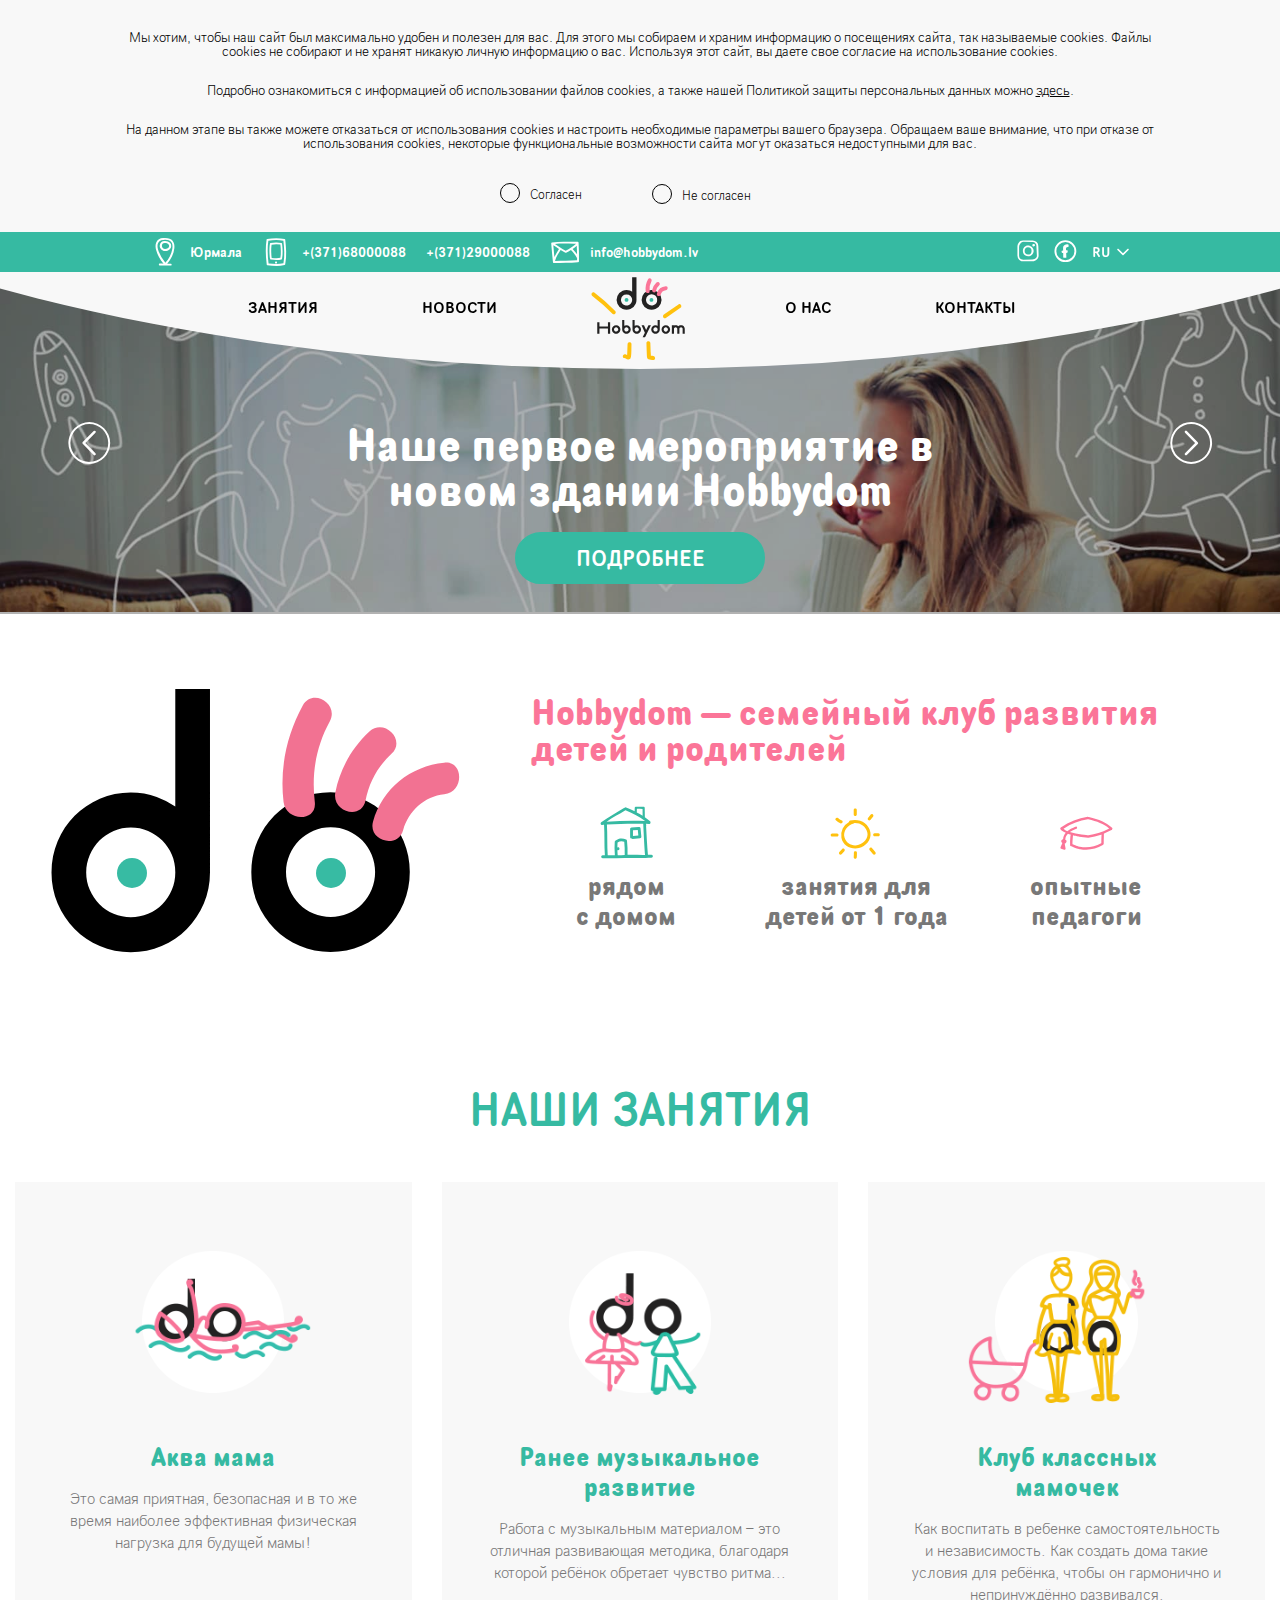
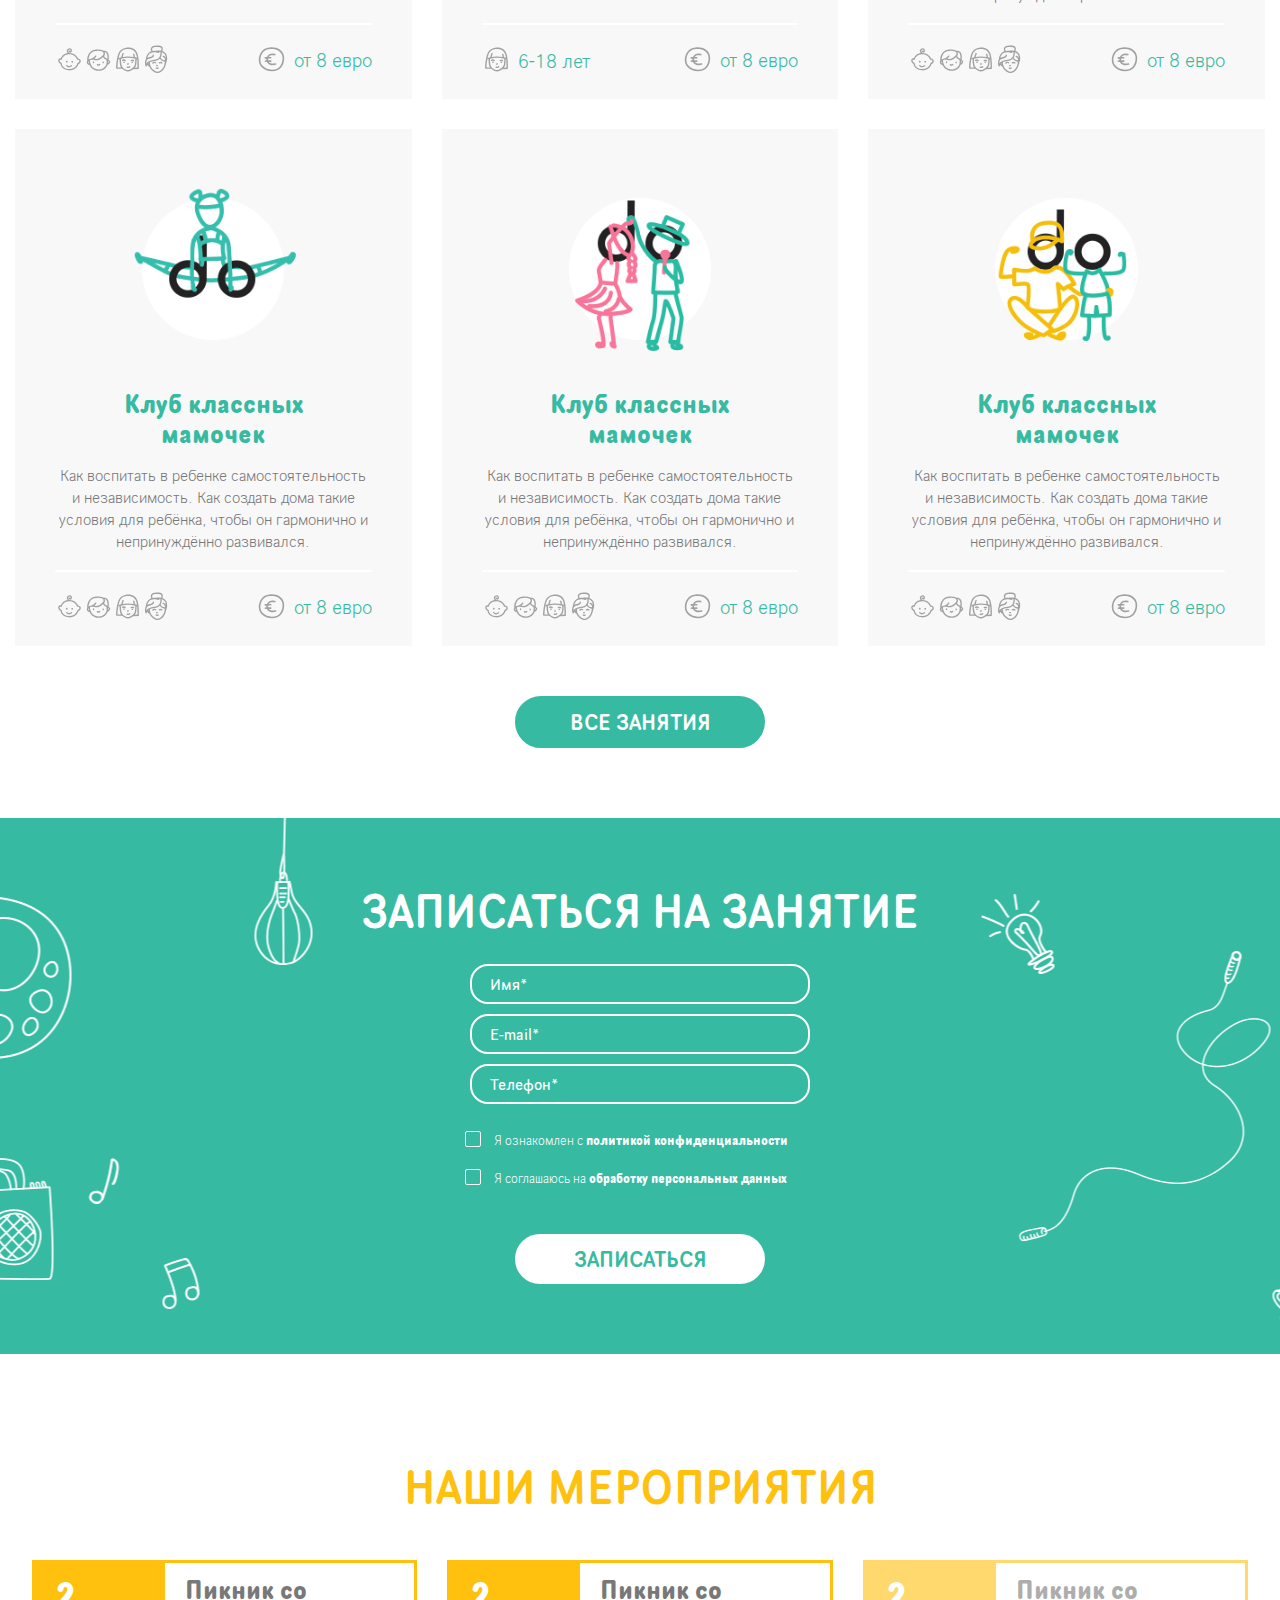
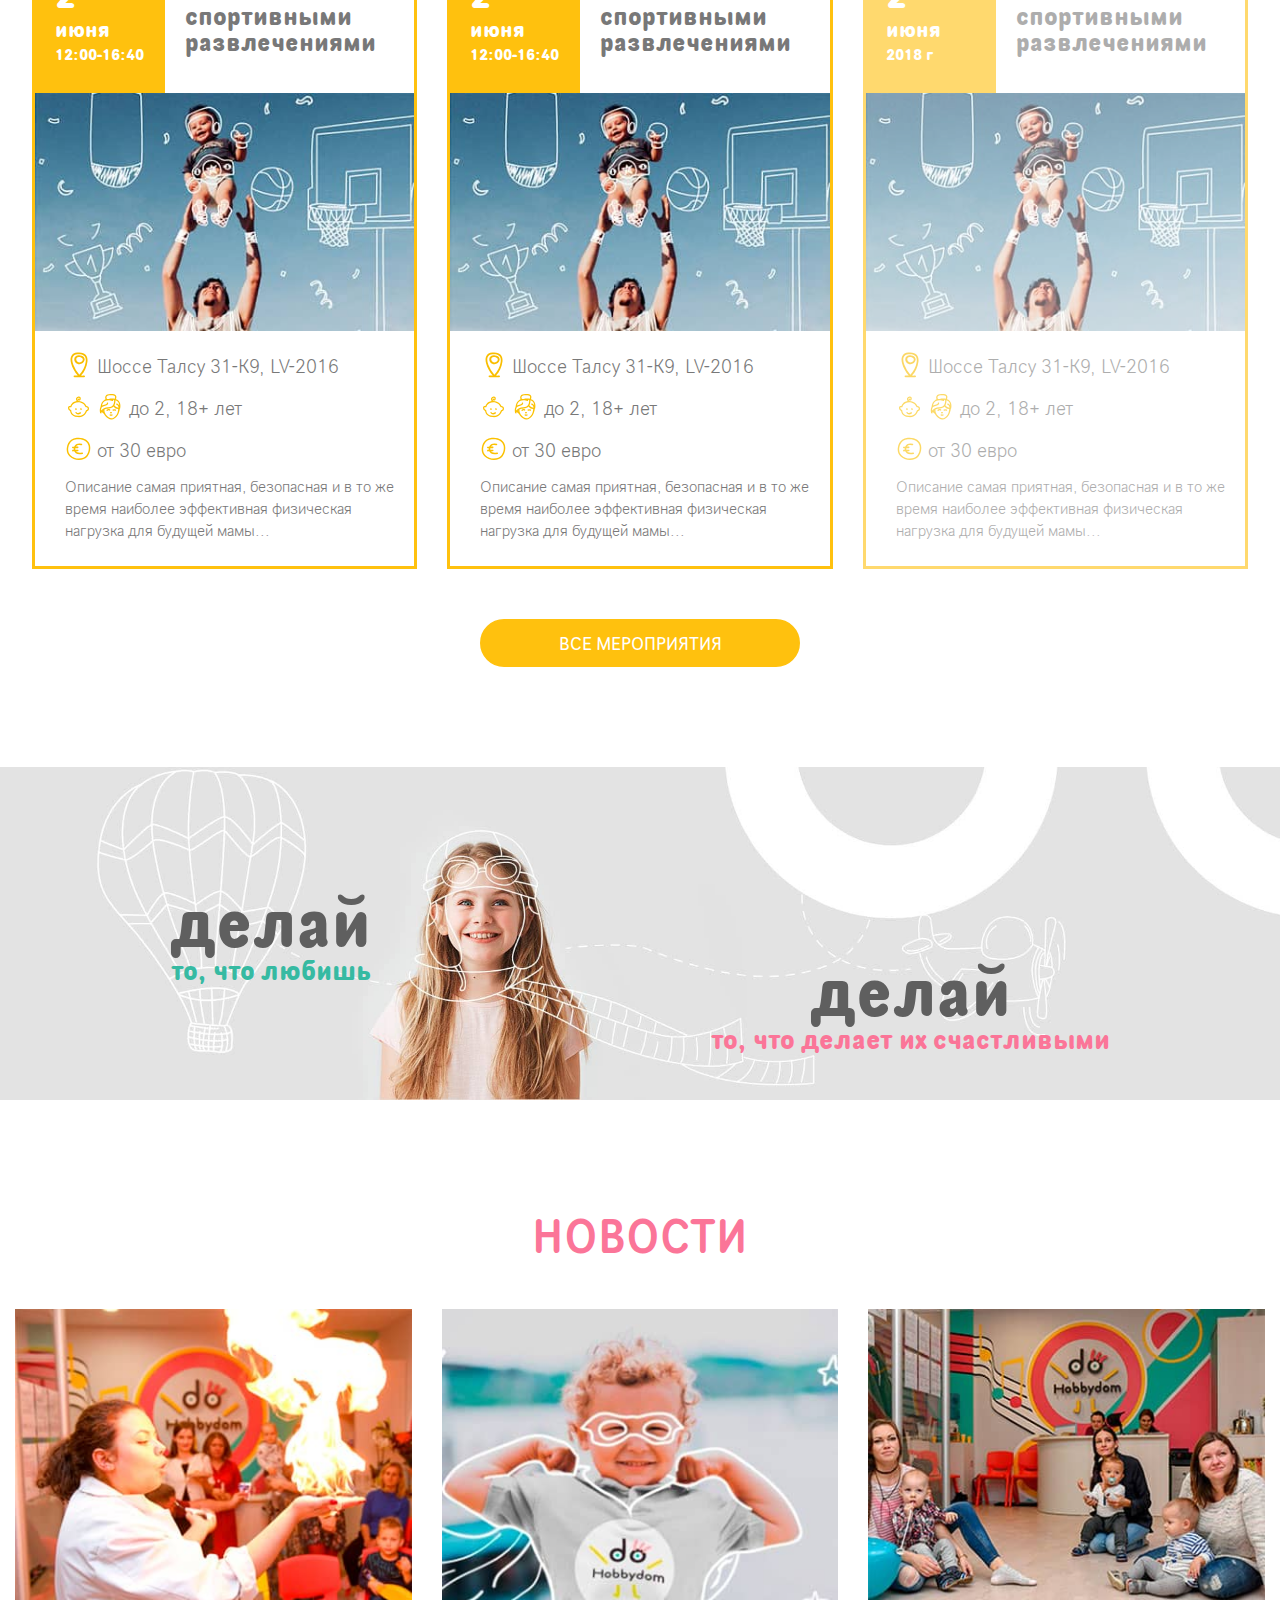
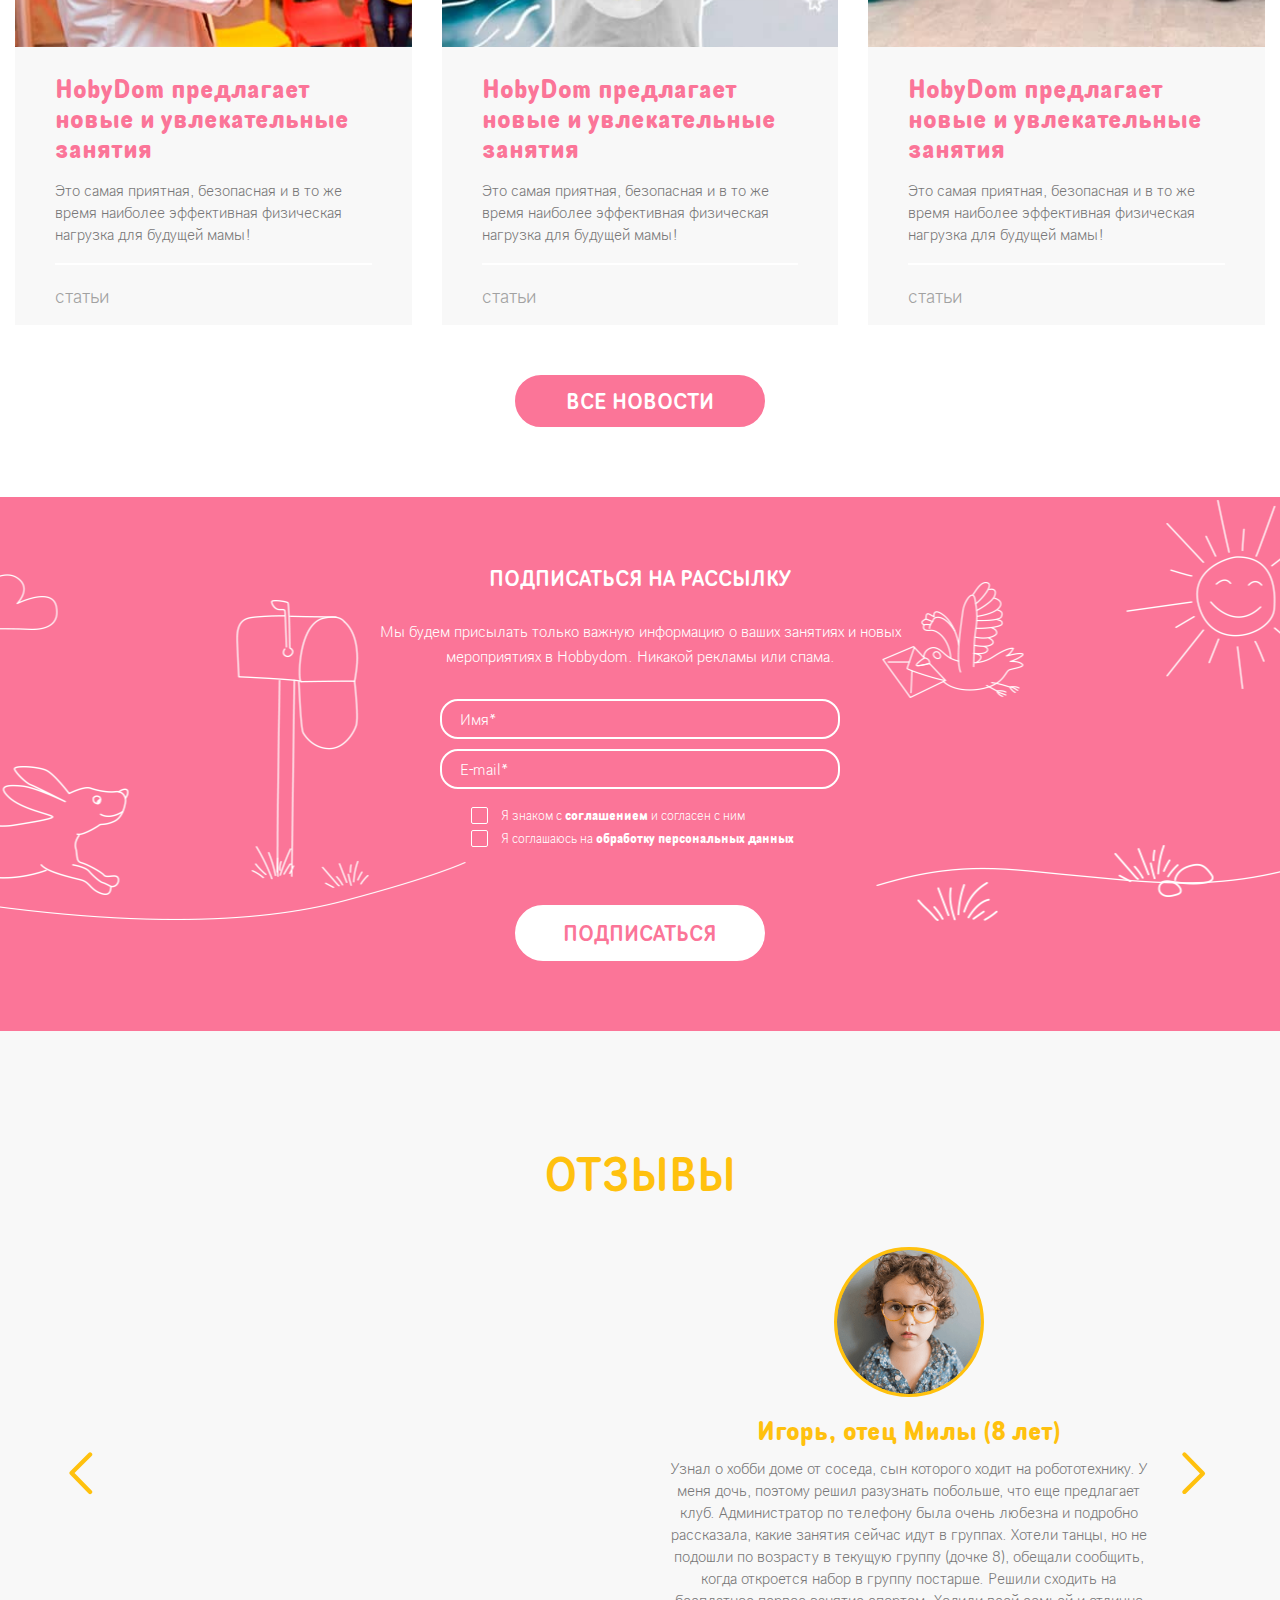
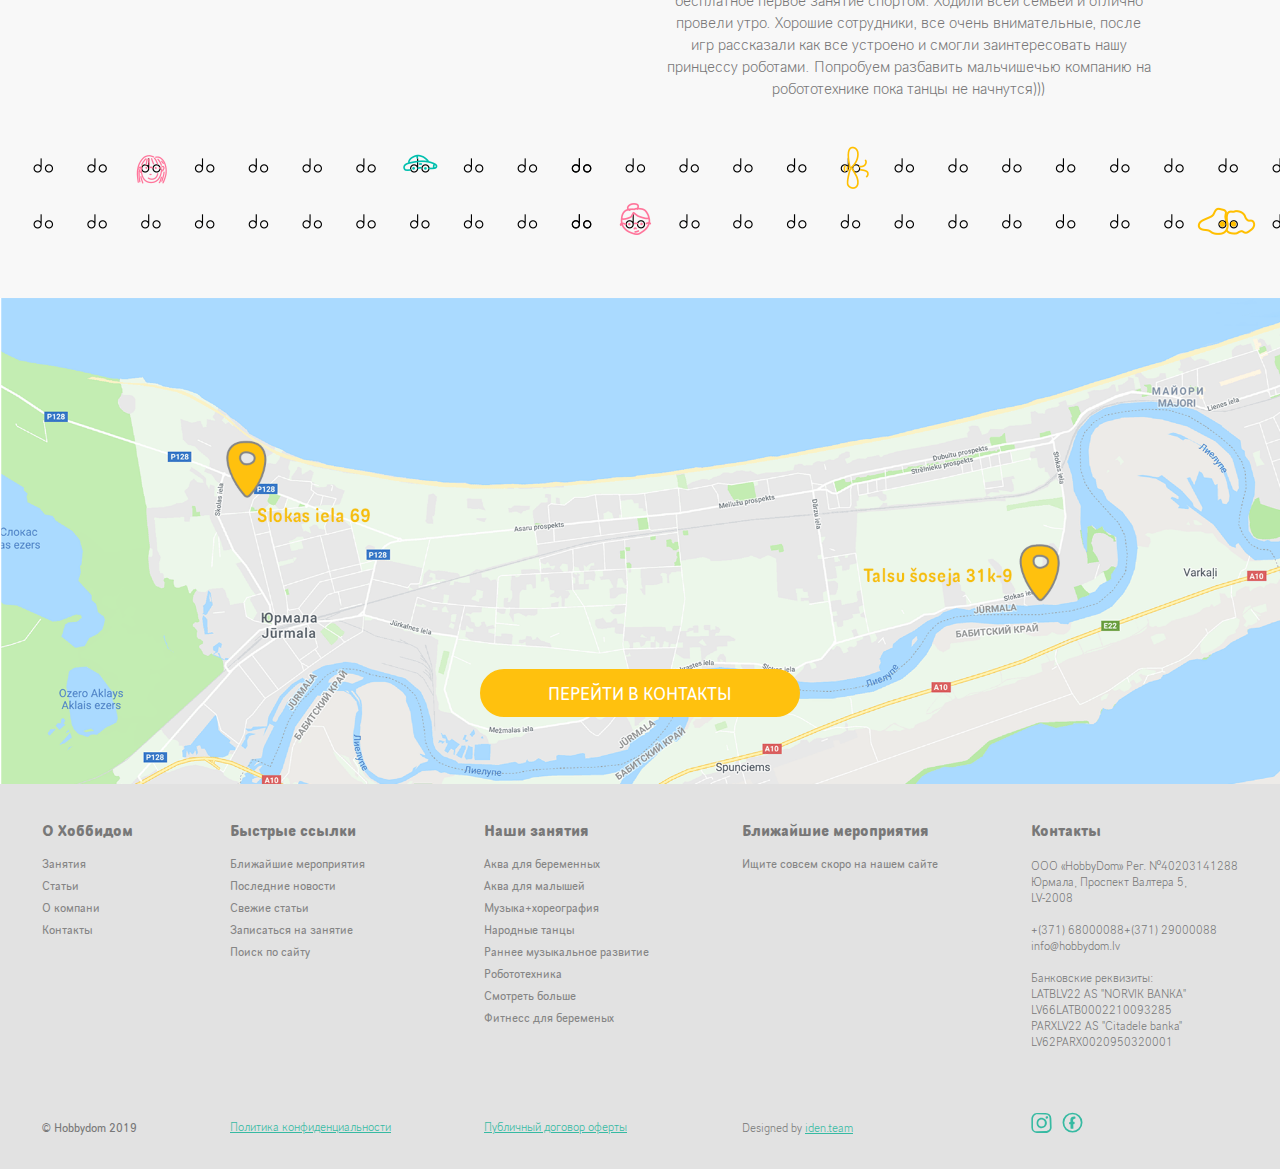
<file: assets/template/index.html>
<!DOCTYPE html>
<html>
<head lang="ru">
    <meta http-equiv="Content-type" content="text/html; charset=utf-8"/>
    <meta http-equiv="X-UA-Compatible" content="ie=edge" />
    <meta name="viewport" content="initial-scale=1.0, width=device-width" />
    <title>Hobbydom</title>

    <link rel="shortcut icon" href="images/favicon.ico">
    <link rel="apple-touch-icon" sizes="180x180" href="images/apple-touch-icon.png">
    <link rel="icon" type="image/png" sizes="32x32" href="images/favicon-32x32.png">
    <link rel="icon" type="image/png" sizes="16x16" href="images/favicon-16x16.png">
    <link rel="mask-icon" href="images/safari-pinned-tab.svg" color="#5bbad5">
    <meta name="msapplication-TileColor" content="#da532c">
    <meta name="theme-color" content="#ffffff">
    <link rel="apple-touch-icon" sizes="180x180" href="images/apple-touch-icon.png">
    <link rel="icon" type="image/png" sizes="32x32" href="images/favicon-32x32.png">
    <link rel="icon" type="image/png" sizes="16x16" href="images/favicon-16x16.png">
    <link rel="mask-icon" href="images/safari-pinned-tab.svg" color="#5bbad5">
    <meta name="msapplication-TileColor" content="#da532c">
    <meta name="theme-color" content="#ffffff">
    <meta property="og:site_name" content="hobbydom">
    <meta property="og:type" content="website">
    <meta property="og:title" content="hobbydom">
    <meta property="og:description" content="семейный клуб развития детей и родителей">
    <meta property="og:image" content="images/sharing_picture.png">
    <meta property="og:image:secure_url" content="images/sharing_picture.png">
    <meta property="og:image:type" content="image/jpeg">
    <meta property="og:image:width" content="1200">
    <meta property="og:image:height" content="630">
<link href="css/main.css" rel="stylesheet"></head>
<body class="main">
<main>
    <header>
        <div class="b__cookies">
            <div class="b__cookies--content">
                <p>Мы хотим, чтобы наш сайт был максимально удобен и полезен для вас.
                    Для этого мы собираем и храним информацию о посещениях сайта, так называемые cookies. Файлы cookies не собирают и не хранят никакую личную информацию о вас. Используя этот сайт, вы даете свое согласие на использование cookies.
                </p><p>
                Подробно ознакомиться с информацией об использовании файлов cookies, а также нашей Политикой защиты персональных данных можно
                <a target="_blank" href="privacy-policy.html">здесь</a>. </p><p>На данном этапе вы также можете отказаться от использования cookies и настроить необходимые параметры вашего браузера. Обращаем ваше внимание, что при отказе от использования cookies, некоторые функциональные возможности сайта могут оказаться недоступными для вас.
            </p>
                <div class="cookies__checkboxes">
                    <form name="cookies-form" role="form" class=" callback_ajax_form">
                        <div class="cookies__checkbox">
                            <button type="submit" class="cookies--accept">Согласен</button>
                        </div>
                    </form>

                    <div class="cookies__checkbox">
                        <input class="cookies-input" type="checkbox" id="turn-off-cookies" required="" name="accept2">
                        <label class="cookies-label" for="turn-off-cookies">Не согласен</label>
                    </div>
                </div>
            </div>
        </div>
        <nav class="b-nav">
            <div class="nav__bottom">
                <div class="nav__wrapper">
                    <div class="nav__top">
                        <div class="nav__top--wrapper">
                            <div class="nav__top--left">
                                <img src="images/location_pin_heder.svg" alt=""><a target="_blank" href="googlemaps">Юрмала</a>
                                <img src="images/phone.svg" alt=""><a href="tel:+(371)68000088">+(371)68000088</a><a href="tel:+(371)68000088">+(371)29000088</a>
                                <img src="images/mail.svg" alt=""><a href="mailto:info@hobbydom.lv">info@hobbydom.lv</a>
                            </div>
                            <div class="nav__top--right">
                                <a target="_blank" href="https://www.instagram.com/hobbydom_latvia/"><img class="nav__top--instagram" src="images/insta_heder.svg" alt=""></a>
                                <a target="_blank" href="https://www.facebook.com/hobbydomlv/"><img class="nav__top--facebook" src="images/fb_heder.svg" alt=""></a>
                                <!--                                <a href="contacts.html">КОНТАКТЫ</a>-->
                                <div class="nav__top--languages">RU
                                    <svg version="1.1" xmlns="http://www.w3.org/2000/svg" width="1024" height="1024" viewBox="0 0 1024 1024">
                                        <title></title>
                                        <g id="icomoon-ignore">
                                        </g>
                                        <path fill="#fff" d="M225.835 414.165l256 256c16.683 16.683 43.691 16.683 60.331 0l256-256c16.683-16.683 16.683-43.691 0-60.331s-43.691-16.683-60.331 0l-225.835 225.835-225.835-225.835c-16.683-16.683-43.691-16.683-60.331 0s-16.683 43.691 0 60.331z"></path>
                                    </svg>

                                    <div class="languages-content">
                                        <a href="#" style="color: #36baa2;">RU</a><a href="#">LV</a>
                                    </div>
                                </div>
                            </div>
                        </div>
                    </div>
                    <nav class="nav">
                        <ul>
                            <li></li>
                            <li><a href="classes.html">Занятия</a></li>
                            <li><a href="news.html">новости</a></li>
                            <!--                            <li><a href="events.html">Мероприятия</a></li>-->
                            <!--                            <li><a href="shedule.html">Расписание</a></li>-->
                            <li class="nav--logo"><a href="index.html"><i><img src="images/logo_big.svg" alt=""></i><svg xmlns="http://www.w3.org/2000/svg" viewBox="0 0 272 130.11"><title>logo_text_svg</title><g id="logo1"><g id="logo_smal1"><polygon class="cls-1" points="44.96 61.8 21.74 61.8 21.74 49.9 15.88 49.9 15.88 81.28 21.74 81.28 21.74 67.13 44.96 67.13 44.96 81.28 50.82 81.28 50.82 49.9 44.96 49.9 44.96 61.8"/><path class="cls-1" d="M73,69.8a5.75,5.75,0,0,1-.45,2.26h0A5.82,5.82,0,0,1,63,73.93,6.14,6.14,0,0,1,61.78,72a5.67,5.67,0,0,1,0-4.5A6.17,6.17,0,0,1,63,65.67a5.85,5.85,0,0,1,1.86-1.25,5.85,5.85,0,0,1,4.51,0,5.77,5.77,0,0,1,3.11,3.12A5.78,5.78,0,0,1,73,69.8m2.33-8.16a11.63,11.63,0,0,0-3.67-2.47,11.77,11.77,0,0,0-9,0,11.51,11.51,0,0,0-6.13,6.13,11.73,11.73,0,0,0,0,9,11.52,11.52,0,0,0,6.13,6.13,11.73,11.73,0,0,0,9,0,11.49,11.49,0,0,0,6.13-6.13,11.73,11.73,0,0,0,0-9,11.6,11.6,0,0,0-2.46-3.66"/><path class="cls-1" d="M92.92,75.22A5.88,5.88,0,0,1,91.06,74a6.16,6.16,0,0,1-1.27-1.88,5.62,5.62,0,0,1-.47-2.3,5.45,5.45,0,0,1,.46-2.23,6.27,6.27,0,0,1,1.27-1.86,5.83,5.83,0,0,1,1.86-1.25,5.86,5.86,0,0,1,4.51,0,5.78,5.78,0,0,1,3.11,3.12,5.92,5.92,0,0,1,0,4.53A5.91,5.91,0,0,1,99.29,74a5.75,5.75,0,0,1-1.86,1.25,5.86,5.86,0,0,1-4.5,0m10.39-13.54a11.59,11.59,0,0,0-3.66-2.47,11.76,11.76,0,0,0-8.3-.26,12,12,0,0,0-2.07,1l0-16h-5.7V69.84a11.37,11.37,0,0,0,.9,4.5,11.49,11.49,0,0,0,6.13,6.13,11.71,11.71,0,0,0,9,0,11.47,11.47,0,0,0,6.13-6.13,11.72,11.72,0,0,0,0-9,11.53,11.53,0,0,0-2.47-3.67"/><path class="cls-1" d="M129,69.84a5.78,5.78,0,0,1-.45,2.26A5.89,5.89,0,0,1,127.3,74a5.76,5.76,0,0,1-1.86,1.25A5.81,5.81,0,0,1,119.07,74a6.16,6.16,0,0,1-1.27-1.88,5.62,5.62,0,0,1-.47-2.3,5.45,5.45,0,0,1,.46-2.23,6.27,6.27,0,0,1,1.27-1.86,5.83,5.83,0,0,1,1.86-1.25,5.86,5.86,0,0,1,4.51,0,5.78,5.78,0,0,1,3.11,3.12,5.77,5.77,0,0,1,.45,2.26m2.33-8.16a11.59,11.59,0,0,0-3.66-2.47,11.76,11.76,0,0,0-8.3-.26,12,12,0,0,0-2.07,1l0-16h-5.7V69.84a11.4,11.4,0,0,0,.9,4.5,11.49,11.49,0,0,0,6.13,6.13,11.71,11.71,0,0,0,9,0,11.49,11.49,0,0,0,6.13-6.13,11.72,11.72,0,0,0,0-9,11.53,11.53,0,0,0-2.47-3.67"/><polygon class="cls-1" points="148.57 71.65 142.74 58.35 136.34 58.35 145.23 78.6 139.18 90.58 145.7 90.58 149.01 84.25 161.49 58.35 154.98 58.35 148.57 71.65"/><path class="cls-1" d="M178.2,65.71a5.86,5.86,0,0,1,1.25,1.85,5.64,5.64,0,0,1,.45,2.24v0a5.8,5.8,0,0,1-.45,2.26A5.81,5.81,0,0,1,170,74a6.11,6.11,0,0,1-1.27-1.87,5.67,5.67,0,0,1,0-4.51A6.12,6.12,0,0,1,170,65.71a5.83,5.83,0,0,1,1.86-1.25,5.86,5.86,0,0,1,4.51,0,5.81,5.81,0,0,1,1.86,1.25m1.7-5.8a12,12,0,0,0-2-1,11.73,11.73,0,0,0-8.28.26,11.52,11.52,0,0,0-6.13,6.13,11.73,11.73,0,0,0,0,9,11.49,11.49,0,0,0,6.13,6.13,11.71,11.71,0,0,0,9,0,11.48,11.48,0,0,0,6.13-6.13,11.45,11.45,0,0,0,.9-4.54V43.9H179.9Z"/><path class="cls-1" d="M207.91,69.8a5.77,5.77,0,0,1-.45,2.26,5.86,5.86,0,0,1-1.25,1.87,5.79,5.79,0,0,1-1.86,1.25,5.85,5.85,0,0,1-4.51,0A5.75,5.75,0,0,1,198,73.93,6.05,6.05,0,0,1,196.72,72a5.66,5.66,0,0,1,0-4.5A6.08,6.08,0,0,1,198,65.67a5.81,5.81,0,0,1,1.86-1.25,5.85,5.85,0,0,1,4.51,0,5.78,5.78,0,0,1,3.11,3.12,5.79,5.79,0,0,1,.45,2.26m2.33-8.16h0a11.53,11.53,0,0,0-18.79,3.66,11.73,11.73,0,0,0,0,9,11.47,11.47,0,0,0,6.13,6.13,11.73,11.73,0,0,0,9,0,11.5,11.5,0,0,0,6.13-6.13,11.73,11.73,0,0,0,0-9,11.62,11.62,0,0,0-2.46-3.66"/><path class="cls-1" d="M252.26,63.46a10.09,10.09,0,0,0-5.93-4.82,10.3,10.3,0,0,0-5.95,0,10.78,10.78,0,0,0-2.67,1.24,10.11,10.11,0,0,0-1.66,1.43,9.28,9.28,0,0,0-1.71-1.44,10,10,0,0,0-2.62-1.24,10.28,10.28,0,0,0-5.95,0,11.29,11.29,0,0,0-1.51.59v-1h-5.69V81.36h5.69v-13a4.25,4.25,0,0,1,.35-1.7,4.55,4.55,0,0,1,1-1.42,4.47,4.47,0,0,1,4.87-1,4.56,4.56,0,0,1,2.39,2.39,4.2,4.2,0,0,1,.35,1.7v13h5.7v-13a4.22,4.22,0,0,1,.35-1.7,4.59,4.59,0,0,1,1-1.42,4.46,4.46,0,0,1,1.44-1,4.41,4.41,0,0,1,3.43,0,4.58,4.58,0,0,1,1.42,1,4.64,4.64,0,0,1,1,1.42,4.27,4.27,0,0,1,.35,1.7v13h5.69v-13a9.91,9.91,0,0,0-1.24-4.87"/></g></g></svg></a></li>

                            <li><a href="about-us.html">О нас</a></li>
                            <!--                            <li><a href="about-us.html">О нас</a></li>-->
                            <li><a href="contacts.html">контакты</a></li>
                            <!--                            <li><a href="contacts.html">Наши цены</a></li>-->
                            <li class="nav--icons nav__search--icon">
                                <!--                                <a href="#" id="search-button"><img class="search-button" src="images/search.svg" alt=""></a>-->
                                <!--                                <a href="#"><img src="images/man.svg" alt=""></a>-->
                            </li>
                        </ul>
                    </nav>
                </div>
                <div class="nav__wrapper--mobile">
                    <div class="nav__mobile--content">
                        <div class="mobile__hamburger--wrapper">
                            <div class="mobile-hamburger"></div>
                        </div>
                        <a href="index.html" class="mobile__menu--logo-wrapper">
                            <svg xmlns="http://www.w3.org/2000/svg" viewBox="0 0 272 130.11"><title>logo_text_svg</title><g id="logo"><g id="logo_smal"><polygon class="cls-1" points="44.96 61.8 21.74 61.8 21.74 49.9 15.88 49.9 15.88 81.28 21.74 81.28 21.74 67.13 44.96 67.13 44.96 81.28 50.82 81.28 50.82 49.9 44.96 49.9 44.96 61.8"/><path class="cls-1" d="M73,69.8a5.75,5.75,0,0,1-.45,2.26h0A5.82,5.82,0,0,1,63,73.93,6.14,6.14,0,0,1,61.78,72a5.67,5.67,0,0,1,0-4.5A6.17,6.17,0,0,1,63,65.67a5.85,5.85,0,0,1,1.86-1.25,5.85,5.85,0,0,1,4.51,0,5.77,5.77,0,0,1,3.11,3.12A5.78,5.78,0,0,1,73,69.8m2.33-8.16a11.63,11.63,0,0,0-3.67-2.47,11.77,11.77,0,0,0-9,0,11.51,11.51,0,0,0-6.13,6.13,11.73,11.73,0,0,0,0,9,11.52,11.52,0,0,0,6.13,6.13,11.73,11.73,0,0,0,9,0,11.49,11.49,0,0,0,6.13-6.13,11.73,11.73,0,0,0,0-9,11.6,11.6,0,0,0-2.46-3.66"/><path class="cls-1" d="M92.92,75.22A5.88,5.88,0,0,1,91.06,74a6.16,6.16,0,0,1-1.27-1.88,5.62,5.62,0,0,1-.47-2.3,5.45,5.45,0,0,1,.46-2.23,6.27,6.27,0,0,1,1.27-1.86,5.83,5.83,0,0,1,1.86-1.25,5.86,5.86,0,0,1,4.51,0,5.78,5.78,0,0,1,3.11,3.12,5.92,5.92,0,0,1,0,4.53A5.91,5.91,0,0,1,99.29,74a5.75,5.75,0,0,1-1.86,1.25,5.86,5.86,0,0,1-4.5,0m10.39-13.54a11.59,11.59,0,0,0-3.66-2.47,11.76,11.76,0,0,0-8.3-.26,12,12,0,0,0-2.07,1l0-16h-5.7V69.84a11.37,11.37,0,0,0,.9,4.5,11.49,11.49,0,0,0,6.13,6.13,11.71,11.71,0,0,0,9,0,11.47,11.47,0,0,0,6.13-6.13,11.72,11.72,0,0,0,0-9,11.53,11.53,0,0,0-2.47-3.67"/><path class="cls-1" d="M129,69.84a5.78,5.78,0,0,1-.45,2.26A5.89,5.89,0,0,1,127.3,74a5.76,5.76,0,0,1-1.86,1.25A5.81,5.81,0,0,1,119.07,74a6.16,6.16,0,0,1-1.27-1.88,5.62,5.62,0,0,1-.47-2.3,5.45,5.45,0,0,1,.46-2.23,6.27,6.27,0,0,1,1.27-1.86,5.83,5.83,0,0,1,1.86-1.25,5.86,5.86,0,0,1,4.51,0,5.78,5.78,0,0,1,3.11,3.12,5.77,5.77,0,0,1,.45,2.26m2.33-8.16a11.59,11.59,0,0,0-3.66-2.47,11.76,11.76,0,0,0-8.3-.26,12,12,0,0,0-2.07,1l0-16h-5.7V69.84a11.4,11.4,0,0,0,.9,4.5,11.49,11.49,0,0,0,6.13,6.13,11.71,11.71,0,0,0,9,0,11.49,11.49,0,0,0,6.13-6.13,11.72,11.72,0,0,0,0-9,11.53,11.53,0,0,0-2.47-3.67"/><polygon class="cls-1" points="148.57 71.65 142.74 58.35 136.34 58.35 145.23 78.6 139.18 90.58 145.7 90.58 149.01 84.25 161.49 58.35 154.98 58.35 148.57 71.65"/><path class="cls-1" d="M178.2,65.71a5.86,5.86,0,0,1,1.25,1.85,5.64,5.64,0,0,1,.45,2.24v0a5.8,5.8,0,0,1-.45,2.26A5.81,5.81,0,0,1,170,74a6.11,6.11,0,0,1-1.27-1.87,5.67,5.67,0,0,1,0-4.51A6.12,6.12,0,0,1,170,65.71a5.83,5.83,0,0,1,1.86-1.25,5.86,5.86,0,0,1,4.51,0,5.81,5.81,0,0,1,1.86,1.25m1.7-5.8a12,12,0,0,0-2-1,11.73,11.73,0,0,0-8.28.26,11.52,11.52,0,0,0-6.13,6.13,11.73,11.73,0,0,0,0,9,11.49,11.49,0,0,0,6.13,6.13,11.71,11.71,0,0,0,9,0,11.48,11.48,0,0,0,6.13-6.13,11.45,11.45,0,0,0,.9-4.54V43.9H179.9Z"/><path class="cls-1" d="M207.91,69.8a5.77,5.77,0,0,1-.45,2.26,5.86,5.86,0,0,1-1.25,1.87,5.79,5.79,0,0,1-1.86,1.25,5.85,5.85,0,0,1-4.51,0A5.75,5.75,0,0,1,198,73.93,6.05,6.05,0,0,1,196.72,72a5.66,5.66,0,0,1,0-4.5A6.08,6.08,0,0,1,198,65.67a5.81,5.81,0,0,1,1.86-1.25,5.85,5.85,0,0,1,4.51,0,5.78,5.78,0,0,1,3.11,3.12,5.79,5.79,0,0,1,.45,2.26m2.33-8.16h0a11.53,11.53,0,0,0-18.79,3.66,11.73,11.73,0,0,0,0,9,11.47,11.47,0,0,0,6.13,6.13,11.73,11.73,0,0,0,9,0,11.5,11.5,0,0,0,6.13-6.13,11.73,11.73,0,0,0,0-9,11.62,11.62,0,0,0-2.46-3.66"/><path class="cls-1" d="M252.26,63.46a10.09,10.09,0,0,0-5.93-4.82,10.3,10.3,0,0,0-5.95,0,10.78,10.78,0,0,0-2.67,1.24,10.11,10.11,0,0,0-1.66,1.43,9.28,9.28,0,0,0-1.71-1.44,10,10,0,0,0-2.62-1.24,10.28,10.28,0,0,0-5.95,0,11.29,11.29,0,0,0-1.51.59v-1h-5.69V81.36h5.69v-13a4.25,4.25,0,0,1,.35-1.7,4.55,4.55,0,0,1,1-1.42,4.47,4.47,0,0,1,4.87-1,4.56,4.56,0,0,1,2.39,2.39,4.2,4.2,0,0,1,.35,1.7v13h5.7v-13a4.22,4.22,0,0,1,.35-1.7,4.59,4.59,0,0,1,1-1.42,4.46,4.46,0,0,1,1.44-1,4.41,4.41,0,0,1,3.43,0,4.58,4.58,0,0,1,1.42,1,4.64,4.64,0,0,1,1,1.42,4.27,4.27,0,0,1,.35,1.7v13h5.69v-13a9.91,9.91,0,0,0-1.24-4.87"/></g></g></svg>
                            <img class="mobile__menu--img-logo" src="images/logo_big.svg" alt="">
                        </a>
                        <div class="mobile__language-picker">RU
                            <svg version="1.1" xmlns="http://www.w3.org/2000/svg" width="1024" height="1024" viewBox="0 0 1024 1024">
                                <title></title>
                                <g id="icomoon-ignore1">
                                </g>
                                <path fill="#36baa5" d="M225.835 414.165l256 256c16.683 16.683 43.691 16.683 60.331 0l256-256c16.683-16.683 16.683-43.691 0-60.331s-43.691-16.683-60.331 0l-225.835 225.835-225.835-225.835c-16.683-16.683-43.691-16.683-60.331 0s-16.683 43.691 0 60.331z"></path>
                            </svg>
                            <div class="mobile--languages-content">
                                <a href="#" style="color: #36baa2;">RU</a><a href="#">LV</a>
                            </div>
                        </div>

                    </div>
                    <div class="mobile-menu">
                        <div class="mobile-menu-top">
                            <ul>
                                <li><a href="classes.html">занятия</a></li>
                                <!--                                <li><a href="events.html">мероприятия</a></li>-->
                                <!--                                <li><a href="shedule.html">расписание</a></li>-->
                                <li><a href="news.html">новости</a></li>
                                <!--                                <li><a href="#">наши цены</a></li>-->
                                <li><a href="about-us.html">о нас</a></li>
                                <li><a href="contacts.html">контакты</a></li>
                                <li><a target="_blank" class="mobile-menu--icons" href="https://www.facebook.com/hobbydomlv/"><img src="images/fb_footer.svg" alt=""><span>facebook</span></a></li>

                                <!--                                <li class="nav&#45;&#45;icons">-->
                                <!--                                    <a href="#">-->
                                <!--&lt;!&ndash;                                        <svg xmlns="http://www.w3.org/2000/svg" id="Layer_1" data-name="Layer 1" viewBox="0 0 200 200"><defs><style>.cls-1{fill:#36baa2}</style></defs><path class="cls-1" d="M86 27.08A42.9 42.9 0 1 0 128.87 70 42.95 42.95 0 0 0 86 27.08zm0 73.45A30.55 30.55 0 1 1 116.54 70 30.59 30.59 0 0 1 86 100.53zm0 0"/><path class="cls-1" d="M133.82 115.17a65.65 65.65 0 0 0 18-45.24c0-10.91-4.54-23-6.49-27.73-9.6-23.15-31.59-37-58.81-37a86.16 86.16 0 0 0-29.82 5.47c-26 9.68-37 38.41-36.31 62.57.9 33.91 30.91 62.55 65.52 62.55a65.49 65.49 0 0 0 23.42-4.32c6.37 13.54 13.14 26.91 20.12 40.13 3.42 6.49 6.07 14.26 10.31 20.25 6.9 9.71 29-4.35 35.18-9.47a.39.39 0 0 0 .08-.08c2.74-.9 4.75-3.81 2.64-6.83-14.21-20.43-30.26-39.52-43.89-60.34zm-101-42.22c-.53-19.77 8-43.12 28.28-50.68a73.8 73.8 0 0 1 25.51-4.69c22.39 0 39.66 10.7 47.41 29.36 3.48 8.38 5.55 17 5.55 23A53.62 53.62 0 0 1 86 123.49c-28.1 0-52.46-23.14-53.19-50.54zm85.45 54.42a68.26 68.26 0 0 0 8.27-5.51c5.7 8.58 11.77 16.89 18 25.13a141.27 141.27 0 0 0-12.26 8.52c-4.76-9.32-9.47-18.67-14-28.13zm29 57.58c-3.41-6.86-6.9-13.68-10.41-20.5a128.08 128.08 0 0 1 13.67-9.51c5.44 7.19 10.88 14.38 16.11 21.72a43.8 43.8 0 0 1-19.37 8.29zm0 0"/></svg>&ndash;&gt;-->
                                <!--                                        <p>поиск</p>-->
                                <!--                                    </a>-->
                                <!--                                    <a href="#">-->
                                <!--&lt;!&ndash;                                        <svg xmlns="http://www.w3.org/2000/svg" id="Layer_1" data-name="Layer 1" viewBox="0 0 200 200"><defs><style>.cls-1{fill:#36baa2}</style></defs><path class="cls-1" d="M69.69 73a39.62 39.62 0 0 0 22.93 7.6c10.48 0 20.78-4.4 29-12.38 2.19-2.11 4.44-4.56 5.06-5.31a6 6 0 0 0 .82-1.23c7.93-15 6.59-30.48-3.66-42.54-2-2.31-4.39-5.09-5.3-6a6.66 6.66 0 0 0-1.6-1.14 46.56 46.56 0 0 0-21.4-5.5c-9.77 0-19.18 3.45-27.94 10.24a5.56 5.56 0 0 0-1.14 1.11c-.6.76-2.59 3.48-4.43 6.18-11.77 17.29-8.62 37.4 7.66 48.97zm6-45.66a7.55 7.55 0 0 0 .53-.65 20.4 20.4 0 0 1 6-4.39 28.61 28.61 0 0 1 12.92-3.08 30.71 30.71 0 0 1 7.92 1.06 25.16 25.16 0 0 1 10.28 6.35c6.05 6.78 8 14.67 5.55 22.8A22.88 22.88 0 0 1 116 55.6l-.09.1c-5.53 7.43-13.36 11.52-22 11.52-10.61 0-20.67-6.16-24.47-15-2.02-4.68-3.9-14.22 6.27-24.92zM169.73 142l-.28-8.63c-.08-2.27-.13-4.53-.18-6.8v-3.46l-.09-2.52c0-1.39-.1-2.79-.17-4.19 0-.22 0-.44-.05-.66s0-.39 0-.58v-.74l-.07-1.06c-.06-.91-.12-1.81-.21-2.71 0-.22 0-.43-.07-.65s0-.38-.06-.58a51.19 51.19 0 0 0-.94-6c-.09-.39-.2-.77-.31-1.15l-.1-.34a26.21 26.21 0 0 0-1.34-3.81 19.3 19.3 0 0 0-2.75-4.43 17.49 17.49 0 0 0-2.25-2.13c-.42-.35-.86-.69-1.33-1s-.87-.58-1.32-.84A28.29 28.29 0 0 0 155.1 88a27.08 27.08 0 0 0-4.92-1.72 20 20 0 0 0-3.55-.61c-1.46-.1-2.9-.14-4.25-.16h-2.52c-1.56 0-3.12 0-4.69.06l-2.51.06c-1.83 0-4 .08-6.16.07l-10.8-.11q-5.37-.08-10.71-.11c-12.92-.12-28.15-.15-43.13.52-8.63.39-16.5 1-24.06 1.77a6 6 0 0 0-2.32.25 26.5 26.5 0 0 0-16.58 14.25 7.84 7.84 0 0 0-.58 2 5.91 5.91 0 0 0-.57 2.47q-.12 6.23-.27 12.46c-.44 18.84-.89 38.32.28 57.5a5.74 5.74 0 0 0 3.06 4.88 5.31 5.31 0 0 0 3.61 1.32c9 0 17.77 0 26.61-.42v7.34a5.9 5.9 0 0 0 .6 2.63 5.18 5.18 0 0 0 5.09 3.55c13 0 26.25.15 39 .28s26.11.27 39.16.28a5.17 5.17 0 0 0 4.66-2.62 6.17 6.17 0 0 0 .06-5.78v-2c7.13-.34 14.17-.39 21.35-.4a5.38 5.38 0 0 0 3.12-.93 6.25 6.25 0 0 0 4.58-1.42 5.49 5.49 0 0 0 1.86-4.31c.03-12.42-.39-24.99-.79-37.1zm-43.93-11.61c.78 14 1.75 39.13 2 54.92-10.58 0-21.31-.15-31.7-.25-10.88-.11-22.12-.22-33.2-.26 0-6.91-.11-15.5-.18-24.1-.09-10.81-.19-22-.2-29.56a5.46 5.46 0 0 0-2.76-4.94 6.56 6.56 0 0 0-6.37 0 5.45 5.45 0 0 0-2.73 4.93c0 7.08.1 17 .19 27.41 0 4.3.07 8.62.11 12.77-7.62.32-15.11.39-21.58.41-.85-17.78-.42-35.86 0-53.35q.13-5.5.25-11a14.74 14.74 0 0 1 8.66-7.73c12.4-1.3 25.56-2 41.41-2.24 8.26-.13 16.49-.1 26.29 0l8.75.09 6.77.07h20.96a26.39 26.39 0 0 1 5.25.49 10.06 10.06 0 0 1 5.1 2.57 10.71 10.71 0 0 1 1.85 2.4 11.07 11.07 0 0 1 .71 1.48c.14.37.26.75.36 1.13s.2.8.28 1.19a25.27 25.27 0 0 1 .37 3.26v.59l.17 2.66v.67l.12 2c.08 1.33.16 2.67.25 4l.11 1.81c.08 1.28.16 2.56.22 3.8a1.67 1.67 0 0 0 0 .21c.46 9.57.83 20 1.11 31.85.12 5 .2 10.42.23 17-6.15 0-12.68.09-19.25.4-.37-14.21-1.1-32.81-1.76-44.7a5.8 5.8 0 0 0-3.21-5 6.54 6.54 0 0 0-6.34.26 5.19 5.19 0 0 0-2.24 4.76z"/><path class="cls-1" d="M69.78 72.72a39.48 39.48 0 0 0 22.85 7.57c10.44 0 20.7-4.38 28.9-12.33 2.18-2.11 4.42-4.54 5-5.29a5.93 5.93 0 0 0 .82-1.22c7.9-14.92 6.57-30.37-3.64-42.38-2-2.3-4.38-5.07-5.28-5.93a6.63 6.63 0 0 0-1.57-1.14 46.39 46.39 0 0 0-21.32-5.48c-9.73 0-19.11 3.44-27.84 10.2a5.54 5.54 0 0 0-1.14 1.11C66 18.59 64 21.3 62.15 24c-11.73 17.19-8.6 37.23 7.63 48.72zm6-45.5a7.53 7.53 0 0 0 .53-.65 20.33 20.33 0 0 1 5.94-4.37 28.5 28.5 0 0 1 12.88-3.07 30.59 30.59 0 0 1 7.87 1.05 25.07 25.07 0 0 1 10.24 6.33c6 6.76 7.94 14.61 5.53 22.72a22.8 22.8 0 0 1-2.83 6.2l-.09.1c-5.51 7.4-13.31 11.48-22 11.48-10.57 0-20.6-6.13-24.38-14.92-1.95-4.7-3.83-14.16 6.3-24.87zm93.68 114.25l-.28-8.6a509.8 509.8 0 0 1-.18-6.77v-3.45l-.09-2.51c0-1.38-.1-2.78-.17-4.18 0-.22 0-.44-.05-.66s0-.39 0-.58v-.73l-.07-1.05c-.06-.9-.12-1.81-.21-2.7 0-.22 0-.43-.07-.65s0-.38-.06-.57a51 51 0 0 0-.93-6c-.09-.39-.2-.77-.31-1.15l-.1-.34a26.12 26.12 0 0 0-1.34-3.79 19.23 19.23 0 0 0-2.74-4.42 17.43 17.43 0 0 0-2.24-2.12c-.42-.34-.85-.69-1.32-1s-.87-.58-1.31-.84a28.18 28.18 0 0 0-2.92-1.56A27 27 0 0 0 150 86a19.93 19.93 0 0 0-3.54-.6c-1.45-.1-2.89-.14-4.24-.16h-2.51c-1.56 0-3.11 0-4.67.06l-2.5.06c-1.83 0-4 .08-6.14.07l-10.76-.11q-5.35-.08-10.67-.11c-12.87-.12-28-.15-43 .52-8.6.39-16.44 1-24 1.76a6 6 0 0 0-2.31.25 26.4 26.4 0 0 0-16.51 14.16 7.81 7.81 0 0 0-.58 2 5.88 5.88 0 0 0-.57 2.46q-.12 6.21-.27 12.41c-.44 18.77-.89 38.18.28 57.29a5.72 5.72 0 0 0 3 4.87 5.3 5.3 0 0 0 3.6 1.32c8.94 0 17.71 0 26.51-.41v7.31a5.88 5.88 0 0 0 .59 2.62 5.16 5.16 0 0 0 5.06 3.47c13 0 26.15.15 38.9.28s26 .27 39 .28a5.16 5.16 0 0 0 4.64-2.61 6.15 6.15 0 0 0 .06-5.76v-2c7.1-.34 14.12-.39 21.27-.4a5.36 5.36 0 0 0 3.11-.93 6.23 6.23 0 0 0 4.56-1.42 5.47 5.47 0 0 0 1.85-4.3c.11-12.29-.31-24.81-.7-36.91zm-43.77-11.53c.78 14 1.75 39 2 54.72-10.54 0-21.23-.15-31.59-.25-10.84-.11-22-.22-33.08-.26 0-6.89-.11-15.44-.18-24-.09-10.77-.19-21.91-.2-29.46a5.44 5.44 0 0 0-2.75-4.92 6.54 6.54 0 0 0-6.35 0 5.43 5.43 0 0 0-2.72 4.92c0 7.05.1 16.89.19 27.31 0 4.28.07 8.59.11 12.73-7.59.32-15.06.39-21.5.41-.84-17.71-.42-35.73 0-53.16q.13-5.48.24-11a14.69 14.69 0 0 1 8.63-7.7c12.35-1.3 25.47-2 41.26-2.23 8.23-.13 16.43-.1 26.19 0l8.72.09 6.75.07h20.88a26.3 26.3 0 0 1 5.23.49 10 10 0 0 1 5.09 2.56 10.67 10.67 0 0 1 1.85 2.39 11 11 0 0 1 .71 1.48c.14.37.26.75.36 1.12s.2.79.28 1.18a25.18 25.18 0 0 1 .37 3.25v.59l.17 2.65v.67l.12 2c.08 1.33.16 2.66.25 4l.11 1.81c.08 1.28.15 2.55.22 3.79a1.66 1.66 0 0 0 0 .21c.46 9.54.82 19.92 1.11 31.74.12 5 .2 10.38.23 16.93-6.12 0-12.63.09-19.18.4-.37-14.16-1.1-32.69-1.76-44.54a5.78 5.78 0 0 0-3.2-5 6.52 6.52 0 0 0-6.32.26 5.17 5.17 0 0 0-2.24 4.75z"/><path class="cls-1" d="M69.93 72.28a39.22 39.22 0 0 0 22.7 7.52c10.37 0 20.57-4.35 28.71-12.25 2.17-2.09 4.39-4.51 5-5.26a5.89 5.89 0 0 0 .82-1.22C135 46.26 133.7 30.91 123.55 19c-1.95-2.29-4.35-5-5.24-5.89a6.59 6.59 0 0 0-1.6-1.13 46.09 46.09 0 0 0-21.18-5.46c-9.67 0-19 3.41-27.65 10.14a5.5 5.5 0 0 0-1.13 1.1c-.59.75-2.56 3.44-4.38 6.12C50.7 41 53.82 60.87 69.93 72.28zm6-45.2a7.48 7.48 0 0 0 .53-.64 20.19 20.19 0 0 1 5.91-4.35 28.32 28.32 0 0 1 12.79-3 30.39 30.39 0 0 1 7.84 1 24.91 24.91 0 0 1 10.17 6.28c6 6.71 7.89 14.52 5.49 22.57a22.65 22.65 0 0 1-2.81 6.16l-.09.1c-5.48 7.36-13.23 11.41-21.82 11.41-10.5 0-20.46-6.09-24.22-14.82-2.03-4.66-3.9-14.07 6.17-24.7zM169 140.58l-.28-8.54c-.08-2.24-.13-4.48-.18-6.73v-3.42l-.09-2.49c0-1.38-.1-2.76-.17-4.15 0-.22 0-.44-.05-.66s0-.39 0-.57v-.73l-.07-1c-.06-.9-.12-1.79-.21-2.68 0-.21 0-.43-.07-.64s0-.37-.06-.57a50.67 50.67 0 0 0-.93-6c-.09-.39-.19-.76-.3-1.14l-.1-.34a26 26 0 0 0-1.33-3.77 19.1 19.1 0 0 0-2.72-4.39 17.32 17.32 0 0 0-2.44-2.13c-.42-.34-.85-.68-1.31-1s-.87-.58-1.3-.84a28 28 0 0 0-2.9-1.55 26.81 26.81 0 0 0-4.87-1.7 19.8 19.8 0 0 0-3.52-.6c-1.44-.1-2.87-.14-4.21-.16h-2.5c-1.55 0-3.09 0-4.64.06l-2.48.06c-1.81 0-4 .08-6.1.07l-10.69-.11q-5.32-.07-10.6-.11c-12.79-.12-27.86-.15-42.69.51-8.54.39-16.33 1-23.82 1.75a5.91 5.91 0 0 0-2.3.24 26.23 26.23 0 0 0-16.4 14.06 7.76 7.76 0 0 0-.58 2 5.85 5.85 0 0 0-.56 2.45q-.12 6.17-.27 12.33c-.43 18.65-.88 37.93.27 56.91a5.69 5.69 0 0 0 3 4.83 5.26 5.26 0 0 0 3.58 1.31c8.89 0 17.59 0 26.34-.41v7.26a5.84 5.84 0 0 0 .59 2.6 5.12 5.12 0 0 0 5 3.45c12.88 0 26 .15 38.65.28s25.84.27 38.76.28a5.12 5.12 0 0 0 4.61-2.59 6.11 6.11 0 0 0 .06-5.73v-1.95c7.05-.34 14-.38 21.13-.39a5.32 5.32 0 0 0 3.09-.92 6.19 6.19 0 0 0 4.53-1.41 5.43 5.43 0 0 0 1.84-4.27c.06-12.29-.35-24.73-.71-36.76zm-43.48-11.45c.78 13.89 1.74 38.73 2 54.37-10.47 0-21.1-.15-31.38-.25-10.77-.11-21.9-.21-32.86-.25 0-6.84-.11-15.34-.18-23.86-.09-10.7-.19-21.77-.2-29.26a5.41 5.41 0 0 0-2.81-4.88 6.5 6.5 0 0 0-6.31 0 5.39 5.39 0 0 0-2.7 4.88c0 7 .1 16.78.19 27.13 0 4.25.07 8.53.1 12.64-7.54.32-15 .39-21.36.4-.84-17.6-.42-35.49 0-52.81q.13-5.45.24-10.9a14.59 14.59 0 0 1 8.57-7.65c12.27-1.29 25.3-2 41-2.21 8.18-.13 16.32-.1 26 0l8.66.09 6.7.07h20.75a26.12 26.12 0 0 1 5.2.48 10 10 0 0 1 5.05 2.54A10.6 10.6 0 0 1 154 102a11 11 0 0 1 .7 1.47c.14.37.26.74.36 1.12s.2.79.27 1.18a25 25 0 0 1 .36 3.22v.59l.16 2.63v.66l.12 2c.08 1.32.16 2.64.25 4l.11 1.79c.08 1.27.15 2.54.22 3.76a1.65 1.65 0 0 0 0 .21c.46 9.48.82 19.79 1.1 31.53.12 4.94.19 10.31.22 16.82-6.08 0-12.55.08-19.05.4-.36-14.06-1.09-32.48-1.74-44.25a5.74 5.74 0 0 0-3.18-4.94 6.47 6.47 0 0 0-6.28.25 5.14 5.14 0 0 0-2.14 4.69z"/><path class="cls-1" d="M70.09 71.85a39 39 0 0 0 22.55 7.47c10.3 0 20.43-4.32 28.53-12.17 2.15-2.08 4.36-4.48 5-5.22a5.85 5.85 0 0 0 .81-1.21c7.8-14.73 6.48-30-3.6-41.83-1.93-2.27-4.32-5-5.21-5.85a6.55 6.55 0 0 0-1.59-1.12 45.79 45.79 0 0 0-21-5.4c-9.67 0-18.92 3.39-27.58 10.07a5.47 5.47 0 0 0-1.13 1.1c-.59.75-2.54 3.42-4.35 6.08C51 40.74 54.08 60.52 70.09 71.85zM76 27a7.43 7.43 0 0 0 .52-.64A20.06 20.06 0 0 1 82.41 22a28.13 28.13 0 0 1 12.71-3 30.19 30.19 0 0 1 7.79 1A24.75 24.75 0 0 1 113 26.24c6 6.67 7.84 14.42 5.46 22.42a22.5 22.5 0 0 1-2.79 6.12l-.09.1c-5.44 7.31-13.14 11.33-21.67 11.33-10.43 0-20.33-6.05-24.06-14.72C67.86 46.86 66 37.52 76 27zm92.47 112.7l-.28-8.49c-.08-2.23-.13-4.45-.17-6.69v-3.4l-.09-2.47c0-1.37-.1-2.75-.17-4.12 0-.22 0-.43-.05-.65s0-.39 0-.57v-.72l-.07-1c-.06-.89-.12-1.78-.21-2.66 0-.21 0-.43-.07-.64s0-.37-.06-.57a50.33 50.33 0 0 0-.92-5.94c-.09-.38-.19-.76-.3-1.13l-.1-.33a25.77 25.77 0 0 0-1.32-3.74 19 19 0 0 0-2.7-4.36 17.2 17.2 0 0 0-2.21-2.1c-.41-.34-.84-.68-1.31-1s-.86-.57-1.29-.83a27.81 27.81 0 0 0-2.88-1.54 26.63 26.63 0 0 0-5.03-1.75 19.67 19.67 0 0 0-3.5-.6c-1.44-.1-2.85-.14-4.18-.16h-2.48c-1.54 0-3.07 0-4.61.06l-2.46.06c-1.8 0-3.93.08-6.06.07l-10.62-.11q-5.28-.07-10.53-.11c-12.7-.12-27.68-.15-42.41.51-8.48.39-16.23 1-23.66 1.74a5.87 5.87 0 0 0-2.28.24 26.06 26.06 0 0 0-16.29 14 7.71 7.71 0 0 0-.57 2 5.81 5.81 0 0 0-.56 2.43q-.12 6.13-.27 12.25c-.43 18.52-.88 37.68.27 56.54a5.65 5.65 0 0 0 3 4.8 5.23 5.23 0 0 0 3.55 1.3c8.83 0 17.48 0 26.17-.41v7.22a5.8 5.8 0 0 0 .59 2.59 5.09 5.09 0 0 0 5 3.43c12.79 0 25.81.15 38.39.28s25.67.26 38.51.28a5.09 5.09 0 0 0 4.58-2.57 6.07 6.07 0 0 0 .06-5.69v-1.94c7-.34 13.93-.38 21-.39a5.29 5.29 0 0 0 3.07-.91 6.15 6.15 0 0 0 4.5-1.4 5.39 5.39 0 0 0 1.82-4.24c0-12.27-.41-24.62-.8-36.57zm-43.2-11.38c.77 13.8 1.72 38.47 2 54-10.4 0-21-.15-31.17-.25-10.7-.11-21.75-.21-32.65-.25 0-6.8-.11-15.24-.18-23.7-.09-10.63-.19-21.63-.2-29.07a5.37 5.37 0 0 0-2.71-4.86 6.46 6.46 0 0 0-6.27 0 5.35 5.35 0 0 0-2.68 4.85c0 7 .1 16.67.19 26.95 0 4.22.07 8.48.1 12.56-7.49.32-14.86.39-21.22.4-.83-17.48-.42-35.26 0-52.46q.13-5.41.24-10.82a14.5 14.5 0 0 1 8.51-7.6c12.19-1.28 25.14-2 40.72-2.2 8.13-.12 16.21-.1 25.85 0l8.61.09L121 96h20.6a26 26 0 0 1 5.16.48 9.89 9.89 0 0 1 5 2.53 10.53 10.53 0 0 1 1.82 2.36 10.89 10.89 0 0 1 .7 1.46c.14.37.26.74.36 1.11s.19.78.27 1.17a24.85 24.85 0 0 1 .36 3.2v.58l.16 2.61v.66l.12 2 .24 3.93.11 1.78c.08 1.26.15 2.52.22 3.74a1.64 1.64 0 0 0 0 .2c.46 9.42.81 19.66 1.1 31.32.12 4.91.19 10.25.22 16.71-6 0-12.47.08-18.93.39-.36-14-1.08-32.27-1.73-44a5.7 5.7 0 0 0-3.16-4.91 6.43 6.43 0 0 0-6.24.25 5.1 5.1 0 0 0-2.11 4.76z"/></svg>&ndash;&gt;-->
                                <!--                                    </a>-->
                                <!--                                </li>-->
                            </ul>
                            <ul class="mobile-menu__icons--right">
                                <li>Юрмала
                                </li>
                                <li>
                                    <a class="mobile-menu-mail" href="mailto:info@hobbydom.lv">info@hobbydom.lv</a>
                                </li>
                                <li><a href="tel:+37168000088">+(371)68000088</a></li>
                                <li><a href="tel:+37129000088">+(371)29000088</a></li>
                                <!--                                <li><a class="mobile-menu&#45;&#45;icons" href="https://www.facebook.com/hobbydomlv/"><img src="images/fb_footer.svg" alt=""><span>facebook</span></a></li>-->

                                <li><a target="_blank" class="mobile-menu--icons" href="https://www.instagram.com/hobbydom_latvia/"><img src="images/insta_footer.svg" alt=""><span>instagram</span></a></li>
                            </ul>
                        </div>
                        <!--                        <div class="mobile-menu-bot">-->
                        <!--                            <ul>-->
                        <!--                                <li>Юрмала</li>-->
                        <!--                                <li><a href="mailto:info@hobbydom.lv">info@hobbydom.lv</a></li>-->
                        <!--                                <li><a class="mobile-menu&#45;&#45;icons" href="https://www.instagram.com/hobbydom_latvia/"><img src="images/insta_footer.svg" alt=""><span>instagram</span></a></li>-->
                        <!--                            </ul>-->
                        <!--                            <ul>-->
                        <!--                                <li><a href="tel:+37168000088">+(371)68000088</a></li>-->
                        <!--                                <li><a href="tel:+37129000088">+(371)29000088</a></li>-->
                        <!--                                <li><a class="mobile-menu&#45;&#45;icons" href="https://www.facebook.com/hobbydomlv/"><img src="images/fb_footer.svg" alt=""><span>facebook</span></a></li>-->
                        <!--                            </ul>-->
                        <!--                        </div>-->
                    </div>
                </div>
                <div class="nav__slider">
                    <div class="swiper-container swiper-container-top">
                        <div class="swiper-wrapper">
                            <div class="swiper-slide">
                                <picture>
                                    <source media="(min-width: 800px)" srcset="./images/header-photo.jpg, ./images/header-photo.jpg 2x">
                                    <source media="(min-width: 320px)" srcset="./images/slider_pictures_768.png, ./images/slider_pictures_768.png 2x">
                                    <img src="images/header-photo.jpg" srcset="./images/header-photo.jpg 2x" alt="a head carved out of wood">
                                </picture>
                                <div class="nav__slider--content">
                                    <h1>Наше первое мероприятие в новом здании Hobbydom</h1>
                                    <a href="article.html" class="button button--green">Подробнее</a>
                                </div>
                            </div>
                            <div class="swiper-slide">
                                <picture>
                                    <source media="(min-width: 800px)" srcset="images/header-photo.jpg, images/header-photo.jpg 2x">
                                    <source media="(min-width: 320px)" srcset="images/slider_pictures_768.png, images/slider_pictures_768.png 2x">
                                    <img src="images/slider_pictures_768.png" srcset="images/header-photo.jpg 2x" alt="a head carved out of wood">
                                </picture>
                                <div class="nav__slider--content">
                                    <h1>Наше первое мероприятие в новом здании Hobbydom</h1>
                                    <a href="article.html" class="button button--green">Подробнее</a>
                                </div>
                            </div>
                        </div>
                        <!-- Add Arrows -->
                        <div class="swiper-button swiper-button-next swiper-button-next-top">
                            <img src="images/arrow_right_slider.svg" alt="">
                        </div>
                        <div class="swiper-button swiper-button-prev swiper-button-prev-top">
                            <img src="images/arrow_left_slider.svg" alt="">
                        </div>
                    </div>
                </div>
            </div>
        </nav>
    </header>
    <section class="hobbydom">
        <div class="hobydom__wrap">
            <div class="hobbydom-left">
                <img src="images/hobbydom.svg" alt="">
                <div id="wrap">
                    <div class="eye">
                        <div class="iris"></div>
                    </div>
                    <div class="eye eye-right">
                        <div class="iris"></div>
                    </div>
                </div>
            </div>
            <div class="hobbydom-right">
                <div class="hobbydom__title--wpapper">
                    <h2>Hobbydom — семейный клуб развития детей и родителей</h2>
                </div>
                <div class="hobbydom__icons">
                    <div class="hobbydom__icon__wrapper">
                        <img src="images/house.svg" alt="">
                        <p>рядом <br>с домом</p>
                    </div>
                    <div class="hobbydom__icon__wrapper">
                        <img src="images/sun.svg" alt="">
                        <p>занятия для детей от 1 года</p>
                    </div>
                    <div class="hobbydom__icon__wrapper">
                        <img src="images/blanket.svg" alt="">
                        <p>опытные педагоги</p>
                    </div>
                </div>
            </div>
        </div>
    </section>
    <section class="clases">
        <div class="clases__inner">
            <h3>наши занятия</h3>
            <div class="clases__tiles">
                <div class="clases__tile">
                    <img src="images/clases1.png" alt="">
                    <div class="clases__tile--bot">
                        <div class="clases__tile--content">
                            <p class="clases__tile--content-bold">Аква мама</p>
                            <p class="clases__tile--content-lite">Это самая приятная, безопасная и в то же время наиболее эффективная физическая нагрузка для будущей мамы!</p>
                            <div class="clases__tile--content-icons">
                                <div class="clases--icons">
                                    <img src="images/baby.svg" alt=""><img src="images/schoolboy.svg" alt=""><img src="images/teen_girl.svg" alt=""><img src="images/women.svg" alt="">
                                </div>
                                <div class="clases--price">
                                    <img src="images/evro.svg" alt=""><p>от 8 евро</p>
                                </div>
                            </div>
                        </div>
                    </div>
                    <div class="clases__tile--hover">
                        <a class="clases__tile--hover-close"></a>
                        <a href="class.html" class="button button--tile">подробнее</a>
                        <button class="button button--tile clases__popup--button" @click="openPopup('Аква мама')">записаться на занятие</button>
                    </div>
                </div>
                <div class="clases__tile">
                    <img src="images/clases2.png" alt="">
                    <div class="clases__tile--bot">
                        <div class="clases__tile--content">
                            <p class="clases__tile--content-bold">Ранее музыкальное развитие</p>
                            <p class="clases__tile--content-lite">Работа с музыкальным материалом – это отличная развивающая методика, благодаря которой ребёнок обретает чувство ритма...</p>
                            <div class="clases__tile--content-icons">
                                <div class="clases--icons">
                                    <img src="images/teen_girl.svg" alt=""><p>6-18 лет</p>
                                </div>
                                <div class="clases--price">
                                    <img src="images/evro.svg" alt=""><p>от 8 евро</p>
                                </div>
                            </div>
                        </div>
                    </div>
                    <div class="clases__tile--hover">
                        <a class="clases__tile--hover-close"></a>
                        <a href="class.html" class="button button--tile">подробнее</a>
                        <button class="button button--tile clases__popup--button" @click="openPopup('Ранее музыкальное развитие')">записаться на занятие</button>
                    </div>
                </div>
                <div class="clases__tile">
                    <img src="images/clases3.png" alt="">
                    <div class="clases__tile--bot">
                        <div class="clases__tile--content">
                            <p class="clases__tile--content-bold">Клуб классных мамочек</p>
                            <p class="clases__tile--content-lite">Как воспитать в ребенке самостоятельность и независимость. Как создать дома такие условия для ребёнка, чтобы он гармонично и непринуждённо развивался.</p>
                            <div class="clases__tile--content-icons">
                                <div class="clases--icons">
                                    <img src="images/baby.svg" alt=""><img src="images/schoolboy.svg" alt=""><img src="images/teen_girl.svg" alt=""><img src="images/women.svg" alt="">
                                </div>
                                <div class="clases--price">
                                    <img src="images/evro.svg" alt=""><p>от 8 евро</p>
                                </div>
                            </div>
                        </div>
                    </div>
                    <div class="clases__tile--hover">
                        <a class="clases__tile--hover-close"></a>
                        <a href="class.html" class="button button--tile">подробнее</a>
                        <button class="button button--tile clases__popup--button" @click="openPopup('Клуб классных мамочек')">записаться на занятие</button>
                    </div>
                </div>
                <div class="clases__tile">
                    <img src="images/clases4.png" alt="">
                    <div class="clases__tile--bot">
                        <div class="clases__tile--content">
                            <p class="clases__tile--content-bold">Клуб классных мамочек</p>
                            <p class="clases__tile--content-lite">Как воспитать в ребенке самостоятельность и независимость. Как создать дома такие условия для ребёнка, чтобы он гармонично и непринуждённо развивался.</p>
                            <div class="clases__tile--content-icons">
                                <div class="clases--icons">
                                    <img src="images/baby.svg" alt=""><img src="images/schoolboy.svg" alt=""><img src="images/teen_girl.svg" alt=""><img src="images/women.svg" alt="">
                                </div>
                                <div class="clases--price">
                                    <img src="images/evro.svg" alt=""><p>от 8 евро</p>
                                </div>
                            </div>
                        </div>
                    </div>
                    <div class="clases__tile--hover">
                        <a class="clases__tile--hover-close"></a>
                        <a href="class.html" class="button button--tile">подробнее</a>
                        <button class="button button--tile clases__popup--button" @click="openPopup('Клуб классных мамочек')">записаться на занятие</button>
                    </div>
                </div>
                <div class="clases__tile">
                    <img src="images/clases5.png" alt="">
                    <div class="clases__tile--bot">
                        <div class="clases__tile--content">
                            <p class="clases__tile--content-bold">Клуб классных мамочек</p>
                            <p class="clases__tile--content-lite">Как воспитать в ребенке самостоятельность и независимость. Как создать дома такие условия для ребёнка, чтобы он гармонично и непринуждённо развивался.</p>
                            <div class="clases__tile--content-icons">
                                <div class="clases--icons">
                                    <img src="images/baby.svg" alt=""><img src="images/schoolboy.svg" alt=""><img src="images/teen_girl.svg" alt=""><img src="images/women.svg" alt="">
                                </div>
                                <div class="clases--price">
                                    <img src="images/evro.svg" alt=""><p>от 8 евро</p>
                                </div>
                            </div>
                        </div>
                    </div>
                    <div class="clases__tile--hover">
                        <a class="clases__tile--hover-close"></a>
                        <a href="class.html" class="button button--tile">подробнее</a>
                        <button class="button button--tile clases__popup--button" @click="openPopup('Клуб классных мамочек')">записаться на занятие</button>
                    </div>
                </div>
                <div class="clases__tile">
                    <img src="images/clases6.png" alt="">
                    <div class="clases__tile--bot">
                        <div class="clases__tile--content">
                            <p class="clases__tile--content-bold">Клуб классных мамочек</p>
                            <p class="clases__tile--content-lite">Как воспитать в ребенке самостоятельность и независимость. Как создать дома такие условия для ребёнка, чтобы он гармонично и непринуждённо развивался.</p>
                            <div class="clases__tile--content-icons">
                                <div class="clases--icons">
                                    <img src="images/baby.svg" alt=""><img src="images/schoolboy.svg" alt=""><img src="images/teen_girl.svg" alt=""><img src="images/women.svg" alt="">
                                </div>
                                <div class="clases--price">
                                    <img src="images/evro.svg" alt=""><p>от 8 евро</p>
                                </div>
                            </div>
                        </div>
                    </div>
                    <div class="clases__tile--hover">
                        <a class="clases__tile--hover-close"></a>
                        <a href="class.html" class="button button--tile">подробнее</a>
                        <button class="button button--tile clases__popup--button" @click="openPopup('Клуб классных мамочек')">записаться на занятие</button>
                    </div>
                </div>
            </div>
            <a class="button button--green" href="classes.html">все занятия</a>
        </div>
    </section>



    <section class="sign-up">
        <div class="sign-up--inner">

            <signup-form></signup-form>

            <signup-popup v-if="popupOpened"
                          @close="onPopupClose"
                          :class="{ success: popupFormSuccess }">
                <signup-form :types="types"
                             @success="onPopupFormSuccess"
                ></signup-form>
            </signup-popup>

        </div>
    </section>


    <section class="events">
        <div class="events__inner">
            <h3>наши мероприятия</h3>
            <div class="events__tiles">
                <div class="events__tile">
                    <div class="events__tile--top">
                        <div class="events__tile--date">
                            <p class="events__tile--num">2</p>
                            <p class="events__tile--month">июня</p>
                            <p class="events__tile--time">12:00-16:40</p>
                        </div>
                        <div class="events__tile--descr">
                            <p>Пикник со спортивными развлечениями</p>
                        </div>
                    </div>
                    <img src="images/events__tile-2.jpg" alt="">
                    <div class="events__tile--bot">
                        <div class="events__address">
                            <img src="images/location_pin_yellow.svg" alt="">
                            <p>Шоссе Талсу 31-К9, LV-2016</p>
                        </div>
                        <div class="events__age">
                            <img src="images/baby_yellow.svg" alt="">
                            <img src="images/women_yellow.svg" alt="">
                            <p>до 2, 18+ лет</p>
                        </div>
                        <div class="events__price">
                            <img src="images/evro_yellow.svg" alt="">
                            <p>от 30 евро</p>
                        </div>
                        <div class="events__descr">
                            <p>Описание самая приятная, безопасная и в то же время наиболее эффективная физическая нагрузка для будущей мамы... </p>
                        </div>
                    </div>
                    <div class="events__tile--hover">
                        <a class="events__tile--hover-close"></a>
                        <a href="event.html" class="button button--tile">подробнее</a>
                        <button class="button button--tile events__popup--button">записаться на мероприятие</button>
                    </div>
                </div>
                <div class="events__tile">
                    <div class="events__tile--top">
                        <div class="events__tile--date">
                            <p class="events__tile--num">2</p>
                            <p class="events__tile--month">июня</p>
                            <p class="events__tile--time">12:00-16:40</p>
                        </div>
                        <div class="events__tile--descr">
                            <p>Пикник со спортивными развлечениями</p>
                        </div>
                    </div>
                    <img src="images/events__tile-2.jpg" alt="">
                    <div class="events__tile--bot">
                        <div class="events__address">
                            <img src="images/location_pin_yellow.svg" alt="">
                            <p>Шоссе Талсу 31-К9, LV-2016</p>
                        </div>
                        <div class="events__age">
                            <img src="images/baby_yellow.svg" alt="">
                            <img src="images/women_yellow.svg" alt="">
                            <p>до 2, 18+ лет</p>
                        </div>
                        <div class="events__price">
                            <img src="images/evro_yellow.svg" alt="">
                            <p>от 30 евро</p>
                        </div>
                        <div class="events__descr">
                            <p>Описание самая приятная, безопасная и в то же время наиболее эффективная физическая нагрузка для будущей мамы... </p>
                        </div>
                    </div>
                    <div class="events__tile--hover">
                        <a href="event.html" class="button button--tile">подробнее</a>
                        <button class="button button--tile events__popup--button">записаться на мероприятие</button>
                    </div>
                </div>
                <div class="events__tile events__tile--disabled">
                    <div class="events__tile--top">
                        <div class="events__tile--date">
                            <p class="events__tile--num">2</p>
                            <p class="events__tile--month">июня</p>
                            <p class="events__tile--time">2018 г</p>
                        </div>
                        <div class="events__tile--descr">
                            <p>Пикник со спортивными развлечениями</p>
                        </div>
                    </div>
                    <img src="images/events__tile-2.jpg" alt="">
                    <div class="events__tile--bot">
                        <div class="events__address">
                            <img src="images/location_pin_yellow.svg" alt="">
                            <p>Шоссе Талсу 31-К9, LV-2016</p>
                        </div>
                        <div class="events__age">
                            <img src="images/baby_yellow.svg" alt="">
                            <img src="images/women_yellow.svg" alt="">
                            <p>до 2, 18+ лет</p>
                        </div>
                        <div class="events__price">
                            <img src="images/evro_yellow.svg" alt="">
                            <p>от 30 евро</p>
                        </div>
                        <div class="events__descr">
                            <p>Описание самая приятная, безопасная и в то же время наиболее эффективная физическая нагрузка для будущей мамы... </p>
                        </div>
                    </div>
                    <div class="events__tile--hover">
                        <a href="event.html" class="button button--tile">подробнее</a>
                        <button class="button button--tile events__popup--button">записаться на мероприятие</button>
                    </div>
                </div>
            </div>
            <a class="button button--yellow" href="#">Все мероприятия</a>
        </div>
    </section>
    <section class="b__girl">
        <picture>
            <source media="(min-width: 800px)" srcset="./images/girl-section-bg.jpg, ./images/girl-section-bg.jpg 2x">
            <source media="(min-width: 320px)" srcset="./images/girl_768px.png, ./images/girl_768px.png 2x">
            <img src="images/girl-section-bg.jpg" srcset="./images/girl-section-bg.jpg 2x" title="hobbydom - do what you love, do what makes them happy" alt="hobbydom - do what you love, do what makes them happy">
        </picture>
        <div class="b__girl--content">
            <div class="b__girl--content-left">
                <h3><span class="b__girl--content-bold">делай</span><br><span class="b__girl--content-light">то, что любишь</span></h3>
            </div>
            <div class="b__girl--content-right">
                <p><span class="b__girl--content-bold">делай</span><br><span class="b__girl--content-light">то, что делает их счастливыми</span></p>
            </div>
        </div>
    </section>
    <section class="news">
        <div class="news__inner">
            <h3>Новости</h3>
            <div class="news__tiles">
                <div class="news__tile">
                    <a href="article.html">
                        <img src="images/news-tile-1.jpg" alt="">
                    </a>
                    <div class="news__tile--bot">
                        <div class="news__tile--content">
                            <a href="article.html" class="news__tile--content-bold">HobyDom предлагает новые
                                и увлекательные занятия</a>
                            <a href="article.html" class="news__tile--content-lite">Это самая приятная, безопасная и в то же время наиболее эффективная физическая нагрузка для будущей мамы!</a>
                            <p class="news__tile--content-articles">статьи</p>
                        </div>
                    </div>
                </div>
                <div class="news__tile">
                    <a href="article.html"><img src="images/news-tile-2.jpg" alt=""></a>
                    <div class="news__tile--bot">
                        <div class="news__tile--content">
                            <a href="article.html" class="news__tile--content-bold">HobyDom предлагает новые
                                и увлекательные занятия</a>
                            <a href="article.html" class="news__tile--content-lite">Это самая приятная, безопасная и в то же время наиболее эффективная физическая нагрузка для будущей мамы!</a>
                            <p class="news__tile--content-articles">статьи</p>
                        </div>
                    </div>
                </div>
                <div class="news__tile">
                    <a href="article.html"><img src="images/news-tile-3.jpg" alt=""></a>
                    <div class="news__tile--bot">
                        <div class="news__tile--content">
                            <a href="article.html" class="news__tile--content-bold">HobyDom предлагает новые
                                и увлекательные занятия</a>
                            <a href="article.html" class="news__tile--content-lite">Это самая приятная, безопасная и в то же время наиболее эффективная физическая нагрузка для будущей мамы!</a>
                            <p class="news__tile--content-articles">статьи</p>
                        </div>
                    </div>
                </div>
            </div>
            <a class="button button--pink" href="news.html">Все новости</a>
        </div>
    </section>
    <section class="subscribe">
        <div class="subscribe--inner">
            <form name="f1" method="get" action="enter_data.php">
                <h4>подписаться на рассылку</h4>
                <p class="sign-up--inner-rules">Мы будем присылать только важную информацию о ваших занятиях и новых мероприятиях в Hobbydom. Никакой рекламы или спама.</p>
                <input required class="subscribe__textfield" name="name" type="text" placeholder="Имя*" />
                <input required class="subscribe__textfield" name="email" type="email" placeholder="E-mail*" />
                <div class="subscribe__checkbox-wrapper">
                    <div class="subscribe__checkbox">
                        <input class="check-input" type="checkbox" id="aaccept1" name="accept3" required="">
                        <label class="check-label" for="aaccept1">Я знаком с <a class="accept-link" href="https://hobbydom.hosteam.pro/politika-konfidencialnosti.html">соглашением</a> и согласен с ним</label>
                    </div>
                    <div class="subscribe__checkbox">
                        <input class="check-input" type="checkbox" id="aaccept2" required="" name="accept4">
                        <label class="check-label" for="aaccept2">Я соглашаюсь на <a class="accept-link" href="https://hobbydom.hosteam.pro/publichnyj-dogovor-oferty.html">обработку персональных данных</a></label>
                    </div>
                </div>
                <input class="button button--white" type="submit" name="enter" value="подписаться" />
            </form>
        </div>
    </section>
    <!--    <section class="subscribe__success">-->
    <!--        <div class="sign-up__success&#45;&#45;inner">-->
    <!--            <div class="sign-up__success&#45;&#45;block">-->
    <!--                <p class="sign-up__success&#45;&#45;thanks">Спасибо, что подписались!</p>-->
    <!--                <p>Готово ;)  Первое письмо уже летит к вам на почту.</p>-->
    <!--                <img src="images/hobbydom_logo.svg" alt="">-->
    <!--            </div>-->
    <!--        </div>-->
    <!--    </section>-->
    <section class="feedback">
        <div class="feedback__content">
            <h3>Отзывы</h3>
            <div class="swiper-container swiper-container__feedback">
                <div class="swiper-wrapper swiper-wrapperr__feedback">
                    <div class="swiper-slide swiper-slider__feedback">
                        <div class="feedback__slider">
                            <div class="feedback__slider--left">
                                <iframe width="100%" height="100%" src="https://www.youtube.com/embed/wLX8mfhs0Mg?controls=0" frameborder="0" allow="accelerometer; autoplay; encrypted-media; gyroscope; picture-in-picture" allowfullscreen></iframe>
                            </div>
                            <div class="feedback__slider--right">
                                <div class="feedback__slider--right-avatar">
                                    <img src="images/feedback-boy.png" alt="">
                                    <p class="feedback__name">Игорь, отец Милы (8 лет)</p>
                                </div>
                                <p>Узнал о хобби доме от соседа, сын которого ходит на робототехнику. У меня дочь, поэтому решил разузнать побольше, что еще предлагает клуб. Администратор по телефону была очень любезна и подробно рассказала, какие занятия сейчас идут в группах. Хотели танцы, но не подошли по возрасту в текущую группу (дочке 8), обещали сообщить, когда откроется набор в группу постарше. Решили сходить на бесплатное первое занятие спортом. Ходили всей семьей и отлично провели утро. Хорошие сотрудники, все очень внимательные, после игр рассказали как все устроено и смогли заинтересовать нашу принцессу роботами. Попробуем разбавить мальчишечью компанию на робототехнике пока танцы не начнутся)))</p>
                            </div>
                        </div>
                    </div>
                    <div class="swiper-slide swiper-slider__feedback">
                        <div class="feedback__slider">
                            <div class="feedback__slider--left">
                                <img src="images/video-1-face.jpg" alt="">
                            </div>
                            <div class="feedback__slider--right">
                                <div class="feedback__slider--right-avatar">
                                    <img src="images/feedback-boy.png" alt="">
                                    <p class="feedback__name">Ruslan Musinov</p>
                                </div>
                                <p>Узнал о хобби доме от соседа, сын которого ходит на робототехнику. У меня дочь, поэтому решил разузнать побольше, что еще предлагает клуб. Администратор по телефону была очень любезна и подробно рассказала, какие занятия сейчас идут в группах. Хотели танцы, но не подошли по возрасту в текущую группу (дочке 8), обещали сообщить, когда откроется набор в группу постарше. Решили сходить на бесплатное первое занятие спортом. Ходили всей семьей и отлично провели утро. Хорошие сотрудники, все очень внимательные, после игр рассказали как все устроено и смогли заинтересовать нашу принцессу роботами. Попробуем разбавить мальчишечью компанию на робототехнике пока танцы не начнутся)))</p>

                            </div>
                        </div>
                    </div>
                </div>
                <!-- Add Arrows -->
                <div class="swiper-button swiper-button-next swiper-button-next__feedback">
                    <img src="images/arrow_right.svg" alt="">
                </div>
                <div class="swiper-button swiper-button-prev swiper-button-prev__feedback">
                    <img src="images/arrow_left.svg" alt="">
                </div>
            </div>

        </div>
        <img class="feedback__pattern" src="images/pattern.png" alt="">
    </section>
    <section class="map">
        <h5>карта</h5>
        <picture>
            <source media="(min-width: 800px)" srcset="./images/map_03.png, ./images/map_03.png 2x">
            <source media="(min-width: 320px)" srcset="./images/map_768px.png, ./images/map_768px.png 2x">
            <img src="images/map_03.png" srcset="./images/map_03.png 2x" alt="Hobbydom, Latvia, Talsu Soseja, Slokas" title="Hobbydom, Latvia, Talsu Soseja, Slokas">
        </picture>
        <a href="contacts.html" class="button button--yellow">перейти в контакты</a>
    </section>
    <footer>
        <div class="footer__columns">
            <div class="footer__col">
                <div class="footer__col--top">
                    <h6>О Хоббидом</h6>
                    <ul>
                        <li><a href="">Занятия</a></li>
                        <!--                        <li><a href="">Расписание</a></li>-->
                        <li><a href="">Статьи</a></li>
                        <li><a href="">О компани</a></li>
                        <li><a href="">Контакты</a></li>
                    </ul>
                </div>
                <div class="footer__col--mid hide-on-desktop">
                    <a target="_blank" class="footer--icons" href="https://www.instagram.com/hobbydom_latvia/"><img src="images/insta_footer.svg" alt=""></a><a target="_blank" class="footer--icons" href="https://www.facebook.com/hobbydomlv/"><img src="images/fb_footer.svg" alt=""></a>
                    <p>Designed by <a target="_blank" href="https://iden.team/">iden.team</a></p>
                </div>
                <div class="footer__col--bot">
                    <p>© Hobbydom 2019</p>
                </div>
            </div>
            <div class="footer__col hide-on-mobile">
                <div class="footer__col--top">
                    <h6>Быстрые ссылки</h6>
                    <ul>
                        <li><a href="">Ближайшие мероприятия</a></li>
                        <li><a href="">Последние новости</a></li>
                        <li><a href="">Свежие статьи</a></li>
                        <li><a href="">Записаться на занятие</a></li>
                        <li><a href="">Поиск по сайту</a></li>
                    </ul>
                </div>
                <div class="footer__col--bot">
                    <a href="privacy-policy.html">Политика конфиденциальности</a>
                </div>
            </div>
            <div class="footer__col hide-on-mobile">
                <div class="footer__col--top">
                    <h6>Наши занятия</h6>
                    <ul>
                        <li><a href="">Аква для беременных</a></li>
                        <li><a href="">Аква для малышей</a></li>
                        <li><a href="">Музыка+хореография</a></li>
                        <li><a href="">Народные танцы</a></li>
                        <li><a href="">Раннее музыкальное развитие</a></li>
                        <li><a href="">Робототехника</a></li>
                        <li><a href="">Смотреть больше</a></li>
                        <li><a href="">Фитнесс для беременых</a></li>
                    </ul>
                </div>
                <div class="footer__col--bot">
                    <a href="">Публичный договор оферты</a>
                </div>
            </div>
            <div class="footer__col hide-on-mobile">
                <div class="footer__col--top">
                    <h6>Ближайшие мероприятия</h6>
                    <ul>
                        <!--<li><a href="">Лекция для будущих мам</a></li>
                        <li><a href="">Мастер-класс «Кукла своими руками»</a></li>
                        <li><a href="">Первый весенний пикник</a></li>
                        <li><a href="">Окткрытое занятие «Робототехника»</a></li>-->
                        <li><a href="">Ищите совсем скоро на нашем сайте</a></li>
                    </ul>
                </div>
                <div class="footer__col--bot">
                    <p class="footer__col--bot-light">Designed by <a target="_blank" href="https://iden.team/">iden.team</a></p>
                </div>
            </div>
            <div class="footer__col">
                <div class="footer__col--top">
                    <h6>Контакты</h6>
                    <p>ООО «HobbyDom» Рег. №40203141288<br>
                        Юрмала, Проспект Валтера 5,<br>
                        LV-2008<br><br>

                        <a href="tel:+(371) 68000088">+(371) 68000088</a><a href="tel:+(371) 29000088">+(371) 29000088</a><br>
                        <a href="mailto:info@hobbydom.lv">info@hobbydom.lv</a><br><br>

                        Банковские реквизиты:<br>
                        LATBLV22 AS "NORVIK BANKA"<br>
                        LV66LATB0002210093285<br>
                        PARXLV22 AS "Citadele banka"<br>
                        LV62PARX0020950320001</p>
                </div>
                <div class="footer__col--bot hide-on-mobile">
                    <a target="_blank" class="footer--icons" href="https://www.instagram.com/hobbydom_latvia/"><img src="images/insta_footer.svg" alt=""></a><a target="_blank" class="footer--icons" href="https://www.facebook.com/hobbydomlv/"><img src="images/fb_footer.svg" alt=""></a>
                </div>
                <div class="footer__col--bot hide-on-desktop">
                    <a href="privacy-policy.html">Политика конфиденциальности</a>
                    <a href="">Публичный договор оферты</a>
                </div>
            </div>
        </div>
    </footer>
    <div class="popup__search">
        <div class="popup__search--wrapper">
            <button id="popup__search--close"></button>
            <div class="popup__search--content">
                <div class="popup__searchfield">
                    <h5 class="popup__search--header">поиск</h5>
                    <input type="text" placeholder="введите слово">
                    <div class="search__not-found">
                        <p>К сожалению по вашемо запросу ничего не найдено.</p>
                        <p>Свяжитесь с нами и мы обязательно поможем найти вам то, что вы ищете</p>
                        <a href="tel:+(371)6800008">+(371)6800008</a>,
                        <a href="tel:+(371)2900008">+(371)2900008</a>.
                    </div>
                </div>
                <div class="popup__search-results">
                    <div class="search__loader">
                        <div class="loader loader-green">
                            <div class="loader-content">
                                <div class="dot"></div>
                                <div class="dot"></div>
                                <div class="dot"></div>
                                <div class="dot"></div>
                                <div class="dot"></div>
                            </div>
                        </div>
                    </div>
                    <div class="search__results">
                        <div class="clases__tile">
                            <img src="images/clases1.png" alt="">
                            <div class="clases__tile--bot">
                                <div class="clases__tile--content">
                                    <p class="clases__tile--content-bold">Аква мама</p>
                                    <p class="clases__tile--content-lite">Это самая приятная, безопасная и в то же время наиболее эффективная физическая нагрузка для будущей мамы!</p>
                                    <div class="clases__tile--content-icons">
                                        <div class="clases--icons">
                                            <img src="images/baby.svg" alt=""><img src="images/schoolboy.svg" alt=""><img src="images/teen_girl.svg" alt=""><img src="images/women.svg" alt="">
                                        </div>
                                        <div class="clases--price">
                                            <img src="images/evro.svg" alt=""><p>от 8 евро</p>
                                        </div>
                                    </div>
                                </div>
                            </div>
                            <div class="clases__tile--hover">
                                <a class="clases__tile--hover-close"></a>
                                <a href="class.html" class="button button--tile">подробнее</a>
                                <button class="button button--tile clases__popup--button">записаться на занятие</button>
                            </div>
                        </div>
                        <div class="clases__tile">
                            <img src="images/clases1.png" alt="">
                            <div class="clases__tile--bot">
                                <div class="clases__tile--content">
                                    <p class="clases__tile--content-bold">Аква мама</p>
                                    <p class="clases__tile--content-lite">Это самая приятная, безопасная и в то же время наиболее эффективная физическая нагрузка для будущей мамы!</p>
                                    <div class="clases__tile--content-icons">
                                        <p>занятия</p>
                                    </div>
                                </div>
                            </div>
                            <div class="clases__tile--hover">
                                <a class="clases__tile--hover-close"></a>
                                <a href="class.html" class="button button--tile">подробнее</a>
                                <button class="button button--tile clases__popup--button">записаться на занятие</button>
                            </div>
                        </div>
                        <div class="news__tile">
                            <img src="images/news-tile-2.jpg" alt="">
                            <div class="news__tile--bot">
                                <div class="news__tile--content">
                                    <p class="news__tile--content-bold">HobyDom предлагает новые
                                        и увлекательные занятия</p>
                                    <p class="news__tile--content-lite">Это самая приятная, безопасная и в то же время наиболее эффективная физическая нагрузка для будущей мамы!</p>
                                    <p class="news__tile--content-articles">статьи</p>
                                </div>
                            </div>
                        </div>
                        <div class="news__tile">
                            <img src="images/news-tile-2.jpg" alt="">
                            <div class="news__tile--bot">
                                <div class="news__tile--content">
                                    <p class="news__tile--content-bold">HobyDom предлагает новые
                                        и увлекательные занятия</p>
                                    <p class="news__tile--content-lite">Это самая приятная, безопасная и в то же время наиболее эффективная физическая нагрузка для будущей мамы!</p>
                                    <p class="news__tile--content-articles">статьи</p>
                                </div>
                            </div>
                        </div>
                        <div class="events__tile">
                            <img src="images/news-tile-2.jpg" alt="">
                            <div class="events__tile--bot">
                                <div class="events__tile--content">
                                    <p class="events__tile--content-bold">HobyDom предлагает новые
                                        и увлекательные занятия</p>
                                    <p class="events__tile--content-lite">Это самая приятная, безопасная и в то же время наиболее эффективная физическая нагрузка для будущей мамы!</p>
                                    <p class="events__tile--content-articles">мероприятия</p>
                                </div>
                            </div>
                        </div>
                        <div class="events__tile">
                            <img src="images/news-tile-2.jpg" alt="">
                            <div class="events__tile--bot">
                                <div class="events__tile--content">
                                    <p class="events__tile--content-bold">HobyDom предлагает новые
                                        и увлекательные занятия</p>
                                    <p class="events__tile--content-lite">Это самая приятная, безопасная и в то же время наиболее эффективная физическая нагрузка для будущей мамы!</p>
                                    <p class="events__tile--content-articles">мероприятия</p>
                                </div>
                            </div>
                        </div>
                    </div>
                </div>
            </div>
        </div>
    </div>
    <div class="popup-substrate"></div>
</main>
<script type="text/javascript" src="js/bundle.js"></script></body>
</html>
<script>
    import SignupForm from "./js/signup-form/components/signupForm";
    export default {
        components: {SignupForm}
    }
</script>
<script>
    import SignupPopup from "./js/signup-form/components/signupPopup";
    export default {
        components: {SignupPopup}
    }
</script>
</file>
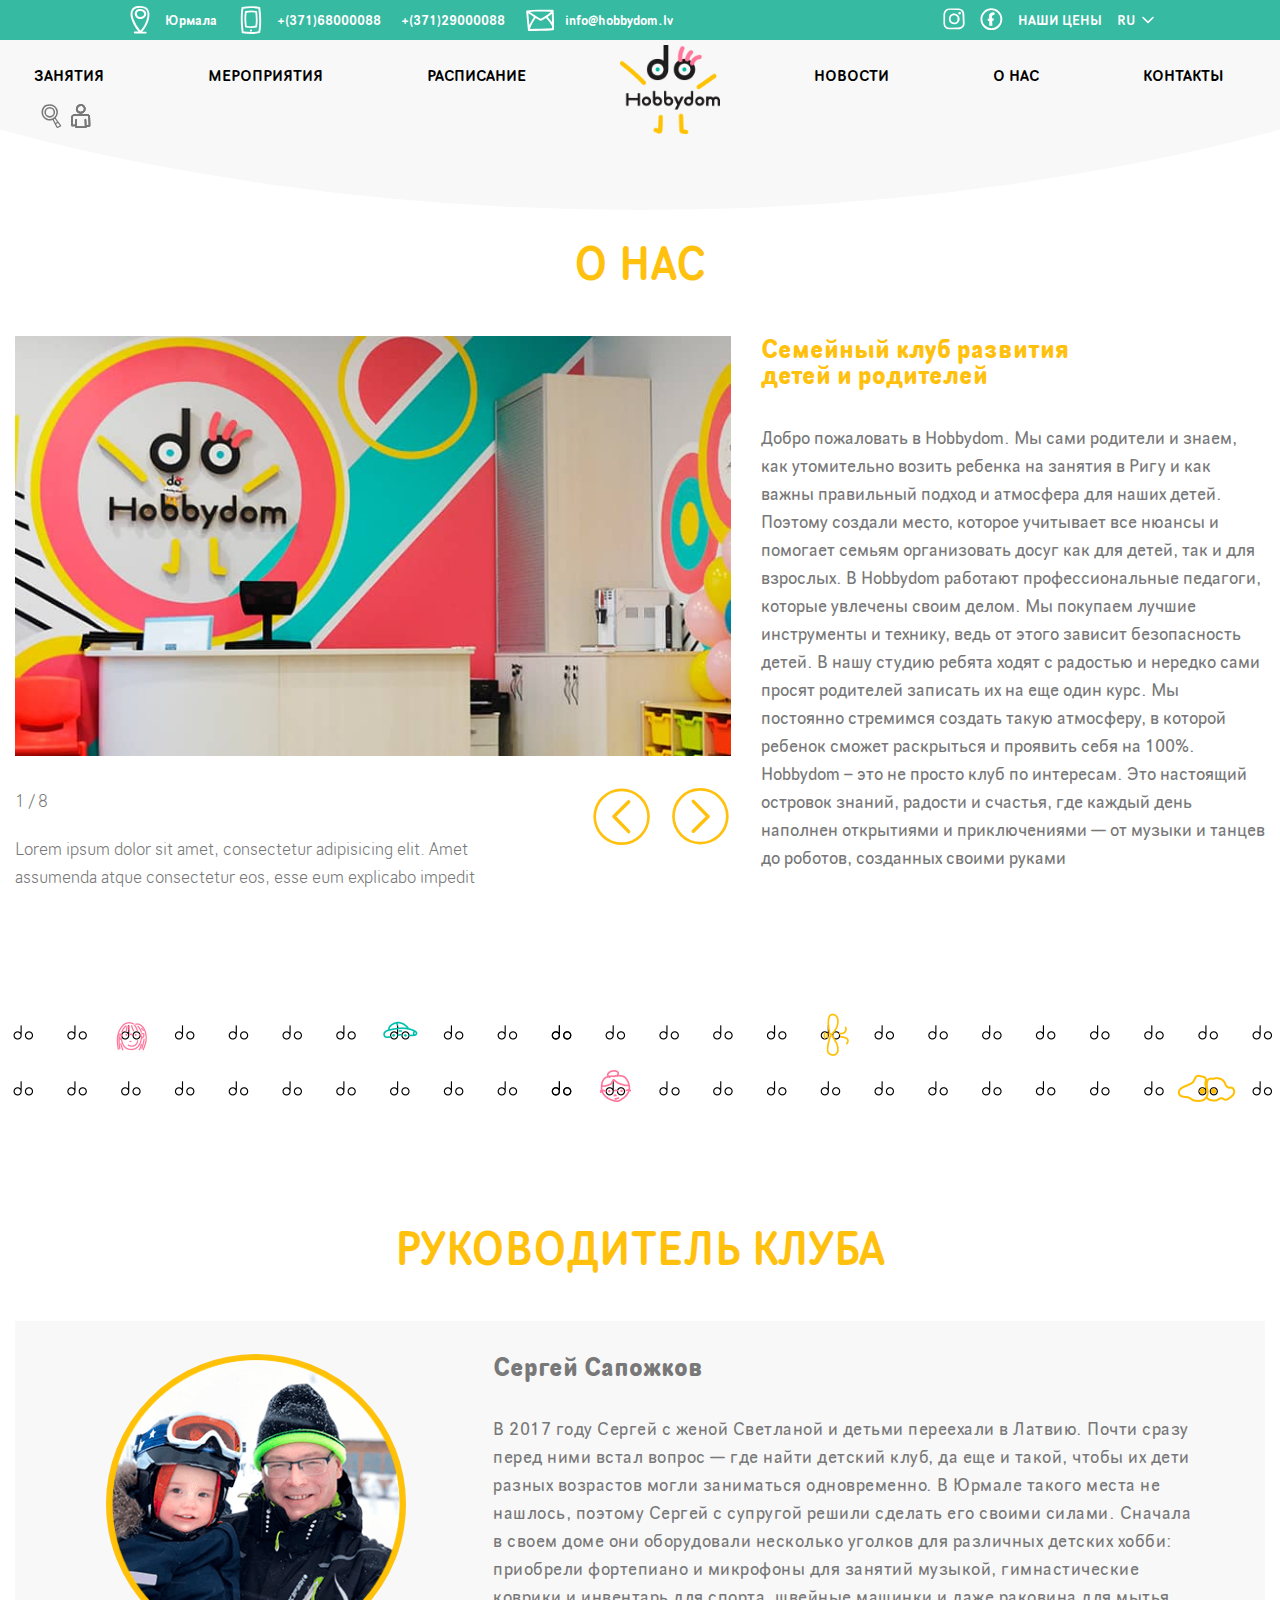
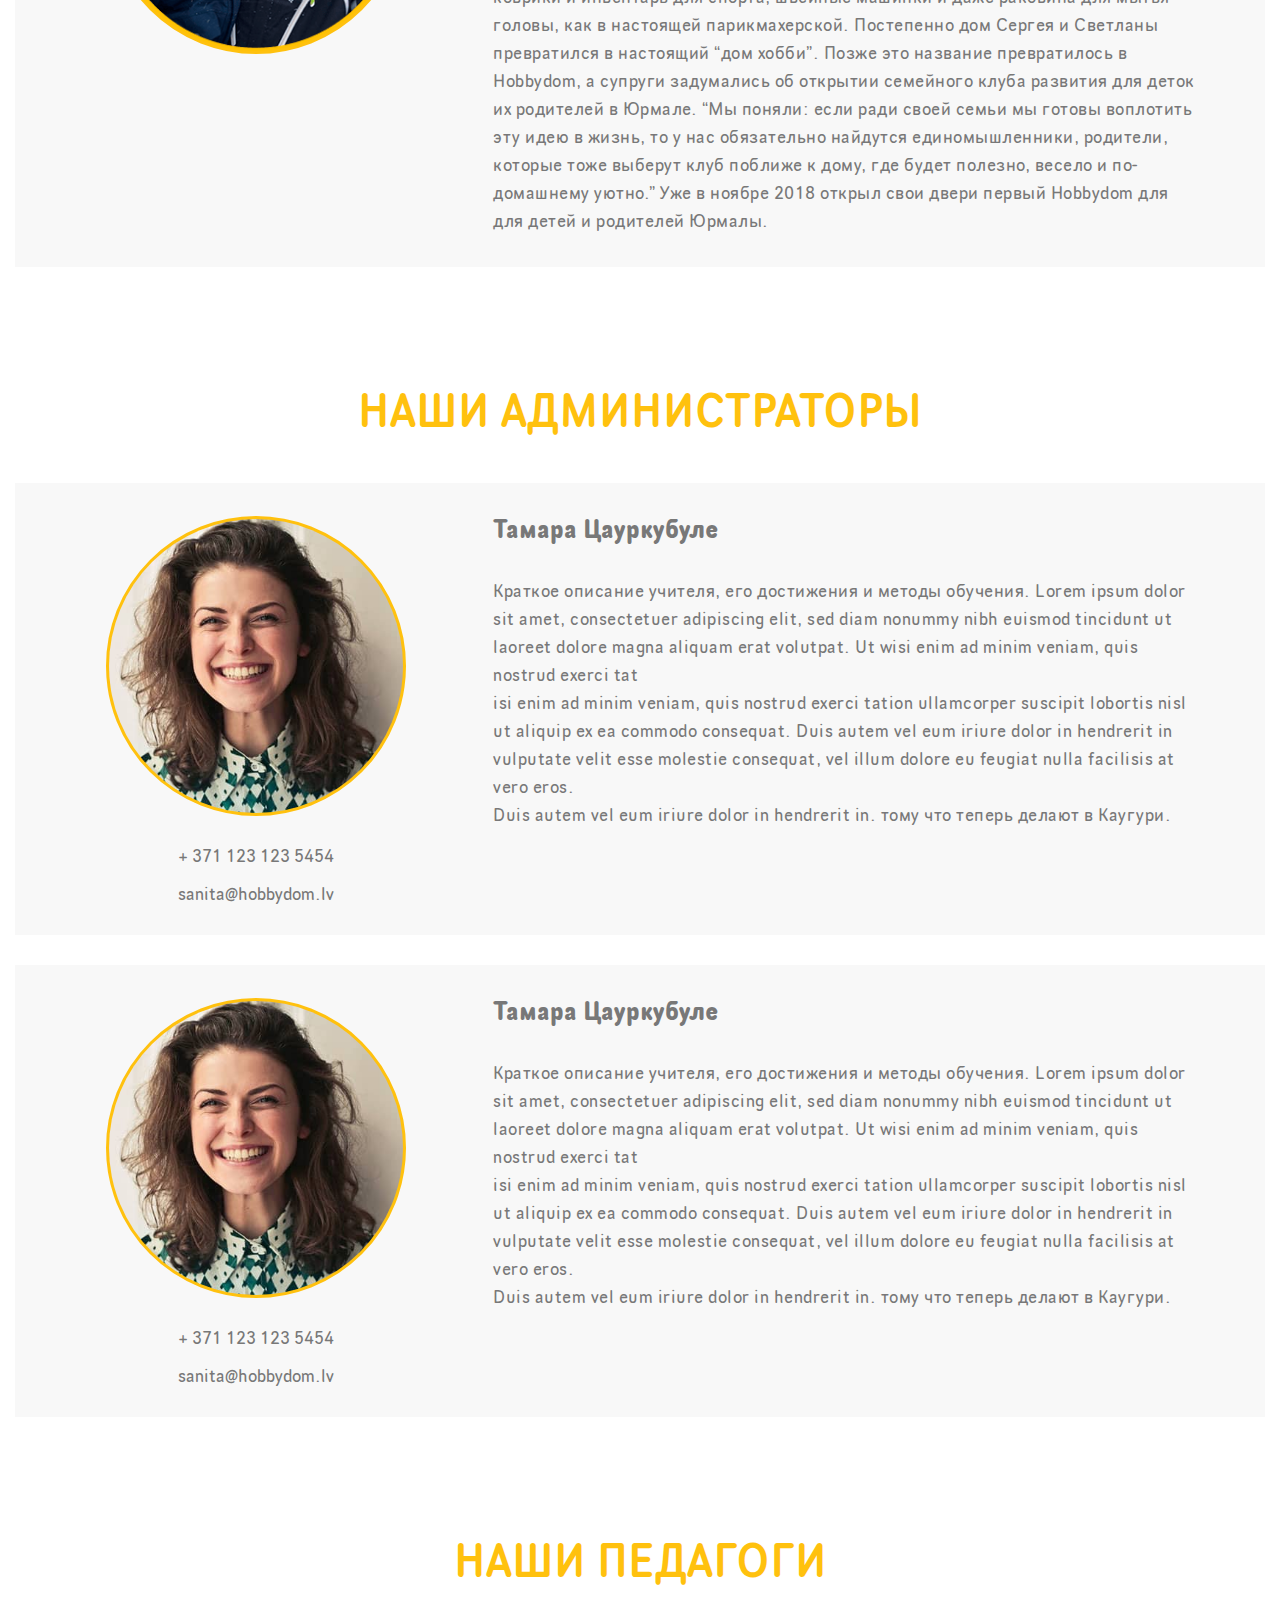
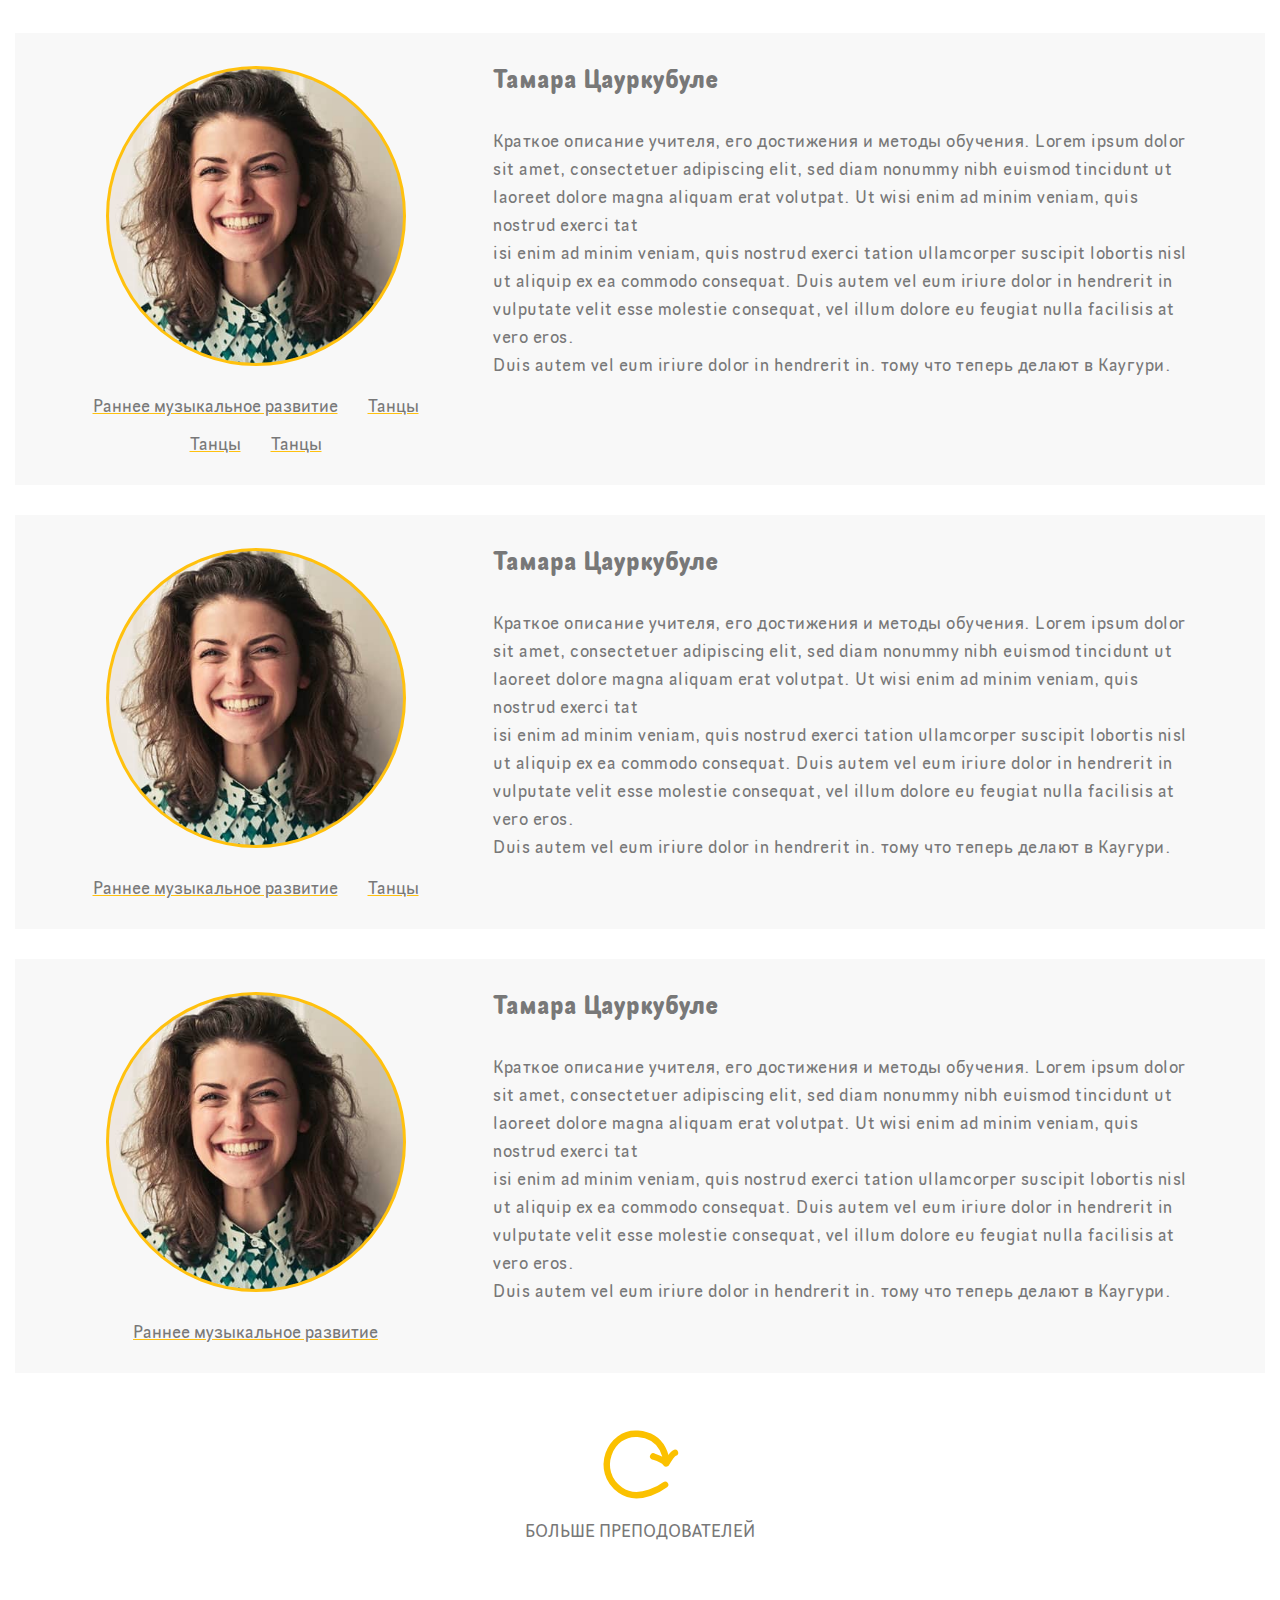
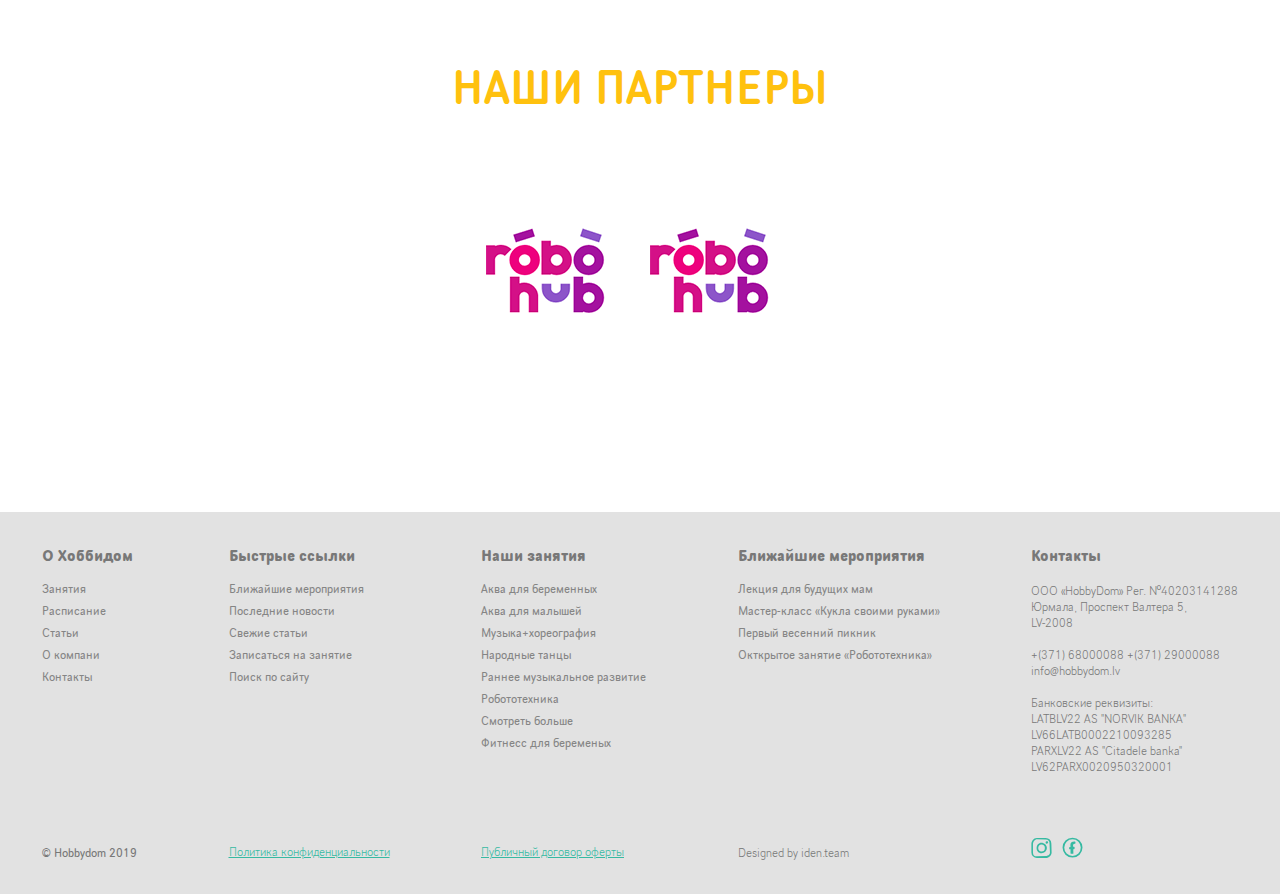
<file: assets/template/about-us.html>
<!DOCTYPE html>
<html>
<head>
    <meta http-equiv="Content-type" content="text/html; charset=utf-8"/>
    <meta http-equiv="X-UA-Compatible" content="ie=edge" />
    <meta name="viewport"
          content="width=device-width, user-scalable=no, initial-scale=1.0, maximum-scale=1.0, minimum-scale=1.0" />
    <title>Hobbydom</title>
    <link rel="apple-touch-icon" sizes="180x180" href="images/apple-touch-icon.png">
    <link rel="icon" type="image/png" sizes="32x32" href="images/favicon-32x32.png">
    <link rel="icon" type="image/png" sizes="16x16" href="images/favicon-16x16.png">
    <link rel="mask-icon" href="images/safari-pinned-tab.svg" color="#5bbad5">
    <meta name="msapplication-TileColor" content="#da532c">
    <meta name="theme-color" content="#ffffff">
    <meta property="og:site_name" content="hobbydom">
    <meta property="og:type" content="website">
    <meta property="og:title" content="hobbydom">
    <meta property="og:description" content="семейный клуб развития детей и родителей">
    <meta property="og:image" content="images/sharing_picture.png">
    <meta property="og:image:secure_url" content="images/sharing_picture.png">
    <meta property="og:image:type" content="image/jpeg">
    <meta property="og:image:width" content="1200">
    <meta property="og:image:height" content="630">
<link href="css/main.css" rel="stylesheet"></head>
<body>
<header>
    <nav class="b-nav">
        <div class="nav__top">
            <div class="nav__top--wrapper">
                <div class="nav__top--left">
                    <img src="images/location_pin_heder.svg" alt=""><a target="_blank" href="googlemaps">Юрмала</a>
                    <img src="images/phone.svg" alt=""><a href="tel:+(371)68000088">+(371)68000088</a><a href="tel:+(371)68000088">+(371)29000088</a>
                    <img src="images/mail.svg" alt=""><a href="mailto:info@hobbydom.lv">info@hobbydom.lv</a>
                </div>
                <div class="nav__top--right">
                    <a target="_blank" href="https://www.instagram.com/hobbydom_latvia/"><img class="nav__top--instagram" src="images/insta_heder.svg" alt=""></a>
                    <a target="_blank" href="https://www.facebook.com/hobbydomlv/"><img class="nav__top--facebook" src="images/fb_heder.svg" alt=""></a>
                    <a href="price">НАШИ ЦЕНЫ</a>
                    <div class="nav__top--languages" href="ru">RU
                        <svg version="1.1" xmlns="http://www.w3.org/2000/svg" width="1024" height="1024" viewBox="0 0 1024 1024">
                            <title></title>
                            <g id="icomoon-ignore">
                            </g>
                            <path fill="#fff" d="M225.835 414.165l256 256c16.683 16.683 43.691 16.683 60.331 0l256-256c16.683-16.683 16.683-43.691 0-60.331s-43.691-16.683-60.331 0l-225.835 225.835-225.835-225.835c-16.683-16.683-43.691-16.683-60.331 0s-16.683 43.691 0 60.331z"></path>
                        </svg>

                        <div class="languages-content">
                            <a href="#">RU</a><a href="#">LV</a>
                        </div>
                    </div>


                </div>
            </div>
        </div>
        <div class="nav__bottom">
            <div class="nav__wrapper">
                <nav class="nav">
                    <ul>
                        <li><a href="classes.html">Занятия</a></li>
                        <li><a href="events.html">Мероприятия</a></li>
                        <li><a href="shedule.html">Расписание</a></li>
                        <li class="nav--logo"><a href="index.html"><i><img src="images/Logo.png" alt=""></i><svg xmlns="http://www.w3.org/2000/svg" viewBox="0 0 272 130.11"><title>logo_text_svg</title><g id="logo"><g id="logo_smal"><polygon class="cls-1" points="44.96 61.8 21.74 61.8 21.74 49.9 15.88 49.9 15.88 81.28 21.74 81.28 21.74 67.13 44.96 67.13 44.96 81.28 50.82 81.28 50.82 49.9 44.96 49.9 44.96 61.8"/><path class="cls-1" d="M73,69.8a5.75,5.75,0,0,1-.45,2.26h0A5.82,5.82,0,0,1,63,73.93,6.14,6.14,0,0,1,61.78,72a5.67,5.67,0,0,1,0-4.5A6.17,6.17,0,0,1,63,65.67a5.85,5.85,0,0,1,1.86-1.25,5.85,5.85,0,0,1,4.51,0,5.77,5.77,0,0,1,3.11,3.12A5.78,5.78,0,0,1,73,69.8m2.33-8.16a11.63,11.63,0,0,0-3.67-2.47,11.77,11.77,0,0,0-9,0,11.51,11.51,0,0,0-6.13,6.13,11.73,11.73,0,0,0,0,9,11.52,11.52,0,0,0,6.13,6.13,11.73,11.73,0,0,0,9,0,11.49,11.49,0,0,0,6.13-6.13,11.73,11.73,0,0,0,0-9,11.6,11.6,0,0,0-2.46-3.66"/><path class="cls-1" d="M92.92,75.22A5.88,5.88,0,0,1,91.06,74a6.16,6.16,0,0,1-1.27-1.88,5.62,5.62,0,0,1-.47-2.3,5.45,5.45,0,0,1,.46-2.23,6.27,6.27,0,0,1,1.27-1.86,5.83,5.83,0,0,1,1.86-1.25,5.86,5.86,0,0,1,4.51,0,5.78,5.78,0,0,1,3.11,3.12,5.92,5.92,0,0,1,0,4.53A5.91,5.91,0,0,1,99.29,74a5.75,5.75,0,0,1-1.86,1.25,5.86,5.86,0,0,1-4.5,0m10.39-13.54a11.59,11.59,0,0,0-3.66-2.47,11.76,11.76,0,0,0-8.3-.26,12,12,0,0,0-2.07,1l0-16h-5.7V69.84a11.37,11.37,0,0,0,.9,4.5,11.49,11.49,0,0,0,6.13,6.13,11.71,11.71,0,0,0,9,0,11.47,11.47,0,0,0,6.13-6.13,11.72,11.72,0,0,0,0-9,11.53,11.53,0,0,0-2.47-3.67"/><path class="cls-1" d="M129,69.84a5.78,5.78,0,0,1-.45,2.26A5.89,5.89,0,0,1,127.3,74a5.76,5.76,0,0,1-1.86,1.25A5.81,5.81,0,0,1,119.07,74a6.16,6.16,0,0,1-1.27-1.88,5.62,5.62,0,0,1-.47-2.3,5.45,5.45,0,0,1,.46-2.23,6.27,6.27,0,0,1,1.27-1.86,5.83,5.83,0,0,1,1.86-1.25,5.86,5.86,0,0,1,4.51,0,5.78,5.78,0,0,1,3.11,3.12,5.77,5.77,0,0,1,.45,2.26m2.33-8.16a11.59,11.59,0,0,0-3.66-2.47,11.76,11.76,0,0,0-8.3-.26,12,12,0,0,0-2.07,1l0-16h-5.7V69.84a11.4,11.4,0,0,0,.9,4.5,11.49,11.49,0,0,0,6.13,6.13,11.71,11.71,0,0,0,9,0,11.49,11.49,0,0,0,6.13-6.13,11.72,11.72,0,0,0,0-9,11.53,11.53,0,0,0-2.47-3.67"/><polygon class="cls-1" points="148.57 71.65 142.74 58.35 136.34 58.35 145.23 78.6 139.18 90.58 145.7 90.58 149.01 84.25 161.49 58.35 154.98 58.35 148.57 71.65"/><path class="cls-1" d="M178.2,65.71a5.86,5.86,0,0,1,1.25,1.85,5.64,5.64,0,0,1,.45,2.24v0a5.8,5.8,0,0,1-.45,2.26A5.81,5.81,0,0,1,170,74a6.11,6.11,0,0,1-1.27-1.87,5.67,5.67,0,0,1,0-4.51A6.12,6.12,0,0,1,170,65.71a5.83,5.83,0,0,1,1.86-1.25,5.86,5.86,0,0,1,4.51,0,5.81,5.81,0,0,1,1.86,1.25m1.7-5.8a12,12,0,0,0-2-1,11.73,11.73,0,0,0-8.28.26,11.52,11.52,0,0,0-6.13,6.13,11.73,11.73,0,0,0,0,9,11.49,11.49,0,0,0,6.13,6.13,11.71,11.71,0,0,0,9,0,11.48,11.48,0,0,0,6.13-6.13,11.45,11.45,0,0,0,.9-4.54V43.9H179.9Z"/><path class="cls-1" d="M207.91,69.8a5.77,5.77,0,0,1-.45,2.26,5.86,5.86,0,0,1-1.25,1.87,5.79,5.79,0,0,1-1.86,1.25,5.85,5.85,0,0,1-4.51,0A5.75,5.75,0,0,1,198,73.93,6.05,6.05,0,0,1,196.72,72a5.66,5.66,0,0,1,0-4.5A6.08,6.08,0,0,1,198,65.67a5.81,5.81,0,0,1,1.86-1.25,5.85,5.85,0,0,1,4.51,0,5.78,5.78,0,0,1,3.11,3.12,5.79,5.79,0,0,1,.45,2.26m2.33-8.16h0a11.53,11.53,0,0,0-18.79,3.66,11.73,11.73,0,0,0,0,9,11.47,11.47,0,0,0,6.13,6.13,11.73,11.73,0,0,0,9,0,11.5,11.5,0,0,0,6.13-6.13,11.73,11.73,0,0,0,0-9,11.62,11.62,0,0,0-2.46-3.66"/><path class="cls-1" d="M252.26,63.46a10.09,10.09,0,0,0-5.93-4.82,10.3,10.3,0,0,0-5.95,0,10.78,10.78,0,0,0-2.67,1.24,10.11,10.11,0,0,0-1.66,1.43,9.28,9.28,0,0,0-1.71-1.44,10,10,0,0,0-2.62-1.24,10.28,10.28,0,0,0-5.95,0,11.29,11.29,0,0,0-1.51.59v-1h-5.69V81.36h5.69v-13a4.25,4.25,0,0,1,.35-1.7,4.55,4.55,0,0,1,1-1.42,4.47,4.47,0,0,1,4.87-1,4.56,4.56,0,0,1,2.39,2.39,4.2,4.2,0,0,1,.35,1.7v13h5.7v-13a4.22,4.22,0,0,1,.35-1.7,4.59,4.59,0,0,1,1-1.42,4.46,4.46,0,0,1,1.44-1,4.41,4.41,0,0,1,3.43,0,4.58,4.58,0,0,1,1.42,1,4.64,4.64,0,0,1,1,1.42,4.27,4.27,0,0,1,.35,1.7v13h5.69v-13a9.91,9.91,0,0,0-1.24-4.87"/></g></g></svg></a></li>
                        <li><a href="news.html">новости</a></li>
                        <li><a href="about-us.html">О нас</a></li>
                        <li><a href="contacts.html">Контакты</a></li>
                        <li class="nav--icons"><a href="#" id="search-button"><img class="search-button" src="images/search.svg" alt=""></a><a href="#"><img src="images/man.svg" alt=""></a></li>
                    </ul>
                </nav>
            </div>
            <div class="nav__wrapper--mobile">
                <div class="nav__mobile--content">
                    <div class="mobile__hamburger--wrapper">
                        <div class="mobile-hamburger"></div>
                    </div>
                    <a href="index.html" class="mobile__menu--logo-wrapper">
                        <svg xmlns="http://www.w3.org/2000/svg" viewBox="0 0 272 130.11"><title>logo_text_svg</title><g id="logo"><g id="logo_smal"><polygon class="cls-1" points="44.96 61.8 21.74 61.8 21.74 49.9 15.88 49.9 15.88 81.28 21.74 81.28 21.74 67.13 44.96 67.13 44.96 81.28 50.82 81.28 50.82 49.9 44.96 49.9 44.96 61.8"/><path class="cls-1" d="M73,69.8a5.75,5.75,0,0,1-.45,2.26h0A5.82,5.82,0,0,1,63,73.93,6.14,6.14,0,0,1,61.78,72a5.67,5.67,0,0,1,0-4.5A6.17,6.17,0,0,1,63,65.67a5.85,5.85,0,0,1,1.86-1.25,5.85,5.85,0,0,1,4.51,0,5.77,5.77,0,0,1,3.11,3.12A5.78,5.78,0,0,1,73,69.8m2.33-8.16a11.63,11.63,0,0,0-3.67-2.47,11.77,11.77,0,0,0-9,0,11.51,11.51,0,0,0-6.13,6.13,11.73,11.73,0,0,0,0,9,11.52,11.52,0,0,0,6.13,6.13,11.73,11.73,0,0,0,9,0,11.49,11.49,0,0,0,6.13-6.13,11.73,11.73,0,0,0,0-9,11.6,11.6,0,0,0-2.46-3.66"/><path class="cls-1" d="M92.92,75.22A5.88,5.88,0,0,1,91.06,74a6.16,6.16,0,0,1-1.27-1.88,5.62,5.62,0,0,1-.47-2.3,5.45,5.45,0,0,1,.46-2.23,6.27,6.27,0,0,1,1.27-1.86,5.83,5.83,0,0,1,1.86-1.25,5.86,5.86,0,0,1,4.51,0,5.78,5.78,0,0,1,3.11,3.12,5.92,5.92,0,0,1,0,4.53A5.91,5.91,0,0,1,99.29,74a5.75,5.75,0,0,1-1.86,1.25,5.86,5.86,0,0,1-4.5,0m10.39-13.54a11.59,11.59,0,0,0-3.66-2.47,11.76,11.76,0,0,0-8.3-.26,12,12,0,0,0-2.07,1l0-16h-5.7V69.84a11.37,11.37,0,0,0,.9,4.5,11.49,11.49,0,0,0,6.13,6.13,11.71,11.71,0,0,0,9,0,11.47,11.47,0,0,0,6.13-6.13,11.72,11.72,0,0,0,0-9,11.53,11.53,0,0,0-2.47-3.67"/><path class="cls-1" d="M129,69.84a5.78,5.78,0,0,1-.45,2.26A5.89,5.89,0,0,1,127.3,74a5.76,5.76,0,0,1-1.86,1.25A5.81,5.81,0,0,1,119.07,74a6.16,6.16,0,0,1-1.27-1.88,5.62,5.62,0,0,1-.47-2.3,5.45,5.45,0,0,1,.46-2.23,6.27,6.27,0,0,1,1.27-1.86,5.83,5.83,0,0,1,1.86-1.25,5.86,5.86,0,0,1,4.51,0,5.78,5.78,0,0,1,3.11,3.12,5.77,5.77,0,0,1,.45,2.26m2.33-8.16a11.59,11.59,0,0,0-3.66-2.47,11.76,11.76,0,0,0-8.3-.26,12,12,0,0,0-2.07,1l0-16h-5.7V69.84a11.4,11.4,0,0,0,.9,4.5,11.49,11.49,0,0,0,6.13,6.13,11.71,11.71,0,0,0,9,0,11.49,11.49,0,0,0,6.13-6.13,11.72,11.72,0,0,0,0-9,11.53,11.53,0,0,0-2.47-3.67"/><polygon class="cls-1" points="148.57 71.65 142.74 58.35 136.34 58.35 145.23 78.6 139.18 90.58 145.7 90.58 149.01 84.25 161.49 58.35 154.98 58.35 148.57 71.65"/><path class="cls-1" d="M178.2,65.71a5.86,5.86,0,0,1,1.25,1.85,5.64,5.64,0,0,1,.45,2.24v0a5.8,5.8,0,0,1-.45,2.26A5.81,5.81,0,0,1,170,74a6.11,6.11,0,0,1-1.27-1.87,5.67,5.67,0,0,1,0-4.51A6.12,6.12,0,0,1,170,65.71a5.83,5.83,0,0,1,1.86-1.25,5.86,5.86,0,0,1,4.51,0,5.81,5.81,0,0,1,1.86,1.25m1.7-5.8a12,12,0,0,0-2-1,11.73,11.73,0,0,0-8.28.26,11.52,11.52,0,0,0-6.13,6.13,11.73,11.73,0,0,0,0,9,11.49,11.49,0,0,0,6.13,6.13,11.71,11.71,0,0,0,9,0,11.48,11.48,0,0,0,6.13-6.13,11.45,11.45,0,0,0,.9-4.54V43.9H179.9Z"/><path class="cls-1" d="M207.91,69.8a5.77,5.77,0,0,1-.45,2.26,5.86,5.86,0,0,1-1.25,1.87,5.79,5.79,0,0,1-1.86,1.25,5.85,5.85,0,0,1-4.51,0A5.75,5.75,0,0,1,198,73.93,6.05,6.05,0,0,1,196.72,72a5.66,5.66,0,0,1,0-4.5A6.08,6.08,0,0,1,198,65.67a5.81,5.81,0,0,1,1.86-1.25,5.85,5.85,0,0,1,4.51,0,5.78,5.78,0,0,1,3.11,3.12,5.79,5.79,0,0,1,.45,2.26m2.33-8.16h0a11.53,11.53,0,0,0-18.79,3.66,11.73,11.73,0,0,0,0,9,11.47,11.47,0,0,0,6.13,6.13,11.73,11.73,0,0,0,9,0,11.5,11.5,0,0,0,6.13-6.13,11.73,11.73,0,0,0,0-9,11.62,11.62,0,0,0-2.46-3.66"/><path class="cls-1" d="M252.26,63.46a10.09,10.09,0,0,0-5.93-4.82,10.3,10.3,0,0,0-5.95,0,10.78,10.78,0,0,0-2.67,1.24,10.11,10.11,0,0,0-1.66,1.43,9.28,9.28,0,0,0-1.71-1.44,10,10,0,0,0-2.62-1.24,10.28,10.28,0,0,0-5.95,0,11.29,11.29,0,0,0-1.51.59v-1h-5.69V81.36h5.69v-13a4.25,4.25,0,0,1,.35-1.7,4.55,4.55,0,0,1,1-1.42,4.47,4.47,0,0,1,4.87-1,4.56,4.56,0,0,1,2.39,2.39,4.2,4.2,0,0,1,.35,1.7v13h5.7v-13a4.22,4.22,0,0,1,.35-1.7,4.59,4.59,0,0,1,1-1.42,4.46,4.46,0,0,1,1.44-1,4.41,4.41,0,0,1,3.43,0,4.58,4.58,0,0,1,1.42,1,4.64,4.64,0,0,1,1,1.42,4.27,4.27,0,0,1,.35,1.7v13h5.69v-13a9.91,9.91,0,0,0-1.24-4.87"/></g></g></svg>
                        <img class="mobile__menu--img-logo" src="images/Logo.png" alt="">
                    </a>
                    <div class="mobile__language-picker">RU
                        <svg version="1.1" xmlns="http://www.w3.org/2000/svg" width="1024" height="1024" viewBox="0 0 1024 1024">
                            <title></title>
                            <g id="icomoon-ignore">
                            </g>
                            <path fill="#36baa5" d="M225.835 414.165l256 256c16.683 16.683 43.691 16.683 60.331 0l256-256c16.683-16.683 16.683-43.691 0-60.331s-43.691-16.683-60.331 0l-225.835 225.835-225.835-225.835c-16.683-16.683-43.691-16.683-60.331 0s-16.683 43.691 0 60.331z"></path>
                        </svg>
                        <div class="mobile--languages-content">
                            <a href="#">RU</a><a href="#">LV</a>
                        </div>
                    </div>

                </div>
                <div class="mobile-menu">
                    <div class="mobile-menu-top">
                        <ul>
                            <li><a href="classes.html">занятия</a></li>
                            <li><a href="events.html">мероприятия</a></li>
                            <li><a href="shedule.html">расписание</a></li>
                            <li><a href="news.html">новости</a></li>
                            <li><a href="#">наши цены</a></li>
                            <li><a href="about-us.html">о нас</a></li>
                            <li><a href="contacts.html">контакты</a></li>
                            <li class="nav--icons">
                                <a href="#">
                                    <svg xmlns="http://www.w3.org/2000/svg" id="Layer_1" data-name="Layer 1" viewBox="0 0 200 200"><defs><style>.cls-1{fill:#36baa2}</style></defs><path class="cls-1" d="M86 27.08A42.9 42.9 0 1 0 128.87 70 42.95 42.95 0 0 0 86 27.08zm0 73.45A30.55 30.55 0 1 1 116.54 70 30.59 30.59 0 0 1 86 100.53zm0 0"/><path class="cls-1" d="M133.82 115.17a65.65 65.65 0 0 0 18-45.24c0-10.91-4.54-23-6.49-27.73-9.6-23.15-31.59-37-58.81-37a86.16 86.16 0 0 0-29.82 5.47c-26 9.68-37 38.41-36.31 62.57.9 33.91 30.91 62.55 65.52 62.55a65.49 65.49 0 0 0 23.42-4.32c6.37 13.54 13.14 26.91 20.12 40.13 3.42 6.49 6.07 14.26 10.31 20.25 6.9 9.71 29-4.35 35.18-9.47a.39.39 0 0 0 .08-.08c2.74-.9 4.75-3.81 2.64-6.83-14.21-20.43-30.26-39.52-43.89-60.34zm-101-42.22c-.53-19.77 8-43.12 28.28-50.68a73.8 73.8 0 0 1 25.51-4.69c22.39 0 39.66 10.7 47.41 29.36 3.48 8.38 5.55 17 5.55 23A53.62 53.62 0 0 1 86 123.49c-28.1 0-52.46-23.14-53.19-50.54zm85.45 54.42a68.26 68.26 0 0 0 8.27-5.51c5.7 8.58 11.77 16.89 18 25.13a141.27 141.27 0 0 0-12.26 8.52c-4.76-9.32-9.47-18.67-14-28.13zm29 57.58c-3.41-6.86-6.9-13.68-10.41-20.5a128.08 128.08 0 0 1 13.67-9.51c5.44 7.19 10.88 14.38 16.11 21.72a43.8 43.8 0 0 1-19.37 8.29zm0 0"/></svg>
                                </a>
                                <a href="#">
                                    <svg xmlns="http://www.w3.org/2000/svg" id="Layer_1" data-name="Layer 1" viewBox="0 0 200 200"><defs><style>.cls-1{fill:#36baa2}</style></defs><path class="cls-1" d="M69.69 73a39.62 39.62 0 0 0 22.93 7.6c10.48 0 20.78-4.4 29-12.38 2.19-2.11 4.44-4.56 5.06-5.31a6 6 0 0 0 .82-1.23c7.93-15 6.59-30.48-3.66-42.54-2-2.31-4.39-5.09-5.3-6a6.66 6.66 0 0 0-1.6-1.14 46.56 46.56 0 0 0-21.4-5.5c-9.77 0-19.18 3.45-27.94 10.24a5.56 5.56 0 0 0-1.14 1.11c-.6.76-2.59 3.48-4.43 6.18-11.77 17.29-8.62 37.4 7.66 48.97zm6-45.66a7.55 7.55 0 0 0 .53-.65 20.4 20.4 0 0 1 6-4.39 28.61 28.61 0 0 1 12.92-3.08 30.71 30.71 0 0 1 7.92 1.06 25.16 25.16 0 0 1 10.28 6.35c6.05 6.78 8 14.67 5.55 22.8A22.88 22.88 0 0 1 116 55.6l-.09.1c-5.53 7.43-13.36 11.52-22 11.52-10.61 0-20.67-6.16-24.47-15-2.02-4.68-3.9-14.22 6.27-24.92zM169.73 142l-.28-8.63c-.08-2.27-.13-4.53-.18-6.8v-3.46l-.09-2.52c0-1.39-.1-2.79-.17-4.19 0-.22 0-.44-.05-.66s0-.39 0-.58v-.74l-.07-1.06c-.06-.91-.12-1.81-.21-2.71 0-.22 0-.43-.07-.65s0-.38-.06-.58a51.19 51.19 0 0 0-.94-6c-.09-.39-.2-.77-.31-1.15l-.1-.34a26.21 26.21 0 0 0-1.34-3.81 19.3 19.3 0 0 0-2.75-4.43 17.49 17.49 0 0 0-2.25-2.13c-.42-.35-.86-.69-1.33-1s-.87-.58-1.32-.84A28.29 28.29 0 0 0 155.1 88a27.08 27.08 0 0 0-4.92-1.72 20 20 0 0 0-3.55-.61c-1.46-.1-2.9-.14-4.25-.16h-2.52c-1.56 0-3.12 0-4.69.06l-2.51.06c-1.83 0-4 .08-6.16.07l-10.8-.11q-5.37-.08-10.71-.11c-12.92-.12-28.15-.15-43.13.52-8.63.39-16.5 1-24.06 1.77a6 6 0 0 0-2.32.25 26.5 26.5 0 0 0-16.58 14.25 7.84 7.84 0 0 0-.58 2 5.91 5.91 0 0 0-.57 2.47q-.12 6.23-.27 12.46c-.44 18.84-.89 38.32.28 57.5a5.74 5.74 0 0 0 3.06 4.88 5.31 5.31 0 0 0 3.61 1.32c9 0 17.77 0 26.61-.42v7.34a5.9 5.9 0 0 0 .6 2.63 5.18 5.18 0 0 0 5.09 3.55c13 0 26.25.15 39 .28s26.11.27 39.16.28a5.17 5.17 0 0 0 4.66-2.62 6.17 6.17 0 0 0 .06-5.78v-2c7.13-.34 14.17-.39 21.35-.4a5.38 5.38 0 0 0 3.12-.93 6.25 6.25 0 0 0 4.58-1.42 5.49 5.49 0 0 0 1.86-4.31c.03-12.42-.39-24.99-.79-37.1zm-43.93-11.61c.78 14 1.75 39.13 2 54.92-10.58 0-21.31-.15-31.7-.25-10.88-.11-22.12-.22-33.2-.26 0-6.91-.11-15.5-.18-24.1-.09-10.81-.19-22-.2-29.56a5.46 5.46 0 0 0-2.76-4.94 6.56 6.56 0 0 0-6.37 0 5.45 5.45 0 0 0-2.73 4.93c0 7.08.1 17 .19 27.41 0 4.3.07 8.62.11 12.77-7.62.32-15.11.39-21.58.41-.85-17.78-.42-35.86 0-53.35q.13-5.5.25-11a14.74 14.74 0 0 1 8.66-7.73c12.4-1.3 25.56-2 41.41-2.24 8.26-.13 16.49-.1 26.29 0l8.75.09 6.77.07h20.96a26.39 26.39 0 0 1 5.25.49 10.06 10.06 0 0 1 5.1 2.57 10.71 10.71 0 0 1 1.85 2.4 11.07 11.07 0 0 1 .71 1.48c.14.37.26.75.36 1.13s.2.8.28 1.19a25.27 25.27 0 0 1 .37 3.26v.59l.17 2.66v.67l.12 2c.08 1.33.16 2.67.25 4l.11 1.81c.08 1.28.16 2.56.22 3.8a1.67 1.67 0 0 0 0 .21c.46 9.57.83 20 1.11 31.85.12 5 .2 10.42.23 17-6.15 0-12.68.09-19.25.4-.37-14.21-1.1-32.81-1.76-44.7a5.8 5.8 0 0 0-3.21-5 6.54 6.54 0 0 0-6.34.26 5.19 5.19 0 0 0-2.24 4.76z"/><path class="cls-1" d="M69.78 72.72a39.48 39.48 0 0 0 22.85 7.57c10.44 0 20.7-4.38 28.9-12.33 2.18-2.11 4.42-4.54 5-5.29a5.93 5.93 0 0 0 .82-1.22c7.9-14.92 6.57-30.37-3.64-42.38-2-2.3-4.38-5.07-5.28-5.93a6.63 6.63 0 0 0-1.57-1.14 46.39 46.39 0 0 0-21.32-5.48c-9.73 0-19.11 3.44-27.84 10.2a5.54 5.54 0 0 0-1.14 1.11C66 18.59 64 21.3 62.15 24c-11.73 17.19-8.6 37.23 7.63 48.72zm6-45.5a7.53 7.53 0 0 0 .53-.65 20.33 20.33 0 0 1 5.94-4.37 28.5 28.5 0 0 1 12.88-3.07 30.59 30.59 0 0 1 7.87 1.05 25.07 25.07 0 0 1 10.24 6.33c6 6.76 7.94 14.61 5.53 22.72a22.8 22.8 0 0 1-2.83 6.2l-.09.1c-5.51 7.4-13.31 11.48-22 11.48-10.57 0-20.6-6.13-24.38-14.92-1.95-4.7-3.83-14.16 6.3-24.87zm93.68 114.25l-.28-8.6a509.8 509.8 0 0 1-.18-6.77v-3.45l-.09-2.51c0-1.38-.1-2.78-.17-4.18 0-.22 0-.44-.05-.66s0-.39 0-.58v-.73l-.07-1.05c-.06-.9-.12-1.81-.21-2.7 0-.22 0-.43-.07-.65s0-.38-.06-.57a51 51 0 0 0-.93-6c-.09-.39-.2-.77-.31-1.15l-.1-.34a26.12 26.12 0 0 0-1.34-3.79 19.23 19.23 0 0 0-2.74-4.42 17.43 17.43 0 0 0-2.24-2.12c-.42-.34-.85-.69-1.32-1s-.87-.58-1.31-.84a28.18 28.18 0 0 0-2.92-1.56A27 27 0 0 0 150 86a19.93 19.93 0 0 0-3.54-.6c-1.45-.1-2.89-.14-4.24-.16h-2.51c-1.56 0-3.11 0-4.67.06l-2.5.06c-1.83 0-4 .08-6.14.07l-10.76-.11q-5.35-.08-10.67-.11c-12.87-.12-28-.15-43 .52-8.6.39-16.44 1-24 1.76a6 6 0 0 0-2.31.25 26.4 26.4 0 0 0-16.51 14.16 7.81 7.81 0 0 0-.58 2 5.88 5.88 0 0 0-.57 2.46q-.12 6.21-.27 12.41c-.44 18.77-.89 38.18.28 57.29a5.72 5.72 0 0 0 3 4.87 5.3 5.3 0 0 0 3.6 1.32c8.94 0 17.71 0 26.51-.41v7.31a5.88 5.88 0 0 0 .59 2.62 5.16 5.16 0 0 0 5.06 3.47c13 0 26.15.15 38.9.28s26 .27 39 .28a5.16 5.16 0 0 0 4.64-2.61 6.15 6.15 0 0 0 .06-5.76v-2c7.1-.34 14.12-.39 21.27-.4a5.36 5.36 0 0 0 3.11-.93 6.23 6.23 0 0 0 4.56-1.42 5.47 5.47 0 0 0 1.85-4.3c.11-12.29-.31-24.81-.7-36.91zm-43.77-11.53c.78 14 1.75 39 2 54.72-10.54 0-21.23-.15-31.59-.25-10.84-.11-22-.22-33.08-.26 0-6.89-.11-15.44-.18-24-.09-10.77-.19-21.91-.2-29.46a5.44 5.44 0 0 0-2.75-4.92 6.54 6.54 0 0 0-6.35 0 5.43 5.43 0 0 0-2.72 4.92c0 7.05.1 16.89.19 27.31 0 4.28.07 8.59.11 12.73-7.59.32-15.06.39-21.5.41-.84-17.71-.42-35.73 0-53.16q.13-5.48.24-11a14.69 14.69 0 0 1 8.63-7.7c12.35-1.3 25.47-2 41.26-2.23 8.23-.13 16.43-.1 26.19 0l8.72.09 6.75.07h20.88a26.3 26.3 0 0 1 5.23.49 10 10 0 0 1 5.09 2.56 10.67 10.67 0 0 1 1.85 2.39 11 11 0 0 1 .71 1.48c.14.37.26.75.36 1.12s.2.79.28 1.18a25.18 25.18 0 0 1 .37 3.25v.59l.17 2.65v.67l.12 2c.08 1.33.16 2.66.25 4l.11 1.81c.08 1.28.15 2.55.22 3.79a1.66 1.66 0 0 0 0 .21c.46 9.54.82 19.92 1.11 31.74.12 5 .2 10.38.23 16.93-6.12 0-12.63.09-19.18.4-.37-14.16-1.1-32.69-1.76-44.54a5.78 5.78 0 0 0-3.2-5 6.52 6.52 0 0 0-6.32.26 5.17 5.17 0 0 0-2.24 4.75z"/><path class="cls-1" d="M69.93 72.28a39.22 39.22 0 0 0 22.7 7.52c10.37 0 20.57-4.35 28.71-12.25 2.17-2.09 4.39-4.51 5-5.26a5.89 5.89 0 0 0 .82-1.22C135 46.26 133.7 30.91 123.55 19c-1.95-2.29-4.35-5-5.24-5.89a6.59 6.59 0 0 0-1.6-1.13 46.09 46.09 0 0 0-21.18-5.46c-9.67 0-19 3.41-27.65 10.14a5.5 5.5 0 0 0-1.13 1.1c-.59.75-2.56 3.44-4.38 6.12C50.7 41 53.82 60.87 69.93 72.28zm6-45.2a7.48 7.48 0 0 0 .53-.64 20.19 20.19 0 0 1 5.91-4.35 28.32 28.32 0 0 1 12.79-3 30.39 30.39 0 0 1 7.84 1 24.91 24.91 0 0 1 10.17 6.28c6 6.71 7.89 14.52 5.49 22.57a22.65 22.65 0 0 1-2.81 6.16l-.09.1c-5.48 7.36-13.23 11.41-21.82 11.41-10.5 0-20.46-6.09-24.22-14.82-2.03-4.66-3.9-14.07 6.17-24.7zM169 140.58l-.28-8.54c-.08-2.24-.13-4.48-.18-6.73v-3.42l-.09-2.49c0-1.38-.1-2.76-.17-4.15 0-.22 0-.44-.05-.66s0-.39 0-.57v-.73l-.07-1c-.06-.9-.12-1.79-.21-2.68 0-.21 0-.43-.07-.64s0-.37-.06-.57a50.67 50.67 0 0 0-.93-6c-.09-.39-.19-.76-.3-1.14l-.1-.34a26 26 0 0 0-1.33-3.77 19.1 19.1 0 0 0-2.72-4.39 17.32 17.32 0 0 0-2.44-2.13c-.42-.34-.85-.68-1.31-1s-.87-.58-1.3-.84a28 28 0 0 0-2.9-1.55 26.81 26.81 0 0 0-4.87-1.7 19.8 19.8 0 0 0-3.52-.6c-1.44-.1-2.87-.14-4.21-.16h-2.5c-1.55 0-3.09 0-4.64.06l-2.48.06c-1.81 0-4 .08-6.1.07l-10.69-.11q-5.32-.07-10.6-.11c-12.79-.12-27.86-.15-42.69.51-8.54.39-16.33 1-23.82 1.75a5.91 5.91 0 0 0-2.3.24 26.23 26.23 0 0 0-16.4 14.06 7.76 7.76 0 0 0-.58 2 5.85 5.85 0 0 0-.56 2.45q-.12 6.17-.27 12.33c-.43 18.65-.88 37.93.27 56.91a5.69 5.69 0 0 0 3 4.83 5.26 5.26 0 0 0 3.58 1.31c8.89 0 17.59 0 26.34-.41v7.26a5.84 5.84 0 0 0 .59 2.6 5.12 5.12 0 0 0 5 3.45c12.88 0 26 .15 38.65.28s25.84.27 38.76.28a5.12 5.12 0 0 0 4.61-2.59 6.11 6.11 0 0 0 .06-5.73v-1.95c7.05-.34 14-.38 21.13-.39a5.32 5.32 0 0 0 3.09-.92 6.19 6.19 0 0 0 4.53-1.41 5.43 5.43 0 0 0 1.84-4.27c.06-12.29-.35-24.73-.71-36.76zm-43.48-11.45c.78 13.89 1.74 38.73 2 54.37-10.47 0-21.1-.15-31.38-.25-10.77-.11-21.9-.21-32.86-.25 0-6.84-.11-15.34-.18-23.86-.09-10.7-.19-21.77-.2-29.26a5.41 5.41 0 0 0-2.81-4.88 6.5 6.5 0 0 0-6.31 0 5.39 5.39 0 0 0-2.7 4.88c0 7 .1 16.78.19 27.13 0 4.25.07 8.53.1 12.64-7.54.32-15 .39-21.36.4-.84-17.6-.42-35.49 0-52.81q.13-5.45.24-10.9a14.59 14.59 0 0 1 8.57-7.65c12.27-1.29 25.3-2 41-2.21 8.18-.13 16.32-.1 26 0l8.66.09 6.7.07h20.75a26.12 26.12 0 0 1 5.2.48 10 10 0 0 1 5.05 2.54A10.6 10.6 0 0 1 154 102a11 11 0 0 1 .7 1.47c.14.37.26.74.36 1.12s.2.79.27 1.18a25 25 0 0 1 .36 3.22v.59l.16 2.63v.66l.12 2c.08 1.32.16 2.64.25 4l.11 1.79c.08 1.27.15 2.54.22 3.76a1.65 1.65 0 0 0 0 .21c.46 9.48.82 19.79 1.1 31.53.12 4.94.19 10.31.22 16.82-6.08 0-12.55.08-19.05.4-.36-14.06-1.09-32.48-1.74-44.25a5.74 5.74 0 0 0-3.18-4.94 6.47 6.47 0 0 0-6.28.25 5.14 5.14 0 0 0-2.14 4.69z"/><path class="cls-1" d="M70.09 71.85a39 39 0 0 0 22.55 7.47c10.3 0 20.43-4.32 28.53-12.17 2.15-2.08 4.36-4.48 5-5.22a5.85 5.85 0 0 0 .81-1.21c7.8-14.73 6.48-30-3.6-41.83-1.93-2.27-4.32-5-5.21-5.85a6.55 6.55 0 0 0-1.59-1.12 45.79 45.79 0 0 0-21-5.4c-9.67 0-18.92 3.39-27.58 10.07a5.47 5.47 0 0 0-1.13 1.1c-.59.75-2.54 3.42-4.35 6.08C51 40.74 54.08 60.52 70.09 71.85zM76 27a7.43 7.43 0 0 0 .52-.64A20.06 20.06 0 0 1 82.41 22a28.13 28.13 0 0 1 12.71-3 30.19 30.19 0 0 1 7.79 1A24.75 24.75 0 0 1 113 26.24c6 6.67 7.84 14.42 5.46 22.42a22.5 22.5 0 0 1-2.79 6.12l-.09.1c-5.44 7.31-13.14 11.33-21.67 11.33-10.43 0-20.33-6.05-24.06-14.72C67.86 46.86 66 37.52 76 27zm92.47 112.7l-.28-8.49c-.08-2.23-.13-4.45-.17-6.69v-3.4l-.09-2.47c0-1.37-.1-2.75-.17-4.12 0-.22 0-.43-.05-.65s0-.39 0-.57v-.72l-.07-1c-.06-.89-.12-1.78-.21-2.66 0-.21 0-.43-.07-.64s0-.37-.06-.57a50.33 50.33 0 0 0-.92-5.94c-.09-.38-.19-.76-.3-1.13l-.1-.33a25.77 25.77 0 0 0-1.32-3.74 19 19 0 0 0-2.7-4.36 17.2 17.2 0 0 0-2.21-2.1c-.41-.34-.84-.68-1.31-1s-.86-.57-1.29-.83a27.81 27.81 0 0 0-2.88-1.54 26.63 26.63 0 0 0-5.03-1.75 19.67 19.67 0 0 0-3.5-.6c-1.44-.1-2.85-.14-4.18-.16h-2.48c-1.54 0-3.07 0-4.61.06l-2.46.06c-1.8 0-3.93.08-6.06.07l-10.62-.11q-5.28-.07-10.53-.11c-12.7-.12-27.68-.15-42.41.51-8.48.39-16.23 1-23.66 1.74a5.87 5.87 0 0 0-2.28.24 26.06 26.06 0 0 0-16.29 14 7.71 7.71 0 0 0-.57 2 5.81 5.81 0 0 0-.56 2.43q-.12 6.13-.27 12.25c-.43 18.52-.88 37.68.27 56.54a5.65 5.65 0 0 0 3 4.8 5.23 5.23 0 0 0 3.55 1.3c8.83 0 17.48 0 26.17-.41v7.22a5.8 5.8 0 0 0 .59 2.59 5.09 5.09 0 0 0 5 3.43c12.79 0 25.81.15 38.39.28s25.67.26 38.51.28a5.09 5.09 0 0 0 4.58-2.57 6.07 6.07 0 0 0 .06-5.69v-1.94c7-.34 13.93-.38 21-.39a5.29 5.29 0 0 0 3.07-.91 6.15 6.15 0 0 0 4.5-1.4 5.39 5.39 0 0 0 1.82-4.24c0-12.27-.41-24.62-.8-36.57zm-43.2-11.38c.77 13.8 1.72 38.47 2 54-10.4 0-21-.15-31.17-.25-10.7-.11-21.75-.21-32.65-.25 0-6.8-.11-15.24-.18-23.7-.09-10.63-.19-21.63-.2-29.07a5.37 5.37 0 0 0-2.71-4.86 6.46 6.46 0 0 0-6.27 0 5.35 5.35 0 0 0-2.68 4.85c0 7 .1 16.67.19 26.95 0 4.22.07 8.48.1 12.56-7.49.32-14.86.39-21.22.4-.83-17.48-.42-35.26 0-52.46q.13-5.41.24-10.82a14.5 14.5 0 0 1 8.51-7.6c12.19-1.28 25.14-2 40.72-2.2 8.13-.12 16.21-.1 25.85 0l8.61.09L121 96h20.6a26 26 0 0 1 5.16.48 9.89 9.89 0 0 1 5 2.53 10.53 10.53 0 0 1 1.82 2.36 10.89 10.89 0 0 1 .7 1.46c.14.37.26.74.36 1.11s.19.78.27 1.17a24.85 24.85 0 0 1 .36 3.2v.58l.16 2.61v.66l.12 2 .24 3.93.11 1.78c.08 1.26.15 2.52.22 3.74a1.64 1.64 0 0 0 0 .2c.46 9.42.81 19.66 1.1 31.32.12 4.91.19 10.25.22 16.71-6 0-12.47.08-18.93.39-.36-14-1.08-32.27-1.73-44a5.7 5.7 0 0 0-3.16-4.91 6.43 6.43 0 0 0-6.24.25 5.1 5.1 0 0 0-2.11 4.76z"/></svg>
                                </a>
                            </li>
                        </ul>
                        <ul class="mobile-menu__icons--right">
                            <li>Юрмала
                                <a class="mobile-menu-mail" href="mailto:info@hobbydom.lv">info@hobbydom.lv</a>
                            </li>
                            <li><a href="tel:+37168000088">+(371)68000088</a></li>
                            <li><a href="tel:+37129000088">+(371)29000088</a></li>
                            <li><a class="mobile-menu--icons" href="https://www.instagram.com/hobbydom_latvia/"><img src="images/insta_footer.svg" alt=""><span>instagram</span></a></li>
                            <li><a class="mobile-menu--icons" href="https://www.facebook.com/hobbydomlv/"><img src="images/fb_footer.svg" alt=""><span>facebook</span></a></li>
                        </ul>
                    </div>
                    <!--                        <div class="mobile-menu-bot">-->
                    <!--                            <ul>-->
                    <!--                                <li>Юрмала</li>-->
                    <!--                                <li><a href="mailto:info@hobbydom.lv">info@hobbydom.lv</a></li>-->
                    <!--                                <li><a class="mobile-menu&#45;&#45;icons" href="https://www.instagram.com/hobbydom_latvia/"><img src="images/insta_footer.svg" alt=""><span>instagram</span></a></li>-->
                    <!--                            </ul>-->
                    <!--                            <ul>-->
                    <!--                                <li><a href="tel:+37168000088">+(371)68000088</a></li>-->
                    <!--                                <li><a href="tel:+37129000088">+(371)29000088</a></li>-->
                    <!--                                <li><a class="mobile-menu&#45;&#45;icons" href="https://www.facebook.com/hobbydomlv/"><img src="images/fb_footer.svg" alt=""><span>facebook</span></a></li>-->
                    <!--                            </ul>-->
                    <!--                        </div>-->
                </div>
            </div>
            <div class="nav__slider--article">

            </div>
        </div>
    </nav>
</header>
<section class="about-us__content">
    <div class="about-us__header">
        <h1>О НАС</h1>
    </div>
    <div class="about-us__left">
        <div class="about-us__slider">
            <div class="about-us__slider--left">
                <div class="slider">
                    <div class="slide_viewer">
                        <div class="slide_group">
                            <div class="slide">
                                <div class="article__slider">
                                    <img src="images/about-us-img.jpg" alt="">
                                    <div class="article__slider--info">
                                        <div class="article__slider--text">
                                            <div>
                                                <span class="article__slider--page">
                                                    1 / 8
                                                </span>
                                                <p>Lorem ipsum dolor sit amet, consectetur adipisicing elit. Amet assumenda atque consectetur eos,
                                                    esse eum explicabo impedit </p>
                                            </div>
                                        </div>
                                        <div class="article__slider--controls">
                                            <div class="article__slider--left">
                                                <svg class=" previous_btn-scroll1" id="Layer_1" data-name="Layer 1" xmlns="http://www.w3.org/2000/svg" viewBox="0 0 200 200"><defs></defs><title>arrow_left_pink</title><path class="cls-1 cls-2" d="M119.64,153.64a5.5,5.5,0,0,0,7.8.2,5.43,5.43,0,0,0,.2-7.7L83,100.26l44.68-44.68a5.54,5.54,0,0,0,0-7.7,5.67,5.67,0,0,0-4.1-1.7,5.4,5.4,0,0,0-3.9,1.7L71.16,96.16a5.68,5.68,0,0,0,0,7.8Z"/><path class="cls-1" d="M100.37,193.37A92.6,92.6,0,0,1,34.89,35.3a92.6,92.6,0,0,1,131,131A92,92,0,0,1,100.37,193.37Zm0-176.5a83.9,83.9,0,1,0,83.9,83.9A84,84,0,0,0,100.37,16.87Z"/></svg>
                                            </div>
                                            <div class="article__slider--right">
                                                <svg class="next_btn_scroll1" id="Layer_1" data-name="Layer 1" xmlns="http://www.w3.org/2000/svg" viewBox="0 0 200 200"><defs></defs><title>arrow_left_pink</title><path class="cls-1 cls-2" d="M119.64,153.64a5.5,5.5,0,0,0,7.8.2,5.43,5.43,0,0,0,.2-7.7L83,100.26l44.68-44.68a5.54,5.54,0,0,0,0-7.7,5.67,5.67,0,0,0-4.1-1.7,5.4,5.4,0,0,0-3.9,1.7L71.16,96.16a5.68,5.68,0,0,0,0,7.8Z"/><path class="cls-1" d="M100.37,193.37A92.6,92.6,0,0,1,34.89,35.3a92.6,92.6,0,0,1,131,131A92,92,0,0,1,100.37,193.37Zm0-176.5a83.9,83.9,0,1,0,83.9,83.9A84,84,0,0,0,100.37,16.87Z"/></svg>
                                            </div>
                                        </div>
                                    </div>
                                </div>
                            </div>
                            <div class="slide">
                                <div class="article__slider">
                                    <img src="images/about-us-img.jpg" alt="">
                                    <div class="article__slider--info">
                                        <div class="article__slider--text">
                                            <div>
                                                <span class="article__slider--page">
                                                    2 / 8
                                                </span>
                                                <p>Lorem ipsum dolor sit amet, consectetur adipisicing elit. Amet assumenda atque consectetur eos,
                                                    esse eum explicabo impedit </p>
                                            </div>
                                        </div>
                                        <div class="article__slider--controls">
                                            <div class="article__slider--left">
                                                <svg class=" previous_btn-scroll1" id="Layer_1" data-name="Layer 1" xmlns="http://www.w3.org/2000/svg" viewBox="0 0 200 200"><defs></defs><title>arrow_left_pink</title><path class="cls-1 cls-2" d="M119.64,153.64a5.5,5.5,0,0,0,7.8.2,5.43,5.43,0,0,0,.2-7.7L83,100.26l44.68-44.68a5.54,5.54,0,0,0,0-7.7,5.67,5.67,0,0,0-4.1-1.7,5.4,5.4,0,0,0-3.9,1.7L71.16,96.16a5.68,5.68,0,0,0,0,7.8Z"/><path class="cls-1" d="M100.37,193.37A92.6,92.6,0,0,1,34.89,35.3a92.6,92.6,0,0,1,131,131A92,92,0,0,1,100.37,193.37Zm0-176.5a83.9,83.9,0,1,0,83.9,83.9A84,84,0,0,0,100.37,16.87Z"/></svg>
                                            </div>
                                            <div class="article__slider--right">
                                                <svg class="next_btn_scroll1" id="Layer_1" data-name="Layer 1" xmlns="http://www.w3.org/2000/svg" viewBox="0 0 200 200"><defs></defs><title>arrow_left_pink</title><path class="cls-1 cls-2" d="M119.64,153.64a5.5,5.5,0,0,0,7.8.2,5.43,5.43,0,0,0,.2-7.7L83,100.26l44.68-44.68a5.54,5.54,0,0,0,0-7.7,5.67,5.67,0,0,0-4.1-1.7,5.4,5.4,0,0,0-3.9,1.7L71.16,96.16a5.68,5.68,0,0,0,0,7.8Z"/><path class="cls-1" d="M100.37,193.37A92.6,92.6,0,0,1,34.89,35.3a92.6,92.6,0,0,1,131,131A92,92,0,0,1,100.37,193.37Zm0-176.5a83.9,83.9,0,1,0,83.9,83.9A84,84,0,0,0,100.37,16.87Z"/></svg>
                                            </div>
                                        </div>
                                    </div>
                                </div>
                            </div>
                            <div class="slide">
                                <div class="article__slider">
                                    <img src="images/about-us-img.jpg" alt="">
                                    <div class="article__slider--info">
                                        <div class="article__slider--text">
                                            <div>
                                                <span class="article__slider--page">
                                                    3 / 8
                                                </span>
                                                <p>Lorem ipsum dolor sit amet, consectetur adipisicing elit. Amet assumenda atque consectetur eos,
                                                    esse eum explicabo impedit </p>
                                            </div>
                                        </div>
                                        <div class="article__slider--controls">
                                            <div class="article__slider--left">
                                                <svg class=" previous_btn-scroll1" id="Layer_1" data-name="Layer 1" xmlns="http://www.w3.org/2000/svg" viewBox="0 0 200 200"><defs></defs><title>arrow_left_pink</title><path class="cls-1 cls-2" d="M119.64,153.64a5.5,5.5,0,0,0,7.8.2,5.43,5.43,0,0,0,.2-7.7L83,100.26l44.68-44.68a5.54,5.54,0,0,0,0-7.7,5.67,5.67,0,0,0-4.1-1.7,5.4,5.4,0,0,0-3.9,1.7L71.16,96.16a5.68,5.68,0,0,0,0,7.8Z"/><path class="cls-1" d="M100.37,193.37A92.6,92.6,0,0,1,34.89,35.3a92.6,92.6,0,0,1,131,131A92,92,0,0,1,100.37,193.37Zm0-176.5a83.9,83.9,0,1,0,83.9,83.9A84,84,0,0,0,100.37,16.87Z"/></svg>
                                            </div>
                                            <div class="article__slider--right">
                                                <svg class="next_btn_scroll1" id="Layer_1" data-name="Layer 1" xmlns="http://www.w3.org/2000/svg" viewBox="0 0 200 200"><defs></defs><title>arrow_left_pink</title><path class="cls-1 cls-2" d="M119.64,153.64a5.5,5.5,0,0,0,7.8.2,5.43,5.43,0,0,0,.2-7.7L83,100.26l44.68-44.68a5.54,5.54,0,0,0,0-7.7,5.67,5.67,0,0,0-4.1-1.7,5.4,5.4,0,0,0-3.9,1.7L71.16,96.16a5.68,5.68,0,0,0,0,7.8Z"/><path class="cls-1" d="M100.37,193.37A92.6,92.6,0,0,1,34.89,35.3a92.6,92.6,0,0,1,131,131A92,92,0,0,1,100.37,193.37Zm0-176.5a83.9,83.9,0,1,0,83.9,83.9A84,84,0,0,0,100.37,16.87Z"/></svg>
                                            </div>
                                        </div>
                                    </div>
                                </div>
                            </div>
                        </div>
                    </div>
                </div>
            </div>
            <div class="about-us__slider--right">
                <h4 class="about-us__slider--header">Семейный клуб развития детей и родителей</h4>
                <p>Добро пожаловать в Hobbydom. Мы сами родители и знаем, как утомительно возить ребенка на занятия в Ригу и как важны правильный подход и атмосфера для наших детей. Поэтому создали место, которое учитывает все нюансы и помогает семьям организовать досуг как для детей, так и для взрослых.
                    В Hobbydom работают профессиональные педагоги, которые увлечены своим делом. Мы покупаем лучшие инструменты и технику, ведь от этого зависит безопасность детей. В нашу студию ребята ходят с радостью и нередко сами просят родителей записать их на еще один курс. Мы постоянно стремимся создать такую атмосферу, в которой ребенок сможет раскрыться и проявить себя на 100%.
                    Hobbydom – это не просто клуб по интересам. Это настоящий островок знаний, радости и счастья, где каждый день наполнен открытиями и приключениями — от музыки и танцев до роботов, созданных своими руками
                </p>
            </div>
        </div>
    </div>
</section>
<div class="pattern-img">
    <img src="images/pattern.png" alt="">
</div>
<section class="about-us__content">
    <div class="about-us__left">
        <div class="about-us__category">
            <h5>руководитель клуба</h5>
            <div class="about-us__worker">
                <div class="about-us__avatar">
                    <img src="images/about-us-worker.png" alt="">
                </div>
                <div class="about-us__worker--info">
                    <h6 class="worker-name">
                        Сергей Сапожков
                    </h6>
                    <div class="about-us__mobile-scroll">
                        <p>
                            В 2017 году Сергей с женой Светланой и детьми переехали в Латвию. Почти сразу перед ними встал вопрос — где найти детский клуб, да еще и такой, чтобы их дети разных возрастов могли заниматься одновременно. В Юрмале такого места не нашлось, поэтому Сергей с супругой решили сделать его своими силами. Сначала в своем доме они оборудовали несколько уголков для различных детских хобби: приобрели фортепиано и микрофоны для занятий музыкой, гимнастические коврики и инвентарь для спорта, швейные машинки и даже раковина для мытья головы, как в настоящей парикмахерской. Постепенно дом Сергея и Светланы превратился в настоящий “дом хобби”. Позже это название превратилось в Hobbydom, а супруги задумались об открытии семейного клуба развития для деток их родителей в Юрмале.
                            “Мы поняли: если ради своей семьи мы готовы воплотить эту идею в жизнь, то у нас обязательно найдутся единомышленники, родители, которые тоже выберут клуб поближе к дому, где будет
                            полезно, весело и по-домашнему уютно.”
                            Уже в ноябре 2018 открыл свои двери первый Hobbydom для для детей и родителей Юрмалы.
                        </p>
                    </div>
                </div>
            </div>
        </div>
        <div class="about-us__category">
            <h5>наши администраторы</h5>
            <div class="about-us__worker">
                <div class="about-us__avatar">
                    <img src="images/about-us-tamara.jpg" alt="">
                    <div class="teacher__contact--info">
                        <a href="tel:+ 371 123 123 5454">+ 371 123 123 5454</a>
                        <a href="mailto:sanita@hobbydom.lv">sanita@hobbydom.lv</a>
                    </div>
                </div>
                <div class="about-us__worker--info">
                    <h6 class="worker-name">
                        Тамара Цауркубуле
                    </h6>
                    <div class="about-us__mobile-scroll">
                        <p>
                            Краткое описание учителя, его достижения и методы обучения. Lorem ipsum dolor sit amet, consectetuer adipiscing elit, sed diam nonummy nibh euismod tincidunt ut laoreet dolore magna aliquam erat volutpat. Ut wisi enim ad minim veniam, quis nostrud exerci tat
                        </p>
                        <p>
                            isi enim ad minim veniam, quis nostrud exerci tation ullamcorper suscipit lobortis nisl ut aliquip ex ea commodo consequat. Duis autem vel eum iriure dolor in hendrerit in vulputate velit esse molestie consequat, vel illum dolore eu feugiat nulla facilisis at vero eros.
                        </p>
                        <p>
                            Duis autem vel eum iriure dolor in hendrerit in. тому что теперь делают в Каугури.
                        </p>
                    </div>

                </div>
            </div>
            <div class="about-us__worker">
                <div class="about-us__avatar">
                    <img src="images/about-us-tamara.jpg" alt="">
                    <div class="teacher__contact--info">
                        <a href="tel:+ 371 123 123 5454">+ 371 123 123 5454</a>
                        <a href="mailto:sanita@hobbydom.lv">sanita@hobbydom.lv</a>
                    </div>
                </div>
                <div class="about-us__worker--info">
                    <h6 class="worker-name">
                        Тамара Цауркубуле
                    </h6>
                    <div class="about-us__mobile-scroll">
                        <p>
                            Краткое описание учителя, его достижения и методы обучения. Lorem ipsum dolor sit amet, consectetuer adipiscing elit, sed diam nonummy nibh euismod tincidunt ut laoreet dolore magna aliquam erat volutpat. Ut wisi enim ad minim veniam, quis nostrud exerci tat
                        </p>
                        <p>
                            isi enim ad minim veniam, quis nostrud exerci tation ullamcorper suscipit lobortis nisl ut aliquip ex ea commodo consequat. Duis autem vel eum iriure dolor in hendrerit in vulputate velit esse molestie consequat, vel illum dolore eu feugiat nulla facilisis at vero eros.
                        </p>
                        <p>
                            Duis autem vel eum iriure dolor in hendrerit in. тому что теперь делают в Каугури.
                        </p>
                    </div>

                </div>
            </div>
        </div>
        <div class="about-us__category">
            <h5>наши педагоги</h5>
            <div class="about-us__worker">
                <div class="about-us__avatar">
                    <img src="images/about-us-tamara.jpg" alt="">
                    <div>
                        <a class="about-us-category-link" href="#">Раннее музыкальное развитие</a>
                        <a class="about-us-category-link" href="#">Танцы</a>
                        <a class="about-us-category-link" href="#">Танцы</a>
                        <a class="about-us-category-link" href="#">Танцы</a>
                    </div>
                </div>
                <div class="about-us__worker--info">
                    <h6 class="worker-name">
                        Тамара Цауркубуле
                    </h6>
                    <div class="about-us__mobile-scroll">
                        <p>
                            Краткое описание учителя, его достижения и методы обучения. Lorem ipsum dolor sit amet, consectetuer adipiscing elit, sed diam nonummy nibh euismod tincidunt ut laoreet dolore magna aliquam erat volutpat. Ut wisi enim ad minim veniam, quis nostrud exerci tat
                        </p>
                        <p>
                            isi enim ad minim veniam, quis nostrud exerci tation ullamcorper suscipit lobortis nisl ut aliquip ex ea commodo consequat. Duis autem vel eum iriure dolor in hendrerit in vulputate velit esse molestie consequat, vel illum dolore eu feugiat nulla facilisis at vero eros.
                        </p>
                        <p>
                            Duis autem vel eum iriure dolor in hendrerit in. тому что теперь делают в Каугури.
                        </p>
                    </div>

                </div>
            </div>
            <div class="about-us__worker">
                <div class="about-us__avatar">
                    <img src="images/about-us-tamara.jpg" alt="">
                    <div>
                        <a class="about-us-category-link" href="#">Раннее музыкальное развитие</a>
                        <a class="about-us-category-link" href="#">Танцы</a>
                    </div>
                </div>
                <div class="about-us__worker--info">
                    <h6 class="worker-name">
                        Тамара Цауркубуле
                    </h6>
                    <div class="about-us__mobile-scroll">
                        <p>
                            Краткое описание учителя, его достижения и методы обучения. Lorem ipsum dolor sit amet, consectetuer adipiscing elit, sed diam nonummy nibh euismod tincidunt ut laoreet dolore magna aliquam erat volutpat. Ut wisi enim ad minim veniam, quis nostrud exerci tat
                        </p>
                        <p>
                            isi enim ad minim veniam, quis nostrud exerci tation ullamcorper suscipit lobortis nisl ut aliquip ex ea commodo consequat. Duis autem vel eum iriure dolor in hendrerit in vulputate velit esse molestie consequat, vel illum dolore eu feugiat nulla facilisis at vero eros.
                        </p>
                        <p>
                            Duis autem vel eum iriure dolor in hendrerit in. тому что теперь делают в Каугури.
                        </p>
                    </div>

                </div>
            </div>
            <div class="about-us__worker">
                <div class="about-us__avatar">
                    <img src="images/about-us-tamara.jpg" alt="">
                    <div>
                        <a class="about-us-category-link" href="#">Раннее музыкальное развитие</a>
                    </div>
                </div>
                <div class="about-us__worker--info">
                    <h6 class="worker-name">
                        Тамара Цауркубуле
                    </h6>
                    <div class="about-us__mobile-scroll">
                        <p>
                            Краткое описание учителя, его достижения и методы обучения. Lorem ipsum dolor sit amet, consectetuer adipiscing elit, sed diam nonummy nibh euismod tincidunt ut laoreet dolore magna aliquam erat volutpat. Ut wisi enim ad minim veniam, quis nostrud exerci tat
                        </p>
                        <p>
                            isi enim ad minim veniam, quis nostrud exerci tation ullamcorper suscipit lobortis nisl ut aliquip ex ea commodo consequat. Duis autem vel eum iriure dolor in hendrerit in vulputate velit esse molestie consequat, vel illum dolore eu feugiat nulla facilisis at vero eros.
                        </p>
                        <p>
                            Duis autem vel eum iriure dolor in hendrerit in. тому что теперь делают в Каугури.
                        </p>
                    </div>

                </div>
            </div>
        </div>
        <div class="about-us__end-page">
            <img src="images/loader.svg" alt="">
            <p>Больше преподователей</p>
            <h6>наши партнеры</h6>
            <div>
                <img src="images/about-us-partner.png" alt="">
                <img src="images/about-us-partner.png" alt="">
            </div>
        </div>
    </div>
</section>
<footer>
    <div class="footer__columns">
        <div class="footer__col">
            <div class="footer__col--top">
                <h6>О Хоббидом</h6>
                <ul>
                    <li><a href="">Занятия</a></li>
                    <li><a href="">Расписание</a></li>
                    <li><a href="">Статьи</a></li>
                    <li><a href="">О компани</a></li>
                    <li><a href="">Контакты</a></li>
                </ul>
            </div>
            <div class="footer__col--mid hide-on-desktop">
                <a class="footer--icons" href="https://www.instagram.com/hobbydom_latvia/"><img src="images/insta_footer.svg" alt=""></a><a class="footer--icons" href="https://www.facebook.com/hobbydomlv/"><img src="images/fb_footer.svg" alt=""></a>
                <p>Designed by iden.team</p>
            </div>
            <div class="footer__col--bot">
                <p>© Hobbydom 2019</p>
            </div>
        </div>
        <div class="footer__col hide-on-mobile">
            <div class="footer__col--top">
                <h6>Быстрые ссылки</h6>
                <ul>
                    <li><a href="">Ближайшие мероприятия</a></li>
                    <li><a href="">Последние новости</a></li>
                    <li><a href="">Свежие статьи</a></li>
                    <li><a href="">Записаться на занятие</a></li>
                    <li><a href="">Поиск по сайту</a></li>
                </ul>
            </div>
            <div class="footer__col--bot">
                <a class="privat-policy">Политика конфиденциальности</a>
            </div>
        </div>
        <div class="footer__col hide-on-mobile">
            <div class="footer__col--top">
                <h6>Наши занятия</h6>
                <ul>
                    <li><a href="">Аква для беременных</a></li>
                    <li><a href="">Аква для малышей</a></li>
                    <li><a href="">Музыка+хореография</a></li>
                    <li><a href="">Народные танцы</a></li>
                    <li><a href="">Раннее музыкальное развитие</a></li>
                    <li><a href="">Робототехника</a></li>
                    <li><a href="">Смотреть больше</a></li>
                    <li><a href="">Фитнесс для беременых</a></li>
                </ul>
            </div>
            <div class="footer__col--bot">
                <a href="">Публичный договор оферты</a>
            </div>
        </div>
        <div class="footer__col hide-on-mobile">
            <div class="footer__col--top">
                <h6>Ближайшие мероприятия</h6>
                <ul>
                    <li><a href="">Лекция для будущих мам</a></li>
                    <li><a href="">Мастер-класс «Кукла своими руками»</a></li>
                    <li><a href="">Первый весенний пикник</a></li>
                    <li><a href="">Окткрытое занятие «Робототехника»</a></li>
                </ul>
            </div>
            <div class="footer__col--bot">
                <p class="footer__col--bot-light">Designed by iden.team</p>
            </div>
        </div>
        <div class="footer__col">
            <div class="footer__col--top">
                <h6>Контакты</h6>
                <p>ООО «HobbyDom» Рег. №40203141288<br>
                    Юрмала, Проспект Валтера 5,<br>
                    LV-2008<br><br>

                    +(371) 68000088   +(371) 29000088<br>
                    info@hobbydom.lv<br><br>

                    Банковские реквизиты:<br>
                    LATBLV22 AS "NORVIK BANKA"<br>
                    LV66LATB0002210093285<br>
                    PARXLV22 AS "Citadele banka"<br>
                    LV62PARX0020950320001</p>
            </div>
            <div class="footer__col--bot hide-on-mobile">
                <a class="footer--icons" href="https://www.instagram.com/hobbydom_latvia/"><img src="images/insta_footer.svg" alt=""></a><a class="footer--icons" href="https://www.facebook.com/hobbydomlv/"><img src="images/fb_footer.svg" alt=""></a>
            </div>
            <div class="footer__col--bot hide-on-desktop">
                <a class="privat-policy">Политика конфиденциальности</a>
                <a href="">Публичный договор оферты</a>
            </div>
        </div>
    </div>
</footer>
<section class="popup popup__form" id="form-popup">
    <div class="popup__inner">
        <a class="popup__close"></a>
        <div class="popup__content">
            <form name="f5" method="get" action="enter_data.php">
                <p>записаться на бесплатное занятие</p>
                <input required class="sign-up__textfield" name="name" type="text" placeholder="Имя*" />
                <input required class="sign-up__textfield" name="email" type="email" placeholder="E-mail*" />
                <input required class="sign-up__textfield" name="phone" type="tel"  placeholder="Телефон" />
                <div class="sign-up__checkbox">
                    <input class="check-input" type="checkbox" id="accept5" name="accept3" required="">
                    <label class="check-label" for="accept3">Я знаком с <a class="accept-link" href="https://hobbydom.hosteam.pro/politika-konfidencialnosti.html">соглашением</a> и согласен с ним</label>
                </div>
                <div class="sign-up__checkbox">
                    <input class="check-input" type="checkbox" id="accept6" required="" name="accept4">
                    <label class="check-label" for="accept4">Я соглашаюсь на <a class="accept-link" href="https://hobbydom.hosteam.pro/publichnyj-dogovor-oferty.html">обработку персональных данных</a></label>
                </div>
                <input class="button button--white" type="submit" name="enter" value="записаться" />
            </form>
        </div>
    </div>
</section>
<div class="popup__search">
    <div class="popup__search--wrapper">
        <button id="popup__search--close"></button>
        <div class="popup__search--content">
            <div class="popup__searchfield">
                <h5 class="popup__search--header">поиск</h5>
                <input type="text" placeholder="введите слово">
                <div class="search__not-found">
                    <p>К сожалению по вашемо запросу ничего не найдено.</p>
                    <p>Свяжитесь с нами и мы обязательно поможем найти вам то, что вы ищете</p>
                    <a href="tel:+(371)6800008">+(371)6800008</a>,
                    <a href="tel:+(371)2900008">+(371)2900008</a>.
                </div>

            </div>
            <div class="popup__search-results">
                <div class="search__loader">
                    <div class="search__loader--wrapper">
                        <div></div>
                        <div></div>
                        <div></div>
                        <div></div>
                        <div></div>
                    </div>
                </div>
                <div class="search__results">
                    <div class="clases__tile">
                        <img src="images/clases1.png" alt="">
                        <div class="clases__tile--bot">
                            <div class="clases__tile--content">
                                <p class="clases__tile--content-bold">Аква мама</p>
                                <p class="clases__tile--content-lite">Это самая приятная, безопасная и в то же время наиболее эффективная физическая нагрузка для будущей мамы!</p>
                                <div class="clases__tile--content-icons">
                                    <p>занятия</p>
                                </div>
                            </div>
                        </div>
                        <div class="clases__tile--hover">
                            <a href="class.html" class="button button--tile">подробнее</a>
                            <button class="button button--tile clases__popup--button">записаться на мероприятие</button>
                        </div>
                    </div>
                    <div class="clases__tile">
                        <img src="images/clases1.png" alt="">
                        <div class="clases__tile--bot">
                            <div class="clases__tile--content">
                                <p class="clases__tile--content-bold">Аква мама</p>
                                <p class="clases__tile--content-lite">Это самая приятная, безопасная и в то же время наиболее эффективная физическая нагрузка для будущей мамы!</p>
                                <div class="clases__tile--content-icons">
                                    <p>занятия</p>
                                </div>
                            </div>
                        </div>
                        <div class="clases__tile--hover">
                            <a href="class.html" class="button button--tile">подробнее</a>
                            <button class="button button--tile clases__popup--button">записаться на мероприятие</button>
                        </div>
                    </div>
                    <div class="news__tile">
                        <img src="images/news-tile-2.jpg" alt="">
                        <div class="news__tile--bot">
                            <div class="news__tile--content">
                                <p class="news__tile--content-bold">HobyDom предлагает новые
                                    и увлекательные занятия</p>
                                <p class="news__tile--content-lite">Это самая приятная, безопасная и в то же время наиболее эффективная физическая нагрузка для будущей мамы!</p>
                                <p class="news__tile--content-articles">статьи</p>
                            </div>
                        </div>
                    </div>
                    <div class="news__tile">
                        <img src="images/news-tile-2.jpg" alt="">
                        <div class="news__tile--bot">
                            <div class="news__tile--content">
                                <p class="news__tile--content-bold">HobyDom предлагает новые
                                    и увлекательные занятия</p>
                                <p class="news__tile--content-lite">Это самая приятная, безопасная и в то же время наиболее эффективная физическая нагрузка для будущей мамы!</p>
                                <p class="news__tile--content-articles">статьи</p>
                            </div>
                        </div>
                    </div>
                    <div class="events__tile">
                        <img src="images/news-tile-2.jpg" alt="">
                        <div class="events__tile--bot">
                            <div class="events__tile--content">
                                <p class="events__tile--content-bold">HobyDom предлагает новые
                                    и увлекательные занятия</p>
                                <p class="events__tile--content-lite">Это самая приятная, безопасная и в то же время наиболее эффективная физическая нагрузка для будущей мамы!</p>
                                <p class="events__tile--content-articles">мероприятия</p>
                            </div>
                        </div>
                    </div>
                    <div class="events__tile">
                        <img src="images/news-tile-2.jpg" alt="">
                        <div class="events__tile--bot">
                            <div class="events__tile--content">
                                <p class="events__tile--content-bold">HobyDom предлагает новые
                                    и увлекательные занятия</p>
                                <p class="events__tile--content-lite">Это самая приятная, безопасная и в то же время наиболее эффективная физическая нагрузка для будущей мамы!</p>
                                <p class="events__tile--content-articles">мероприятия</p>
                            </div>
                        </div>
                    </div>
                </div>
            </div>
        </div>
    </div>
</div>
<div class="popup-substrate"></div>

<script type="text/javascript" src="js/bundle.js"></script></body>
</html>
</file>
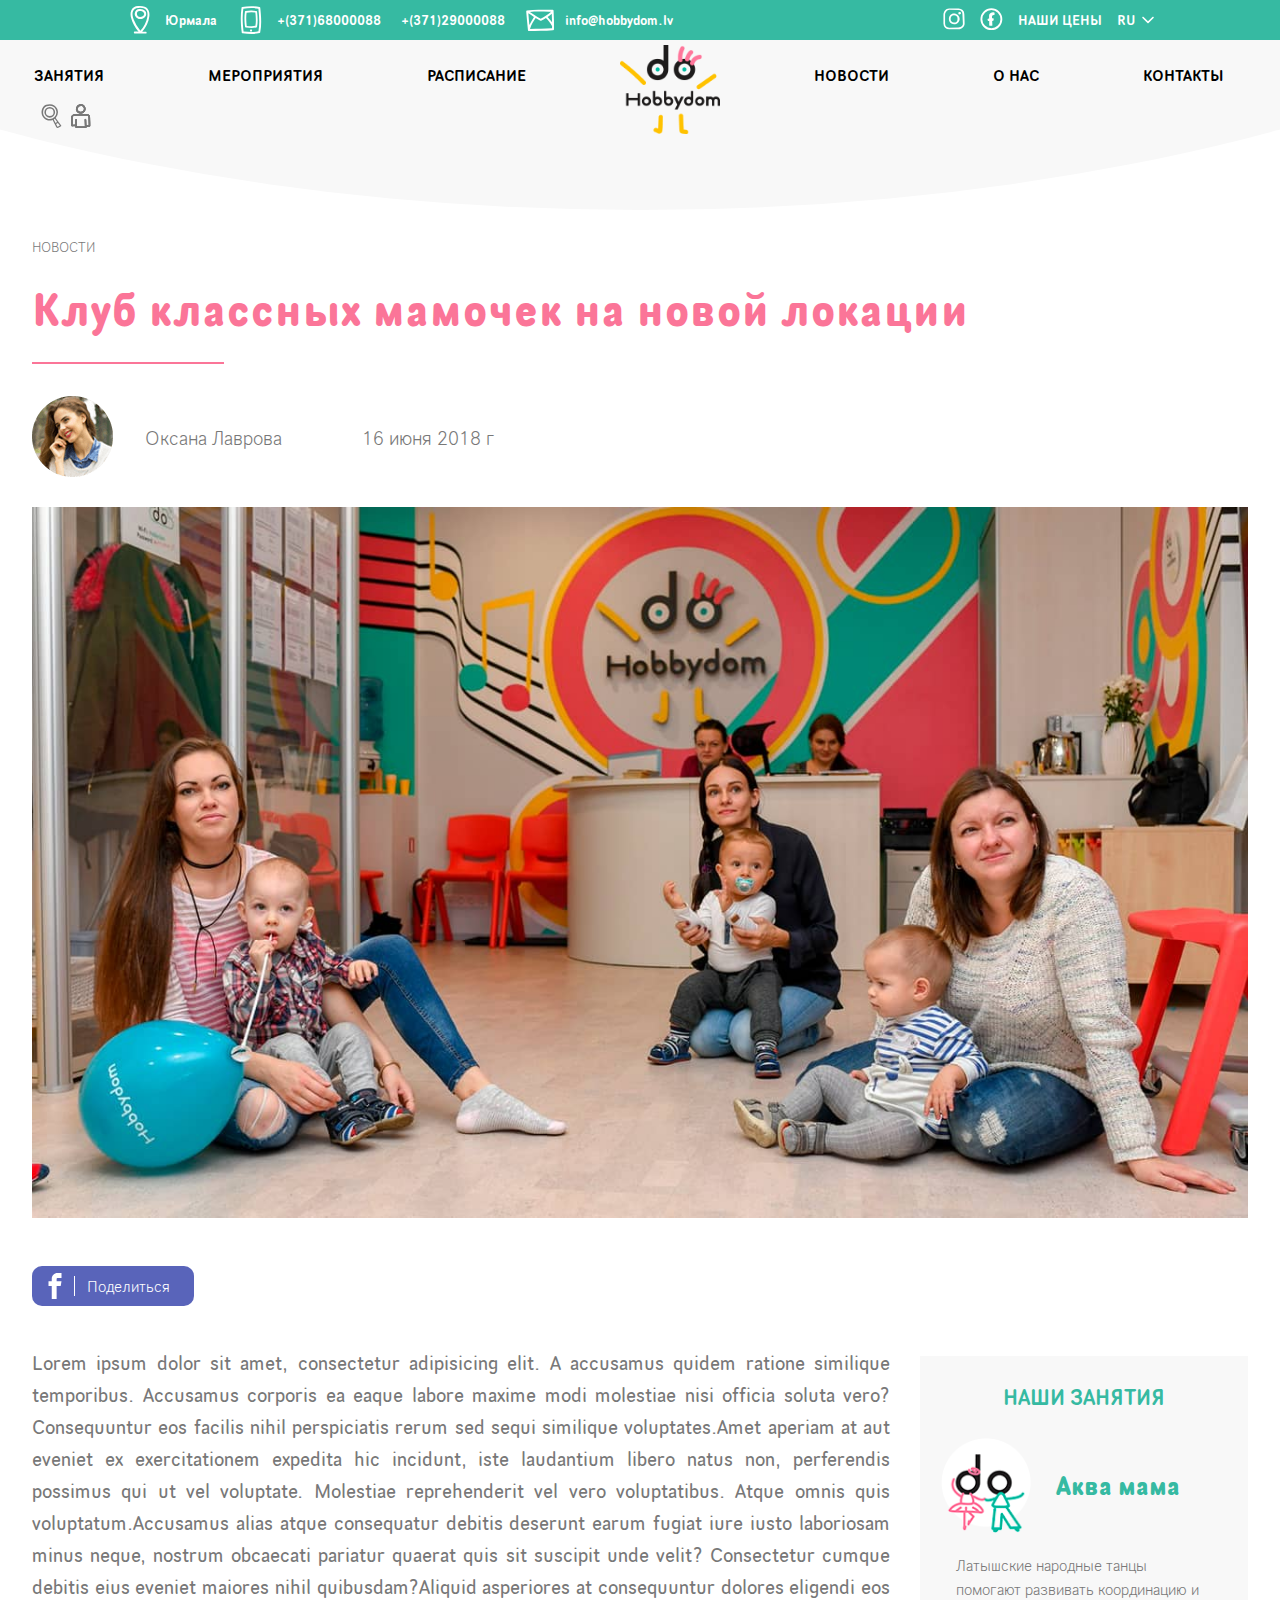
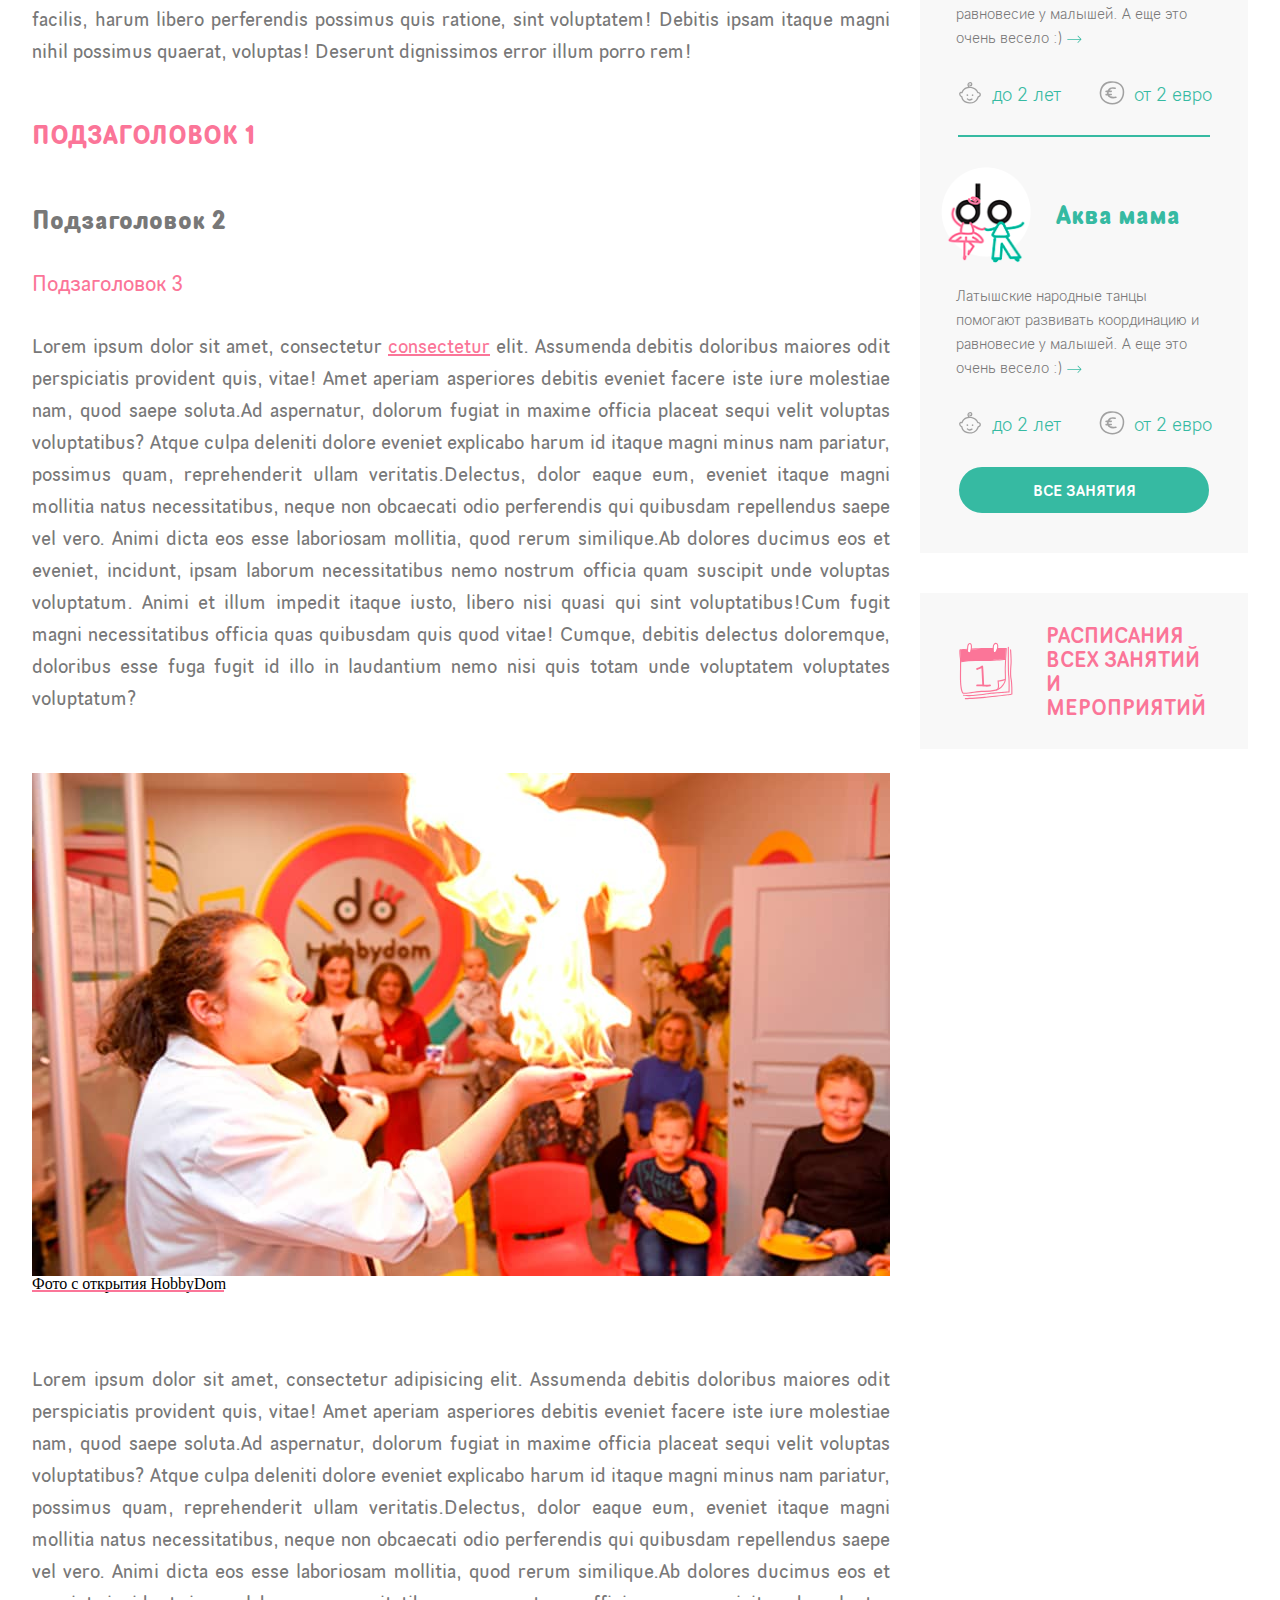
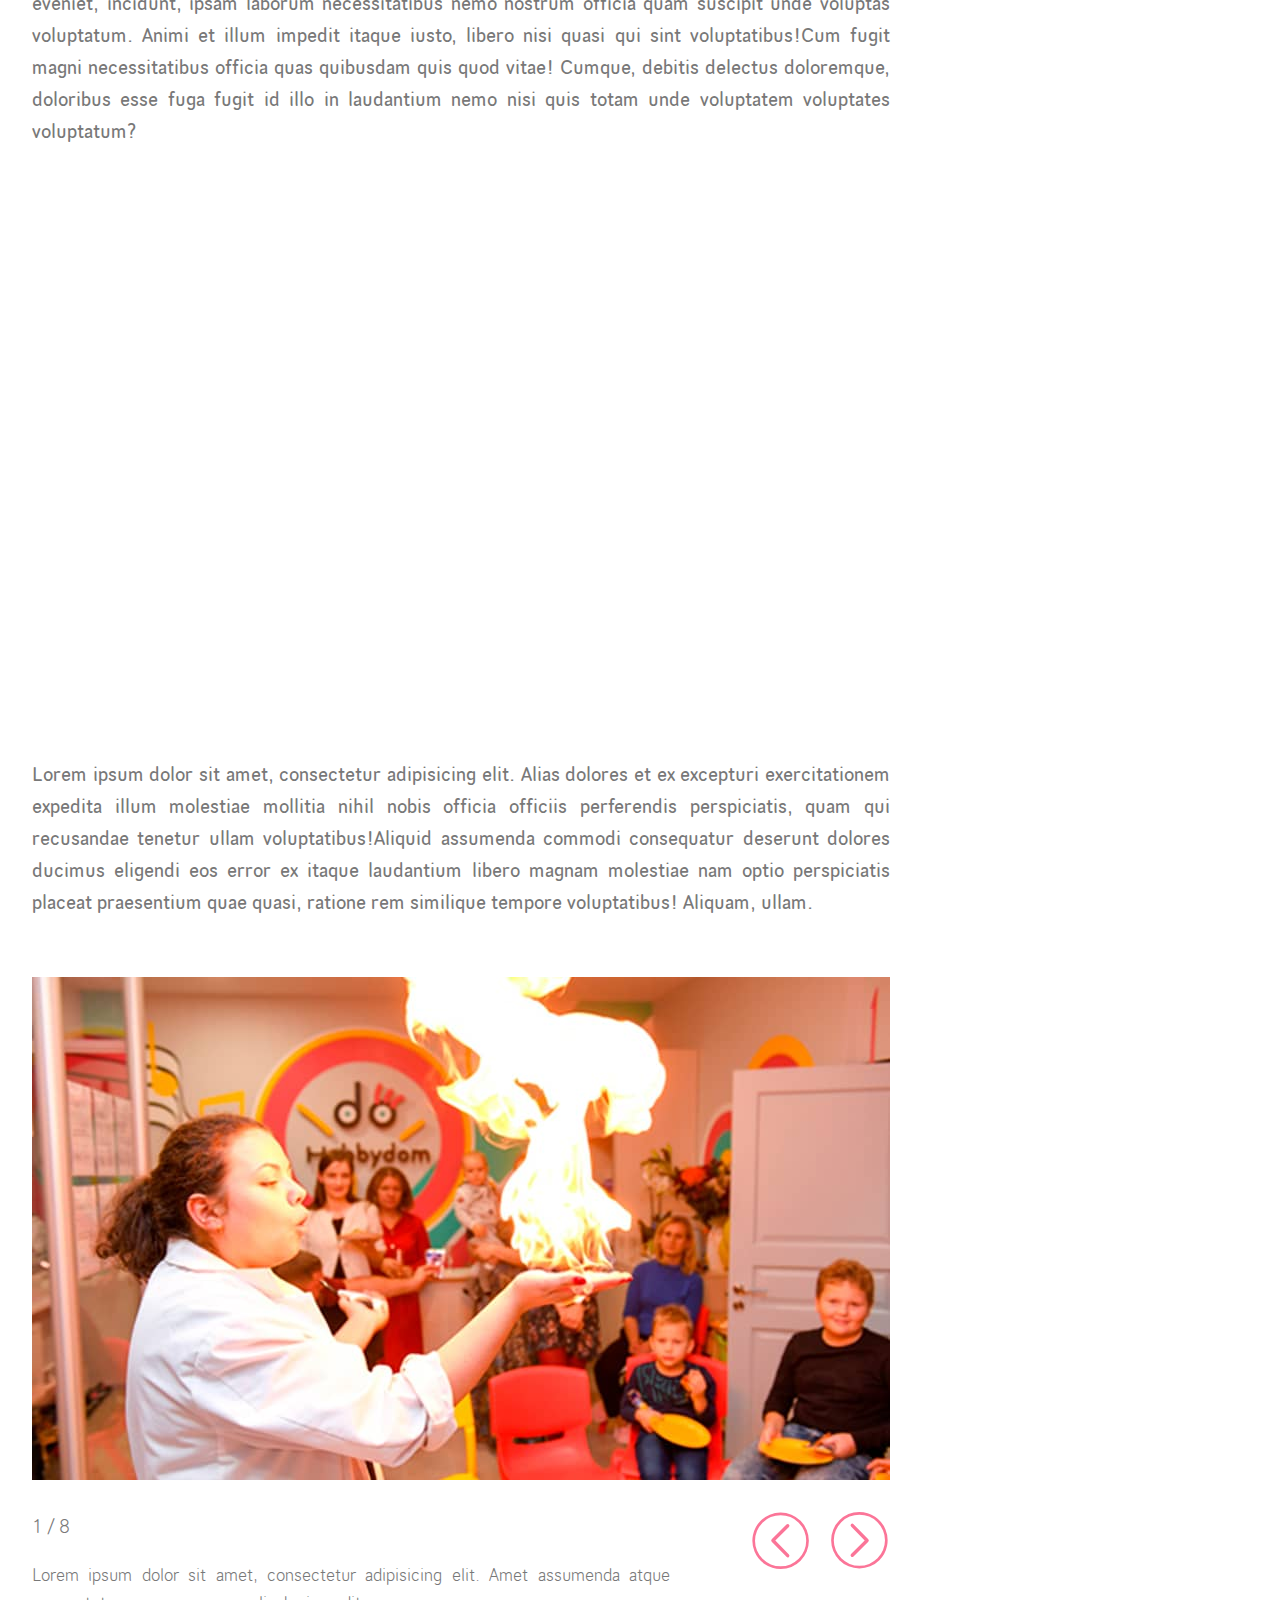
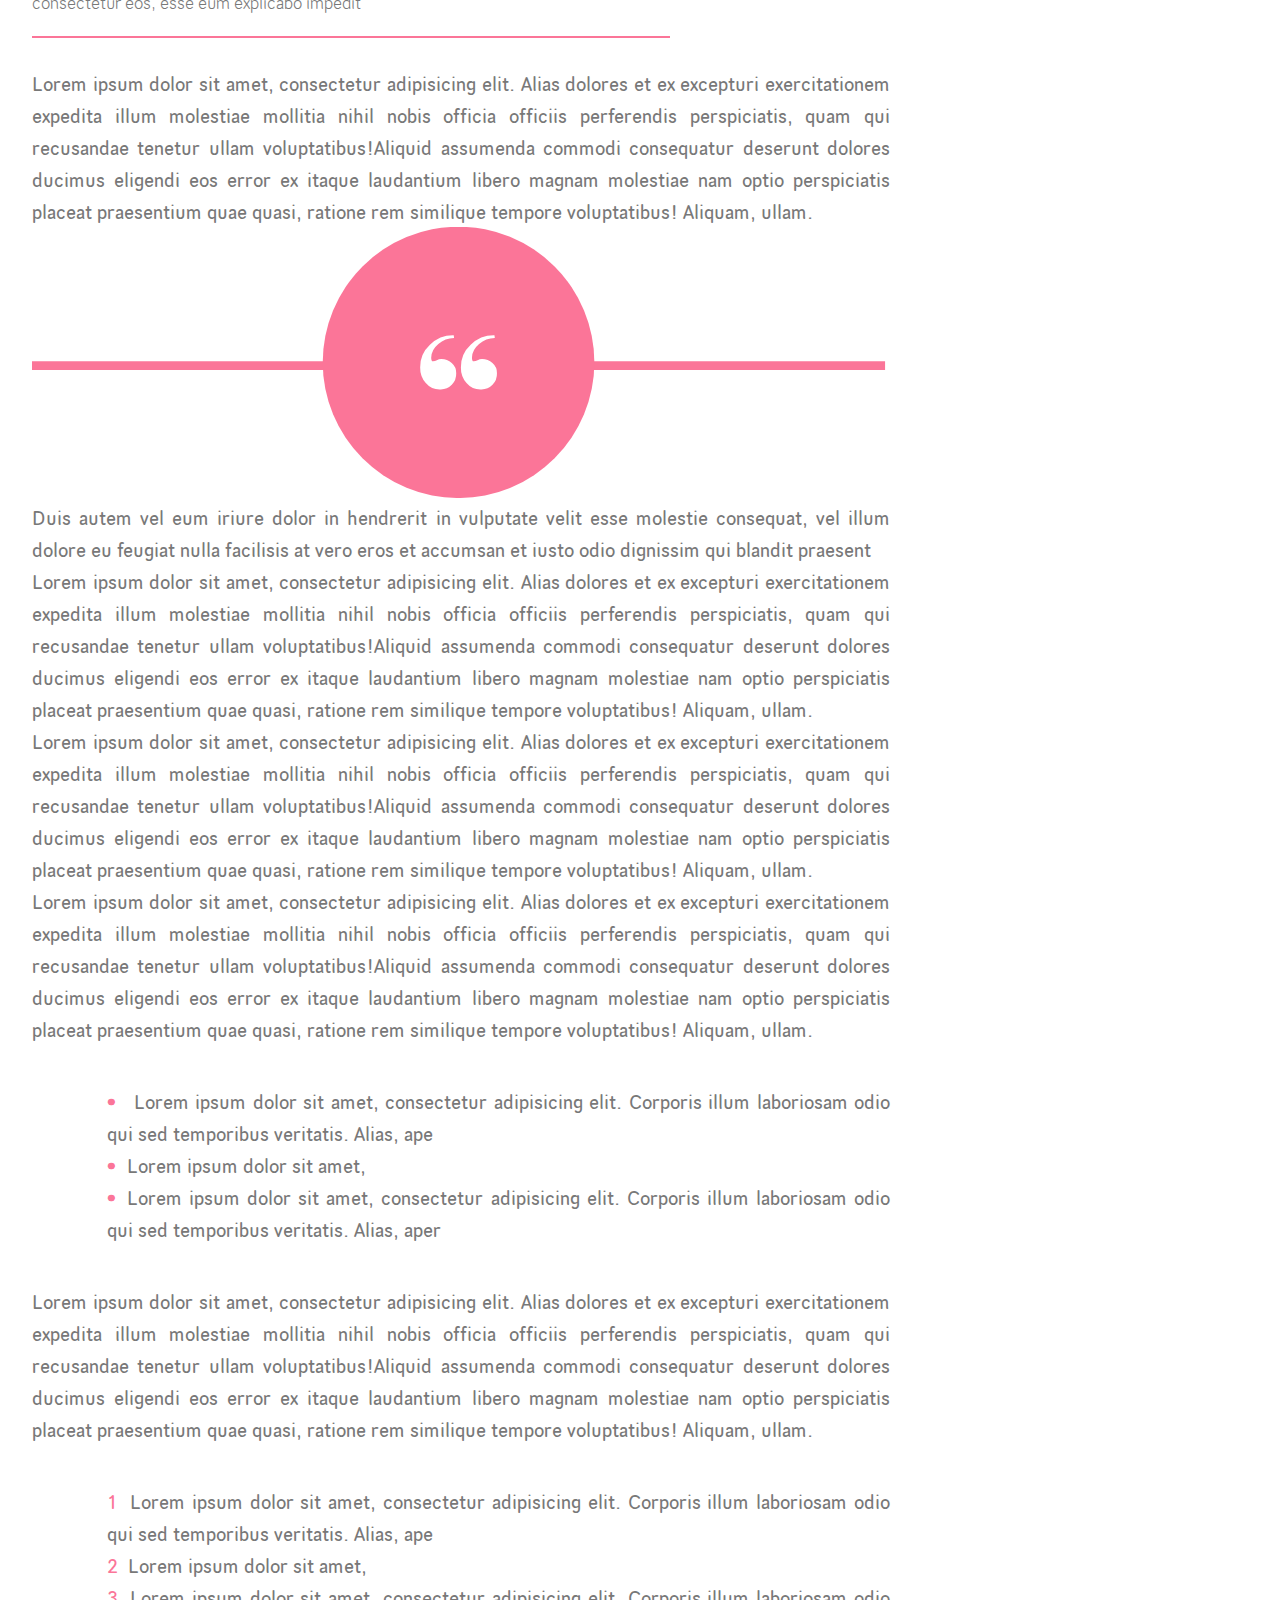
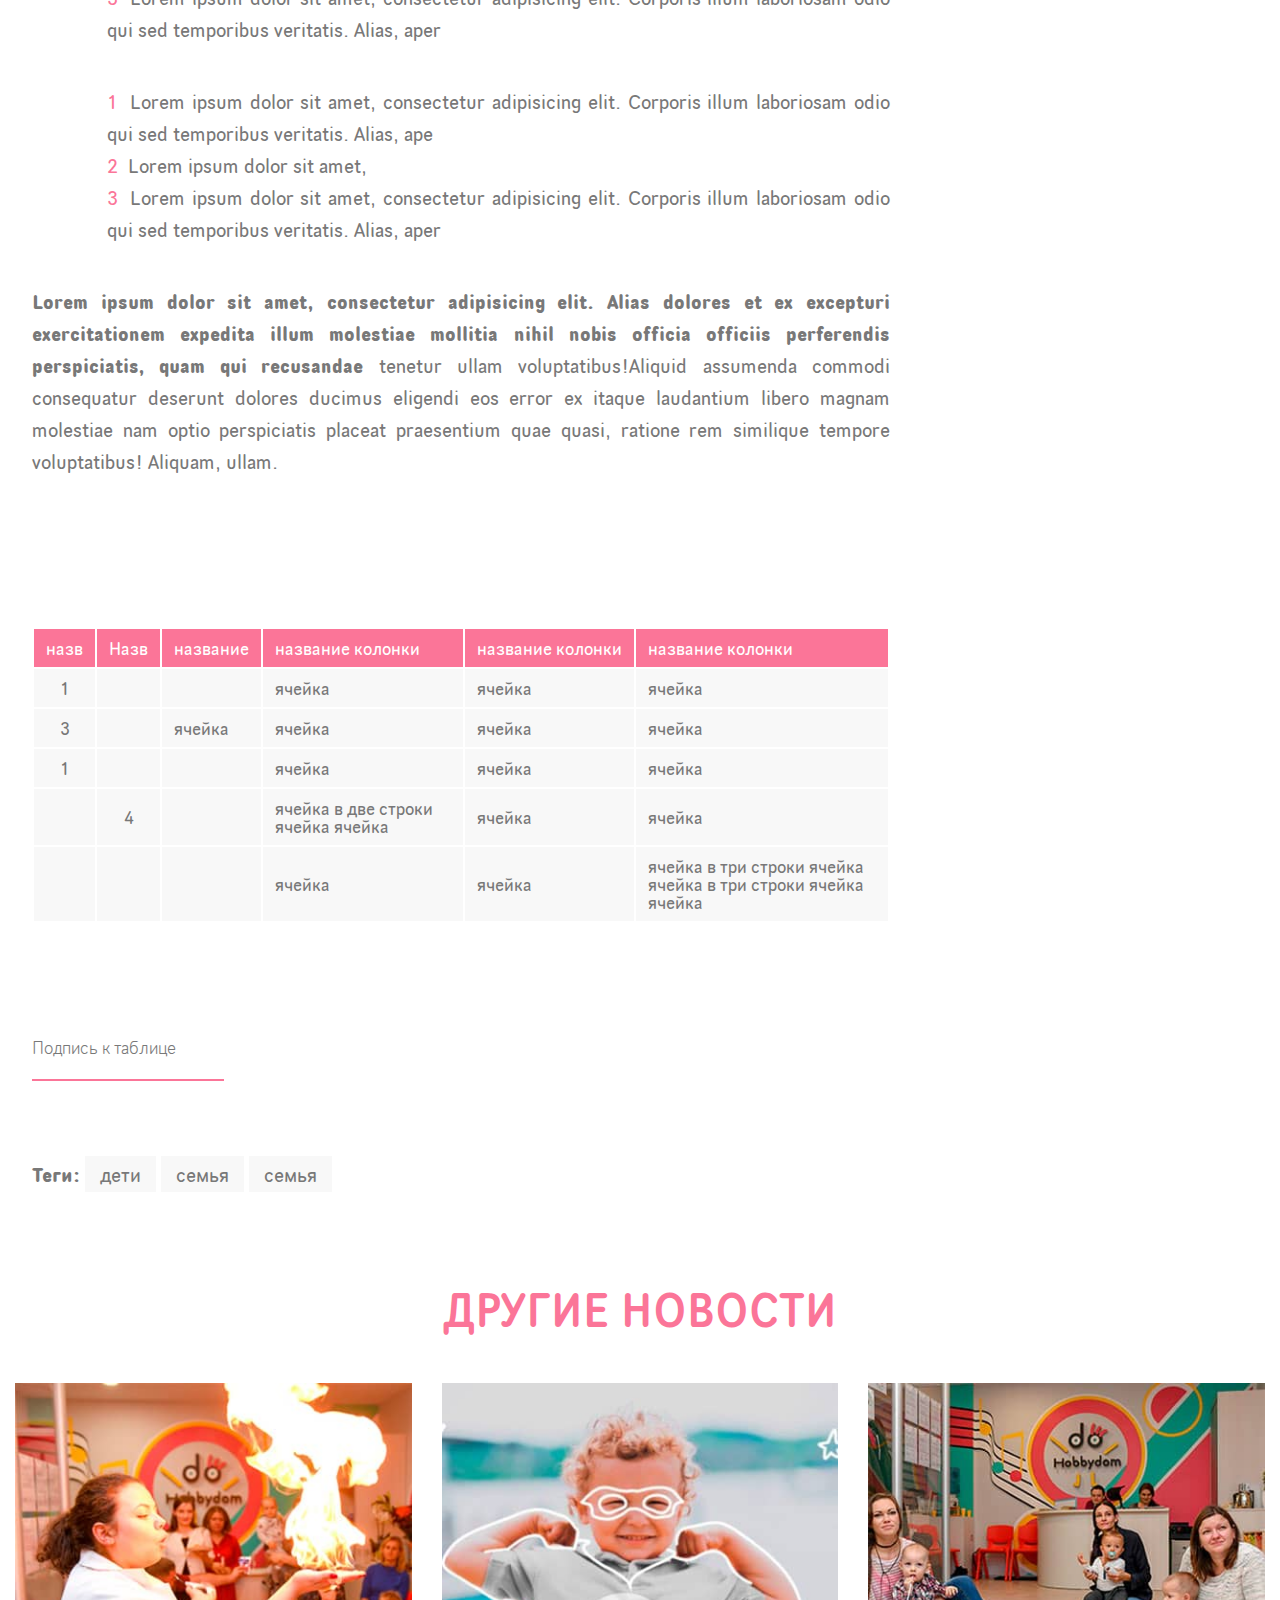
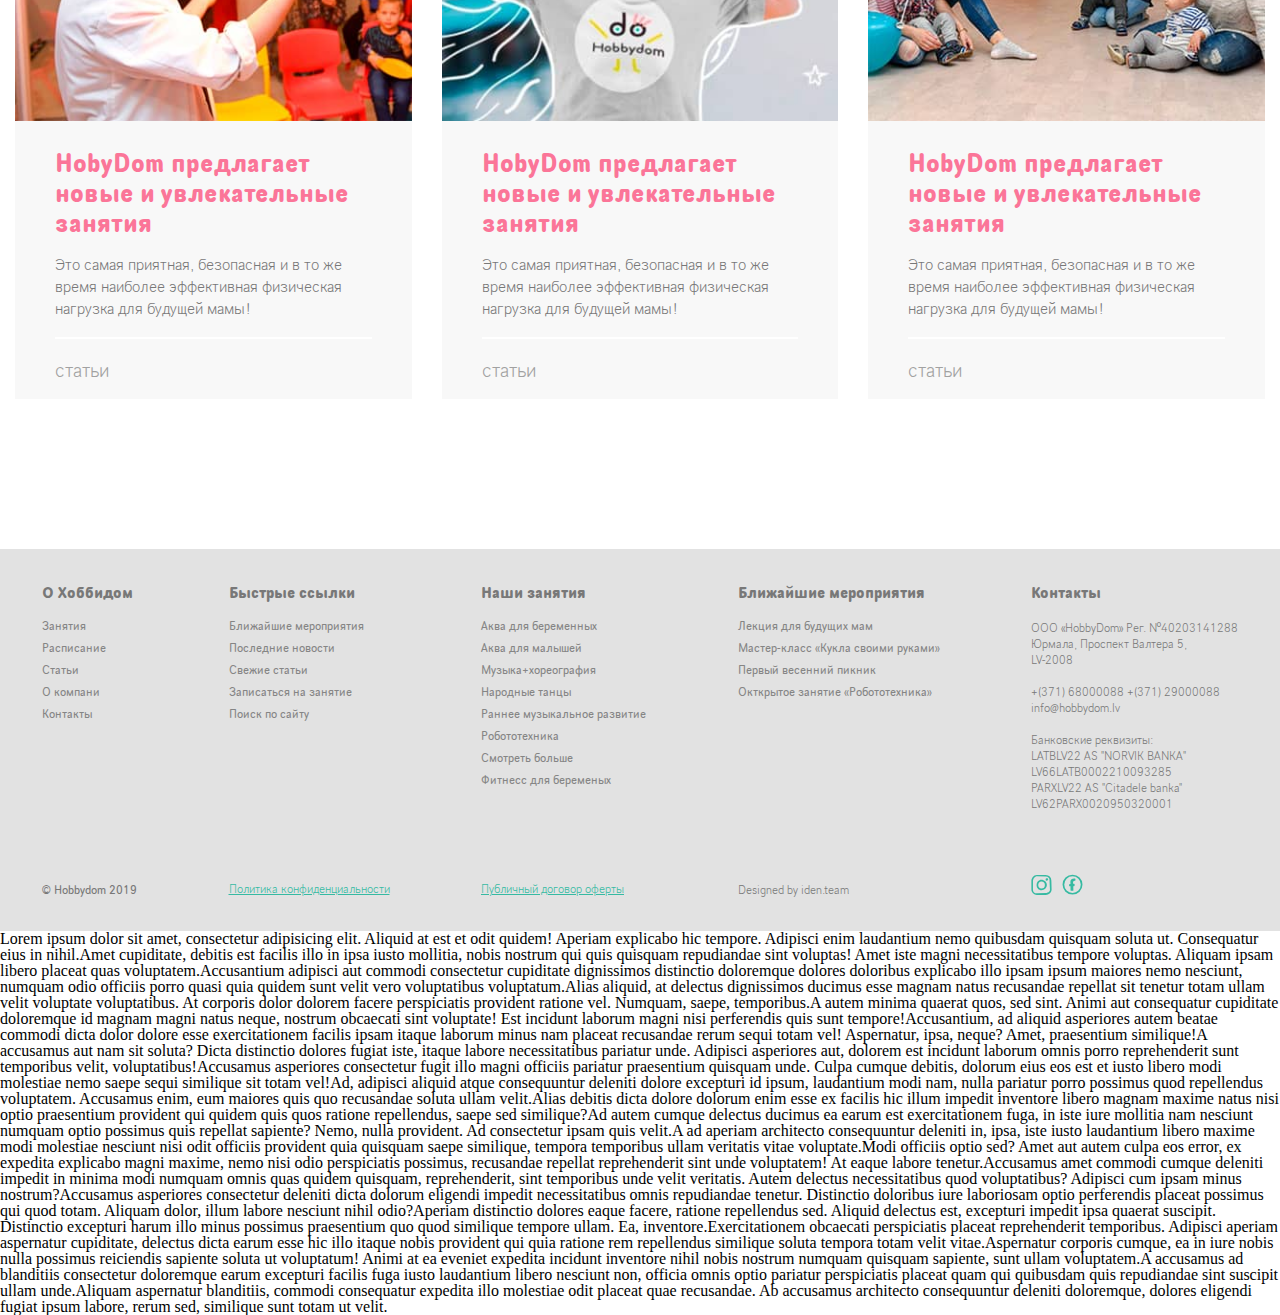
<file: assets/template/article.html>
<!DOCTYPE html>
<html>
<head>
    <meta http-equiv="Content-type" content="text/html; charset=utf-8"/>
    <meta http-equiv="X-UA-Compatible" content="ie=edge" />
    <meta name="viewport"
          content="width=device-width, user-scalable=no, initial-scale=1.0, maximum-scale=1.0, minimum-scale=1.0" />
    <title>Hobbydom</title>
    <link rel="apple-touch-icon" sizes="180x180" href="images/apple-touch-icon.png">
    <link rel="icon" type="image/png" sizes="32x32" href="images/favicon-32x32.png">
    <link rel="icon" type="image/png" sizes="16x16" href="images/favicon-16x16.png">
    <link rel="mask-icon" href="images/safari-pinned-tab.svg" color="#5bbad5">
    <meta name="msapplication-TileColor" content="#da532c">
    <meta name="theme-color" content="#ffffff">
    <meta property="og:site_name" content="hobbydom">
    <meta property="og:type" content="website">
    <meta property="og:title" content="hobbydom">
    <meta property="og:description" content="семейный клуб развития детей и родителей">
    <meta property="og:image" content="images/sharing_picture.png">
    <meta property="og:image:secure_url" content="images/sharing_picture.png">
    <meta property="og:image:type" content="image/jpeg">
    <meta property="og:image:width" content="1200">
    <meta property="og:image:height" content="630">
<link href="css/main.css" rel="stylesheet"></head>
<body class="article-page">
<header>
    <nav class="b-nav">
        <div class="nav__top">
            <div class="nav__top--wrapper">
                <div class="nav__top--left">
                    <img src="images/location_pin_heder.svg" alt=""><a target="_blank" href="googlemaps">Юрмала</a>
                    <img src="images/phone.svg" alt=""><a href="tel:+(371)68000088">+(371)68000088</a><a href="tel:+(371)68000088">+(371)29000088</a>
                    <img src="images/mail.svg" alt=""><a href="mailto:info@hobbydom.lv">info@hobbydom.lv</a>
                </div>
                <div class="nav__top--right">
                    <a target="_blank" href="https://www.instagram.com/hobbydom_latvia/"><img class="nav__top--instagram" src="images/insta_heder.svg" alt=""></a>
                    <a target="_blank" href="https://www.facebook.com/hobbydomlv/"><img class="nav__top--facebook" src="images/fb_heder.svg" alt=""></a>
                    <a href="price">НАШИ ЦЕНЫ</a>
                    <div class="nav__top--languages" href="ru">RU
                        <svg version="1.1" xmlns="http://www.w3.org/2000/svg" width="1024" height="1024" viewBox="0 0 1024 1024">
                            <title></title>
                            <g id="icomoon-ignore">
                            </g>
                            <path fill="#fff" d="M225.835 414.165l256 256c16.683 16.683 43.691 16.683 60.331 0l256-256c16.683-16.683 16.683-43.691 0-60.331s-43.691-16.683-60.331 0l-225.835 225.835-225.835-225.835c-16.683-16.683-43.691-16.683-60.331 0s-16.683 43.691 0 60.331z"></path>
                        </svg>

                        <div class="languages-content">
                            <a href="#">RU</a><a href="#">LV</a>
                        </div>
                    </div>


                </div>
            </div>
        </div>
        <div class="nav__bottom">
            <div class="nav__wrapper">
                <nav class="nav">
                    <ul>
                        <li><a href="classes.html">Занятия</a></li>
                        <li><a href="events.html">Мероприятия</a></li>
                        <li><a href="shedule.html">Расписание</a></li>
                        <li class="nav--logo"><a href="index.html"><i><img src="images/Logo.png" alt=""></i><svg xmlns="http://www.w3.org/2000/svg" viewBox="0 0 272 130.11"><title>logo_text_svg</title><g id="logo"><g id="logo_smal"><polygon class="cls-1" points="44.96 61.8 21.74 61.8 21.74 49.9 15.88 49.9 15.88 81.28 21.74 81.28 21.74 67.13 44.96 67.13 44.96 81.28 50.82 81.28 50.82 49.9 44.96 49.9 44.96 61.8"/><path class="cls-1" d="M73,69.8a5.75,5.75,0,0,1-.45,2.26h0A5.82,5.82,0,0,1,63,73.93,6.14,6.14,0,0,1,61.78,72a5.67,5.67,0,0,1,0-4.5A6.17,6.17,0,0,1,63,65.67a5.85,5.85,0,0,1,1.86-1.25,5.85,5.85,0,0,1,4.51,0,5.77,5.77,0,0,1,3.11,3.12A5.78,5.78,0,0,1,73,69.8m2.33-8.16a11.63,11.63,0,0,0-3.67-2.47,11.77,11.77,0,0,0-9,0,11.51,11.51,0,0,0-6.13,6.13,11.73,11.73,0,0,0,0,9,11.52,11.52,0,0,0,6.13,6.13,11.73,11.73,0,0,0,9,0,11.49,11.49,0,0,0,6.13-6.13,11.73,11.73,0,0,0,0-9,11.6,11.6,0,0,0-2.46-3.66"/><path class="cls-1" d="M92.92,75.22A5.88,5.88,0,0,1,91.06,74a6.16,6.16,0,0,1-1.27-1.88,5.62,5.62,0,0,1-.47-2.3,5.45,5.45,0,0,1,.46-2.23,6.27,6.27,0,0,1,1.27-1.86,5.83,5.83,0,0,1,1.86-1.25,5.86,5.86,0,0,1,4.51,0,5.78,5.78,0,0,1,3.11,3.12,5.92,5.92,0,0,1,0,4.53A5.91,5.91,0,0,1,99.29,74a5.75,5.75,0,0,1-1.86,1.25,5.86,5.86,0,0,1-4.5,0m10.39-13.54a11.59,11.59,0,0,0-3.66-2.47,11.76,11.76,0,0,0-8.3-.26,12,12,0,0,0-2.07,1l0-16h-5.7V69.84a11.37,11.37,0,0,0,.9,4.5,11.49,11.49,0,0,0,6.13,6.13,11.71,11.71,0,0,0,9,0,11.47,11.47,0,0,0,6.13-6.13,11.72,11.72,0,0,0,0-9,11.53,11.53,0,0,0-2.47-3.67"/><path class="cls-1" d="M129,69.84a5.78,5.78,0,0,1-.45,2.26A5.89,5.89,0,0,1,127.3,74a5.76,5.76,0,0,1-1.86,1.25A5.81,5.81,0,0,1,119.07,74a6.16,6.16,0,0,1-1.27-1.88,5.62,5.62,0,0,1-.47-2.3,5.45,5.45,0,0,1,.46-2.23,6.27,6.27,0,0,1,1.27-1.86,5.83,5.83,0,0,1,1.86-1.25,5.86,5.86,0,0,1,4.51,0,5.78,5.78,0,0,1,3.11,3.12,5.77,5.77,0,0,1,.45,2.26m2.33-8.16a11.59,11.59,0,0,0-3.66-2.47,11.76,11.76,0,0,0-8.3-.26,12,12,0,0,0-2.07,1l0-16h-5.7V69.84a11.4,11.4,0,0,0,.9,4.5,11.49,11.49,0,0,0,6.13,6.13,11.71,11.71,0,0,0,9,0,11.49,11.49,0,0,0,6.13-6.13,11.72,11.72,0,0,0,0-9,11.53,11.53,0,0,0-2.47-3.67"/><polygon class="cls-1" points="148.57 71.65 142.74 58.35 136.34 58.35 145.23 78.6 139.18 90.58 145.7 90.58 149.01 84.25 161.49 58.35 154.98 58.35 148.57 71.65"/><path class="cls-1" d="M178.2,65.71a5.86,5.86,0,0,1,1.25,1.85,5.64,5.64,0,0,1,.45,2.24v0a5.8,5.8,0,0,1-.45,2.26A5.81,5.81,0,0,1,170,74a6.11,6.11,0,0,1-1.27-1.87,5.67,5.67,0,0,1,0-4.51A6.12,6.12,0,0,1,170,65.71a5.83,5.83,0,0,1,1.86-1.25,5.86,5.86,0,0,1,4.51,0,5.81,5.81,0,0,1,1.86,1.25m1.7-5.8a12,12,0,0,0-2-1,11.73,11.73,0,0,0-8.28.26,11.52,11.52,0,0,0-6.13,6.13,11.73,11.73,0,0,0,0,9,11.49,11.49,0,0,0,6.13,6.13,11.71,11.71,0,0,0,9,0,11.48,11.48,0,0,0,6.13-6.13,11.45,11.45,0,0,0,.9-4.54V43.9H179.9Z"/><path class="cls-1" d="M207.91,69.8a5.77,5.77,0,0,1-.45,2.26,5.86,5.86,0,0,1-1.25,1.87,5.79,5.79,0,0,1-1.86,1.25,5.85,5.85,0,0,1-4.51,0A5.75,5.75,0,0,1,198,73.93,6.05,6.05,0,0,1,196.72,72a5.66,5.66,0,0,1,0-4.5A6.08,6.08,0,0,1,198,65.67a5.81,5.81,0,0,1,1.86-1.25,5.85,5.85,0,0,1,4.51,0,5.78,5.78,0,0,1,3.11,3.12,5.79,5.79,0,0,1,.45,2.26m2.33-8.16h0a11.53,11.53,0,0,0-18.79,3.66,11.73,11.73,0,0,0,0,9,11.47,11.47,0,0,0,6.13,6.13,11.73,11.73,0,0,0,9,0,11.5,11.5,0,0,0,6.13-6.13,11.73,11.73,0,0,0,0-9,11.62,11.62,0,0,0-2.46-3.66"/><path class="cls-1" d="M252.26,63.46a10.09,10.09,0,0,0-5.93-4.82,10.3,10.3,0,0,0-5.95,0,10.78,10.78,0,0,0-2.67,1.24,10.11,10.11,0,0,0-1.66,1.43,9.28,9.28,0,0,0-1.71-1.44,10,10,0,0,0-2.62-1.24,10.28,10.28,0,0,0-5.95,0,11.29,11.29,0,0,0-1.51.59v-1h-5.69V81.36h5.69v-13a4.25,4.25,0,0,1,.35-1.7,4.55,4.55,0,0,1,1-1.42,4.47,4.47,0,0,1,4.87-1,4.56,4.56,0,0,1,2.39,2.39,4.2,4.2,0,0,1,.35,1.7v13h5.7v-13a4.22,4.22,0,0,1,.35-1.7,4.59,4.59,0,0,1,1-1.42,4.46,4.46,0,0,1,1.44-1,4.41,4.41,0,0,1,3.43,0,4.58,4.58,0,0,1,1.42,1,4.64,4.64,0,0,1,1,1.42,4.27,4.27,0,0,1,.35,1.7v13h5.69v-13a9.91,9.91,0,0,0-1.24-4.87"/></g></g></svg></a></li>
                        <li><a href="news.html">новости</a></li>
                        <li><a href="about-us.html">О нас</a></li>
                        <li><a href="contacts.html">Контакты</a></li>
                        <li class="nav--icons"><a href="#" id="search-button"><img class="search-button" src="images/search.svg" alt=""></a><a href="#"><img src="images/man.svg" alt=""></a></li>
                    </ul>
                </nav>
            </div>
            <div class="nav__wrapper--mobile">
                <div class="nav__mobile--content">
                    <div class="mobile__hamburger--wrapper">
                        <div class="mobile-hamburger"></div>
                    </div>
                    <a href="index.html" class="mobile__menu--logo-wrapper">
                        <svg xmlns="http://www.w3.org/2000/svg" viewBox="0 0 272 130.11"><title>logo_text_svg</title><g id="logo"><g id="logo_smal"><polygon class="cls-1" points="44.96 61.8 21.74 61.8 21.74 49.9 15.88 49.9 15.88 81.28 21.74 81.28 21.74 67.13 44.96 67.13 44.96 81.28 50.82 81.28 50.82 49.9 44.96 49.9 44.96 61.8"/><path class="cls-1" d="M73,69.8a5.75,5.75,0,0,1-.45,2.26h0A5.82,5.82,0,0,1,63,73.93,6.14,6.14,0,0,1,61.78,72a5.67,5.67,0,0,1,0-4.5A6.17,6.17,0,0,1,63,65.67a5.85,5.85,0,0,1,1.86-1.25,5.85,5.85,0,0,1,4.51,0,5.77,5.77,0,0,1,3.11,3.12A5.78,5.78,0,0,1,73,69.8m2.33-8.16a11.63,11.63,0,0,0-3.67-2.47,11.77,11.77,0,0,0-9,0,11.51,11.51,0,0,0-6.13,6.13,11.73,11.73,0,0,0,0,9,11.52,11.52,0,0,0,6.13,6.13,11.73,11.73,0,0,0,9,0,11.49,11.49,0,0,0,6.13-6.13,11.73,11.73,0,0,0,0-9,11.6,11.6,0,0,0-2.46-3.66"/><path class="cls-1" d="M92.92,75.22A5.88,5.88,0,0,1,91.06,74a6.16,6.16,0,0,1-1.27-1.88,5.62,5.62,0,0,1-.47-2.3,5.45,5.45,0,0,1,.46-2.23,6.27,6.27,0,0,1,1.27-1.86,5.83,5.83,0,0,1,1.86-1.25,5.86,5.86,0,0,1,4.51,0,5.78,5.78,0,0,1,3.11,3.12,5.92,5.92,0,0,1,0,4.53A5.91,5.91,0,0,1,99.29,74a5.75,5.75,0,0,1-1.86,1.25,5.86,5.86,0,0,1-4.5,0m10.39-13.54a11.59,11.59,0,0,0-3.66-2.47,11.76,11.76,0,0,0-8.3-.26,12,12,0,0,0-2.07,1l0-16h-5.7V69.84a11.37,11.37,0,0,0,.9,4.5,11.49,11.49,0,0,0,6.13,6.13,11.71,11.71,0,0,0,9,0,11.47,11.47,0,0,0,6.13-6.13,11.72,11.72,0,0,0,0-9,11.53,11.53,0,0,0-2.47-3.67"/><path class="cls-1" d="M129,69.84a5.78,5.78,0,0,1-.45,2.26A5.89,5.89,0,0,1,127.3,74a5.76,5.76,0,0,1-1.86,1.25A5.81,5.81,0,0,1,119.07,74a6.16,6.16,0,0,1-1.27-1.88,5.62,5.62,0,0,1-.47-2.3,5.45,5.45,0,0,1,.46-2.23,6.27,6.27,0,0,1,1.27-1.86,5.83,5.83,0,0,1,1.86-1.25,5.86,5.86,0,0,1,4.51,0,5.78,5.78,0,0,1,3.11,3.12,5.77,5.77,0,0,1,.45,2.26m2.33-8.16a11.59,11.59,0,0,0-3.66-2.47,11.76,11.76,0,0,0-8.3-.26,12,12,0,0,0-2.07,1l0-16h-5.7V69.84a11.4,11.4,0,0,0,.9,4.5,11.49,11.49,0,0,0,6.13,6.13,11.71,11.71,0,0,0,9,0,11.49,11.49,0,0,0,6.13-6.13,11.72,11.72,0,0,0,0-9,11.53,11.53,0,0,0-2.47-3.67"/><polygon class="cls-1" points="148.57 71.65 142.74 58.35 136.34 58.35 145.23 78.6 139.18 90.58 145.7 90.58 149.01 84.25 161.49 58.35 154.98 58.35 148.57 71.65"/><path class="cls-1" d="M178.2,65.71a5.86,5.86,0,0,1,1.25,1.85,5.64,5.64,0,0,1,.45,2.24v0a5.8,5.8,0,0,1-.45,2.26A5.81,5.81,0,0,1,170,74a6.11,6.11,0,0,1-1.27-1.87,5.67,5.67,0,0,1,0-4.51A6.12,6.12,0,0,1,170,65.71a5.83,5.83,0,0,1,1.86-1.25,5.86,5.86,0,0,1,4.51,0,5.81,5.81,0,0,1,1.86,1.25m1.7-5.8a12,12,0,0,0-2-1,11.73,11.73,0,0,0-8.28.26,11.52,11.52,0,0,0-6.13,6.13,11.73,11.73,0,0,0,0,9,11.49,11.49,0,0,0,6.13,6.13,11.71,11.71,0,0,0,9,0,11.48,11.48,0,0,0,6.13-6.13,11.45,11.45,0,0,0,.9-4.54V43.9H179.9Z"/><path class="cls-1" d="M207.91,69.8a5.77,5.77,0,0,1-.45,2.26,5.86,5.86,0,0,1-1.25,1.87,5.79,5.79,0,0,1-1.86,1.25,5.85,5.85,0,0,1-4.51,0A5.75,5.75,0,0,1,198,73.93,6.05,6.05,0,0,1,196.72,72a5.66,5.66,0,0,1,0-4.5A6.08,6.08,0,0,1,198,65.67a5.81,5.81,0,0,1,1.86-1.25,5.85,5.85,0,0,1,4.51,0,5.78,5.78,0,0,1,3.11,3.12,5.79,5.79,0,0,1,.45,2.26m2.33-8.16h0a11.53,11.53,0,0,0-18.79,3.66,11.73,11.73,0,0,0,0,9,11.47,11.47,0,0,0,6.13,6.13,11.73,11.73,0,0,0,9,0,11.5,11.5,0,0,0,6.13-6.13,11.73,11.73,0,0,0,0-9,11.62,11.62,0,0,0-2.46-3.66"/><path class="cls-1" d="M252.26,63.46a10.09,10.09,0,0,0-5.93-4.82,10.3,10.3,0,0,0-5.95,0,10.78,10.78,0,0,0-2.67,1.24,10.11,10.11,0,0,0-1.66,1.43,9.28,9.28,0,0,0-1.71-1.44,10,10,0,0,0-2.62-1.24,10.28,10.28,0,0,0-5.95,0,11.29,11.29,0,0,0-1.51.59v-1h-5.69V81.36h5.69v-13a4.25,4.25,0,0,1,.35-1.7,4.55,4.55,0,0,1,1-1.42,4.47,4.47,0,0,1,4.87-1,4.56,4.56,0,0,1,2.39,2.39,4.2,4.2,0,0,1,.35,1.7v13h5.7v-13a4.22,4.22,0,0,1,.35-1.7,4.59,4.59,0,0,1,1-1.42,4.46,4.46,0,0,1,1.44-1,4.41,4.41,0,0,1,3.43,0,4.58,4.58,0,0,1,1.42,1,4.64,4.64,0,0,1,1,1.42,4.27,4.27,0,0,1,.35,1.7v13h5.69v-13a9.91,9.91,0,0,0-1.24-4.87"/></g></g></svg>
                        <img class="mobile__menu--img-logo" src="images/Logo.png" alt="">
                    </a>
                    <div class="mobile__language-picker">RU
                        <svg version="1.1" xmlns="http://www.w3.org/2000/svg" width="1024" height="1024" viewBox="0 0 1024 1024">
                            <title></title>
                            <g id="icomoon-ignore">
                            </g>
                            <path fill="#36baa5" d="M225.835 414.165l256 256c16.683 16.683 43.691 16.683 60.331 0l256-256c16.683-16.683 16.683-43.691 0-60.331s-43.691-16.683-60.331 0l-225.835 225.835-225.835-225.835c-16.683-16.683-43.691-16.683-60.331 0s-16.683 43.691 0 60.331z"></path>
                        </svg>
                        <div class="mobile--languages-content">
                            <a href="#">RU</a><a href="#">LV</a>
                        </div>
                    </div>

                </div>
                <div class="mobile-menu">
                    <div class="mobile-menu-top">
                        <ul>
                            <li><a href="classes.html">занятия</a></li>
                            <li><a href="events.html">мероприятия</a></li>
                            <li><a href="shedule.html">расписание</a></li>
                            <li><a href="news.html">новости</a></li>
                            <li><a href="#">наши цены</a></li>
                            <li><a href="about-us.html">о нас</a></li>
                            <li><a href="contacts.html">контакты</a></li>
                            <li class="nav--icons">
                                <a href="#">
                                    <svg xmlns="http://www.w3.org/2000/svg" id="Layer_1" data-name="Layer 1" viewBox="0 0 200 200"><defs><style>.cls-1{fill:#36baa2}</style></defs><path class="cls-1" d="M86 27.08A42.9 42.9 0 1 0 128.87 70 42.95 42.95 0 0 0 86 27.08zm0 73.45A30.55 30.55 0 1 1 116.54 70 30.59 30.59 0 0 1 86 100.53zm0 0"/><path class="cls-1" d="M133.82 115.17a65.65 65.65 0 0 0 18-45.24c0-10.91-4.54-23-6.49-27.73-9.6-23.15-31.59-37-58.81-37a86.16 86.16 0 0 0-29.82 5.47c-26 9.68-37 38.41-36.31 62.57.9 33.91 30.91 62.55 65.52 62.55a65.49 65.49 0 0 0 23.42-4.32c6.37 13.54 13.14 26.91 20.12 40.13 3.42 6.49 6.07 14.26 10.31 20.25 6.9 9.71 29-4.35 35.18-9.47a.39.39 0 0 0 .08-.08c2.74-.9 4.75-3.81 2.64-6.83-14.21-20.43-30.26-39.52-43.89-60.34zm-101-42.22c-.53-19.77 8-43.12 28.28-50.68a73.8 73.8 0 0 1 25.51-4.69c22.39 0 39.66 10.7 47.41 29.36 3.48 8.38 5.55 17 5.55 23A53.62 53.62 0 0 1 86 123.49c-28.1 0-52.46-23.14-53.19-50.54zm85.45 54.42a68.26 68.26 0 0 0 8.27-5.51c5.7 8.58 11.77 16.89 18 25.13a141.27 141.27 0 0 0-12.26 8.52c-4.76-9.32-9.47-18.67-14-28.13zm29 57.58c-3.41-6.86-6.9-13.68-10.41-20.5a128.08 128.08 0 0 1 13.67-9.51c5.44 7.19 10.88 14.38 16.11 21.72a43.8 43.8 0 0 1-19.37 8.29zm0 0"/></svg>
                                </a>
                                <a href="#">
                                    <svg xmlns="http://www.w3.org/2000/svg" id="Layer_1" data-name="Layer 1" viewBox="0 0 200 200"><defs><style>.cls-1{fill:#36baa2}</style></defs><path class="cls-1" d="M69.69 73a39.62 39.62 0 0 0 22.93 7.6c10.48 0 20.78-4.4 29-12.38 2.19-2.11 4.44-4.56 5.06-5.31a6 6 0 0 0 .82-1.23c7.93-15 6.59-30.48-3.66-42.54-2-2.31-4.39-5.09-5.3-6a6.66 6.66 0 0 0-1.6-1.14 46.56 46.56 0 0 0-21.4-5.5c-9.77 0-19.18 3.45-27.94 10.24a5.56 5.56 0 0 0-1.14 1.11c-.6.76-2.59 3.48-4.43 6.18-11.77 17.29-8.62 37.4 7.66 48.97zm6-45.66a7.55 7.55 0 0 0 .53-.65 20.4 20.4 0 0 1 6-4.39 28.61 28.61 0 0 1 12.92-3.08 30.71 30.71 0 0 1 7.92 1.06 25.16 25.16 0 0 1 10.28 6.35c6.05 6.78 8 14.67 5.55 22.8A22.88 22.88 0 0 1 116 55.6l-.09.1c-5.53 7.43-13.36 11.52-22 11.52-10.61 0-20.67-6.16-24.47-15-2.02-4.68-3.9-14.22 6.27-24.92zM169.73 142l-.28-8.63c-.08-2.27-.13-4.53-.18-6.8v-3.46l-.09-2.52c0-1.39-.1-2.79-.17-4.19 0-.22 0-.44-.05-.66s0-.39 0-.58v-.74l-.07-1.06c-.06-.91-.12-1.81-.21-2.71 0-.22 0-.43-.07-.65s0-.38-.06-.58a51.19 51.19 0 0 0-.94-6c-.09-.39-.2-.77-.31-1.15l-.1-.34a26.21 26.21 0 0 0-1.34-3.81 19.3 19.3 0 0 0-2.75-4.43 17.49 17.49 0 0 0-2.25-2.13c-.42-.35-.86-.69-1.33-1s-.87-.58-1.32-.84A28.29 28.29 0 0 0 155.1 88a27.08 27.08 0 0 0-4.92-1.72 20 20 0 0 0-3.55-.61c-1.46-.1-2.9-.14-4.25-.16h-2.52c-1.56 0-3.12 0-4.69.06l-2.51.06c-1.83 0-4 .08-6.16.07l-10.8-.11q-5.37-.08-10.71-.11c-12.92-.12-28.15-.15-43.13.52-8.63.39-16.5 1-24.06 1.77a6 6 0 0 0-2.32.25 26.5 26.5 0 0 0-16.58 14.25 7.84 7.84 0 0 0-.58 2 5.91 5.91 0 0 0-.57 2.47q-.12 6.23-.27 12.46c-.44 18.84-.89 38.32.28 57.5a5.74 5.74 0 0 0 3.06 4.88 5.31 5.31 0 0 0 3.61 1.32c9 0 17.77 0 26.61-.42v7.34a5.9 5.9 0 0 0 .6 2.63 5.18 5.18 0 0 0 5.09 3.55c13 0 26.25.15 39 .28s26.11.27 39.16.28a5.17 5.17 0 0 0 4.66-2.62 6.17 6.17 0 0 0 .06-5.78v-2c7.13-.34 14.17-.39 21.35-.4a5.38 5.38 0 0 0 3.12-.93 6.25 6.25 0 0 0 4.58-1.42 5.49 5.49 0 0 0 1.86-4.31c.03-12.42-.39-24.99-.79-37.1zm-43.93-11.61c.78 14 1.75 39.13 2 54.92-10.58 0-21.31-.15-31.7-.25-10.88-.11-22.12-.22-33.2-.26 0-6.91-.11-15.5-.18-24.1-.09-10.81-.19-22-.2-29.56a5.46 5.46 0 0 0-2.76-4.94 6.56 6.56 0 0 0-6.37 0 5.45 5.45 0 0 0-2.73 4.93c0 7.08.1 17 .19 27.41 0 4.3.07 8.62.11 12.77-7.62.32-15.11.39-21.58.41-.85-17.78-.42-35.86 0-53.35q.13-5.5.25-11a14.74 14.74 0 0 1 8.66-7.73c12.4-1.3 25.56-2 41.41-2.24 8.26-.13 16.49-.1 26.29 0l8.75.09 6.77.07h20.96a26.39 26.39 0 0 1 5.25.49 10.06 10.06 0 0 1 5.1 2.57 10.71 10.71 0 0 1 1.85 2.4 11.07 11.07 0 0 1 .71 1.48c.14.37.26.75.36 1.13s.2.8.28 1.19a25.27 25.27 0 0 1 .37 3.26v.59l.17 2.66v.67l.12 2c.08 1.33.16 2.67.25 4l.11 1.81c.08 1.28.16 2.56.22 3.8a1.67 1.67 0 0 0 0 .21c.46 9.57.83 20 1.11 31.85.12 5 .2 10.42.23 17-6.15 0-12.68.09-19.25.4-.37-14.21-1.1-32.81-1.76-44.7a5.8 5.8 0 0 0-3.21-5 6.54 6.54 0 0 0-6.34.26 5.19 5.19 0 0 0-2.24 4.76z"/><path class="cls-1" d="M69.78 72.72a39.48 39.48 0 0 0 22.85 7.57c10.44 0 20.7-4.38 28.9-12.33 2.18-2.11 4.42-4.54 5-5.29a5.93 5.93 0 0 0 .82-1.22c7.9-14.92 6.57-30.37-3.64-42.38-2-2.3-4.38-5.07-5.28-5.93a6.63 6.63 0 0 0-1.57-1.14 46.39 46.39 0 0 0-21.32-5.48c-9.73 0-19.11 3.44-27.84 10.2a5.54 5.54 0 0 0-1.14 1.11C66 18.59 64 21.3 62.15 24c-11.73 17.19-8.6 37.23 7.63 48.72zm6-45.5a7.53 7.53 0 0 0 .53-.65 20.33 20.33 0 0 1 5.94-4.37 28.5 28.5 0 0 1 12.88-3.07 30.59 30.59 0 0 1 7.87 1.05 25.07 25.07 0 0 1 10.24 6.33c6 6.76 7.94 14.61 5.53 22.72a22.8 22.8 0 0 1-2.83 6.2l-.09.1c-5.51 7.4-13.31 11.48-22 11.48-10.57 0-20.6-6.13-24.38-14.92-1.95-4.7-3.83-14.16 6.3-24.87zm93.68 114.25l-.28-8.6a509.8 509.8 0 0 1-.18-6.77v-3.45l-.09-2.51c0-1.38-.1-2.78-.17-4.18 0-.22 0-.44-.05-.66s0-.39 0-.58v-.73l-.07-1.05c-.06-.9-.12-1.81-.21-2.7 0-.22 0-.43-.07-.65s0-.38-.06-.57a51 51 0 0 0-.93-6c-.09-.39-.2-.77-.31-1.15l-.1-.34a26.12 26.12 0 0 0-1.34-3.79 19.23 19.23 0 0 0-2.74-4.42 17.43 17.43 0 0 0-2.24-2.12c-.42-.34-.85-.69-1.32-1s-.87-.58-1.31-.84a28.18 28.18 0 0 0-2.92-1.56A27 27 0 0 0 150 86a19.93 19.93 0 0 0-3.54-.6c-1.45-.1-2.89-.14-4.24-.16h-2.51c-1.56 0-3.11 0-4.67.06l-2.5.06c-1.83 0-4 .08-6.14.07l-10.76-.11q-5.35-.08-10.67-.11c-12.87-.12-28-.15-43 .52-8.6.39-16.44 1-24 1.76a6 6 0 0 0-2.31.25 26.4 26.4 0 0 0-16.51 14.16 7.81 7.81 0 0 0-.58 2 5.88 5.88 0 0 0-.57 2.46q-.12 6.21-.27 12.41c-.44 18.77-.89 38.18.28 57.29a5.72 5.72 0 0 0 3 4.87 5.3 5.3 0 0 0 3.6 1.32c8.94 0 17.71 0 26.51-.41v7.31a5.88 5.88 0 0 0 .59 2.62 5.16 5.16 0 0 0 5.06 3.47c13 0 26.15.15 38.9.28s26 .27 39 .28a5.16 5.16 0 0 0 4.64-2.61 6.15 6.15 0 0 0 .06-5.76v-2c7.1-.34 14.12-.39 21.27-.4a5.36 5.36 0 0 0 3.11-.93 6.23 6.23 0 0 0 4.56-1.42 5.47 5.47 0 0 0 1.85-4.3c.11-12.29-.31-24.81-.7-36.91zm-43.77-11.53c.78 14 1.75 39 2 54.72-10.54 0-21.23-.15-31.59-.25-10.84-.11-22-.22-33.08-.26 0-6.89-.11-15.44-.18-24-.09-10.77-.19-21.91-.2-29.46a5.44 5.44 0 0 0-2.75-4.92 6.54 6.54 0 0 0-6.35 0 5.43 5.43 0 0 0-2.72 4.92c0 7.05.1 16.89.19 27.31 0 4.28.07 8.59.11 12.73-7.59.32-15.06.39-21.5.41-.84-17.71-.42-35.73 0-53.16q.13-5.48.24-11a14.69 14.69 0 0 1 8.63-7.7c12.35-1.3 25.47-2 41.26-2.23 8.23-.13 16.43-.1 26.19 0l8.72.09 6.75.07h20.88a26.3 26.3 0 0 1 5.23.49 10 10 0 0 1 5.09 2.56 10.67 10.67 0 0 1 1.85 2.39 11 11 0 0 1 .71 1.48c.14.37.26.75.36 1.12s.2.79.28 1.18a25.18 25.18 0 0 1 .37 3.25v.59l.17 2.65v.67l.12 2c.08 1.33.16 2.66.25 4l.11 1.81c.08 1.28.15 2.55.22 3.79a1.66 1.66 0 0 0 0 .21c.46 9.54.82 19.92 1.11 31.74.12 5 .2 10.38.23 16.93-6.12 0-12.63.09-19.18.4-.37-14.16-1.1-32.69-1.76-44.54a5.78 5.78 0 0 0-3.2-5 6.52 6.52 0 0 0-6.32.26 5.17 5.17 0 0 0-2.24 4.75z"/><path class="cls-1" d="M69.93 72.28a39.22 39.22 0 0 0 22.7 7.52c10.37 0 20.57-4.35 28.71-12.25 2.17-2.09 4.39-4.51 5-5.26a5.89 5.89 0 0 0 .82-1.22C135 46.26 133.7 30.91 123.55 19c-1.95-2.29-4.35-5-5.24-5.89a6.59 6.59 0 0 0-1.6-1.13 46.09 46.09 0 0 0-21.18-5.46c-9.67 0-19 3.41-27.65 10.14a5.5 5.5 0 0 0-1.13 1.1c-.59.75-2.56 3.44-4.38 6.12C50.7 41 53.82 60.87 69.93 72.28zm6-45.2a7.48 7.48 0 0 0 .53-.64 20.19 20.19 0 0 1 5.91-4.35 28.32 28.32 0 0 1 12.79-3 30.39 30.39 0 0 1 7.84 1 24.91 24.91 0 0 1 10.17 6.28c6 6.71 7.89 14.52 5.49 22.57a22.65 22.65 0 0 1-2.81 6.16l-.09.1c-5.48 7.36-13.23 11.41-21.82 11.41-10.5 0-20.46-6.09-24.22-14.82-2.03-4.66-3.9-14.07 6.17-24.7zM169 140.58l-.28-8.54c-.08-2.24-.13-4.48-.18-6.73v-3.42l-.09-2.49c0-1.38-.1-2.76-.17-4.15 0-.22 0-.44-.05-.66s0-.39 0-.57v-.73l-.07-1c-.06-.9-.12-1.79-.21-2.68 0-.21 0-.43-.07-.64s0-.37-.06-.57a50.67 50.67 0 0 0-.93-6c-.09-.39-.19-.76-.3-1.14l-.1-.34a26 26 0 0 0-1.33-3.77 19.1 19.1 0 0 0-2.72-4.39 17.32 17.32 0 0 0-2.44-2.13c-.42-.34-.85-.68-1.31-1s-.87-.58-1.3-.84a28 28 0 0 0-2.9-1.55 26.81 26.81 0 0 0-4.87-1.7 19.8 19.8 0 0 0-3.52-.6c-1.44-.1-2.87-.14-4.21-.16h-2.5c-1.55 0-3.09 0-4.64.06l-2.48.06c-1.81 0-4 .08-6.1.07l-10.69-.11q-5.32-.07-10.6-.11c-12.79-.12-27.86-.15-42.69.51-8.54.39-16.33 1-23.82 1.75a5.91 5.91 0 0 0-2.3.24 26.23 26.23 0 0 0-16.4 14.06 7.76 7.76 0 0 0-.58 2 5.85 5.85 0 0 0-.56 2.45q-.12 6.17-.27 12.33c-.43 18.65-.88 37.93.27 56.91a5.69 5.69 0 0 0 3 4.83 5.26 5.26 0 0 0 3.58 1.31c8.89 0 17.59 0 26.34-.41v7.26a5.84 5.84 0 0 0 .59 2.6 5.12 5.12 0 0 0 5 3.45c12.88 0 26 .15 38.65.28s25.84.27 38.76.28a5.12 5.12 0 0 0 4.61-2.59 6.11 6.11 0 0 0 .06-5.73v-1.95c7.05-.34 14-.38 21.13-.39a5.32 5.32 0 0 0 3.09-.92 6.19 6.19 0 0 0 4.53-1.41 5.43 5.43 0 0 0 1.84-4.27c.06-12.29-.35-24.73-.71-36.76zm-43.48-11.45c.78 13.89 1.74 38.73 2 54.37-10.47 0-21.1-.15-31.38-.25-10.77-.11-21.9-.21-32.86-.25 0-6.84-.11-15.34-.18-23.86-.09-10.7-.19-21.77-.2-29.26a5.41 5.41 0 0 0-2.81-4.88 6.5 6.5 0 0 0-6.31 0 5.39 5.39 0 0 0-2.7 4.88c0 7 .1 16.78.19 27.13 0 4.25.07 8.53.1 12.64-7.54.32-15 .39-21.36.4-.84-17.6-.42-35.49 0-52.81q.13-5.45.24-10.9a14.59 14.59 0 0 1 8.57-7.65c12.27-1.29 25.3-2 41-2.21 8.18-.13 16.32-.1 26 0l8.66.09 6.7.07h20.75a26.12 26.12 0 0 1 5.2.48 10 10 0 0 1 5.05 2.54A10.6 10.6 0 0 1 154 102a11 11 0 0 1 .7 1.47c.14.37.26.74.36 1.12s.2.79.27 1.18a25 25 0 0 1 .36 3.22v.59l.16 2.63v.66l.12 2c.08 1.32.16 2.64.25 4l.11 1.79c.08 1.27.15 2.54.22 3.76a1.65 1.65 0 0 0 0 .21c.46 9.48.82 19.79 1.1 31.53.12 4.94.19 10.31.22 16.82-6.08 0-12.55.08-19.05.4-.36-14.06-1.09-32.48-1.74-44.25a5.74 5.74 0 0 0-3.18-4.94 6.47 6.47 0 0 0-6.28.25 5.14 5.14 0 0 0-2.14 4.69z"/><path class="cls-1" d="M70.09 71.85a39 39 0 0 0 22.55 7.47c10.3 0 20.43-4.32 28.53-12.17 2.15-2.08 4.36-4.48 5-5.22a5.85 5.85 0 0 0 .81-1.21c7.8-14.73 6.48-30-3.6-41.83-1.93-2.27-4.32-5-5.21-5.85a6.55 6.55 0 0 0-1.59-1.12 45.79 45.79 0 0 0-21-5.4c-9.67 0-18.92 3.39-27.58 10.07a5.47 5.47 0 0 0-1.13 1.1c-.59.75-2.54 3.42-4.35 6.08C51 40.74 54.08 60.52 70.09 71.85zM76 27a7.43 7.43 0 0 0 .52-.64A20.06 20.06 0 0 1 82.41 22a28.13 28.13 0 0 1 12.71-3 30.19 30.19 0 0 1 7.79 1A24.75 24.75 0 0 1 113 26.24c6 6.67 7.84 14.42 5.46 22.42a22.5 22.5 0 0 1-2.79 6.12l-.09.1c-5.44 7.31-13.14 11.33-21.67 11.33-10.43 0-20.33-6.05-24.06-14.72C67.86 46.86 66 37.52 76 27zm92.47 112.7l-.28-8.49c-.08-2.23-.13-4.45-.17-6.69v-3.4l-.09-2.47c0-1.37-.1-2.75-.17-4.12 0-.22 0-.43-.05-.65s0-.39 0-.57v-.72l-.07-1c-.06-.89-.12-1.78-.21-2.66 0-.21 0-.43-.07-.64s0-.37-.06-.57a50.33 50.33 0 0 0-.92-5.94c-.09-.38-.19-.76-.3-1.13l-.1-.33a25.77 25.77 0 0 0-1.32-3.74 19 19 0 0 0-2.7-4.36 17.2 17.2 0 0 0-2.21-2.1c-.41-.34-.84-.68-1.31-1s-.86-.57-1.29-.83a27.81 27.81 0 0 0-2.88-1.54 26.63 26.63 0 0 0-5.03-1.75 19.67 19.67 0 0 0-3.5-.6c-1.44-.1-2.85-.14-4.18-.16h-2.48c-1.54 0-3.07 0-4.61.06l-2.46.06c-1.8 0-3.93.08-6.06.07l-10.62-.11q-5.28-.07-10.53-.11c-12.7-.12-27.68-.15-42.41.51-8.48.39-16.23 1-23.66 1.74a5.87 5.87 0 0 0-2.28.24 26.06 26.06 0 0 0-16.29 14 7.71 7.71 0 0 0-.57 2 5.81 5.81 0 0 0-.56 2.43q-.12 6.13-.27 12.25c-.43 18.52-.88 37.68.27 56.54a5.65 5.65 0 0 0 3 4.8 5.23 5.23 0 0 0 3.55 1.3c8.83 0 17.48 0 26.17-.41v7.22a5.8 5.8 0 0 0 .59 2.59 5.09 5.09 0 0 0 5 3.43c12.79 0 25.81.15 38.39.28s25.67.26 38.51.28a5.09 5.09 0 0 0 4.58-2.57 6.07 6.07 0 0 0 .06-5.69v-1.94c7-.34 13.93-.38 21-.39a5.29 5.29 0 0 0 3.07-.91 6.15 6.15 0 0 0 4.5-1.4 5.39 5.39 0 0 0 1.82-4.24c0-12.27-.41-24.62-.8-36.57zm-43.2-11.38c.77 13.8 1.72 38.47 2 54-10.4 0-21-.15-31.17-.25-10.7-.11-21.75-.21-32.65-.25 0-6.8-.11-15.24-.18-23.7-.09-10.63-.19-21.63-.2-29.07a5.37 5.37 0 0 0-2.71-4.86 6.46 6.46 0 0 0-6.27 0 5.35 5.35 0 0 0-2.68 4.85c0 7 .1 16.67.19 26.95 0 4.22.07 8.48.1 12.56-7.49.32-14.86.39-21.22.4-.83-17.48-.42-35.26 0-52.46q.13-5.41.24-10.82a14.5 14.5 0 0 1 8.51-7.6c12.19-1.28 25.14-2 40.72-2.2 8.13-.12 16.21-.1 25.85 0l8.61.09L121 96h20.6a26 26 0 0 1 5.16.48 9.89 9.89 0 0 1 5 2.53 10.53 10.53 0 0 1 1.82 2.36 10.89 10.89 0 0 1 .7 1.46c.14.37.26.74.36 1.11s.19.78.27 1.17a24.85 24.85 0 0 1 .36 3.2v.58l.16 2.61v.66l.12 2 .24 3.93.11 1.78c.08 1.26.15 2.52.22 3.74a1.64 1.64 0 0 0 0 .2c.46 9.42.81 19.66 1.1 31.32.12 4.91.19 10.25.22 16.71-6 0-12.47.08-18.93.39-.36-14-1.08-32.27-1.73-44a5.7 5.7 0 0 0-3.16-4.91 6.43 6.43 0 0 0-6.24.25 5.1 5.1 0 0 0-2.11 4.76z"/></svg>
                                </a>
                            </li>
                        </ul>
                        <ul class="mobile-menu__icons--right">
                            <li>Юрмала
                                <a class="mobile-menu-mail" href="mailto:info@hobbydom.lv">info@hobbydom.lv</a>
                            </li>
                            <li><a href="tel:+37168000088">+(371)68000088</a></li>
                            <li><a href="tel:+37129000088">+(371)29000088</a></li>
                            <li><a class="mobile-menu--icons" href="https://www.instagram.com/hobbydom_latvia/"><img src="images/insta_footer.svg" alt=""><span>instagram</span></a></li>
                            <li><a class="mobile-menu--icons" href="https://www.facebook.com/hobbydomlv/"><img src="images/fb_footer.svg" alt=""><span>facebook</span></a></li>
                        </ul>
                    </div>
                    <!--                        <div class="mobile-menu-bot">-->
                    <!--                            <ul>-->
                    <!--                                <li>Юрмала</li>-->
                    <!--                                <li><a href="mailto:info@hobbydom.lv">info@hobbydom.lv</a></li>-->
                    <!--                                <li><a class="mobile-menu&#45;&#45;icons" href="https://www.instagram.com/hobbydom_latvia/"><img src="images/insta_footer.svg" alt=""><span>instagram</span></a></li>-->
                    <!--                            </ul>-->
                    <!--                            <ul>-->
                    <!--                                <li><a href="tel:+37168000088">+(371)68000088</a></li>-->
                    <!--                                <li><a href="tel:+37129000088">+(371)29000088</a></li>-->
                    <!--                                <li><a class="mobile-menu&#45;&#45;icons" href="https://www.facebook.com/hobbydomlv/"><img src="images/fb_footer.svg" alt=""><span>facebook</span></a></li>-->
                    <!--                            </ul>-->
                    <!--                        </div>-->
                </div>
            </div>
            <div class="nav__slider--article">

            </div>
        </div>
    </nav>
</header>
<section class="article__header">
    <p class="article__news">новости</p>
    <h1>Клуб классных мамочек на новой локации</h1>
    <div class="article__author">
        <img src="images/author-img.png" alt=""><p>Оксана Лаврова</p><p class="article--date">16 июня 2018 г</p>
    </div>
    <img src="images/article-main-img.jpg" alt="" class="article__main-img">
    <div class="header__share">
        <a href="#">

            <svg version="1.1" xmlns="http://www.w3.org/2000/svg" width="512" height="512" viewBox="0 0 512 512">
                <title></title>
                <g id="icomoon-ignore">
                </g>
                <path d="M304 96h80v-96h-80c-61.757 0-112 50.243-112 112v48h-64v96h64v256h96v-256h80l16-96h-96v-48c0-8.673 7.327-16 16-16z"></path>
            </svg>
            <span>Поделиться</span>

        </a>
    </div>
</section>
<section class="article__content">
    <div class="article__left">
        <p class="article__text"><span>Lorem ipsum dolor sit amet, consectetur adipisicing elit. A accusamus quidem ratione similique temporibus. Accusamus corporis ea eaque labore maxime modi molestiae nisi officia soluta vero? Consequuntur eos facilis nihil perspiciatis rerum sed sequi similique voluptates.</span><span>Amet aperiam at aut eveniet ex exercitationem expedita hic incidunt, iste laudantium libero natus non, perferendis possimus qui ut vel voluptate. Molestiae reprehenderit vel vero voluptatibus. Atque omnis quis voluptatum.</span><span>Accusamus alias atque consequatur debitis deserunt earum fugiat iure iusto laboriosam minus neque, nostrum obcaecati pariatur quaerat quis sit suscipit unde velit? Consectetur cumque debitis eius eveniet maiores nihil quibusdam?</span><span>Aliquid asperiores at consequuntur dolores eligendi eos facilis, harum libero perferendis possimus quis ratione, sint voluptatem! Debitis ipsam itaque magni nihil possimus quaerat, voluptas! Deserunt dignissimos error illum porro rem!</span></p>
        <h2 class="article__subtitle1">Подзаголовок 1</h2>
        <h4 class="article__subtitle2">Подзаголовок 2</h4>
        <h5 class="article__subtitle3">Подзаголовок 3</h5>
        <p class="article__text"><span>Lorem ipsum dolor sit amet, consectetur <a class="hyperlink" href="#">consectetur</a> elit. Assumenda debitis doloribus maiores odit perspiciatis provident quis, vitae! Amet aperiam asperiores debitis eveniet facere iste iure molestiae nam, quod saepe soluta.</span><span>Ad aspernatur, dolorum fugiat in maxime officia placeat sequi velit voluptas voluptatibus? Atque culpa deleniti dolore eveniet explicabo harum id itaque magni minus nam pariatur, possimus quam, reprehenderit ullam veritatis.</span><span>Delectus, dolor eaque eum, eveniet itaque magni mollitia natus necessitatibus, neque non obcaecati odio perferendis qui quibusdam repellendus saepe vel vero. Animi dicta eos esse laboriosam mollitia, quod rerum similique.</span><span>Ab dolores ducimus eos et eveniet, incidunt, ipsam laborum necessitatibus nemo nostrum officia quam suscipit unde voluptas voluptatum. Animi et illum impedit itaque iusto, libero nisi quasi qui sint voluptatibus!</span><span>Cum fugit magni necessitatibus officia quas quibusdam quis quod vitae! Cumque, debitis delectus doloremque, doloribus esse fuga fugit id illo in laudantium nemo nisi quis totam unde voluptatem voluptates voluptatum?</span></p>
        <div class="article__photo">
            <img src="images/article-photo-1.jpg" alt="">
            <span>Фото с открытия HobbyDom</span>
        </div>
        <p class="article__text"><span>Lorem ipsum dolor sit amet, consectetur adipisicing elit. Assumenda debitis doloribus maiores odit perspiciatis provident quis, vitae! Amet aperiam asperiores debitis eveniet facere iste iure molestiae nam, quod saepe soluta.</span><span>Ad aspernatur, dolorum fugiat in maxime officia placeat sequi velit voluptas voluptatibus? Atque culpa deleniti dolore eveniet explicabo harum id itaque magni minus nam pariatur, possimus quam, reprehenderit ullam veritatis.</span><span>Delectus, dolor eaque eum, eveniet itaque magni mollitia natus necessitatibus, neque non obcaecati odio perferendis qui quibusdam repellendus saepe vel vero. Animi dicta eos esse laboriosam mollitia, quod rerum similique.</span><span>Ab dolores ducimus eos et eveniet, incidunt, ipsam laborum necessitatibus nemo nostrum officia quam suscipit unde voluptas voluptatum. Animi et illum impedit itaque iusto, libero nisi quasi qui sint voluptatibus!</span><span>Cum fugit magni necessitatibus officia quas quibusdam quis quod vitae! Cumque, debitis delectus doloremque, doloribus esse fuga fugit id illo in laudantium nemo nisi quis totam unde voluptatem voluptates voluptatum?</span></p>
<!--        <div class="article__video">-->
<!--            <a href="#">-->
<!--                <img src="images/article-video.jpg" alt="">-->
<!--                <img class="article__play-button" src="images/play_video_pink.svg" alt="">-->
<!--            </a>-->
<!--        </div>-->
        <a class="embed-youtube">
            <iframe width="100%" height="100%" src="https://www.youtube.com/embed/wLX8mfhs0Mg?controls=0" frameborder="0" allow="accelerometer; autoplay; encrypted-media; gyroscope; picture-in-picture" allowfullscreen></iframe>
        </a>

        <p class="article__text"><span>Lorem ipsum dolor sit amet, consectetur adipisicing elit. Alias dolores et ex excepturi exercitationem expedita illum molestiae mollitia nihil nobis officia officiis perferendis perspiciatis, quam qui recusandae tenetur ullam voluptatibus!</span><span>Aliquid assumenda commodi consequatur deserunt dolores ducimus eligendi eos error ex itaque laudantium libero magnam molestiae nam optio perspiciatis placeat praesentium quae quasi, ratione rem similique tempore voluptatibus! Aliquam, ullam.</span> </p>
        <div class="slider">
            <div class="slide_viewer">
                <div class="slide_group">
                    <div class="slide">
                        <div class="article__slider">
                            <img src="images/article-photo-1.jpg" alt="">
                            <div class="article__slider--info">
                                <div class="article__slider--text">
                                    <div>
                        <span class="article__slider--page">
                            1 / 8
                        </span>
                                        <p>Lorem ipsum dolor sit amet, consectetur adipisicing elit. Amet assumenda atque consectetur eos,
                                            esse eum explicabo impedit </p>
                                    </div>
                                </div>
                                <div class="article__slider--controls">
                                    <div class="article__slider--left">
                                        <svg class=" previous_btn-scroll1" id="Layer_1" data-name="Layer 1" xmlns="http://www.w3.org/2000/svg" viewBox="0 0 200 200"><defs></defs><title>arrow_left_pink</title><path class="cls-1 cls-2" d="M119.64,153.64a5.5,5.5,0,0,0,7.8.2,5.43,5.43,0,0,0,.2-7.7L83,100.26l44.68-44.68a5.54,5.54,0,0,0,0-7.7,5.67,5.67,0,0,0-4.1-1.7,5.4,5.4,0,0,0-3.9,1.7L71.16,96.16a5.68,5.68,0,0,0,0,7.8Z"/><path class="cls-1" d="M100.37,193.37A92.6,92.6,0,0,1,34.89,35.3a92.6,92.6,0,0,1,131,131A92,92,0,0,1,100.37,193.37Zm0-176.5a83.9,83.9,0,1,0,83.9,83.9A84,84,0,0,0,100.37,16.87Z"/></svg>
                                    </div>
                                    <div class="article__slider--right">
                                        <svg class="next_btn_scroll1" id="Layer_1" data-name="Layer 1" xmlns="http://www.w3.org/2000/svg" viewBox="0 0 200 200"><defs></defs><title>arrow_left_pink</title><path class="cls-1 cls-2" d="M119.64,153.64a5.5,5.5,0,0,0,7.8.2,5.43,5.43,0,0,0,.2-7.7L83,100.26l44.68-44.68a5.54,5.54,0,0,0,0-7.7,5.67,5.67,0,0,0-4.1-1.7,5.4,5.4,0,0,0-3.9,1.7L71.16,96.16a5.68,5.68,0,0,0,0,7.8Z"/><path class="cls-1" d="M100.37,193.37A92.6,92.6,0,0,1,34.89,35.3a92.6,92.6,0,0,1,131,131A92,92,0,0,1,100.37,193.37Zm0-176.5a83.9,83.9,0,1,0,83.9,83.9A84,84,0,0,0,100.37,16.87Z"/></svg>
                                    </div>
                                </div>
                            </div>
                        </div>
                    </div>
                    <div class="slide">
                        <div class="article__slider">
                            <img src="images/article-photo-1.jpg" alt="">
                            <div class="article__slider--info">
                                <div class="article__slider--text">
                                    <div>
                        <span class="article__slider--page">
                            2 / 8
                        </span>
                                        <p>Lorem ipsum dolor sit amet, consectetur adipisicing elit. Amet assumenda atque consectetur eos,
                                            esse eum explicabo impedit </p>
                                    </div>
                                </div>
                                <div class="article__slider--controls">
                                    <div class="article__slider--left">
                                        <svg class=" previous_btn-scroll1" id="Layer_1" data-name="Layer 1" xmlns="http://www.w3.org/2000/svg" viewBox="0 0 200 200"><defs></defs><title>arrow_left_pink</title><path class="cls-1 cls-2" d="M119.64,153.64a5.5,5.5,0,0,0,7.8.2,5.43,5.43,0,0,0,.2-7.7L83,100.26l44.68-44.68a5.54,5.54,0,0,0,0-7.7,5.67,5.67,0,0,0-4.1-1.7,5.4,5.4,0,0,0-3.9,1.7L71.16,96.16a5.68,5.68,0,0,0,0,7.8Z"/><path class="cls-1" d="M100.37,193.37A92.6,92.6,0,0,1,34.89,35.3a92.6,92.6,0,0,1,131,131A92,92,0,0,1,100.37,193.37Zm0-176.5a83.9,83.9,0,1,0,83.9,83.9A84,84,0,0,0,100.37,16.87Z"/></svg>
                                    </div>
                                    <div class="article__slider--right">
                                        <svg class="next_btn_scroll1" id="Layer_1" data-name="Layer 1" xmlns="http://www.w3.org/2000/svg" viewBox="0 0 200 200"><defs></defs><title>arrow_left_pink</title><path class="cls-1 cls-2" d="M119.64,153.64a5.5,5.5,0,0,0,7.8.2,5.43,5.43,0,0,0,.2-7.7L83,100.26l44.68-44.68a5.54,5.54,0,0,0,0-7.7,5.67,5.67,0,0,0-4.1-1.7,5.4,5.4,0,0,0-3.9,1.7L71.16,96.16a5.68,5.68,0,0,0,0,7.8Z"/><path class="cls-1" d="M100.37,193.37A92.6,92.6,0,0,1,34.89,35.3a92.6,92.6,0,0,1,131,131A92,92,0,0,1,100.37,193.37Zm0-176.5a83.9,83.9,0,1,0,83.9,83.9A84,84,0,0,0,100.37,16.87Z"/></svg>
                                    </div>
                                </div>
                            </div>
                        </div>
                    </div>
                </div>
            </div>
        </div>
        <div class="article__quote">
            <p><span>Lorem ipsum dolor sit amet, consectetur adipisicing elit. Alias dolores et ex excepturi exercitationem expedita illum molestiae mollitia nihil nobis officia officiis perferendis perspiciatis, quam qui recusandae tenetur ullam voluptatibus!</span><span>Aliquid assumenda commodi consequatur deserunt dolores ducimus eligendi eos error ex itaque laudantium libero magnam molestiae nam optio perspiciatis placeat praesentium quae quasi, ratione rem similique tempore voluptatibus! Aliquam, ullam.</span> </p>

            <div class="quote">
                <img src="images/quote.svg" alt="">
                <p>Duis autem vel eum iriure dolor in hendrerit in vulputate velit esse molestie consequat, vel illum dolore eu feugiat nulla facilisis at vero eros et accumsan et iusto odio dignissim qui blandit praesent</p>
            </div>
            <p><span>Lorem ipsum dolor sit amet, consectetur adipisicing elit. Alias dolores et ex excepturi exercitationem expedita illum molestiae mollitia nihil nobis officia officiis perferendis perspiciatis, quam qui recusandae tenetur ullam voluptatibus!</span><span>Aliquid assumenda commodi consequatur deserunt dolores ducimus eligendi eos error ex itaque laudantium libero magnam molestiae nam optio perspiciatis placeat praesentium quae quasi, ratione rem similique tempore voluptatibus! Aliquam, ullam.</span> </p>
            <p><span>Lorem ipsum dolor sit amet, consectetur adipisicing elit. Alias dolores et ex excepturi exercitationem expedita illum molestiae mollitia nihil nobis officia officiis perferendis perspiciatis, quam qui recusandae tenetur ullam voluptatibus!</span><span>Aliquid assumenda commodi consequatur deserunt dolores ducimus eligendi eos error ex itaque laudantium libero magnam molestiae nam optio perspiciatis placeat praesentium quae quasi, ratione rem similique tempore voluptatibus! Aliquam, ullam.</span> </p>
        </div>

        <p class="article__text"><span>Lorem ipsum dolor sit amet, consectetur adipisicing elit. Alias dolores et ex excepturi exercitationem expedita illum molestiae mollitia nihil nobis officia officiis perferendis perspiciatis, quam qui recusandae tenetur ullam voluptatibus!</span><span>Aliquid assumenda commodi consequatur deserunt dolores ducimus eligendi eos error ex itaque laudantium libero magnam molestiae nam optio perspiciatis placeat praesentium quae quasi, ratione rem similique tempore voluptatibus! Aliquam, ullam.</span> </p>
        <ul class="article__list--dotted">
            <li>
                Lorem ipsum dolor sit amet, consectetur adipisicing elit. Corporis illum laboriosam odio qui sed
                temporibus veritatis. Alias, ape
            </li>
            <li>Lorem ipsum dolor sit amet,
            </li>
            <li>Lorem ipsum dolor sit amet, consectetur adipisicing elit. Corporis illum laboriosam odio qui sed
                temporibus veritatis. Alias, aper
            </li>
        </ul>
        <p class="article__text"><span>Lorem ipsum dolor sit amet, consectetur adipisicing elit. Alias dolores et ex excepturi exercitationem expedita illum molestiae mollitia nihil nobis officia officiis perferendis perspiciatis, quam qui recusandae tenetur ullam voluptatibus!</span><span>Aliquid assumenda commodi consequatur deserunt dolores ducimus eligendi eos error ex itaque laudantium libero magnam molestiae nam optio perspiciatis placeat praesentium quae quasi, ratione rem similique tempore voluptatibus! Aliquam, ullam.</span> </p>
        <ol class="article__list--numbered">
            <li>Lorem ipsum dolor sit amet, consectetur adipisicing elit. Corporis illum laboriosam odio qui sed
                temporibus veritatis. Alias, ape
            </li>
            <li>Lorem ipsum dolor sit amet,
            </li>
            <li>Lorem ipsum dolor sit amet, consectetur adipisicing elit. Corporis illum laboriosam odio qui sed
                temporibus veritatis. Alias, aper
            </li>
        </ol>
        <ol class="article__list--alphabetic">
            <li>
                Lorem ipsum dolor sit amet, consectetur adipisicing elit. Corporis illum laboriosam odio qui sed
                temporibus veritatis. Alias, ape
            </li>
            <li>Lorem ipsum dolor sit amet,
            </li>
            <li>Lorem ipsum dolor sit amet, consectetur adipisicing elit. Corporis illum laboriosam odio qui sed
                temporibus veritatis. Alias, aper
            </li>
        </ol>
        <p class="article__text"><span><b>Lorem ipsum dolor sit amet, consectetur adipisicing elit. Alias dolores et ex excepturi exercitationem expedita illum molestiae mollitia nihil nobis officia officiis perferendis perspiciatis, quam qui recusandae</b> tenetur ullam voluptatibus!</span><span>Aliquid assumenda commodi consequatur deserunt dolores ducimus eligendi eos error ex itaque laudantium libero magnam molestiae nam optio perspiciatis placeat praesentium quae quasi, ratione rem similique tempore voluptatibus! Aliquam, ullam.</span> </p>
        <div class="article__table">

            <div class="article__table--wrapper">
                <table>
                    <tr class="article__table--header">
                        <td>назв</td>
                        <td>Назв</td>
                        <td>название</td>
                        <td>название колонки</td>
                        <td>название колонки</td>
                        <td>название колонки</td>
                        <td class="mobile-gap"></td>
                    </tr>
                    <tr>
                        <td class="table__nubers">1</td>
                        <td></td>
                        <td></td>
                        <td>ячейка</td>
                        <td>ячейка</td>
                        <td>ячейка</td>
                    </tr>
                    <tr>
                        <td>3</td>
                        <td></td>
                        <td>ячейка</td>
                        <td>ячейка</td>
                        <td>ячейка</td>
                        <td>ячейка</td>
                    </tr>
                    <tr>
                        <td>1</td>
                        <td></td>
                        <td></td>
                        <td>ячейка</td>
                        <td>ячейка</td>
                        <td>ячейка</td>
                    </tr>
                    <tr>
                        <td></td>
                        <td>4</td>
                        <td></td>
                        <td>ячейка в две строки ячейка ячейка</td>
                        <td>ячейка</td>
                        <td>ячейка</td>
                    </tr>
                    <tr>
                        <td></td>
                        <td></td>
                        <td></td>
                        <td>ячейка</td>
                        <td>ячейка</td>
                        <td>ячейка в три строки ячейка ячейка в три строки ячейка ячейка</td>
                    </tr>
                </table>
            </div>

            <p class="table__marker">
                Подпись к таблице
            </p>
        </div>
        <div class="article__tags">
            <p>Теги:</p>
            <span>дети</span>
            <span>семья</span>
            <span>семья</span>
        </div>
    </div>
    <div class="article__right">
        <div class="article__clases">
            <h3>наши занятия</h3>
            <div>
                <div class="article__class">
                    <div class="article__class--header">
                        <img src="images/article__class--icon.png" alt=""><a>Аква мама</a>
                    </div>
                    <p class="article__class--text"><span>Латышские народные танцы помогают развивать координацию и равновесие у малышей. А еще это очень весело :)</span><span><svg id="Layer_1" data-name="Layer 1" xmlns="http://www.w3.org/2000/svg" viewBox="0 0 200 200"><defs><style>.cls-1{fill:#36baa2;}</style></defs><title>play_video_pink copy</title><path class="cls-1" d="M190.79,101.53a6,6,0,0,0,0-8.54L149,51.19a5,5,0,1,0-7.09,7.09l34,34H7.57a5,5,0,1,0,0,10H175.88l-34,34a5,5,0,1,0,7.09,7.09Z"/></svg></span></p>
                    <div class="article__class--info">
                        <div><img src="images/baby.svg" alt=""><span>до 2 лет</span></div><div><img src="images/evro.svg" alt=""><span>от 2 евро</span></div>
                    </div>
                </div>
                <div class="article__class">
                    <div class="article__class--header">
                        <img src="images/article__class--icon.png" alt=""><a>Аква мама</a>
                    </div>
                    <p class="article__class--text"><span>Латышские народные танцы помогают развивать координацию и равновесие у малышей. А еще это очень весело :)</span><span><svg id="Layer_1" data-name="Layer 1" xmlns="http://www.w3.org/2000/svg" viewBox="0 0 200 200"><defs><style>.cls-1{fill:#36baa2;}</style></defs><title>play_video_pink copy</title><path class="cls-1" d="M190.79,101.53a6,6,0,0,0,0-8.54L149,51.19a5,5,0,1,0-7.09,7.09l34,34H7.57a5,5,0,1,0,0,10H175.88l-34,34a5,5,0,1,0,7.09,7.09Z"/></svg></span></p>
                    <div class="article__class--info">
                        <div><img src="images/baby.svg" alt=""><span>до 2 лет</span></div><div><img src="images/evro.svg" alt=""><span>от 2 евро</span></div>
                    </div>
                </div>
            </div>
            <a href="#" class="button button--green article__class--button">все занятия</a>
        </div>
<!--        <div class="article__events">-->
<!--            <h3>наши мероприятия</h3>-->
<!--            <div class="article__events&#45;&#45;content">-->
<!--                <div class="article__event">-->
<!--                    <div class="article__event&#45;&#45;date">-->
<!--                        <span class="event&#45;&#45;date">29</span>-->
<!--                        <span class="event&#45;&#45;month">сентября</span>-->
<!--                        <span class="event&#45;&#45;time">12:00</span>-->
<!--                    </div>-->
<!--                    <div class="article__event&#45;&#45;descr">-->
<!--                        <a href="#"><p>Лекция на тему: «Как воспитывать ребенка»</p></a>-->
<!--                    </div>-->
<!--                </div>-->
<!--                <div class="article__event">-->
<!--                    <div class="article__event&#45;&#45;date">-->
<!--                        <span class="event&#45;&#45;date">29</span>-->
<!--                        <span class="event&#45;&#45;month">сентября</span>-->
<!--                        <span class="event&#45;&#45;time">12:00</span>-->
<!--                    </div>-->
<!--                    <div class="article__event&#45;&#45;descr">-->
<!--                        <a href="#"><p>Лекция на тему: «Как воспитывать ребенка»</p></a>-->
<!--                    </div>-->
<!--                </div>-->
<!--                <div class="article__event">-->
<!--                    <div class="article__event&#45;&#45;date">-->
<!--                        <span class="event&#45;&#45;date">29</span>-->
<!--                        <span class="event&#45;&#45;month">сентября</span>-->
<!--                        <span class="event&#45;&#45;time">12:00</span>-->
<!--                    </div>-->
<!--                    <div class="article__event&#45;&#45;descr">-->
<!--                        <a href="#"><p>Лекция на тему: «Как воспитывать ребенка»</p></a>-->
<!--                    </div>-->
<!--                </div>-->
<!--            </div>-->
<!--            <a href="" class="button button&#45;&#45;yellow">все мероприятия</a>-->
<!--        </div>-->
        <div class="article__shedule">
            <img src="images/calendar_pink.svg" alt=""><a>Расписания всех занятий и мероприятий</a>
        </div>
    </div>
</section>
<section class="news">
    <div class="news__inner">
        <h3>Другие новости</h3>
        <div class="news__tiles">
            <div class="news__tile">
                <a href="article.html">
                    <img src="images/news-tile-1.jpg" alt="">
                </a>
                <div class="news__tile--bot">
                    <div class="news__tile--content">
                        <a href="article.html" class="news__tile--content-bold">HobyDom предлагает новые
                            и увлекательные занятия</a>
                        <a href="article.html" class="news__tile--content-lite">Это самая приятная, безопасная и в то же время наиболее эффективная физическая нагрузка для будущей мамы!</a>
                        <p class="news__tile--content-articles">статьи</p>
                    </div>
                </div>
            </div>
            <div class="news__tile">
                <a href="article.html"><img src="images/news-tile-2.jpg" alt=""></a>
                <div class="news__tile--bot">
                    <div class="news__tile--content">
                        <a href="article.html" class="news__tile--content-bold">HobyDom предлагает новые
                            и увлекательные занятия</a>
                        <a href="article.html" class="news__tile--content-lite">Это самая приятная, безопасная и в то же время наиболее эффективная физическая нагрузка для будущей мамы!</a>
                        <p class="news__tile--content-articles">статьи</p>
                    </div>
                </div>
            </div>
            <div class="news__tile">
                <a href="article.html"><img src="images/news-tile-3.jpg" alt=""></a>
                <div class="news__tile--bot">
                    <div class="news__tile--content">
                        <a href="article.html" class="news__tile--content-bold">HobyDom предлагает новые
                            и увлекательные занятия</a>
                        <a href="article.html" class="news__tile--content-lite">Это самая приятная, безопасная и в то же время наиболее эффективная физическая нагрузка для будущей мамы!</a>
                        <p class="news__tile--content-articles">статьи</p>
                    </div>
                </div>
            </div>
        </div>
    </div>
</section>


<footer>
    <div class="footer__columns">
        <div class="footer__col">
            <div class="footer__col--top">
                <h6>О Хоббидом</h6>
                <ul>
                    <li><a href="">Занятия</a></li>
                    <li><a href="">Расписание</a></li>
                    <li><a href="">Статьи</a></li>
                    <li><a href="">О компани</a></li>
                    <li><a href="">Контакты</a></li>
                </ul>
            </div>
            <div class="footer__col--mid hide-on-desktop">
                <a class="footer--icons" href="https://www.instagram.com/hobbydom_latvia/"><img src="images/insta_footer.svg" alt=""></a><a class="footer--icons" href="https://www.facebook.com/hobbydomlv/"><img src="images/fb_footer.svg" alt=""></a>
                <p>Designed by iden.team</p>
            </div>
            <div class="footer__col--bot">
                <p>© Hobbydom 2019</p>
            </div>
        </div>
        <div class="footer__col hide-on-mobile">
            <div class="footer__col--top">
                <h6>Быстрые ссылки</h6>
                <ul>
                    <li><a href="">Ближайшие мероприятия</a></li>
                    <li><a href="">Последние новости</a></li>
                    <li><a href="">Свежие статьи</a></li>
                    <li><a href="">Записаться на занятие</a></li>
                    <li><a href="">Поиск по сайту</a></li>
                </ul>
            </div>
            <div class="footer__col--bot">
                <a class="privat-policy">Политика конфиденциальности</a>
            </div>
        </div>
        <div class="footer__col hide-on-mobile">
            <div class="footer__col--top">
                <h6>Наши занятия</h6>
                <ul>
                    <li><a href="">Аква для беременных</a></li>
                    <li><a href="">Аква для малышей</a></li>
                    <li><a href="">Музыка+хореография</a></li>
                    <li><a href="">Народные танцы</a></li>
                    <li><a href="">Раннее музыкальное развитие</a></li>
                    <li><a href="">Робототехника</a></li>
                    <li><a href="">Смотреть больше</a></li>
                    <li><a href="">Фитнесс для беременых</a></li>
                </ul>
            </div>
            <div class="footer__col--bot">
                <a href="">Публичный договор оферты</a>
            </div>
        </div>
        <div class="footer__col hide-on-mobile">
            <div class="footer__col--top">
                <h6>Ближайшие мероприятия</h6>
                <ul>
                    <li><a href="">Лекция для будущих мам</a></li>
                    <li><a href="">Мастер-класс «Кукла своими руками»</a></li>
                    <li><a href="">Первый весенний пикник</a></li>
                    <li><a href="">Окткрытое занятие «Робототехника»</a></li>
                </ul>
            </div>
            <div class="footer__col--bot">
                <p class="footer__col--bot-light">Designed by iden.team</p>
            </div>
        </div>
        <div class="footer__col">
            <div class="footer__col--top">
                <h6>Контакты</h6>
                <p>ООО «HobbyDom» Рег. №40203141288<br>
                    Юрмала, Проспект Валтера 5,<br>
                    LV-2008<br><br>

                    +(371) 68000088   +(371) 29000088<br>
                    info@hobbydom.lv<br><br>

                    Банковские реквизиты:<br>
                    LATBLV22 AS "NORVIK BANKA"<br>
                    LV66LATB0002210093285<br>
                    PARXLV22 AS "Citadele banka"<br>
                    LV62PARX0020950320001</p>
            </div>
            <div class="footer__col--bot hide-on-mobile">
                <a class="footer--icons" href="https://www.instagram.com/hobbydom_latvia/"><img src="images/insta_footer.svg" alt=""></a><a class="footer--icons" href="https://www.facebook.com/hobbydomlv/"><img src="images/fb_footer.svg" alt=""></a>
            </div>
            <div class="footer__col--bot hide-on-desktop">
                <a class="privat-policy">Политика конфиденциальности</a>
                <a href="">Публичный договор оферты</a>
            </div>
        </div>
    </div>
</footer>
<section class="popup" id="privat-policy-popup">
    <div class="popup__inner">
        <a class="popup__close"></a>
        <div class="popup__content">
            <p>
                <span>Lorem ipsum dolor sit amet, consectetur adipisicing elit. Aliquid at est et odit quidem! Aperiam explicabo hic tempore. Adipisci enim laudantium nemo quibusdam quisquam soluta ut. Consequatur eius in nihil.</span><span>Amet cupiditate, debitis est facilis illo in ipsa iusto mollitia, nobis nostrum qui quis quisquam repudiandae sint voluptas! Amet iste magni necessitatibus tempore voluptas. Aliquam ipsam libero placeat quas voluptatem.</span><span>Accusantium adipisci aut commodi consectetur cupiditate dignissimos distinctio doloremque dolores doloribus explicabo illo ipsam ipsum maiores nemo nesciunt, numquam odio officiis porro quasi quia quidem sunt velit vero voluptatibus voluptatum.</span><span>Alias aliquid, at delectus dignissimos ducimus esse magnam natus recusandae repellat sit tenetur totam ullam velit voluptate voluptatibus. At corporis dolor dolorem facere perspiciatis provident ratione vel. Numquam, saepe, temporibus.</span><span>A autem minima quaerat quos, sed sint. Animi aut consequatur cupiditate doloremque id magnam magni natus neque, nostrum obcaecati sint voluptate! Est incidunt laborum magni nisi perferendis quis sunt tempore!</span><span>Accusantium, ad aliquid asperiores autem beatae commodi dicta dolor dolore esse exercitationem facilis ipsam itaque laborum minus nam placeat recusandae rerum sequi totam vel! Aspernatur, ipsa, neque? Amet, praesentium similique!</span><span>A accusamus aut nam sit soluta? Dicta distinctio dolores fugiat iste, itaque labore necessitatibus pariatur unde. Adipisci asperiores aut, dolorem est incidunt laborum omnis porro reprehenderit sunt temporibus velit, voluptatibus!</span><span>Accusamus asperiores consectetur fugit illo magni officiis pariatur praesentium quisquam unde. Culpa cumque debitis, dolorum eius eos est et iusto libero modi molestiae nemo saepe sequi similique sit totam vel!</span><span>Ad, adipisci aliquid atque consequuntur deleniti dolore excepturi id ipsum, laudantium modi nam, nulla pariatur porro possimus quod repellendus voluptatem. Accusamus enim, eum maiores quis quo recusandae soluta ullam velit.</span><span>Alias debitis dicta dolore dolorum enim esse ex facilis hic illum impedit inventore libero magnam maxime natus nisi optio praesentium provident qui quidem quis quos ratione repellendus, saepe sed similique?</span><span>Ad autem cumque delectus ducimus ea earum est exercitationem fuga, in iste iure mollitia nam nesciunt numquam optio possimus quis repellat sapiente? Nemo, nulla provident. Ad consectetur ipsam quis velit.</span><span>A ad aperiam architecto consequuntur deleniti in, ipsa, iste iusto laudantium libero maxime modi molestiae nesciunt nisi odit officiis provident quia quisquam saepe similique, tempora temporibus ullam veritatis vitae voluptate.</span><span>Modi officiis optio sed? Amet aut autem culpa eos error, ex expedita explicabo magni maxime, nemo nisi odio perspiciatis possimus, recusandae repellat reprehenderit sint unde voluptatem! At eaque labore tenetur.</span><span>Accusamus amet commodi cumque deleniti impedit in minima modi numquam omnis quas quidem quisquam, reprehenderit, sint temporibus unde velit veritatis. Autem delectus necessitatibus quod voluptatibus? Adipisci cum ipsam minus nostrum?</span><span>Accusamus asperiores consectetur deleniti dicta dolorum eligendi impedit necessitatibus omnis repudiandae tenetur. Distinctio doloribus iure laboriosam optio perferendis placeat possimus qui quod totam. Aliquam dolor, illum labore nesciunt nihil odio?</span><span>Aperiam distinctio dolores eaque facere, ratione repellendus sed. Aliquid delectus est, excepturi impedit ipsa quaerat suscipit. Distinctio excepturi harum illo minus possimus praesentium quo quod similique tempore ullam. Ea, inventore.</span><span>Exercitationem obcaecati perspiciatis placeat reprehenderit temporibus. Adipisci aperiam aspernatur cupiditate, delectus dicta earum esse hic illo itaque nobis provident qui quia ratione rem repellendus similique soluta tempora totam velit vitae.</span><span>Aspernatur corporis cumque, ea in iure nobis nulla possimus reiciendis sapiente soluta ut voluptatum! Animi at ea eveniet expedita incidunt inventore nihil nobis nostrum numquam quisquam sapiente, sunt ullam voluptatem.</span><span>A accusamus ad blanditiis consectetur doloremque earum excepturi facilis fuga iusto laudantium libero nesciunt non, officia omnis optio pariatur perspiciatis placeat quam qui quibusdam quis repudiandae sint suscipit ullam unde.</span><span>Aliquam aspernatur blanditiis, commodi consequatur expedita illo molestiae odit placeat quae recusandae. Ab accusamus architecto consequuntur deleniti doloremque, dolores eligendi fugiat ipsum labore, rerum sed, similique sunt totam ut velit.</span>
            </p>
        </div>
    </div>
</section>
<section class="popup popup__form" id="form-popup">
    <div class="popup__inner">
        <a class="popup__close"></a>
        <div class="popup__content">
            <form name="f5" method="get" action="enter_data.php">
                <p>записаться на бесплатное занятие</p>
                <input required class="sign-up__textfield" name="name" type="text" placeholder="Имя*" />
                <input required class="sign-up__textfield" name="email" type="email" placeholder="E-mail*" />
                <input required class="sign-up__textfield" name="phone" type="tel"  placeholder="Телефон" />
                <div class="sign-up__checkbox">
                    <input class="check-input" type="checkbox" id="accept5" name="accept3" required="">
                    <label class="check-label" for="accept3">Я знаком с <a class="accept-link" href="https://hobbydom.hosteam.pro/politika-konfidencialnosti.html">соглашением</a> и согласен с ним</label>
                </div>
                <div class="sign-up__checkbox">
                    <input class="check-input" type="checkbox" id="accept6" required="" name="accept4">
                    <label class="check-label" for="accept4">Я соглашаюсь на <a class="accept-link" href="https://hobbydom.hosteam.pro/publichnyj-dogovor-oferty.html">обработку персональных данных</a></label>
                </div>
                <input class="button button--white" type="submit" name="enter" value="записаться" />
            </form>
        </div>
    </div>
</section>
<div class="popup__search">
    <div class="popup__search--wrapper">
        <button id="popup__search--close"></button>
        <div class="popup__search--content">
            <div class="popup__searchfield">
                <h5 class="popup__search--header">поиск</h5>
                <input type="text" placeholder="введите слово">
                <div class="search__not-found">
                    <p>К сожалению по вашемо запросу ничего не найдено.</p>
                    <p>Свяжитесь с нами и мы обязательно поможем найти вам то, что вы ищете</p>
                    <a href="tel:+(371)6800008">+(371)6800008</a>,
                    <a href="tel:+(371)2900008">+(371)2900008</a>.
                </div>

            </div>
            <div class="popup__search-results">
                <div class="search__loader">
                    <div class="search__loader--wrapper">
                        <div></div>
                        <div></div>
                        <div></div>
                        <div></div>
                        <div></div>
                    </div>
                </div>
                <div class="search__results">
                    <div class="clases__tile">
                        <img src="images/clases1.png" alt="">
                        <div class="clases__tile--bot">
                            <div class="clases__tile--content">
                                <p class="clases__tile--content-bold">Аква мама</p>
                                <p class="clases__tile--content-lite">Это самая приятная, безопасная и в то же время наиболее эффективная физическая нагрузка для будущей мамы!</p>
                                <div class="clases__tile--content-icons">
                                    <p>занятия</p>
                                </div>
                            </div>
                        </div>
                        <div class="clases__tile--hover">
                            <a class="clases__tile--hover-close"></a>
                            <a href="class.html" class="button button--tile">подробнее</a>
                            <button class="button button--tile clases__popup--button">записаться на занятие</button>
                        </div>
                    </div>
                    <div class="clases__tile">
                        <img src="images/clases1.png" alt="">
                        <div class="clases__tile--bot">
                            <div class="clases__tile--content">
                                <p class="clases__tile--content-bold">Аква мама</p>
                                <p class="clases__tile--content-lite">Это самая приятная, безопасная и в то же время наиболее эффективная физическая нагрузка для будущей мамы!</p>
                                <div class="clases__tile--content-icons">
                                    <p>занятия</p>
                                </div>
                            </div>
                        </div>
                        <div class="clases__tile--hover">
                            <a class="clases__tile--hover-close"></a>
                            <a href="class.html" class="button button--tile">подробнее</a>
                            <button class="button button--tile clases__popup--button">записаться на занятие</button>
                        </div>
                    </div>
                    <div class="news__tile">
                        <img src="images/news-tile-2.jpg" alt="">
                        <div class="news__tile--bot">
                            <div class="news__tile--content">
                                <p class="news__tile--content-bold">HobyDom предлагает новые
                                    и увлекательные занятия</p>
                                <p class="news__tile--content-lite">Это самая приятная, безопасная и в то же время наиболее эффективная физическая нагрузка для будущей мамы!</p>
                                <p class="news__tile--content-articles">статьи</p>
                            </div>
                        </div>
                    </div>
                    <div class="news__tile">
                        <img src="images/news-tile-2.jpg" alt="">
                        <div class="news__tile--bot">
                            <div class="news__tile--content">
                                <p class="news__tile--content-bold">HobyDom предлагает новые
                                    и увлекательные занятия</p>
                                <p class="news__tile--content-lite">Это самая приятная, безопасная и в то же время наиболее эффективная физическая нагрузка для будущей мамы!</p>
                                <p class="news__tile--content-articles">статьи</p>
                            </div>
                        </div>
                    </div>
                    <div class="events__tile">
                        <img src="images/news-tile-2.jpg" alt="">
                        <div class="events__tile--bot">
                            <div class="events__tile--content">
                                <p class="events__tile--content-bold">HobyDom предлагает новые
                                    и увлекательные занятия</p>
                                <p class="events__tile--content-lite">Это самая приятная, безопасная и в то же время наиболее эффективная физическая нагрузка для будущей мамы!</p>
                                <p class="events__tile--content-articles">мероприятия</p>
                            </div>
                        </div>
                    </div>
                    <div class="events__tile">
                        <img src="images/news-tile-2.jpg" alt="">
                        <div class="events__tile--bot">
                            <div class="events__tile--content">
                                <p class="events__tile--content-bold">HobyDom предлагает новые
                                    и увлекательные занятия</p>
                                <p class="events__tile--content-lite">Это самая приятная, безопасная и в то же время наиболее эффективная физическая нагрузка для будущей мамы!</p>
                                <p class="events__tile--content-articles">мероприятия</p>
                            </div>
                        </div>
                    </div>
                </div>
            </div>
        </div>
    </div>
</div>
<div class="popup-substrate"></div>

<script type="text/javascript" src="js/bundle.js"></script></body>
</html>
</file>
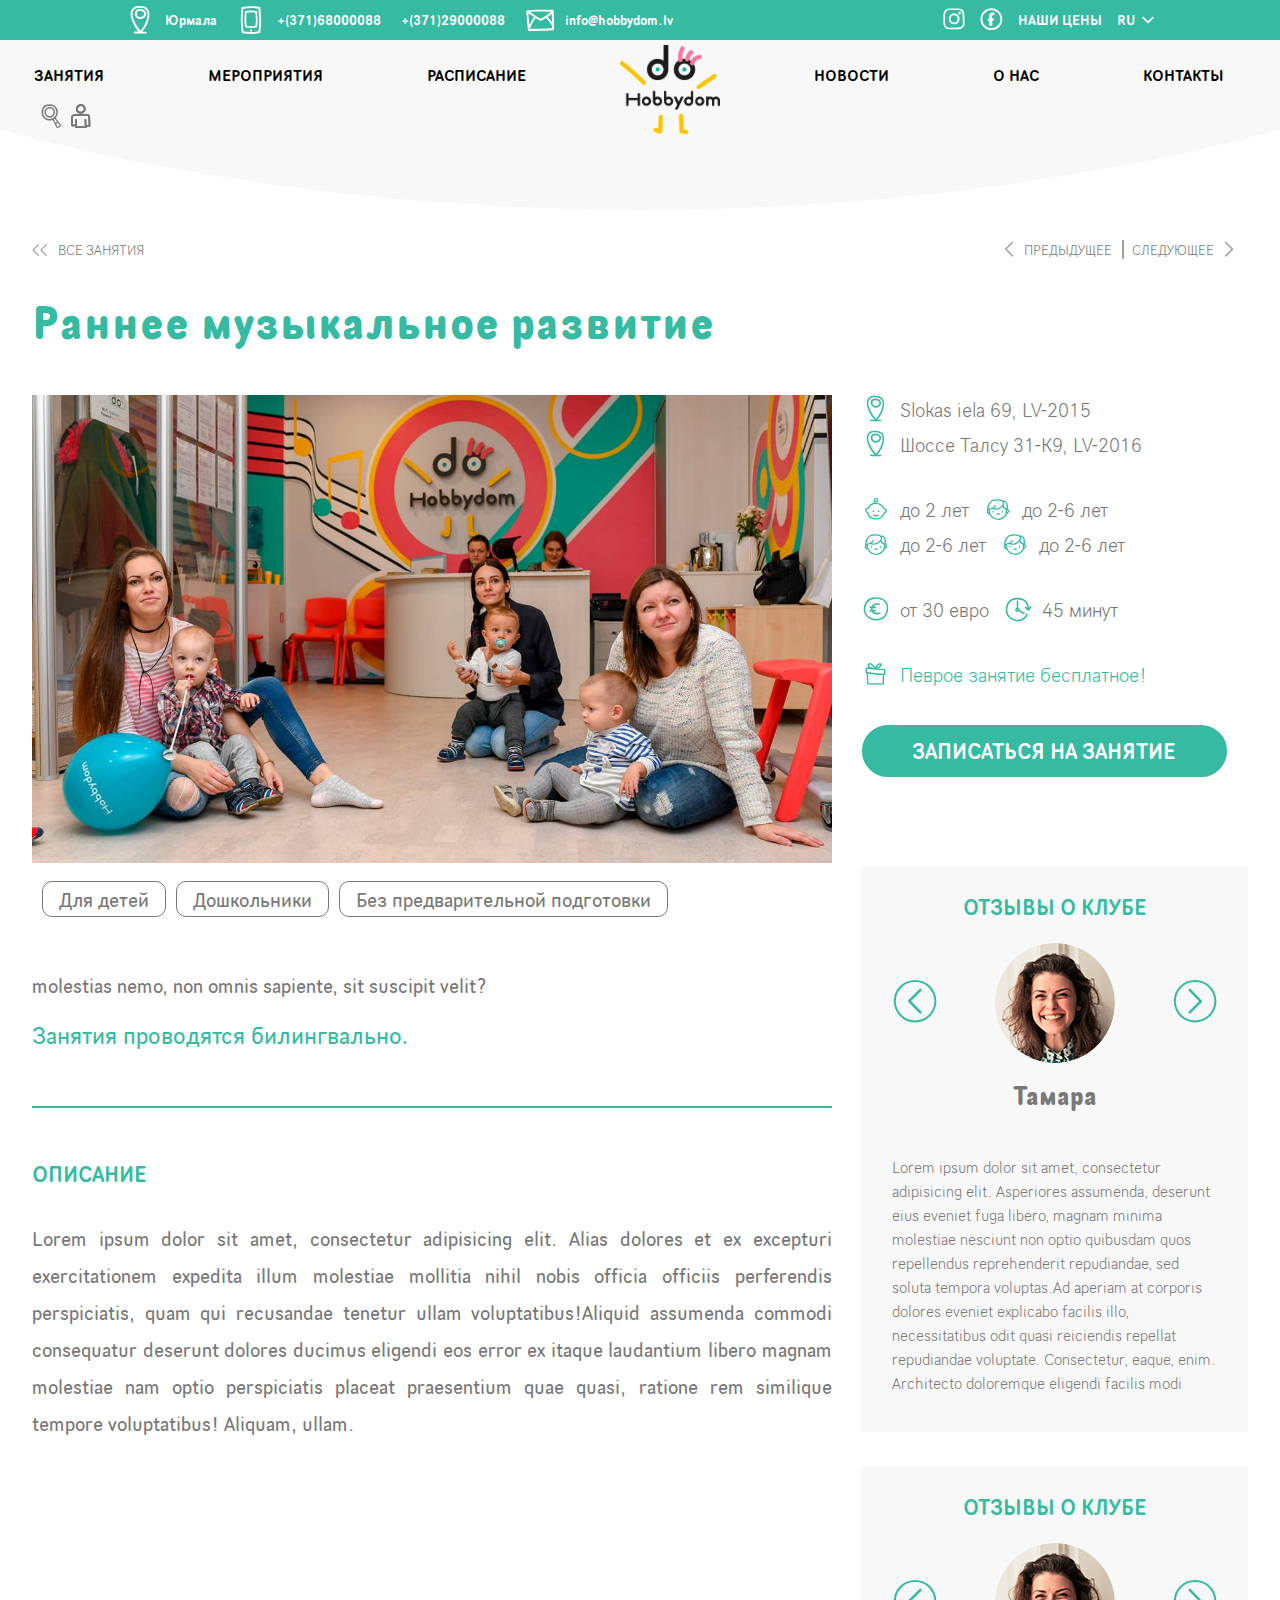
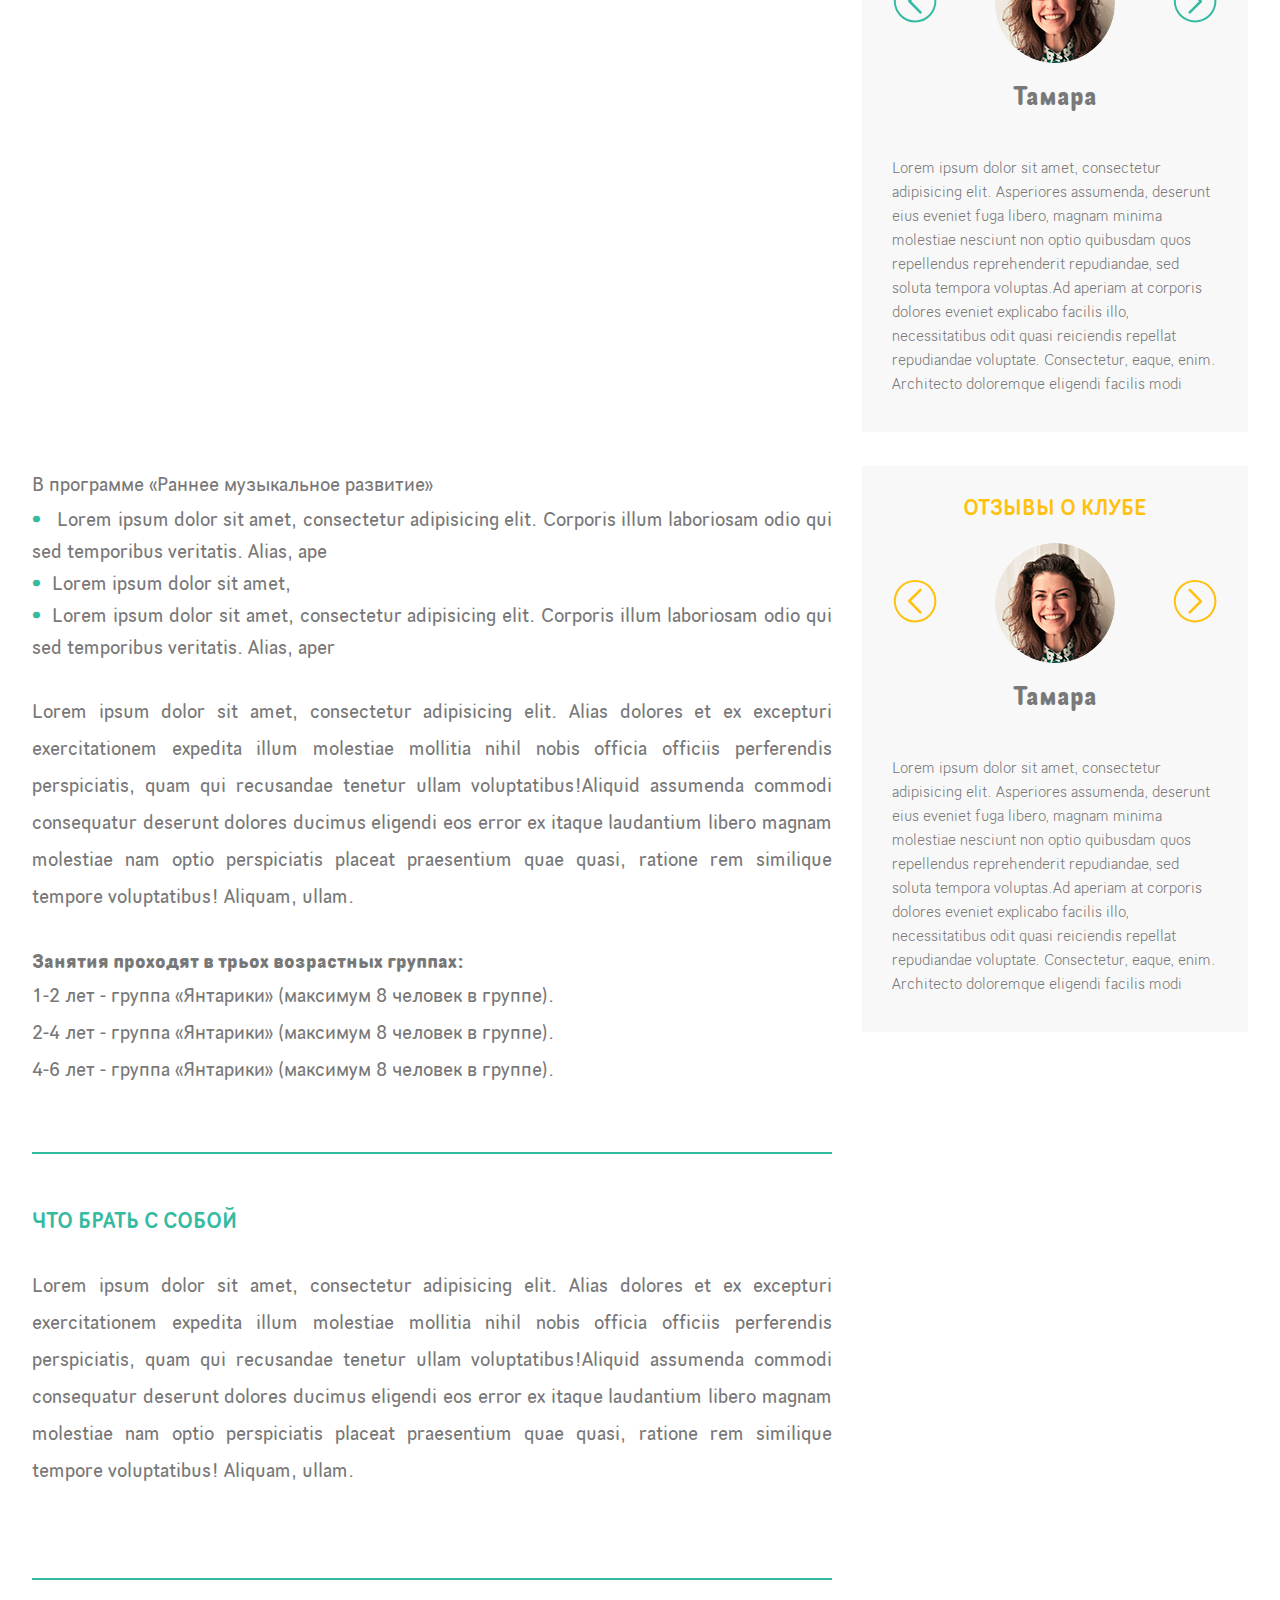
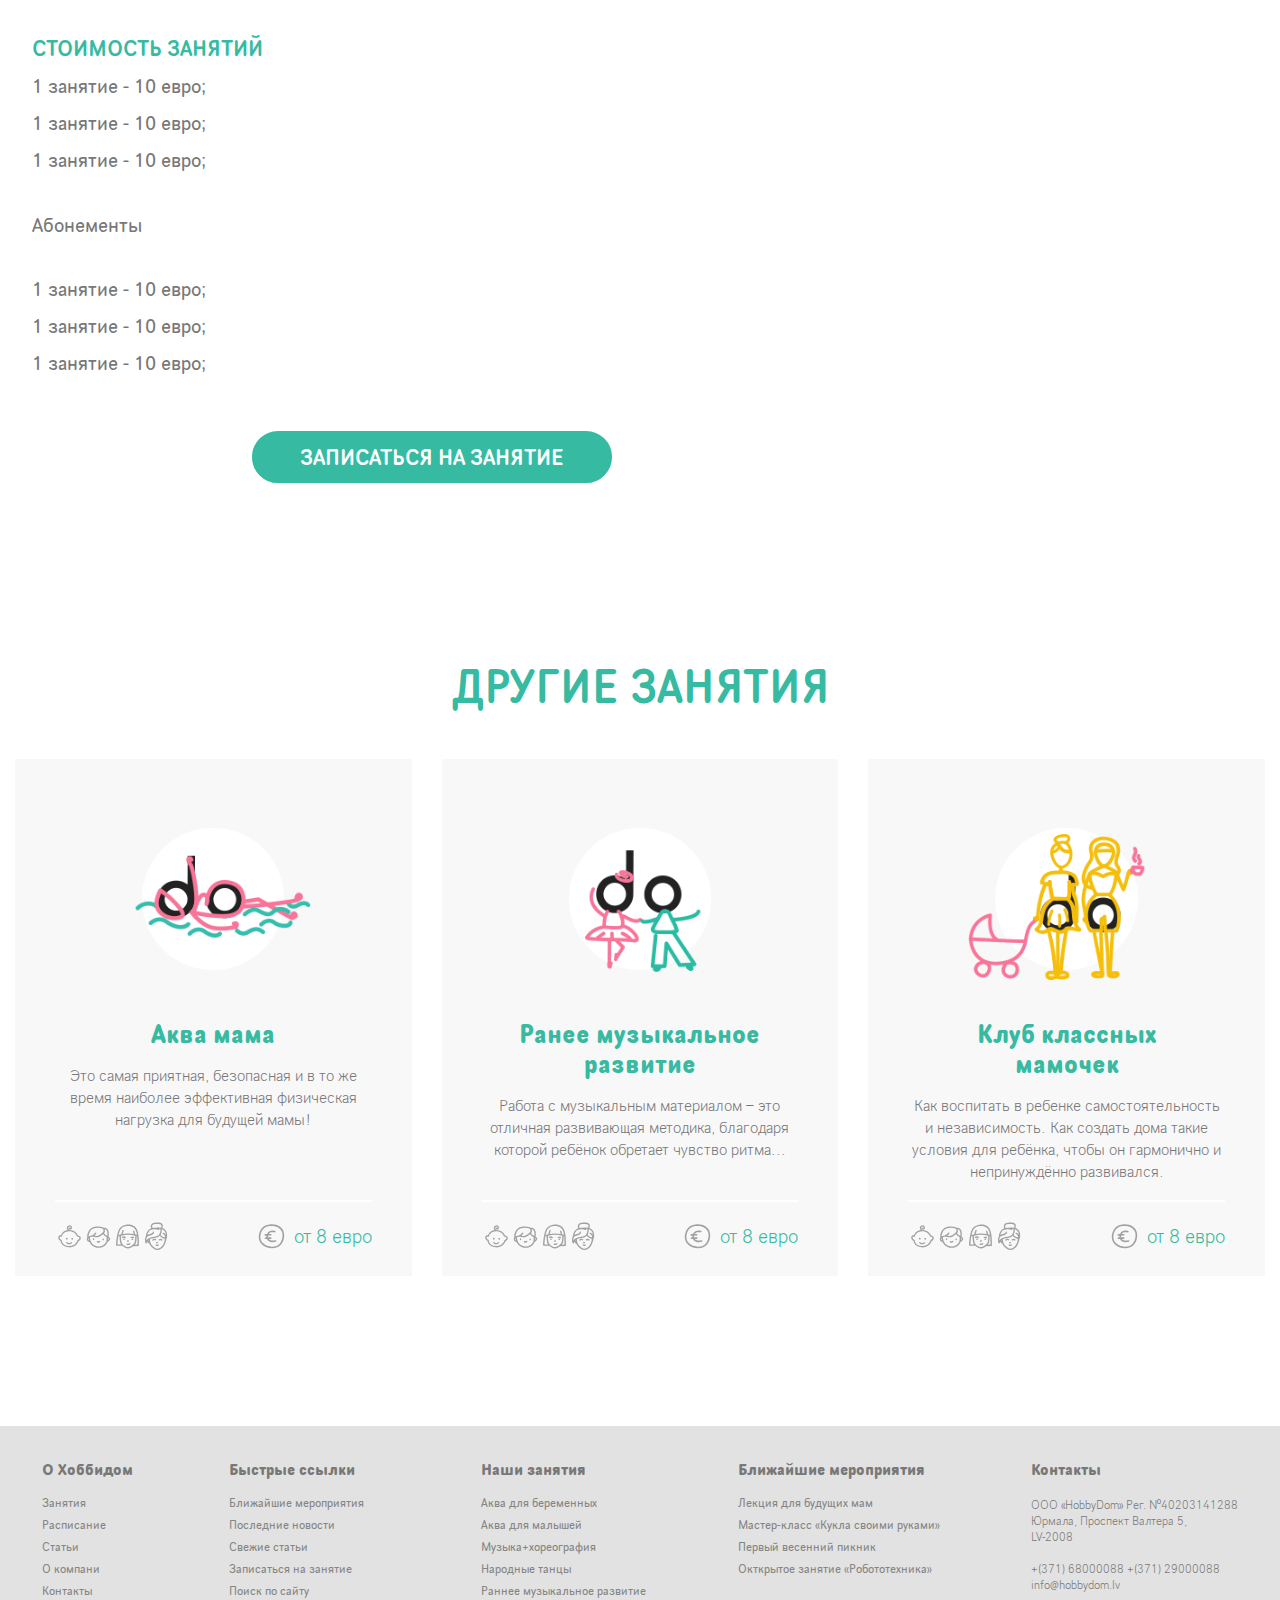
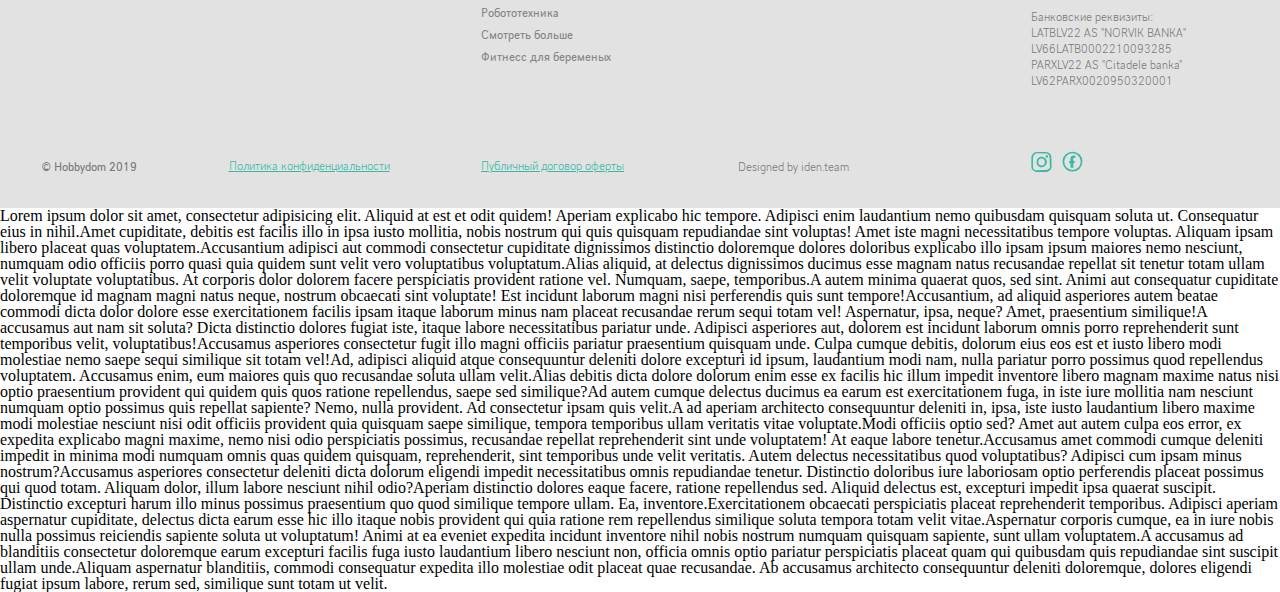
<file: assets/template/class.html>
<!DOCTYPE html>
<html>
<head>
    <meta http-equiv="Content-type" content="text/html; charset=utf-8"/>
    <meta http-equiv="X-UA-Compatible" content="ie=edge" />
    <meta name="viewport"
          content="width=device-width, user-scalable=no, initial-scale=1.0, maximum-scale=1.0, minimum-scale=1.0" />
    <title>Hobbydom</title>
    <link rel="apple-touch-icon" sizes="180x180" href="images/apple-touch-icon.png">
    <link rel="icon" type="image/png" sizes="32x32" href="images/favicon-32x32.png">
    <link rel="icon" type="image/png" sizes="16x16" href="images/favicon-16x16.png">
    <link rel="mask-icon" href="images/safari-pinned-tab.svg" color="#5bbad5">
    <meta name="msapplication-TileColor" content="#da532c">
    <meta name="theme-color" content="#ffffff">
    <meta property="og:site_name" content="hobbydom">
    <meta property="og:type" content="website">
    <meta property="og:title" content="hobbydom">
    <meta property="og:description" content="семейный клуб развития детей и родителей">
    <meta property="og:image" content="images/sharing_picture.png">
    <meta property="og:image:secure_url" content="images/sharing_picture.png">
    <meta property="og:image:type" content="image/jpeg">
    <meta property="og:image:width" content="1200">
    <meta property="og:image:height" content="630">
<link href="css/main.css" rel="stylesheet"></head>
<body class="class__page">
<main>
<header>
    <nav class="b-nav">
        <div class="nav__top">
            <div class="nav__top--wrapper">
                <div class="nav__top--left">
                    <img src="images/location_pin_heder.svg" alt=""><a target="_blank" href="googlemaps">Юрмала</a>
                    <img src="images/phone.svg" alt=""><a href="tel:+(371)68000088">+(371)68000088</a><a href="tel:+(371)68000088">+(371)29000088</a>
                    <img src="images/mail.svg" alt=""><a href="mailto:info@hobbydom.lv">info@hobbydom.lv</a>
                </div>
                <div class="nav__top--right">
                    <a target="_blank" href="https://www.instagram.com/hobbydom_latvia/"><img class="nav__top--instagram" src="images/insta_heder.svg" alt=""></a>
                    <a target="_blank" href="https://www.facebook.com/hobbydomlv/"><img class="nav__top--facebook" src="images/fb_heder.svg" alt=""></a>
                    <a href="price">НАШИ ЦЕНЫ</a>
                    <div class="nav__top--languages" href="ru">RU
                        <svg version="1.1" xmlns="http://www.w3.org/2000/svg" width="1024" height="1024" viewBox="0 0 1024 1024">
                            <title></title>
                            <g id="icomoon-ignore">
                            </g>
                            <path fill="#fff" d="M225.835 414.165l256 256c16.683 16.683 43.691 16.683 60.331 0l256-256c16.683-16.683 16.683-43.691 0-60.331s-43.691-16.683-60.331 0l-225.835 225.835-225.835-225.835c-16.683-16.683-43.691-16.683-60.331 0s-16.683 43.691 0 60.331z"></path>
                        </svg>

                        <div class="languages-content">
                            <a href="#">RU</a><a href="#">LV</a>
                        </div>
                    </div>


                </div>
            </div>
        </div>
        <div class="nav__bottom">
            <div class="nav__wrapper">
                <nav class="nav">
                    <ul>
                        <li><a href="classes.html">Занятия</a></li>
                        <li><a href="events.html">Мероприятия</a></li>
                        <li><a href="shedule.html">Расписание</a></li>
                        <li class="nav--logo"><a href="index.html"><i><img src="images/Logo.png" alt=""></i><svg xmlns="http://www.w3.org/2000/svg" viewBox="0 0 272 130.11"><title>logo_text_svg</title><g id="logo"><g id="logo_smal"><polygon class="cls-1" points="44.96 61.8 21.74 61.8 21.74 49.9 15.88 49.9 15.88 81.28 21.74 81.28 21.74 67.13 44.96 67.13 44.96 81.28 50.82 81.28 50.82 49.9 44.96 49.9 44.96 61.8"/><path class="cls-1" d="M73,69.8a5.75,5.75,0,0,1-.45,2.26h0A5.82,5.82,0,0,1,63,73.93,6.14,6.14,0,0,1,61.78,72a5.67,5.67,0,0,1,0-4.5A6.17,6.17,0,0,1,63,65.67a5.85,5.85,0,0,1,1.86-1.25,5.85,5.85,0,0,1,4.51,0,5.77,5.77,0,0,1,3.11,3.12A5.78,5.78,0,0,1,73,69.8m2.33-8.16a11.63,11.63,0,0,0-3.67-2.47,11.77,11.77,0,0,0-9,0,11.51,11.51,0,0,0-6.13,6.13,11.73,11.73,0,0,0,0,9,11.52,11.52,0,0,0,6.13,6.13,11.73,11.73,0,0,0,9,0,11.49,11.49,0,0,0,6.13-6.13,11.73,11.73,0,0,0,0-9,11.6,11.6,0,0,0-2.46-3.66"/><path class="cls-1" d="M92.92,75.22A5.88,5.88,0,0,1,91.06,74a6.16,6.16,0,0,1-1.27-1.88,5.62,5.62,0,0,1-.47-2.3,5.45,5.45,0,0,1,.46-2.23,6.27,6.27,0,0,1,1.27-1.86,5.83,5.83,0,0,1,1.86-1.25,5.86,5.86,0,0,1,4.51,0,5.78,5.78,0,0,1,3.11,3.12,5.92,5.92,0,0,1,0,4.53A5.91,5.91,0,0,1,99.29,74a5.75,5.75,0,0,1-1.86,1.25,5.86,5.86,0,0,1-4.5,0m10.39-13.54a11.59,11.59,0,0,0-3.66-2.47,11.76,11.76,0,0,0-8.3-.26,12,12,0,0,0-2.07,1l0-16h-5.7V69.84a11.37,11.37,0,0,0,.9,4.5,11.49,11.49,0,0,0,6.13,6.13,11.71,11.71,0,0,0,9,0,11.47,11.47,0,0,0,6.13-6.13,11.72,11.72,0,0,0,0-9,11.53,11.53,0,0,0-2.47-3.67"/><path class="cls-1" d="M129,69.84a5.78,5.78,0,0,1-.45,2.26A5.89,5.89,0,0,1,127.3,74a5.76,5.76,0,0,1-1.86,1.25A5.81,5.81,0,0,1,119.07,74a6.16,6.16,0,0,1-1.27-1.88,5.62,5.62,0,0,1-.47-2.3,5.45,5.45,0,0,1,.46-2.23,6.27,6.27,0,0,1,1.27-1.86,5.83,5.83,0,0,1,1.86-1.25,5.86,5.86,0,0,1,4.51,0,5.78,5.78,0,0,1,3.11,3.12,5.77,5.77,0,0,1,.45,2.26m2.33-8.16a11.59,11.59,0,0,0-3.66-2.47,11.76,11.76,0,0,0-8.3-.26,12,12,0,0,0-2.07,1l0-16h-5.7V69.84a11.4,11.4,0,0,0,.9,4.5,11.49,11.49,0,0,0,6.13,6.13,11.71,11.71,0,0,0,9,0,11.49,11.49,0,0,0,6.13-6.13,11.72,11.72,0,0,0,0-9,11.53,11.53,0,0,0-2.47-3.67"/><polygon class="cls-1" points="148.57 71.65 142.74 58.35 136.34 58.35 145.23 78.6 139.18 90.58 145.7 90.58 149.01 84.25 161.49 58.35 154.98 58.35 148.57 71.65"/><path class="cls-1" d="M178.2,65.71a5.86,5.86,0,0,1,1.25,1.85,5.64,5.64,0,0,1,.45,2.24v0a5.8,5.8,0,0,1-.45,2.26A5.81,5.81,0,0,1,170,74a6.11,6.11,0,0,1-1.27-1.87,5.67,5.67,0,0,1,0-4.51A6.12,6.12,0,0,1,170,65.71a5.83,5.83,0,0,1,1.86-1.25,5.86,5.86,0,0,1,4.51,0,5.81,5.81,0,0,1,1.86,1.25m1.7-5.8a12,12,0,0,0-2-1,11.73,11.73,0,0,0-8.28.26,11.52,11.52,0,0,0-6.13,6.13,11.73,11.73,0,0,0,0,9,11.49,11.49,0,0,0,6.13,6.13,11.71,11.71,0,0,0,9,0,11.48,11.48,0,0,0,6.13-6.13,11.45,11.45,0,0,0,.9-4.54V43.9H179.9Z"/><path class="cls-1" d="M207.91,69.8a5.77,5.77,0,0,1-.45,2.26,5.86,5.86,0,0,1-1.25,1.87,5.79,5.79,0,0,1-1.86,1.25,5.85,5.85,0,0,1-4.51,0A5.75,5.75,0,0,1,198,73.93,6.05,6.05,0,0,1,196.72,72a5.66,5.66,0,0,1,0-4.5A6.08,6.08,0,0,1,198,65.67a5.81,5.81,0,0,1,1.86-1.25,5.85,5.85,0,0,1,4.51,0,5.78,5.78,0,0,1,3.11,3.12,5.79,5.79,0,0,1,.45,2.26m2.33-8.16h0a11.53,11.53,0,0,0-18.79,3.66,11.73,11.73,0,0,0,0,9,11.47,11.47,0,0,0,6.13,6.13,11.73,11.73,0,0,0,9,0,11.5,11.5,0,0,0,6.13-6.13,11.73,11.73,0,0,0,0-9,11.62,11.62,0,0,0-2.46-3.66"/><path class="cls-1" d="M252.26,63.46a10.09,10.09,0,0,0-5.93-4.82,10.3,10.3,0,0,0-5.95,0,10.78,10.78,0,0,0-2.67,1.24,10.11,10.11,0,0,0-1.66,1.43,9.28,9.28,0,0,0-1.71-1.44,10,10,0,0,0-2.62-1.24,10.28,10.28,0,0,0-5.95,0,11.29,11.29,0,0,0-1.51.59v-1h-5.69V81.36h5.69v-13a4.25,4.25,0,0,1,.35-1.7,4.55,4.55,0,0,1,1-1.42,4.47,4.47,0,0,1,4.87-1,4.56,4.56,0,0,1,2.39,2.39,4.2,4.2,0,0,1,.35,1.7v13h5.7v-13a4.22,4.22,0,0,1,.35-1.7,4.59,4.59,0,0,1,1-1.42,4.46,4.46,0,0,1,1.44-1,4.41,4.41,0,0,1,3.43,0,4.58,4.58,0,0,1,1.42,1,4.64,4.64,0,0,1,1,1.42,4.27,4.27,0,0,1,.35,1.7v13h5.69v-13a9.91,9.91,0,0,0-1.24-4.87"/></g></g></svg></a></li>
                        <li><a href="news.html">новости</a></li>
                        <li><a href="about-us.html">О нас</a></li>
                        <li><a href="contacts.html">Контакты</a></li>
                        <li class="nav--icons"><a href="#" id="search-button"><img class="search-button" src="images/search.svg" alt=""></a><a href="#"><img src="images/man.svg" alt=""></a></li>
                    </ul>
                </nav>
            </div>
            <div class="nav__wrapper--mobile">
                <div class="nav__mobile--content">
                    <div class="mobile__hamburger--wrapper">
                        <div class="mobile-hamburger"></div>
                    </div>
                    <a href="index.html" class="mobile__menu--logo-wrapper">
                        <svg xmlns="http://www.w3.org/2000/svg" viewBox="0 0 272 130.11"><title>logo_text_svg</title><g id="logo"><g id="logo_smal"><polygon class="cls-1" points="44.96 61.8 21.74 61.8 21.74 49.9 15.88 49.9 15.88 81.28 21.74 81.28 21.74 67.13 44.96 67.13 44.96 81.28 50.82 81.28 50.82 49.9 44.96 49.9 44.96 61.8"/><path class="cls-1" d="M73,69.8a5.75,5.75,0,0,1-.45,2.26h0A5.82,5.82,0,0,1,63,73.93,6.14,6.14,0,0,1,61.78,72a5.67,5.67,0,0,1,0-4.5A6.17,6.17,0,0,1,63,65.67a5.85,5.85,0,0,1,1.86-1.25,5.85,5.85,0,0,1,4.51,0,5.77,5.77,0,0,1,3.11,3.12A5.78,5.78,0,0,1,73,69.8m2.33-8.16a11.63,11.63,0,0,0-3.67-2.47,11.77,11.77,0,0,0-9,0,11.51,11.51,0,0,0-6.13,6.13,11.73,11.73,0,0,0,0,9,11.52,11.52,0,0,0,6.13,6.13,11.73,11.73,0,0,0,9,0,11.49,11.49,0,0,0,6.13-6.13,11.73,11.73,0,0,0,0-9,11.6,11.6,0,0,0-2.46-3.66"/><path class="cls-1" d="M92.92,75.22A5.88,5.88,0,0,1,91.06,74a6.16,6.16,0,0,1-1.27-1.88,5.62,5.62,0,0,1-.47-2.3,5.45,5.45,0,0,1,.46-2.23,6.27,6.27,0,0,1,1.27-1.86,5.83,5.83,0,0,1,1.86-1.25,5.86,5.86,0,0,1,4.51,0,5.78,5.78,0,0,1,3.11,3.12,5.92,5.92,0,0,1,0,4.53A5.91,5.91,0,0,1,99.29,74a5.75,5.75,0,0,1-1.86,1.25,5.86,5.86,0,0,1-4.5,0m10.39-13.54a11.59,11.59,0,0,0-3.66-2.47,11.76,11.76,0,0,0-8.3-.26,12,12,0,0,0-2.07,1l0-16h-5.7V69.84a11.37,11.37,0,0,0,.9,4.5,11.49,11.49,0,0,0,6.13,6.13,11.71,11.71,0,0,0,9,0,11.47,11.47,0,0,0,6.13-6.13,11.72,11.72,0,0,0,0-9,11.53,11.53,0,0,0-2.47-3.67"/><path class="cls-1" d="M129,69.84a5.78,5.78,0,0,1-.45,2.26A5.89,5.89,0,0,1,127.3,74a5.76,5.76,0,0,1-1.86,1.25A5.81,5.81,0,0,1,119.07,74a6.16,6.16,0,0,1-1.27-1.88,5.62,5.62,0,0,1-.47-2.3,5.45,5.45,0,0,1,.46-2.23,6.27,6.27,0,0,1,1.27-1.86,5.83,5.83,0,0,1,1.86-1.25,5.86,5.86,0,0,1,4.51,0,5.78,5.78,0,0,1,3.11,3.12,5.77,5.77,0,0,1,.45,2.26m2.33-8.16a11.59,11.59,0,0,0-3.66-2.47,11.76,11.76,0,0,0-8.3-.26,12,12,0,0,0-2.07,1l0-16h-5.7V69.84a11.4,11.4,0,0,0,.9,4.5,11.49,11.49,0,0,0,6.13,6.13,11.71,11.71,0,0,0,9,0,11.49,11.49,0,0,0,6.13-6.13,11.72,11.72,0,0,0,0-9,11.53,11.53,0,0,0-2.47-3.67"/><polygon class="cls-1" points="148.57 71.65 142.74 58.35 136.34 58.35 145.23 78.6 139.18 90.58 145.7 90.58 149.01 84.25 161.49 58.35 154.98 58.35 148.57 71.65"/><path class="cls-1" d="M178.2,65.71a5.86,5.86,0,0,1,1.25,1.85,5.64,5.64,0,0,1,.45,2.24v0a5.8,5.8,0,0,1-.45,2.26A5.81,5.81,0,0,1,170,74a6.11,6.11,0,0,1-1.27-1.87,5.67,5.67,0,0,1,0-4.51A6.12,6.12,0,0,1,170,65.71a5.83,5.83,0,0,1,1.86-1.25,5.86,5.86,0,0,1,4.51,0,5.81,5.81,0,0,1,1.86,1.25m1.7-5.8a12,12,0,0,0-2-1,11.73,11.73,0,0,0-8.28.26,11.52,11.52,0,0,0-6.13,6.13,11.73,11.73,0,0,0,0,9,11.49,11.49,0,0,0,6.13,6.13,11.71,11.71,0,0,0,9,0,11.48,11.48,0,0,0,6.13-6.13,11.45,11.45,0,0,0,.9-4.54V43.9H179.9Z"/><path class="cls-1" d="M207.91,69.8a5.77,5.77,0,0,1-.45,2.26,5.86,5.86,0,0,1-1.25,1.87,5.79,5.79,0,0,1-1.86,1.25,5.85,5.85,0,0,1-4.51,0A5.75,5.75,0,0,1,198,73.93,6.05,6.05,0,0,1,196.72,72a5.66,5.66,0,0,1,0-4.5A6.08,6.08,0,0,1,198,65.67a5.81,5.81,0,0,1,1.86-1.25,5.85,5.85,0,0,1,4.51,0,5.78,5.78,0,0,1,3.11,3.12,5.79,5.79,0,0,1,.45,2.26m2.33-8.16h0a11.53,11.53,0,0,0-18.79,3.66,11.73,11.73,0,0,0,0,9,11.47,11.47,0,0,0,6.13,6.13,11.73,11.73,0,0,0,9,0,11.5,11.5,0,0,0,6.13-6.13,11.73,11.73,0,0,0,0-9,11.62,11.62,0,0,0-2.46-3.66"/><path class="cls-1" d="M252.26,63.46a10.09,10.09,0,0,0-5.93-4.82,10.3,10.3,0,0,0-5.95,0,10.78,10.78,0,0,0-2.67,1.24,10.11,10.11,0,0,0-1.66,1.43,9.28,9.28,0,0,0-1.71-1.44,10,10,0,0,0-2.62-1.24,10.28,10.28,0,0,0-5.95,0,11.29,11.29,0,0,0-1.51.59v-1h-5.69V81.36h5.69v-13a4.25,4.25,0,0,1,.35-1.7,4.55,4.55,0,0,1,1-1.42,4.47,4.47,0,0,1,4.87-1,4.56,4.56,0,0,1,2.39,2.39,4.2,4.2,0,0,1,.35,1.7v13h5.7v-13a4.22,4.22,0,0,1,.35-1.7,4.59,4.59,0,0,1,1-1.42,4.46,4.46,0,0,1,1.44-1,4.41,4.41,0,0,1,3.43,0,4.58,4.58,0,0,1,1.42,1,4.64,4.64,0,0,1,1,1.42,4.27,4.27,0,0,1,.35,1.7v13h5.69v-13a9.91,9.91,0,0,0-1.24-4.87"/></g></g></svg>
                        <img class="mobile__menu--img-logo" src="images/Logo.png" alt="">
                    </a>
                    <div class="mobile__language-picker">RU
                        <svg version="1.1" xmlns="http://www.w3.org/2000/svg" width="1024" height="1024" viewBox="0 0 1024 1024">
                            <title></title>
                            <g id="icomoon-ignore">
                            </g>
                            <path fill="#36baa5" d="M225.835 414.165l256 256c16.683 16.683 43.691 16.683 60.331 0l256-256c16.683-16.683 16.683-43.691 0-60.331s-43.691-16.683-60.331 0l-225.835 225.835-225.835-225.835c-16.683-16.683-43.691-16.683-60.331 0s-16.683 43.691 0 60.331z"></path>
                        </svg>
                        <div class="mobile--languages-content">
                            <a href="#">RU</a><a href="#">LV</a>
                        </div>
                    </div>

                </div>
                <div class="mobile-menu">
                    <div class="mobile-menu-top">
                        <ul>
                            <li><a href="classes.html">занятия</a></li>
                            <li><a href="events.html">мероприятия</a></li>
                            <li><a href="shedule.html">расписание</a></li>
                            <li><a href="news.html">новости</a></li>
                            <li><a href="#">наши цены</a></li>
                            <li><a href="about-us.html">о нас</a></li>
                            <li><a href="contacts.html">контакты</a></li>
                            <li class="nav--icons">
                                <a href="#">
                                    <svg xmlns="http://www.w3.org/2000/svg" id="Layer_1" data-name="Layer 1" viewBox="0 0 200 200"></defs><path class="cls-1" d="M86 27.08A42.9 42.9 0 1 0 128.87 70 42.95 42.95 0 0 0 86 27.08zm0 73.45A30.55 30.55 0 1 1 116.54 70 30.59 30.59 0 0 1 86 100.53zm0 0"/><path class="cls-1" d="M133.82 115.17a65.65 65.65 0 0 0 18-45.24c0-10.91-4.54-23-6.49-27.73-9.6-23.15-31.59-37-58.81-37a86.16 86.16 0 0 0-29.82 5.47c-26 9.68-37 38.41-36.31 62.57.9 33.91 30.91 62.55 65.52 62.55a65.49 65.49 0 0 0 23.42-4.32c6.37 13.54 13.14 26.91 20.12 40.13 3.42 6.49 6.07 14.26 10.31 20.25 6.9 9.71 29-4.35 35.18-9.47a.39.39 0 0 0 .08-.08c2.74-.9 4.75-3.81 2.64-6.83-14.21-20.43-30.26-39.52-43.89-60.34zm-101-42.22c-.53-19.77 8-43.12 28.28-50.68a73.8 73.8 0 0 1 25.51-4.69c22.39 0 39.66 10.7 47.41 29.36 3.48 8.38 5.55 17 5.55 23A53.62 53.62 0 0 1 86 123.49c-28.1 0-52.46-23.14-53.19-50.54zm85.45 54.42a68.26 68.26 0 0 0 8.27-5.51c5.7 8.58 11.77 16.89 18 25.13a141.27 141.27 0 0 0-12.26 8.52c-4.76-9.32-9.47-18.67-14-28.13zm29 57.58c-3.41-6.86-6.9-13.68-10.41-20.5a128.08 128.08 0 0 1 13.67-9.51c5.44 7.19 10.88 14.38 16.11 21.72a43.8 43.8 0 0 1-19.37 8.29zm0 0"/></svg>
                                </a>
                                <a href="#">
                                    <svg xmlns="http://www.w3.org/2000/svg" id="Layer_1" data-name="Layer 1" viewBox="0 0 200 200"><defs></defs><path class="cls-1" d="M69.69 73a39.62 39.62 0 0 0 22.93 7.6c10.48 0 20.78-4.4 29-12.38 2.19-2.11 4.44-4.56 5.06-5.31a6 6 0 0 0 .82-1.23c7.93-15 6.59-30.48-3.66-42.54-2-2.31-4.39-5.09-5.3-6a6.66 6.66 0 0 0-1.6-1.14 46.56 46.56 0 0 0-21.4-5.5c-9.77 0-19.18 3.45-27.94 10.24a5.56 5.56 0 0 0-1.14 1.11c-.6.76-2.59 3.48-4.43 6.18-11.77 17.29-8.62 37.4 7.66 48.97zm6-45.66a7.55 7.55 0 0 0 .53-.65 20.4 20.4 0 0 1 6-4.39 28.61 28.61 0 0 1 12.92-3.08 30.71 30.71 0 0 1 7.92 1.06 25.16 25.16 0 0 1 10.28 6.35c6.05 6.78 8 14.67 5.55 22.8A22.88 22.88 0 0 1 116 55.6l-.09.1c-5.53 7.43-13.36 11.52-22 11.52-10.61 0-20.67-6.16-24.47-15-2.02-4.68-3.9-14.22 6.27-24.92zM169.73 142l-.28-8.63c-.08-2.27-.13-4.53-.18-6.8v-3.46l-.09-2.52c0-1.39-.1-2.79-.17-4.19 0-.22 0-.44-.05-.66s0-.39 0-.58v-.74l-.07-1.06c-.06-.91-.12-1.81-.21-2.71 0-.22 0-.43-.07-.65s0-.38-.06-.58a51.19 51.19 0 0 0-.94-6c-.09-.39-.2-.77-.31-1.15l-.1-.34a26.21 26.21 0 0 0-1.34-3.81 19.3 19.3 0 0 0-2.75-4.43 17.49 17.49 0 0 0-2.25-2.13c-.42-.35-.86-.69-1.33-1s-.87-.58-1.32-.84A28.29 28.29 0 0 0 155.1 88a27.08 27.08 0 0 0-4.92-1.72 20 20 0 0 0-3.55-.61c-1.46-.1-2.9-.14-4.25-.16h-2.52c-1.56 0-3.12 0-4.69.06l-2.51.06c-1.83 0-4 .08-6.16.07l-10.8-.11q-5.37-.08-10.71-.11c-12.92-.12-28.15-.15-43.13.52-8.63.39-16.5 1-24.06 1.77a6 6 0 0 0-2.32.25 26.5 26.5 0 0 0-16.58 14.25 7.84 7.84 0 0 0-.58 2 5.91 5.91 0 0 0-.57 2.47q-.12 6.23-.27 12.46c-.44 18.84-.89 38.32.28 57.5a5.74 5.74 0 0 0 3.06 4.88 5.31 5.31 0 0 0 3.61 1.32c9 0 17.77 0 26.61-.42v7.34a5.9 5.9 0 0 0 .6 2.63 5.18 5.18 0 0 0 5.09 3.55c13 0 26.25.15 39 .28s26.11.27 39.16.28a5.17 5.17 0 0 0 4.66-2.62 6.17 6.17 0 0 0 .06-5.78v-2c7.13-.34 14.17-.39 21.35-.4a5.38 5.38 0 0 0 3.12-.93 6.25 6.25 0 0 0 4.58-1.42 5.49 5.49 0 0 0 1.86-4.31c.03-12.42-.39-24.99-.79-37.1zm-43.93-11.61c.78 14 1.75 39.13 2 54.92-10.58 0-21.31-.15-31.7-.25-10.88-.11-22.12-.22-33.2-.26 0-6.91-.11-15.5-.18-24.1-.09-10.81-.19-22-.2-29.56a5.46 5.46 0 0 0-2.76-4.94 6.56 6.56 0 0 0-6.37 0 5.45 5.45 0 0 0-2.73 4.93c0 7.08.1 17 .19 27.41 0 4.3.07 8.62.11 12.77-7.62.32-15.11.39-21.58.41-.85-17.78-.42-35.86 0-53.35q.13-5.5.25-11a14.74 14.74 0 0 1 8.66-7.73c12.4-1.3 25.56-2 41.41-2.24 8.26-.13 16.49-.1 26.29 0l8.75.09 6.77.07h20.96a26.39 26.39 0 0 1 5.25.49 10.06 10.06 0 0 1 5.1 2.57 10.71 10.71 0 0 1 1.85 2.4 11.07 11.07 0 0 1 .71 1.48c.14.37.26.75.36 1.13s.2.8.28 1.19a25.27 25.27 0 0 1 .37 3.26v.59l.17 2.66v.67l.12 2c.08 1.33.16 2.67.25 4l.11 1.81c.08 1.28.16 2.56.22 3.8a1.67 1.67 0 0 0 0 .21c.46 9.57.83 20 1.11 31.85.12 5 .2 10.42.23 17-6.15 0-12.68.09-19.25.4-.37-14.21-1.1-32.81-1.76-44.7a5.8 5.8 0 0 0-3.21-5 6.54 6.54 0 0 0-6.34.26 5.19 5.19 0 0 0-2.24 4.76z"/><path class="cls-1" d="M69.78 72.72a39.48 39.48 0 0 0 22.85 7.57c10.44 0 20.7-4.38 28.9-12.33 2.18-2.11 4.42-4.54 5-5.29a5.93 5.93 0 0 0 .82-1.22c7.9-14.92 6.57-30.37-3.64-42.38-2-2.3-4.38-5.07-5.28-5.93a6.63 6.63 0 0 0-1.57-1.14 46.39 46.39 0 0 0-21.32-5.48c-9.73 0-19.11 3.44-27.84 10.2a5.54 5.54 0 0 0-1.14 1.11C66 18.59 64 21.3 62.15 24c-11.73 17.19-8.6 37.23 7.63 48.72zm6-45.5a7.53 7.53 0 0 0 .53-.65 20.33 20.33 0 0 1 5.94-4.37 28.5 28.5 0 0 1 12.88-3.07 30.59 30.59 0 0 1 7.87 1.05 25.07 25.07 0 0 1 10.24 6.33c6 6.76 7.94 14.61 5.53 22.72a22.8 22.8 0 0 1-2.83 6.2l-.09.1c-5.51 7.4-13.31 11.48-22 11.48-10.57 0-20.6-6.13-24.38-14.92-1.95-4.7-3.83-14.16 6.3-24.87zm93.68 114.25l-.28-8.6a509.8 509.8 0 0 1-.18-6.77v-3.45l-.09-2.51c0-1.38-.1-2.78-.17-4.18 0-.22 0-.44-.05-.66s0-.39 0-.58v-.73l-.07-1.05c-.06-.9-.12-1.81-.21-2.7 0-.22 0-.43-.07-.65s0-.38-.06-.57a51 51 0 0 0-.93-6c-.09-.39-.2-.77-.31-1.15l-.1-.34a26.12 26.12 0 0 0-1.34-3.79 19.23 19.23 0 0 0-2.74-4.42 17.43 17.43 0 0 0-2.24-2.12c-.42-.34-.85-.69-1.32-1s-.87-.58-1.31-.84a28.18 28.18 0 0 0-2.92-1.56A27 27 0 0 0 150 86a19.93 19.93 0 0 0-3.54-.6c-1.45-.1-2.89-.14-4.24-.16h-2.51c-1.56 0-3.11 0-4.67.06l-2.5.06c-1.83 0-4 .08-6.14.07l-10.76-.11q-5.35-.08-10.67-.11c-12.87-.12-28-.15-43 .52-8.6.39-16.44 1-24 1.76a6 6 0 0 0-2.31.25 26.4 26.4 0 0 0-16.51 14.16 7.81 7.81 0 0 0-.58 2 5.88 5.88 0 0 0-.57 2.46q-.12 6.21-.27 12.41c-.44 18.77-.89 38.18.28 57.29a5.72 5.72 0 0 0 3 4.87 5.3 5.3 0 0 0 3.6 1.32c8.94 0 17.71 0 26.51-.41v7.31a5.88 5.88 0 0 0 .59 2.62 5.16 5.16 0 0 0 5.06 3.47c13 0 26.15.15 38.9.28s26 .27 39 .28a5.16 5.16 0 0 0 4.64-2.61 6.15 6.15 0 0 0 .06-5.76v-2c7.1-.34 14.12-.39 21.27-.4a5.36 5.36 0 0 0 3.11-.93 6.23 6.23 0 0 0 4.56-1.42 5.47 5.47 0 0 0 1.85-4.3c.11-12.29-.31-24.81-.7-36.91zm-43.77-11.53c.78 14 1.75 39 2 54.72-10.54 0-21.23-.15-31.59-.25-10.84-.11-22-.22-33.08-.26 0-6.89-.11-15.44-.18-24-.09-10.77-.19-21.91-.2-29.46a5.44 5.44 0 0 0-2.75-4.92 6.54 6.54 0 0 0-6.35 0 5.43 5.43 0 0 0-2.72 4.92c0 7.05.1 16.89.19 27.31 0 4.28.07 8.59.11 12.73-7.59.32-15.06.39-21.5.41-.84-17.71-.42-35.73 0-53.16q.13-5.48.24-11a14.69 14.69 0 0 1 8.63-7.7c12.35-1.3 25.47-2 41.26-2.23 8.23-.13 16.43-.1 26.19 0l8.72.09 6.75.07h20.88a26.3 26.3 0 0 1 5.23.49 10 10 0 0 1 5.09 2.56 10.67 10.67 0 0 1 1.85 2.39 11 11 0 0 1 .71 1.48c.14.37.26.75.36 1.12s.2.79.28 1.18a25.18 25.18 0 0 1 .37 3.25v.59l.17 2.65v.67l.12 2c.08 1.33.16 2.66.25 4l.11 1.81c.08 1.28.15 2.55.22 3.79a1.66 1.66 0 0 0 0 .21c.46 9.54.82 19.92 1.11 31.74.12 5 .2 10.38.23 16.93-6.12 0-12.63.09-19.18.4-.37-14.16-1.1-32.69-1.76-44.54a5.78 5.78 0 0 0-3.2-5 6.52 6.52 0 0 0-6.32.26 5.17 5.17 0 0 0-2.24 4.75z"/><path class="cls-1" d="M69.93 72.28a39.22 39.22 0 0 0 22.7 7.52c10.37 0 20.57-4.35 28.71-12.25 2.17-2.09 4.39-4.51 5-5.26a5.89 5.89 0 0 0 .82-1.22C135 46.26 133.7 30.91 123.55 19c-1.95-2.29-4.35-5-5.24-5.89a6.59 6.59 0 0 0-1.6-1.13 46.09 46.09 0 0 0-21.18-5.46c-9.67 0-19 3.41-27.65 10.14a5.5 5.5 0 0 0-1.13 1.1c-.59.75-2.56 3.44-4.38 6.12C50.7 41 53.82 60.87 69.93 72.28zm6-45.2a7.48 7.48 0 0 0 .53-.64 20.19 20.19 0 0 1 5.91-4.35 28.32 28.32 0 0 1 12.79-3 30.39 30.39 0 0 1 7.84 1 24.91 24.91 0 0 1 10.17 6.28c6 6.71 7.89 14.52 5.49 22.57a22.65 22.65 0 0 1-2.81 6.16l-.09.1c-5.48 7.36-13.23 11.41-21.82 11.41-10.5 0-20.46-6.09-24.22-14.82-2.03-4.66-3.9-14.07 6.17-24.7zM169 140.58l-.28-8.54c-.08-2.24-.13-4.48-.18-6.73v-3.42l-.09-2.49c0-1.38-.1-2.76-.17-4.15 0-.22 0-.44-.05-.66s0-.39 0-.57v-.73l-.07-1c-.06-.9-.12-1.79-.21-2.68 0-.21 0-.43-.07-.64s0-.37-.06-.57a50.67 50.67 0 0 0-.93-6c-.09-.39-.19-.76-.3-1.14l-.1-.34a26 26 0 0 0-1.33-3.77 19.1 19.1 0 0 0-2.72-4.39 17.32 17.32 0 0 0-2.44-2.13c-.42-.34-.85-.68-1.31-1s-.87-.58-1.3-.84a28 28 0 0 0-2.9-1.55 26.81 26.81 0 0 0-4.87-1.7 19.8 19.8 0 0 0-3.52-.6c-1.44-.1-2.87-.14-4.21-.16h-2.5c-1.55 0-3.09 0-4.64.06l-2.48.06c-1.81 0-4 .08-6.1.07l-10.69-.11q-5.32-.07-10.6-.11c-12.79-.12-27.86-.15-42.69.51-8.54.39-16.33 1-23.82 1.75a5.91 5.91 0 0 0-2.3.24 26.23 26.23 0 0 0-16.4 14.06 7.76 7.76 0 0 0-.58 2 5.85 5.85 0 0 0-.56 2.45q-.12 6.17-.27 12.33c-.43 18.65-.88 37.93.27 56.91a5.69 5.69 0 0 0 3 4.83 5.26 5.26 0 0 0 3.58 1.31c8.89 0 17.59 0 26.34-.41v7.26a5.84 5.84 0 0 0 .59 2.6 5.12 5.12 0 0 0 5 3.45c12.88 0 26 .15 38.65.28s25.84.27 38.76.28a5.12 5.12 0 0 0 4.61-2.59 6.11 6.11 0 0 0 .06-5.73v-1.95c7.05-.34 14-.38 21.13-.39a5.32 5.32 0 0 0 3.09-.92 6.19 6.19 0 0 0 4.53-1.41 5.43 5.43 0 0 0 1.84-4.27c.06-12.29-.35-24.73-.71-36.76zm-43.48-11.45c.78 13.89 1.74 38.73 2 54.37-10.47 0-21.1-.15-31.38-.25-10.77-.11-21.9-.21-32.86-.25 0-6.84-.11-15.34-.18-23.86-.09-10.7-.19-21.77-.2-29.26a5.41 5.41 0 0 0-2.81-4.88 6.5 6.5 0 0 0-6.31 0 5.39 5.39 0 0 0-2.7 4.88c0 7 .1 16.78.19 27.13 0 4.25.07 8.53.1 12.64-7.54.32-15 .39-21.36.4-.84-17.6-.42-35.49 0-52.81q.13-5.45.24-10.9a14.59 14.59 0 0 1 8.57-7.65c12.27-1.29 25.3-2 41-2.21 8.18-.13 16.32-.1 26 0l8.66.09 6.7.07h20.75a26.12 26.12 0 0 1 5.2.48 10 10 0 0 1 5.05 2.54A10.6 10.6 0 0 1 154 102a11 11 0 0 1 .7 1.47c.14.37.26.74.36 1.12s.2.79.27 1.18a25 25 0 0 1 .36 3.22v.59l.16 2.63v.66l.12 2c.08 1.32.16 2.64.25 4l.11 1.79c.08 1.27.15 2.54.22 3.76a1.65 1.65 0 0 0 0 .21c.46 9.48.82 19.79 1.1 31.53.12 4.94.19 10.31.22 16.82-6.08 0-12.55.08-19.05.4-.36-14.06-1.09-32.48-1.74-44.25a5.74 5.74 0 0 0-3.18-4.94 6.47 6.47 0 0 0-6.28.25 5.14 5.14 0 0 0-2.14 4.69z"/><path class="cls-1" d="M70.09 71.85a39 39 0 0 0 22.55 7.47c10.3 0 20.43-4.32 28.53-12.17 2.15-2.08 4.36-4.48 5-5.22a5.85 5.85 0 0 0 .81-1.21c7.8-14.73 6.48-30-3.6-41.83-1.93-2.27-4.32-5-5.21-5.85a6.55 6.55 0 0 0-1.59-1.12 45.79 45.79 0 0 0-21-5.4c-9.67 0-18.92 3.39-27.58 10.07a5.47 5.47 0 0 0-1.13 1.1c-.59.75-2.54 3.42-4.35 6.08C51 40.74 54.08 60.52 70.09 71.85zM76 27a7.43 7.43 0 0 0 .52-.64A20.06 20.06 0 0 1 82.41 22a28.13 28.13 0 0 1 12.71-3 30.19 30.19 0 0 1 7.79 1A24.75 24.75 0 0 1 113 26.24c6 6.67 7.84 14.42 5.46 22.42a22.5 22.5 0 0 1-2.79 6.12l-.09.1c-5.44 7.31-13.14 11.33-21.67 11.33-10.43 0-20.33-6.05-24.06-14.72C67.86 46.86 66 37.52 76 27zm92.47 112.7l-.28-8.49c-.08-2.23-.13-4.45-.17-6.69v-3.4l-.09-2.47c0-1.37-.1-2.75-.17-4.12 0-.22 0-.43-.05-.65s0-.39 0-.57v-.72l-.07-1c-.06-.89-.12-1.78-.21-2.66 0-.21 0-.43-.07-.64s0-.37-.06-.57a50.33 50.33 0 0 0-.92-5.94c-.09-.38-.19-.76-.3-1.13l-.1-.33a25.77 25.77 0 0 0-1.32-3.74 19 19 0 0 0-2.7-4.36 17.2 17.2 0 0 0-2.21-2.1c-.41-.34-.84-.68-1.31-1s-.86-.57-1.29-.83a27.81 27.81 0 0 0-2.88-1.54 26.63 26.63 0 0 0-5.03-1.75 19.67 19.67 0 0 0-3.5-.6c-1.44-.1-2.85-.14-4.18-.16h-2.48c-1.54 0-3.07 0-4.61.06l-2.46.06c-1.8 0-3.93.08-6.06.07l-10.62-.11q-5.28-.07-10.53-.11c-12.7-.12-27.68-.15-42.41.51-8.48.39-16.23 1-23.66 1.74a5.87 5.87 0 0 0-2.28.24 26.06 26.06 0 0 0-16.29 14 7.71 7.71 0 0 0-.57 2 5.81 5.81 0 0 0-.56 2.43q-.12 6.13-.27 12.25c-.43 18.52-.88 37.68.27 56.54a5.65 5.65 0 0 0 3 4.8 5.23 5.23 0 0 0 3.55 1.3c8.83 0 17.48 0 26.17-.41v7.22a5.8 5.8 0 0 0 .59 2.59 5.09 5.09 0 0 0 5 3.43c12.79 0 25.81.15 38.39.28s25.67.26 38.51.28a5.09 5.09 0 0 0 4.58-2.57 6.07 6.07 0 0 0 .06-5.69v-1.94c7-.34 13.93-.38 21-.39a5.29 5.29 0 0 0 3.07-.91 6.15 6.15 0 0 0 4.5-1.4 5.39 5.39 0 0 0 1.82-4.24c0-12.27-.41-24.62-.8-36.57zm-43.2-11.38c.77 13.8 1.72 38.47 2 54-10.4 0-21-.15-31.17-.25-10.7-.11-21.75-.21-32.65-.25 0-6.8-.11-15.24-.18-23.7-.09-10.63-.19-21.63-.2-29.07a5.37 5.37 0 0 0-2.71-4.86 6.46 6.46 0 0 0-6.27 0 5.35 5.35 0 0 0-2.68 4.85c0 7 .1 16.67.19 26.95 0 4.22.07 8.48.1 12.56-7.49.32-14.86.39-21.22.4-.83-17.48-.42-35.26 0-52.46q.13-5.41.24-10.82a14.5 14.5 0 0 1 8.51-7.6c12.19-1.28 25.14-2 40.72-2.2 8.13-.12 16.21-.1 25.85 0l8.61.09L121 96h20.6a26 26 0 0 1 5.16.48 9.89 9.89 0 0 1 5 2.53 10.53 10.53 0 0 1 1.82 2.36 10.89 10.89 0 0 1 .7 1.46c.14.37.26.74.36 1.11s.19.78.27 1.17a24.85 24.85 0 0 1 .36 3.2v.58l.16 2.61v.66l.12 2 .24 3.93.11 1.78c.08 1.26.15 2.52.22 3.74a1.64 1.64 0 0 0 0 .2c.46 9.42.81 19.66 1.1 31.32.12 4.91.19 10.25.22 16.71-6 0-12.47.08-18.93.39-.36-14-1.08-32.27-1.73-44a5.7 5.7 0 0 0-3.16-4.91 6.43 6.43 0 0 0-6.24.25 5.1 5.1 0 0 0-2.11 4.76z"/></svg>
                                </a>
                            </li>
                        </ul>
                        <ul class="mobile-menu__icons--right">
                            <li>Юрмала
                                <a class="mobile-menu-mail" href="mailto:info@hobbydom.lv">info@hobbydom.lv</a>
                            </li>
                            <li><a href="tel:+37168000088">+(371)68000088</a></li>
                            <li><a href="tel:+37129000088">+(371)29000088</a></li>
                            <li><a class="mobile-menu--icons" href="https://www.instagram.com/hobbydom_latvia/"><img src="images/insta_footer.svg" alt=""><span>instagram</span></a></li>
                            <li><a class="mobile-menu--icons" href="https://www.facebook.com/hobbydomlv/"><img src="images/fb_footer.svg" alt=""><span>facebook</span></a></li>
                        </ul>
                    </div>
                    <!--                        <div class="mobile-menu-bot">-->
                    <!--                            <ul>-->
                    <!--                                <li>Юрмала</li>-->
                    <!--                                <li><a href="mailto:info@hobbydom.lv">info@hobbydom.lv</a></li>-->
                    <!--                                <li><a class="mobile-menu&#45;&#45;icons" href="https://www.instagram.com/hobbydom_latvia/"><img src="images/insta_footer.svg" alt=""><span>instagram</span></a></li>-->
                    <!--                            </ul>-->
                    <!--                            <ul>-->
                    <!--                                <li><a href="tel:+37168000088">+(371)68000088</a></li>-->
                    <!--                                <li><a href="tel:+37129000088">+(371)29000088</a></li>-->
                    <!--                                <li><a class="mobile-menu&#45;&#45;icons" href="https://www.facebook.com/hobbydomlv/"><img src="images/fb_footer.svg" alt=""><span>facebook</span></a></li>-->
                    <!--                            </ul>-->
                    <!--                        </div>-->
                </div>
            </div>
            <div class="nav__slider--article">

            </div>
        </div>
    </nav>
</header>
<section class="article__header">
    <div class="class__all-clases">
        <a class="article__news"><img src="images/2arrows_left_grey.svg" alt="">все занятия</a>
        <div class="class__controls">
            <a href="#prev"><img src="images/arrow_left_grey.svg" alt=""><span>предыдущее</span></a>
            <a href="#next"><span>следующее</span><img src="images/arrow_right_grey.svg" alt=""></a>
        </div>
        <div class="class__controls-mobile">
            <a href="#prev"><img src="images/arrow_left_grey.svg" alt=""><span>предыдущее</span></a>
            <a href="classes.html" class="article__news">занятия</a>
            <a href="#next"><span>следующее</span><img src="images/arrow_right_grey.svg" alt=""></a>
        </div>
    </div>
    <h1>Раннее музыкальное развитие</h1>
</section>
<section class="article__content">
    <div class="article__left">
        <section class="article__header">
            <img src="images/article-main-img.jpg" alt="" class="article__main-img">
            <div class="class__target-customers">
                <a href="#">Для детей </a>
                <a href="#">Дошкольники</a>
                <a href="#">Без предварительной подготовки</a>
            </div>
        </section>
    </div>
    <div class="article__right">
        <div class="class__right--info">
            <div class="class__right--row">
                <div><img src="images/local_pin_blue.svg" alt=""><p>Slokas iela 69, LV-2015</p></div>
                <div><img src="images/local_pin_blue.svg" alt=""><p>Шоссе Талсу 31-К9, LV-2016</p></div>
            </div>
            <div class="class__right--row class__right--row-icons">
                <div><img src="images/baby_blue.svg" alt=""><p>до 2 лет</p></div>
                <div><img src="images/schoolboy_blue.svg" alt=""><p>до 2-6 лет</p></div>
                <div><img src="images/schoolboy_blue.svg" alt=""><p>до 2-6 лет</p></div>
                <div><img src="images/schoolboy_blue.svg" alt=""><p>до 2-6 лет</p></div>
            </div>
            <div class="class__right--row">
                <div>
                    <img src="images/evro_blue.svg" alt=""><p>от 30 евро</p><img src="images/clock_blue.svg" alt=""><p>45 минут</p>
                </div>
            </div>
            <div class="class__right--row">
                <div>
                    <img src="images/gift_blue.svg" alt=""><p class="class__info--green">Певрое занятие бесплатное!</p>
                </div>
            </div>
            <a  @click="openPopup('Клуб классных мамочек')" class="button button--green">записаться на занятие</a>
        </div>
    </div>
</section>
<section class="article__content article__content--second">
    <div class="article__left">
        <section class="article__header article__header-bdb">
            <p class="class__descr class__descr-top"> molestias nemo, non omnis sapiente, sit suscipit velit?</p>
            <p class="class__sub-descr">Занятия проводятся билингвально.</p>
        </section>
        <div class="class__content">
            <div class="class__content--item class__subtitle-acordeon">
                <p class="class__subtitle">описание <img src="images/arrow_down_grey.svg" alt=""></p>
                <div class="class__text--wrapper">
                    <p class="article__text"><span>Lorem ipsum dolor sit amet, consectetur adipisicing elit. Alias dolores et ex excepturi exercitationem expedita illum molestiae mollitia nihil nobis officia officiis perferendis perspiciatis, quam qui recusandae tenetur ullam voluptatibus!</span><span>Aliquid assumenda commodi consequatur deserunt dolores ducimus eligendi eos error ex itaque laudantium libero magnam molestiae nam optio perspiciatis placeat praesentium quae quasi, ratione rem similique tempore voluptatibus! Aliquam, ullam.</span> </p>
                    <iframe width="100%" height="500px" src="https://www.youtube.com/embed/wLX8mfhs0Mg?controls=0" frameborder="0" allow="accelerometer; autoplay; encrypted-media; gyroscope; picture-in-picture" allowfullscreen></iframe>

                    <ul class="class__list--dotted">
                        <span>В программе «Раннее музыкальное развитие»</span>
                        <li>
                            Lorem ipsum dolor sit amet, consectetur adipisicing elit. Corporis illum laboriosam odio qui sed
                            temporibus veritatis. Alias, ape
                        </li>
                        <li>Lorem ipsum dolor sit amet,
                        </li>
                        <li>Lorem ipsum dolor sit amet, consectetur adipisicing elit. Corporis illum laboriosam odio qui sed
                            temporibus veritatis. Alias, aper
                        </li>
                    </ul>
                    <p class="article__text "><span>Lorem ipsum dolor sit amet, consectetur adipisicing elit. Alias dolores et ex excepturi exercitationem expedita illum molestiae mollitia nihil nobis officia officiis perferendis perspiciatis, quam qui recusandae tenetur ullam voluptatibus!</span><span>Aliquid assumenda commodi consequatur deserunt dolores ducimus eligendi eos error ex itaque laudantium libero magnam molestiae nam optio perspiciatis placeat praesentium quae quasi, ratione rem similique tempore voluptatibus! Aliquam, ullam.</span> </p>
                    <div class="class__groups">
                        <p class="article__text"><b>Занятия проходят в трьох возрастных группах:</b></p>
                        <p class="article__text"><span class="class__green-text">1-2 </span> лет - группа «Янтарики» (максимум 8 человек в группе).</p>
                        <p class="article__text"><span class="class__green-text">2-4 </span> лет - группа «Янтарики» (максимум 8 человек в группе).</p>
                        <p class="article__text"><span class="class__green-text">4-6 </span> лет - группа «Янтарики» (максимум 8 человек в группе).</p>
                    </div>
                    <p class="class__subtitle class__subtitle-mobile"><img src="images/arrow_down_grey.svg" alt=""></p>
                </div>
            </div>
            <div class="class__content--item class__content--item-padding-zero class__subtitle-acordeon">
                <p class="class__subtitle">что брать с собой <img src="images/arrow_down_grey.svg" alt=""></p>
                <div class="class__text--wrapper">
                    <p class="article__text article__text--pb"><span>Lorem ipsum dolor sit amet, consectetur adipisicing elit. Alias dolores et ex excepturi exercitationem expedita illum molestiae mollitia nihil nobis officia officiis perferendis perspiciatis, quam qui recusandae tenetur ullam voluptatibus!</span><span>Aliquid assumenda commodi consequatur deserunt dolores ducimus eligendi eos error ex itaque laudantium libero magnam molestiae nam optio perspiciatis placeat praesentium quae quasi, ratione rem similique tempore voluptatibus! Aliquam, ullam.</span> </p>
                    <p class="class__subtitle class__subtitle-mobile"><img src="images/arrow_down_grey.svg" alt=""></p>
                </div>
            </div>
            <div class="class__content--item class__content--item-price class__content--item-padding-zero class__subtitle-acordeon">
                <p class="class__subtitle">стоимость занятий <img src="images/arrow_down_grey.svg" alt=""></p>
                <div class="class__text--wrapper">
                    <p class="article__text"><span class="class__green-text">1</span> занятие - <span class="class__green-text">10</span> евро;</p>
                    <p class="article__text"><span class="class__green-text">1</span> занятие - <span class="class__green-text">10</span> евро;</p>
                    <p class="article__text"><span class="class__green-text">1</span> занятие - <span class="class__green-text">10</span> евро;</p>
                    <div class="class__abonement">
                        <p class="class__abonement--subtitle">Абонементы</p>
                        <p class="article__text"><span class="class__green-text">1</span> занятие - <span class="class__green-text">10</span> евро;</p>
                        <p class="article__text"><span class="class__green-text">1</span> занятие - <span class="class__green-text">10</span> евро;</p>
                        <p class="article__text"><span class="class__green-text">1</span> занятие - <span class="class__green-text">10</span> евро;</p>
                    </div>
                    <p class="class__subtitle class__subtitle-mobile"><img src="images/arrow_down_grey.svg" alt=""></p>
                </div>
            </div>
        </div>
        <a href="#" class="button button--green">записаться на занятие</a>
    </div>
    <div class="article__right">
        <div class="article__right--vidgets">
            <div class="slider3">
                <div class="slide_viewer">
                    <div class="slide_group3">
                        <div class="slide3">
                            <div class="class__scrollable--info">
                                <h4 class="scrollable__info--title">отзывы о клубе</h4>
                                <div class="scrollable__info--controls">
                                    <a>
                                        <svg class="scrollable__info--controll previous_btn-scroll3" id="Layer_1" data-name="Layer 1" xmlns="http://www.w3.org/2000/svg" viewBox="0 0 200 200"><title>arrow_left_incircle_blue</title><path class="cls-1" d="M119.64,153.64a5.5,5.5,0,0,0,7.8.2,5.43,5.43,0,0,0,.2-7.7L83,100.26l44.68-44.68a5.54,5.54,0,0,0,0-7.7,5.67,5.67,0,0,0-4.1-1.7,5.4,5.4,0,0,0-3.9,1.7L71.16,96.16a5.68,5.68,0,0,0,0,7.8Z"/><path class="cls-2" d="M100.37,193.37A92.6,92.6,0,0,1,34.89,35.3a92.6,92.6,0,0,1,131,131A92,92,0,0,1,100.37,193.37Zm0-176.5a83.9,83.9,0,1,0,83.9,83.9A84,84,0,0,0,100.37,16.87Z"/></svg>
                                    </a>
                                    <img class="scrollable__info--img" src="images/teacher.png" alt="">
                                    <a>
                                        <svg class="scrollable__info--controll next_btn_scroll3" id="Layer_1" data-name="Layer 1" xmlns="http://www.w3.org/2000/svg" viewBox="0 0 200 200"><title>arrow_right_incircle_blue</title><path class="cls-1" d="M81.09,47.9a5.5,5.5,0,0,0-7.8-.2,5.43,5.43,0,0,0-.2,7.7l44.68,45.88L73.1,146a5.54,5.54,0,0,0,0,7.7,5.67,5.67,0,0,0,4.1,1.7,5.4,5.4,0,0,0,3.9-1.7l48.48-48.28a5.68,5.68,0,0,0,0-7.8Z"/><path class="cls-2" d="M100.37,8.18a92.6,92.6,0,0,1,65.48,158.07,92.6,92.6,0,0,1-131-131A92,92,0,0,1,100.37,8.18Zm0,176.5a83.9,83.9,0,1,0-83.9-83.9A84,84,0,0,0,100.37,184.67Z"/></svg>
                                    </a>
                                </div>
                                <p class="scrollable__info--name">Тамара</p>
                                <div class="scrollable__info--text">
                                    <p><span>Lorem ipsum dolor sit amet, consectetur adipisicing elit. Asperiores assumenda, deserunt eius eveniet fuga libero, magnam minima molestiae nesciunt non optio quibusdam quos repellendus reprehenderit repudiandae, sed soluta tempora voluptas.</span><span>Ad aperiam at corporis dolores eveniet explicabo facilis illo, necessitatibus odit quasi reiciendis repellat repudiandae voluptate. Consectetur, eaque, enim. Architecto doloremque eligendi facilis modi neque nihil odio pariatur. Necessitatibus, quidem!</span><span>Aliquam asperiores dolore et excepturi quos! Cum doloremque fuga modi necessitatibus quas quidem repellendus, tenetur. Ab, aliquid cumque earum enim eveniet itaque laudantium pariatur perferendis porro repudiandae tempore, veritatis voluptatibus?</span><span>Amet dicta impedit nisi quo repudiandae sed totam. Ab aliquam animi architecto consectetur, consequatur distinctio ex, id libero molestiae necessitatibus nisi omnis quae quam sunt, vel vitae voluptas? Ducimus, voluptates.</span><span>Aspernatur consequuntur cupiditate delectus dicta, doloribus ea error excepturi explicabo ipsum iusto laboriosam laborum libero magni maiores modi necessitatibus nobis non nostrum numquam omnis optio, quia reprehenderit, sit temporibus ut?</span></p>
                                </div>
                            </div>
                        </div>
                        <div class="slide3">
                            <div class="class__scrollable--info">
                                <h4 class="scrollable__info--title">отзывы о клубе</h4>
                                <div class="scrollable__info--controls">
                                    <a>
                                        <svg class="scrollable__info--controll previous_btn-scroll3" id="Layer_1" data-name="Layer 1" xmlns="http://www.w3.org/2000/svg" viewBox="0 0 200 200"><title>arrow_left_incircle_blue</title><path class="cls-1" d="M119.64,153.64a5.5,5.5,0,0,0,7.8.2,5.43,5.43,0,0,0,.2-7.7L83,100.26l44.68-44.68a5.54,5.54,0,0,0,0-7.7,5.67,5.67,0,0,0-4.1-1.7,5.4,5.4,0,0,0-3.9,1.7L71.16,96.16a5.68,5.68,0,0,0,0,7.8Z"/><path class="cls-2" d="M100.37,193.37A92.6,92.6,0,0,1,34.89,35.3a92.6,92.6,0,0,1,131,131A92,92,0,0,1,100.37,193.37Zm0-176.5a83.9,83.9,0,1,0,83.9,83.9A84,84,0,0,0,100.37,16.87Z"/></svg>
                                    </a>
                                    <img class="scrollable__info--img" src="images/teacher.png" alt="">
                                    <a>
                                        <svg class="scrollable__info--controll next_btn_scroll3" id="Layer_2" data-name="Layer 1" xmlns="http://www.w3.org/2000/svg" viewBox="0 0 200 200"><title>arrow_right_incircle_blue</title><path class="cls-1" d="M81.09,47.9a5.5,5.5,0,0,0-7.8-.2,5.43,5.43,0,0,0-.2,7.7l44.68,45.88L73.1,146a5.54,5.54,0,0,0,0,7.7,5.67,5.67,0,0,0,4.1,1.7,5.4,5.4,0,0,0,3.9-1.7l48.48-48.28a5.68,5.68,0,0,0,0-7.8Z"/><path class="cls-2" d="M100.37,8.18a92.6,92.6,0,0,1,65.48,158.07,92.6,92.6,0,0,1-131-131A92,92,0,0,1,100.37,8.18Zm0,176.5a83.9,83.9,0,1,0-83.9-83.9A84,84,0,0,0,100.37,184.67Z"/></svg>
                                    </a>
                                </div>
                                <p class="scrollable__info--name">Цауркубуле</p>
                                <div class="scrollable__info--text">
                                    <p><span>Lorem ipsum dolor sit amet, consectetur adipisicing elit. Asperiores assumenda, deserunt eius eveniet fuga libero, magnam minima molestiae nesciunt non optio quibusdam quos repellendus reprehenderit repudiandae, sed soluta tempora voluptas.</span><span>Ad aperiam at corporis dolores eveniet explicabo facilis illo, necessitatibus odit quasi reiciendis repellat repudiandae voluptate. Consectetur, eaque, enim. Architecto doloremque eligendi facilis modi neque nihil odio pariatur. Necessitatibus, quidem!</span><span>Aliquam asperiores dolore et excepturi quos! Cum doloremque fuga modi necessitatibus quas quidem repellendus, tenetur. Ab, aliquid cumque earum enim eveniet itaque laudantium pariatur perferendis porro repudiandae tempore, veritatis voluptatibus?</span><span>Amet dicta impedit nisi quo repudiandae sed totam. Ab aliquam animi architecto consectetur, consequatur distinctio ex, id libero molestiae necessitatibus nisi omnis quae quam sunt, vel vitae voluptas? Ducimus, voluptates.</span><span>Aspernatur consequuntur cupiditate delectus dicta, doloribus ea error excepturi explicabo ipsum iusto laboriosam laborum libero magni maiores modi necessitatibus nobis non nostrum numquam omnis optio, quia reprehenderit, sit temporibus ut?</span></p>
                                </div>
                            </div>
                        </div>
                    </div>
                </div>
            </div>

            <div class="slider2">
                <div class="slide_viewer">
                    <div class="slide_group2">
                        <div class="slide2">
                            <div class="class__scrollable--info">
                                <h4 class="scrollable__info--title">отзывы о клубе</h4>
                                <div class="scrollable__info--controls">
                                    <a>
                                        <svg class="scrollable__info--controll previous_btn-scroll2" id="Layer_1" data-name="Layer 1" xmlns="http://www.w3.org/2000/svg" viewBox="0 0 200 200"><title>arrow_left_incircle_blue</title><path class="cls-1" d="M119.64,153.64a5.5,5.5,0,0,0,7.8.2,5.43,5.43,0,0,0,.2-7.7L83,100.26l44.68-44.68a5.54,5.54,0,0,0,0-7.7,5.67,5.67,0,0,0-4.1-1.7,5.4,5.4,0,0,0-3.9,1.7L71.16,96.16a5.68,5.68,0,0,0,0,7.8Z"/><path class="cls-2" d="M100.37,193.37A92.6,92.6,0,0,1,34.89,35.3a92.6,92.6,0,0,1,131,131A92,92,0,0,1,100.37,193.37Zm0-176.5a83.9,83.9,0,1,0,83.9,83.9A84,84,0,0,0,100.37,16.87Z"/></svg>
                                    </a>
                                    <img class="scrollable__info--img" src="images/teacher.png" alt="">
                                    <a>
                                        <svg class="scrollable__info--controll next_btn_scroll2" id="Layer_1" data-name="Layer 1" xmlns="http://www.w3.org/2000/svg" viewBox="0 0 200 200"><title>arrow_right_incircle_blue</title><path class="cls-1" d="M81.09,47.9a5.5,5.5,0,0,0-7.8-.2,5.43,5.43,0,0,0-.2,7.7l44.68,45.88L73.1,146a5.54,5.54,0,0,0,0,7.7,5.67,5.67,0,0,0,4.1,1.7,5.4,5.4,0,0,0,3.9-1.7l48.48-48.28a5.68,5.68,0,0,0,0-7.8Z"/><path class="cls-2" d="M100.37,8.18a92.6,92.6,0,0,1,65.48,158.07,92.6,92.6,0,0,1-131-131A92,92,0,0,1,100.37,8.18Zm0,176.5a83.9,83.9,0,1,0-83.9-83.9A84,84,0,0,0,100.37,184.67Z"/></svg>
                                    </a>
                                </div>
                                <p class="scrollable__info--name">Тамара</p>
                                <div class="scrollable__info--text">
                                    <p><span>Lorem ipsum dolor sit amet, consectetur adipisicing elit. Asperiores assumenda, deserunt eius eveniet fuga libero, magnam minima molestiae nesciunt non optio quibusdam quos repellendus reprehenderit repudiandae, sed soluta tempora voluptas.</span><span>Ad aperiam at corporis dolores eveniet explicabo facilis illo, necessitatibus odit quasi reiciendis repellat repudiandae voluptate. Consectetur, eaque, enim. Architecto doloremque eligendi facilis modi neque nihil odio pariatur. Necessitatibus, quidem!</span><span>Aliquam asperiores dolore et excepturi quos! Cum doloremque fuga modi necessitatibus quas quidem repellendus, tenetur. Ab, aliquid cumque earum enim eveniet itaque laudantium pariatur perferendis porro repudiandae tempore, veritatis voluptatibus?</span><span>Amet dicta impedit nisi quo repudiandae sed totam. Ab aliquam animi architecto consectetur, consequatur distinctio ex, id libero molestiae necessitatibus nisi omnis quae quam sunt, vel vitae voluptas? Ducimus, voluptates.</span><span>Aspernatur consequuntur cupiditate delectus dicta, doloribus ea error excepturi explicabo ipsum iusto laboriosam laborum libero magni maiores modi necessitatibus nobis non nostrum numquam omnis optio, quia reprehenderit, sit temporibus ut?</span></p>
                                </div>
                            </div>
                        </div>
                        <div class="slide2">
                            <div class="class__scrollable--info">
                                <h4 class="scrollable__info--title">отзывы о клубе</h4>
                                <div class="scrollable__info--controls">
                                    <a>
                                        <svg class="scrollable__info--controll previous_btn-scroll2" id="Layer_1" data-name="Layer 1" xmlns="http://www.w3.org/2000/svg" viewBox="0 0 200 200"><title>arrow_left_incircle_blue</title><path class="cls-1" d="M119.64,153.64a5.5,5.5,0,0,0,7.8.2,5.43,5.43,0,0,0,.2-7.7L83,100.26l44.68-44.68a5.54,5.54,0,0,0,0-7.7,5.67,5.67,0,0,0-4.1-1.7,5.4,5.4,0,0,0-3.9,1.7L71.16,96.16a5.68,5.68,0,0,0,0,7.8Z"/><path class="cls-2" d="M100.37,193.37A92.6,92.6,0,0,1,34.89,35.3a92.6,92.6,0,0,1,131,131A92,92,0,0,1,100.37,193.37Zm0-176.5a83.9,83.9,0,1,0,83.9,83.9A84,84,0,0,0,100.37,16.87Z"/></svg>
                                    </a>
                                    <img class="scrollable__info--img" src="images/teacher.png" alt="">
                                    <a>
                                        <svg class="scrollable__info--controll next_btn_scroll2" id="Layer_2" data-name="Layer 1" xmlns="http://www.w3.org/2000/svg" viewBox="0 0 200 200"><title>arrow_right_incircle_blue</title><path class="cls-1" d="M81.09,47.9a5.5,5.5,0,0,0-7.8-.2,5.43,5.43,0,0,0-.2,7.7l44.68,45.88L73.1,146a5.54,5.54,0,0,0,0,7.7,5.67,5.67,0,0,0,4.1,1.7,5.4,5.4,0,0,0,3.9-1.7l48.48-48.28a5.68,5.68,0,0,0,0-7.8Z"/><path class="cls-2" d="M100.37,8.18a92.6,92.6,0,0,1,65.48,158.07,92.6,92.6,0,0,1-131-131A92,92,0,0,1,100.37,8.18Zm0,176.5a83.9,83.9,0,1,0-83.9-83.9A84,84,0,0,0,100.37,184.67Z"/></svg>
                                    </a>
                                </div>
                                <p class="scrollable__info--name">Цауркубуле Цауркубуле Цауркубуле</p>
                                <div class="scrollable__info--text">
                                    <p><span>Lorem ipsum dolor sit amet, consectetur adipisicing elit. Asperiores assumenda, deserunt eius eveniet fuga libero, magnam minima molestiae nesciunt non optio quibusdam quos repellendus reprehenderit repudiandae, sed soluta tempora voluptas.</span><span>Ad aperiam at corporis dolores eveniet explicabo facilis illo, necessitatibus odit quasi reiciendis repellat repudiandae voluptate. Consectetur, eaque, enim. Architecto doloremque eligendi facilis modi neque nihil odio pariatur. Necessitatibus, quidem!</span><span>Aliquam asperiores dolore et excepturi quos! Cum doloremque fuga modi necessitatibus quas quidem repellendus, tenetur. Ab, aliquid cumque earum enim eveniet itaque laudantium pariatur perferendis porro repudiandae tempore, veritatis voluptatibus?</span><span>Amet dicta impedit nisi quo repudiandae sed totam. Ab aliquam animi architecto consectetur, consequatur distinctio ex, id libero molestiae necessitatibus nisi omnis quae quam sunt, vel vitae voluptas? Ducimus, voluptates.</span><span>Aspernatur consequuntur cupiditate delectus dicta, doloribus ea error excepturi explicabo ipsum iusto laboriosam laborum libero magni maiores modi necessitatibus nobis non nostrum numquam omnis optio, quia reprehenderit, sit temporibus ut?</span></p>
                                </div>
                            </div>
                        </div>
                    </div>
                </div>
            </div>
            <div class="slider">
                <div class="slide_viewer">
                    <div class="slide_group">
                        <div class="slide">
                            <div class="class__scrollable--info class__scrollable--info-yellow">
                                <h4 class="scrollable__info--title">отзывы о клубе</h4>
                                <div class="scrollable__info--controls">
                                    <a>
                                        <svg class="scrollable__info--controll previous_btn-scroll1" id="Layer_1" data-name="Layer 1" xmlns="http://www.w3.org/2000/svg" viewBox="0 0 200 200"><title>arrow_left_incircle_blue</title><path class="cls-1" d="M119.64,153.64a5.5,5.5,0,0,0,7.8.2,5.43,5.43,0,0,0,.2-7.7L83,100.26l44.68-44.68a5.54,5.54,0,0,0,0-7.7,5.67,5.67,0,0,0-4.1-1.7,5.4,5.4,0,0,0-3.9,1.7L71.16,96.16a5.68,5.68,0,0,0,0,7.8Z"/><path class="cls-2" d="M100.37,193.37A92.6,92.6,0,0,1,34.89,35.3a92.6,92.6,0,0,1,131,131A92,92,0,0,1,100.37,193.37Zm0-176.5a83.9,83.9,0,1,0,83.9,83.9A84,84,0,0,0,100.37,16.87Z"/></svg>
                                    </a>
                                    <img class="scrollable__info--img" src="images/teacher.png" alt="">
                                    <a>
                                        <svg class="scrollable__info--controll next_btn_scroll1" id="Layer_1" data-name="Layer 1" xmlns="http://www.w3.org/2000/svg" viewBox="0 0 200 200"><title>arrow_right_incircle_blue</title><path class="cls-1" d="M81.09,47.9a5.5,5.5,0,0,0-7.8-.2,5.43,5.43,0,0,0-.2,7.7l44.68,45.88L73.1,146a5.54,5.54,0,0,0,0,7.7,5.67,5.67,0,0,0,4.1,1.7,5.4,5.4,0,0,0,3.9-1.7l48.48-48.28a5.68,5.68,0,0,0,0-7.8Z"/><path class="cls-2" d="M100.37,8.18a92.6,92.6,0,0,1,65.48,158.07,92.6,92.6,0,0,1-131-131A92,92,0,0,1,100.37,8.18Zm0,176.5a83.9,83.9,0,1,0-83.9-83.9A84,84,0,0,0,100.37,184.67Z"/></svg>
                                    </a>
                                </div>
                                <p class="scrollable__info--name">Тамара</p>
                                <div class="scrollable__info--text">
                                    <p><span>Lorem ipsum dolor sit amet, consectetur adipisicing elit. Asperiores assumenda, deserunt eius eveniet fuga libero, magnam minima molestiae nesciunt non optio quibusdam quos repellendus reprehenderit repudiandae, sed soluta tempora voluptas.</span><span>Ad aperiam at corporis dolores eveniet explicabo facilis illo, necessitatibus odit quasi reiciendis repellat repudiandae voluptate. Consectetur, eaque, enim. Architecto doloremque eligendi facilis modi neque nihil odio pariatur. Necessitatibus, quidem!</span><span>Aliquam asperiores dolore et excepturi quos! Cum doloremque fuga modi necessitatibus quas quidem repellendus, tenetur. Ab, aliquid cumque earum enim eveniet itaque laudantium pariatur perferendis porro repudiandae tempore, veritatis voluptatibus?</span><span>Amet dicta impedit nisi quo repudiandae sed totam. Ab aliquam animi architecto consectetur, consequatur distinctio ex, id libero molestiae necessitatibus nisi omnis quae quam sunt, vel vitae voluptas? Ducimus, voluptates.</span><span>Aspernatur consequuntur cupiditate delectus dicta, doloribus ea error excepturi explicabo ipsum iusto laboriosam laborum libero magni maiores modi necessitatibus nobis non nostrum numquam omnis optio, quia reprehenderit, sit temporibus ut?</span></p>
                                </div>
                            </div>
                        </div>
                        <div class="slide">
                            <div class="class__scrollable--info class__scrollable--info-yellow">
                                <h4 class="scrollable__info--title">отзывы о клубе</h4>
                                <div class="scrollable__info--controls">
                                    <a>
                                        <svg class="scrollable__info--controll previous_btn-scroll1" id="Layer_1" data-name="Layer 1" xmlns="http://www.w3.org/2000/svg" viewBox="0 0 200 200"><title>arrow_left_incircle_blue</title><path class="cls-1" d="M119.64,153.64a5.5,5.5,0,0,0,7.8.2,5.43,5.43,0,0,0,.2-7.7L83,100.26l44.68-44.68a5.54,5.54,0,0,0,0-7.7,5.67,5.67,0,0,0-4.1-1.7,5.4,5.4,0,0,0-3.9,1.7L71.16,96.16a5.68,5.68,0,0,0,0,7.8Z"/><path class="cls-2" d="M100.37,193.37A92.6,92.6,0,0,1,34.89,35.3a92.6,92.6,0,0,1,131,131A92,92,0,0,1,100.37,193.37Zm0-176.5a83.9,83.9,0,1,0,83.9,83.9A84,84,0,0,0,100.37,16.87Z"/></svg>
                                    </a>
                                    <img class="scrollable__info--img" src="images/teacher.png" alt="">
                                    <a>
                                        <svg class="scrollable__info--controll next_btn_scroll1" id="Layer_2" data-name="Layer 1" xmlns="http://www.w3.org/2000/svg" viewBox="0 0 200 200"><title>arrow_right_incircle_blue</title><path class="cls-1" d="M81.09,47.9a5.5,5.5,0,0,0-7.8-.2,5.43,5.43,0,0,0-.2,7.7l44.68,45.88L73.1,146a5.54,5.54,0,0,0,0,7.7,5.67,5.67,0,0,0,4.1,1.7,5.4,5.4,0,0,0,3.9-1.7l48.48-48.28a5.68,5.68,0,0,0,0-7.8Z"/><path class="cls-2" d="M100.37,8.18a92.6,92.6,0,0,1,65.48,158.07,92.6,92.6,0,0,1-131-131A92,92,0,0,1,100.37,8.18Zm0,176.5a83.9,83.9,0,1,0-83.9-83.9A84,84,0,0,0,100.37,184.67Z"/></svg>
                                    </a>
                                </div>
                                <p class="scrollable__info--name">Цауркубуле</p>
                                <div class="scrollable__info--text">
                                    <p><span>Lorem ipsum dolor sit amet, consectetur adipisicing elit. Asperiores assumenda, deserunt eius eveniet fuga libero, magnam minima molestiae nesciunt non optio quibusdam quos repellendus reprehenderit repudiandae, sed soluta tempora voluptas.</span><span>Ad aperiam at corporis dolores eveniet explicabo facilis illo, necessitatibus odit quasi reiciendis repellat repudiandae voluptate. Consectetur, eaque, enim. Architecto doloremque eligendi facilis modi neque nihil odio pariatur. Necessitatibus, quidem!</span><span>Aliquam asperiores dolore et excepturi quos! Cum doloremque fuga modi necessitatibus quas quidem repellendus, tenetur. Ab, aliquid cumque earum enim eveniet itaque laudantium pariatur perferendis porro repudiandae tempore, veritatis voluptatibus?</span><span>Amet dicta impedit nisi quo repudiandae sed totam. Ab aliquam animi architecto consectetur, consequatur distinctio ex, id libero molestiae necessitatibus nisi omnis quae quam sunt, vel vitae voluptas? Ducimus, voluptates.</span><span>Aspernatur consequuntur cupiditate delectus dicta, doloribus ea error excepturi explicabo ipsum iusto laboriosam laborum libero magni maiores modi necessitatibus nobis non nostrum numquam omnis optio, quia reprehenderit, sit temporibus ut?</span></p>
                                </div>
                            </div>
                        </div>
                    </div>
                </div>
            </div>



            <!--<div class="article__events">
                <h3>наши мероприятия</h3>
                <div class="article__events--content">
                    <div class="article__event">
                        <div class="article__event--date">
                            <span class="event--date">29</span>
                            <span class="event--month">сентября</span>
                            <span class="event--time">12:00</span>
                        </div>
                        <div class="article__event--descr">
                            <p>Лекция на тему: «Как воспитывать ребенка»</p>
                        </div>
                    </div>
                    <div class="article__event">
                        <div class="article__event--date">
                            <span class="event--date">29</span>
                            <span class="event--month">сентября</span>
                            <span class="event--time">12:00</span>
                        </div>
                        <div class="article__event--descr">
                            <p>Лекция на тему: «Как воспитывать ребенка»</p>
                        </div>
                    </div>
                    <div class="article__event">
                        <div class="article__event--date">
                            <span class="event--date">29</span>
                            <span class="event--month">сентября</span>
                            <span class="event--time">12:00</span>
                        </div>
                        <div class="article__event--descr">
                            <p>Лекция на тему: «Как воспитывать ребенка»</p>
                        </div>
                    </div>
                </div>
                <a href="" class="button button--yellow">все мероприятия</a>
            </div>-->
            <!--<div class="article__shedule">
                <img src="images/calendar_pink.svg" alt=""><a>Расписания всех занятий и мероприятий</a>
            </div>-->
        </div>
    </div>
</section>

<section class="clases">
    <div class="clases__inner">
        <h3>Другие занятия</h3>
        <div class="clases__tiles">
            <div class="clases__tile">
                <img src="images/clases1.png" alt="">
                <div class="clases__tile--bot">
                    <div class="clases__tile--content">
                        <p class="clases__tile--content-bold">Аква мама</p>
                        <p class="clases__tile--content-lite">Это самая приятная, безопасная и в то же время наиболее эффективная физическая нагрузка для будущей мамы!</p>
                        <div class="clases__tile--content-icons">
                            <div class="clases--icons">
                                <img src="images/baby.svg" alt=""><img src="images/schoolboy.svg" alt=""><img src="images/teen_girl.svg" alt=""><img src="images/women.svg" alt="">
                            </div>
                            <div class="clases--price">
                                <img src="images/evro.svg" alt=""><p>от 8 евро</p>
                            </div>
                        </div>
                    </div>
                </div>
                <div class="clases__tile--hover">
                    <a class="clases__tile--hover-close"></a>
                    <a href="class.html" class="button button--tile">подробнее</a>
                    <button class="button button--tile clases__popup--button" @click="openPopup('Аква мама')">записаться на занятие</button>
                </div>
            </div>
            <div class="clases__tile">
                <img src="images/clases2.png" alt="">
                <div class="clases__tile--bot">
                    <div class="clases__tile--content">
                        <p class="clases__tile--content-bold">Ранее музыкальное развитие</p>
                        <p class="clases__tile--content-lite">Работа с музыкальным материалом – это отличная развивающая методика, благодаря которой ребёнок обретает чувство ритма...</p>
                        <div class="clases__tile--content-icons">
                            <div class="clases--icons">
                                <img src="images/baby.svg" alt=""><img src="images/schoolboy.svg" alt=""><img src="images/teen_girl.svg" alt=""><img src="images/women.svg" alt="">
                            </div>
                            <div class="clases--price">
                                <img src="images/evro.svg" alt=""><p>от 8 евро</p>
                            </div>
                        </div>
                    </div>
                </div>
                <div class="clases__tile--hover">
                    <a class="clases__tile--hover-close"></a>
                    <a href="class.html" class="button button--tile">подробнее</a>
                    <button class="button button--tile clases__popup--button" @click="openPopup('Ранее музыкальное развитие')">записаться на занятие</button>
                </div>
            </div>
            <div class="clases__tile">
                <img src="images/clases3.png" alt="">
                <div class="clases__tile--bot">
                    <div class="clases__tile--content">
                        <p class="clases__tile--content-bold">Клуб классных мамочек</p>
                        <p class="clases__tile--content-lite">Как воспитать в ребенке самостоятельность и независимость. Как создать дома такие условия для ребёнка, чтобы он гармонично и непринуждённо развивался.</p>
                        <div class="clases__tile--content-icons">
                            <div class="clases--icons">
                                <img src="images/baby.svg" alt=""><img src="images/schoolboy.svg" alt=""><img src="images/teen_girl.svg" alt=""><img src="images/women.svg" alt="">
                            </div>
                            <div class="clases--price">
                                <img src="images/evro.svg" alt=""><p>от 8 евро</p>
                            </div>
                        </div>
                    </div>
                </div>
                <div class="clases__tile--hover">
                    <a class="clases__tile--hover-close"></a>
                    <a href="class.html" class="button button--tile">подробнее</a>
                    <button class="button button--tile clases__popup--button" @click="openPopup('Клуб классных мамочек')">записаться на занятие</button>
                </div>
            </div>
        </div>
    </div>
</section>


<footer>
    <div class="footer__columns">
        <div class="footer__col">
            <div class="footer__col--top">
                <h6>О Хоббидом</h6>
                <ul>
                    <li><a href="">Занятия</a></li>
                    <li><a href="">Расписание</a></li>
                    <li><a href="">Статьи</a></li>
                    <li><a href="">О компани</a></li>
                    <li><a href="">Контакты</a></li>
                </ul>
            </div>
            <div class="footer__col--mid hide-on-desktop">
                <a class="footer--icons" href="https://www.instagram.com/hobbydom_latvia/"><img src="images/insta_footer.svg" alt=""></a><a class="footer--icons" href="https://www.facebook.com/hobbydomlv/"><img src="images/fb_footer.svg" alt=""></a>
                <p>Designed by iden.team</p>
            </div>
            <div class="footer__col--bot">
                <p>© Hobbydom 2019</p>
            </div>
        </div>
        <div class="footer__col hide-on-mobile">
            <div class="footer__col--top">
                <h6>Быстрые ссылки</h6>
                <ul>
                    <li><a href="">Ближайшие мероприятия</a></li>
                    <li><a href="">Последние новости</a></li>
                    <li><a href="">Свежие статьи</a></li>
                    <li><a href="">Записаться на занятие</a></li>
                    <li><a href="">Поиск по сайту</a></li>
                </ul>
            </div>
            <div class="footer__col--bot">
                <a class="privat-policy">Политика конфиденциальности</a>
            </div>
        </div>
        <div class="footer__col hide-on-mobile">
            <div class="footer__col--top">
                <h6>Наши занятия</h6>
                <ul>
                    <li><a href="">Аква для беременных</a></li>
                    <li><a href="">Аква для малышей</a></li>
                    <li><a href="">Музыка+хореография</a></li>
                    <li><a href="">Народные танцы</a></li>
                    <li><a href="">Раннее музыкальное развитие</a></li>
                    <li><a href="">Робототехника</a></li>
                    <li><a href="">Смотреть больше</a></li>
                    <li><a href="">Фитнесс для беременых</a></li>
                </ul>
            </div>
            <div class="footer__col--bot">
                <a href="">Публичный договор оферты</a>
            </div>
        </div>
        <div class="footer__col hide-on-mobile">
            <div class="footer__col--top">
                <h6>Ближайшие мероприятия</h6>
                <ul>
                    <li><a href="">Лекция для будущих мам</a></li>
                    <li><a href="">Мастер-класс «Кукла своими руками»</a></li>
                    <li><a href="">Первый весенний пикник</a></li>
                    <li><a href="">Окткрытое занятие «Робототехника»</a></li>
                </ul>
            </div>
            <div class="footer__col--bot">
                <p class="footer__col--bot-light">Designed by iden.team</p>
            </div>
        </div>
        <div class="footer__col">
            <div class="footer__col--top">
                <h6>Контакты</h6>
                <p>ООО «HobbyDom» Рег. №40203141288<br>
                    Юрмала, Проспект Валтера 5,<br>
                    LV-2008<br><br>

                    +(371) 68000088   +(371) 29000088<br>
                    info@hobbydom.lv<br><br>

                    Банковские реквизиты:<br>
                    LATBLV22 AS "NORVIK BANKA"<br>
                    LV66LATB0002210093285<br>
                    PARXLV22 AS "Citadele banka"<br>
                    LV62PARX0020950320001</p>
            </div>
            <div class="footer__col--bot hide-on-mobile">
                <a class="footer--icons" href="https://www.instagram.com/hobbydom_latvia/"><img src="images/insta_footer.svg" alt=""></a><a class="footer--icons" href="https://www.facebook.com/hobbydomlv/"><img src="images/fb_footer.svg" alt=""></a>
            </div>
            <div class="footer__col--bot hide-on-desktop">
                <a class="privat-policy">Политика конфиденциальности</a>
                <a href="">Публичный договор оферты</a>
            </div>
        </div>
    </div>
</footer>
<section class="popup" id="privat-policy-popup">
    <div class="popup__inner">
        <a class="popup__close"></a>
        <div class="popup__content">
            <p>
                <span>Lorem ipsum dolor sit amet, consectetur adipisicing elit. Aliquid at est et odit quidem! Aperiam explicabo hic tempore. Adipisci enim laudantium nemo quibusdam quisquam soluta ut. Consequatur eius in nihil.</span><span>Amet cupiditate, debitis est facilis illo in ipsa iusto mollitia, nobis nostrum qui quis quisquam repudiandae sint voluptas! Amet iste magni necessitatibus tempore voluptas. Aliquam ipsam libero placeat quas voluptatem.</span><span>Accusantium adipisci aut commodi consectetur cupiditate dignissimos distinctio doloremque dolores doloribus explicabo illo ipsam ipsum maiores nemo nesciunt, numquam odio officiis porro quasi quia quidem sunt velit vero voluptatibus voluptatum.</span><span>Alias aliquid, at delectus dignissimos ducimus esse magnam natus recusandae repellat sit tenetur totam ullam velit voluptate voluptatibus. At corporis dolor dolorem facere perspiciatis provident ratione vel. Numquam, saepe, temporibus.</span><span>A autem minima quaerat quos, sed sint. Animi aut consequatur cupiditate doloremque id magnam magni natus neque, nostrum obcaecati sint voluptate! Est incidunt laborum magni nisi perferendis quis sunt tempore!</span><span>Accusantium, ad aliquid asperiores autem beatae commodi dicta dolor dolore esse exercitationem facilis ipsam itaque laborum minus nam placeat recusandae rerum sequi totam vel! Aspernatur, ipsa, neque? Amet, praesentium similique!</span><span>A accusamus aut nam sit soluta? Dicta distinctio dolores fugiat iste, itaque labore necessitatibus pariatur unde. Adipisci asperiores aut, dolorem est incidunt laborum omnis porro reprehenderit sunt temporibus velit, voluptatibus!</span><span>Accusamus asperiores consectetur fugit illo magni officiis pariatur praesentium quisquam unde. Culpa cumque debitis, dolorum eius eos est et iusto libero modi molestiae nemo saepe sequi similique sit totam vel!</span><span>Ad, adipisci aliquid atque consequuntur deleniti dolore excepturi id ipsum, laudantium modi nam, nulla pariatur porro possimus quod repellendus voluptatem. Accusamus enim, eum maiores quis quo recusandae soluta ullam velit.</span><span>Alias debitis dicta dolore dolorum enim esse ex facilis hic illum impedit inventore libero magnam maxime natus nisi optio praesentium provident qui quidem quis quos ratione repellendus, saepe sed similique?</span><span>Ad autem cumque delectus ducimus ea earum est exercitationem fuga, in iste iure mollitia nam nesciunt numquam optio possimus quis repellat sapiente? Nemo, nulla provident. Ad consectetur ipsam quis velit.</span><span>A ad aperiam architecto consequuntur deleniti in, ipsa, iste iusto laudantium libero maxime modi molestiae nesciunt nisi odit officiis provident quia quisquam saepe similique, tempora temporibus ullam veritatis vitae voluptate.</span><span>Modi officiis optio sed? Amet aut autem culpa eos error, ex expedita explicabo magni maxime, nemo nisi odio perspiciatis possimus, recusandae repellat reprehenderit sint unde voluptatem! At eaque labore tenetur.</span><span>Accusamus amet commodi cumque deleniti impedit in minima modi numquam omnis quas quidem quisquam, reprehenderit, sint temporibus unde velit veritatis. Autem delectus necessitatibus quod voluptatibus? Adipisci cum ipsam minus nostrum?</span><span>Accusamus asperiores consectetur deleniti dicta dolorum eligendi impedit necessitatibus omnis repudiandae tenetur. Distinctio doloribus iure laboriosam optio perferendis placeat possimus qui quod totam. Aliquam dolor, illum labore nesciunt nihil odio?</span><span>Aperiam distinctio dolores eaque facere, ratione repellendus sed. Aliquid delectus est, excepturi impedit ipsa quaerat suscipit. Distinctio excepturi harum illo minus possimus praesentium quo quod similique tempore ullam. Ea, inventore.</span><span>Exercitationem obcaecati perspiciatis placeat reprehenderit temporibus. Adipisci aperiam aspernatur cupiditate, delectus dicta earum esse hic illo itaque nobis provident qui quia ratione rem repellendus similique soluta tempora totam velit vitae.</span><span>Aspernatur corporis cumque, ea in iure nobis nulla possimus reiciendis sapiente soluta ut voluptatum! Animi at ea eveniet expedita incidunt inventore nihil nobis nostrum numquam quisquam sapiente, sunt ullam voluptatem.</span><span>A accusamus ad blanditiis consectetur doloremque earum excepturi facilis fuga iusto laudantium libero nesciunt non, officia omnis optio pariatur perspiciatis placeat quam qui quibusdam quis repudiandae sint suscipit ullam unde.</span><span>Aliquam aspernatur blanditiis, commodi consequatur expedita illo molestiae odit placeat quae recusandae. Ab accusamus architecto consequuntur deleniti doloremque, dolores eligendi fugiat ipsum labore, rerum sed, similique sunt totam ut velit.</span>
            </p>
        </div>
    </div>
</section>
<section class="popup popup__form" id="form-popup">
    <div class="popup__inner">
        <a class="popup__close"></a>
        <div class="popup__content">
            <form name="f5" method="get" action="enter_data.php">
                <p>записаться на бесплатное занятие</p>
                <input required class="sign-up__textfield" name="name" type="text" placeholder="Имя*" />
                <input required class="sign-up__textfield" name="email" type="email" placeholder="E-mail*" />
                <input required class="sign-up__textfield" name="phone" type="tel"  placeholder="Телефон" />
                <div class="sign-up__checkbox">
                    <input class="check-input" type="checkbox" id="accept5" name="accept3" required="">
                    <label class="check-label" for="accept3">Я знаком с <a class="accept-link" href="https://hobbydom.hosteam.pro/politika-konfidencialnosti.html">соглашением</a> и согласен с ним</label>
                </div>
                <div class="sign-up__checkbox">
                    <input class="check-input" type="checkbox" id="accept6" required="" name="accept4">
                    <label class="check-label" for="accept4">Я соглашаюсь на <a class="accept-link" href="https://hobbydom.hosteam.pro/publichnyj-dogovor-oferty.html">обработку персональных данных</a></label>
                </div>
                <input class="button button--white" type="submit" name="enter" value="записаться" />
            </form>
        </div>
    </div>
</section>
    <signup-popup v-if="popupOpened"
                  @close="onPopupClose"
                  :class="{ success: popupFormSuccess }">
        <signup-form :types="types"
                     @success="onPopupFormSuccess"
        ></signup-form>
    </signup-popup>
</main>
<script type="text/javascript" src="js/bundle.js"></script></body>
</html>
</file>
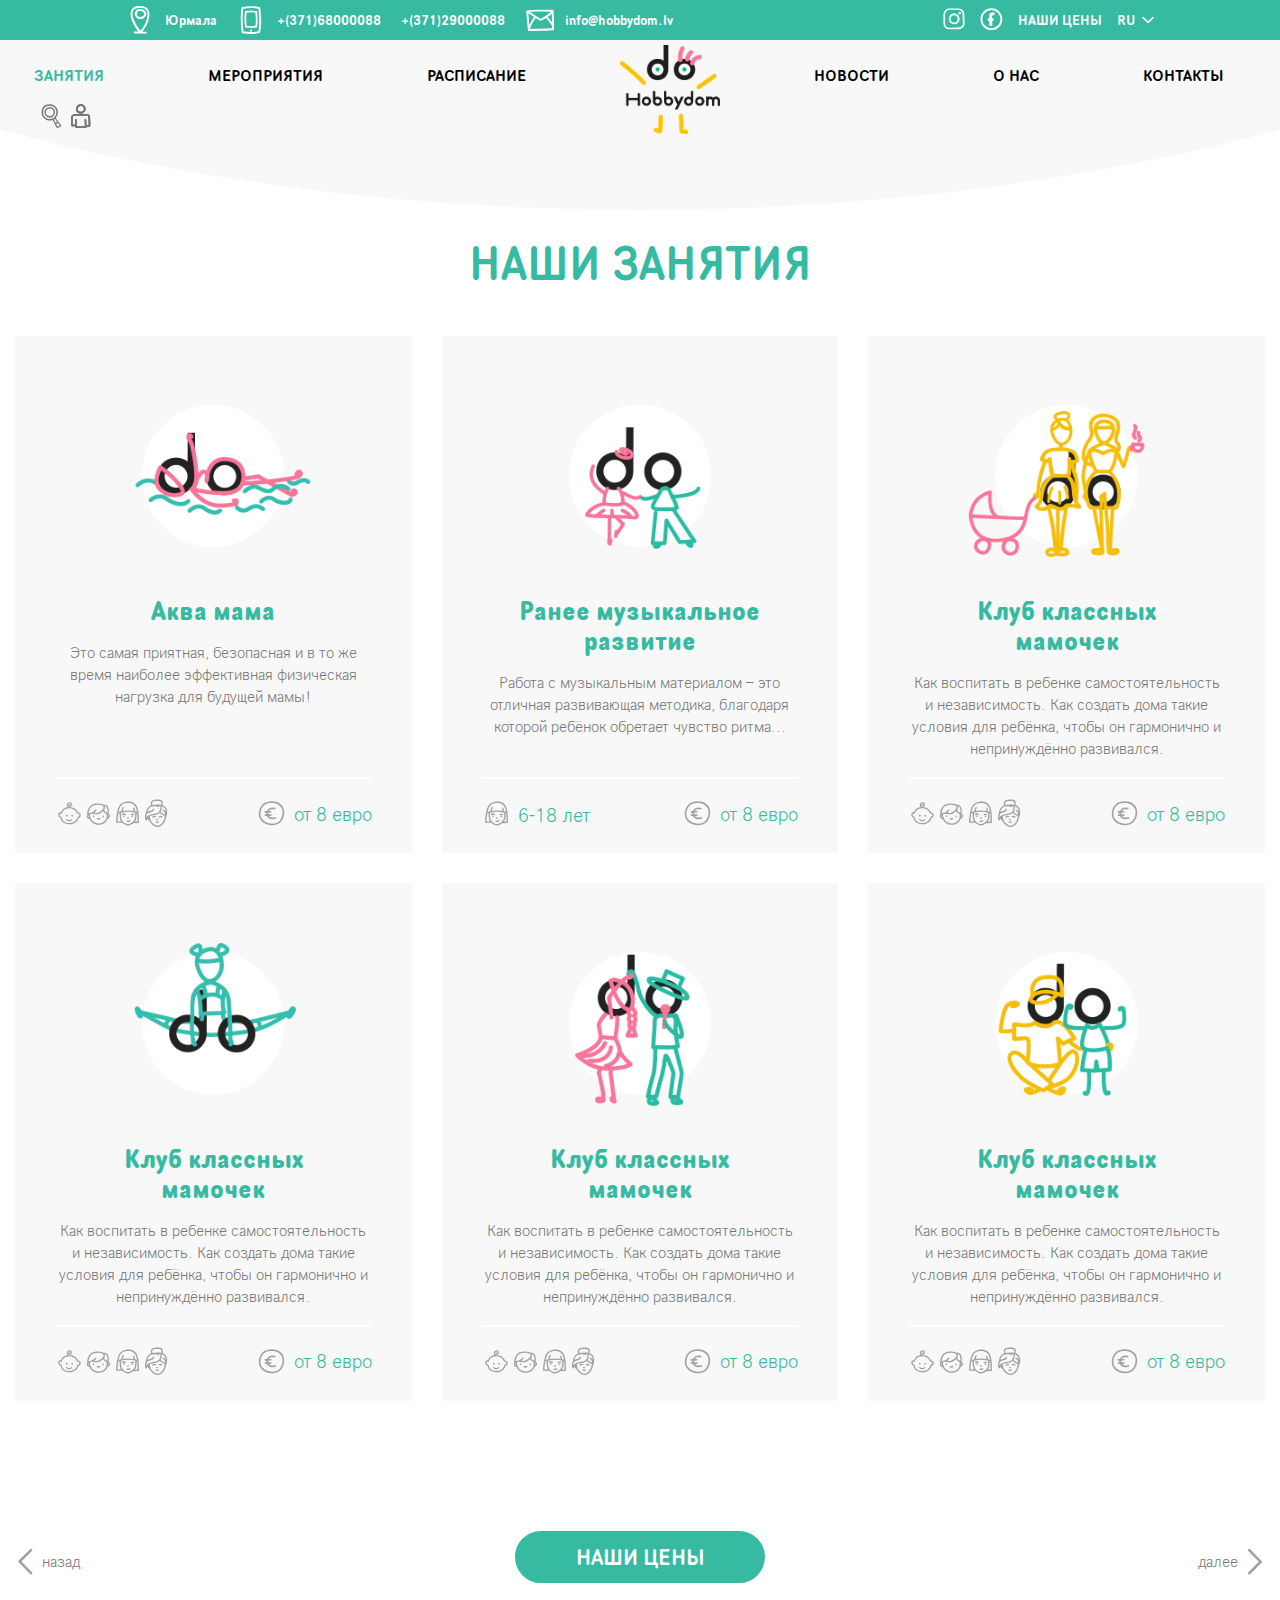
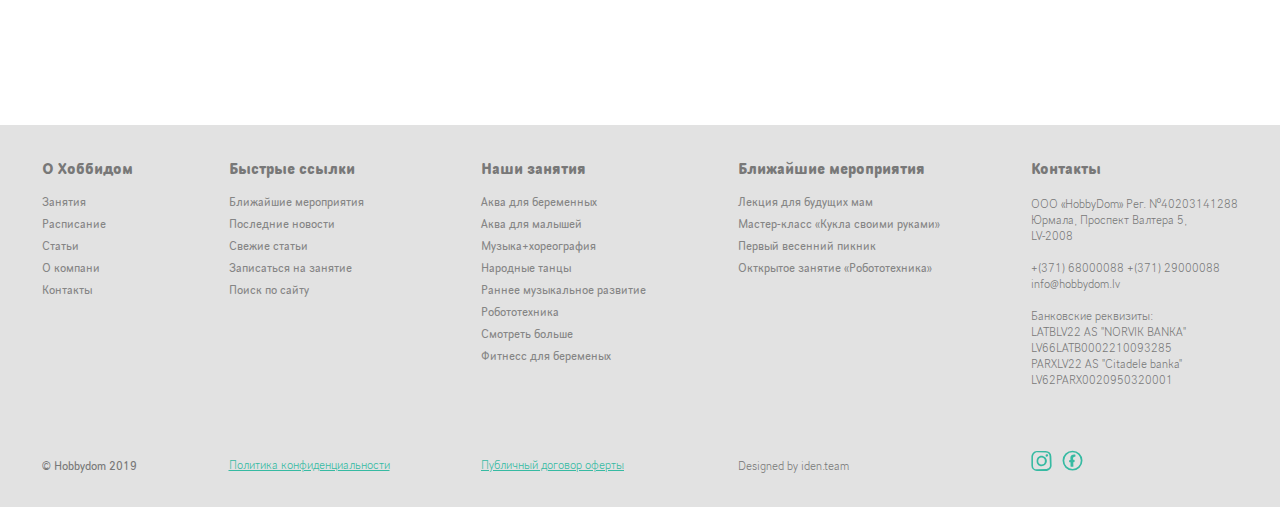
<file: assets/template/classes.html>
<!DOCTYPE html>
<html>
<head>
    <meta http-equiv="Content-type" content="text/html; charset=utf-8"/>
    <meta http-equiv="X-UA-Compatible" content="ie=edge" />
    <meta name="viewport"
          content="width=device-width, user-scalable=no, initial-scale=1.0, maximum-scale=1.0, minimum-scale=1.0" />
    <title>Hobbydom</title>
    <link rel="apple-touch-icon" sizes="180x180" href="images/apple-touch-icon.png">
    <link rel="icon" type="image/png" sizes="32x32" href="images/favicon-32x32.png">
    <link rel="icon" type="image/png" sizes="16x16" href="images/favicon-16x16.png">
    <link rel="mask-icon" href="images/safari-pinned-tab.svg" color="#5bbad5">
    <meta name="msapplication-TileColor" content="#da532c">
    <meta name="theme-color" content="#ffffff">
    <meta property="og:site_name" content="hobbydom">
    <meta property="og:type" content="website">
    <meta property="og:title" content="hobbydom">
    <meta property="og:description" content="семейный клуб развития детей и родителей">
    <meta property="og:image" content="images/sharing_picture.png">
    <meta property="og:image:secure_url" content="images/sharing_picture.png">
    <meta property="og:image:type" content="image/jpeg">
    <meta property="og:image:width" content="1200">
    <meta property="og:image:height" content="630">
<link href="css/main.css" rel="stylesheet"></head>
<body class="clases-page">
<main>
<header>
    <nav class="b-nav">
        <div class="nav__top">
            <div class="nav__top--wrapper">
                <div class="nav__top--left">
                    <img src="images/location_pin_heder.svg" alt=""><a target="_blank" href="googlemaps">Юрмала</a>
                    <img src="images/phone.svg" alt=""><a href="tel:+(371)68000088">+(371)68000088</a><a href="tel:+(371)68000088">+(371)29000088</a>
                    <img src="images/mail.svg" alt=""><a href="mailto:info@hobbydom.lv">info@hobbydom.lv</a>
                </div>
                <div class="nav__top--right">
                    <a target="_blank" href="https://www.instagram.com/hobbydom_latvia/"><img class="nav__top--instagram" src="images/insta_heder.svg" alt=""></a>
                    <a target="_blank" href="https://www.facebook.com/hobbydomlv/"><img class="nav__top--facebook" src="images/fb_heder.svg" alt=""></a>
                    <a href="price">НАШИ ЦЕНЫ</a>
                    <div class="nav__top--languages" href="ru">RU
                        <svg version="1.1" xmlns="http://www.w3.org/2000/svg" width="1024" height="1024" viewBox="0 0 1024 1024">
                            <title></title>
                            <g id="icomoon-ignore">
                            </g>
                            <path fill="#fff" d="M225.835 414.165l256 256c16.683 16.683 43.691 16.683 60.331 0l256-256c16.683-16.683 16.683-43.691 0-60.331s-43.691-16.683-60.331 0l-225.835 225.835-225.835-225.835c-16.683-16.683-43.691-16.683-60.331 0s-16.683 43.691 0 60.331z"></path>
                        </svg>

                        <div class="languages-content">
                            <a href="#">RU</a><a href="#">LV</a>
                        </div>
                    </div>


                </div>
            </div>
        </div>
        <div class="nav__bottom">
            <div class="nav__wrapper">
                <nav class="nav">
                    <ul >
                        <li class="active-menu-element"><a href="classes.html">Занятия</a></li>
                        <li><a href="events.html">Мероприятия</a></li>
                        <li><a href="shedule.html">Расписание</a></li>
                        <li class="nav--logo"><a href="index.html"><i><img src="images/Logo.png" alt=""></i><svg xmlns="http://www.w3.org/2000/svg" viewBox="0 0 272 130.11"><title>logo_text_svg</title><g id="logo"><g id="logo_smal"><polygon class="cls-1" points="44.96 61.8 21.74 61.8 21.74 49.9 15.88 49.9 15.88 81.28 21.74 81.28 21.74 67.13 44.96 67.13 44.96 81.28 50.82 81.28 50.82 49.9 44.96 49.9 44.96 61.8"/><path class="cls-1" d="M73,69.8a5.75,5.75,0,0,1-.45,2.26h0A5.82,5.82,0,0,1,63,73.93,6.14,6.14,0,0,1,61.78,72a5.67,5.67,0,0,1,0-4.5A6.17,6.17,0,0,1,63,65.67a5.85,5.85,0,0,1,1.86-1.25,5.85,5.85,0,0,1,4.51,0,5.77,5.77,0,0,1,3.11,3.12A5.78,5.78,0,0,1,73,69.8m2.33-8.16a11.63,11.63,0,0,0-3.67-2.47,11.77,11.77,0,0,0-9,0,11.51,11.51,0,0,0-6.13,6.13,11.73,11.73,0,0,0,0,9,11.52,11.52,0,0,0,6.13,6.13,11.73,11.73,0,0,0,9,0,11.49,11.49,0,0,0,6.13-6.13,11.73,11.73,0,0,0,0-9,11.6,11.6,0,0,0-2.46-3.66"/><path class="cls-1" d="M92.92,75.22A5.88,5.88,0,0,1,91.06,74a6.16,6.16,0,0,1-1.27-1.88,5.62,5.62,0,0,1-.47-2.3,5.45,5.45,0,0,1,.46-2.23,6.27,6.27,0,0,1,1.27-1.86,5.83,5.83,0,0,1,1.86-1.25,5.86,5.86,0,0,1,4.51,0,5.78,5.78,0,0,1,3.11,3.12,5.92,5.92,0,0,1,0,4.53A5.91,5.91,0,0,1,99.29,74a5.75,5.75,0,0,1-1.86,1.25,5.86,5.86,0,0,1-4.5,0m10.39-13.54a11.59,11.59,0,0,0-3.66-2.47,11.76,11.76,0,0,0-8.3-.26,12,12,0,0,0-2.07,1l0-16h-5.7V69.84a11.37,11.37,0,0,0,.9,4.5,11.49,11.49,0,0,0,6.13,6.13,11.71,11.71,0,0,0,9,0,11.47,11.47,0,0,0,6.13-6.13,11.72,11.72,0,0,0,0-9,11.53,11.53,0,0,0-2.47-3.67"/><path class="cls-1" d="M129,69.84a5.78,5.78,0,0,1-.45,2.26A5.89,5.89,0,0,1,127.3,74a5.76,5.76,0,0,1-1.86,1.25A5.81,5.81,0,0,1,119.07,74a6.16,6.16,0,0,1-1.27-1.88,5.62,5.62,0,0,1-.47-2.3,5.45,5.45,0,0,1,.46-2.23,6.27,6.27,0,0,1,1.27-1.86,5.83,5.83,0,0,1,1.86-1.25,5.86,5.86,0,0,1,4.51,0,5.78,5.78,0,0,1,3.11,3.12,5.77,5.77,0,0,1,.45,2.26m2.33-8.16a11.59,11.59,0,0,0-3.66-2.47,11.76,11.76,0,0,0-8.3-.26,12,12,0,0,0-2.07,1l0-16h-5.7V69.84a11.4,11.4,0,0,0,.9,4.5,11.49,11.49,0,0,0,6.13,6.13,11.71,11.71,0,0,0,9,0,11.49,11.49,0,0,0,6.13-6.13,11.72,11.72,0,0,0,0-9,11.53,11.53,0,0,0-2.47-3.67"/><polygon class="cls-1" points="148.57 71.65 142.74 58.35 136.34 58.35 145.23 78.6 139.18 90.58 145.7 90.58 149.01 84.25 161.49 58.35 154.98 58.35 148.57 71.65"/><path class="cls-1" d="M178.2,65.71a5.86,5.86,0,0,1,1.25,1.85,5.64,5.64,0,0,1,.45,2.24v0a5.8,5.8,0,0,1-.45,2.26A5.81,5.81,0,0,1,170,74a6.11,6.11,0,0,1-1.27-1.87,5.67,5.67,0,0,1,0-4.51A6.12,6.12,0,0,1,170,65.71a5.83,5.83,0,0,1,1.86-1.25,5.86,5.86,0,0,1,4.51,0,5.81,5.81,0,0,1,1.86,1.25m1.7-5.8a12,12,0,0,0-2-1,11.73,11.73,0,0,0-8.28.26,11.52,11.52,0,0,0-6.13,6.13,11.73,11.73,0,0,0,0,9,11.49,11.49,0,0,0,6.13,6.13,11.71,11.71,0,0,0,9,0,11.48,11.48,0,0,0,6.13-6.13,11.45,11.45,0,0,0,.9-4.54V43.9H179.9Z"/><path class="cls-1" d="M207.91,69.8a5.77,5.77,0,0,1-.45,2.26,5.86,5.86,0,0,1-1.25,1.87,5.79,5.79,0,0,1-1.86,1.25,5.85,5.85,0,0,1-4.51,0A5.75,5.75,0,0,1,198,73.93,6.05,6.05,0,0,1,196.72,72a5.66,5.66,0,0,1,0-4.5A6.08,6.08,0,0,1,198,65.67a5.81,5.81,0,0,1,1.86-1.25,5.85,5.85,0,0,1,4.51,0,5.78,5.78,0,0,1,3.11,3.12,5.79,5.79,0,0,1,.45,2.26m2.33-8.16h0a11.53,11.53,0,0,0-18.79,3.66,11.73,11.73,0,0,0,0,9,11.47,11.47,0,0,0,6.13,6.13,11.73,11.73,0,0,0,9,0,11.5,11.5,0,0,0,6.13-6.13,11.73,11.73,0,0,0,0-9,11.62,11.62,0,0,0-2.46-3.66"/><path class="cls-1" d="M252.26,63.46a10.09,10.09,0,0,0-5.93-4.82,10.3,10.3,0,0,0-5.95,0,10.78,10.78,0,0,0-2.67,1.24,10.11,10.11,0,0,0-1.66,1.43,9.28,9.28,0,0,0-1.71-1.44,10,10,0,0,0-2.62-1.24,10.28,10.28,0,0,0-5.95,0,11.29,11.29,0,0,0-1.51.59v-1h-5.69V81.36h5.69v-13a4.25,4.25,0,0,1,.35-1.7,4.55,4.55,0,0,1,1-1.42,4.47,4.47,0,0,1,4.87-1,4.56,4.56,0,0,1,2.39,2.39,4.2,4.2,0,0,1,.35,1.7v13h5.7v-13a4.22,4.22,0,0,1,.35-1.7,4.59,4.59,0,0,1,1-1.42,4.46,4.46,0,0,1,1.44-1,4.41,4.41,0,0,1,3.43,0,4.58,4.58,0,0,1,1.42,1,4.64,4.64,0,0,1,1,1.42,4.27,4.27,0,0,1,.35,1.7v13h5.69v-13a9.91,9.91,0,0,0-1.24-4.87"/></g></g></svg></a></li>
                        <li><a href="news.html">новости</a></li>
                        <li><a href="about-us.html">О нас</a></li>
                        <li><a href="contacts.html">Контакты</a></li>
                        <li class="nav--icons"><a href="#" id="search-button"><img class="search-button" src="images/search.svg" alt=""></a><a href="#"><img src="images/man.svg" alt=""></a></li>
                    </ul>
                </nav>
            </div>
            <div class="nav__wrapper--mobile">
                <div class="nav__mobile--content">
                    <div class="mobile__hamburger--wrapper">
                        <div class="mobile-hamburger"></div>
                    </div>
                    <a href="index.html" class="mobile__menu--logo-wrapper">
                        <svg xmlns="http://www.w3.org/2000/svg" viewBox="0 0 272 130.11"><title>logo_text_svg</title><g id="logo"><g id="logo_smal"><polygon class="cls-1" points="44.96 61.8 21.74 61.8 21.74 49.9 15.88 49.9 15.88 81.28 21.74 81.28 21.74 67.13 44.96 67.13 44.96 81.28 50.82 81.28 50.82 49.9 44.96 49.9 44.96 61.8"/><path class="cls-1" d="M73,69.8a5.75,5.75,0,0,1-.45,2.26h0A5.82,5.82,0,0,1,63,73.93,6.14,6.14,0,0,1,61.78,72a5.67,5.67,0,0,1,0-4.5A6.17,6.17,0,0,1,63,65.67a5.85,5.85,0,0,1,1.86-1.25,5.85,5.85,0,0,1,4.51,0,5.77,5.77,0,0,1,3.11,3.12A5.78,5.78,0,0,1,73,69.8m2.33-8.16a11.63,11.63,0,0,0-3.67-2.47,11.77,11.77,0,0,0-9,0,11.51,11.51,0,0,0-6.13,6.13,11.73,11.73,0,0,0,0,9,11.52,11.52,0,0,0,6.13,6.13,11.73,11.73,0,0,0,9,0,11.49,11.49,0,0,0,6.13-6.13,11.73,11.73,0,0,0,0-9,11.6,11.6,0,0,0-2.46-3.66"/><path class="cls-1" d="M92.92,75.22A5.88,5.88,0,0,1,91.06,74a6.16,6.16,0,0,1-1.27-1.88,5.62,5.62,0,0,1-.47-2.3,5.45,5.45,0,0,1,.46-2.23,6.27,6.27,0,0,1,1.27-1.86,5.83,5.83,0,0,1,1.86-1.25,5.86,5.86,0,0,1,4.51,0,5.78,5.78,0,0,1,3.11,3.12,5.92,5.92,0,0,1,0,4.53A5.91,5.91,0,0,1,99.29,74a5.75,5.75,0,0,1-1.86,1.25,5.86,5.86,0,0,1-4.5,0m10.39-13.54a11.59,11.59,0,0,0-3.66-2.47,11.76,11.76,0,0,0-8.3-.26,12,12,0,0,0-2.07,1l0-16h-5.7V69.84a11.37,11.37,0,0,0,.9,4.5,11.49,11.49,0,0,0,6.13,6.13,11.71,11.71,0,0,0,9,0,11.47,11.47,0,0,0,6.13-6.13,11.72,11.72,0,0,0,0-9,11.53,11.53,0,0,0-2.47-3.67"/><path class="cls-1" d="M129,69.84a5.78,5.78,0,0,1-.45,2.26A5.89,5.89,0,0,1,127.3,74a5.76,5.76,0,0,1-1.86,1.25A5.81,5.81,0,0,1,119.07,74a6.16,6.16,0,0,1-1.27-1.88,5.62,5.62,0,0,1-.47-2.3,5.45,5.45,0,0,1,.46-2.23,6.27,6.27,0,0,1,1.27-1.86,5.83,5.83,0,0,1,1.86-1.25,5.86,5.86,0,0,1,4.51,0,5.78,5.78,0,0,1,3.11,3.12,5.77,5.77,0,0,1,.45,2.26m2.33-8.16a11.59,11.59,0,0,0-3.66-2.47,11.76,11.76,0,0,0-8.3-.26,12,12,0,0,0-2.07,1l0-16h-5.7V69.84a11.4,11.4,0,0,0,.9,4.5,11.49,11.49,0,0,0,6.13,6.13,11.71,11.71,0,0,0,9,0,11.49,11.49,0,0,0,6.13-6.13,11.72,11.72,0,0,0,0-9,11.53,11.53,0,0,0-2.47-3.67"/><polygon class="cls-1" points="148.57 71.65 142.74 58.35 136.34 58.35 145.23 78.6 139.18 90.58 145.7 90.58 149.01 84.25 161.49 58.35 154.98 58.35 148.57 71.65"/><path class="cls-1" d="M178.2,65.71a5.86,5.86,0,0,1,1.25,1.85,5.64,5.64,0,0,1,.45,2.24v0a5.8,5.8,0,0,1-.45,2.26A5.81,5.81,0,0,1,170,74a6.11,6.11,0,0,1-1.27-1.87,5.67,5.67,0,0,1,0-4.51A6.12,6.12,0,0,1,170,65.71a5.83,5.83,0,0,1,1.86-1.25,5.86,5.86,0,0,1,4.51,0,5.81,5.81,0,0,1,1.86,1.25m1.7-5.8a12,12,0,0,0-2-1,11.73,11.73,0,0,0-8.28.26,11.52,11.52,0,0,0-6.13,6.13,11.73,11.73,0,0,0,0,9,11.49,11.49,0,0,0,6.13,6.13,11.71,11.71,0,0,0,9,0,11.48,11.48,0,0,0,6.13-6.13,11.45,11.45,0,0,0,.9-4.54V43.9H179.9Z"/><path class="cls-1" d="M207.91,69.8a5.77,5.77,0,0,1-.45,2.26,5.86,5.86,0,0,1-1.25,1.87,5.79,5.79,0,0,1-1.86,1.25,5.85,5.85,0,0,1-4.51,0A5.75,5.75,0,0,1,198,73.93,6.05,6.05,0,0,1,196.72,72a5.66,5.66,0,0,1,0-4.5A6.08,6.08,0,0,1,198,65.67a5.81,5.81,0,0,1,1.86-1.25,5.85,5.85,0,0,1,4.51,0,5.78,5.78,0,0,1,3.11,3.12,5.79,5.79,0,0,1,.45,2.26m2.33-8.16h0a11.53,11.53,0,0,0-18.79,3.66,11.73,11.73,0,0,0,0,9,11.47,11.47,0,0,0,6.13,6.13,11.73,11.73,0,0,0,9,0,11.5,11.5,0,0,0,6.13-6.13,11.73,11.73,0,0,0,0-9,11.62,11.62,0,0,0-2.46-3.66"/><path class="cls-1" d="M252.26,63.46a10.09,10.09,0,0,0-5.93-4.82,10.3,10.3,0,0,0-5.95,0,10.78,10.78,0,0,0-2.67,1.24,10.11,10.11,0,0,0-1.66,1.43,9.28,9.28,0,0,0-1.71-1.44,10,10,0,0,0-2.62-1.24,10.28,10.28,0,0,0-5.95,0,11.29,11.29,0,0,0-1.51.59v-1h-5.69V81.36h5.69v-13a4.25,4.25,0,0,1,.35-1.7,4.55,4.55,0,0,1,1-1.42,4.47,4.47,0,0,1,4.87-1,4.56,4.56,0,0,1,2.39,2.39,4.2,4.2,0,0,1,.35,1.7v13h5.7v-13a4.22,4.22,0,0,1,.35-1.7,4.59,4.59,0,0,1,1-1.42,4.46,4.46,0,0,1,1.44-1,4.41,4.41,0,0,1,3.43,0,4.58,4.58,0,0,1,1.42,1,4.64,4.64,0,0,1,1,1.42,4.27,4.27,0,0,1,.35,1.7v13h5.69v-13a9.91,9.91,0,0,0-1.24-4.87"/></g></g></svg>
                        <img class="mobile__menu--img-logo" src="images/Logo.png" alt="">
                    </a>
                    <div class="mobile__language-picker">RU
                        <svg version="1.1" xmlns="http://www.w3.org/2000/svg" width="1024" height="1024" viewBox="0 0 1024 1024">
                            <title></title>
                            <g id="icomoon-ignore">
                            </g>
                            <path fill="#36baa5" d="M225.835 414.165l256 256c16.683 16.683 43.691 16.683 60.331 0l256-256c16.683-16.683 16.683-43.691 0-60.331s-43.691-16.683-60.331 0l-225.835 225.835-225.835-225.835c-16.683-16.683-43.691-16.683-60.331 0s-16.683 43.691 0 60.331z"></path>
                        </svg>
                        <div class="mobile--languages-content">
                            <a href="#">RU</a><a href="#">LV</a>
                        </div>
                    </div>

                </div>
                <div class="mobile-menu">
                    <div class="mobile-menu-top">
                        <ul>
                            <li><a href="classes.html">занятия</a></li>
                            <li><a href="events.html">мероприятия</a></li>
                            <li><a href="shedule.html">расписание</a></li>
                            <li><a href="news.html">новости</a></li>
                            <li><a href="#">наши цены</a></li>
                            <li><a href="about-us.html">о нас</a></li>
                            <li><a href="contacts.html">контакты</a></li>
                            <li class="nav--icons">
                                <a href="#">
                                    <svg xmlns="http://www.w3.org/2000/svg" id="Layer_1" data-name="Layer 1" viewBox="0 0 200 200"><defs><style>.cls-1{fill:#36baa2}</style></defs><path class="cls-1" d="M86 27.08A42.9 42.9 0 1 0 128.87 70 42.95 42.95 0 0 0 86 27.08zm0 73.45A30.55 30.55 0 1 1 116.54 70 30.59 30.59 0 0 1 86 100.53zm0 0"/><path class="cls-1" d="M133.82 115.17a65.65 65.65 0 0 0 18-45.24c0-10.91-4.54-23-6.49-27.73-9.6-23.15-31.59-37-58.81-37a86.16 86.16 0 0 0-29.82 5.47c-26 9.68-37 38.41-36.31 62.57.9 33.91 30.91 62.55 65.52 62.55a65.49 65.49 0 0 0 23.42-4.32c6.37 13.54 13.14 26.91 20.12 40.13 3.42 6.49 6.07 14.26 10.31 20.25 6.9 9.71 29-4.35 35.18-9.47a.39.39 0 0 0 .08-.08c2.74-.9 4.75-3.81 2.64-6.83-14.21-20.43-30.26-39.52-43.89-60.34zm-101-42.22c-.53-19.77 8-43.12 28.28-50.68a73.8 73.8 0 0 1 25.51-4.69c22.39 0 39.66 10.7 47.41 29.36 3.48 8.38 5.55 17 5.55 23A53.62 53.62 0 0 1 86 123.49c-28.1 0-52.46-23.14-53.19-50.54zm85.45 54.42a68.26 68.26 0 0 0 8.27-5.51c5.7 8.58 11.77 16.89 18 25.13a141.27 141.27 0 0 0-12.26 8.52c-4.76-9.32-9.47-18.67-14-28.13zm29 57.58c-3.41-6.86-6.9-13.68-10.41-20.5a128.08 128.08 0 0 1 13.67-9.51c5.44 7.19 10.88 14.38 16.11 21.72a43.8 43.8 0 0 1-19.37 8.29zm0 0"/></svg>
                                </a>
                                <a href="#">
                                    <svg xmlns="http://www.w3.org/2000/svg" id="Layer_1" data-name="Layer 1" viewBox="0 0 200 200"><defs><style>.cls-1{fill:#36baa2}</style></defs><path class="cls-1" d="M69.69 73a39.62 39.62 0 0 0 22.93 7.6c10.48 0 20.78-4.4 29-12.38 2.19-2.11 4.44-4.56 5.06-5.31a6 6 0 0 0 .82-1.23c7.93-15 6.59-30.48-3.66-42.54-2-2.31-4.39-5.09-5.3-6a6.66 6.66 0 0 0-1.6-1.14 46.56 46.56 0 0 0-21.4-5.5c-9.77 0-19.18 3.45-27.94 10.24a5.56 5.56 0 0 0-1.14 1.11c-.6.76-2.59 3.48-4.43 6.18-11.77 17.29-8.62 37.4 7.66 48.97zm6-45.66a7.55 7.55 0 0 0 .53-.65 20.4 20.4 0 0 1 6-4.39 28.61 28.61 0 0 1 12.92-3.08 30.71 30.71 0 0 1 7.92 1.06 25.16 25.16 0 0 1 10.28 6.35c6.05 6.78 8 14.67 5.55 22.8A22.88 22.88 0 0 1 116 55.6l-.09.1c-5.53 7.43-13.36 11.52-22 11.52-10.61 0-20.67-6.16-24.47-15-2.02-4.68-3.9-14.22 6.27-24.92zM169.73 142l-.28-8.63c-.08-2.27-.13-4.53-.18-6.8v-3.46l-.09-2.52c0-1.39-.1-2.79-.17-4.19 0-.22 0-.44-.05-.66s0-.39 0-.58v-.74l-.07-1.06c-.06-.91-.12-1.81-.21-2.71 0-.22 0-.43-.07-.65s0-.38-.06-.58a51.19 51.19 0 0 0-.94-6c-.09-.39-.2-.77-.31-1.15l-.1-.34a26.21 26.21 0 0 0-1.34-3.81 19.3 19.3 0 0 0-2.75-4.43 17.49 17.49 0 0 0-2.25-2.13c-.42-.35-.86-.69-1.33-1s-.87-.58-1.32-.84A28.29 28.29 0 0 0 155.1 88a27.08 27.08 0 0 0-4.92-1.72 20 20 0 0 0-3.55-.61c-1.46-.1-2.9-.14-4.25-.16h-2.52c-1.56 0-3.12 0-4.69.06l-2.51.06c-1.83 0-4 .08-6.16.07l-10.8-.11q-5.37-.08-10.71-.11c-12.92-.12-28.15-.15-43.13.52-8.63.39-16.5 1-24.06 1.77a6 6 0 0 0-2.32.25 26.5 26.5 0 0 0-16.58 14.25 7.84 7.84 0 0 0-.58 2 5.91 5.91 0 0 0-.57 2.47q-.12 6.23-.27 12.46c-.44 18.84-.89 38.32.28 57.5a5.74 5.74 0 0 0 3.06 4.88 5.31 5.31 0 0 0 3.61 1.32c9 0 17.77 0 26.61-.42v7.34a5.9 5.9 0 0 0 .6 2.63 5.18 5.18 0 0 0 5.09 3.55c13 0 26.25.15 39 .28s26.11.27 39.16.28a5.17 5.17 0 0 0 4.66-2.62 6.17 6.17 0 0 0 .06-5.78v-2c7.13-.34 14.17-.39 21.35-.4a5.38 5.38 0 0 0 3.12-.93 6.25 6.25 0 0 0 4.58-1.42 5.49 5.49 0 0 0 1.86-4.31c.03-12.42-.39-24.99-.79-37.1zm-43.93-11.61c.78 14 1.75 39.13 2 54.92-10.58 0-21.31-.15-31.7-.25-10.88-.11-22.12-.22-33.2-.26 0-6.91-.11-15.5-.18-24.1-.09-10.81-.19-22-.2-29.56a5.46 5.46 0 0 0-2.76-4.94 6.56 6.56 0 0 0-6.37 0 5.45 5.45 0 0 0-2.73 4.93c0 7.08.1 17 .19 27.41 0 4.3.07 8.62.11 12.77-7.62.32-15.11.39-21.58.41-.85-17.78-.42-35.86 0-53.35q.13-5.5.25-11a14.74 14.74 0 0 1 8.66-7.73c12.4-1.3 25.56-2 41.41-2.24 8.26-.13 16.49-.1 26.29 0l8.75.09 6.77.07h20.96a26.39 26.39 0 0 1 5.25.49 10.06 10.06 0 0 1 5.1 2.57 10.71 10.71 0 0 1 1.85 2.4 11.07 11.07 0 0 1 .71 1.48c.14.37.26.75.36 1.13s.2.8.28 1.19a25.27 25.27 0 0 1 .37 3.26v.59l.17 2.66v.67l.12 2c.08 1.33.16 2.67.25 4l.11 1.81c.08 1.28.16 2.56.22 3.8a1.67 1.67 0 0 0 0 .21c.46 9.57.83 20 1.11 31.85.12 5 .2 10.42.23 17-6.15 0-12.68.09-19.25.4-.37-14.21-1.1-32.81-1.76-44.7a5.8 5.8 0 0 0-3.21-5 6.54 6.54 0 0 0-6.34.26 5.19 5.19 0 0 0-2.24 4.76z"/><path class="cls-1" d="M69.78 72.72a39.48 39.48 0 0 0 22.85 7.57c10.44 0 20.7-4.38 28.9-12.33 2.18-2.11 4.42-4.54 5-5.29a5.93 5.93 0 0 0 .82-1.22c7.9-14.92 6.57-30.37-3.64-42.38-2-2.3-4.38-5.07-5.28-5.93a6.63 6.63 0 0 0-1.57-1.14 46.39 46.39 0 0 0-21.32-5.48c-9.73 0-19.11 3.44-27.84 10.2a5.54 5.54 0 0 0-1.14 1.11C66 18.59 64 21.3 62.15 24c-11.73 17.19-8.6 37.23 7.63 48.72zm6-45.5a7.53 7.53 0 0 0 .53-.65 20.33 20.33 0 0 1 5.94-4.37 28.5 28.5 0 0 1 12.88-3.07 30.59 30.59 0 0 1 7.87 1.05 25.07 25.07 0 0 1 10.24 6.33c6 6.76 7.94 14.61 5.53 22.72a22.8 22.8 0 0 1-2.83 6.2l-.09.1c-5.51 7.4-13.31 11.48-22 11.48-10.57 0-20.6-6.13-24.38-14.92-1.95-4.7-3.83-14.16 6.3-24.87zm93.68 114.25l-.28-8.6a509.8 509.8 0 0 1-.18-6.77v-3.45l-.09-2.51c0-1.38-.1-2.78-.17-4.18 0-.22 0-.44-.05-.66s0-.39 0-.58v-.73l-.07-1.05c-.06-.9-.12-1.81-.21-2.7 0-.22 0-.43-.07-.65s0-.38-.06-.57a51 51 0 0 0-.93-6c-.09-.39-.2-.77-.31-1.15l-.1-.34a26.12 26.12 0 0 0-1.34-3.79 19.23 19.23 0 0 0-2.74-4.42 17.43 17.43 0 0 0-2.24-2.12c-.42-.34-.85-.69-1.32-1s-.87-.58-1.31-.84a28.18 28.18 0 0 0-2.92-1.56A27 27 0 0 0 150 86a19.93 19.93 0 0 0-3.54-.6c-1.45-.1-2.89-.14-4.24-.16h-2.51c-1.56 0-3.11 0-4.67.06l-2.5.06c-1.83 0-4 .08-6.14.07l-10.76-.11q-5.35-.08-10.67-.11c-12.87-.12-28-.15-43 .52-8.6.39-16.44 1-24 1.76a6 6 0 0 0-2.31.25 26.4 26.4 0 0 0-16.51 14.16 7.81 7.81 0 0 0-.58 2 5.88 5.88 0 0 0-.57 2.46q-.12 6.21-.27 12.41c-.44 18.77-.89 38.18.28 57.29a5.72 5.72 0 0 0 3 4.87 5.3 5.3 0 0 0 3.6 1.32c8.94 0 17.71 0 26.51-.41v7.31a5.88 5.88 0 0 0 .59 2.62 5.16 5.16 0 0 0 5.06 3.47c13 0 26.15.15 38.9.28s26 .27 39 .28a5.16 5.16 0 0 0 4.64-2.61 6.15 6.15 0 0 0 .06-5.76v-2c7.1-.34 14.12-.39 21.27-.4a5.36 5.36 0 0 0 3.11-.93 6.23 6.23 0 0 0 4.56-1.42 5.47 5.47 0 0 0 1.85-4.3c.11-12.29-.31-24.81-.7-36.91zm-43.77-11.53c.78 14 1.75 39 2 54.72-10.54 0-21.23-.15-31.59-.25-10.84-.11-22-.22-33.08-.26 0-6.89-.11-15.44-.18-24-.09-10.77-.19-21.91-.2-29.46a5.44 5.44 0 0 0-2.75-4.92 6.54 6.54 0 0 0-6.35 0 5.43 5.43 0 0 0-2.72 4.92c0 7.05.1 16.89.19 27.31 0 4.28.07 8.59.11 12.73-7.59.32-15.06.39-21.5.41-.84-17.71-.42-35.73 0-53.16q.13-5.48.24-11a14.69 14.69 0 0 1 8.63-7.7c12.35-1.3 25.47-2 41.26-2.23 8.23-.13 16.43-.1 26.19 0l8.72.09 6.75.07h20.88a26.3 26.3 0 0 1 5.23.49 10 10 0 0 1 5.09 2.56 10.67 10.67 0 0 1 1.85 2.39 11 11 0 0 1 .71 1.48c.14.37.26.75.36 1.12s.2.79.28 1.18a25.18 25.18 0 0 1 .37 3.25v.59l.17 2.65v.67l.12 2c.08 1.33.16 2.66.25 4l.11 1.81c.08 1.28.15 2.55.22 3.79a1.66 1.66 0 0 0 0 .21c.46 9.54.82 19.92 1.11 31.74.12 5 .2 10.38.23 16.93-6.12 0-12.63.09-19.18.4-.37-14.16-1.1-32.69-1.76-44.54a5.78 5.78 0 0 0-3.2-5 6.52 6.52 0 0 0-6.32.26 5.17 5.17 0 0 0-2.24 4.75z"/><path class="cls-1" d="M69.93 72.28a39.22 39.22 0 0 0 22.7 7.52c10.37 0 20.57-4.35 28.71-12.25 2.17-2.09 4.39-4.51 5-5.26a5.89 5.89 0 0 0 .82-1.22C135 46.26 133.7 30.91 123.55 19c-1.95-2.29-4.35-5-5.24-5.89a6.59 6.59 0 0 0-1.6-1.13 46.09 46.09 0 0 0-21.18-5.46c-9.67 0-19 3.41-27.65 10.14a5.5 5.5 0 0 0-1.13 1.1c-.59.75-2.56 3.44-4.38 6.12C50.7 41 53.82 60.87 69.93 72.28zm6-45.2a7.48 7.48 0 0 0 .53-.64 20.19 20.19 0 0 1 5.91-4.35 28.32 28.32 0 0 1 12.79-3 30.39 30.39 0 0 1 7.84 1 24.91 24.91 0 0 1 10.17 6.28c6 6.71 7.89 14.52 5.49 22.57a22.65 22.65 0 0 1-2.81 6.16l-.09.1c-5.48 7.36-13.23 11.41-21.82 11.41-10.5 0-20.46-6.09-24.22-14.82-2.03-4.66-3.9-14.07 6.17-24.7zM169 140.58l-.28-8.54c-.08-2.24-.13-4.48-.18-6.73v-3.42l-.09-2.49c0-1.38-.1-2.76-.17-4.15 0-.22 0-.44-.05-.66s0-.39 0-.57v-.73l-.07-1c-.06-.9-.12-1.79-.21-2.68 0-.21 0-.43-.07-.64s0-.37-.06-.57a50.67 50.67 0 0 0-.93-6c-.09-.39-.19-.76-.3-1.14l-.1-.34a26 26 0 0 0-1.33-3.77 19.1 19.1 0 0 0-2.72-4.39 17.32 17.32 0 0 0-2.44-2.13c-.42-.34-.85-.68-1.31-1s-.87-.58-1.3-.84a28 28 0 0 0-2.9-1.55 26.81 26.81 0 0 0-4.87-1.7 19.8 19.8 0 0 0-3.52-.6c-1.44-.1-2.87-.14-4.21-.16h-2.5c-1.55 0-3.09 0-4.64.06l-2.48.06c-1.81 0-4 .08-6.1.07l-10.69-.11q-5.32-.07-10.6-.11c-12.79-.12-27.86-.15-42.69.51-8.54.39-16.33 1-23.82 1.75a5.91 5.91 0 0 0-2.3.24 26.23 26.23 0 0 0-16.4 14.06 7.76 7.76 0 0 0-.58 2 5.85 5.85 0 0 0-.56 2.45q-.12 6.17-.27 12.33c-.43 18.65-.88 37.93.27 56.91a5.69 5.69 0 0 0 3 4.83 5.26 5.26 0 0 0 3.58 1.31c8.89 0 17.59 0 26.34-.41v7.26a5.84 5.84 0 0 0 .59 2.6 5.12 5.12 0 0 0 5 3.45c12.88 0 26 .15 38.65.28s25.84.27 38.76.28a5.12 5.12 0 0 0 4.61-2.59 6.11 6.11 0 0 0 .06-5.73v-1.95c7.05-.34 14-.38 21.13-.39a5.32 5.32 0 0 0 3.09-.92 6.19 6.19 0 0 0 4.53-1.41 5.43 5.43 0 0 0 1.84-4.27c.06-12.29-.35-24.73-.71-36.76zm-43.48-11.45c.78 13.89 1.74 38.73 2 54.37-10.47 0-21.1-.15-31.38-.25-10.77-.11-21.9-.21-32.86-.25 0-6.84-.11-15.34-.18-23.86-.09-10.7-.19-21.77-.2-29.26a5.41 5.41 0 0 0-2.81-4.88 6.5 6.5 0 0 0-6.31 0 5.39 5.39 0 0 0-2.7 4.88c0 7 .1 16.78.19 27.13 0 4.25.07 8.53.1 12.64-7.54.32-15 .39-21.36.4-.84-17.6-.42-35.49 0-52.81q.13-5.45.24-10.9a14.59 14.59 0 0 1 8.57-7.65c12.27-1.29 25.3-2 41-2.21 8.18-.13 16.32-.1 26 0l8.66.09 6.7.07h20.75a26.12 26.12 0 0 1 5.2.48 10 10 0 0 1 5.05 2.54A10.6 10.6 0 0 1 154 102a11 11 0 0 1 .7 1.47c.14.37.26.74.36 1.12s.2.79.27 1.18a25 25 0 0 1 .36 3.22v.59l.16 2.63v.66l.12 2c.08 1.32.16 2.64.25 4l.11 1.79c.08 1.27.15 2.54.22 3.76a1.65 1.65 0 0 0 0 .21c.46 9.48.82 19.79 1.1 31.53.12 4.94.19 10.31.22 16.82-6.08 0-12.55.08-19.05.4-.36-14.06-1.09-32.48-1.74-44.25a5.74 5.74 0 0 0-3.18-4.94 6.47 6.47 0 0 0-6.28.25 5.14 5.14 0 0 0-2.14 4.69z"/><path class="cls-1" d="M70.09 71.85a39 39 0 0 0 22.55 7.47c10.3 0 20.43-4.32 28.53-12.17 2.15-2.08 4.36-4.48 5-5.22a5.85 5.85 0 0 0 .81-1.21c7.8-14.73 6.48-30-3.6-41.83-1.93-2.27-4.32-5-5.21-5.85a6.55 6.55 0 0 0-1.59-1.12 45.79 45.79 0 0 0-21-5.4c-9.67 0-18.92 3.39-27.58 10.07a5.47 5.47 0 0 0-1.13 1.1c-.59.75-2.54 3.42-4.35 6.08C51 40.74 54.08 60.52 70.09 71.85zM76 27a7.43 7.43 0 0 0 .52-.64A20.06 20.06 0 0 1 82.41 22a28.13 28.13 0 0 1 12.71-3 30.19 30.19 0 0 1 7.79 1A24.75 24.75 0 0 1 113 26.24c6 6.67 7.84 14.42 5.46 22.42a22.5 22.5 0 0 1-2.79 6.12l-.09.1c-5.44 7.31-13.14 11.33-21.67 11.33-10.43 0-20.33-6.05-24.06-14.72C67.86 46.86 66 37.52 76 27zm92.47 112.7l-.28-8.49c-.08-2.23-.13-4.45-.17-6.69v-3.4l-.09-2.47c0-1.37-.1-2.75-.17-4.12 0-.22 0-.43-.05-.65s0-.39 0-.57v-.72l-.07-1c-.06-.89-.12-1.78-.21-2.66 0-.21 0-.43-.07-.64s0-.37-.06-.57a50.33 50.33 0 0 0-.92-5.94c-.09-.38-.19-.76-.3-1.13l-.1-.33a25.77 25.77 0 0 0-1.32-3.74 19 19 0 0 0-2.7-4.36 17.2 17.2 0 0 0-2.21-2.1c-.41-.34-.84-.68-1.31-1s-.86-.57-1.29-.83a27.81 27.81 0 0 0-2.88-1.54 26.63 26.63 0 0 0-5.03-1.75 19.67 19.67 0 0 0-3.5-.6c-1.44-.1-2.85-.14-4.18-.16h-2.48c-1.54 0-3.07 0-4.61.06l-2.46.06c-1.8 0-3.93.08-6.06.07l-10.62-.11q-5.28-.07-10.53-.11c-12.7-.12-27.68-.15-42.41.51-8.48.39-16.23 1-23.66 1.74a5.87 5.87 0 0 0-2.28.24 26.06 26.06 0 0 0-16.29 14 7.71 7.71 0 0 0-.57 2 5.81 5.81 0 0 0-.56 2.43q-.12 6.13-.27 12.25c-.43 18.52-.88 37.68.27 56.54a5.65 5.65 0 0 0 3 4.8 5.23 5.23 0 0 0 3.55 1.3c8.83 0 17.48 0 26.17-.41v7.22a5.8 5.8 0 0 0 .59 2.59 5.09 5.09 0 0 0 5 3.43c12.79 0 25.81.15 38.39.28s25.67.26 38.51.28a5.09 5.09 0 0 0 4.58-2.57 6.07 6.07 0 0 0 .06-5.69v-1.94c7-.34 13.93-.38 21-.39a5.29 5.29 0 0 0 3.07-.91 6.15 6.15 0 0 0 4.5-1.4 5.39 5.39 0 0 0 1.82-4.24c0-12.27-.41-24.62-.8-36.57zm-43.2-11.38c.77 13.8 1.72 38.47 2 54-10.4 0-21-.15-31.17-.25-10.7-.11-21.75-.21-32.65-.25 0-6.8-.11-15.24-.18-23.7-.09-10.63-.19-21.63-.2-29.07a5.37 5.37 0 0 0-2.71-4.86 6.46 6.46 0 0 0-6.27 0 5.35 5.35 0 0 0-2.68 4.85c0 7 .1 16.67.19 26.95 0 4.22.07 8.48.1 12.56-7.49.32-14.86.39-21.22.4-.83-17.48-.42-35.26 0-52.46q.13-5.41.24-10.82a14.5 14.5 0 0 1 8.51-7.6c12.19-1.28 25.14-2 40.72-2.2 8.13-.12 16.21-.1 25.85 0l8.61.09L121 96h20.6a26 26 0 0 1 5.16.48 9.89 9.89 0 0 1 5 2.53 10.53 10.53 0 0 1 1.82 2.36 10.89 10.89 0 0 1 .7 1.46c.14.37.26.74.36 1.11s.19.78.27 1.17a24.85 24.85 0 0 1 .36 3.2v.58l.16 2.61v.66l.12 2 .24 3.93.11 1.78c.08 1.26.15 2.52.22 3.74a1.64 1.64 0 0 0 0 .2c.46 9.42.81 19.66 1.1 31.32.12 4.91.19 10.25.22 16.71-6 0-12.47.08-18.93.39-.36-14-1.08-32.27-1.73-44a5.7 5.7 0 0 0-3.16-4.91 6.43 6.43 0 0 0-6.24.25 5.1 5.1 0 0 0-2.11 4.76z"/></svg>
                                </a>
                            </li>
                        </ul>
                        <ul class="mobile-menu__icons--right">
                            <li>Юрмала
                                <a class="mobile-menu-mail" href="mailto:info@hobbydom.lv">info@hobbydom.lv</a>
                            </li>
                            <li><a href="tel:+37168000088">+(371)68000088</a></li>
                            <li><a href="tel:+37129000088">+(371)29000088</a></li>
                            <li><a class="mobile-menu--icons" href="https://www.instagram.com/hobbydom_latvia/"><img src="images/insta_footer.svg" alt=""><span>instagram</span></a></li>
                            <li><a class="mobile-menu--icons" href="https://www.facebook.com/hobbydomlv/"><img src="images/fb_footer.svg" alt=""><span>facebook</span></a></li>
                        </ul>
                    </div>
                    <!--                        <div class="mobile-menu-bot">-->
                    <!--                            <ul>-->
                    <!--                                <li>Юрмала</li>-->
                    <!--                                <li><a href="mailto:info@hobbydom.lv">info@hobbydom.lv</a></li>-->
                    <!--                                <li><a class="mobile-menu&#45;&#45;icons" href="https://www.instagram.com/hobbydom_latvia/"><img src="images/insta_footer.svg" alt=""><span>instagram</span></a></li>-->
                    <!--                            </ul>-->
                    <!--                            <ul>-->
                    <!--                                <li><a href="tel:+37168000088">+(371)68000088</a></li>-->
                    <!--                                <li><a href="tel:+37129000088">+(371)29000088</a></li>-->
                    <!--                                <li><a class="mobile-menu&#45;&#45;icons" href="https://www.facebook.com/hobbydomlv/"><img src="images/fb_footer.svg" alt=""><span>facebook</span></a></li>-->
                    <!--                            </ul>-->
                    <!--                        </div>-->
                </div>
            </div>
            <div class="nav__slider--article">

            </div>
        </div>
    </nav>
</header>
<section class="clases__header">

</section>

<section class="clases">
    <div class="clases__inner">
        <h1>наши занятия</h1>
<!--        <div class="classes__filters">-->
<!--            <div class="classes&#45;&#45;all">-->
<!--                <a href="">все занятия</a>-->
<!--            </div>-->
<!--            <div class="classes__filters&#45;&#45;button classes&#45;&#45;age" id="classes&#45;&#45;age">-->
<!--                <p>возраст</p><svg id="Layer_1" data-name="Layer 1" xmlns="http://www.w3.org/2000/svg" viewBox="0 0 200 200"><defs></defs><title>arrow_down_grey</title><path class="cls-1" d="M192.07,64.68a9.57,9.57,0,0,0,.19-13.57,9.45,9.45,0,0,0-13.4-.19L99.92,129.58,21.27,52.73a9.63,9.63,0,0,0-13.4.15A9.86,9.86,0,0,0,5,60.05,9.39,9.39,0,0,0,8,66.8l85,83.39A9.88,9.88,0,0,0,106.6,150Z"/></svg>-->
<!--                <div class="classes__filter classes__filter-1">-->
<!--                    <form name="f1" method="get" action="enter_data.php">-->
<!--                        <div class="filter__checkbox filter__checkbox&#45;&#45;disabled">-->
<!--                            <input class="check-input" type="checkbox" id="accept1" name="accept1">-->
<!--                            <label class="check-label" for="accept1"><svg id="Layer_1" data-name="Layer 1" xmlns="http://www.w3.org/2000/svg" viewBox="0 0 200 200"><defs></defs><title>baby</title><path class="cls-1" d="M172.34,97.92c-4.25-3.81-9.84-4.79-13.51-5C153,78,141.3,66.69,124.77,60.23A80.51,80.51,0,0,0,99.65,54.8h-.1l-1.93,0a4.6,4.6,0,0,0-.37-.52c-2.33-2.68-8.41-11.52-5.83-16.83A12.39,12.39,0,0,1,101.77,31c1.6,0,3.69.28,4.68,2.07a9,9,0,0,1-.11,9,2.35,2.35,0,0,1-2.2,1.23,4.61,4.61,0,0,1-.31-1.47,4.63,4.63,0,0,0-4.61-4.66h0a4.63,4.63,0,0,0-4.63,4.61c0,4.43,2.35,9.64,7.62,10.6a11.61,11.61,0,0,0,11.68-4.9c3.77-5.25,4-12.85.69-18.93-2.49-4.51-7.24-7-13-6.86A21.5,21.5,0,0,0,83.08,33.43c-3.9,8,.27,17,3.73,22.31C68,58.63,56.54,67.65,49.94,75.44A56.15,56.15,0,0,0,40.22,92c-3.46-.47-8.2-.41-12.08,2.22-2.52,1.71-5.58,5.15-5.87,11.9-.6,13.56,10.21,21,15.45,23.85a45.78,45.78,0,0,0,6.84,19.14c6.44,10.13,20.21,22.78,49.28,25.52,2.73.26,5.35.38,7.88.38,24.51,0,39.67-11.48,48.3-21.66a71.94,71.94,0,0,0,12.73-22.26c6.51-1.57,15.09-7,15-20.1C177.72,105.59,175.85,101.07,172.34,97.92Zm-13.39,24.4a4.63,4.63,0,0,0-4.25,3.48,60.7,60.7,0,0,1-11.75,21.55c-11.76,13.89-28,20-48.23,18-47.51-4.49-47.93-37-47.92-38.38a4.63,4.63,0,0,0-2.93-4.38c-.13-.05-12.81-5.17-12.33-16.13.1-2.32.71-3.88,1.8-4.63a6.54,6.54,0,0,1,3.61-.85,16.82,16.82,0,0,1,4.9.78,4.65,4.65,0,0,0,6-3.38c.31-1.4,8.2-34.34,51.61-34.37,1.42,0,41,1.67,51.66,35a4.66,4.66,0,0,0,4.87,3.2c1.83-.18,7.21,0,10.15,2.61,1.54,1.39,2.3,3.42,2.32,6.2C168.55,121.13,160.51,122.21,158.94,122.32Z"/><path class="cls-1" d="M77.82,120.58a5.66,5.66,0,0,0,3.16.93,8.86,8.86,0,0,0,4.31-1.28,4.63,4.63,0,0,0,2.17-3.1,7.09,7.09,0,0,0-1.83-6.33A7,7,0,0,0,79,109.19a4.63,4.63,0,0,0-3.63,5.14C74.82,118.16,76.9,120,77.82,120.58Z"/><path class="cls-1" d="M122.16,111A7,7,0,0,0,116,109.9a4.63,4.63,0,0,0-2.63,1.95,6.82,6.82,0,0,0-.85,5.58,6,6,0,0,0,3.56,3.74,7.67,7.67,0,0,0,2.87.61,5.41,5.41,0,0,0,5.48-5.26A6.34,6.34,0,0,0,122.16,111Z"/><path class="cls-1" d="M111.64,139.64c-17,11.38-24.09,2.71-26.41-.13l-.48-.57a4.63,4.63,0,0,0-6.92,6.17l.22.26c5,6.17,11.27,9.27,18.33,9.27,6.25,0,13.14-2.42,20.41-7.28a4.63,4.63,0,0,0-5.15-7.7Z"/></svg>малыши до 2 лет</label>-->
<!--                        </div>-->
<!--                        <div class="filter__checkbox">-->
<!--                            <input class="check-input" type="checkbox" id="accept2" name="accept2">-->
<!--                            <label class="check-label" for="accept2"><svg id="Layer_1" data-name="Layer 1" xmlns="http://www.w3.org/2000/svg" viewBox="0 0 200 200"><defs></defs><title>schoolboy</title><path class="cls-1" d="M65.75,112.2a4.65,4.65,0,0,0-4.65,4.65v3.81a4.65,4.65,0,1,0,9.3,0v-3.81A4.65,4.65,0,0,0,65.75,112.2Z"/><path class="cls-1" d="M132.31,112.94a4.65,4.65,0,0,0-4.65,4.65v4.31a4.65,4.65,0,0,0,9.3,0v-4.31A4.65,4.65,0,0,0,132.31,112.94Z"/><path class="cls-1" d="M104.67,131.2c-3.65,4.08-8,1.39-9.31.47a4.65,4.65,0,0,0-5.61,7.42,18.35,18.35,0,0,0,10.6,3.61,14.71,14.71,0,0,0,11.24-5.3,4.65,4.65,0,1,0-6.93-6.21Z"/><path class="cls-1" d="M180.44,111.32c-1.11-4.49-4.84-7.51-10.53-8.66,0-.1.06-.19.08-.29.25-1.49,6-36.66-9.12-54-5.73-6.59-13.55-9.8-23.26-9.52a4.62,4.62,0,0,0-2.65.93c-2.18-1.47-24.7-15.67-67.67-5.34-30.95,7.44-42.91,41.3-45.09,60.14-.83,7.18-.33,11.47.58,14.08-2.65,4.44-5.15,11-2.16,17.28,4.6,9.65,17,12.61,18.4,12.92a4.64,4.64,0,0,0,.66.09c5.82,12.71,15.91,25.81,33.41,33.26a70.64,70.64,0,0,0,27.84,5.92c27.59,0,48.94-17.58,57.65-32.31A46,46,0,0,0,163,135.47c3.8-.42,7.64-2.65,11.06-6.51C178.25,124.26,181.83,117,180.44,111.32ZM153.85,54.44c9.16,10.51,8.54,31.1,7.63,40.92-13.68-5-18.78-10.47-20.6-14.31a10.57,10.57,0,0,1,0-9,9.89,9.89,0,0,0,.35-1,18,18,0,0,0,2.31-4c2.1-8,.68-14.31-1.55-18.79A18,18,0,0,1,153.85,54.44Zm-115,16.18c5-10.23,14.34-23.25,30.64-27.16A116.85,116.85,0,0,1,96.78,40c21.79,0,32.83,7.34,32.92,7.41.31.23,7.53,5.74,5,16.73-2.53,3.78-26.79,38.22-55.6,31.6-2.94-.68-5.69-1.23-8.28-1.67a62.77,62.77,0,0,0,13.89-14.9,4.65,4.65,0,0,0-7.87-5c-.11.17-10.14,15.83-24.36,18.47-10.53.56-16.5,4-21.37,8.11A76.74,76.74,0,0,1,38.83,70.62ZM29,121.92c-1.27-2.67.32-6.32,2.06-9a7,7,0,0,0,1.22-.7,94.81,94.81,0,0,0,3.2,15.52C32.9,126.39,30.24,124.48,29,121.92Zm121.56,19.14c-9.87,16.68-38.64,37.56-73.84,22.57-33.33-14.19-35.53-52.75-35.67-58.45a24.48,24.48,0,0,1,8.28-2.82,31.22,31.22,0,0,0,4.27-.43c5.71-.25,13.17.54,23.38,2.89,15.35,3.53,31.66-1.64,47.15-15a102,102,0,0,0,7.42-7.1,20.68,20.68,0,0,0,.91,2.28c3.33,7,10.9,13,22.52,17.76C155.45,105,159.42,126.11,150.58,141.06Zm16.54-18.27a15.72,15.72,0,0,1-2,1.88,79.56,79.56,0,0,0,.28-13.2c3.62.15,5.75,1.12,6,2.08C171.7,114.75,170.49,119,167.12,122.79Z"/></svg>2-6 дошкольники</label>-->
<!--                        </div>-->
<!--                        <div class="filter__checkbox">-->
<!--                            <input class="check-input" type="checkbox" id="accept3" name="accept3">-->
<!--                            <label class="check-label" for="accept3"><svg id="Layer_1" data-name="Layer 1" xmlns="http://www.w3.org/2000/svg" viewBox="0 0 200 200"><defs></defs><title>teen_girl</title><path class="cls-1" d="M167.47,57C153.91,21,118.74,13.57,90.34,18.6c-13.15,2.33-48.08,8.52-59.7,62-9.8,45.16-9.51,73.48-9.36,78.66a4.8,4.8,0,0,0,1.42,3.41c1.62,1.6,1.62,1.6,21.6,1.47,9-.06,18-.16,18-.16a4.75,4.75,0,0,0,1.21-.19c12,10.91,29.44,19,39.62,19a15.58,15.58,0,0,0,2.29-.16c5.18-.76,19.89-6.63,32.81-16.13a4.73,4.73,0,0,0,1.15.16h.25l38.32-2,.27-4.25C178.37,157.8,182.13,96,167.47,57ZM30.83,154.65c.1-10,1.25-35.5,9.17-72C50.26,35.43,78.46,30.43,92,28c11.94-2.12,52-6,66.5,32.38A147.54,147.54,0,0,1,165.59,89c-2-.64-6.69-2.08-13.6-3.67-.47-11.14-4.49-22.75-4.68-23.29a4.79,4.79,0,0,0-9,3.17,88.06,88.06,0,0,1,4,18.11,259.8,259.8,0,0,0-37.38-4.15A166.86,166.86,0,0,0,67.41,82c1.67-6.74,5.18-17.32,6.65-21.1a4.79,4.79,0,0,0-8.9-3.54c-.08.2-6.48,17.3-7.91,26.91a114.76,114.76,0,0,0-16,5.21,4.79,4.79,0,0,0,3.84,8.77l.32-.13c-.12,10.18.33,42,9.86,56.43C46.53,154.61,36.43,154.67,30.83,154.65ZM104,173.18c-7.27,1.06-30.6-9.21-40.55-23.66-8-11.7-8.78-43.12-8.39-54.25,0-.16,0-.31,0-.46,2.17-.64,4.67-1.31,7.44-2l.18,0a4.79,4.79,0,0,0,.47-.14,157.27,157.27,0,0,1,41.38-4,245,245,0,0,1,48.87,6.81c.25,6.85.41,23.49-2.83,40.15C146.74,155.36,112.37,171.94,104,173.18Zm64.85-17.62-19.4,1c5.2-5.67,9.15-12.08,10.51-19.1a193.53,193.53,0,0,0,3.09-39.26l.44.14a4.67,4.67,0,0,0,3.38-.1A390.35,390.35,0,0,1,168.85,155.56Z"/><path class="cls-1" d="M111.45,145.83c-5.84,5.33-11.23,3.36-11.87,3.09a4.79,4.79,0,0,0-3.9,8.74A18.92,18.92,0,0,0,103,159a21.77,21.77,0,0,0,14.93-6.14,4.79,4.79,0,1,0-6.45-7.07Z"/><path class="cls-1" d="M77.37,114.5a4.79,4.79,0,0,0-6.68,6.82c.73.84,2.65,3,5.22,3a4.9,4.9,0,0,0,2.17-.52,5.07,5.07,0,0,0,2.67-5.61A4.78,4.78,0,0,0,77.37,114.5Z"/><path class="cls-1" d="M134.94,115.16a4.79,4.79,0,0,0-7.21,5.6c1,2.69,4,4.22,6.61,4.22a5.71,5.71,0,0,0,1.62-.22,4.94,4.94,0,0,0,3.46-5.89A4.79,4.79,0,0,0,134.94,115.16Zm1.27,1.29a4.36,4.36,0,0,1,.51,1A4.81,4.81,0,0,0,136.21,116.45Z"/><path class="cls-1" d="M63.83,101.68a4.79,4.79,0,0,0,5,8.16c.07,0,6.94-4.17,11.94.4a4.79,4.79,0,0,0,6.46-7.06C79,95.67,68.34,98.91,63.83,101.68Z"/><path class="cls-1" d="M144.91,110.53a4.79,4.79,0,0,0-1.17-6.67c-8.28-5.81-19.12-1.41-19.58-1.22a4.79,4.79,0,0,0,3.65,8.85c1.79-.72,7.15-2.09,10.43.21a4.79,4.79,0,0,0,6.67-1.17Z"/><path class="cls-1" d="M97.72,135.32a12.26,12.26,0,0,0,5.68,1.48,7.9,7.9,0,0,0,6.64-3.22,4.79,4.79,0,0,0-7-6.42,4.61,4.61,0,0,1-.8-.3,4.79,4.79,0,0,0-4.49,8.46Z"/></svg>малыши до 2 лет</label>-->
<!--                        </div>-->
<!--                        <div class="filter__checkbox">-->
<!--                            <input class="check-input" type="checkbox" id="accept4" name="accept4">-->
<!--                            <label class="check-label" for="accept4"><svg id="Layer_1" data-name="Layer 1" xmlns="http://www.w3.org/2000/svg" viewBox="0 0 200 200"><defs></defs><title>women</title><path class="cls-1" d="M159.65,53.39a50.79,50.79,0,0,0-19-11.37c2.72-10.35,5.19-20.11-.79-27.73-5.75-7.33-18-10.44-39.57-10.07C81.14,4.54,69.18,9,63.76,17.87c-4.11,6.72-4,15.29.42,25.48a54.05,54.05,0,0,0-9.71,4.33C37.91,57.16,28.38,74.55,26.15,99.37a4.55,4.55,0,0,0,0,.59c-10.4,17.89-2.62,44.07-2.28,45.17a4.65,4.65,0,0,0,4.45,3.3h.33a4.65,4.65,0,0,0,4.27-3.93,29.83,29.83,0,0,1,3.23-8.44c2,4.64,6.18,10.34,14.79,14.3a63.82,63.82,0,0,0,6.41,11.32c12.3,17.24,33.69,31.15,48.71,31.68l1,0c15.55,0,34.38-13,46.16-31.94a84.82,84.82,0,0,0,9-20.43l0-.08c4.2-10.89,6.23-20,6.78-27.75a4.64,4.64,0,0,0,3.07-3.57C176.51,84.66,172.35,65.75,159.65,53.39Zm4.76,35.47a32.1,32.1,0,0,0-15.63-14,4.79,4.79,0,0,0-7.2,2.88c-.15.66-.7,4,3.27,5.57,5.05,2,13.78,7.54,14.9,22.31-19.17.5-30.14-16.07-31.28-17.91h0c.61-1,1.16-2,1.66-2.94,7-13.61,7-29.25,5.77-34.49a42.46,42.46,0,0,1,17.28,9.81C160.21,66.92,164,76.57,164.42,88.85Zm-35.79,1.29a4.64,4.64,0,0,1-.18.64A4.68,4.68,0,0,0,128.62,90.14Zm-.2.67a4.55,4.55,0,0,1-.26.58A4.65,4.65,0,0,0,128.43,90.81Zm-.32.67a4.49,4.49,0,0,1-.31.48A4.58,4.58,0,0,0,128.11,91.49ZM71.7,22.72c3.52-5.76,13.48-8.95,28.78-9.2,17.67-.31,28.47,1.89,32.09,6.51,3.14,4,1.33,11.19-.87,19.54-19.89-4.12-39.51-.2-40.73,0a4.62,4.62,0,0,0-1.61.67,71.61,71.61,0,0,0-16,.79C70.7,35.39,68.51,27.94,71.7,22.72ZM30.23,127.85c-.57-7.47,0-16.42,4-23.33,3.23-5.48,8.24-8.88,15.32-10.4,17.57-3.76,28.3-9.31,31.89-16.48a10.44,10.44,0,0,0,.58-8.92,4.65,4.65,0,0,0-8.58,3.57c.21,1.56-3.47,8-25.84,12.74a35.87,35.87,0,0,0-10.54,4c3.38-15.65,10.75-26.81,22-33.24,18.23-10.44,42.4-5.93,54.2-.36a4.64,4.64,0,0,0,4.3-8.21,85.24,85.24,0,0,1,10.2,1.13,4.66,4.66,0,0,0-.82,4.17c.57,3.39,1.18,21-8.83,33.86-7.16,9.19-18.39,14.27-33.37,15.12C56.62,103,41.57,114,33.9,123A49.79,49.79,0,0,0,30.23,127.85ZM41.88,131a4.55,4.55,0,0,0,.44-.41A4.57,4.57,0,0,1,41.88,131Zm1.55-2.46a4.77,4.77,0,0,0,.1-.57A4,4,0,0,1,43.43,128.52Zm.12-.69a4.64,4.64,0,0,0-.09-1.39q.81-.79,1.7-1.57a68.85,68.85,0,0,0,1.13,10.41A13.47,13.47,0,0,1,43.55,127.82Zm101.71,28.7c-11.41,18.37-28.52,27.93-38.89,27.54-10.71-.37-29.93-11.63-41.46-27.78A58.33,58.33,0,0,1,54.61,118.4c7.45-3.92,17.4-6.92,30.68-7.67,18.27-1,29.85-7.65,37.17-15.26,5.15,7,17.08,18.64,34.55,19.4C156.57,129.9,152.32,145.16,145.26,156.52Z"/><path class="cls-1" d="M139.06,119.08a23.6,23.6,0,0,0-22,.19,4.66,4.66,0,0,0,2.4,8.64,4.59,4.59,0,0,0,2.4-.68,14.3,14.3,0,0,1,13.08.17,4.65,4.65,0,0,0,4.15-8.32Z"/><path class="cls-1" d="M97.91,124.9a4.65,4.65,0,0,0-1-6.49c-5.75-4.15-12.58-4.73-19.24-1.62-1.75.82-7.48,3.77-7.75,7.5a4.65,4.65,0,0,0,4.3,5h.34a4.65,4.65,0,0,0,3.77-1.93c.93-.83,7-5.83,13.13-1.4A4.65,4.65,0,0,0,97.91,124.9Z"/><path class="cls-1" d="M109,154.82c-3.64,1.82-7.27,1.34-8.2.57a4.65,4.65,0,0,0-5.91,7.18,14.08,14.08,0,0,0,8.94,2.79,21.12,21.12,0,0,0,9.33-2.22,4.65,4.65,0,1,0-4.15-8.32Z"/><path class="cls-1" d="M96.24,141.76a4.65,4.65,0,0,0,3.95,5.26,24.65,24.65,0,0,0,3.46.25,17.92,17.92,0,0,0,3.53-.3,4.67,4.67,0,0,0,3.6-5.52,4.62,4.62,0,0,0-5.49-3.58,13,13,0,0,1-3.8,0A4.65,4.65,0,0,0,96.24,141.76Z"/></svg>2-6 дошкольники</label>-->
<!--                        </div>-->
<!--                    </form>-->
<!--                </div>-->
<!--            </div>-->
<!--            <div class="classes__filters&#45;&#45;button classes&#45;&#45;direction" id="classes&#45;&#45;age">-->
<!--                <p>направление</p><svg id="Layer_1" data-name="Layer 1" xmlns="http://www.w3.org/2000/svg" viewBox="0 0 200 200"><defs></defs><title>arrow_down_grey</title><path class="cls-1" d="M192.07,64.68a9.57,9.57,0,0,0,.19-13.57,9.45,9.45,0,0,0-13.4-.19L99.92,129.58,21.27,52.73a9.63,9.63,0,0,0-13.4.15A9.86,9.86,0,0,0,5,60.05,9.39,9.39,0,0,0,8,66.8l85,83.39A9.88,9.88,0,0,0,106.6,150Z"/></svg>-->
<!--                <div class="classes__filter classes__filter-2">-->
<!--                    <form name="f1" method="get" action="enter_data.php">-->
<!--                        <div class="filter__checkbox">-->
<!--                            <input class="check-input" type="checkbox" id="accept5" name="accept5">-->
<!--                            <label class="check-label" for="accept5">аква мама</label>-->
<!--                        </div>-->
<!--                        <div class="filter__checkbox">-->
<!--                            <input class="check-input" type="checkbox" id="accept6" name="accept6">-->
<!--                            <label class="check-label" for="accept6">отцы и дети</label>-->
<!--                        </div>-->
<!--                        <div class="filter__checkbox">-->
<!--                            <input class="check-input" type="checkbox" id="accept7" name="accept7">-->
<!--                            <label class="check-label" for="accept7">роботехника</label>-->
<!--                        </div>-->
<!--                        <div class="filter__checkbox">-->
<!--                            <input class="check-input" type="checkbox" id="accept8" name="accept8">-->
<!--                            <label class="check-label" for="accept8">ранее музыкальное развитие</label>-->
<!--                        </div>-->
<!--                        <div class="filter__checkbox">-->
<!--                            <input class="check-input" type="checkbox" id="accept9" name="accept9">-->
<!--                            <label class="check-label" for="accept9">клуб классных мамочек</label>-->
<!--                        </div>-->
<!--                        <div class="filter__checkbox">-->
<!--                            <input class="check-input" type="checkbox" id="accept10" name="accept10">-->
<!--                            <label class="check-label" for="accept10">гибкость и сила</label>-->
<!--                        </div>-->
<!--                    </form>-->
<!--                </div>-->
<!--            </div>-->
<!--        </div>-->
        <div class="clases__tiles">
            <div class="clases__tile">
                <img src="images/clases1.png" alt="">
                <div class="clases__tile--bot">
                    <div class="clases__tile--content">
                        <p class="clases__tile--content-bold">Аква мама</p>
                        <p class="clases__tile--content-lite">Это самая приятная, безопасная и в то же время наиболее эффективная физическая нагрузка для будущей мамы!</p>
                        <div class="clases__tile--content-icons">
                            <div class="clases--icons">
                                <img src="images/baby.svg" alt=""><img src="images/schoolboy.svg" alt=""><img src="images/teen_girl.svg" alt=""><img src="images/women.svg" alt="">
                            </div>
                            <div class="clases--price">
                                <img src="images/evro.svg" alt=""><p>от 8 евро</p>
                            </div>
                        </div>
                    </div>
                </div>
                <div class="clases__tile--hover">
                    <a class="clases__tile--hover-close"></a>
                    <a href="class.html" class="button button--tile">подробнее</a>
                    <button class="button button--tile clases__popup--button" @click="openPopup('Аква мама')">записаться на занятие</button>
                </div>
            </div>
            <div class="clases__tile">
                <img src="images/clases2.png" alt="">
                <div class="clases__tile--bot">
                    <div class="clases__tile--content">
                        <p class="clases__tile--content-bold">Ранее музыкальное развитие</p>
                        <p class="clases__tile--content-lite">Работа с музыкальным материалом – это отличная развивающая методика, благодаря которой ребёнок обретает чувство ритма...</p>
                        <div class="clases__tile--content-icons">
                            <div class="clases--icons">
                                <img src="images/teen_girl.svg" alt=""><p>6-18 лет</p>
                            </div>
                            <div class="clases--price">
                                <img src="images/evro.svg" alt=""><p>от 8 евро</p>
                            </div>
                        </div>
                    </div>
                </div>
                <div class="clases__tile--hover">
                    <a class="clases__tile--hover-close"></a>
                    <a href="class.html" class="button button--tile">подробнее</a>
                    <button class="button button--tile clases__popup--button" @click="openPopup('Ранее музыкальное развитие')">записаться на занятие</button>
                </div>
            </div>
            <div class="clases__tile">
                <img src="images/clases3.png" alt="">
                <div class="clases__tile--bot">
                    <div class="clases__tile--content">
                        <p class="clases__tile--content-bold">Клуб классных мамочек</p>
                        <p class="clases__tile--content-lite">Как воспитать в ребенке самостоятельность и независимость. Как создать дома такие условия для ребёнка, чтобы он гармонично и непринуждённо развивался.</p>
                        <div class="clases__tile--content-icons">
                            <div class="clases--icons">
                                <img src="images/baby.svg" alt=""><img src="images/schoolboy.svg" alt=""><img src="images/teen_girl.svg" alt=""><img src="images/women.svg" alt="">
                            </div>
                            <div class="clases--price">
                                <img src="images/evro.svg" alt=""><p>от 8 евро</p>
                            </div>
                        </div>
                    </div>
                </div>
                <div class="clases__tile--hover">
                    <a class="clases__tile--hover-close"></a>
                    <a href="class.html" class="button button--tile">подробнее</a>
                    <button class="button button--tile clases__popup--button" @click="openPopup('Клуб классных мамочек')">записаться на занятие</button>
                </div>
            </div>
            <div class="clases__tile">
                <img src="images/clases4.png" alt="">
                <div class="clases__tile--bot">
                    <div class="clases__tile--content">
                        <p class="clases__tile--content-bold">Клуб классных мамочек</p>
                        <p class="clases__tile--content-lite">Как воспитать в ребенке самостоятельность и независимость. Как создать дома такие условия для ребёнка, чтобы он гармонично и непринуждённо развивался.</p>
                        <div class="clases__tile--content-icons">
                            <div class="clases--icons">
                                <img src="images/baby.svg" alt=""><img src="images/schoolboy.svg" alt=""><img src="images/teen_girl.svg" alt=""><img src="images/women.svg" alt="">
                            </div>
                            <div class="clases--price">
                                <img src="images/evro.svg" alt=""><p>от 8 евро</p>
                            </div>
                        </div>
                    </div>
                </div>
                <div class="clases__tile--hover">
                    <a class="clases__tile--hover-close"></a>
                    <a href="class.html" class="button button--tile">подробнее</a>
                    <button class="button button--tile clases__popup--button" @click="openPopup('Клуб классных мамочек')">записаться на занятие</button>
                </div>
            </div>
            <div class="clases__tile">
                <img src="images/clases5.png" alt="">
                <div class="clases__tile--bot">
                    <div class="clases__tile--content">
                        <p class="clases__tile--content-bold">Клуб классных мамочек</p>
                        <p class="clases__tile--content-lite">Как воспитать в ребенке самостоятельность и независимость. Как создать дома такие условия для ребёнка, чтобы он гармонично и непринуждённо развивался.</p>
                        <div class="clases__tile--content-icons">
                            <div class="clases--icons">
                                <img src="images/baby.svg" alt=""><img src="images/schoolboy.svg" alt=""><img src="images/teen_girl.svg" alt=""><img src="images/women.svg" alt="">
                            </div>
                            <div class="clases--price">
                                <img src="images/evro.svg" alt=""><p>от 8 евро</p>
                            </div>
                        </div>
                    </div>
                </div>
                <div class="clases__tile--hover">
                    <a class="clases__tile--hover-close"></a>
                    <a href="class.html" class="button button--tile">подробнее</a>
                    <button class="button button--tile clases__popup--button" @click="openPopup('Клуб классных мамочек')">записаться на занятие</button>
                </div>
            </div>
            <div class="clases__tile">
                <img src="images/clases6.png" alt="">
                <div class="clases__tile--bot">
                    <div class="clases__tile--content">
                        <p class="clases__tile--content-bold">Клуб классных мамочек</p>
                        <p class="clases__tile--content-lite">Как воспитать в ребенке самостоятельность и независимость. Как создать дома такие условия для ребёнка, чтобы он гармонично и непринуждённо развивался.</p>
                        <div class="clases__tile--content-icons">
                            <div class="clases--icons">
                                <img src="images/baby.svg" alt=""><img src="images/schoolboy.svg" alt=""><img src="images/teen_girl.svg" alt=""><img src="images/women.svg" alt="">
                            </div>
                            <div class="clases--price">
                                <img src="images/evro.svg" alt=""><p>от 8 евро</p>
                            </div>
                        </div>
                    </div>
                </div>
                <div class="clases__tile--hover">
                    <a class="clases__tile--hover-close"></a>
                    <a href="class.html" class="button button--tile">подробнее</a>
                    <button class="button button--tile clases__popup--button" @click="openPopup('Клуб классных мамочек')">записаться на занятие</button>
                </div>
            </div>
        </div>
        <div class="search__loader">
            <div class="loader loader-gray">
                <div class="loader-content">
                    <div class="dot"></div>
                    <div class="dot"></div>
                    <div class="dot"></div>
                    <div class="dot"></div>
                    <div class="dot"></div>
                </div>
            </div>
        </div>
        <a class="button button--green" href="#">наши цены</a>
        <div class="paginataion">
            <div class="pagintaion__left">
                <a href=""><img src="images/arrow_left_grey.svg" alt=""><p>назад</p></a>

            </div>
            <div class="pagintaion__right">
                <a href=""><p>далее</p><img src="images/arrow_right_grey.svg" alt=""></a>

            </div>
        </div>
    </div>
</section>


<footer>
    <div class="footer__columns">
        <div class="footer__col">
            <div class="footer__col--top">
                <h6>О Хоббидом</h6>
                <ul>
                    <li><a href="">Занятия</a></li>
                    <li><a href="">Расписание</a></li>
                    <li><a href="">Статьи</a></li>
                    <li><a href="">О компани</a></li>
                    <li><a href="">Контакты</a></li>
                </ul>
            </div>
            <div class="footer__col--mid hide-on-desktop">
                <a class="footer--icons" href="https://www.instagram.com/hobbydom_latvia/"><img src="images/insta_footer.svg" alt=""></a><a class="footer--icons" href="https://www.facebook.com/hobbydomlv/"><img src="images/fb_footer.svg" alt=""></a>
                <p>Designed by iden.team</p>
            </div>
            <div class="footer__col--bot">
                <p>© Hobbydom 2019</p>
            </div>
        </div>
        <div class="footer__col hide-on-mobile">
            <div class="footer__col--top">
                <h6>Быстрые ссылки</h6>
                <ul>
                    <li><a href="">Ближайшие мероприятия</a></li>
                    <li><a href="">Последние новости</a></li>
                    <li><a href="">Свежие статьи</a></li>
                    <li><a href="">Записаться на занятие</a></li>
                    <li><a href="">Поиск по сайту</a></li>
                </ul>
            </div>
            <div class="footer__col--bot">
                <a class="privat-policy">Политика конфиденциальности</a>
            </div>
        </div>
        <div class="footer__col hide-on-mobile">
            <div class="footer__col--top">
                <h6>Наши занятия</h6>
                <ul>
                    <li><a href="">Аква для беременных</a></li>
                    <li><a href="">Аква для малышей</a></li>
                    <li><a href="">Музыка+хореография</a></li>
                    <li><a href="">Народные танцы</a></li>
                    <li><a href="">Раннее музыкальное развитие</a></li>
                    <li><a href="">Робототехника</a></li>
                    <li><a href="">Смотреть больше</a></li>
                    <li><a href="">Фитнесс для беременых</a></li>
                </ul>
            </div>
            <div class="footer__col--bot">
                <a href="">Публичный договор оферты</a>
            </div>
        </div>
        <div class="footer__col hide-on-mobile">
            <div class="footer__col--top">
                <h6>Ближайшие мероприятия</h6>
                <ul>
                    <li><a href="">Лекция для будущих мам</a></li>
                    <li><a href="">Мастер-класс «Кукла своими руками»</a></li>
                    <li><a href="">Первый весенний пикник</a></li>
                    <li><a href="">Окткрытое занятие «Робототехника»</a></li>
                </ul>
            </div>
            <div class="footer__col--bot">
                <p class="footer__col--bot-light">Designed by iden.team</p>
            </div>
        </div>
        <div class="footer__col">
            <div class="footer__col--top">
                <h6>Контакты</h6>
                <p>ООО «HobbyDom» Рег. №40203141288<br>
                    Юрмала, Проспект Валтера 5,<br>
                    LV-2008<br><br>

                    +(371) 68000088   +(371) 29000088<br>
                    info@hobbydom.lv<br><br>

                    Банковские реквизиты:<br>
                    LATBLV22 AS "NORVIK BANKA"<br>
                    LV66LATB0002210093285<br>
                    PARXLV22 AS "Citadele banka"<br>
                    LV62PARX0020950320001</p>
            </div>
            <div class="footer__col--bot hide-on-mobile">
                <a class="footer--icons" href="https://www.instagram.com/hobbydom_latvia/"><img src="images/insta_footer.svg" alt=""></a><a class="footer--icons" href="https://www.facebook.com/hobbydomlv/"><img src="images/fb_footer.svg" alt=""></a>
            </div>
            <div class="footer__col--bot hide-on-desktop">
                <a class="privat-policy">Политика конфиденциальности</a>
                <a href="">Публичный договор оферты</a>
            </div>
        </div>
    </div>
</footer>
<section class="popup popup__form" id="form-popup">
    <div class="popup__inner">
        <a class="popup__close"></a>
        <div class="popup__content">
            <form name="f5" method="get" action="enter_data.php">
                <p>записаться на бесплатное занятие</p>
                <input required class="sign-up__textfield" name="name" type="text" placeholder="Имя*" />
                <input required class="sign-up__textfield" name="email" type="email" placeholder="E-mail*" />
                <input required class="sign-up__textfield" name="phone" type="tel"  placeholder="Телефон" />
                <div class="sign-up__checkbox">
                    <input class="check-input" type="checkbox" id="accept5" name="accept3" required="">
                    <label class="check-label" for="accept3">Я знаком с <a class="accept-link" href="https://hobbydom.hosteam.pro/politika-konfidencialnosti.html">соглашением</a> и согласен с ним</label>
                </div>
                <div class="sign-up__checkbox">
                    <input class="check-input" type="checkbox" id="accept6" required="" name="accept4">
                    <label class="check-label" for="accept4">Я соглашаюсь на <a class="accept-link" href="https://hobbydom.hosteam.pro/publichnyj-dogovor-oferty.html">обработку персональных данных</a></label>
                </div>
                <input class="button button--white" type="submit" name="enter" value="записаться" />
            </form>
        </div>
    </div>
</section>
<div class="popup__search">
    <div class="popup__search--wrapper">
        <button id="popup__search--close"></button>
        <div class="popup__search--content">
            <div class="popup__searchfield">
                <h5 class="popup__search--header">поиск</h5>
                <input type="text" placeholder="введите слово">
                <div class="search__not-found">
                    <p>К сожалению по вашемо запросу ничего не найдено.</p>
                    <p>Свяжитесь с нами и мы обязательно поможем найти вам то, что вы ищете</p>
                    <a href="tel:+(371)6800008">+(371)6800008</a>,
                    <a href="tel:+(371)2900008">+(371)2900008</a>.
                </div>

            </div>
            <div class="popup__search-results">
                <div class="search__loader">
                    <div class="search__loader--wrapper">
                        <div></div>
                        <div></div>
                        <div></div>
                        <div></div>
                        <div></div>
                    </div>
                </div>
                <div class="search__results">
                    <div class="clases__tile">
                        <img src="images/clases1.png" alt="">
                        <div class="clases__tile--bot">
                            <div class="clases__tile--content">
                                <p class="clases__tile--content-bold">Аква мама</p>
                                <p class="clases__tile--content-lite">Это самая приятная, безопасная и в то же время наиболее эффективная физическая нагрузка для будущей мамы!</p>
                                <div class="clases__tile--content-icons">
                                    <p>занятия</p>
                                </div>
                            </div>
                        </div>
                        <div class="clases__tile--hover">
                            <a class="clases__tile--hover-close"></a>
                            <a href="class.html" class="button button--tile">подробнее</a>
                            <button class="button button--tile clases__popup--button" @click="openPopup('Аква мама')">записаться на занятие</button>
                        </div>
                    </div>
                    <div class="clases__tile">
                        <img src="images/clases1.png" alt="">
                        <div class="clases__tile--bot">
                            <div class="clases__tile--content">
                                <p class="clases__tile--content-bold">Аква мама</p>
                                <p class="clases__tile--content-lite">Это самая приятная, безопасная и в то же время наиболее эффективная физическая нагрузка для будущей мамы!</p>
                                <div class="clases__tile--content-icons">
                                    <p>занятия</p>
                                </div>
                            </div>
                        </div>
                        <div class="clases__tile--hover">
                            <a class="clases__tile--hover-close"></a>
                            <a href="class.html" class="button button--tile">подробнее</a>
                            <button class="button button--tile clases__popup--button" @click="openPopup('Аква мама')">записаться на занятие</button>
                        </div>
                    </div>
                    <div class="news__tile">
                        <img src="images/news-tile-2.jpg" alt="">
                        <div class="news__tile--bot">
                            <div class="news__tile--content">
                                <p class="news__tile--content-bold">HobyDom предлагает новые
                                    и увлекательные занятия</p>
                                <p class="news__tile--content-lite">Это самая приятная, безопасная и в то же время наиболее эффективная физическая нагрузка для будущей мамы!</p>
                                <p class="news__tile--content-articles">статьи</p>
                            </div>
                        </div>
                    </div>
                    <div class="news__tile">
                        <img src="images/news-tile-2.jpg" alt="">
                        <div class="news__tile--bot">
                            <div class="news__tile--content">
                                <p class="news__tile--content-bold">HobyDom предлагает новые
                                    и увлекательные занятия</p>
                                <p class="news__tile--content-lite">Это самая приятная, безопасная и в то же время наиболее эффективная физическая нагрузка для будущей мамы!</p>
                                <p class="news__tile--content-articles">статьи</p>
                            </div>
                        </div>
                    </div>
                    <div class="events__tile">
                        <img src="images/news-tile-2.jpg" alt="">
                        <div class="events__tile--bot">
                            <div class="events__tile--content">
                                <p class="events__tile--content-bold">HobyDom предлагает новые
                                    и увлекательные занятия</p>
                                <p class="events__tile--content-lite">Это самая приятная, безопасная и в то же время наиболее эффективная физическая нагрузка для будущей мамы!</p>
                                <p class="events__tile--content-articles">мероприятия</p>
                            </div>
                        </div>
                    </div>
                    <div class="events__tile">
                        <img src="images/news-tile-2.jpg" alt="">
                        <div class="events__tile--bot">
                            <div class="events__tile--content">
                                <p class="events__tile--content-bold">HobyDom предлагает новые
                                    и увлекательные занятия</p>
                                <p class="events__tile--content-lite">Это самая приятная, безопасная и в то же время наиболее эффективная физическая нагрузка для будущей мамы!</p>
                                <p class="events__tile--content-articles">мероприятия</p>
                            </div>
                        </div>
                    </div>
                </div>
            </div>
        </div>
    </div>
</div>
<div class="popup-substrate"></div>
    <signup-popup v-if="popupOpened"
                  @close="onPopupClose"
                  :class="{ success: popupFormSuccess }">
        <signup-form :types="types"
                     @success="onPopupFormSuccess"
        ></signup-form>
    </signup-popup>
</main>
<script type="text/javascript" src="js/bundle.js"></script></body>
</html>
</file>
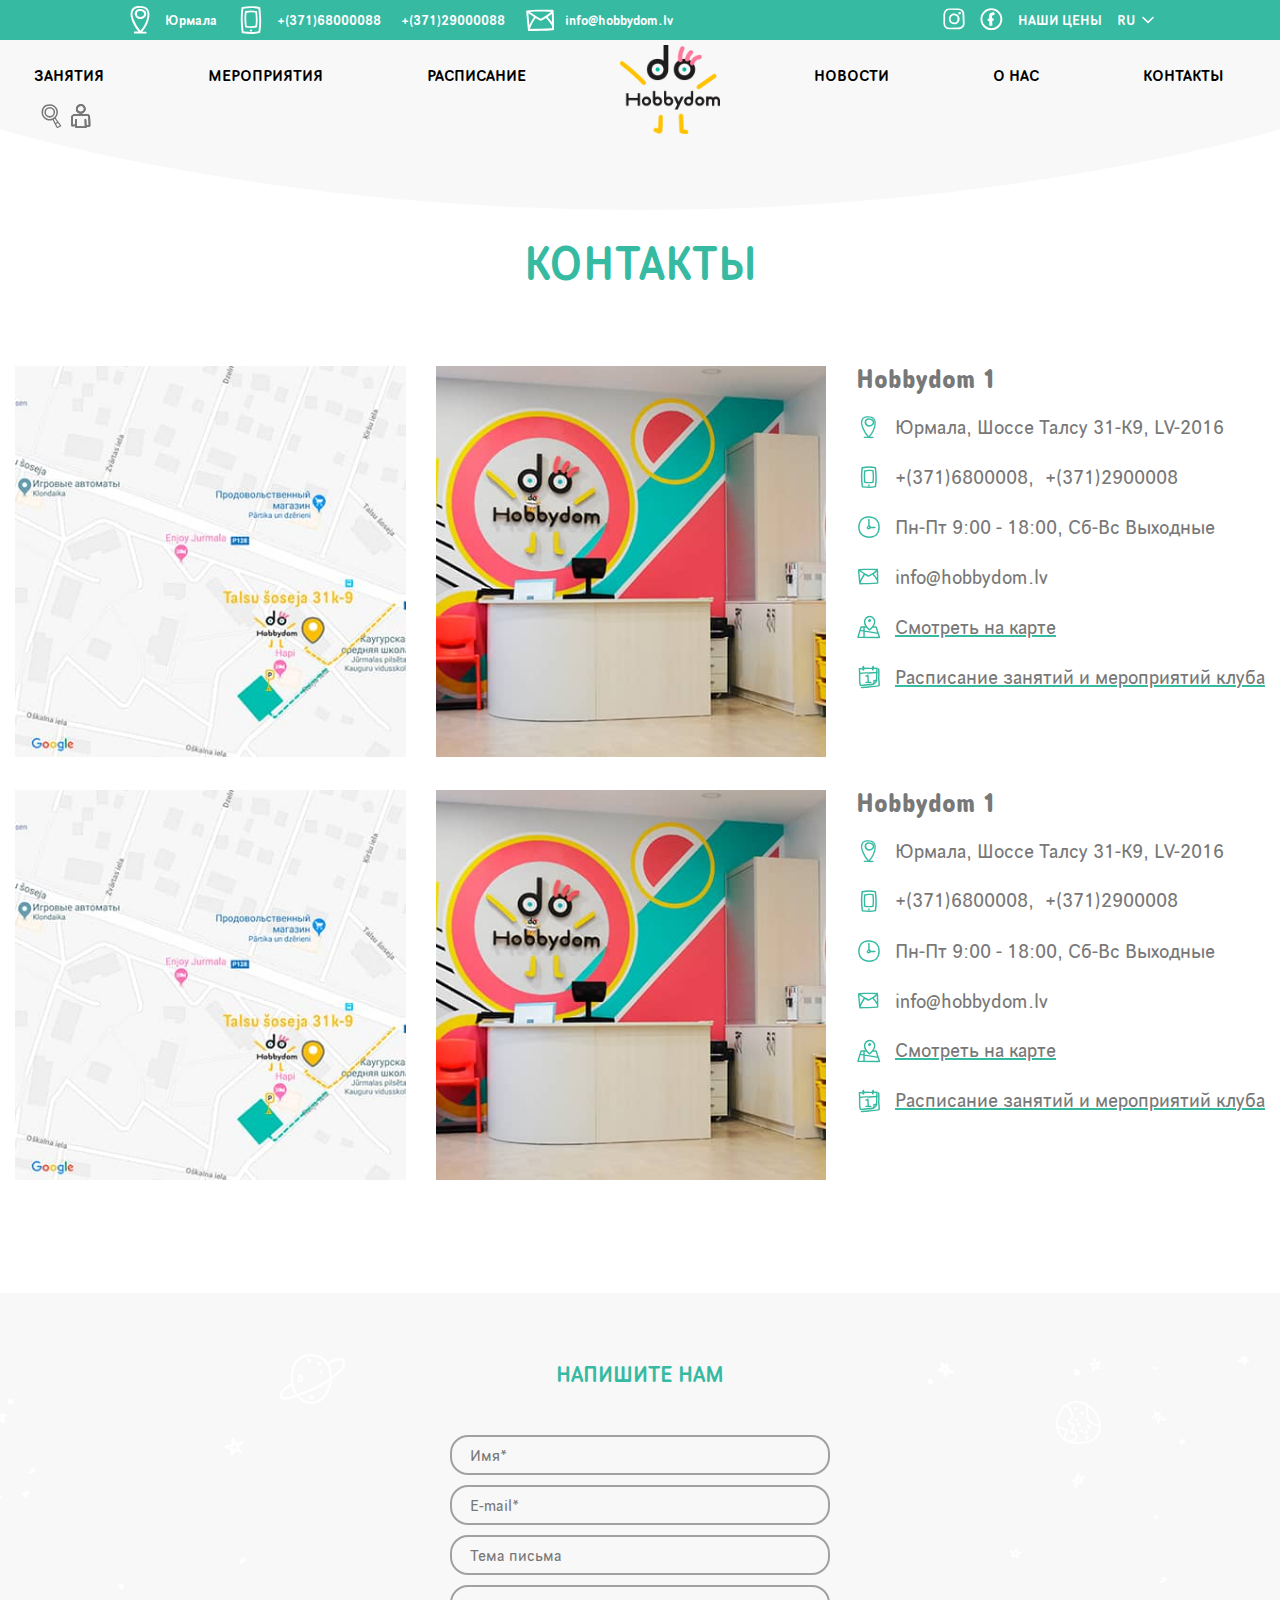
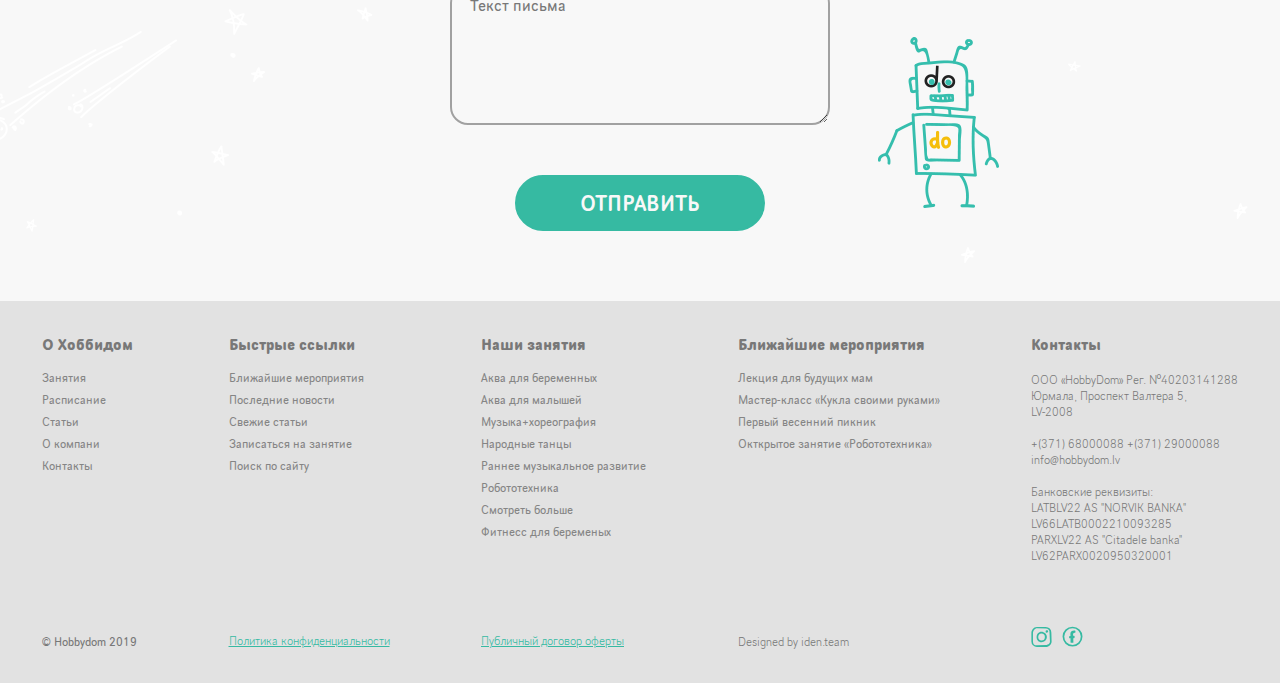
<file: assets/template/contacts.html>
<!DOCTYPE html>
<html>
<head>
    <meta http-equiv="Content-type" content="text/html; charset=utf-8"/>
    <meta http-equiv="X-UA-Compatible" content="ie=edge" />
    <meta name="viewport"
          content="width=device-width, user-scalable=no, initial-scale=1.0, maximum-scale=1.0, minimum-scale=1.0" />
    <title>Hobbydom</title>
    <link rel="apple-touch-icon" sizes="180x180" href="images/apple-touch-icon.png">
    <link rel="icon" type="image/png" sizes="32x32" href="images/favicon-32x32.png">
    <link rel="icon" type="image/png" sizes="16x16" href="images/favicon-16x16.png">
    <link rel="mask-icon" href="images/safari-pinned-tab.svg" color="#5bbad5">
    <meta name="msapplication-TileColor" content="#da532c">
    <meta name="theme-color" content="#ffffff">
    <meta property="og:site_name" content="hobbydom">
    <meta property="og:type" content="website">
    <meta property="og:title" content="hobbydom">
    <meta property="og:description" content="семейный клуб развития детей и родителей">
    <meta property="og:image" content="images/sharing_picture.png">
    <meta property="og:image:secure_url" content="images/sharing_picture.png">
    <meta property="og:image:type" content="image/jpeg">
    <meta property="og:image:width" content="1200">
    <meta property="og:image:height" content="630">
<link href="css/main.css" rel="stylesheet"></head>
<body class="contacts">
<header>
    <nav class="b-nav">
        <div class="nav__top">
            <div class="nav__top--wrapper">
                <div class="nav__top--left">
                    <img src="images/location_pin_heder.svg" alt=""><a target="_blank" href="googlemaps">Юрмала</a>
                    <img src="images/phone.svg" alt=""><a href="tel:+(371)68000088">+(371)68000088</a><a href="tel:+(371)68000088">+(371)29000088</a>
                    <img src="images/mail.svg" alt=""><a href="mailto:info@hobbydom.lv">info@hobbydom.lv</a>
                </div>
                <div class="nav__top--right">
                    <a target="_blank" href="https://www.instagram.com/hobbydom_latvia/"><img class="nav__top--instagram" src="images/insta_heder.svg" alt=""></a>
                    <a target="_blank" href="https://www.facebook.com/hobbydomlv/"><img class="nav__top--facebook" src="images/fb_heder.svg" alt=""></a>
                    <a href="price">НАШИ ЦЕНЫ</a>
                    <div class="nav__top--languages" href="ru">RU
                        <svg version="1.1" xmlns="http://www.w3.org/2000/svg" width="1024" height="1024" viewBox="0 0 1024 1024">
                            <title></title>
                            <g id="icomoon-ignore">
                            </g>
                            <path fill="#fff" d="M225.835 414.165l256 256c16.683 16.683 43.691 16.683 60.331 0l256-256c16.683-16.683 16.683-43.691 0-60.331s-43.691-16.683-60.331 0l-225.835 225.835-225.835-225.835c-16.683-16.683-43.691-16.683-60.331 0s-16.683 43.691 0 60.331z"></path>
                        </svg>

                        <div class="languages-content">
                            <a href="#">RU</a><a href="#">LV</a>
                        </div>
                    </div>


                </div>
            </div>
        </div>
        <div class="nav__bottom">
            <div class="nav__wrapper">
                <nav class="nav">
                    <ul>
                        <li><a href="classes.html">Занятия</a></li>
                        <li><a href="events.html">Мероприятия</a></li>
                        <li><a href="shedule.html">Расписание</a></li>
                        <li class="nav--logo"><a href="index.html"><i><img src="images/Logo.png" alt=""></i><svg xmlns="http://www.w3.org/2000/svg" viewBox="0 0 272 130.11"><title>logo_text_svg</title><g id="logo"><g id="logo_smal"><polygon class="cls-1" points="44.96 61.8 21.74 61.8 21.74 49.9 15.88 49.9 15.88 81.28 21.74 81.28 21.74 67.13 44.96 67.13 44.96 81.28 50.82 81.28 50.82 49.9 44.96 49.9 44.96 61.8"/><path class="cls-1" d="M73,69.8a5.75,5.75,0,0,1-.45,2.26h0A5.82,5.82,0,0,1,63,73.93,6.14,6.14,0,0,1,61.78,72a5.67,5.67,0,0,1,0-4.5A6.17,6.17,0,0,1,63,65.67a5.85,5.85,0,0,1,1.86-1.25,5.85,5.85,0,0,1,4.51,0,5.77,5.77,0,0,1,3.11,3.12A5.78,5.78,0,0,1,73,69.8m2.33-8.16a11.63,11.63,0,0,0-3.67-2.47,11.77,11.77,0,0,0-9,0,11.51,11.51,0,0,0-6.13,6.13,11.73,11.73,0,0,0,0,9,11.52,11.52,0,0,0,6.13,6.13,11.73,11.73,0,0,0,9,0,11.49,11.49,0,0,0,6.13-6.13,11.73,11.73,0,0,0,0-9,11.6,11.6,0,0,0-2.46-3.66"/><path class="cls-1" d="M92.92,75.22A5.88,5.88,0,0,1,91.06,74a6.16,6.16,0,0,1-1.27-1.88,5.62,5.62,0,0,1-.47-2.3,5.45,5.45,0,0,1,.46-2.23,6.27,6.27,0,0,1,1.27-1.86,5.83,5.83,0,0,1,1.86-1.25,5.86,5.86,0,0,1,4.51,0,5.78,5.78,0,0,1,3.11,3.12,5.92,5.92,0,0,1,0,4.53A5.91,5.91,0,0,1,99.29,74a5.75,5.75,0,0,1-1.86,1.25,5.86,5.86,0,0,1-4.5,0m10.39-13.54a11.59,11.59,0,0,0-3.66-2.47,11.76,11.76,0,0,0-8.3-.26,12,12,0,0,0-2.07,1l0-16h-5.7V69.84a11.37,11.37,0,0,0,.9,4.5,11.49,11.49,0,0,0,6.13,6.13,11.71,11.71,0,0,0,9,0,11.47,11.47,0,0,0,6.13-6.13,11.72,11.72,0,0,0,0-9,11.53,11.53,0,0,0-2.47-3.67"/><path class="cls-1" d="M129,69.84a5.78,5.78,0,0,1-.45,2.26A5.89,5.89,0,0,1,127.3,74a5.76,5.76,0,0,1-1.86,1.25A5.81,5.81,0,0,1,119.07,74a6.16,6.16,0,0,1-1.27-1.88,5.62,5.62,0,0,1-.47-2.3,5.45,5.45,0,0,1,.46-2.23,6.27,6.27,0,0,1,1.27-1.86,5.83,5.83,0,0,1,1.86-1.25,5.86,5.86,0,0,1,4.51,0,5.78,5.78,0,0,1,3.11,3.12,5.77,5.77,0,0,1,.45,2.26m2.33-8.16a11.59,11.59,0,0,0-3.66-2.47,11.76,11.76,0,0,0-8.3-.26,12,12,0,0,0-2.07,1l0-16h-5.7V69.84a11.4,11.4,0,0,0,.9,4.5,11.49,11.49,0,0,0,6.13,6.13,11.71,11.71,0,0,0,9,0,11.49,11.49,0,0,0,6.13-6.13,11.72,11.72,0,0,0,0-9,11.53,11.53,0,0,0-2.47-3.67"/><polygon class="cls-1" points="148.57 71.65 142.74 58.35 136.34 58.35 145.23 78.6 139.18 90.58 145.7 90.58 149.01 84.25 161.49 58.35 154.98 58.35 148.57 71.65"/><path class="cls-1" d="M178.2,65.71a5.86,5.86,0,0,1,1.25,1.85,5.64,5.64,0,0,1,.45,2.24v0a5.8,5.8,0,0,1-.45,2.26A5.81,5.81,0,0,1,170,74a6.11,6.11,0,0,1-1.27-1.87,5.67,5.67,0,0,1,0-4.51A6.12,6.12,0,0,1,170,65.71a5.83,5.83,0,0,1,1.86-1.25,5.86,5.86,0,0,1,4.51,0,5.81,5.81,0,0,1,1.86,1.25m1.7-5.8a12,12,0,0,0-2-1,11.73,11.73,0,0,0-8.28.26,11.52,11.52,0,0,0-6.13,6.13,11.73,11.73,0,0,0,0,9,11.49,11.49,0,0,0,6.13,6.13,11.71,11.71,0,0,0,9,0,11.48,11.48,0,0,0,6.13-6.13,11.45,11.45,0,0,0,.9-4.54V43.9H179.9Z"/><path class="cls-1" d="M207.91,69.8a5.77,5.77,0,0,1-.45,2.26,5.86,5.86,0,0,1-1.25,1.87,5.79,5.79,0,0,1-1.86,1.25,5.85,5.85,0,0,1-4.51,0A5.75,5.75,0,0,1,198,73.93,6.05,6.05,0,0,1,196.72,72a5.66,5.66,0,0,1,0-4.5A6.08,6.08,0,0,1,198,65.67a5.81,5.81,0,0,1,1.86-1.25,5.85,5.85,0,0,1,4.51,0,5.78,5.78,0,0,1,3.11,3.12,5.79,5.79,0,0,1,.45,2.26m2.33-8.16h0a11.53,11.53,0,0,0-18.79,3.66,11.73,11.73,0,0,0,0,9,11.47,11.47,0,0,0,6.13,6.13,11.73,11.73,0,0,0,9,0,11.5,11.5,0,0,0,6.13-6.13,11.73,11.73,0,0,0,0-9,11.62,11.62,0,0,0-2.46-3.66"/><path class="cls-1" d="M252.26,63.46a10.09,10.09,0,0,0-5.93-4.82,10.3,10.3,0,0,0-5.95,0,10.78,10.78,0,0,0-2.67,1.24,10.11,10.11,0,0,0-1.66,1.43,9.28,9.28,0,0,0-1.71-1.44,10,10,0,0,0-2.62-1.24,10.28,10.28,0,0,0-5.95,0,11.29,11.29,0,0,0-1.51.59v-1h-5.69V81.36h5.69v-13a4.25,4.25,0,0,1,.35-1.7,4.55,4.55,0,0,1,1-1.42,4.47,4.47,0,0,1,4.87-1,4.56,4.56,0,0,1,2.39,2.39,4.2,4.2,0,0,1,.35,1.7v13h5.7v-13a4.22,4.22,0,0,1,.35-1.7,4.59,4.59,0,0,1,1-1.42,4.46,4.46,0,0,1,1.44-1,4.41,4.41,0,0,1,3.43,0,4.58,4.58,0,0,1,1.42,1,4.64,4.64,0,0,1,1,1.42,4.27,4.27,0,0,1,.35,1.7v13h5.69v-13a9.91,9.91,0,0,0-1.24-4.87"/></g></g></svg></a></li>
                        <li><a href="news.html">новости</a></li>
                        <li><a href="about-us.html">О нас</a></li>
                        <li><a href="contacts.html">Контакты</a></li>
                        <li class="nav--icons"><a href="#" id="search-button"><img class="search-button" src="images/search.svg" alt=""></a><a href="#"><img src="images/man.svg" alt=""></a></li>
                    </ul>
                </nav>
            </div>
            <div class="nav__wrapper--mobile">
                <div class="nav__mobile--content">
                    <div class="mobile__hamburger--wrapper">
                        <div class="mobile-hamburger"></div>
                    </div>
                    <a href="index.html" class="mobile__menu--logo-wrapper">
                        <svg xmlns="http://www.w3.org/2000/svg" viewBox="0 0 272 130.11"><title>logo_text_svg</title><g id="logo"><g id="logo_smal"><polygon class="cls-1" points="44.96 61.8 21.74 61.8 21.74 49.9 15.88 49.9 15.88 81.28 21.74 81.28 21.74 67.13 44.96 67.13 44.96 81.28 50.82 81.28 50.82 49.9 44.96 49.9 44.96 61.8"/><path class="cls-1" d="M73,69.8a5.75,5.75,0,0,1-.45,2.26h0A5.82,5.82,0,0,1,63,73.93,6.14,6.14,0,0,1,61.78,72a5.67,5.67,0,0,1,0-4.5A6.17,6.17,0,0,1,63,65.67a5.85,5.85,0,0,1,1.86-1.25,5.85,5.85,0,0,1,4.51,0,5.77,5.77,0,0,1,3.11,3.12A5.78,5.78,0,0,1,73,69.8m2.33-8.16a11.63,11.63,0,0,0-3.67-2.47,11.77,11.77,0,0,0-9,0,11.51,11.51,0,0,0-6.13,6.13,11.73,11.73,0,0,0,0,9,11.52,11.52,0,0,0,6.13,6.13,11.73,11.73,0,0,0,9,0,11.49,11.49,0,0,0,6.13-6.13,11.73,11.73,0,0,0,0-9,11.6,11.6,0,0,0-2.46-3.66"/><path class="cls-1" d="M92.92,75.22A5.88,5.88,0,0,1,91.06,74a6.16,6.16,0,0,1-1.27-1.88,5.62,5.62,0,0,1-.47-2.3,5.45,5.45,0,0,1,.46-2.23,6.27,6.27,0,0,1,1.27-1.86,5.83,5.83,0,0,1,1.86-1.25,5.86,5.86,0,0,1,4.51,0,5.78,5.78,0,0,1,3.11,3.12,5.92,5.92,0,0,1,0,4.53A5.91,5.91,0,0,1,99.29,74a5.75,5.75,0,0,1-1.86,1.25,5.86,5.86,0,0,1-4.5,0m10.39-13.54a11.59,11.59,0,0,0-3.66-2.47,11.76,11.76,0,0,0-8.3-.26,12,12,0,0,0-2.07,1l0-16h-5.7V69.84a11.37,11.37,0,0,0,.9,4.5,11.49,11.49,0,0,0,6.13,6.13,11.71,11.71,0,0,0,9,0,11.47,11.47,0,0,0,6.13-6.13,11.72,11.72,0,0,0,0-9,11.53,11.53,0,0,0-2.47-3.67"/><path class="cls-1" d="M129,69.84a5.78,5.78,0,0,1-.45,2.26A5.89,5.89,0,0,1,127.3,74a5.76,5.76,0,0,1-1.86,1.25A5.81,5.81,0,0,1,119.07,74a6.16,6.16,0,0,1-1.27-1.88,5.62,5.62,0,0,1-.47-2.3,5.45,5.45,0,0,1,.46-2.23,6.27,6.27,0,0,1,1.27-1.86,5.83,5.83,0,0,1,1.86-1.25,5.86,5.86,0,0,1,4.51,0,5.78,5.78,0,0,1,3.11,3.12,5.77,5.77,0,0,1,.45,2.26m2.33-8.16a11.59,11.59,0,0,0-3.66-2.47,11.76,11.76,0,0,0-8.3-.26,12,12,0,0,0-2.07,1l0-16h-5.7V69.84a11.4,11.4,0,0,0,.9,4.5,11.49,11.49,0,0,0,6.13,6.13,11.71,11.71,0,0,0,9,0,11.49,11.49,0,0,0,6.13-6.13,11.72,11.72,0,0,0,0-9,11.53,11.53,0,0,0-2.47-3.67"/><polygon class="cls-1" points="148.57 71.65 142.74 58.35 136.34 58.35 145.23 78.6 139.18 90.58 145.7 90.58 149.01 84.25 161.49 58.35 154.98 58.35 148.57 71.65"/><path class="cls-1" d="M178.2,65.71a5.86,5.86,0,0,1,1.25,1.85,5.64,5.64,0,0,1,.45,2.24v0a5.8,5.8,0,0,1-.45,2.26A5.81,5.81,0,0,1,170,74a6.11,6.11,0,0,1-1.27-1.87,5.67,5.67,0,0,1,0-4.51A6.12,6.12,0,0,1,170,65.71a5.83,5.83,0,0,1,1.86-1.25,5.86,5.86,0,0,1,4.51,0,5.81,5.81,0,0,1,1.86,1.25m1.7-5.8a12,12,0,0,0-2-1,11.73,11.73,0,0,0-8.28.26,11.52,11.52,0,0,0-6.13,6.13,11.73,11.73,0,0,0,0,9,11.49,11.49,0,0,0,6.13,6.13,11.71,11.71,0,0,0,9,0,11.48,11.48,0,0,0,6.13-6.13,11.45,11.45,0,0,0,.9-4.54V43.9H179.9Z"/><path class="cls-1" d="M207.91,69.8a5.77,5.77,0,0,1-.45,2.26,5.86,5.86,0,0,1-1.25,1.87,5.79,5.79,0,0,1-1.86,1.25,5.85,5.85,0,0,1-4.51,0A5.75,5.75,0,0,1,198,73.93,6.05,6.05,0,0,1,196.72,72a5.66,5.66,0,0,1,0-4.5A6.08,6.08,0,0,1,198,65.67a5.81,5.81,0,0,1,1.86-1.25,5.85,5.85,0,0,1,4.51,0,5.78,5.78,0,0,1,3.11,3.12,5.79,5.79,0,0,1,.45,2.26m2.33-8.16h0a11.53,11.53,0,0,0-18.79,3.66,11.73,11.73,0,0,0,0,9,11.47,11.47,0,0,0,6.13,6.13,11.73,11.73,0,0,0,9,0,11.5,11.5,0,0,0,6.13-6.13,11.73,11.73,0,0,0,0-9,11.62,11.62,0,0,0-2.46-3.66"/><path class="cls-1" d="M252.26,63.46a10.09,10.09,0,0,0-5.93-4.82,10.3,10.3,0,0,0-5.95,0,10.78,10.78,0,0,0-2.67,1.24,10.11,10.11,0,0,0-1.66,1.43,9.28,9.28,0,0,0-1.71-1.44,10,10,0,0,0-2.62-1.24,10.28,10.28,0,0,0-5.95,0,11.29,11.29,0,0,0-1.51.59v-1h-5.69V81.36h5.69v-13a4.25,4.25,0,0,1,.35-1.7,4.55,4.55,0,0,1,1-1.42,4.47,4.47,0,0,1,4.87-1,4.56,4.56,0,0,1,2.39,2.39,4.2,4.2,0,0,1,.35,1.7v13h5.7v-13a4.22,4.22,0,0,1,.35-1.7,4.59,4.59,0,0,1,1-1.42,4.46,4.46,0,0,1,1.44-1,4.41,4.41,0,0,1,3.43,0,4.58,4.58,0,0,1,1.42,1,4.64,4.64,0,0,1,1,1.42,4.27,4.27,0,0,1,.35,1.7v13h5.69v-13a9.91,9.91,0,0,0-1.24-4.87"/></g></g></svg>
                        <img class="mobile__menu--img-logo" src="images/Logo.png" alt="">
                    </a>
                    <div class="mobile__language-picker">RU
                        <svg version="1.1" xmlns="http://www.w3.org/2000/svg" width="1024" height="1024" viewBox="0 0 1024 1024">
                            <title></title>
                            <g id="icomoon-ignore">
                            </g>
                            <path fill="#36baa5" d="M225.835 414.165l256 256c16.683 16.683 43.691 16.683 60.331 0l256-256c16.683-16.683 16.683-43.691 0-60.331s-43.691-16.683-60.331 0l-225.835 225.835-225.835-225.835c-16.683-16.683-43.691-16.683-60.331 0s-16.683 43.691 0 60.331z"></path>
                        </svg>
                        <div class="mobile--languages-content">
                            <a href="#">RU</a><a href="#">LV</a>
                        </div>
                    </div>

                </div>
                <div class="mobile-menu">
                    <div class="mobile-menu-top">
                        <ul>
                            <li><a href="classes.html">занятия</a></li>
                            <li><a href="events.html">мероприятия</a></li>
                            <li><a href="shedule.html">расписание</a></li>
                            <li><a href="news.html">новости</a></li>
                            <li><a href="#">наши цены</a></li>
                            <li><a href="about-us.html">о нас</a></li>
                            <li><a href="contacts.html">контакты</a></li>
                            <li class="nav--icons">
                                <a href="#">
                                    <svg xmlns="http://www.w3.org/2000/svg" id="Layer_11" data-name="Layer 1" viewBox="0 0 200 200"><defs><style>.cls-1{fill:#36baa2}</style></defs><path class="cls-1" d="M86 27.08A42.9 42.9 0 1 0 128.87 70 42.95 42.95 0 0 0 86 27.08zm0 73.45A30.55 30.55 0 1 1 116.54 70 30.59 30.59 0 0 1 86 100.53zm0 0"/><path class="cls-1" d="M133.82 115.17a65.65 65.65 0 0 0 18-45.24c0-10.91-4.54-23-6.49-27.73-9.6-23.15-31.59-37-58.81-37a86.16 86.16 0 0 0-29.82 5.47c-26 9.68-37 38.41-36.31 62.57.9 33.91 30.91 62.55 65.52 62.55a65.49 65.49 0 0 0 23.42-4.32c6.37 13.54 13.14 26.91 20.12 40.13 3.42 6.49 6.07 14.26 10.31 20.25 6.9 9.71 29-4.35 35.18-9.47a.39.39 0 0 0 .08-.08c2.74-.9 4.75-3.81 2.64-6.83-14.21-20.43-30.26-39.52-43.89-60.34zm-101-42.22c-.53-19.77 8-43.12 28.28-50.68a73.8 73.8 0 0 1 25.51-4.69c22.39 0 39.66 10.7 47.41 29.36 3.48 8.38 5.55 17 5.55 23A53.62 53.62 0 0 1 86 123.49c-28.1 0-52.46-23.14-53.19-50.54zm85.45 54.42a68.26 68.26 0 0 0 8.27-5.51c5.7 8.58 11.77 16.89 18 25.13a141.27 141.27 0 0 0-12.26 8.52c-4.76-9.32-9.47-18.67-14-28.13zm29 57.58c-3.41-6.86-6.9-13.68-10.41-20.5a128.08 128.08 0 0 1 13.67-9.51c5.44 7.19 10.88 14.38 16.11 21.72a43.8 43.8 0 0 1-19.37 8.29zm0 0"/></svg>
                                </a>
                                <a href="#">
                                    <svg xmlns="http://www.w3.org/2000/svg" id="Layer_1" data-name="Layer 1" viewBox="0 0 200 200"><defs><style>.cls-1{fill:#36baa2}</style></defs><path class="cls-1" d="M69.69 73a39.62 39.62 0 0 0 22.93 7.6c10.48 0 20.78-4.4 29-12.38 2.19-2.11 4.44-4.56 5.06-5.31a6 6 0 0 0 .82-1.23c7.93-15 6.59-30.48-3.66-42.54-2-2.31-4.39-5.09-5.3-6a6.66 6.66 0 0 0-1.6-1.14 46.56 46.56 0 0 0-21.4-5.5c-9.77 0-19.18 3.45-27.94 10.24a5.56 5.56 0 0 0-1.14 1.11c-.6.76-2.59 3.48-4.43 6.18-11.77 17.29-8.62 37.4 7.66 48.97zm6-45.66a7.55 7.55 0 0 0 .53-.65 20.4 20.4 0 0 1 6-4.39 28.61 28.61 0 0 1 12.92-3.08 30.71 30.71 0 0 1 7.92 1.06 25.16 25.16 0 0 1 10.28 6.35c6.05 6.78 8 14.67 5.55 22.8A22.88 22.88 0 0 1 116 55.6l-.09.1c-5.53 7.43-13.36 11.52-22 11.52-10.61 0-20.67-6.16-24.47-15-2.02-4.68-3.9-14.22 6.27-24.92zM169.73 142l-.28-8.63c-.08-2.27-.13-4.53-.18-6.8v-3.46l-.09-2.52c0-1.39-.1-2.79-.17-4.19 0-.22 0-.44-.05-.66s0-.39 0-.58v-.74l-.07-1.06c-.06-.91-.12-1.81-.21-2.71 0-.22 0-.43-.07-.65s0-.38-.06-.58a51.19 51.19 0 0 0-.94-6c-.09-.39-.2-.77-.31-1.15l-.1-.34a26.21 26.21 0 0 0-1.34-3.81 19.3 19.3 0 0 0-2.75-4.43 17.49 17.49 0 0 0-2.25-2.13c-.42-.35-.86-.69-1.33-1s-.87-.58-1.32-.84A28.29 28.29 0 0 0 155.1 88a27.08 27.08 0 0 0-4.92-1.72 20 20 0 0 0-3.55-.61c-1.46-.1-2.9-.14-4.25-.16h-2.52c-1.56 0-3.12 0-4.69.06l-2.51.06c-1.83 0-4 .08-6.16.07l-10.8-.11q-5.37-.08-10.71-.11c-12.92-.12-28.15-.15-43.13.52-8.63.39-16.5 1-24.06 1.77a6 6 0 0 0-2.32.25 26.5 26.5 0 0 0-16.58 14.25 7.84 7.84 0 0 0-.58 2 5.91 5.91 0 0 0-.57 2.47q-.12 6.23-.27 12.46c-.44 18.84-.89 38.32.28 57.5a5.74 5.74 0 0 0 3.06 4.88 5.31 5.31 0 0 0 3.61 1.32c9 0 17.77 0 26.61-.42v7.34a5.9 5.9 0 0 0 .6 2.63 5.18 5.18 0 0 0 5.09 3.55c13 0 26.25.15 39 .28s26.11.27 39.16.28a5.17 5.17 0 0 0 4.66-2.62 6.17 6.17 0 0 0 .06-5.78v-2c7.13-.34 14.17-.39 21.35-.4a5.38 5.38 0 0 0 3.12-.93 6.25 6.25 0 0 0 4.58-1.42 5.49 5.49 0 0 0 1.86-4.31c.03-12.42-.39-24.99-.79-37.1zm-43.93-11.61c.78 14 1.75 39.13 2 54.92-10.58 0-21.31-.15-31.7-.25-10.88-.11-22.12-.22-33.2-.26 0-6.91-.11-15.5-.18-24.1-.09-10.81-.19-22-.2-29.56a5.46 5.46 0 0 0-2.76-4.94 6.56 6.56 0 0 0-6.37 0 5.45 5.45 0 0 0-2.73 4.93c0 7.08.1 17 .19 27.41 0 4.3.07 8.62.11 12.77-7.62.32-15.11.39-21.58.41-.85-17.78-.42-35.86 0-53.35q.13-5.5.25-11a14.74 14.74 0 0 1 8.66-7.73c12.4-1.3 25.56-2 41.41-2.24 8.26-.13 16.49-.1 26.29 0l8.75.09 6.77.07h20.96a26.39 26.39 0 0 1 5.25.49 10.06 10.06 0 0 1 5.1 2.57 10.71 10.71 0 0 1 1.85 2.4 11.07 11.07 0 0 1 .71 1.48c.14.37.26.75.36 1.13s.2.8.28 1.19a25.27 25.27 0 0 1 .37 3.26v.59l.17 2.66v.67l.12 2c.08 1.33.16 2.67.25 4l.11 1.81c.08 1.28.16 2.56.22 3.8a1.67 1.67 0 0 0 0 .21c.46 9.57.83 20 1.11 31.85.12 5 .2 10.42.23 17-6.15 0-12.68.09-19.25.4-.37-14.21-1.1-32.81-1.76-44.7a5.8 5.8 0 0 0-3.21-5 6.54 6.54 0 0 0-6.34.26 5.19 5.19 0 0 0-2.24 4.76z"/><path class="cls-1" d="M69.78 72.72a39.48 39.48 0 0 0 22.85 7.57c10.44 0 20.7-4.38 28.9-12.33 2.18-2.11 4.42-4.54 5-5.29a5.93 5.93 0 0 0 .82-1.22c7.9-14.92 6.57-30.37-3.64-42.38-2-2.3-4.38-5.07-5.28-5.93a6.63 6.63 0 0 0-1.57-1.14 46.39 46.39 0 0 0-21.32-5.48c-9.73 0-19.11 3.44-27.84 10.2a5.54 5.54 0 0 0-1.14 1.11C66 18.59 64 21.3 62.15 24c-11.73 17.19-8.6 37.23 7.63 48.72zm6-45.5a7.53 7.53 0 0 0 .53-.65 20.33 20.33 0 0 1 5.94-4.37 28.5 28.5 0 0 1 12.88-3.07 30.59 30.59 0 0 1 7.87 1.05 25.07 25.07 0 0 1 10.24 6.33c6 6.76 7.94 14.61 5.53 22.72a22.8 22.8 0 0 1-2.83 6.2l-.09.1c-5.51 7.4-13.31 11.48-22 11.48-10.57 0-20.6-6.13-24.38-14.92-1.95-4.7-3.83-14.16 6.3-24.87zm93.68 114.25l-.28-8.6a509.8 509.8 0 0 1-.18-6.77v-3.45l-.09-2.51c0-1.38-.1-2.78-.17-4.18 0-.22 0-.44-.05-.66s0-.39 0-.58v-.73l-.07-1.05c-.06-.9-.12-1.81-.21-2.7 0-.22 0-.43-.07-.65s0-.38-.06-.57a51 51 0 0 0-.93-6c-.09-.39-.2-.77-.31-1.15l-.1-.34a26.12 26.12 0 0 0-1.34-3.79 19.23 19.23 0 0 0-2.74-4.42 17.43 17.43 0 0 0-2.24-2.12c-.42-.34-.85-.69-1.32-1s-.87-.58-1.31-.84a28.18 28.18 0 0 0-2.92-1.56A27 27 0 0 0 150 86a19.93 19.93 0 0 0-3.54-.6c-1.45-.1-2.89-.14-4.24-.16h-2.51c-1.56 0-3.11 0-4.67.06l-2.5.06c-1.83 0-4 .08-6.14.07l-10.76-.11q-5.35-.08-10.67-.11c-12.87-.12-28-.15-43 .52-8.6.39-16.44 1-24 1.76a6 6 0 0 0-2.31.25 26.4 26.4 0 0 0-16.51 14.16 7.81 7.81 0 0 0-.58 2 5.88 5.88 0 0 0-.57 2.46q-.12 6.21-.27 12.41c-.44 18.77-.89 38.18.28 57.29a5.72 5.72 0 0 0 3 4.87 5.3 5.3 0 0 0 3.6 1.32c8.94 0 17.71 0 26.51-.41v7.31a5.88 5.88 0 0 0 .59 2.62 5.16 5.16 0 0 0 5.06 3.47c13 0 26.15.15 38.9.28s26 .27 39 .28a5.16 5.16 0 0 0 4.64-2.61 6.15 6.15 0 0 0 .06-5.76v-2c7.1-.34 14.12-.39 21.27-.4a5.36 5.36 0 0 0 3.11-.93 6.23 6.23 0 0 0 4.56-1.42 5.47 5.47 0 0 0 1.85-4.3c.11-12.29-.31-24.81-.7-36.91zm-43.77-11.53c.78 14 1.75 39 2 54.72-10.54 0-21.23-.15-31.59-.25-10.84-.11-22-.22-33.08-.26 0-6.89-.11-15.44-.18-24-.09-10.77-.19-21.91-.2-29.46a5.44 5.44 0 0 0-2.75-4.92 6.54 6.54 0 0 0-6.35 0 5.43 5.43 0 0 0-2.72 4.92c0 7.05.1 16.89.19 27.31 0 4.28.07 8.59.11 12.73-7.59.32-15.06.39-21.5.41-.84-17.71-.42-35.73 0-53.16q.13-5.48.24-11a14.69 14.69 0 0 1 8.63-7.7c12.35-1.3 25.47-2 41.26-2.23 8.23-.13 16.43-.1 26.19 0l8.72.09 6.75.07h20.88a26.3 26.3 0 0 1 5.23.49 10 10 0 0 1 5.09 2.56 10.67 10.67 0 0 1 1.85 2.39 11 11 0 0 1 .71 1.48c.14.37.26.75.36 1.12s.2.79.28 1.18a25.18 25.18 0 0 1 .37 3.25v.59l.17 2.65v.67l.12 2c.08 1.33.16 2.66.25 4l.11 1.81c.08 1.28.15 2.55.22 3.79a1.66 1.66 0 0 0 0 .21c.46 9.54.82 19.92 1.11 31.74.12 5 .2 10.38.23 16.93-6.12 0-12.63.09-19.18.4-.37-14.16-1.1-32.69-1.76-44.54a5.78 5.78 0 0 0-3.2-5 6.52 6.52 0 0 0-6.32.26 5.17 5.17 0 0 0-2.24 4.75z"/><path class="cls-1" d="M69.93 72.28a39.22 39.22 0 0 0 22.7 7.52c10.37 0 20.57-4.35 28.71-12.25 2.17-2.09 4.39-4.51 5-5.26a5.89 5.89 0 0 0 .82-1.22C135 46.26 133.7 30.91 123.55 19c-1.95-2.29-4.35-5-5.24-5.89a6.59 6.59 0 0 0-1.6-1.13 46.09 46.09 0 0 0-21.18-5.46c-9.67 0-19 3.41-27.65 10.14a5.5 5.5 0 0 0-1.13 1.1c-.59.75-2.56 3.44-4.38 6.12C50.7 41 53.82 60.87 69.93 72.28zm6-45.2a7.48 7.48 0 0 0 .53-.64 20.19 20.19 0 0 1 5.91-4.35 28.32 28.32 0 0 1 12.79-3 30.39 30.39 0 0 1 7.84 1 24.91 24.91 0 0 1 10.17 6.28c6 6.71 7.89 14.52 5.49 22.57a22.65 22.65 0 0 1-2.81 6.16l-.09.1c-5.48 7.36-13.23 11.41-21.82 11.41-10.5 0-20.46-6.09-24.22-14.82-2.03-4.66-3.9-14.07 6.17-24.7zM169 140.58l-.28-8.54c-.08-2.24-.13-4.48-.18-6.73v-3.42l-.09-2.49c0-1.38-.1-2.76-.17-4.15 0-.22 0-.44-.05-.66s0-.39 0-.57v-.73l-.07-1c-.06-.9-.12-1.79-.21-2.68 0-.21 0-.43-.07-.64s0-.37-.06-.57a50.67 50.67 0 0 0-.93-6c-.09-.39-.19-.76-.3-1.14l-.1-.34a26 26 0 0 0-1.33-3.77 19.1 19.1 0 0 0-2.72-4.39 17.32 17.32 0 0 0-2.44-2.13c-.42-.34-.85-.68-1.31-1s-.87-.58-1.3-.84a28 28 0 0 0-2.9-1.55 26.81 26.81 0 0 0-4.87-1.7 19.8 19.8 0 0 0-3.52-.6c-1.44-.1-2.87-.14-4.21-.16h-2.5c-1.55 0-3.09 0-4.64.06l-2.48.06c-1.81 0-4 .08-6.1.07l-10.69-.11q-5.32-.07-10.6-.11c-12.79-.12-27.86-.15-42.69.51-8.54.39-16.33 1-23.82 1.75a5.91 5.91 0 0 0-2.3.24 26.23 26.23 0 0 0-16.4 14.06 7.76 7.76 0 0 0-.58 2 5.85 5.85 0 0 0-.56 2.45q-.12 6.17-.27 12.33c-.43 18.65-.88 37.93.27 56.91a5.69 5.69 0 0 0 3 4.83 5.26 5.26 0 0 0 3.58 1.31c8.89 0 17.59 0 26.34-.41v7.26a5.84 5.84 0 0 0 .59 2.6 5.12 5.12 0 0 0 5 3.45c12.88 0 26 .15 38.65.28s25.84.27 38.76.28a5.12 5.12 0 0 0 4.61-2.59 6.11 6.11 0 0 0 .06-5.73v-1.95c7.05-.34 14-.38 21.13-.39a5.32 5.32 0 0 0 3.09-.92 6.19 6.19 0 0 0 4.53-1.41 5.43 5.43 0 0 0 1.84-4.27c.06-12.29-.35-24.73-.71-36.76zm-43.48-11.45c.78 13.89 1.74 38.73 2 54.37-10.47 0-21.1-.15-31.38-.25-10.77-.11-21.9-.21-32.86-.25 0-6.84-.11-15.34-.18-23.86-.09-10.7-.19-21.77-.2-29.26a5.41 5.41 0 0 0-2.81-4.88 6.5 6.5 0 0 0-6.31 0 5.39 5.39 0 0 0-2.7 4.88c0 7 .1 16.78.19 27.13 0 4.25.07 8.53.1 12.64-7.54.32-15 .39-21.36.4-.84-17.6-.42-35.49 0-52.81q.13-5.45.24-10.9a14.59 14.59 0 0 1 8.57-7.65c12.27-1.29 25.3-2 41-2.21 8.18-.13 16.32-.1 26 0l8.66.09 6.7.07h20.75a26.12 26.12 0 0 1 5.2.48 10 10 0 0 1 5.05 2.54A10.6 10.6 0 0 1 154 102a11 11 0 0 1 .7 1.47c.14.37.26.74.36 1.12s.2.79.27 1.18a25 25 0 0 1 .36 3.22v.59l.16 2.63v.66l.12 2c.08 1.32.16 2.64.25 4l.11 1.79c.08 1.27.15 2.54.22 3.76a1.65 1.65 0 0 0 0 .21c.46 9.48.82 19.79 1.1 31.53.12 4.94.19 10.31.22 16.82-6.08 0-12.55.08-19.05.4-.36-14.06-1.09-32.48-1.74-44.25a5.74 5.74 0 0 0-3.18-4.94 6.47 6.47 0 0 0-6.28.25 5.14 5.14 0 0 0-2.14 4.69z"/><path class="cls-1" d="M70.09 71.85a39 39 0 0 0 22.55 7.47c10.3 0 20.43-4.32 28.53-12.17 2.15-2.08 4.36-4.48 5-5.22a5.85 5.85 0 0 0 .81-1.21c7.8-14.73 6.48-30-3.6-41.83-1.93-2.27-4.32-5-5.21-5.85a6.55 6.55 0 0 0-1.59-1.12 45.79 45.79 0 0 0-21-5.4c-9.67 0-18.92 3.39-27.58 10.07a5.47 5.47 0 0 0-1.13 1.1c-.59.75-2.54 3.42-4.35 6.08C51 40.74 54.08 60.52 70.09 71.85zM76 27a7.43 7.43 0 0 0 .52-.64A20.06 20.06 0 0 1 82.41 22a28.13 28.13 0 0 1 12.71-3 30.19 30.19 0 0 1 7.79 1A24.75 24.75 0 0 1 113 26.24c6 6.67 7.84 14.42 5.46 22.42a22.5 22.5 0 0 1-2.79 6.12l-.09.1c-5.44 7.31-13.14 11.33-21.67 11.33-10.43 0-20.33-6.05-24.06-14.72C67.86 46.86 66 37.52 76 27zm92.47 112.7l-.28-8.49c-.08-2.23-.13-4.45-.17-6.69v-3.4l-.09-2.47c0-1.37-.1-2.75-.17-4.12 0-.22 0-.43-.05-.65s0-.39 0-.57v-.72l-.07-1c-.06-.89-.12-1.78-.21-2.66 0-.21 0-.43-.07-.64s0-.37-.06-.57a50.33 50.33 0 0 0-.92-5.94c-.09-.38-.19-.76-.3-1.13l-.1-.33a25.77 25.77 0 0 0-1.32-3.74 19 19 0 0 0-2.7-4.36 17.2 17.2 0 0 0-2.21-2.1c-.41-.34-.84-.68-1.31-1s-.86-.57-1.29-.83a27.81 27.81 0 0 0-2.88-1.54 26.63 26.63 0 0 0-5.03-1.75 19.67 19.67 0 0 0-3.5-.6c-1.44-.1-2.85-.14-4.18-.16h-2.48c-1.54 0-3.07 0-4.61.06l-2.46.06c-1.8 0-3.93.08-6.06.07l-10.62-.11q-5.28-.07-10.53-.11c-12.7-.12-27.68-.15-42.41.51-8.48.39-16.23 1-23.66 1.74a5.87 5.87 0 0 0-2.28.24 26.06 26.06 0 0 0-16.29 14 7.71 7.71 0 0 0-.57 2 5.81 5.81 0 0 0-.56 2.43q-.12 6.13-.27 12.25c-.43 18.52-.88 37.68.27 56.54a5.65 5.65 0 0 0 3 4.8 5.23 5.23 0 0 0 3.55 1.3c8.83 0 17.48 0 26.17-.41v7.22a5.8 5.8 0 0 0 .59 2.59 5.09 5.09 0 0 0 5 3.43c12.79 0 25.81.15 38.39.28s25.67.26 38.51.28a5.09 5.09 0 0 0 4.58-2.57 6.07 6.07 0 0 0 .06-5.69v-1.94c7-.34 13.93-.38 21-.39a5.29 5.29 0 0 0 3.07-.91 6.15 6.15 0 0 0 4.5-1.4 5.39 5.39 0 0 0 1.82-4.24c0-12.27-.41-24.62-.8-36.57zm-43.2-11.38c.77 13.8 1.72 38.47 2 54-10.4 0-21-.15-31.17-.25-10.7-.11-21.75-.21-32.65-.25 0-6.8-.11-15.24-.18-23.7-.09-10.63-.19-21.63-.2-29.07a5.37 5.37 0 0 0-2.71-4.86 6.46 6.46 0 0 0-6.27 0 5.35 5.35 0 0 0-2.68 4.85c0 7 .1 16.67.19 26.95 0 4.22.07 8.48.1 12.56-7.49.32-14.86.39-21.22.4-.83-17.48-.42-35.26 0-52.46q.13-5.41.24-10.82a14.5 14.5 0 0 1 8.51-7.6c12.19-1.28 25.14-2 40.72-2.2 8.13-.12 16.21-.1 25.85 0l8.61.09L121 96h20.6a26 26 0 0 1 5.16.48 9.89 9.89 0 0 1 5 2.53 10.53 10.53 0 0 1 1.82 2.36 10.89 10.89 0 0 1 .7 1.46c.14.37.26.74.36 1.11s.19.78.27 1.17a24.85 24.85 0 0 1 .36 3.2v.58l.16 2.61v.66l.12 2 .24 3.93.11 1.78c.08 1.26.15 2.52.22 3.74a1.64 1.64 0 0 0 0 .2c.46 9.42.81 19.66 1.1 31.32.12 4.91.19 10.25.22 16.71-6 0-12.47.08-18.93.39-.36-14-1.08-32.27-1.73-44a5.7 5.7 0 0 0-3.16-4.91 6.43 6.43 0 0 0-6.24.25 5.1 5.1 0 0 0-2.11 4.76z"/></svg>
                                </a>
                            </li>
                        </ul>
                        <ul class="mobile-menu__icons--right">
                            <li>Юрмала
                                <a class="mobile-menu-mail" href="mailto:info@hobbydom.lv">info@hobbydom.lv</a>
                            </li>
                            <li><a href="tel:+37168000088">+(371)68000088</a></li>
                            <li><a href="tel:+37129000088">+(371)29000088</a></li>
                            <li><a class="mobile-menu--icons" href="https://www.instagram.com/hobbydom_latvia/"><img src="images/insta_footer.svg" alt=""><span>instagram</span></a></li>
                            <li><a class="mobile-menu--icons" href="https://www.facebook.com/hobbydomlv/"><img src="images/fb_footer.svg" alt=""><span>facebook</span></a></li>
                        </ul>
                    </div>
                    <!--                        <div class="mobile-menu-bot">-->
                    <!--                            <ul>-->
                    <!--                                <li>Юрмала</li>-->
                    <!--                                <li><a href="mailto:info@hobbydom.lv">info@hobbydom.lv</a></li>-->
                    <!--                                <li><a class="mobile-menu&#45;&#45;icons" href="https://www.instagram.com/hobbydom_latvia/"><img src="images/insta_footer.svg" alt=""><span>instagram</span></a></li>-->
                    <!--                            </ul>-->
                    <!--                            <ul>-->
                    <!--                                <li><a href="tel:+37168000088">+(371)68000088</a></li>-->
                    <!--                                <li><a href="tel:+37129000088">+(371)29000088</a></li>-->
                    <!--                                <li><a class="mobile-menu&#45;&#45;icons" href="https://www.facebook.com/hobbydomlv/"><img src="images/fb_footer.svg" alt=""><span>facebook</span></a></li>-->
                    <!--                            </ul>-->
                    <!--                        </div>-->
                </div>
            </div>
            <div class="nav__slider--article">

            </div>
        </div>
    </nav>
</header>
<section class="contacts__content">
    <div class="contacts__header">
        <h1>контакты</h1>
    </div>
    <div class="contacts__left">
        <div class="contacts__row">
            <div class="contacts__tile contacts__tile--img"><img src="images/contacts_map.jpg" alt=""></div>
            <div class="contacts__tile contacts__tile--img"><img src="images/contacts_img.jpg" alt=""></div>
            <div class="contacts__tile">
                <h4>Hobbydom 1</h4>
                <div class="contacts__tile--row">
                    <img src="images/locstion_pin.svg" alt=""><p>Юрмала, Шоссе Талсу 31-К9, LV-2016</p>
                </div>
                <div class="contacts__tile--row contacts__tile--row-phone">
                    <img src="images/phone_1.svg" alt="">
                    <div>
                        <div>
                            <a href="tel:+(371)6800008">+(371)6800008,</a>
                            <a href="tel:+(371)2900008">+(371)2900008</a>
                        </div>
                    </div>
                </div>
                <div class="contacts__tile--row">
                    <img src="images/working_time.svg" alt=""><p>Пн-Пт 9:00 - 18:00, Сб-Вс Выходные</p>
                </div>
                <div class="contacts__tile--row">
                    <img src="images/email.svg" alt=""><a href="mailto:info@hobbydom.lv">info@hobbydom.lv</a>
                </div>
                <div class="contacts__tile--row contacts__tile--row-link">
                    <img src="images/map.svg" alt=""><a href="#">Cмотреть на карте</a>
                </div>
                <div class="contacts__tile--row contacts__tile--row-link">
                    <img src="images/calendar.svg" alt=""><a href="shedule.html">Расписание занятий и мероприятий клуба</a>
                </div>
            </div>
        </div>
        <div class="contacts__row">
            <div class="contacts__tile contacts__tile--img"><img src="images/contacts_map.jpg" alt=""></div>
            <div class="contacts__tile contacts__tile--img"><img src="images/contacts_img.jpg" alt=""></div>
            <div class="contacts__tile">
                <h4>Hobbydom 1</h4>
                <div class="contacts__tile--row">
                    <img src="images/locstion_pin.svg" alt=""><p>Юрмала, Шоссе Талсу 31-К9, LV-2016</p>
                </div>
                <div class="contacts__tile--row contacts__tile--row-phone">
                    <img src="images/phone_1.svg" alt="">
                    <div>
                        <div>
                            <a href="tel:+(371)6800008">+(371)6800008,</a>
                            <a href="tel:+(371)2900008">+(371)2900008</a>
                        </div>
                    </div>
                </div>
                <div class="contacts__tile--row">
                    <img src="images/working_time.svg" alt=""><p>Пн-Пт 9:00 - 18:00, Сб-Вс Выходные</p>
                </div>
                <div class="contacts__tile--row">
                    <img src="images/email.svg" alt=""><a href="mailto:info@hobbydom.lv">info@hobbydom.lv</a>
                </div>
                <div class="contacts__tile--row contacts__tile--row-link">
                    <img src="images/map.svg" alt=""><a href="#">Cмотреть на карте</a>
                </div>
                <div class="contacts__tile--row contacts__tile--row-link">
                    <img src="images/calendar.svg" alt=""><a href="shedule.html">Расписание занятий и мероприятий клуба</a>
                </div>
            </div>
        </div>
    </div>
</section>
<section class="contacts-form">
    <div class="subscribe--inner">
        <form name="f1" method="get" action="enter_data.php">
            <p>напишите нам</p>
            <input required class="subscribe__textfield" name="name" type="text" placeholder="Имя*" />
            <input required class="subscribe__textfield" name="email" type="email" placeholder="E-mail*" />
            <input required class="subscribe__textfield" name="email" type="text" placeholder="Тема письма" />
            <textarea  name="textarea" id="" cols="30" rows="6" placeholder="Текст письма"></textarea>
            <input class="button button--green" type="submit" name="enter" value="отправить" />
        </form>
    </div>
</section>
<!--<section class="contacts__success">
    <div class="sign-up__success--inner">
        <div class="sign-up__success--block">
            <p class="sign-up__success--thanks">спасибо за обращение!</p>
            <p></p>
            <img src="images/hobbydom_logo.svg" alt="">
        </div>
    </div>
</section>-->
<footer>
    <div class="footer__columns">
        <div class="footer__col">
            <div class="footer__col--top">
                <h6>О Хоббидом</h6>
                <ul>
                    <li><a href="">Занятия</a></li>
                    <li><a href="">Расписание</a></li>
                    <li><a href="">Статьи</a></li>
                    <li><a href="">О компани</a></li>
                    <li><a href="">Контакты</a></li>
                </ul>
            </div>
            <div class="footer__col--mid hide-on-desktop">
                <a class="footer--icons" href="https://www.instagram.com/hobbydom_latvia/"><img src="images/insta_footer.svg" alt=""></a><a class="footer--icons" href="https://www.facebook.com/hobbydomlv/"><img src="images/fb_footer.svg" alt=""></a>
                <p>Designed by iden.team</p>
            </div>
            <div class="footer__col--bot">
                <p>© Hobbydom 2019</p>
            </div>
        </div>
        <div class="footer__col hide-on-mobile">
            <div class="footer__col--top">
                <h6>Быстрые ссылки</h6>
                <ul>
                    <li><a href="">Ближайшие мероприятия</a></li>
                    <li><a href="">Последние новости</a></li>
                    <li><a href="">Свежие статьи</a></li>
                    <li><a href="">Записаться на занятие</a></li>
                    <li><a href="">Поиск по сайту</a></li>
                </ul>
            </div>
            <div class="footer__col--bot">
                <a class="privat-policy">Политика конфиденциальности</a>
            </div>
        </div>
        <div class="footer__col hide-on-mobile">
            <div class="footer__col--top">
                <h6>Наши занятия</h6>
                <ul>
                    <li><a href="">Аква для беременных</a></li>
                    <li><a href="">Аква для малышей</a></li>
                    <li><a href="">Музыка+хореография</a></li>
                    <li><a href="">Народные танцы</a></li>
                    <li><a href="">Раннее музыкальное развитие</a></li>
                    <li><a href="">Робототехника</a></li>
                    <li><a href="">Смотреть больше</a></li>
                    <li><a href="">Фитнесс для беременых</a></li>
                </ul>
            </div>
            <div class="footer__col--bot">
                <a href="">Публичный договор оферты</a>
            </div>
        </div>
        <div class="footer__col hide-on-mobile">
            <div class="footer__col--top">
                <h6>Ближайшие мероприятия</h6>
                <ul>
                    <li><a href="">Лекция для будущих мам</a></li>
                    <li><a href="">Мастер-класс «Кукла своими руками»</a></li>
                    <li><a href="">Первый весенний пикник</a></li>
                    <li><a href="">Окткрытое занятие «Робототехника»</a></li>
                </ul>
            </div>
            <div class="footer__col--bot">
                <p class="footer__col--bot-light">Designed by iden.team</p>
            </div>
        </div>
        <div class="footer__col">
            <div class="footer__col--top">
                <h6>Контакты</h6>
                <p>ООО «HobbyDom» Рег. №40203141288<br>
                    Юрмала, Проспект Валтера 5,<br>
                    LV-2008<br><br>

                    +(371) 68000088   +(371) 29000088<br>
                    info@hobbydom.lv<br><br>

                    Банковские реквизиты:<br>
                    LATBLV22 AS "NORVIK BANKA"<br>
                    LV66LATB0002210093285<br>
                    PARXLV22 AS "Citadele banka"<br>
                    LV62PARX0020950320001</p>
            </div>
            <div class="footer__col--bot hide-on-mobile">
                <a class="footer--icons" href="https://www.instagram.com/hobbydom_latvia/"><img src="images/insta_footer.svg" alt=""></a><a class="footer--icons" href="https://www.facebook.com/hobbydomlv/"><img src="images/fb_footer.svg" alt=""></a>
            </div>
            <div class="footer__col--bot hide-on-desktop">
                <a class="privat-policy">Политика конфиденциальности</a>
                <a href="">Публичный договор оферты</a>
            </div>
        </div>
    </div>
</footer>
<section class="popup popup__form" id="form-popup">
    <div class="popup__inner">
        <a class="popup__close"></a>
        <div class="popup__content">
            <form name="f5" method="get" action="enter_data.php">
                <p>записаться на бесплатное занятие</p>
                <input required class="sign-up__textfield" name="name" type="text" placeholder="Имя*" />
                <input required class="sign-up__textfield" name="email" type="email" placeholder="E-mail*" />
                <input required class="sign-up__textfield" name="phone" type="tel"  placeholder="Телефон" />
                <div class="sign-up__checkbox">
                    <input class="check-input" type="checkbox" id="accept5" name="accept3" required="">
                    <label class="check-label" for="accept3">Я знаком с <a class="accept-link" href="https://hobbydom.hosteam.pro/politika-konfidencialnosti.html">соглашением</a> и согласен с ним</label>
                </div>
                <div class="sign-up__checkbox">
                    <input class="check-input" type="checkbox" id="accept6" required="" name="accept4">
                    <label class="check-label" for="accept4">Я соглашаюсь на <a class="accept-link" href="https://hobbydom.hosteam.pro/publichnyj-dogovor-oferty.html">обработку персональных данных</a></label>
                </div>
                <input class="button button--white" type="submit" name="enter" value="записаться" />
            </form>
        </div>
    </div>
</section>
<div class="popup__search">
    <div class="popup__search--wrapper">
        <button id="popup__search--close"></button>
        <div class="popup__search--content">
            <div class="popup__searchfield">
                <h5 class="popup__search--header">поиск</h5>
                <input type="text" placeholder="введите слово">
                <div class="search__not-found">
                    <p>К сожалению по вашемо запросу ничего не найдено.</p>
                    <p>Свяжитесь с нами и мы обязательно поможем найти вам то, что вы ищете</p>
                    <a href="tel:+(371)6800008">+(371)6800008</a>,
                    <a href="tel:+(371)2900008">+(371)2900008</a>.
                </div>

            </div>
            <div class="popup__search-results">
                <div class="search__loader">
                    <div class="search__loader--wrapper">
                        <div></div>
                        <div></div>
                        <div></div>
                        <div></div>
                        <div></div>
                    </div>
                </div>
                <div class="search__results">
                    <div class="clases__tile">
                        <img src="images/clases1.png" alt="">
                        <div class="clases__tile--bot">
                            <div class="clases__tile--content">
                                <p class="clases__tile--content-bold">Аква мама</p>
                                <p class="clases__tile--content-lite">Это самая приятная, безопасная и в то же время наиболее эффективная физическая нагрузка для будущей мамы!</p>
                                <div class="clases__tile--content-icons">
                                    <p>занятия</p>
                                </div>
                            </div>
                        </div>
                        <div class="clases__tile--hover">
                            <a href="class.html" class="button button--tile">подробнее</a>
                            <button class="button button--tile clases__popup--button">записаться на мероприятие</button>
                        </div>
                    </div>
                    <div class="clases__tile">
                        <img src="images/clases1.png" alt="">
                        <div class="clases__tile--bot">
                            <div class="clases__tile--content">
                                <p class="clases__tile--content-bold">Аква мама</p>
                                <p class="clases__tile--content-lite">Это самая приятная, безопасная и в то же время наиболее эффективная физическая нагрузка для будущей мамы!</p>
                                <div class="clases__tile--content-icons">
                                    <p>занятия</p>
                                </div>
                            </div>
                        </div>
                        <div class="clases__tile--hover">
                            <a href="class.html" class="button button--tile">подробнее</a>
                            <button class="button button--tile clases__popup--button">записаться на мероприятие</button>
                        </div>
                    </div>
                    <div class="news__tile">
                        <img src="images/news-tile-2.jpg" alt="">
                        <div class="news__tile--bot">
                            <div class="news__tile--content">
                                <p class="news__tile--content-bold">HobyDom предлагает новые
                                    и увлекательные занятия</p>
                                <p class="news__tile--content-lite">Это самая приятная, безопасная и в то же время наиболее эффективная физическая нагрузка для будущей мамы!</p>
                                <p class="news__tile--content-articles">статьи</p>
                            </div>
                        </div>
                    </div>
                    <div class="news__tile">
                        <img src="images/news-tile-2.jpg" alt="">
                        <div class="news__tile--bot">
                            <div class="news__tile--content">
                                <p class="news__tile--content-bold">HobyDom предлагает новые
                                    и увлекательные занятия</p>
                                <p class="news__tile--content-lite">Это самая приятная, безопасная и в то же время наиболее эффективная физическая нагрузка для будущей мамы!</p>
                                <p class="news__tile--content-articles">статьи</p>
                            </div>
                        </div>
                    </div>
                    <div class="events__tile">
                        <img src="images/news-tile-2.jpg" alt="">
                        <div class="events__tile--bot">
                            <div class="events__tile--content">
                                <p class="events__tile--content-bold">HobyDom предлагает новые
                                    и увлекательные занятия</p>
                                <p class="events__tile--content-lite">Это самая приятная, безопасная и в то же время наиболее эффективная физическая нагрузка для будущей мамы!</p>
                                <p class="events__tile--content-articles">мероприятия</p>
                            </div>
                        </div>
                    </div>
                    <div class="events__tile">
                        <img src="images/news-tile-2.jpg" alt="">
                        <div class="events__tile--bot">
                            <div class="events__tile--content">
                                <p class="events__tile--content-bold">HobyDom предлагает новые
                                    и увлекательные занятия</p>
                                <p class="events__tile--content-lite">Это самая приятная, безопасная и в то же время наиболее эффективная физическая нагрузка для будущей мамы!</p>
                                <p class="events__tile--content-articles">мероприятия</p>
                            </div>
                        </div>
                    </div>
                </div>
            </div>
        </div>
    </div>
</div>
<div class="popup-substrate"></div>

<script type="text/javascript" src="js/bundle.js"></script></body>
</html>
</file>
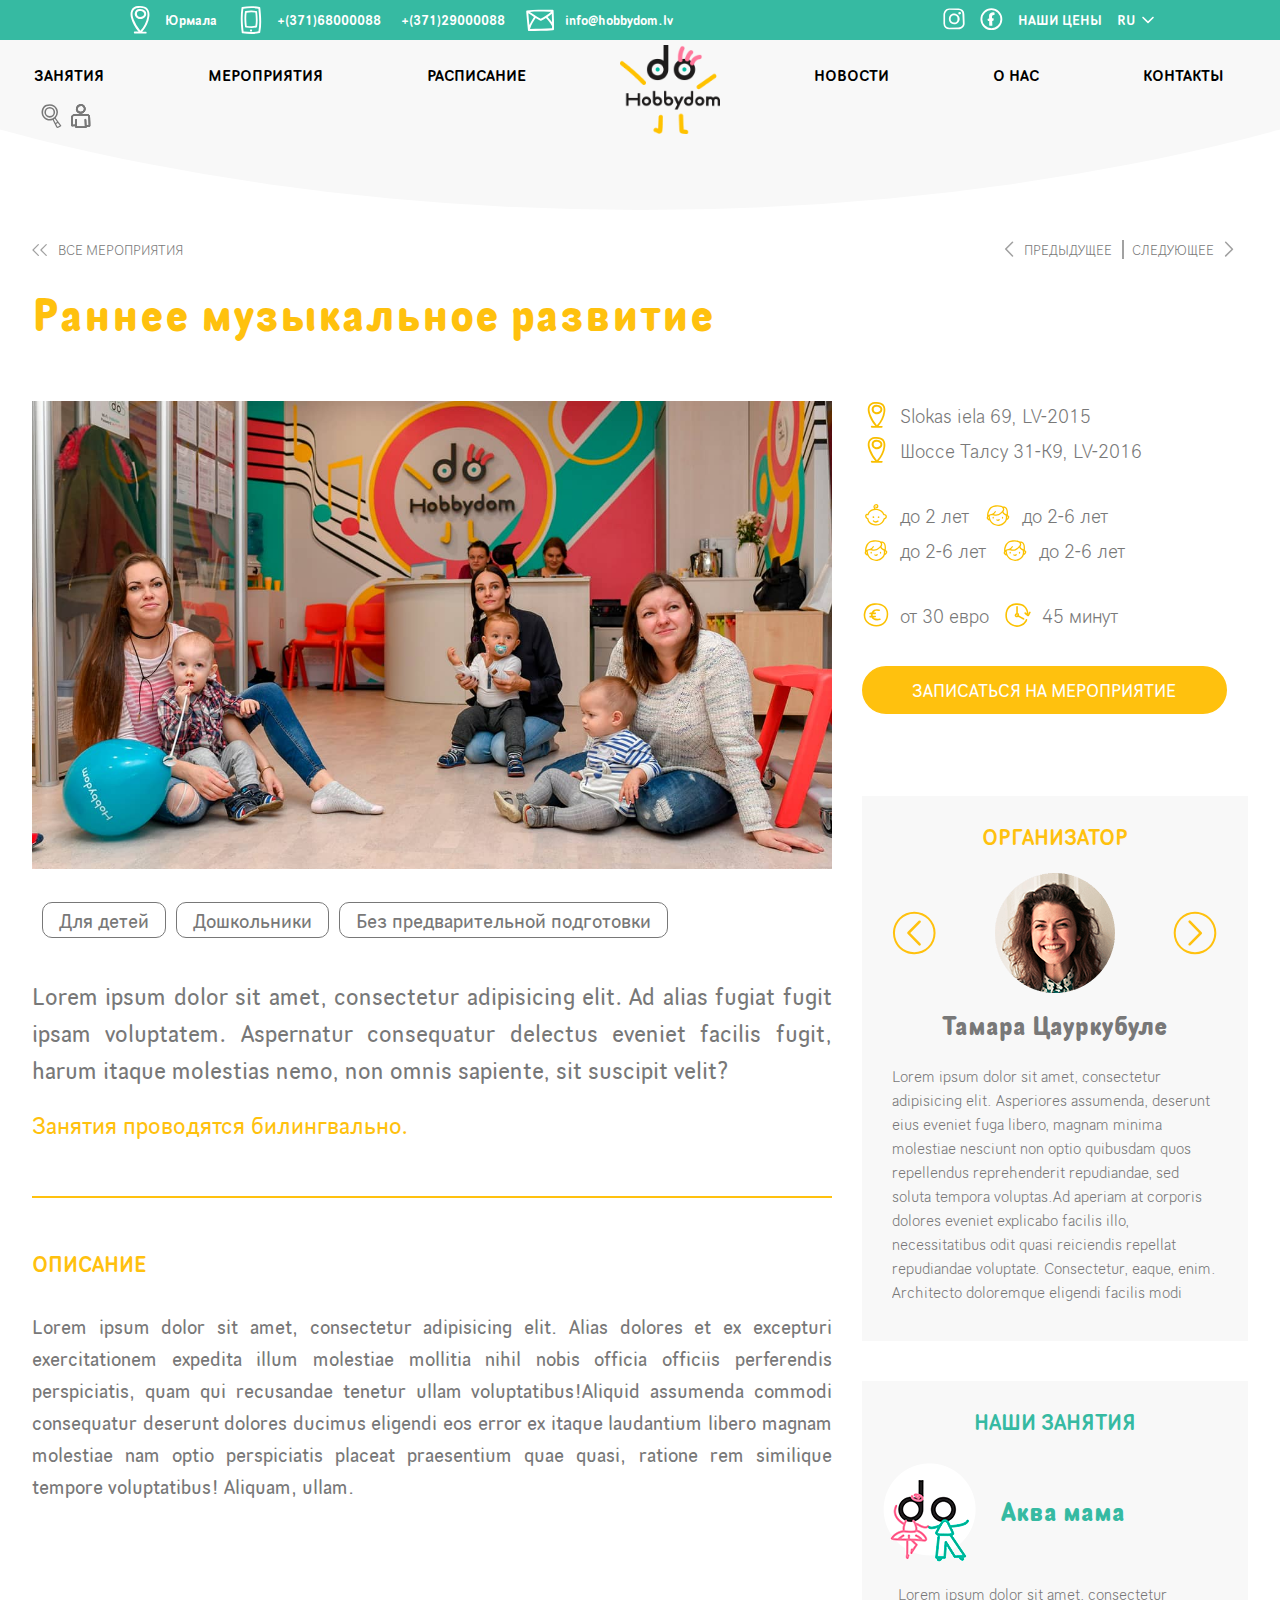
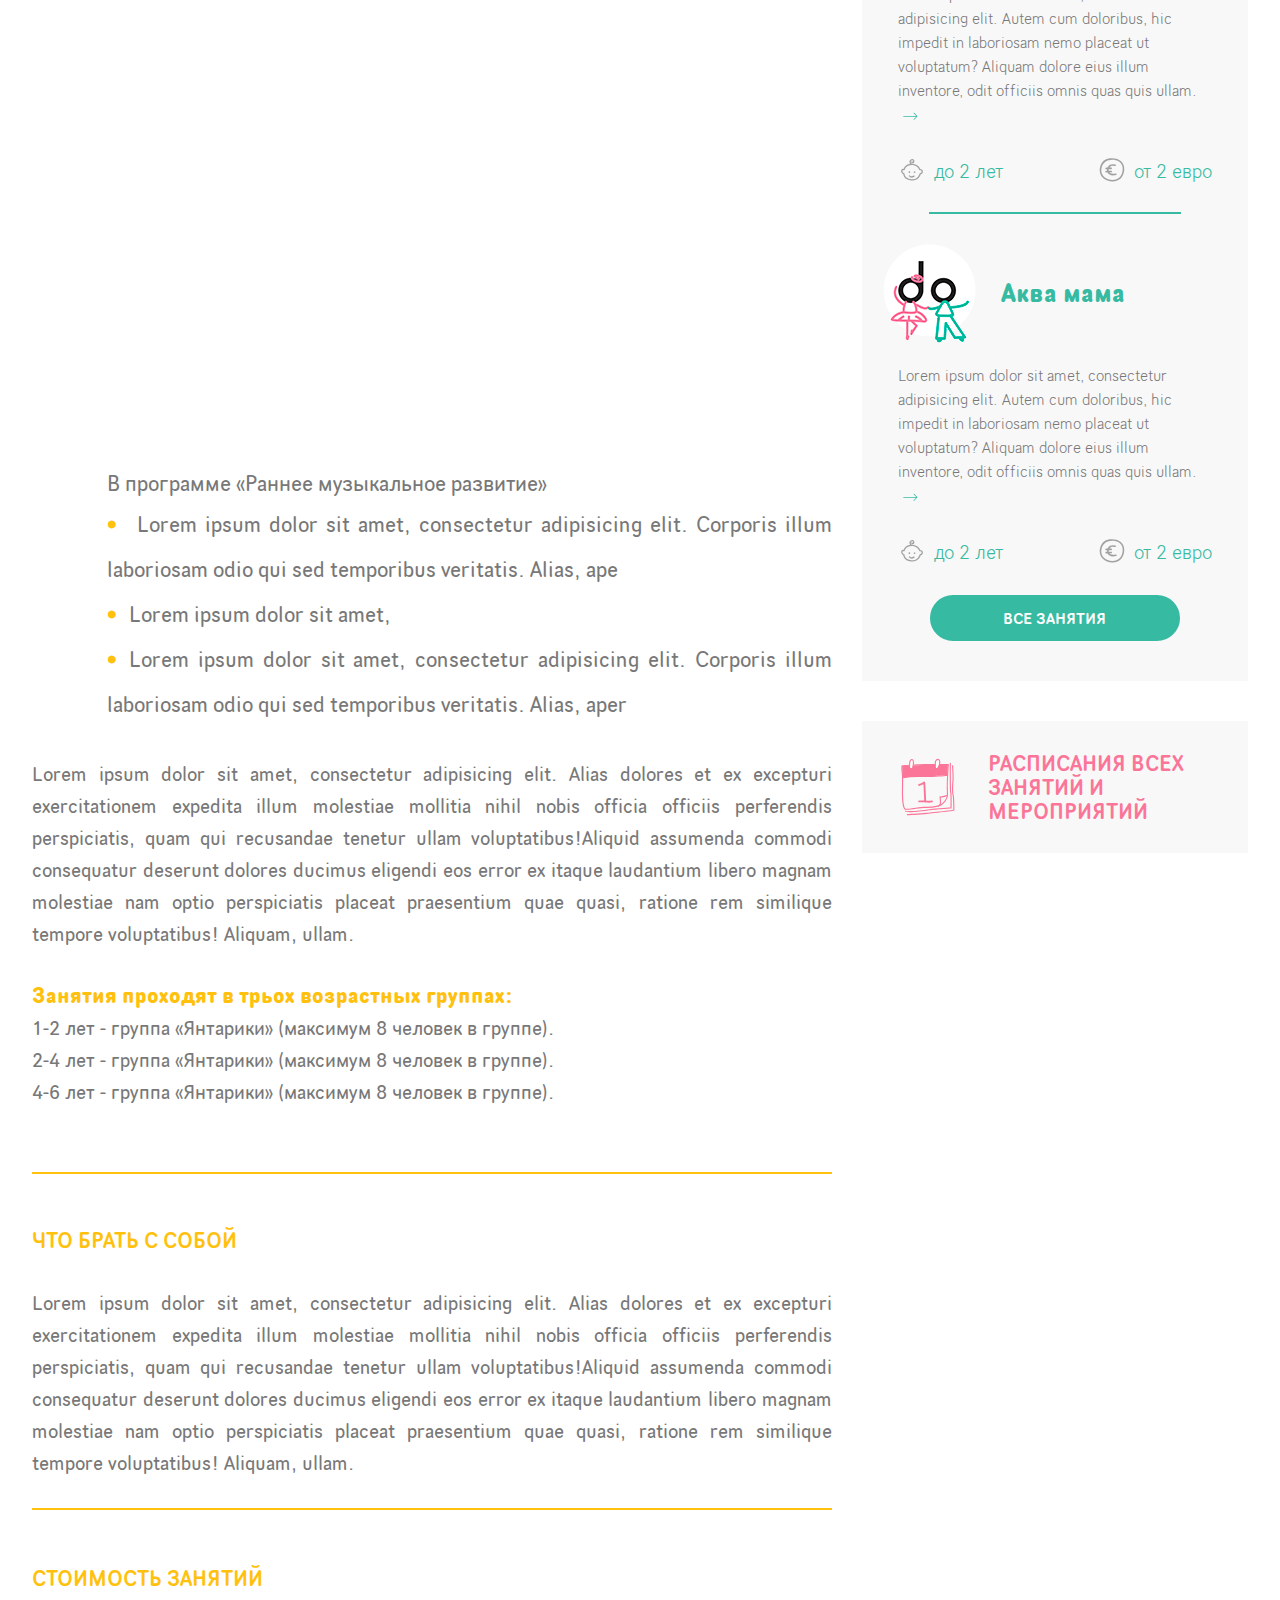
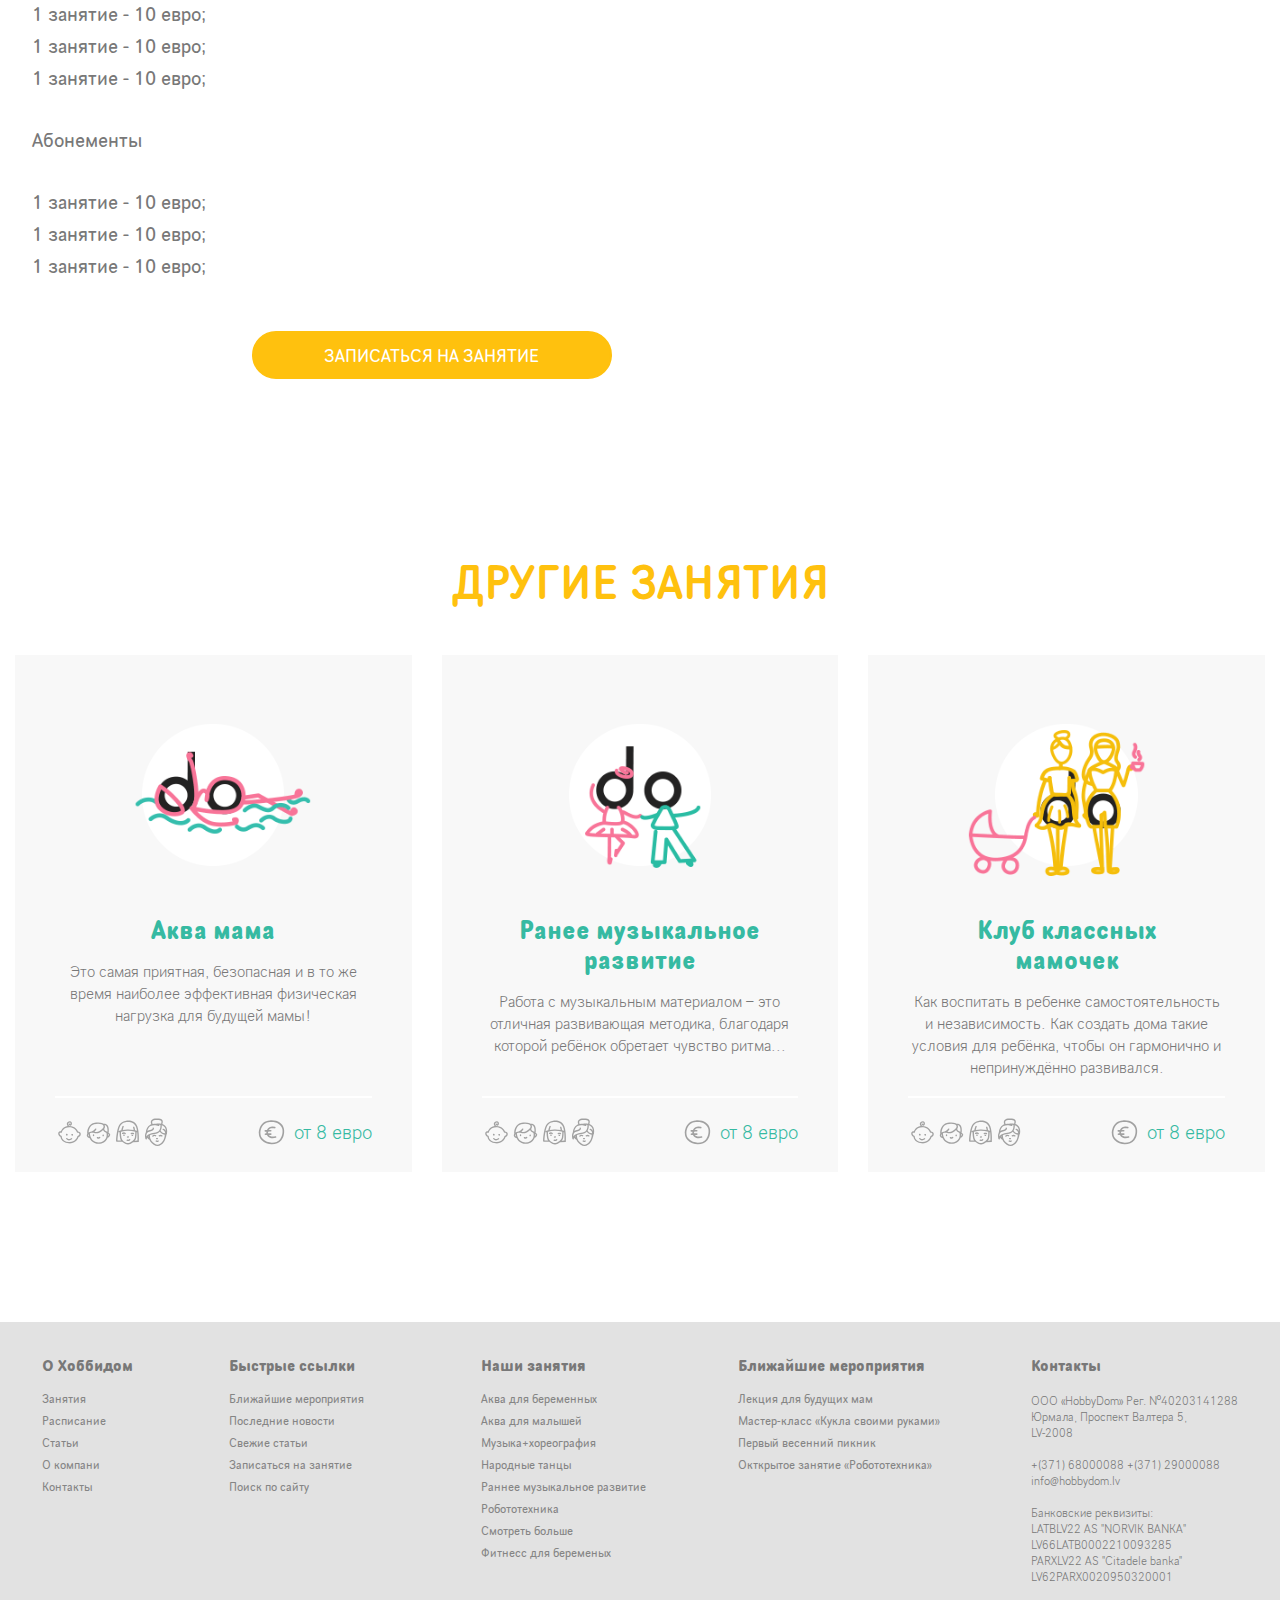
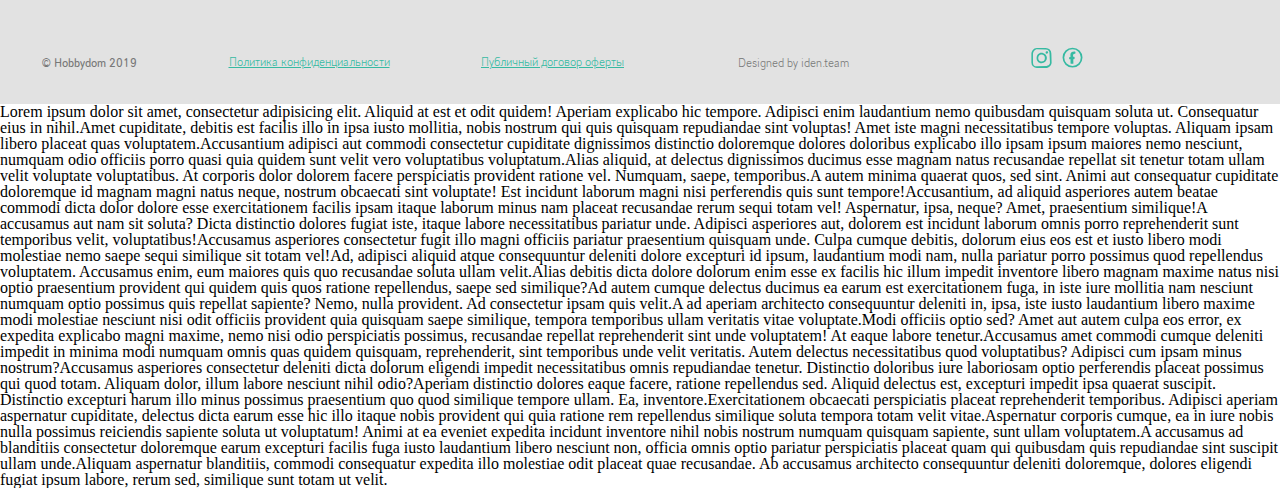
<file: assets/template/event.html>
<!DOCTYPE html>
<html>
<head>
    <meta http-equiv="Content-type" content="text/html; charset=utf-8"/>
    <meta http-equiv="X-UA-Compatible" content="ie=edge" />
    <meta name="viewport"
          content="width=device-width, user-scalable=no, initial-scale=1.0, maximum-scale=1.0, minimum-scale=1.0" />
    <title>Hobbydom</title>
    <link rel="apple-touch-icon" sizes="180x180" href="images/apple-touch-icon.png">
    <link rel="icon" type="image/png" sizes="32x32" href="images/favicon-32x32.png">
    <link rel="icon" type="image/png" sizes="16x16" href="images/favicon-16x16.png">
    <link rel="mask-icon" href="images/safari-pinned-tab.svg" color="#5bbad5">
    <meta name="msapplication-TileColor" content="#da532c">
    <meta name="theme-color" content="#ffffff">
    <meta property="og:site_name" content="hobbydom">
    <meta property="og:type" content="website">
    <meta property="og:title" content="hobbydom">
    <meta property="og:description" content="семейный клуб развития детей и родителей">
    <meta property="og:image" content="images/sharing_picture.png">
    <meta property="og:image:secure_url" content="images/sharing_picture.png">
    <meta property="og:image:type" content="image/jpeg">
    <meta property="og:image:width" content="1200">
    <meta property="og:image:height" content="630">
<link href="css/main.css" rel="stylesheet"></head>
<body class="event__page">
<header>
    <nav class="b-nav">
        <div class="nav__top">
            <div class="nav__top--wrapper">
                <div class="nav__top--left">
                    <img src="images/location_pin_heder.svg" alt=""><a target="_blank" href="googlemaps">Юрмала</a>
                    <img src="images/phone.svg" alt=""><a href="tel:+(371)68000088">+(371)68000088</a><a href="tel:+(371)68000088">+(371)29000088</a>
                    <img src="images/mail.svg" alt=""><a href="mailto:info@hobbydom.lv">info@hobbydom.lv</a>
                </div>
                <div class="nav__top--right">
                    <a target="_blank" href="https://www.instagram.com/hobbydom_latvia/"><img class="nav__top--instagram" src="images/insta_heder.svg" alt=""></a>
                    <a target="_blank" href="https://www.facebook.com/hobbydomlv/"><img class="nav__top--facebook" src="images/fb_heder.svg" alt=""></a>
                    <a href="price">НАШИ ЦЕНЫ</a>
                    <div class="nav__top--languages" href="ru">RU
                        <svg version="1.1" xmlns="http://www.w3.org/2000/svg" width="1024" height="1024" viewBox="0 0 1024 1024">
                            <title></title>
                            <g id="icomoon-ignore">
                            </g>
                            <path fill="#fff" d="M225.835 414.165l256 256c16.683 16.683 43.691 16.683 60.331 0l256-256c16.683-16.683 16.683-43.691 0-60.331s-43.691-16.683-60.331 0l-225.835 225.835-225.835-225.835c-16.683-16.683-43.691-16.683-60.331 0s-16.683 43.691 0 60.331z"></path>
                        </svg>

                        <div class="languages-content">
                            <a href="#">RU</a><a href="#">LV</a>
                        </div>
                    </div>


                </div>
            </div>
        </div>
        <div class="nav__bottom">
            <div class="nav__wrapper">
                <nav class="nav">
                    <ul>
                        <li><a href="classes.html">Занятия</a></li>
                        <li><a href="events.html">Мероприятия</a></li>
                        <li><a href="shedule.html">Расписание</a></li>
                        <li class="nav--logo"><a href="index.html"><i><img src="images/Logo.png" alt=""></i><svg xmlns="http://www.w3.org/2000/svg" viewBox="0 0 272 130.11"><title>logo_text_svg</title><g id="logo"><g id="logo_smal"><polygon class="cls-1" points="44.96 61.8 21.74 61.8 21.74 49.9 15.88 49.9 15.88 81.28 21.74 81.28 21.74 67.13 44.96 67.13 44.96 81.28 50.82 81.28 50.82 49.9 44.96 49.9 44.96 61.8"/><path class="cls-1" d="M73,69.8a5.75,5.75,0,0,1-.45,2.26h0A5.82,5.82,0,0,1,63,73.93,6.14,6.14,0,0,1,61.78,72a5.67,5.67,0,0,1,0-4.5A6.17,6.17,0,0,1,63,65.67a5.85,5.85,0,0,1,1.86-1.25,5.85,5.85,0,0,1,4.51,0,5.77,5.77,0,0,1,3.11,3.12A5.78,5.78,0,0,1,73,69.8m2.33-8.16a11.63,11.63,0,0,0-3.67-2.47,11.77,11.77,0,0,0-9,0,11.51,11.51,0,0,0-6.13,6.13,11.73,11.73,0,0,0,0,9,11.52,11.52,0,0,0,6.13,6.13,11.73,11.73,0,0,0,9,0,11.49,11.49,0,0,0,6.13-6.13,11.73,11.73,0,0,0,0-9,11.6,11.6,0,0,0-2.46-3.66"/><path class="cls-1" d="M92.92,75.22A5.88,5.88,0,0,1,91.06,74a6.16,6.16,0,0,1-1.27-1.88,5.62,5.62,0,0,1-.47-2.3,5.45,5.45,0,0,1,.46-2.23,6.27,6.27,0,0,1,1.27-1.86,5.83,5.83,0,0,1,1.86-1.25,5.86,5.86,0,0,1,4.51,0,5.78,5.78,0,0,1,3.11,3.12,5.92,5.92,0,0,1,0,4.53A5.91,5.91,0,0,1,99.29,74a5.75,5.75,0,0,1-1.86,1.25,5.86,5.86,0,0,1-4.5,0m10.39-13.54a11.59,11.59,0,0,0-3.66-2.47,11.76,11.76,0,0,0-8.3-.26,12,12,0,0,0-2.07,1l0-16h-5.7V69.84a11.37,11.37,0,0,0,.9,4.5,11.49,11.49,0,0,0,6.13,6.13,11.71,11.71,0,0,0,9,0,11.47,11.47,0,0,0,6.13-6.13,11.72,11.72,0,0,0,0-9,11.53,11.53,0,0,0-2.47-3.67"/><path class="cls-1" d="M129,69.84a5.78,5.78,0,0,1-.45,2.26A5.89,5.89,0,0,1,127.3,74a5.76,5.76,0,0,1-1.86,1.25A5.81,5.81,0,0,1,119.07,74a6.16,6.16,0,0,1-1.27-1.88,5.62,5.62,0,0,1-.47-2.3,5.45,5.45,0,0,1,.46-2.23,6.27,6.27,0,0,1,1.27-1.86,5.83,5.83,0,0,1,1.86-1.25,5.86,5.86,0,0,1,4.51,0,5.78,5.78,0,0,1,3.11,3.12,5.77,5.77,0,0,1,.45,2.26m2.33-8.16a11.59,11.59,0,0,0-3.66-2.47,11.76,11.76,0,0,0-8.3-.26,12,12,0,0,0-2.07,1l0-16h-5.7V69.84a11.4,11.4,0,0,0,.9,4.5,11.49,11.49,0,0,0,6.13,6.13,11.71,11.71,0,0,0,9,0,11.49,11.49,0,0,0,6.13-6.13,11.72,11.72,0,0,0,0-9,11.53,11.53,0,0,0-2.47-3.67"/><polygon class="cls-1" points="148.57 71.65 142.74 58.35 136.34 58.35 145.23 78.6 139.18 90.58 145.7 90.58 149.01 84.25 161.49 58.35 154.98 58.35 148.57 71.65"/><path class="cls-1" d="M178.2,65.71a5.86,5.86,0,0,1,1.25,1.85,5.64,5.64,0,0,1,.45,2.24v0a5.8,5.8,0,0,1-.45,2.26A5.81,5.81,0,0,1,170,74a6.11,6.11,0,0,1-1.27-1.87,5.67,5.67,0,0,1,0-4.51A6.12,6.12,0,0,1,170,65.71a5.83,5.83,0,0,1,1.86-1.25,5.86,5.86,0,0,1,4.51,0,5.81,5.81,0,0,1,1.86,1.25m1.7-5.8a12,12,0,0,0-2-1,11.73,11.73,0,0,0-8.28.26,11.52,11.52,0,0,0-6.13,6.13,11.73,11.73,0,0,0,0,9,11.49,11.49,0,0,0,6.13,6.13,11.71,11.71,0,0,0,9,0,11.48,11.48,0,0,0,6.13-6.13,11.45,11.45,0,0,0,.9-4.54V43.9H179.9Z"/><path class="cls-1" d="M207.91,69.8a5.77,5.77,0,0,1-.45,2.26,5.86,5.86,0,0,1-1.25,1.87,5.79,5.79,0,0,1-1.86,1.25,5.85,5.85,0,0,1-4.51,0A5.75,5.75,0,0,1,198,73.93,6.05,6.05,0,0,1,196.72,72a5.66,5.66,0,0,1,0-4.5A6.08,6.08,0,0,1,198,65.67a5.81,5.81,0,0,1,1.86-1.25,5.85,5.85,0,0,1,4.51,0,5.78,5.78,0,0,1,3.11,3.12,5.79,5.79,0,0,1,.45,2.26m2.33-8.16h0a11.53,11.53,0,0,0-18.79,3.66,11.73,11.73,0,0,0,0,9,11.47,11.47,0,0,0,6.13,6.13,11.73,11.73,0,0,0,9,0,11.5,11.5,0,0,0,6.13-6.13,11.73,11.73,0,0,0,0-9,11.62,11.62,0,0,0-2.46-3.66"/><path class="cls-1" d="M252.26,63.46a10.09,10.09,0,0,0-5.93-4.82,10.3,10.3,0,0,0-5.95,0,10.78,10.78,0,0,0-2.67,1.24,10.11,10.11,0,0,0-1.66,1.43,9.28,9.28,0,0,0-1.71-1.44,10,10,0,0,0-2.62-1.24,10.28,10.28,0,0,0-5.95,0,11.29,11.29,0,0,0-1.51.59v-1h-5.69V81.36h5.69v-13a4.25,4.25,0,0,1,.35-1.7,4.55,4.55,0,0,1,1-1.42,4.47,4.47,0,0,1,4.87-1,4.56,4.56,0,0,1,2.39,2.39,4.2,4.2,0,0,1,.35,1.7v13h5.7v-13a4.22,4.22,0,0,1,.35-1.7,4.59,4.59,0,0,1,1-1.42,4.46,4.46,0,0,1,1.44-1,4.41,4.41,0,0,1,3.43,0,4.58,4.58,0,0,1,1.42,1,4.64,4.64,0,0,1,1,1.42,4.27,4.27,0,0,1,.35,1.7v13h5.69v-13a9.91,9.91,0,0,0-1.24-4.87"/></g></g></svg></a></li>
                        <li><a href="news.html">новости</a></li>
                        <li><a href="about-us.html">О нас</a></li>
                        <li><a href="contacts.html">Контакты</a></li>
                        <li class="nav--icons"><a href="#" id="search-button"><img class="search-button" src="images/search.svg" alt=""></a><a href="#"><img src="images/man.svg" alt=""></a></li>
                    </ul>
                </nav>
            </div>
            <div class="nav__wrapper--mobile">
                <div class="nav__mobile--content">
                    <div class="mobile__hamburger--wrapper">
                        <div class="mobile-hamburger"></div>
                    </div>
                    <a href="index.html" class="mobile__menu--logo-wrapper">
                        <svg xmlns="http://www.w3.org/2000/svg" viewBox="0 0 272 130.11"><title>logo_text_svg</title><g id="logo"><g id="logo_smal"><polygon class="cls-1" points="44.96 61.8 21.74 61.8 21.74 49.9 15.88 49.9 15.88 81.28 21.74 81.28 21.74 67.13 44.96 67.13 44.96 81.28 50.82 81.28 50.82 49.9 44.96 49.9 44.96 61.8"/><path class="cls-1" d="M73,69.8a5.75,5.75,0,0,1-.45,2.26h0A5.82,5.82,0,0,1,63,73.93,6.14,6.14,0,0,1,61.78,72a5.67,5.67,0,0,1,0-4.5A6.17,6.17,0,0,1,63,65.67a5.85,5.85,0,0,1,1.86-1.25,5.85,5.85,0,0,1,4.51,0,5.77,5.77,0,0,1,3.11,3.12A5.78,5.78,0,0,1,73,69.8m2.33-8.16a11.63,11.63,0,0,0-3.67-2.47,11.77,11.77,0,0,0-9,0,11.51,11.51,0,0,0-6.13,6.13,11.73,11.73,0,0,0,0,9,11.52,11.52,0,0,0,6.13,6.13,11.73,11.73,0,0,0,9,0,11.49,11.49,0,0,0,6.13-6.13,11.73,11.73,0,0,0,0-9,11.6,11.6,0,0,0-2.46-3.66"/><path class="cls-1" d="M92.92,75.22A5.88,5.88,0,0,1,91.06,74a6.16,6.16,0,0,1-1.27-1.88,5.62,5.62,0,0,1-.47-2.3,5.45,5.45,0,0,1,.46-2.23,6.27,6.27,0,0,1,1.27-1.86,5.83,5.83,0,0,1,1.86-1.25,5.86,5.86,0,0,1,4.51,0,5.78,5.78,0,0,1,3.11,3.12,5.92,5.92,0,0,1,0,4.53A5.91,5.91,0,0,1,99.29,74a5.75,5.75,0,0,1-1.86,1.25,5.86,5.86,0,0,1-4.5,0m10.39-13.54a11.59,11.59,0,0,0-3.66-2.47,11.76,11.76,0,0,0-8.3-.26,12,12,0,0,0-2.07,1l0-16h-5.7V69.84a11.37,11.37,0,0,0,.9,4.5,11.49,11.49,0,0,0,6.13,6.13,11.71,11.71,0,0,0,9,0,11.47,11.47,0,0,0,6.13-6.13,11.72,11.72,0,0,0,0-9,11.53,11.53,0,0,0-2.47-3.67"/><path class="cls-1" d="M129,69.84a5.78,5.78,0,0,1-.45,2.26A5.89,5.89,0,0,1,127.3,74a5.76,5.76,0,0,1-1.86,1.25A5.81,5.81,0,0,1,119.07,74a6.16,6.16,0,0,1-1.27-1.88,5.62,5.62,0,0,1-.47-2.3,5.45,5.45,0,0,1,.46-2.23,6.27,6.27,0,0,1,1.27-1.86,5.83,5.83,0,0,1,1.86-1.25,5.86,5.86,0,0,1,4.51,0,5.78,5.78,0,0,1,3.11,3.12,5.77,5.77,0,0,1,.45,2.26m2.33-8.16a11.59,11.59,0,0,0-3.66-2.47,11.76,11.76,0,0,0-8.3-.26,12,12,0,0,0-2.07,1l0-16h-5.7V69.84a11.4,11.4,0,0,0,.9,4.5,11.49,11.49,0,0,0,6.13,6.13,11.71,11.71,0,0,0,9,0,11.49,11.49,0,0,0,6.13-6.13,11.72,11.72,0,0,0,0-9,11.53,11.53,0,0,0-2.47-3.67"/><polygon class="cls-1" points="148.57 71.65 142.74 58.35 136.34 58.35 145.23 78.6 139.18 90.58 145.7 90.58 149.01 84.25 161.49 58.35 154.98 58.35 148.57 71.65"/><path class="cls-1" d="M178.2,65.71a5.86,5.86,0,0,1,1.25,1.85,5.64,5.64,0,0,1,.45,2.24v0a5.8,5.8,0,0,1-.45,2.26A5.81,5.81,0,0,1,170,74a6.11,6.11,0,0,1-1.27-1.87,5.67,5.67,0,0,1,0-4.51A6.12,6.12,0,0,1,170,65.71a5.83,5.83,0,0,1,1.86-1.25,5.86,5.86,0,0,1,4.51,0,5.81,5.81,0,0,1,1.86,1.25m1.7-5.8a12,12,0,0,0-2-1,11.73,11.73,0,0,0-8.28.26,11.52,11.52,0,0,0-6.13,6.13,11.73,11.73,0,0,0,0,9,11.49,11.49,0,0,0,6.13,6.13,11.71,11.71,0,0,0,9,0,11.48,11.48,0,0,0,6.13-6.13,11.45,11.45,0,0,0,.9-4.54V43.9H179.9Z"/><path class="cls-1" d="M207.91,69.8a5.77,5.77,0,0,1-.45,2.26,5.86,5.86,0,0,1-1.25,1.87,5.79,5.79,0,0,1-1.86,1.25,5.85,5.85,0,0,1-4.51,0A5.75,5.75,0,0,1,198,73.93,6.05,6.05,0,0,1,196.72,72a5.66,5.66,0,0,1,0-4.5A6.08,6.08,0,0,1,198,65.67a5.81,5.81,0,0,1,1.86-1.25,5.85,5.85,0,0,1,4.51,0,5.78,5.78,0,0,1,3.11,3.12,5.79,5.79,0,0,1,.45,2.26m2.33-8.16h0a11.53,11.53,0,0,0-18.79,3.66,11.73,11.73,0,0,0,0,9,11.47,11.47,0,0,0,6.13,6.13,11.73,11.73,0,0,0,9,0,11.5,11.5,0,0,0,6.13-6.13,11.73,11.73,0,0,0,0-9,11.62,11.62,0,0,0-2.46-3.66"/><path class="cls-1" d="M252.26,63.46a10.09,10.09,0,0,0-5.93-4.82,10.3,10.3,0,0,0-5.95,0,10.78,10.78,0,0,0-2.67,1.24,10.11,10.11,0,0,0-1.66,1.43,9.28,9.28,0,0,0-1.71-1.44,10,10,0,0,0-2.62-1.24,10.28,10.28,0,0,0-5.95,0,11.29,11.29,0,0,0-1.51.59v-1h-5.69V81.36h5.69v-13a4.25,4.25,0,0,1,.35-1.7,4.55,4.55,0,0,1,1-1.42,4.47,4.47,0,0,1,4.87-1,4.56,4.56,0,0,1,2.39,2.39,4.2,4.2,0,0,1,.35,1.7v13h5.7v-13a4.22,4.22,0,0,1,.35-1.7,4.59,4.59,0,0,1,1-1.42,4.46,4.46,0,0,1,1.44-1,4.41,4.41,0,0,1,3.43,0,4.58,4.58,0,0,1,1.42,1,4.64,4.64,0,0,1,1,1.42,4.27,4.27,0,0,1,.35,1.7v13h5.69v-13a9.91,9.91,0,0,0-1.24-4.87"/></g></g></svg>
                        <img class="mobile__menu--img-logo" src="images/Logo.png" alt="">
                    </a>
                    <div class="mobile__language-picker">RU
                        <svg version="1.1" xmlns="http://www.w3.org/2000/svg" width="1024" height="1024" viewBox="0 0 1024 1024">
                            <title></title>
                            <g id="icomoon-ignore">
                            </g>
                            <path fill="#36baa5" d="M225.835 414.165l256 256c16.683 16.683 43.691 16.683 60.331 0l256-256c16.683-16.683 16.683-43.691 0-60.331s-43.691-16.683-60.331 0l-225.835 225.835-225.835-225.835c-16.683-16.683-43.691-16.683-60.331 0s-16.683 43.691 0 60.331z"></path>
                        </svg>
                        <div class="mobile--languages-content">
                            <a href="#">RU</a><a href="#">LV</a>
                        </div>
                    </div>

                </div>
                <div class="mobile-menu">
                    <div class="mobile-menu-top">
                        <ul>
                            <li><a href="classes.html">занятия</a></li>
                            <li><a href="events.html">мероприятия</a></li>
                            <li><a href="shedule.html">расписание</a></li>
                            <li><a href="news.html">новости</a></li>
                            <li><a href="#">наши цены</a></li>
                            <li><a href="about-us.html">о нас</a></li>
                            <li><a href="contacts.html">контакты</a></li>
                            <li class="nav--icons">
                                <a href="#">
                                    <svg xmlns="http://www.w3.org/2000/svg" id="Layer_1" data-name="Layer 1" viewBox="0 0 200 200"><defs><style>.cls-1{fill:#36baa2}</style></defs><path class="cls-1" d="M86 27.08A42.9 42.9 0 1 0 128.87 70 42.95 42.95 0 0 0 86 27.08zm0 73.45A30.55 30.55 0 1 1 116.54 70 30.59 30.59 0 0 1 86 100.53zm0 0"/><path class="cls-1" d="M133.82 115.17a65.65 65.65 0 0 0 18-45.24c0-10.91-4.54-23-6.49-27.73-9.6-23.15-31.59-37-58.81-37a86.16 86.16 0 0 0-29.82 5.47c-26 9.68-37 38.41-36.31 62.57.9 33.91 30.91 62.55 65.52 62.55a65.49 65.49 0 0 0 23.42-4.32c6.37 13.54 13.14 26.91 20.12 40.13 3.42 6.49 6.07 14.26 10.31 20.25 6.9 9.71 29-4.35 35.18-9.47a.39.39 0 0 0 .08-.08c2.74-.9 4.75-3.81 2.64-6.83-14.21-20.43-30.26-39.52-43.89-60.34zm-101-42.22c-.53-19.77 8-43.12 28.28-50.68a73.8 73.8 0 0 1 25.51-4.69c22.39 0 39.66 10.7 47.41 29.36 3.48 8.38 5.55 17 5.55 23A53.62 53.62 0 0 1 86 123.49c-28.1 0-52.46-23.14-53.19-50.54zm85.45 54.42a68.26 68.26 0 0 0 8.27-5.51c5.7 8.58 11.77 16.89 18 25.13a141.27 141.27 0 0 0-12.26 8.52c-4.76-9.32-9.47-18.67-14-28.13zm29 57.58c-3.41-6.86-6.9-13.68-10.41-20.5a128.08 128.08 0 0 1 13.67-9.51c5.44 7.19 10.88 14.38 16.11 21.72a43.8 43.8 0 0 1-19.37 8.29zm0 0"/></svg>
                                </a>
                                <a href="#">
                                    <svg xmlns="http://www.w3.org/2000/svg" id="Layer_1" data-name="Layer 1" viewBox="0 0 200 200"><defs><style>.cls-1{fill:#36baa2}</style></defs><path class="cls-1" d="M69.69 73a39.62 39.62 0 0 0 22.93 7.6c10.48 0 20.78-4.4 29-12.38 2.19-2.11 4.44-4.56 5.06-5.31a6 6 0 0 0 .82-1.23c7.93-15 6.59-30.48-3.66-42.54-2-2.31-4.39-5.09-5.3-6a6.66 6.66 0 0 0-1.6-1.14 46.56 46.56 0 0 0-21.4-5.5c-9.77 0-19.18 3.45-27.94 10.24a5.56 5.56 0 0 0-1.14 1.11c-.6.76-2.59 3.48-4.43 6.18-11.77 17.29-8.62 37.4 7.66 48.97zm6-45.66a7.55 7.55 0 0 0 .53-.65 20.4 20.4 0 0 1 6-4.39 28.61 28.61 0 0 1 12.92-3.08 30.71 30.71 0 0 1 7.92 1.06 25.16 25.16 0 0 1 10.28 6.35c6.05 6.78 8 14.67 5.55 22.8A22.88 22.88 0 0 1 116 55.6l-.09.1c-5.53 7.43-13.36 11.52-22 11.52-10.61 0-20.67-6.16-24.47-15-2.02-4.68-3.9-14.22 6.27-24.92zM169.73 142l-.28-8.63c-.08-2.27-.13-4.53-.18-6.8v-3.46l-.09-2.52c0-1.39-.1-2.79-.17-4.19 0-.22 0-.44-.05-.66s0-.39 0-.58v-.74l-.07-1.06c-.06-.91-.12-1.81-.21-2.71 0-.22 0-.43-.07-.65s0-.38-.06-.58a51.19 51.19 0 0 0-.94-6c-.09-.39-.2-.77-.31-1.15l-.1-.34a26.21 26.21 0 0 0-1.34-3.81 19.3 19.3 0 0 0-2.75-4.43 17.49 17.49 0 0 0-2.25-2.13c-.42-.35-.86-.69-1.33-1s-.87-.58-1.32-.84A28.29 28.29 0 0 0 155.1 88a27.08 27.08 0 0 0-4.92-1.72 20 20 0 0 0-3.55-.61c-1.46-.1-2.9-.14-4.25-.16h-2.52c-1.56 0-3.12 0-4.69.06l-2.51.06c-1.83 0-4 .08-6.16.07l-10.8-.11q-5.37-.08-10.71-.11c-12.92-.12-28.15-.15-43.13.52-8.63.39-16.5 1-24.06 1.77a6 6 0 0 0-2.32.25 26.5 26.5 0 0 0-16.58 14.25 7.84 7.84 0 0 0-.58 2 5.91 5.91 0 0 0-.57 2.47q-.12 6.23-.27 12.46c-.44 18.84-.89 38.32.28 57.5a5.74 5.74 0 0 0 3.06 4.88 5.31 5.31 0 0 0 3.61 1.32c9 0 17.77 0 26.61-.42v7.34a5.9 5.9 0 0 0 .6 2.63 5.18 5.18 0 0 0 5.09 3.55c13 0 26.25.15 39 .28s26.11.27 39.16.28a5.17 5.17 0 0 0 4.66-2.62 6.17 6.17 0 0 0 .06-5.78v-2c7.13-.34 14.17-.39 21.35-.4a5.38 5.38 0 0 0 3.12-.93 6.25 6.25 0 0 0 4.58-1.42 5.49 5.49 0 0 0 1.86-4.31c.03-12.42-.39-24.99-.79-37.1zm-43.93-11.61c.78 14 1.75 39.13 2 54.92-10.58 0-21.31-.15-31.7-.25-10.88-.11-22.12-.22-33.2-.26 0-6.91-.11-15.5-.18-24.1-.09-10.81-.19-22-.2-29.56a5.46 5.46 0 0 0-2.76-4.94 6.56 6.56 0 0 0-6.37 0 5.45 5.45 0 0 0-2.73 4.93c0 7.08.1 17 .19 27.41 0 4.3.07 8.62.11 12.77-7.62.32-15.11.39-21.58.41-.85-17.78-.42-35.86 0-53.35q.13-5.5.25-11a14.74 14.74 0 0 1 8.66-7.73c12.4-1.3 25.56-2 41.41-2.24 8.26-.13 16.49-.1 26.29 0l8.75.09 6.77.07h20.96a26.39 26.39 0 0 1 5.25.49 10.06 10.06 0 0 1 5.1 2.57 10.71 10.71 0 0 1 1.85 2.4 11.07 11.07 0 0 1 .71 1.48c.14.37.26.75.36 1.13s.2.8.28 1.19a25.27 25.27 0 0 1 .37 3.26v.59l.17 2.66v.67l.12 2c.08 1.33.16 2.67.25 4l.11 1.81c.08 1.28.16 2.56.22 3.8a1.67 1.67 0 0 0 0 .21c.46 9.57.83 20 1.11 31.85.12 5 .2 10.42.23 17-6.15 0-12.68.09-19.25.4-.37-14.21-1.1-32.81-1.76-44.7a5.8 5.8 0 0 0-3.21-5 6.54 6.54 0 0 0-6.34.26 5.19 5.19 0 0 0-2.24 4.76z"/><path class="cls-1" d="M69.78 72.72a39.48 39.48 0 0 0 22.85 7.57c10.44 0 20.7-4.38 28.9-12.33 2.18-2.11 4.42-4.54 5-5.29a5.93 5.93 0 0 0 .82-1.22c7.9-14.92 6.57-30.37-3.64-42.38-2-2.3-4.38-5.07-5.28-5.93a6.63 6.63 0 0 0-1.57-1.14 46.39 46.39 0 0 0-21.32-5.48c-9.73 0-19.11 3.44-27.84 10.2a5.54 5.54 0 0 0-1.14 1.11C66 18.59 64 21.3 62.15 24c-11.73 17.19-8.6 37.23 7.63 48.72zm6-45.5a7.53 7.53 0 0 0 .53-.65 20.33 20.33 0 0 1 5.94-4.37 28.5 28.5 0 0 1 12.88-3.07 30.59 30.59 0 0 1 7.87 1.05 25.07 25.07 0 0 1 10.24 6.33c6 6.76 7.94 14.61 5.53 22.72a22.8 22.8 0 0 1-2.83 6.2l-.09.1c-5.51 7.4-13.31 11.48-22 11.48-10.57 0-20.6-6.13-24.38-14.92-1.95-4.7-3.83-14.16 6.3-24.87zm93.68 114.25l-.28-8.6a509.8 509.8 0 0 1-.18-6.77v-3.45l-.09-2.51c0-1.38-.1-2.78-.17-4.18 0-.22 0-.44-.05-.66s0-.39 0-.58v-.73l-.07-1.05c-.06-.9-.12-1.81-.21-2.7 0-.22 0-.43-.07-.65s0-.38-.06-.57a51 51 0 0 0-.93-6c-.09-.39-.2-.77-.31-1.15l-.1-.34a26.12 26.12 0 0 0-1.34-3.79 19.23 19.23 0 0 0-2.74-4.42 17.43 17.43 0 0 0-2.24-2.12c-.42-.34-.85-.69-1.32-1s-.87-.58-1.31-.84a28.18 28.18 0 0 0-2.92-1.56A27 27 0 0 0 150 86a19.93 19.93 0 0 0-3.54-.6c-1.45-.1-2.89-.14-4.24-.16h-2.51c-1.56 0-3.11 0-4.67.06l-2.5.06c-1.83 0-4 .08-6.14.07l-10.76-.11q-5.35-.08-10.67-.11c-12.87-.12-28-.15-43 .52-8.6.39-16.44 1-24 1.76a6 6 0 0 0-2.31.25 26.4 26.4 0 0 0-16.51 14.16 7.81 7.81 0 0 0-.58 2 5.88 5.88 0 0 0-.57 2.46q-.12 6.21-.27 12.41c-.44 18.77-.89 38.18.28 57.29a5.72 5.72 0 0 0 3 4.87 5.3 5.3 0 0 0 3.6 1.32c8.94 0 17.71 0 26.51-.41v7.31a5.88 5.88 0 0 0 .59 2.62 5.16 5.16 0 0 0 5.06 3.47c13 0 26.15.15 38.9.28s26 .27 39 .28a5.16 5.16 0 0 0 4.64-2.61 6.15 6.15 0 0 0 .06-5.76v-2c7.1-.34 14.12-.39 21.27-.4a5.36 5.36 0 0 0 3.11-.93 6.23 6.23 0 0 0 4.56-1.42 5.47 5.47 0 0 0 1.85-4.3c.11-12.29-.31-24.81-.7-36.91zm-43.77-11.53c.78 14 1.75 39 2 54.72-10.54 0-21.23-.15-31.59-.25-10.84-.11-22-.22-33.08-.26 0-6.89-.11-15.44-.18-24-.09-10.77-.19-21.91-.2-29.46a5.44 5.44 0 0 0-2.75-4.92 6.54 6.54 0 0 0-6.35 0 5.43 5.43 0 0 0-2.72 4.92c0 7.05.1 16.89.19 27.31 0 4.28.07 8.59.11 12.73-7.59.32-15.06.39-21.5.41-.84-17.71-.42-35.73 0-53.16q.13-5.48.24-11a14.69 14.69 0 0 1 8.63-7.7c12.35-1.3 25.47-2 41.26-2.23 8.23-.13 16.43-.1 26.19 0l8.72.09 6.75.07h20.88a26.3 26.3 0 0 1 5.23.49 10 10 0 0 1 5.09 2.56 10.67 10.67 0 0 1 1.85 2.39 11 11 0 0 1 .71 1.48c.14.37.26.75.36 1.12s.2.79.28 1.18a25.18 25.18 0 0 1 .37 3.25v.59l.17 2.65v.67l.12 2c.08 1.33.16 2.66.25 4l.11 1.81c.08 1.28.15 2.55.22 3.79a1.66 1.66 0 0 0 0 .21c.46 9.54.82 19.92 1.11 31.74.12 5 .2 10.38.23 16.93-6.12 0-12.63.09-19.18.4-.37-14.16-1.1-32.69-1.76-44.54a5.78 5.78 0 0 0-3.2-5 6.52 6.52 0 0 0-6.32.26 5.17 5.17 0 0 0-2.24 4.75z"/><path class="cls-1" d="M69.93 72.28a39.22 39.22 0 0 0 22.7 7.52c10.37 0 20.57-4.35 28.71-12.25 2.17-2.09 4.39-4.51 5-5.26a5.89 5.89 0 0 0 .82-1.22C135 46.26 133.7 30.91 123.55 19c-1.95-2.29-4.35-5-5.24-5.89a6.59 6.59 0 0 0-1.6-1.13 46.09 46.09 0 0 0-21.18-5.46c-9.67 0-19 3.41-27.65 10.14a5.5 5.5 0 0 0-1.13 1.1c-.59.75-2.56 3.44-4.38 6.12C50.7 41 53.82 60.87 69.93 72.28zm6-45.2a7.48 7.48 0 0 0 .53-.64 20.19 20.19 0 0 1 5.91-4.35 28.32 28.32 0 0 1 12.79-3 30.39 30.39 0 0 1 7.84 1 24.91 24.91 0 0 1 10.17 6.28c6 6.71 7.89 14.52 5.49 22.57a22.65 22.65 0 0 1-2.81 6.16l-.09.1c-5.48 7.36-13.23 11.41-21.82 11.41-10.5 0-20.46-6.09-24.22-14.82-2.03-4.66-3.9-14.07 6.17-24.7zM169 140.58l-.28-8.54c-.08-2.24-.13-4.48-.18-6.73v-3.42l-.09-2.49c0-1.38-.1-2.76-.17-4.15 0-.22 0-.44-.05-.66s0-.39 0-.57v-.73l-.07-1c-.06-.9-.12-1.79-.21-2.68 0-.21 0-.43-.07-.64s0-.37-.06-.57a50.67 50.67 0 0 0-.93-6c-.09-.39-.19-.76-.3-1.14l-.1-.34a26 26 0 0 0-1.33-3.77 19.1 19.1 0 0 0-2.72-4.39 17.32 17.32 0 0 0-2.44-2.13c-.42-.34-.85-.68-1.31-1s-.87-.58-1.3-.84a28 28 0 0 0-2.9-1.55 26.81 26.81 0 0 0-4.87-1.7 19.8 19.8 0 0 0-3.52-.6c-1.44-.1-2.87-.14-4.21-.16h-2.5c-1.55 0-3.09 0-4.64.06l-2.48.06c-1.81 0-4 .08-6.1.07l-10.69-.11q-5.32-.07-10.6-.11c-12.79-.12-27.86-.15-42.69.51-8.54.39-16.33 1-23.82 1.75a5.91 5.91 0 0 0-2.3.24 26.23 26.23 0 0 0-16.4 14.06 7.76 7.76 0 0 0-.58 2 5.85 5.85 0 0 0-.56 2.45q-.12 6.17-.27 12.33c-.43 18.65-.88 37.93.27 56.91a5.69 5.69 0 0 0 3 4.83 5.26 5.26 0 0 0 3.58 1.31c8.89 0 17.59 0 26.34-.41v7.26a5.84 5.84 0 0 0 .59 2.6 5.12 5.12 0 0 0 5 3.45c12.88 0 26 .15 38.65.28s25.84.27 38.76.28a5.12 5.12 0 0 0 4.61-2.59 6.11 6.11 0 0 0 .06-5.73v-1.95c7.05-.34 14-.38 21.13-.39a5.32 5.32 0 0 0 3.09-.92 6.19 6.19 0 0 0 4.53-1.41 5.43 5.43 0 0 0 1.84-4.27c.06-12.29-.35-24.73-.71-36.76zm-43.48-11.45c.78 13.89 1.74 38.73 2 54.37-10.47 0-21.1-.15-31.38-.25-10.77-.11-21.9-.21-32.86-.25 0-6.84-.11-15.34-.18-23.86-.09-10.7-.19-21.77-.2-29.26a5.41 5.41 0 0 0-2.81-4.88 6.5 6.5 0 0 0-6.31 0 5.39 5.39 0 0 0-2.7 4.88c0 7 .1 16.78.19 27.13 0 4.25.07 8.53.1 12.64-7.54.32-15 .39-21.36.4-.84-17.6-.42-35.49 0-52.81q.13-5.45.24-10.9a14.59 14.59 0 0 1 8.57-7.65c12.27-1.29 25.3-2 41-2.21 8.18-.13 16.32-.1 26 0l8.66.09 6.7.07h20.75a26.12 26.12 0 0 1 5.2.48 10 10 0 0 1 5.05 2.54A10.6 10.6 0 0 1 154 102a11 11 0 0 1 .7 1.47c.14.37.26.74.36 1.12s.2.79.27 1.18a25 25 0 0 1 .36 3.22v.59l.16 2.63v.66l.12 2c.08 1.32.16 2.64.25 4l.11 1.79c.08 1.27.15 2.54.22 3.76a1.65 1.65 0 0 0 0 .21c.46 9.48.82 19.79 1.1 31.53.12 4.94.19 10.31.22 16.82-6.08 0-12.55.08-19.05.4-.36-14.06-1.09-32.48-1.74-44.25a5.74 5.74 0 0 0-3.18-4.94 6.47 6.47 0 0 0-6.28.25 5.14 5.14 0 0 0-2.14 4.69z"/><path class="cls-1" d="M70.09 71.85a39 39 0 0 0 22.55 7.47c10.3 0 20.43-4.32 28.53-12.17 2.15-2.08 4.36-4.48 5-5.22a5.85 5.85 0 0 0 .81-1.21c7.8-14.73 6.48-30-3.6-41.83-1.93-2.27-4.32-5-5.21-5.85a6.55 6.55 0 0 0-1.59-1.12 45.79 45.79 0 0 0-21-5.4c-9.67 0-18.92 3.39-27.58 10.07a5.47 5.47 0 0 0-1.13 1.1c-.59.75-2.54 3.42-4.35 6.08C51 40.74 54.08 60.52 70.09 71.85zM76 27a7.43 7.43 0 0 0 .52-.64A20.06 20.06 0 0 1 82.41 22a28.13 28.13 0 0 1 12.71-3 30.19 30.19 0 0 1 7.79 1A24.75 24.75 0 0 1 113 26.24c6 6.67 7.84 14.42 5.46 22.42a22.5 22.5 0 0 1-2.79 6.12l-.09.1c-5.44 7.31-13.14 11.33-21.67 11.33-10.43 0-20.33-6.05-24.06-14.72C67.86 46.86 66 37.52 76 27zm92.47 112.7l-.28-8.49c-.08-2.23-.13-4.45-.17-6.69v-3.4l-.09-2.47c0-1.37-.1-2.75-.17-4.12 0-.22 0-.43-.05-.65s0-.39 0-.57v-.72l-.07-1c-.06-.89-.12-1.78-.21-2.66 0-.21 0-.43-.07-.64s0-.37-.06-.57a50.33 50.33 0 0 0-.92-5.94c-.09-.38-.19-.76-.3-1.13l-.1-.33a25.77 25.77 0 0 0-1.32-3.74 19 19 0 0 0-2.7-4.36 17.2 17.2 0 0 0-2.21-2.1c-.41-.34-.84-.68-1.31-1s-.86-.57-1.29-.83a27.81 27.81 0 0 0-2.88-1.54 26.63 26.63 0 0 0-5.03-1.75 19.67 19.67 0 0 0-3.5-.6c-1.44-.1-2.85-.14-4.18-.16h-2.48c-1.54 0-3.07 0-4.61.06l-2.46.06c-1.8 0-3.93.08-6.06.07l-10.62-.11q-5.28-.07-10.53-.11c-12.7-.12-27.68-.15-42.41.51-8.48.39-16.23 1-23.66 1.74a5.87 5.87 0 0 0-2.28.24 26.06 26.06 0 0 0-16.29 14 7.71 7.71 0 0 0-.57 2 5.81 5.81 0 0 0-.56 2.43q-.12 6.13-.27 12.25c-.43 18.52-.88 37.68.27 56.54a5.65 5.65 0 0 0 3 4.8 5.23 5.23 0 0 0 3.55 1.3c8.83 0 17.48 0 26.17-.41v7.22a5.8 5.8 0 0 0 .59 2.59 5.09 5.09 0 0 0 5 3.43c12.79 0 25.81.15 38.39.28s25.67.26 38.51.28a5.09 5.09 0 0 0 4.58-2.57 6.07 6.07 0 0 0 .06-5.69v-1.94c7-.34 13.93-.38 21-.39a5.29 5.29 0 0 0 3.07-.91 6.15 6.15 0 0 0 4.5-1.4 5.39 5.39 0 0 0 1.82-4.24c0-12.27-.41-24.62-.8-36.57zm-43.2-11.38c.77 13.8 1.72 38.47 2 54-10.4 0-21-.15-31.17-.25-10.7-.11-21.75-.21-32.65-.25 0-6.8-.11-15.24-.18-23.7-.09-10.63-.19-21.63-.2-29.07a5.37 5.37 0 0 0-2.71-4.86 6.46 6.46 0 0 0-6.27 0 5.35 5.35 0 0 0-2.68 4.85c0 7 .1 16.67.19 26.95 0 4.22.07 8.48.1 12.56-7.49.32-14.86.39-21.22.4-.83-17.48-.42-35.26 0-52.46q.13-5.41.24-10.82a14.5 14.5 0 0 1 8.51-7.6c12.19-1.28 25.14-2 40.72-2.2 8.13-.12 16.21-.1 25.85 0l8.61.09L121 96h20.6a26 26 0 0 1 5.16.48 9.89 9.89 0 0 1 5 2.53 10.53 10.53 0 0 1 1.82 2.36 10.89 10.89 0 0 1 .7 1.46c.14.37.26.74.36 1.11s.19.78.27 1.17a24.85 24.85 0 0 1 .36 3.2v.58l.16 2.61v.66l.12 2 .24 3.93.11 1.78c.08 1.26.15 2.52.22 3.74a1.64 1.64 0 0 0 0 .2c.46 9.42.81 19.66 1.1 31.32.12 4.91.19 10.25.22 16.71-6 0-12.47.08-18.93.39-.36-14-1.08-32.27-1.73-44a5.7 5.7 0 0 0-3.16-4.91 6.43 6.43 0 0 0-6.24.25 5.1 5.1 0 0 0-2.11 4.76z"/></svg>
                                </a>
                            </li>
                        </ul>
                        <ul class="mobile-menu__icons--right">
                            <li>Юрмала
                                <a class="mobile-menu-mail" href="mailto:info@hobbydom.lv">info@hobbydom.lv</a>
                            </li>
                            <li><a href="tel:+37168000088">+(371)68000088</a></li>
                            <li><a href="tel:+37129000088">+(371)29000088</a></li>
                            <li><a class="mobile-menu--icons" href="https://www.instagram.com/hobbydom_latvia/"><img src="images/insta_footer.svg" alt=""><span>instagram</span></a></li>
                            <li><a class="mobile-menu--icons" href="https://www.facebook.com/hobbydomlv/"><img src="images/fb_footer.svg" alt=""><span>facebook</span></a></li>
                        </ul>
                    </div>
                    <!--                        <div class="mobile-menu-bot">-->
                    <!--                            <ul>-->
                    <!--                                <li>Юрмала</li>-->
                    <!--                                <li><a href="mailto:info@hobbydom.lv">info@hobbydom.lv</a></li>-->
                    <!--                                <li><a class="mobile-menu&#45;&#45;icons" href="https://www.instagram.com/hobbydom_latvia/"><img src="images/insta_footer.svg" alt=""><span>instagram</span></a></li>-->
                    <!--                            </ul>-->
                    <!--                            <ul>-->
                    <!--                                <li><a href="tel:+37168000088">+(371)68000088</a></li>-->
                    <!--                                <li><a href="tel:+37129000088">+(371)29000088</a></li>-->
                    <!--                                <li><a class="mobile-menu&#45;&#45;icons" href="https://www.facebook.com/hobbydomlv/"><img src="images/fb_footer.svg" alt=""><span>facebook</span></a></li>-->
                    <!--                            </ul>-->
                    <!--                        </div>-->
                </div>
            </div>
            <div class="nav__slider--article">

            </div>
        </div>
    </nav>
</header>
<section class="article__header">
    <div class="class__all-clases">
        <a href="events.html" class="article__news"><img src="images/2arrows_left_grey.svg" alt="">все мероприятия</a>
        <div class="class__controls">
            <a href="#prev"><img src="images/arrow_left_grey.svg" alt=""><span>предыдущее</span></a>
            <a href="#next"><span>следующее</span><img src="images/arrow_right_grey.svg" alt=""></a>
        </div>
    </div>
    <h1>Раннее музыкальное развитие</h1>
</section>
<section class="article__content">
    <div class="article__left">
        <section class="article__header">
            <img src="images/article-main-img.jpg" alt="" class="article__main-img">
        </section>
    </div>
    <div class="article__right">
        <div class="class__right--info">
            <div class="class__right--row">
                <div><img src="images/location_pin_yellow.svg" alt=""><p>Slokas iela 69, LV-2015</p></div>
                <div><img src="images/location_pin_yellow.svg" alt=""><p>Шоссе Талсу 31-К9, LV-2016</p></div>
            </div>
            <div class="class__right--row class__right--row-icons">
                <div><img src="images/baby_yellow.svg" alt=""><p>до 2 лет</p></div>
                <div><img src="images/schoolboy_yellow.svg" alt=""><p>до 2-6 лет</p></div>
                <div><img src="images/schoolboy_yellow.svg" alt=""><p>до 2-6 лет</p></div>
                <div><img src="images/schoolboy_yellow.svg" alt=""><p>до 2-6 лет</p></div>
            </div>
            <div class="class__right--row">
                <div>
                    <img src="images/evro_yellow.svg" alt=""><p>от 30 евро</p><img src="images/clock_yellow.svg" alt=""><p>45 минут</p>
                </div>
            </div>
            <a href="#" class="button button--yellow">записаться на мероприятие</a>
        </div>
    </div>
</section>
<section class="article__content article__content--second">
    <div class="article__left">
        <section class="article__header article__header-bdb">
            <div class="class__target-customers">
                <a href="#">Для детей </a>
                <a href="#">Дошкольники</a>
                <a href="#">Без предварительной подготовки</a>
            </div>
            <p class="class__descr"><span>Lorem ipsum dolor sit amet, consectetur adipisicing elit. Ad alias fugiat fugit ipsam voluptatem. Aspernatur consequatur delectus eveniet facilis fugit, harum itaque molestias nemo, non omnis sapiente, sit suscipit velit?</span></p>
            <p class="class__sub-descr">Занятия проводятся билингвально.</p>
        </section>
        <div class="class__content">
            <div class="class__content--item">
                <p class="class__subtitle">описание <img src="images/arrow_down_grey.svg" alt=""></p>
                <div class="class__text--wrapper">
                    <p class="article__text"><span>Lorem ipsum dolor sit amet, consectetur adipisicing elit. Alias dolores et ex excepturi exercitationem expedita illum molestiae mollitia nihil nobis officia officiis perferendis perspiciatis, quam qui recusandae tenetur ullam voluptatibus!</span><span>Aliquid assumenda commodi consequatur deserunt dolores ducimus eligendi eos error ex itaque laudantium libero magnam molestiae nam optio perspiciatis placeat praesentium quae quasi, ratione rem similique tempore voluptatibus! Aliquam, ullam.</span> </p>
                    <iframe width="100%" height="500px" src="https://www.youtube.com/embed/wLX8mfhs0Mg?controls=0" frameborder="0" allow="accelerometer; autoplay; encrypted-media; gyroscope; picture-in-picture" allowfullscreen></iframe>

                    <ul class="class__list--dotted">
                        <span>В программе «Раннее музыкальное развитие»</span>
                        <li>
                            Lorem ipsum dolor sit amet, consectetur adipisicing elit. Corporis illum laboriosam odio qui sed
                            temporibus veritatis. Alias, ape
                        </li>
                        <li>Lorem ipsum dolor sit amet,
                        </li>
                        <li>Lorem ipsum dolor sit amet, consectetur adipisicing elit. Corporis illum laboriosam odio qui sed
                            temporibus veritatis. Alias, aper
                        </li>
                    </ul>
                    <p class="article__text "><span>Lorem ipsum dolor sit amet, consectetur adipisicing elit. Alias dolores et ex excepturi exercitationem expedita illum molestiae mollitia nihil nobis officia officiis perferendis perspiciatis, quam qui recusandae tenetur ullam voluptatibus!</span><span>Aliquid assumenda commodi consequatur deserunt dolores ducimus eligendi eos error ex itaque laudantium libero magnam molestiae nam optio perspiciatis placeat praesentium quae quasi, ratione rem similique tempore voluptatibus! Aliquam, ullam.</span> </p>
                    <div class="class__groups">
                        <p class="article__text"><b>Занятия проходят в трьох возрастных группах:</b></p>
                        <p class="article__text"><span class="class__green-text">1-2 </span> лет - группа «Янтарики» (максимум 8 человек в группе).</p>
                        <p class="article__text"><span class="class__green-text">2-4 </span> лет - группа «Янтарики» (максимум 8 человек в группе).</p>
                        <p class="article__text"><span class="class__green-text">4-6 </span> лет - группа «Янтарики» (максимум 8 человек в группе).</p>
                    </div>
                </div>
            </div>
            <div class="class__content--item class__content--item-padding-zero">
                <p class="class__subtitle">что брать с собой <img src="images/arrow_down_grey.svg" alt=""></p>
                <div class="class__text--wrapper">
                    <p class="article__text article__text--pb"><span>Lorem ipsum dolor sit amet, consectetur adipisicing elit. Alias dolores et ex excepturi exercitationem expedita illum molestiae mollitia nihil nobis officia officiis perferendis perspiciatis, quam qui recusandae tenetur ullam voluptatibus!</span><span>Aliquid assumenda commodi consequatur deserunt dolores ducimus eligendi eos error ex itaque laudantium libero magnam molestiae nam optio perspiciatis placeat praesentium quae quasi, ratione rem similique tempore voluptatibus! Aliquam, ullam.</span> </p>
                </div>
            </div>
            <div class="class__content--item class__content--item-price class__content--item-padding-zero">
                <p class="class__subtitle">стоимость занятий <img src="images/arrow_down_grey.svg" alt=""></p>
                <div class="class__text--wrapper">
                    <p class="article__text"><span class="class__green-text">1</span> занятие - <span class="class__green-text">10</span> евро;</p>
                    <p class="article__text"><span class="class__green-text">1</span> занятие - <span class="class__green-text">10</span> евро;</p>
                    <p class="article__text"><span class="class__green-text">1</span> занятие - <span class="class__green-text">10</span> евро;</p>
                    <div class="class__abonement">
                        <p class="class__abonement--subtitle">Абонементы</p>
                        <p class="article__text"><span class="class__green-text">1</span> занятие - <span class="class__green-text">10</span> евро;</p>
                        <p class="article__text"><span class="class__green-text">1</span> занятие - <span class="class__green-text">10</span> евро;</p>
                        <p class="article__text"><span class="class__green-text">1</span> занятие - <span class="class__green-text">10</span> евро;</p>
                    </div>
                </div>
            </div>
        </div>
        <a href="#" class="button button--yellow">записаться на занятие</a>
    </div>
    <div class="article__right">
        <div class="article__right--vidgets">
            <div class="class__scrollable--info class__scrollable--info-yellow">
                <h4 class="scrollable__info--title">организатор</h4>
                <div class="scrollable__info--controls">
                    <img class="scrollable__info--controll" src="images/left_circle_arrow-yellow.svg" alt="">
                    <img class="scrollable__info--img" src="images/teacher.png" alt="">
                    <img class="scrollable__info--controll" src="images/right_circle_arrow-yellow.svg" alt="">
                </div>
                <p class="scrollable__info--name">Тамара Цауркубуле</p>
                <div class="scrollable__info--text">
                    <p><span>Lorem ipsum dolor sit amet, consectetur adipisicing elit. Asperiores assumenda, deserunt eius eveniet fuga libero, magnam minima molestiae nesciunt non optio quibusdam quos repellendus reprehenderit repudiandae, sed soluta tempora voluptas.</span><span>Ad aperiam at corporis dolores eveniet explicabo facilis illo, necessitatibus odit quasi reiciendis repellat repudiandae voluptate. Consectetur, eaque, enim. Architecto doloremque eligendi facilis modi neque nihil odio pariatur. Necessitatibus, quidem!</span><span>Aliquam asperiores dolore et excepturi quos! Cum doloremque fuga modi necessitatibus quas quidem repellendus, tenetur. Ab, aliquid cumque earum enim eveniet itaque laudantium pariatur perferendis porro repudiandae tempore, veritatis voluptatibus?</span><span>Amet dicta impedit nisi quo repudiandae sed totam. Ab aliquam animi architecto consectetur, consequatur distinctio ex, id libero molestiae necessitatibus nisi omnis quae quam sunt, vel vitae voluptas? Ducimus, voluptates.</span><span>Aspernatur consequuntur cupiditate delectus dicta, doloribus ea error excepturi explicabo ipsum iusto laboriosam laborum libero magni maiores modi necessitatibus nobis non nostrum numquam omnis optio, quia reprehenderit, sit temporibus ut?</span></p>
                </div>
            </div>
            <div class="article__clases">
                <h3>наши занятия</h3>
                <div>
                    <div class="article__class">
                        <div class="article__class--header">
                            <img src="images/article__class--icon.png" alt=""><a>Аква мама</a>
                        </div>
                        <p class="article__class--text"><span>Lorem ipsum dolor sit amet, consectetur adipisicing elit. Autem cum doloribus, hic impedit in laboriosam nemo placeat ut voluptatum? Aliquam dolore eius illum inventore, odit officiis omnis quas quis ullam.</span><span><svg id="Layer_1" data-name="Layer 1" xmlns="http://www.w3.org/2000/svg" viewBox="0 0 200 200"><defs><style>.cls-1{fill:#36baa2;}</style></defs><title>play_video_pink copy</title><path class="cls-1" d="M190.79,101.53a6,6,0,0,0,0-8.54L149,51.19a5,5,0,1,0-7.09,7.09l34,34H7.57a5,5,0,1,0,0,10H175.88l-34,34a5,5,0,1,0,7.09,7.09Z"/></svg></span></p>
                        <div class="article__class--info">
                            <div><img src="images/baby.svg" alt=""><span>до 2 лет</span></div><div><img src="images/evro.svg" alt=""><span>от 2 евро</span></div>
                        </div>
                    </div>
                    <div class="article__class">
                        <div class="article__class--header">
                            <img src="images/article__class--icon.png" alt=""><a>Аква мама</a>
                        </div>
                        <p class="article__class--text"><span>Lorem ipsum dolor sit amet, consectetur adipisicing elit. Autem cum doloribus, hic impedit in laboriosam nemo placeat ut voluptatum? Aliquam dolore eius illum inventore, odit officiis omnis quas quis ullam.</span><span><svg id="Layer_1" data-name="Layer 1" xmlns="http://www.w3.org/2000/svg" viewBox="0 0 200 200"><defs><style>.cls-1{fill:#36baa2;}</style></defs><title>play_video_pink copy</title><path class="cls-1" d="M190.79,101.53a6,6,0,0,0,0-8.54L149,51.19a5,5,0,1,0-7.09,7.09l34,34H7.57a5,5,0,1,0,0,10H175.88l-34,34a5,5,0,1,0,7.09,7.09Z"/></svg></span></p>
                        <div class="article__class--info">
                            <div><img src="images/baby.svg" alt=""><span>до 2 лет</span></div><div><img src="images/evro.svg" alt=""><span>от 2 евро</span></div>
                        </div>
                    </div>
                </div>
                <a href="#" class="button button--green article__class--button">все занятия</a>
            </div>
            <div class="article__shedule">
                <img src="images/calendar_pink.svg" alt=""><a>Расписания всех занятий и мероприятий</a>
            </div>
        </div>
    </div>
</section>
<section class="clases">
    <div class="clases__inner">
        <h3>Другие занятия</h3>
        <div class="clases__tiles">
            <div class="clases__tile">
                <img src="images/clases1.png" alt="">
                <div class="clases__tile--bot">
                    <div class="clases__tile--content">
                        <p class="clases__tile--content-bold">Аква мама</p>
                        <p class="clases__tile--content-lite">Это самая приятная, безопасная и в то же время наиболее эффективная физическая нагрузка для будущей мамы!</p>
                        <div class="clases__tile--content-icons">
                            <div class="clases--icons">
                                <img src="images/baby.svg" alt=""><img src="images/schoolboy.svg" alt=""><img src="images/teen_girl.svg" alt=""><img src="images/women.svg" alt="">
                            </div>
                            <div class="clases--price">
                                <img src="images/evro.svg" alt=""><p>от 8 евро</p>
                            </div>
                        </div>
                    </div>
                </div>
                <div class="clases__tile--hover">
                    <a class="clases__tile--hover-close"></a>
                    <a href="class.html" class="button button--tile">подробнее</a>
                    <button class="button button--tile clases__popup--button">записаться на занятие</button>
                </div>
            </div>
            <div class="clases__tile">
                <img src="images/clases2.png" alt="">
                <div class="clases__tile--bot">
                    <div class="clases__tile--content">
                        <p class="clases__tile--content-bold">Ранее музыкальное развитие</p>
                        <p class="clases__tile--content-lite">Работа с музыкальным материалом – это отличная развивающая методика, благодаря которой ребёнок обретает чувство ритма...</p>
                        <div class="clases__tile--content-icons">
                            <div class="clases--icons">
                                <img src="images/baby.svg" alt=""><img src="images/schoolboy.svg" alt=""><img src="images/teen_girl.svg" alt=""><img src="images/women.svg" alt="">
                            </div>
                            <div class="clases--price">
                                <img src="images/evro.svg" alt=""><p>от 8 евро</p>
                            </div>
                        </div>
                    </div>
                </div>
                <div class="clases__tile--hover">
                    <a class="clases__tile--hover-close"></a>
                    <a href="class.html" class="button button--tile">подробнее</a>
                    <button class="button button--tile clases__popup--button">записаться на занятие</button>
                </div>
            </div>
            <div class="clases__tile">
                <img src="images/clases3.png" alt="">
                <div class="clases__tile--bot">
                    <div class="clases__tile--content">
                        <p class="clases__tile--content-bold">Клуб классных мамочек</p>
                        <p class="clases__tile--content-lite">Как воспитать в ребенке самостоятельность и независимость. Как создать дома такие условия для ребёнка, чтобы он гармонично и непринуждённо развивался.</p>
                        <div class="clases__tile--content-icons">
                            <div class="clases--icons">
                                <img src="images/baby.svg" alt=""><img src="images/schoolboy.svg" alt=""><img src="images/teen_girl.svg" alt=""><img src="images/women.svg" alt="">
                            </div>
                            <div class="clases--price">
                                <img src="images/evro.svg" alt=""><p>от 8 евро</p>
                            </div>
                        </div>
                    </div>
                </div>
                <div class="clases__tile--hover">
                    <a class="clases__tile--hover-close"></a>
                    <a href="class.html" class="button button--tile">подробнее</a>
                    <button class="button button--tile clases__popup--button">записаться на занятие</button>
                </div>
            </div>
        </div>
    </div>
</section>


<footer>
    <div class="footer__columns">
        <div class="footer__col">
            <div class="footer__col--top">
                <h6>О Хоббидом</h6>
                <ul>
                    <li><a href="">Занятия</a></li>
                    <li><a href="">Расписание</a></li>
                    <li><a href="">Статьи</a></li>
                    <li><a href="">О компани</a></li>
                    <li><a href="">Контакты</a></li>
                </ul>
            </div>
            <div class="footer__col--mid hide-on-desktop">
                <a class="footer--icons" href="https://www.instagram.com/hobbydom_latvia/"><img src="images/insta_footer.svg" alt=""></a><a class="footer--icons" href="https://www.facebook.com/hobbydomlv/"><img src="images/fb_footer.svg" alt=""></a>
                <p>Designed by iden.team</p>
            </div>
            <div class="footer__col--bot">
                <p>© Hobbydom 2019</p>
            </div>
        </div>
        <div class="footer__col hide-on-mobile">
            <div class="footer__col--top">
                <h6>Быстрые ссылки</h6>
                <ul>
                    <li><a href="">Ближайшие мероприятия</a></li>
                    <li><a href="">Последние новости</a></li>
                    <li><a href="">Свежие статьи</a></li>
                    <li><a href="">Записаться на занятие</a></li>
                    <li><a href="">Поиск по сайту</a></li>
                </ul>
            </div>
            <div class="footer__col--bot">
                <a class="privat-policy">Политика конфиденциальности</a>
            </div>
        </div>
        <div class="footer__col hide-on-mobile">
            <div class="footer__col--top">
                <h6>Наши занятия</h6>
                <ul>
                    <li><a href="">Аква для беременных</a></li>
                    <li><a href="">Аква для малышей</a></li>
                    <li><a href="">Музыка+хореография</a></li>
                    <li><a href="">Народные танцы</a></li>
                    <li><a href="">Раннее музыкальное развитие</a></li>
                    <li><a href="">Робототехника</a></li>
                    <li><a href="">Смотреть больше</a></li>
                    <li><a href="">Фитнесс для беременых</a></li>
                </ul>
            </div>
            <div class="footer__col--bot">
                <a href="">Публичный договор оферты</a>
            </div>
        </div>
        <div class="footer__col hide-on-mobile">
            <div class="footer__col--top">
                <h6>Ближайшие мероприятия</h6>
                <ul>
                    <li><a href="">Лекция для будущих мам</a></li>
                    <li><a href="">Мастер-класс «Кукла своими руками»</a></li>
                    <li><a href="">Первый весенний пикник</a></li>
                    <li><a href="">Окткрытое занятие «Робототехника»</a></li>
                </ul>
            </div>
            <div class="footer__col--bot">
                <p class="footer__col--bot-light">Designed by iden.team</p>
            </div>
        </div>
        <div class="footer__col">
            <div class="footer__col--top">
                <h6>Контакты</h6>
                <p>ООО «HobbyDom» Рег. №40203141288<br>
                    Юрмала, Проспект Валтера 5,<br>
                    LV-2008<br><br>

                    +(371) 68000088   +(371) 29000088<br>
                    info@hobbydom.lv<br><br>

                    Банковские реквизиты:<br>
                    LATBLV22 AS "NORVIK BANKA"<br>
                    LV66LATB0002210093285<br>
                    PARXLV22 AS "Citadele banka"<br>
                    LV62PARX0020950320001</p>
            </div>
            <div class="footer__col--bot hide-on-mobile">
                <a class="footer--icons" href="https://www.instagram.com/hobbydom_latvia/"><img src="images/insta_footer.svg" alt=""></a><a class="footer--icons" href="https://www.facebook.com/hobbydomlv/"><img src="images/fb_footer.svg" alt=""></a>
            </div>
            <div class="footer__col--bot hide-on-desktop">
                <a class="privat-policy">Политика конфиденциальности</a>
                <a href="">Публичный договор оферты</a>
            </div>
        </div>
    </div>
</footer>
<section class="popup" id="privat-policy-popup">
    <div class="popup__inner">
        <a class="popup__close"></a>
        <div class="popup__content">
            <p>
                <span>Lorem ipsum dolor sit amet, consectetur adipisicing elit. Aliquid at est et odit quidem! Aperiam explicabo hic tempore. Adipisci enim laudantium nemo quibusdam quisquam soluta ut. Consequatur eius in nihil.</span><span>Amet cupiditate, debitis est facilis illo in ipsa iusto mollitia, nobis nostrum qui quis quisquam repudiandae sint voluptas! Amet iste magni necessitatibus tempore voluptas. Aliquam ipsam libero placeat quas voluptatem.</span><span>Accusantium adipisci aut commodi consectetur cupiditate dignissimos distinctio doloremque dolores doloribus explicabo illo ipsam ipsum maiores nemo nesciunt, numquam odio officiis porro quasi quia quidem sunt velit vero voluptatibus voluptatum.</span><span>Alias aliquid, at delectus dignissimos ducimus esse magnam natus recusandae repellat sit tenetur totam ullam velit voluptate voluptatibus. At corporis dolor dolorem facere perspiciatis provident ratione vel. Numquam, saepe, temporibus.</span><span>A autem minima quaerat quos, sed sint. Animi aut consequatur cupiditate doloremque id magnam magni natus neque, nostrum obcaecati sint voluptate! Est incidunt laborum magni nisi perferendis quis sunt tempore!</span><span>Accusantium, ad aliquid asperiores autem beatae commodi dicta dolor dolore esse exercitationem facilis ipsam itaque laborum minus nam placeat recusandae rerum sequi totam vel! Aspernatur, ipsa, neque? Amet, praesentium similique!</span><span>A accusamus aut nam sit soluta? Dicta distinctio dolores fugiat iste, itaque labore necessitatibus pariatur unde. Adipisci asperiores aut, dolorem est incidunt laborum omnis porro reprehenderit sunt temporibus velit, voluptatibus!</span><span>Accusamus asperiores consectetur fugit illo magni officiis pariatur praesentium quisquam unde. Culpa cumque debitis, dolorum eius eos est et iusto libero modi molestiae nemo saepe sequi similique sit totam vel!</span><span>Ad, adipisci aliquid atque consequuntur deleniti dolore excepturi id ipsum, laudantium modi nam, nulla pariatur porro possimus quod repellendus voluptatem. Accusamus enim, eum maiores quis quo recusandae soluta ullam velit.</span><span>Alias debitis dicta dolore dolorum enim esse ex facilis hic illum impedit inventore libero magnam maxime natus nisi optio praesentium provident qui quidem quis quos ratione repellendus, saepe sed similique?</span><span>Ad autem cumque delectus ducimus ea earum est exercitationem fuga, in iste iure mollitia nam nesciunt numquam optio possimus quis repellat sapiente? Nemo, nulla provident. Ad consectetur ipsam quis velit.</span><span>A ad aperiam architecto consequuntur deleniti in, ipsa, iste iusto laudantium libero maxime modi molestiae nesciunt nisi odit officiis provident quia quisquam saepe similique, tempora temporibus ullam veritatis vitae voluptate.</span><span>Modi officiis optio sed? Amet aut autem culpa eos error, ex expedita explicabo magni maxime, nemo nisi odio perspiciatis possimus, recusandae repellat reprehenderit sint unde voluptatem! At eaque labore tenetur.</span><span>Accusamus amet commodi cumque deleniti impedit in minima modi numquam omnis quas quidem quisquam, reprehenderit, sint temporibus unde velit veritatis. Autem delectus necessitatibus quod voluptatibus? Adipisci cum ipsam minus nostrum?</span><span>Accusamus asperiores consectetur deleniti dicta dolorum eligendi impedit necessitatibus omnis repudiandae tenetur. Distinctio doloribus iure laboriosam optio perferendis placeat possimus qui quod totam. Aliquam dolor, illum labore nesciunt nihil odio?</span><span>Aperiam distinctio dolores eaque facere, ratione repellendus sed. Aliquid delectus est, excepturi impedit ipsa quaerat suscipit. Distinctio excepturi harum illo minus possimus praesentium quo quod similique tempore ullam. Ea, inventore.</span><span>Exercitationem obcaecati perspiciatis placeat reprehenderit temporibus. Adipisci aperiam aspernatur cupiditate, delectus dicta earum esse hic illo itaque nobis provident qui quia ratione rem repellendus similique soluta tempora totam velit vitae.</span><span>Aspernatur corporis cumque, ea in iure nobis nulla possimus reiciendis sapiente soluta ut voluptatum! Animi at ea eveniet expedita incidunt inventore nihil nobis nostrum numquam quisquam sapiente, sunt ullam voluptatem.</span><span>A accusamus ad blanditiis consectetur doloremque earum excepturi facilis fuga iusto laudantium libero nesciunt non, officia omnis optio pariatur perspiciatis placeat quam qui quibusdam quis repudiandae sint suscipit ullam unde.</span><span>Aliquam aspernatur blanditiis, commodi consequatur expedita illo molestiae odit placeat quae recusandae. Ab accusamus architecto consequuntur deleniti doloremque, dolores eligendi fugiat ipsum labore, rerum sed, similique sunt totam ut velit.</span>
            </p>
        </div>
    </div>
</section>
<section class="popup popup__form" id="form-popup">
    <div class="popup__inner">
        <a class="popup__close"></a>
        <div class="popup__content">
            <form name="f5" method="get" action="enter_data.php">
                <p>записаться на бесплатное занятие</p>
                <input required class="sign-up__textfield" name="name" type="text" placeholder="Имя*" />
                <input required class="sign-up__textfield" name="email" type="email" placeholder="E-mail*" />
                <input required class="sign-up__textfield" name="phone" type="tel"  placeholder="Телефон" />
                <div class="sign-up__checkbox">
                    <input class="check-input" type="checkbox" id="accept5" name="accept3" required="">
                    <label class="check-label" for="accept3">Я знаком с <a class="accept-link" href="https://hobbydom.hosteam.pro/politika-konfidencialnosti.html">соглашением</a> и согласен с ним</label>
                </div>
                <div class="sign-up__checkbox">
                    <input class="check-input" type="checkbox" id="accept6" required="" name="accept4">
                    <label class="check-label" for="accept4">Я соглашаюсь на <a class="accept-link" href="https://hobbydom.hosteam.pro/publichnyj-dogovor-oferty.html">обработку персональных данных</a></label>
                </div>
                <input class="button button--white" type="submit" name="enter" value="записаться" />
            </form>
        </div>
    </div>
</section>
<div class="popup__search">
    <div class="popup__search--wrapper">
        <button id="popup__search--close"></button>
        <div class="popup__search--content">
            <div class="popup__searchfield">
                <h5 class="popup__search--header">поиск</h5>
                <input type="text" placeholder="введите слово">
                <div class="search__not-found">
                    <p>К сожалению по вашемо запросу ничего не найдено.</p>
                    <p>Свяжитесь с нами и мы обязательно поможем найти вам то, что вы ищете</p>
                    <a href="tel:+(371)6800008">+(371)6800008</a>,
                    <a href="tel:+(371)2900008">+(371)2900008</a>.
                </div>

            </div>
            <div class="popup__search-results">
                <div class="search__loader">
                    <div class="search__loader--wrapper">
                        <div></div>
                        <div></div>
                        <div></div>
                        <div></div>
                        <div></div>
                    </div>
                </div>
                <div class="search__results">
                    <div class="clases__tile">
                        <img src="images/clases1.png" alt="">
                        <div class="clases__tile--bot">
                            <div class="clases__tile--content">
                                <p class="clases__tile--content-bold">Аква мама</p>
                                <p class="clases__tile--content-lite">Это самая приятная, безопасная и в то же время наиболее эффективная физическая нагрузка для будущей мамы!</p>
                                <div class="clases__tile--content-icons">
                                    <p>занятия</p>
                                </div>
                            </div>
                        </div>
                        <div class="clases__tile--hover">
                            <a class="clases__tile--hover-close"></a>
                            <a href="class.html" class="button button--tile">подробнее</a>
                            <button class="button button--tile clases__popup--button">записаться на занятие</button>
                        </div>
                    </div>
                    <div class="clases__tile">
                        <img src="images/clases1.png" alt="">
                        <div class="clases__tile--bot">
                            <div class="clases__tile--content">
                                <p class="clases__tile--content-bold">Аква мама</p>
                                <p class="clases__tile--content-lite">Это самая приятная, безопасная и в то же время наиболее эффективная физическая нагрузка для будущей мамы!</p>
                                <div class="clases__tile--content-icons">
                                    <p>занятия</p>
                                </div>
                            </div>
                        </div>
                        <div class="clases__tile--hover">
                            <a class="clases__tile--hover-close"></a>
                            <a href="class.html" class="button button--tile">подробнее</a>
                            <button class="button button--tile clases__popup--button">записаться на занятие</button>
                        </div>
                    </div>
                    <div class="news__tile">
                        <img src="images/news-tile-2.jpg" alt="">
                        <div class="news__tile--bot">
                            <div class="news__tile--content">
                                <p class="news__tile--content-bold">HobyDom предлагает новые
                                    и увлекательные занятия</p>
                                <p class="news__tile--content-lite">Это самая приятная, безопасная и в то же время наиболее эффективная физическая нагрузка для будущей мамы!</p>
                                <p class="news__tile--content-articles">статьи</p>
                            </div>
                        </div>
                    </div>
                    <div class="news__tile">
                        <img src="images/news-tile-2.jpg" alt="">
                        <div class="news__tile--bot">
                            <div class="news__tile--content">
                                <p class="news__tile--content-bold">HobyDom предлагает новые
                                    и увлекательные занятия</p>
                                <p class="news__tile--content-lite">Это самая приятная, безопасная и в то же время наиболее эффективная физическая нагрузка для будущей мамы!</p>
                                <p class="news__tile--content-articles">статьи</p>
                            </div>
                        </div>
                    </div>
                    <div class="events__tile">
                        <img src="images/news-tile-2.jpg" alt="">
                        <div class="events__tile--bot">
                            <div class="events__tile--content">
                                <p class="events__tile--content-bold">HobyDom предлагает новые
                                    и увлекательные занятия</p>
                                <p class="events__tile--content-lite">Это самая приятная, безопасная и в то же время наиболее эффективная физическая нагрузка для будущей мамы!</p>
                                <p class="events__tile--content-articles">мероприятия</p>
                            </div>
                        </div>
                    </div>
                    <div class="events__tile">
                        <img src="images/news-tile-2.jpg" alt="">
                        <div class="events__tile--bot">
                            <div class="events__tile--content">
                                <p class="events__tile--content-bold">HobyDom предлагает новые
                                    и увлекательные занятия</p>
                                <p class="events__tile--content-lite">Это самая приятная, безопасная и в то же время наиболее эффективная физическая нагрузка для будущей мамы!</p>
                                <p class="events__tile--content-articles">мероприятия</p>
                            </div>
                        </div>
                    </div>
                </div>
            </div>
        </div>
    </div>
</div>
<div class="popup-substrate"></div>

<script type="text/javascript" src="js/bundle.js"></script></body>
</html>
</file>
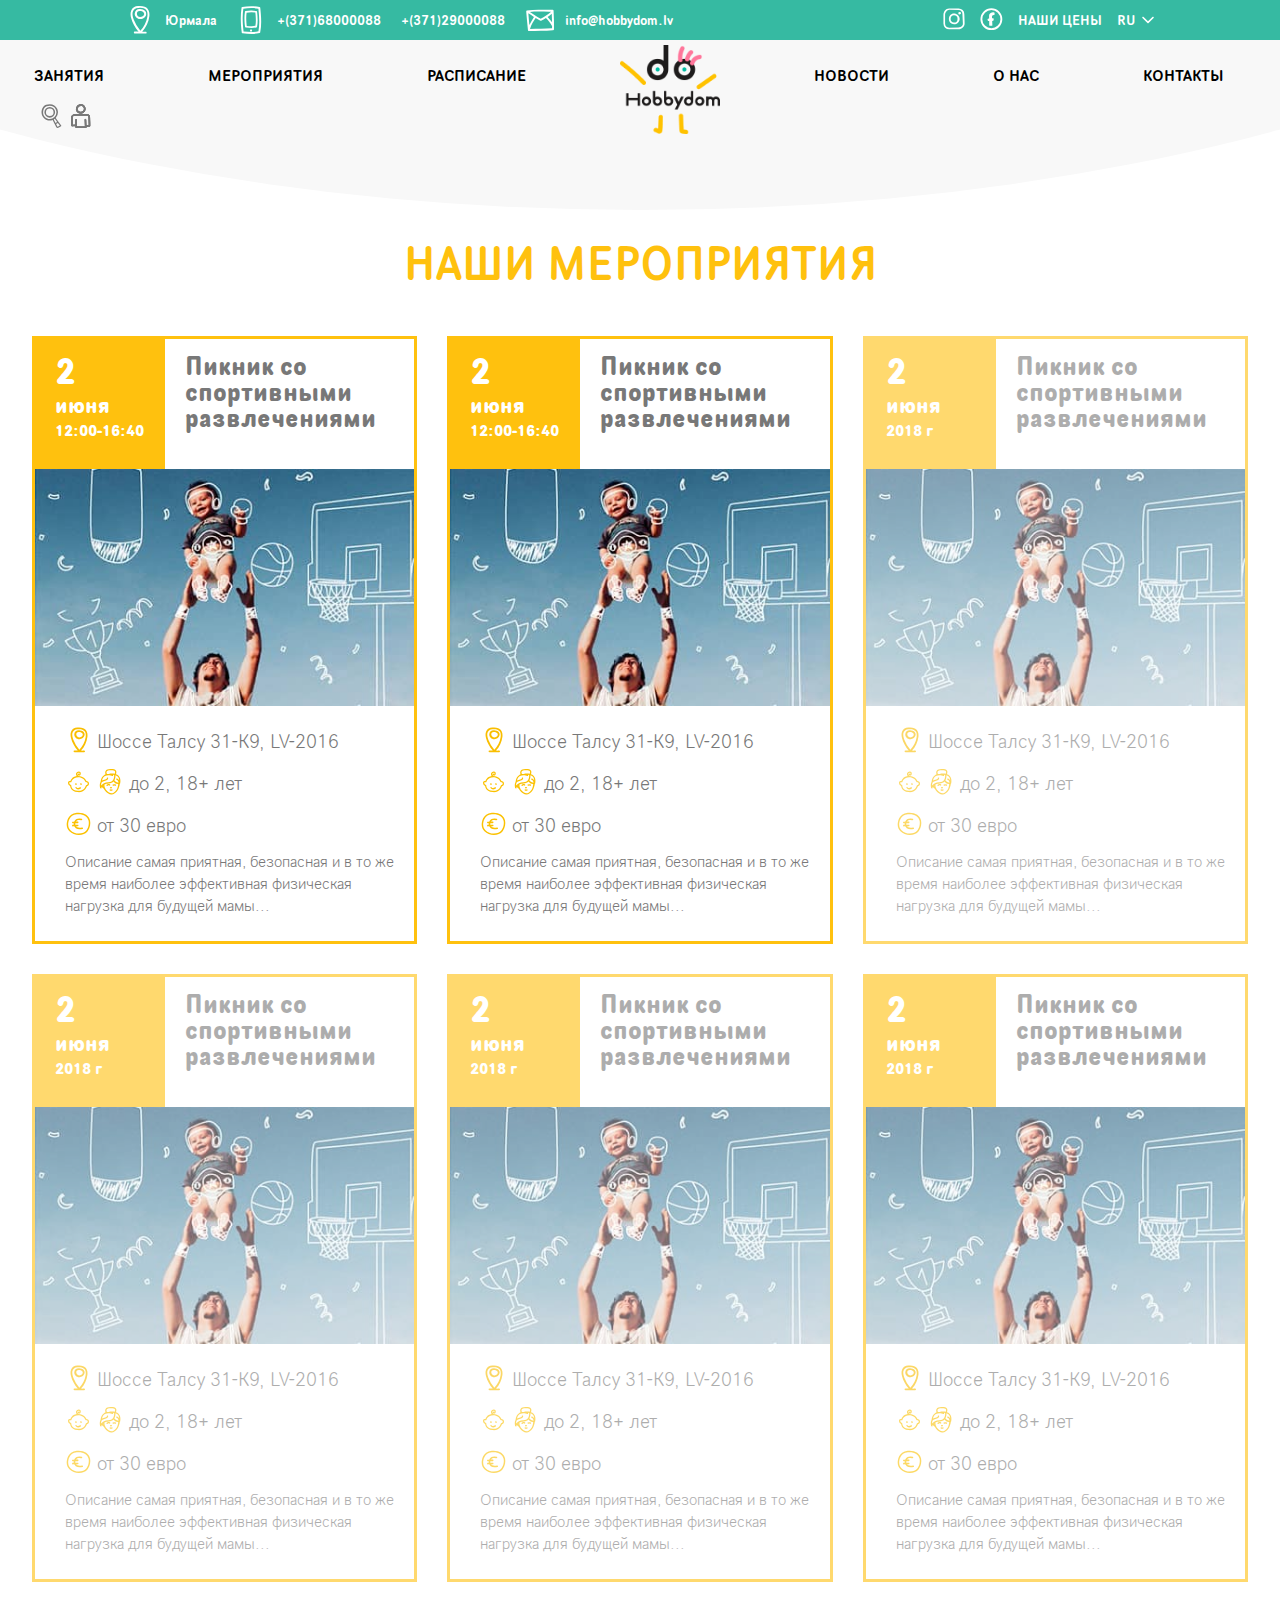
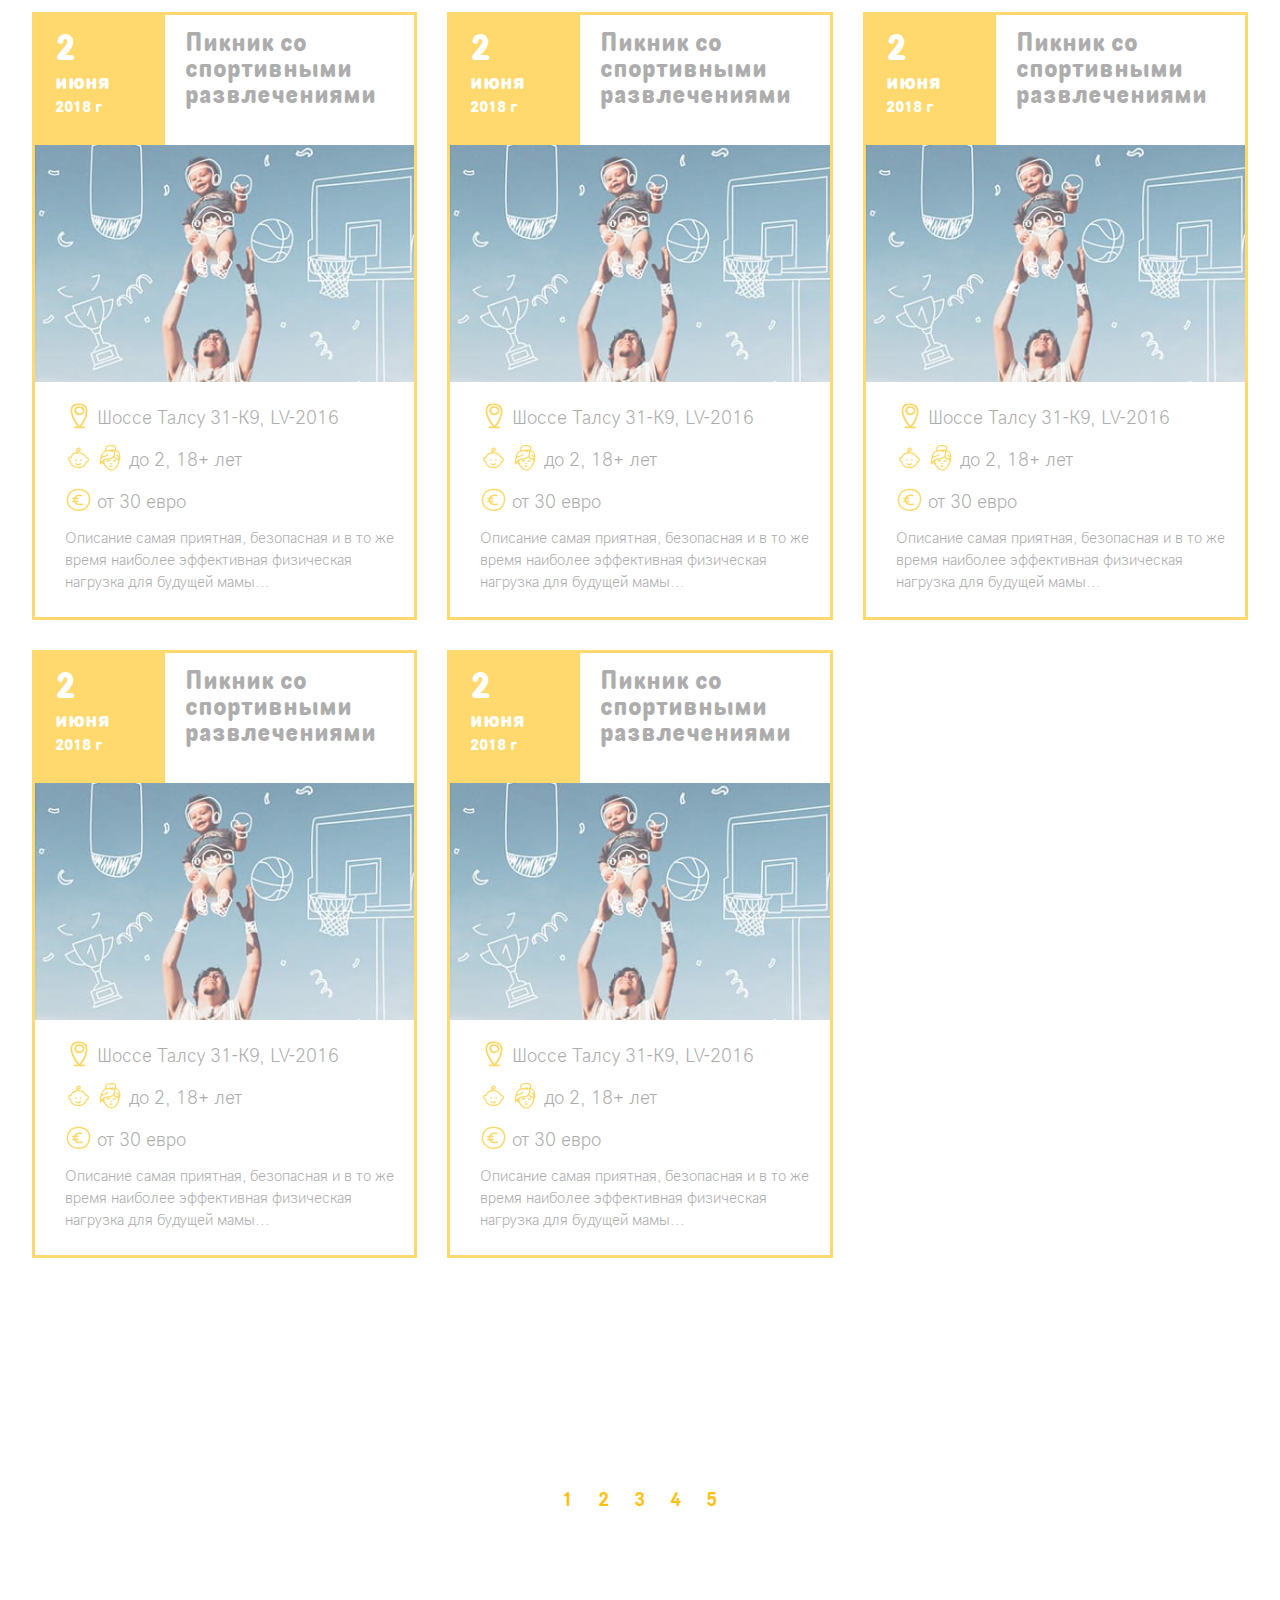
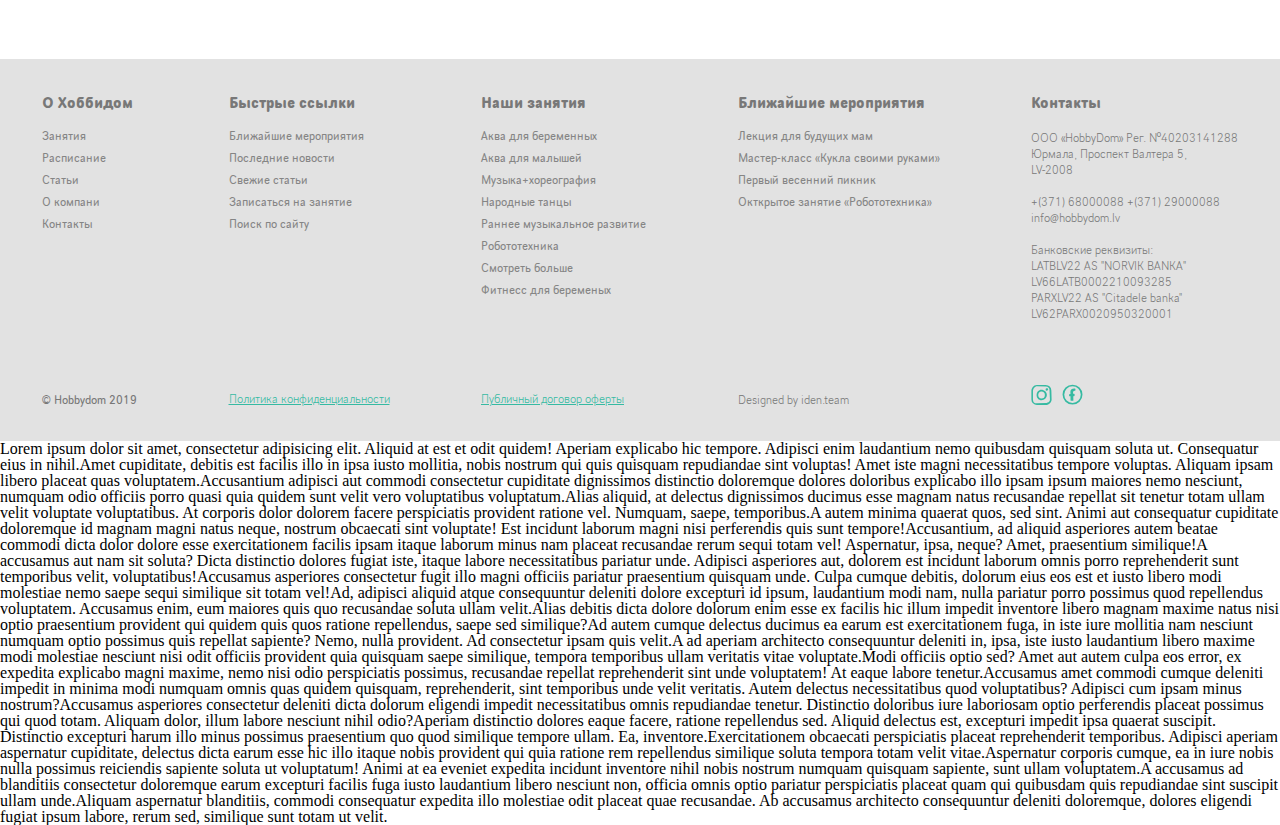
<file: assets/template/events.html>
<!DOCTYPE html>
<html>
<head>
    <meta http-equiv="Content-type" content="text/html; charset=utf-8"/>
    <meta http-equiv="X-UA-Compatible" content="ie=edge" />
    <meta name="viewport"
          content="width=device-width, user-scalable=no, initial-scale=1.0, maximum-scale=1.0, minimum-scale=1.0" />
    <title>Hobbydom</title>
    <link rel="apple-touch-icon" sizes="180x180" href="images/apple-touch-icon.png">
    <link rel="icon" type="image/png" sizes="32x32" href="images/favicon-32x32.png">
    <link rel="icon" type="image/png" sizes="16x16" href="images/favicon-16x16.png">
    <link rel="mask-icon" href="images/safari-pinned-tab.svg" color="#5bbad5">
    <meta name="msapplication-TileColor" content="#da532c">
    <meta name="theme-color" content="#ffffff">
    <meta property="og:site_name" content="hobbydom">
    <meta property="og:type" content="website">
    <meta property="og:title" content="hobbydom">
    <meta property="og:description" content="семейный клуб развития детей и родителей">
    <meta property="og:image" content="images/sharing_picture.png">
    <meta property="og:image:secure_url" content="images/sharing_picture.png">
    <meta property="og:image:type" content="image/jpeg">
    <meta property="og:image:width" content="1200">
    <meta property="og:image:height" content="630">
<link href="css/main.css" rel="stylesheet"></head>
<body class="clases-page">
<header>
    <nav class="b-nav">
        <div class="nav__top">
            <div class="nav__top--wrapper">
                <div class="nav__top--left">
                    <img src="images/location_pin_heder.svg" alt=""><a target="_blank" href="googlemaps">Юрмала</a>
                    <img src="images/phone.svg" alt=""><a href="tel:+(371)68000088">+(371)68000088</a><a href="tel:+(371)68000088">+(371)29000088</a>
                    <img src="images/mail.svg" alt=""><a href="mailto:info@hobbydom.lv">info@hobbydom.lv</a>
                </div>
                <div class="nav__top--right">
                    <a target="_blank" href="https://www.instagram.com/hobbydom_latvia/"><img class="nav__top--instagram" src="images/insta_heder.svg" alt=""></a>
                    <a target="_blank" href="https://www.facebook.com/hobbydomlv/"><img class="nav__top--facebook" src="images/fb_heder.svg" alt=""></a>
                    <a href="price">НАШИ ЦЕНЫ</a>
                    <div class="nav__top--languages" href="ru">RU
                        <svg version="1.1" xmlns="http://www.w3.org/2000/svg" width="1024" height="1024" viewBox="0 0 1024 1024">
                            <title></title>
                            <g id="icomoon-ignore">
                            </g>
                            <path fill="#fff" d="M225.835 414.165l256 256c16.683 16.683 43.691 16.683 60.331 0l256-256c16.683-16.683 16.683-43.691 0-60.331s-43.691-16.683-60.331 0l-225.835 225.835-225.835-225.835c-16.683-16.683-43.691-16.683-60.331 0s-16.683 43.691 0 60.331z"></path>
                        </svg>

                        <div class="languages-content">
                            <a href="#">RU</a><a href="#">LV</a>
                        </div>
                    </div>


                </div>
            </div>
        </div>
        <div class="nav__bottom">
            <div class="nav__wrapper">
                <nav class="nav">
                    <ul>
                        <li><a href="classes.html">Занятия</a></li>
                        <li><a href="events.html">Мероприятия</a></li>
                        <li><a href="shedule.html">Расписание</a></li>
                        <li class="nav--logo"><a href="index.html"><i><img src="images/Logo.png" alt=""></i><svg xmlns="http://www.w3.org/2000/svg" viewBox="0 0 272 130.11"><title>logo_text_svg</title><g id="logo"><g id="logo_smal"><polygon class="cls-1" points="44.96 61.8 21.74 61.8 21.74 49.9 15.88 49.9 15.88 81.28 21.74 81.28 21.74 67.13 44.96 67.13 44.96 81.28 50.82 81.28 50.82 49.9 44.96 49.9 44.96 61.8"/><path class="cls-1" d="M73,69.8a5.75,5.75,0,0,1-.45,2.26h0A5.82,5.82,0,0,1,63,73.93,6.14,6.14,0,0,1,61.78,72a5.67,5.67,0,0,1,0-4.5A6.17,6.17,0,0,1,63,65.67a5.85,5.85,0,0,1,1.86-1.25,5.85,5.85,0,0,1,4.51,0,5.77,5.77,0,0,1,3.11,3.12A5.78,5.78,0,0,1,73,69.8m2.33-8.16a11.63,11.63,0,0,0-3.67-2.47,11.77,11.77,0,0,0-9,0,11.51,11.51,0,0,0-6.13,6.13,11.73,11.73,0,0,0,0,9,11.52,11.52,0,0,0,6.13,6.13,11.73,11.73,0,0,0,9,0,11.49,11.49,0,0,0,6.13-6.13,11.73,11.73,0,0,0,0-9,11.6,11.6,0,0,0-2.46-3.66"/><path class="cls-1" d="M92.92,75.22A5.88,5.88,0,0,1,91.06,74a6.16,6.16,0,0,1-1.27-1.88,5.62,5.62,0,0,1-.47-2.3,5.45,5.45,0,0,1,.46-2.23,6.27,6.27,0,0,1,1.27-1.86,5.83,5.83,0,0,1,1.86-1.25,5.86,5.86,0,0,1,4.51,0,5.78,5.78,0,0,1,3.11,3.12,5.92,5.92,0,0,1,0,4.53A5.91,5.91,0,0,1,99.29,74a5.75,5.75,0,0,1-1.86,1.25,5.86,5.86,0,0,1-4.5,0m10.39-13.54a11.59,11.59,0,0,0-3.66-2.47,11.76,11.76,0,0,0-8.3-.26,12,12,0,0,0-2.07,1l0-16h-5.7V69.84a11.37,11.37,0,0,0,.9,4.5,11.49,11.49,0,0,0,6.13,6.13,11.71,11.71,0,0,0,9,0,11.47,11.47,0,0,0,6.13-6.13,11.72,11.72,0,0,0,0-9,11.53,11.53,0,0,0-2.47-3.67"/><path class="cls-1" d="M129,69.84a5.78,5.78,0,0,1-.45,2.26A5.89,5.89,0,0,1,127.3,74a5.76,5.76,0,0,1-1.86,1.25A5.81,5.81,0,0,1,119.07,74a6.16,6.16,0,0,1-1.27-1.88,5.62,5.62,0,0,1-.47-2.3,5.45,5.45,0,0,1,.46-2.23,6.27,6.27,0,0,1,1.27-1.86,5.83,5.83,0,0,1,1.86-1.25,5.86,5.86,0,0,1,4.51,0,5.78,5.78,0,0,1,3.11,3.12,5.77,5.77,0,0,1,.45,2.26m2.33-8.16a11.59,11.59,0,0,0-3.66-2.47,11.76,11.76,0,0,0-8.3-.26,12,12,0,0,0-2.07,1l0-16h-5.7V69.84a11.4,11.4,0,0,0,.9,4.5,11.49,11.49,0,0,0,6.13,6.13,11.71,11.71,0,0,0,9,0,11.49,11.49,0,0,0,6.13-6.13,11.72,11.72,0,0,0,0-9,11.53,11.53,0,0,0-2.47-3.67"/><polygon class="cls-1" points="148.57 71.65 142.74 58.35 136.34 58.35 145.23 78.6 139.18 90.58 145.7 90.58 149.01 84.25 161.49 58.35 154.98 58.35 148.57 71.65"/><path class="cls-1" d="M178.2,65.71a5.86,5.86,0,0,1,1.25,1.85,5.64,5.64,0,0,1,.45,2.24v0a5.8,5.8,0,0,1-.45,2.26A5.81,5.81,0,0,1,170,74a6.11,6.11,0,0,1-1.27-1.87,5.67,5.67,0,0,1,0-4.51A6.12,6.12,0,0,1,170,65.71a5.83,5.83,0,0,1,1.86-1.25,5.86,5.86,0,0,1,4.51,0,5.81,5.81,0,0,1,1.86,1.25m1.7-5.8a12,12,0,0,0-2-1,11.73,11.73,0,0,0-8.28.26,11.52,11.52,0,0,0-6.13,6.13,11.73,11.73,0,0,0,0,9,11.49,11.49,0,0,0,6.13,6.13,11.71,11.71,0,0,0,9,0,11.48,11.48,0,0,0,6.13-6.13,11.45,11.45,0,0,0,.9-4.54V43.9H179.9Z"/><path class="cls-1" d="M207.91,69.8a5.77,5.77,0,0,1-.45,2.26,5.86,5.86,0,0,1-1.25,1.87,5.79,5.79,0,0,1-1.86,1.25,5.85,5.85,0,0,1-4.51,0A5.75,5.75,0,0,1,198,73.93,6.05,6.05,0,0,1,196.72,72a5.66,5.66,0,0,1,0-4.5A6.08,6.08,0,0,1,198,65.67a5.81,5.81,0,0,1,1.86-1.25,5.85,5.85,0,0,1,4.51,0,5.78,5.78,0,0,1,3.11,3.12,5.79,5.79,0,0,1,.45,2.26m2.33-8.16h0a11.53,11.53,0,0,0-18.79,3.66,11.73,11.73,0,0,0,0,9,11.47,11.47,0,0,0,6.13,6.13,11.73,11.73,0,0,0,9,0,11.5,11.5,0,0,0,6.13-6.13,11.73,11.73,0,0,0,0-9,11.62,11.62,0,0,0-2.46-3.66"/><path class="cls-1" d="M252.26,63.46a10.09,10.09,0,0,0-5.93-4.82,10.3,10.3,0,0,0-5.95,0,10.78,10.78,0,0,0-2.67,1.24,10.11,10.11,0,0,0-1.66,1.43,9.28,9.28,0,0,0-1.71-1.44,10,10,0,0,0-2.62-1.24,10.28,10.28,0,0,0-5.95,0,11.29,11.29,0,0,0-1.51.59v-1h-5.69V81.36h5.69v-13a4.25,4.25,0,0,1,.35-1.7,4.55,4.55,0,0,1,1-1.42,4.47,4.47,0,0,1,4.87-1,4.56,4.56,0,0,1,2.39,2.39,4.2,4.2,0,0,1,.35,1.7v13h5.7v-13a4.22,4.22,0,0,1,.35-1.7,4.59,4.59,0,0,1,1-1.42,4.46,4.46,0,0,1,1.44-1,4.41,4.41,0,0,1,3.43,0,4.58,4.58,0,0,1,1.42,1,4.64,4.64,0,0,1,1,1.42,4.27,4.27,0,0,1,.35,1.7v13h5.69v-13a9.91,9.91,0,0,0-1.24-4.87"/></g></g></svg></a></li>
                        <li><a href="news.html">новости</a></li>
                        <li><a href="about-us.html">О нас</a></li>
                        <li><a href="contacts.html">Контакты</a></li>
                        <li class="nav--icons"><a href="#" id="search-button"><img class="search-button" src="images/search.svg" alt=""></a><a href="#"><img src="images/man.svg" alt=""></a></li>
                    </ul>
                </nav>
            </div>
            <div class="nav__wrapper--mobile">
                <div class="nav__mobile--content">
                    <div class="mobile__hamburger--wrapper">
                        <div class="mobile-hamburger"></div>
                    </div>
                    <a href="index.html" class="mobile__menu--logo-wrapper">
                        <svg xmlns="http://www.w3.org/2000/svg" viewBox="0 0 272 130.11"><title>logo_text_svg</title><g id="logo"><g id="logo_smal"><polygon class="cls-1" points="44.96 61.8 21.74 61.8 21.74 49.9 15.88 49.9 15.88 81.28 21.74 81.28 21.74 67.13 44.96 67.13 44.96 81.28 50.82 81.28 50.82 49.9 44.96 49.9 44.96 61.8"/><path class="cls-1" d="M73,69.8a5.75,5.75,0,0,1-.45,2.26h0A5.82,5.82,0,0,1,63,73.93,6.14,6.14,0,0,1,61.78,72a5.67,5.67,0,0,1,0-4.5A6.17,6.17,0,0,1,63,65.67a5.85,5.85,0,0,1,1.86-1.25,5.85,5.85,0,0,1,4.51,0,5.77,5.77,0,0,1,3.11,3.12A5.78,5.78,0,0,1,73,69.8m2.33-8.16a11.63,11.63,0,0,0-3.67-2.47,11.77,11.77,0,0,0-9,0,11.51,11.51,0,0,0-6.13,6.13,11.73,11.73,0,0,0,0,9,11.52,11.52,0,0,0,6.13,6.13,11.73,11.73,0,0,0,9,0,11.49,11.49,0,0,0,6.13-6.13,11.73,11.73,0,0,0,0-9,11.6,11.6,0,0,0-2.46-3.66"/><path class="cls-1" d="M92.92,75.22A5.88,5.88,0,0,1,91.06,74a6.16,6.16,0,0,1-1.27-1.88,5.62,5.62,0,0,1-.47-2.3,5.45,5.45,0,0,1,.46-2.23,6.27,6.27,0,0,1,1.27-1.86,5.83,5.83,0,0,1,1.86-1.25,5.86,5.86,0,0,1,4.51,0,5.78,5.78,0,0,1,3.11,3.12,5.92,5.92,0,0,1,0,4.53A5.91,5.91,0,0,1,99.29,74a5.75,5.75,0,0,1-1.86,1.25,5.86,5.86,0,0,1-4.5,0m10.39-13.54a11.59,11.59,0,0,0-3.66-2.47,11.76,11.76,0,0,0-8.3-.26,12,12,0,0,0-2.07,1l0-16h-5.7V69.84a11.37,11.37,0,0,0,.9,4.5,11.49,11.49,0,0,0,6.13,6.13,11.71,11.71,0,0,0,9,0,11.47,11.47,0,0,0,6.13-6.13,11.72,11.72,0,0,0,0-9,11.53,11.53,0,0,0-2.47-3.67"/><path class="cls-1" d="M129,69.84a5.78,5.78,0,0,1-.45,2.26A5.89,5.89,0,0,1,127.3,74a5.76,5.76,0,0,1-1.86,1.25A5.81,5.81,0,0,1,119.07,74a6.16,6.16,0,0,1-1.27-1.88,5.62,5.62,0,0,1-.47-2.3,5.45,5.45,0,0,1,.46-2.23,6.27,6.27,0,0,1,1.27-1.86,5.83,5.83,0,0,1,1.86-1.25,5.86,5.86,0,0,1,4.51,0,5.78,5.78,0,0,1,3.11,3.12,5.77,5.77,0,0,1,.45,2.26m2.33-8.16a11.59,11.59,0,0,0-3.66-2.47,11.76,11.76,0,0,0-8.3-.26,12,12,0,0,0-2.07,1l0-16h-5.7V69.84a11.4,11.4,0,0,0,.9,4.5,11.49,11.49,0,0,0,6.13,6.13,11.71,11.71,0,0,0,9,0,11.49,11.49,0,0,0,6.13-6.13,11.72,11.72,0,0,0,0-9,11.53,11.53,0,0,0-2.47-3.67"/><polygon class="cls-1" points="148.57 71.65 142.74 58.35 136.34 58.35 145.23 78.6 139.18 90.58 145.7 90.58 149.01 84.25 161.49 58.35 154.98 58.35 148.57 71.65"/><path class="cls-1" d="M178.2,65.71a5.86,5.86,0,0,1,1.25,1.85,5.64,5.64,0,0,1,.45,2.24v0a5.8,5.8,0,0,1-.45,2.26A5.81,5.81,0,0,1,170,74a6.11,6.11,0,0,1-1.27-1.87,5.67,5.67,0,0,1,0-4.51A6.12,6.12,0,0,1,170,65.71a5.83,5.83,0,0,1,1.86-1.25,5.86,5.86,0,0,1,4.51,0,5.81,5.81,0,0,1,1.86,1.25m1.7-5.8a12,12,0,0,0-2-1,11.73,11.73,0,0,0-8.28.26,11.52,11.52,0,0,0-6.13,6.13,11.73,11.73,0,0,0,0,9,11.49,11.49,0,0,0,6.13,6.13,11.71,11.71,0,0,0,9,0,11.48,11.48,0,0,0,6.13-6.13,11.45,11.45,0,0,0,.9-4.54V43.9H179.9Z"/><path class="cls-1" d="M207.91,69.8a5.77,5.77,0,0,1-.45,2.26,5.86,5.86,0,0,1-1.25,1.87,5.79,5.79,0,0,1-1.86,1.25,5.85,5.85,0,0,1-4.51,0A5.75,5.75,0,0,1,198,73.93,6.05,6.05,0,0,1,196.72,72a5.66,5.66,0,0,1,0-4.5A6.08,6.08,0,0,1,198,65.67a5.81,5.81,0,0,1,1.86-1.25,5.85,5.85,0,0,1,4.51,0,5.78,5.78,0,0,1,3.11,3.12,5.79,5.79,0,0,1,.45,2.26m2.33-8.16h0a11.53,11.53,0,0,0-18.79,3.66,11.73,11.73,0,0,0,0,9,11.47,11.47,0,0,0,6.13,6.13,11.73,11.73,0,0,0,9,0,11.5,11.5,0,0,0,6.13-6.13,11.73,11.73,0,0,0,0-9,11.62,11.62,0,0,0-2.46-3.66"/><path class="cls-1" d="M252.26,63.46a10.09,10.09,0,0,0-5.93-4.82,10.3,10.3,0,0,0-5.95,0,10.78,10.78,0,0,0-2.67,1.24,10.11,10.11,0,0,0-1.66,1.43,9.28,9.28,0,0,0-1.71-1.44,10,10,0,0,0-2.62-1.24,10.28,10.28,0,0,0-5.95,0,11.29,11.29,0,0,0-1.51.59v-1h-5.69V81.36h5.69v-13a4.25,4.25,0,0,1,.35-1.7,4.55,4.55,0,0,1,1-1.42,4.47,4.47,0,0,1,4.87-1,4.56,4.56,0,0,1,2.39,2.39,4.2,4.2,0,0,1,.35,1.7v13h5.7v-13a4.22,4.22,0,0,1,.35-1.7,4.59,4.59,0,0,1,1-1.42,4.46,4.46,0,0,1,1.44-1,4.41,4.41,0,0,1,3.43,0,4.58,4.58,0,0,1,1.42,1,4.64,4.64,0,0,1,1,1.42,4.27,4.27,0,0,1,.35,1.7v13h5.69v-13a9.91,9.91,0,0,0-1.24-4.87"/></g></g></svg>
                        <img class="mobile__menu--img-logo" src="images/Logo.png" alt="">
                    </a>
                    <div class="mobile__language-picker">RU
                        <svg version="1.1" xmlns="http://www.w3.org/2000/svg" width="1024" height="1024" viewBox="0 0 1024 1024">
                            <title></title>
                            <g id="icomoon-ignore">
                            </g>
                            <path fill="#36baa5" d="M225.835 414.165l256 256c16.683 16.683 43.691 16.683 60.331 0l256-256c16.683-16.683 16.683-43.691 0-60.331s-43.691-16.683-60.331 0l-225.835 225.835-225.835-225.835c-16.683-16.683-43.691-16.683-60.331 0s-16.683 43.691 0 60.331z"></path>
                        </svg>
                        <div class="mobile--languages-content">
                            <a href="#">RU</a><a href="#">LV</a>
                        </div>
                    </div>

                </div>
                <div class="mobile-menu">
                    <div class="mobile-menu-top">
                        <ul>
                            <li><a href="classes.html">занятия</a></li>
                            <li><a href="events.html">мероприятия</a></li>
                            <li><a href="shedule.html">расписание</a></li>
                            <li><a href="news.html">новости</a></li>
                            <li><a href="#">наши цены</a></li>
                            <li><a href="about-us.html">о нас</a></li>
                            <li><a href="contacts.html">контакты</a></li>
                            <li class="nav--icons">
                                <a href="#">
                                    <svg xmlns="http://www.w3.org/2000/svg" id="Layer_21" data-name="Layer 1" viewBox="0 0 200 200"><defs><style>.cls-1{fill:#36baa2}</style></defs><path class="cls-1" d="M86 27.08A42.9 42.9 0 1 0 128.87 70 42.95 42.95 0 0 0 86 27.08zm0 73.45A30.55 30.55 0 1 1 116.54 70 30.59 30.59 0 0 1 86 100.53zm0 0"/><path class="cls-1" d="M133.82 115.17a65.65 65.65 0 0 0 18-45.24c0-10.91-4.54-23-6.49-27.73-9.6-23.15-31.59-37-58.81-37a86.16 86.16 0 0 0-29.82 5.47c-26 9.68-37 38.41-36.31 62.57.9 33.91 30.91 62.55 65.52 62.55a65.49 65.49 0 0 0 23.42-4.32c6.37 13.54 13.14 26.91 20.12 40.13 3.42 6.49 6.07 14.26 10.31 20.25 6.9 9.71 29-4.35 35.18-9.47a.39.39 0 0 0 .08-.08c2.74-.9 4.75-3.81 2.64-6.83-14.21-20.43-30.26-39.52-43.89-60.34zm-101-42.22c-.53-19.77 8-43.12 28.28-50.68a73.8 73.8 0 0 1 25.51-4.69c22.39 0 39.66 10.7 47.41 29.36 3.48 8.38 5.55 17 5.55 23A53.62 53.62 0 0 1 86 123.49c-28.1 0-52.46-23.14-53.19-50.54zm85.45 54.42a68.26 68.26 0 0 0 8.27-5.51c5.7 8.58 11.77 16.89 18 25.13a141.27 141.27 0 0 0-12.26 8.52c-4.76-9.32-9.47-18.67-14-28.13zm29 57.58c-3.41-6.86-6.9-13.68-10.41-20.5a128.08 128.08 0 0 1 13.67-9.51c5.44 7.19 10.88 14.38 16.11 21.72a43.8 43.8 0 0 1-19.37 8.29zm0 0"/></svg>
                                </a>
                                <a href="#">
                                    <svg xmlns="http://www.w3.org/2000/svg" id="Layer_21" data-name="Layer 1" viewBox="0 0 200 200"><defs><style>.cls-1{fill:#36baa2}</style></defs><path class="cls-1" d="M69.69 73a39.62 39.62 0 0 0 22.93 7.6c10.48 0 20.78-4.4 29-12.38 2.19-2.11 4.44-4.56 5.06-5.31a6 6 0 0 0 .82-1.23c7.93-15 6.59-30.48-3.66-42.54-2-2.31-4.39-5.09-5.3-6a6.66 6.66 0 0 0-1.6-1.14 46.56 46.56 0 0 0-21.4-5.5c-9.77 0-19.18 3.45-27.94 10.24a5.56 5.56 0 0 0-1.14 1.11c-.6.76-2.59 3.48-4.43 6.18-11.77 17.29-8.62 37.4 7.66 48.97zm6-45.66a7.55 7.55 0 0 0 .53-.65 20.4 20.4 0 0 1 6-4.39 28.61 28.61 0 0 1 12.92-3.08 30.71 30.71 0 0 1 7.92 1.06 25.16 25.16 0 0 1 10.28 6.35c6.05 6.78 8 14.67 5.55 22.8A22.88 22.88 0 0 1 116 55.6l-.09.1c-5.53 7.43-13.36 11.52-22 11.52-10.61 0-20.67-6.16-24.47-15-2.02-4.68-3.9-14.22 6.27-24.92zM169.73 142l-.28-8.63c-.08-2.27-.13-4.53-.18-6.8v-3.46l-.09-2.52c0-1.39-.1-2.79-.17-4.19 0-.22 0-.44-.05-.66s0-.39 0-.58v-.74l-.07-1.06c-.06-.91-.12-1.81-.21-2.71 0-.22 0-.43-.07-.65s0-.38-.06-.58a51.19 51.19 0 0 0-.94-6c-.09-.39-.2-.77-.31-1.15l-.1-.34a26.21 26.21 0 0 0-1.34-3.81 19.3 19.3 0 0 0-2.75-4.43 17.49 17.49 0 0 0-2.25-2.13c-.42-.35-.86-.69-1.33-1s-.87-.58-1.32-.84A28.29 28.29 0 0 0 155.1 88a27.08 27.08 0 0 0-4.92-1.72 20 20 0 0 0-3.55-.61c-1.46-.1-2.9-.14-4.25-.16h-2.52c-1.56 0-3.12 0-4.69.06l-2.51.06c-1.83 0-4 .08-6.16.07l-10.8-.11q-5.37-.08-10.71-.11c-12.92-.12-28.15-.15-43.13.52-8.63.39-16.5 1-24.06 1.77a6 6 0 0 0-2.32.25 26.5 26.5 0 0 0-16.58 14.25 7.84 7.84 0 0 0-.58 2 5.91 5.91 0 0 0-.57 2.47q-.12 6.23-.27 12.46c-.44 18.84-.89 38.32.28 57.5a5.74 5.74 0 0 0 3.06 4.88 5.31 5.31 0 0 0 3.61 1.32c9 0 17.77 0 26.61-.42v7.34a5.9 5.9 0 0 0 .6 2.63 5.18 5.18 0 0 0 5.09 3.55c13 0 26.25.15 39 .28s26.11.27 39.16.28a5.17 5.17 0 0 0 4.66-2.62 6.17 6.17 0 0 0 .06-5.78v-2c7.13-.34 14.17-.39 21.35-.4a5.38 5.38 0 0 0 3.12-.93 6.25 6.25 0 0 0 4.58-1.42 5.49 5.49 0 0 0 1.86-4.31c.03-12.42-.39-24.99-.79-37.1zm-43.93-11.61c.78 14 1.75 39.13 2 54.92-10.58 0-21.31-.15-31.7-.25-10.88-.11-22.12-.22-33.2-.26 0-6.91-.11-15.5-.18-24.1-.09-10.81-.19-22-.2-29.56a5.46 5.46 0 0 0-2.76-4.94 6.56 6.56 0 0 0-6.37 0 5.45 5.45 0 0 0-2.73 4.93c0 7.08.1 17 .19 27.41 0 4.3.07 8.62.11 12.77-7.62.32-15.11.39-21.58.41-.85-17.78-.42-35.86 0-53.35q.13-5.5.25-11a14.74 14.74 0 0 1 8.66-7.73c12.4-1.3 25.56-2 41.41-2.24 8.26-.13 16.49-.1 26.29 0l8.75.09 6.77.07h20.96a26.39 26.39 0 0 1 5.25.49 10.06 10.06 0 0 1 5.1 2.57 10.71 10.71 0 0 1 1.85 2.4 11.07 11.07 0 0 1 .71 1.48c.14.37.26.75.36 1.13s.2.8.28 1.19a25.27 25.27 0 0 1 .37 3.26v.59l.17 2.66v.67l.12 2c.08 1.33.16 2.67.25 4l.11 1.81c.08 1.28.16 2.56.22 3.8a1.67 1.67 0 0 0 0 .21c.46 9.57.83 20 1.11 31.85.12 5 .2 10.42.23 17-6.15 0-12.68.09-19.25.4-.37-14.21-1.1-32.81-1.76-44.7a5.8 5.8 0 0 0-3.21-5 6.54 6.54 0 0 0-6.34.26 5.19 5.19 0 0 0-2.24 4.76z"/><path class="cls-1" d="M69.78 72.72a39.48 39.48 0 0 0 22.85 7.57c10.44 0 20.7-4.38 28.9-12.33 2.18-2.11 4.42-4.54 5-5.29a5.93 5.93 0 0 0 .82-1.22c7.9-14.92 6.57-30.37-3.64-42.38-2-2.3-4.38-5.07-5.28-5.93a6.63 6.63 0 0 0-1.57-1.14 46.39 46.39 0 0 0-21.32-5.48c-9.73 0-19.11 3.44-27.84 10.2a5.54 5.54 0 0 0-1.14 1.11C66 18.59 64 21.3 62.15 24c-11.73 17.19-8.6 37.23 7.63 48.72zm6-45.5a7.53 7.53 0 0 0 .53-.65 20.33 20.33 0 0 1 5.94-4.37 28.5 28.5 0 0 1 12.88-3.07 30.59 30.59 0 0 1 7.87 1.05 25.07 25.07 0 0 1 10.24 6.33c6 6.76 7.94 14.61 5.53 22.72a22.8 22.8 0 0 1-2.83 6.2l-.09.1c-5.51 7.4-13.31 11.48-22 11.48-10.57 0-20.6-6.13-24.38-14.92-1.95-4.7-3.83-14.16 6.3-24.87zm93.68 114.25l-.28-8.6a509.8 509.8 0 0 1-.18-6.77v-3.45l-.09-2.51c0-1.38-.1-2.78-.17-4.18 0-.22 0-.44-.05-.66s0-.39 0-.58v-.73l-.07-1.05c-.06-.9-.12-1.81-.21-2.7 0-.22 0-.43-.07-.65s0-.38-.06-.57a51 51 0 0 0-.93-6c-.09-.39-.2-.77-.31-1.15l-.1-.34a26.12 26.12 0 0 0-1.34-3.79 19.23 19.23 0 0 0-2.74-4.42 17.43 17.43 0 0 0-2.24-2.12c-.42-.34-.85-.69-1.32-1s-.87-.58-1.31-.84a28.18 28.18 0 0 0-2.92-1.56A27 27 0 0 0 150 86a19.93 19.93 0 0 0-3.54-.6c-1.45-.1-2.89-.14-4.24-.16h-2.51c-1.56 0-3.11 0-4.67.06l-2.5.06c-1.83 0-4 .08-6.14.07l-10.76-.11q-5.35-.08-10.67-.11c-12.87-.12-28-.15-43 .52-8.6.39-16.44 1-24 1.76a6 6 0 0 0-2.31.25 26.4 26.4 0 0 0-16.51 14.16 7.81 7.81 0 0 0-.58 2 5.88 5.88 0 0 0-.57 2.46q-.12 6.21-.27 12.41c-.44 18.77-.89 38.18.28 57.29a5.72 5.72 0 0 0 3 4.87 5.3 5.3 0 0 0 3.6 1.32c8.94 0 17.71 0 26.51-.41v7.31a5.88 5.88 0 0 0 .59 2.62 5.16 5.16 0 0 0 5.06 3.47c13 0 26.15.15 38.9.28s26 .27 39 .28a5.16 5.16 0 0 0 4.64-2.61 6.15 6.15 0 0 0 .06-5.76v-2c7.1-.34 14.12-.39 21.27-.4a5.36 5.36 0 0 0 3.11-.93 6.23 6.23 0 0 0 4.56-1.42 5.47 5.47 0 0 0 1.85-4.3c.11-12.29-.31-24.81-.7-36.91zm-43.77-11.53c.78 14 1.75 39 2 54.72-10.54 0-21.23-.15-31.59-.25-10.84-.11-22-.22-33.08-.26 0-6.89-.11-15.44-.18-24-.09-10.77-.19-21.91-.2-29.46a5.44 5.44 0 0 0-2.75-4.92 6.54 6.54 0 0 0-6.35 0 5.43 5.43 0 0 0-2.72 4.92c0 7.05.1 16.89.19 27.31 0 4.28.07 8.59.11 12.73-7.59.32-15.06.39-21.5.41-.84-17.71-.42-35.73 0-53.16q.13-5.48.24-11a14.69 14.69 0 0 1 8.63-7.7c12.35-1.3 25.47-2 41.26-2.23 8.23-.13 16.43-.1 26.19 0l8.72.09 6.75.07h20.88a26.3 26.3 0 0 1 5.23.49 10 10 0 0 1 5.09 2.56 10.67 10.67 0 0 1 1.85 2.39 11 11 0 0 1 .71 1.48c.14.37.26.75.36 1.12s.2.79.28 1.18a25.18 25.18 0 0 1 .37 3.25v.59l.17 2.65v.67l.12 2c.08 1.33.16 2.66.25 4l.11 1.81c.08 1.28.15 2.55.22 3.79a1.66 1.66 0 0 0 0 .21c.46 9.54.82 19.92 1.11 31.74.12 5 .2 10.38.23 16.93-6.12 0-12.63.09-19.18.4-.37-14.16-1.1-32.69-1.76-44.54a5.78 5.78 0 0 0-3.2-5 6.52 6.52 0 0 0-6.32.26 5.17 5.17 0 0 0-2.24 4.75z"/><path class="cls-1" d="M69.93 72.28a39.22 39.22 0 0 0 22.7 7.52c10.37 0 20.57-4.35 28.71-12.25 2.17-2.09 4.39-4.51 5-5.26a5.89 5.89 0 0 0 .82-1.22C135 46.26 133.7 30.91 123.55 19c-1.95-2.29-4.35-5-5.24-5.89a6.59 6.59 0 0 0-1.6-1.13 46.09 46.09 0 0 0-21.18-5.46c-9.67 0-19 3.41-27.65 10.14a5.5 5.5 0 0 0-1.13 1.1c-.59.75-2.56 3.44-4.38 6.12C50.7 41 53.82 60.87 69.93 72.28zm6-45.2a7.48 7.48 0 0 0 .53-.64 20.19 20.19 0 0 1 5.91-4.35 28.32 28.32 0 0 1 12.79-3 30.39 30.39 0 0 1 7.84 1 24.91 24.91 0 0 1 10.17 6.28c6 6.71 7.89 14.52 5.49 22.57a22.65 22.65 0 0 1-2.81 6.16l-.09.1c-5.48 7.36-13.23 11.41-21.82 11.41-10.5 0-20.46-6.09-24.22-14.82-2.03-4.66-3.9-14.07 6.17-24.7zM169 140.58l-.28-8.54c-.08-2.24-.13-4.48-.18-6.73v-3.42l-.09-2.49c0-1.38-.1-2.76-.17-4.15 0-.22 0-.44-.05-.66s0-.39 0-.57v-.73l-.07-1c-.06-.9-.12-1.79-.21-2.68 0-.21 0-.43-.07-.64s0-.37-.06-.57a50.67 50.67 0 0 0-.93-6c-.09-.39-.19-.76-.3-1.14l-.1-.34a26 26 0 0 0-1.33-3.77 19.1 19.1 0 0 0-2.72-4.39 17.32 17.32 0 0 0-2.44-2.13c-.42-.34-.85-.68-1.31-1s-.87-.58-1.3-.84a28 28 0 0 0-2.9-1.55 26.81 26.81 0 0 0-4.87-1.7 19.8 19.8 0 0 0-3.52-.6c-1.44-.1-2.87-.14-4.21-.16h-2.5c-1.55 0-3.09 0-4.64.06l-2.48.06c-1.81 0-4 .08-6.1.07l-10.69-.11q-5.32-.07-10.6-.11c-12.79-.12-27.86-.15-42.69.51-8.54.39-16.33 1-23.82 1.75a5.91 5.91 0 0 0-2.3.24 26.23 26.23 0 0 0-16.4 14.06 7.76 7.76 0 0 0-.58 2 5.85 5.85 0 0 0-.56 2.45q-.12 6.17-.27 12.33c-.43 18.65-.88 37.93.27 56.91a5.69 5.69 0 0 0 3 4.83 5.26 5.26 0 0 0 3.58 1.31c8.89 0 17.59 0 26.34-.41v7.26a5.84 5.84 0 0 0 .59 2.6 5.12 5.12 0 0 0 5 3.45c12.88 0 26 .15 38.65.28s25.84.27 38.76.28a5.12 5.12 0 0 0 4.61-2.59 6.11 6.11 0 0 0 .06-5.73v-1.95c7.05-.34 14-.38 21.13-.39a5.32 5.32 0 0 0 3.09-.92 6.19 6.19 0 0 0 4.53-1.41 5.43 5.43 0 0 0 1.84-4.27c.06-12.29-.35-24.73-.71-36.76zm-43.48-11.45c.78 13.89 1.74 38.73 2 54.37-10.47 0-21.1-.15-31.38-.25-10.77-.11-21.9-.21-32.86-.25 0-6.84-.11-15.34-.18-23.86-.09-10.7-.19-21.77-.2-29.26a5.41 5.41 0 0 0-2.81-4.88 6.5 6.5 0 0 0-6.31 0 5.39 5.39 0 0 0-2.7 4.88c0 7 .1 16.78.19 27.13 0 4.25.07 8.53.1 12.64-7.54.32-15 .39-21.36.4-.84-17.6-.42-35.49 0-52.81q.13-5.45.24-10.9a14.59 14.59 0 0 1 8.57-7.65c12.27-1.29 25.3-2 41-2.21 8.18-.13 16.32-.1 26 0l8.66.09 6.7.07h20.75a26.12 26.12 0 0 1 5.2.48 10 10 0 0 1 5.05 2.54A10.6 10.6 0 0 1 154 102a11 11 0 0 1 .7 1.47c.14.37.26.74.36 1.12s.2.79.27 1.18a25 25 0 0 1 .36 3.22v.59l.16 2.63v.66l.12 2c.08 1.32.16 2.64.25 4l.11 1.79c.08 1.27.15 2.54.22 3.76a1.65 1.65 0 0 0 0 .21c.46 9.48.82 19.79 1.1 31.53.12 4.94.19 10.31.22 16.82-6.08 0-12.55.08-19.05.4-.36-14.06-1.09-32.48-1.74-44.25a5.74 5.74 0 0 0-3.18-4.94 6.47 6.47 0 0 0-6.28.25 5.14 5.14 0 0 0-2.14 4.69z"/><path class="cls-1" d="M70.09 71.85a39 39 0 0 0 22.55 7.47c10.3 0 20.43-4.32 28.53-12.17 2.15-2.08 4.36-4.48 5-5.22a5.85 5.85 0 0 0 .81-1.21c7.8-14.73 6.48-30-3.6-41.83-1.93-2.27-4.32-5-5.21-5.85a6.55 6.55 0 0 0-1.59-1.12 45.79 45.79 0 0 0-21-5.4c-9.67 0-18.92 3.39-27.58 10.07a5.47 5.47 0 0 0-1.13 1.1c-.59.75-2.54 3.42-4.35 6.08C51 40.74 54.08 60.52 70.09 71.85zM76 27a7.43 7.43 0 0 0 .52-.64A20.06 20.06 0 0 1 82.41 22a28.13 28.13 0 0 1 12.71-3 30.19 30.19 0 0 1 7.79 1A24.75 24.75 0 0 1 113 26.24c6 6.67 7.84 14.42 5.46 22.42a22.5 22.5 0 0 1-2.79 6.12l-.09.1c-5.44 7.31-13.14 11.33-21.67 11.33-10.43 0-20.33-6.05-24.06-14.72C67.86 46.86 66 37.52 76 27zm92.47 112.7l-.28-8.49c-.08-2.23-.13-4.45-.17-6.69v-3.4l-.09-2.47c0-1.37-.1-2.75-.17-4.12 0-.22 0-.43-.05-.65s0-.39 0-.57v-.72l-.07-1c-.06-.89-.12-1.78-.21-2.66 0-.21 0-.43-.07-.64s0-.37-.06-.57a50.33 50.33 0 0 0-.92-5.94c-.09-.38-.19-.76-.3-1.13l-.1-.33a25.77 25.77 0 0 0-1.32-3.74 19 19 0 0 0-2.7-4.36 17.2 17.2 0 0 0-2.21-2.1c-.41-.34-.84-.68-1.31-1s-.86-.57-1.29-.83a27.81 27.81 0 0 0-2.88-1.54 26.63 26.63 0 0 0-5.03-1.75 19.67 19.67 0 0 0-3.5-.6c-1.44-.1-2.85-.14-4.18-.16h-2.48c-1.54 0-3.07 0-4.61.06l-2.46.06c-1.8 0-3.93.08-6.06.07l-10.62-.11q-5.28-.07-10.53-.11c-12.7-.12-27.68-.15-42.41.51-8.48.39-16.23 1-23.66 1.74a5.87 5.87 0 0 0-2.28.24 26.06 26.06 0 0 0-16.29 14 7.71 7.71 0 0 0-.57 2 5.81 5.81 0 0 0-.56 2.43q-.12 6.13-.27 12.25c-.43 18.52-.88 37.68.27 56.54a5.65 5.65 0 0 0 3 4.8 5.23 5.23 0 0 0 3.55 1.3c8.83 0 17.48 0 26.17-.41v7.22a5.8 5.8 0 0 0 .59 2.59 5.09 5.09 0 0 0 5 3.43c12.79 0 25.81.15 38.39.28s25.67.26 38.51.28a5.09 5.09 0 0 0 4.58-2.57 6.07 6.07 0 0 0 .06-5.69v-1.94c7-.34 13.93-.38 21-.39a5.29 5.29 0 0 0 3.07-.91 6.15 6.15 0 0 0 4.5-1.4 5.39 5.39 0 0 0 1.82-4.24c0-12.27-.41-24.62-.8-36.57zm-43.2-11.38c.77 13.8 1.72 38.47 2 54-10.4 0-21-.15-31.17-.25-10.7-.11-21.75-.21-32.65-.25 0-6.8-.11-15.24-.18-23.7-.09-10.63-.19-21.63-.2-29.07a5.37 5.37 0 0 0-2.71-4.86 6.46 6.46 0 0 0-6.27 0 5.35 5.35 0 0 0-2.68 4.85c0 7 .1 16.67.19 26.95 0 4.22.07 8.48.1 12.56-7.49.32-14.86.39-21.22.4-.83-17.48-.42-35.26 0-52.46q.13-5.41.24-10.82a14.5 14.5 0 0 1 8.51-7.6c12.19-1.28 25.14-2 40.72-2.2 8.13-.12 16.21-.1 25.85 0l8.61.09L121 96h20.6a26 26 0 0 1 5.16.48 9.89 9.89 0 0 1 5 2.53 10.53 10.53 0 0 1 1.82 2.36 10.89 10.89 0 0 1 .7 1.46c.14.37.26.74.36 1.11s.19.78.27 1.17a24.85 24.85 0 0 1 .36 3.2v.58l.16 2.61v.66l.12 2 .24 3.93.11 1.78c.08 1.26.15 2.52.22 3.74a1.64 1.64 0 0 0 0 .2c.46 9.42.81 19.66 1.1 31.32.12 4.91.19 10.25.22 16.71-6 0-12.47.08-18.93.39-.36-14-1.08-32.27-1.73-44a5.7 5.7 0 0 0-3.16-4.91 6.43 6.43 0 0 0-6.24.25 5.1 5.1 0 0 0-2.11 4.76z"/></svg>
                                </a>
                            </li>
                        </ul>
                        <ul class="mobile-menu__icons--right">
                            <li>Юрмала
                                <a class="mobile-menu-mail" href="mailto:info@hobbydom.lv">info@hobbydom.lv</a>
                            </li>
                            <li><a href="tel:+37168000088">+(371)68000088</a></li>
                            <li><a href="tel:+37129000088">+(371)29000088</a></li>
                            <li><a class="mobile-menu--icons" href="https://www.instagram.com/hobbydom_latvia/"><img src="images/insta_footer.svg" alt=""><span>instagram</span></a></li>
                            <li><a class="mobile-menu--icons" href="https://www.facebook.com/hobbydomlv/"><img src="images/fb_footer.svg" alt=""><span>facebook</span></a></li>
                        </ul>
                    </div>
                    <!--                        <div class="mobile-menu-bot">-->
                    <!--                            <ul>-->
                    <!--                                <li>Юрмала</li>-->
                    <!--                                <li><a href="mailto:info@hobbydom.lv">info@hobbydom.lv</a></li>-->
                    <!--                                <li><a class="mobile-menu&#45;&#45;icons" href="https://www.instagram.com/hobbydom_latvia/"><img src="images/insta_footer.svg" alt=""><span>instagram</span></a></li>-->
                    <!--                            </ul>-->
                    <!--                            <ul>-->
                    <!--                                <li><a href="tel:+37168000088">+(371)68000088</a></li>-->
                    <!--                                <li><a href="tel:+37129000088">+(371)29000088</a></li>-->
                    <!--                                <li><a class="mobile-menu&#45;&#45;icons" href="https://www.facebook.com/hobbydomlv/"><img src="images/fb_footer.svg" alt=""><span>facebook</span></a></li>-->
                    <!--                            </ul>-->
                    <!--                        </div>-->
                </div>
            </div>
            <div class="nav__slider--article">

            </div>
        </div>
    </nav>
</header>
<section class="clases__header">

</section>

<section class="events">
    <div class="events__inner">
        <h3>наши мероприятия</h3>
        <div class="events__tiles">
            <div class="events__tile">
                <div class="events__tile--top">
                    <div class="events__tile--date">
                        <p class="events__tile--num">2</p>
                        <p class="events__tile--month">июня</p>
                        <p class="events__tile--time">12:00-16:40</p>
                    </div>
                    <div class="events__tile--descr">
                        <p>Пикник со спортивными развлечениями</p>
                    </div>
                </div>
                <img src="images/events__tile-2.jpg" alt="">
                <div class="events__tile--bot">
                    <div class="events__address">
                        <img src="images/location_pin_yellow.svg" alt="">
                        <p>Шоссе Талсу 31-К9, LV-2016</p>
                    </div>
                    <div class="events__age">
                        <img src="images/baby_yellow.svg" alt="">
                        <img src="images/women_yellow.svg" alt="">
                        <p>до 2, 18+ лет</p>
                    </div>
                    <div class="events__price">
                        <img src="images/evro_yellow.svg" alt="">
                        <p>от 30 евро</p>
                    </div>
                    <div class="events__descr">
                        <p>Описание самая приятная, безопасная и в то же время наиболее эффективная физическая нагрузка для будущей мамы... </p>
                    </div>
                </div>
                <div class="events__tile--hover">
                    <button class="button button--tile">подробнее</button>
                    <button class="button button--tile events__popup--button">записаться на мероприятие</button>
                </div>
            </div>
            <div class="events__tile">
                <div class="events__tile--top">
                    <div class="events__tile--date">
                        <p class="events__tile--num">2</p>
                        <p class="events__tile--month">июня</p>
                        <p class="events__tile--time">12:00-16:40</p>
                    </div>
                    <div class="events__tile--descr">
                        <p>Пикник со спортивными развлечениями</p>
                    </div>
                </div>
                <img src="images/events__tile-2.jpg" alt="">
                <div class="events__tile--bot">
                    <div class="events__address">
                        <img src="images/location_pin_yellow.svg" alt="">
                        <p>Шоссе Талсу 31-К9, LV-2016</p>
                    </div>
                    <div class="events__age">
                        <img src="images/baby_yellow.svg" alt="">
                        <img src="images/women_yellow.svg" alt="">
                        <p>до 2, 18+ лет</p>
                    </div>
                    <div class="events__price">
                        <img src="images/evro_yellow.svg" alt="">
                        <p>от 30 евро</p>
                    </div>
                    <div class="events__descr">
                        <p>Описание самая приятная, безопасная и в то же время наиболее эффективная физическая нагрузка для будущей мамы... </p>
                    </div>
                </div>
                <div class="events__tile--hover">
                    <button class="button button--tile">подробнее</button>
                    <button class="button button--tile events__popup--button">записаться на мероприятие</button>
                </div>
            </div>
            <div class="events__tile events__tile--disabled">
                <div class="events__tile--top">
                    <div class="events__tile--date">
                        <p class="events__tile--num">2</p>
                        <p class="events__tile--month">июня</p>
                        <p class="events__tile--time">2018 г</p>
                    </div>
                    <div class="events__tile--descr">
                        <p>Пикник со спортивными развлечениями</p>
                    </div>
                </div>
                <img src="images/events__tile-2.jpg" alt="">
                <div class="events__tile--bot">
                    <div class="events__address">
                        <img src="images/location_pin_yellow.svg" alt="">
                        <p>Шоссе Талсу 31-К9, LV-2016</p>
                    </div>
                    <div class="events__age">
                        <img src="images/baby_yellow.svg" alt="">
                        <img src="images/women_yellow.svg" alt="">
                        <p>до 2, 18+ лет</p>
                    </div>
                    <div class="events__price">
                        <img src="images/evro_yellow.svg" alt="">
                        <p>от 30 евро</p>
                    </div>
                    <div class="events__descr">
                        <p>Описание самая приятная, безопасная и в то же время наиболее эффективная физическая нагрузка для будущей мамы... </p>
                    </div>
                </div>
                <div class="events__tile--hover">
                    <button class="button button--tile">подробнее</button>
                    <button class="button button--tile events__popup--button">записаться на мероприятие</button>
                </div>
            </div>
            <div class="events__tile events__tile--disabled">
                <div class="events__tile--top">
                    <div class="events__tile--date">
                        <p class="events__tile--num">2</p>
                        <p class="events__tile--month">июня</p>
                        <p class="events__tile--time">2018 г</p>
                    </div>
                    <div class="events__tile--descr">
                        <p>Пикник со спортивными развлечениями</p>
                    </div>
                </div>
                <img src="images/events__tile-2.jpg" alt="">
                <div class="events__tile--bot">
                    <div class="events__address">
                        <img src="images/location_pin_yellow.svg" alt="">
                        <p>Шоссе Талсу 31-К9, LV-2016</p>
                    </div>
                    <div class="events__age">
                        <img src="images/baby_yellow.svg" alt="">
                        <img src="images/women_yellow.svg" alt="">
                        <p>до 2, 18+ лет</p>
                    </div>
                    <div class="events__price">
                        <img src="images/evro_yellow.svg" alt="">
                        <p>от 30 евро</p>
                    </div>
                    <div class="events__descr">
                        <p>Описание самая приятная, безопасная и в то же время наиболее эффективная физическая нагрузка для будущей мамы... </p>
                    </div>
                </div>
                <div class="events__tile--hover">
                    <button class="button button--tile">подробнее</button>
                    <button class="button button--tile events__popup--button">записаться на мероприятие</button>
                </div>
            </div>
            <div class="events__tile events__tile--disabled">
                <div class="events__tile--top">
                    <div class="events__tile--date">
                        <p class="events__tile--num">2</p>
                        <p class="events__tile--month">июня</p>
                        <p class="events__tile--time">2018 г</p>
                    </div>
                    <div class="events__tile--descr">
                        <p>Пикник со спортивными развлечениями</p>
                    </div>
                </div>
                <img src="images/events__tile-2.jpg" alt="">
                <div class="events__tile--bot">
                    <div class="events__address">
                        <img src="images/location_pin_yellow.svg" alt="">
                        <p>Шоссе Талсу 31-К9, LV-2016</p>
                    </div>
                    <div class="events__age">
                        <img src="images/baby_yellow.svg" alt="">
                        <img src="images/women_yellow.svg" alt="">
                        <p>до 2, 18+ лет</p>
                    </div>
                    <div class="events__price">
                        <img src="images/evro_yellow.svg" alt="">
                        <p>от 30 евро</p>
                    </div>
                    <div class="events__descr">
                        <p>Описание самая приятная, безопасная и в то же время наиболее эффективная физическая нагрузка для будущей мамы... </p>
                    </div>
                </div>
                <div class="events__tile--hover">
                    <button class="button button--tile">подробнее</button>
                    <button class="button button--tile events__popup--button">записаться на мероприятие</button>
                </div>
            </div>
            <div class="events__tile events__tile--disabled">
                <div class="events__tile--top">
                    <div class="events__tile--date">
                        <p class="events__tile--num">2</p>
                        <p class="events__tile--month">июня</p>
                        <p class="events__tile--time">2018 г</p>
                    </div>
                    <div class="events__tile--descr">
                        <p>Пикник со спортивными развлечениями</p>
                    </div>
                </div>
                <img src="images/events__tile-2.jpg" alt="">
                <div class="events__tile--bot">
                    <div class="events__address">
                        <img src="images/location_pin_yellow.svg" alt="">
                        <p>Шоссе Талсу 31-К9, LV-2016</p>
                    </div>
                    <div class="events__age">
                        <img src="images/baby_yellow.svg" alt="">
                        <img src="images/women_yellow.svg" alt="">
                        <p>до 2, 18+ лет</p>
                    </div>
                    <div class="events__price">
                        <img src="images/evro_yellow.svg" alt="">
                        <p>от 30 евро</p>
                    </div>
                    <div class="events__descr">
                        <p>Описание самая приятная, безопасная и в то же время наиболее эффективная физическая нагрузка для будущей мамы... </p>
                    </div>
                </div>
                <div class="events__tile--hover">
                    <button class="button button--tile">подробнее</button>
                    <button class="button button--tile events__popup--button">записаться на мероприятие</button>
                </div>
            </div>
            <div class="events__tile events__tile--disabled">
                <div class="events__tile--top">
                    <div class="events__tile--date">
                        <p class="events__tile--num">2</p>
                        <p class="events__tile--month">июня</p>
                        <p class="events__tile--time">2018 г</p>
                    </div>
                    <div class="events__tile--descr">
                        <p>Пикник со спортивными развлечениями</p>
                    </div>
                </div>
                <img src="images/events__tile-2.jpg" alt="">
                <div class="events__tile--bot">
                    <div class="events__address">
                        <img src="images/location_pin_yellow.svg" alt="">
                        <p>Шоссе Талсу 31-К9, LV-2016</p>
                    </div>
                    <div class="events__age">
                        <img src="images/baby_yellow.svg" alt="">
                        <img src="images/women_yellow.svg" alt="">
                        <p>до 2, 18+ лет</p>
                    </div>
                    <div class="events__price">
                        <img src="images/evro_yellow.svg" alt="">
                        <p>от 30 евро</p>
                    </div>
                    <div class="events__descr">
                        <p>Описание самая приятная, безопасная и в то же время наиболее эффективная физическая нагрузка для будущей мамы... </p>
                    </div>
                </div>
                <div class="events__tile--hover">
                    <button class="button button--tile">подробнее</button>
                    <button class="button button--tile events__popup--button">записаться на мероприятие</button>
                </div>
            </div>
            <div class="events__tile events__tile--disabled">
                <div class="events__tile--top">
                    <div class="events__tile--date">
                        <p class="events__tile--num">2</p>
                        <p class="events__tile--month">июня</p>
                        <p class="events__tile--time">2018 г</p>
                    </div>
                    <div class="events__tile--descr">
                        <p>Пикник со спортивными развлечениями</p>
                    </div>
                </div>
                <img src="images/events__tile-2.jpg" alt="">
                <div class="events__tile--bot">
                    <div class="events__address">
                        <img src="images/location_pin_yellow.svg" alt="">
                        <p>Шоссе Талсу 31-К9, LV-2016</p>
                    </div>
                    <div class="events__age">
                        <img src="images/baby_yellow.svg" alt="">
                        <img src="images/women_yellow.svg" alt="">
                        <p>до 2, 18+ лет</p>
                    </div>
                    <div class="events__price">
                        <img src="images/evro_yellow.svg" alt="">
                        <p>от 30 евро</p>
                    </div>
                    <div class="events__descr">
                        <p>Описание самая приятная, безопасная и в то же время наиболее эффективная физическая нагрузка для будущей мамы... </p>
                    </div>
                </div>
                <div class="events__tile--hover">
                    <button class="button button--tile">подробнее</button>
                    <button class="button button--tile events__popup--button">записаться на мероприятие</button>
                </div>
            </div>
            <div class="events__tile events__tile--disabled">
                <div class="events__tile--top">
                    <div class="events__tile--date">
                        <p class="events__tile--num">2</p>
                        <p class="events__tile--month">июня</p>
                        <p class="events__tile--time">2018 г</p>
                    </div>
                    <div class="events__tile--descr">
                        <p>Пикник со спортивными развлечениями</p>
                    </div>
                </div>
                <img src="images/events__tile-2.jpg" alt="">
                <div class="events__tile--bot">
                    <div class="events__address">
                        <img src="images/location_pin_yellow.svg" alt="">
                        <p>Шоссе Талсу 31-К9, LV-2016</p>
                    </div>
                    <div class="events__age">
                        <img src="images/baby_yellow.svg" alt="">
                        <img src="images/women_yellow.svg" alt="">
                        <p>до 2, 18+ лет</p>
                    </div>
                    <div class="events__price">
                        <img src="images/evro_yellow.svg" alt="">
                        <p>от 30 евро</p>
                    </div>
                    <div class="events__descr">
                        <p>Описание самая приятная, безопасная и в то же время наиболее эффективная физическая нагрузка для будущей мамы... </p>
                    </div>
                </div>
                <div class="events__tile--hover">
                    <button class="button button--tile">подробнее</button>
                    <button class="button button--tile events__popup--button">записаться на мероприятие</button>
                </div>
            </div>
            <div class="events__tile events__tile--disabled">
                <div class="events__tile--top">
                    <div class="events__tile--date">
                        <p class="events__tile--num">2</p>
                        <p class="events__tile--month">июня</p>
                        <p class="events__tile--time">2018 г</p>
                    </div>
                    <div class="events__tile--descr">
                        <p>Пикник со спортивными развлечениями</p>
                    </div>
                </div>
                <img src="images/events__tile-2.jpg" alt="">
                <div class="events__tile--bot">
                    <div class="events__address">
                        <img src="images/location_pin_yellow.svg" alt="">
                        <p>Шоссе Талсу 31-К9, LV-2016</p>
                    </div>
                    <div class="events__age">
                        <img src="images/baby_yellow.svg" alt="">
                        <img src="images/women_yellow.svg" alt="">
                        <p>до 2, 18+ лет</p>
                    </div>
                    <div class="events__price">
                        <img src="images/evro_yellow.svg" alt="">
                        <p>от 30 евро</p>
                    </div>
                    <div class="events__descr">
                        <p>Описание самая приятная, безопасная и в то же время наиболее эффективная физическая нагрузка для будущей мамы... </p>
                    </div>
                </div>
                <div class="events__tile--hover">
                    <button class="button button--tile">подробнее</button>
                    <button class="button button--tile events__popup--button">записаться на мероприятие</button>
                </div>
            </div>
            <div class="events__tile events__tile--disabled">
                <div class="events__tile--top">
                    <div class="events__tile--date">
                        <p class="events__tile--num">2</p>
                        <p class="events__tile--month">июня</p>
                        <p class="events__tile--time">2018 г</p>
                    </div>
                    <div class="events__tile--descr">
                        <p>Пикник со спортивными развлечениями</p>
                    </div>
                </div>
                <img src="images/events__tile-2.jpg" alt="">
                <div class="events__tile--bot">
                    <div class="events__address">
                        <img src="images/location_pin_yellow.svg" alt="">
                        <p>Шоссе Талсу 31-К9, LV-2016</p>
                    </div>
                    <div class="events__age">
                        <img src="images/baby_yellow.svg" alt="">
                        <img src="images/women_yellow.svg" alt="">
                        <p>до 2, 18+ лет</p>
                    </div>
                    <div class="events__price">
                        <img src="images/evro_yellow.svg" alt="">
                        <p>от 30 евро</p>
                    </div>
                    <div class="events__descr">
                        <p>Описание самая приятная, безопасная и в то же время наиболее эффективная физическая нагрузка для будущей мамы... </p>
                    </div>
                </div>
                <div class="events__tile--hover">
                    <button class="button button--tile">подробнее</button>
                    <button class="button button--tile events__popup--button">записаться на мероприятие</button>
                </div>
            </div>
        </div>
        <div class="search__loader">
            <div class="loader loader-yellow">
                <div class="loader-content">
                    <div class="dot"></div>
                    <div class="dot"></div>
                    <div class="dot"></div>
                    <div class="dot"></div>
                    <div class="dot"></div>
                </div>
            </div>
        </div>
        <div class="paging paging-yellow">
            <ul>
                <li><a href="#">1</a></li>
                <li><a href="#">2</a></li>
                <li><a href="#">3</a></li>
                <li><a href="#">4</a></li>
                <li><a href="#">5</a></li>
            </ul>
        </div>
</section>


<footer>
    <div class="footer__columns">
        <div class="footer__col">
            <div class="footer__col--top">
                <h6>О Хоббидом</h6>
                <ul>
                    <li><a href="">Занятия</a></li>
                    <li><a href="">Расписание</a></li>
                    <li><a href="">Статьи</a></li>
                    <li><a href="">О компани</a></li>
                    <li><a href="">Контакты</a></li>
                </ul>
            </div>
            <div class="footer__col--mid hide-on-desktop">
                <a class="footer--icons" href="https://www.instagram.com/hobbydom_latvia/"><img src="images/insta_footer.svg" alt=""></a><a class="footer--icons" href="https://www.facebook.com/hobbydomlv/"><img src="images/fb_footer.svg" alt=""></a>
                <p>Designed by iden.team</p>
            </div>
            <div class="footer__col--bot">
                <p>© Hobbydom 2019</p>
            </div>
        </div>
        <div class="footer__col hide-on-mobile">
            <div class="footer__col--top">
                <h6>Быстрые ссылки</h6>
                <ul>
                    <li><a href="">Ближайшие мероприятия</a></li>
                    <li><a href="">Последние новости</a></li>
                    <li><a href="">Свежие статьи</a></li>
                    <li><a href="">Записаться на занятие</a></li>
                    <li><a href="">Поиск по сайту</a></li>
                </ul>
            </div>
            <div class="footer__col--bot">
                <a class="privat-policy">Политика конфиденциальности</a>
            </div>
        </div>
        <div class="footer__col hide-on-mobile">
            <div class="footer__col--top">
                <h6>Наши занятия</h6>
                <ul>
                    <li><a href="">Аква для беременных</a></li>
                    <li><a href="">Аква для малышей</a></li>
                    <li><a href="">Музыка+хореография</a></li>
                    <li><a href="">Народные танцы</a></li>
                    <li><a href="">Раннее музыкальное развитие</a></li>
                    <li><a href="">Робототехника</a></li>
                    <li><a href="">Смотреть больше</a></li>
                    <li><a href="">Фитнесс для беременых</a></li>
                </ul>
            </div>
            <div class="footer__col--bot">
                <a href="">Публичный договор оферты</a>
            </div>
        </div>
        <div class="footer__col hide-on-mobile">
            <div class="footer__col--top">
                <h6>Ближайшие мероприятия</h6>
                <ul>
                    <li><a href="">Лекция для будущих мам</a></li>
                    <li><a href="">Мастер-класс «Кукла своими руками»</a></li>
                    <li><a href="">Первый весенний пикник</a></li>
                    <li><a href="">Окткрытое занятие «Робототехника»</a></li>
                </ul>
            </div>
            <div class="footer__col--bot">
                <p class="footer__col--bot-light">Designed by iden.team</p>
            </div>
        </div>
        <div class="footer__col">
            <div class="footer__col--top">
                <h6>Контакты</h6>
                <p>ООО «HobbyDom» Рег. №40203141288<br>
                    Юрмала, Проспект Валтера 5,<br>
                    LV-2008<br><br>

                    +(371) 68000088   +(371) 29000088<br>
                    info@hobbydom.lv<br><br>

                    Банковские реквизиты:<br>
                    LATBLV22 AS "NORVIK BANKA"<br>
                    LV66LATB0002210093285<br>
                    PARXLV22 AS "Citadele banka"<br>
                    LV62PARX0020950320001</p>
            </div>
            <div class="footer__col--bot hide-on-mobile">
                <a class="footer--icons" href="https://www.instagram.com/hobbydom_latvia/"><img src="images/insta_footer.svg" alt=""></a><a class="footer--icons" href="https://www.facebook.com/hobbydomlv/"><img src="images/fb_footer.svg" alt=""></a>
            </div>
            <div class="footer__col--bot hide-on-desktop">
                <a class="privat-policy">Политика конфиденциальности</a>
                <a href="">Публичный договор оферты</a>
            </div>
        </div>
    </div>
</footer>
<section class="popup" id="privat-policy-popup">
    <div class="popup__inner">
        <a class="popup__close"></a>
        <div class="popup__content">
            <p>
                <span>Lorem ipsum dolor sit amet, consectetur adipisicing elit. Aliquid at est et odit quidem! Aperiam explicabo hic tempore. Adipisci enim laudantium nemo quibusdam quisquam soluta ut. Consequatur eius in nihil.</span><span>Amet cupiditate, debitis est facilis illo in ipsa iusto mollitia, nobis nostrum qui quis quisquam repudiandae sint voluptas! Amet iste magni necessitatibus tempore voluptas. Aliquam ipsam libero placeat quas voluptatem.</span><span>Accusantium adipisci aut commodi consectetur cupiditate dignissimos distinctio doloremque dolores doloribus explicabo illo ipsam ipsum maiores nemo nesciunt, numquam odio officiis porro quasi quia quidem sunt velit vero voluptatibus voluptatum.</span><span>Alias aliquid, at delectus dignissimos ducimus esse magnam natus recusandae repellat sit tenetur totam ullam velit voluptate voluptatibus. At corporis dolor dolorem facere perspiciatis provident ratione vel. Numquam, saepe, temporibus.</span><span>A autem minima quaerat quos, sed sint. Animi aut consequatur cupiditate doloremque id magnam magni natus neque, nostrum obcaecati sint voluptate! Est incidunt laborum magni nisi perferendis quis sunt tempore!</span><span>Accusantium, ad aliquid asperiores autem beatae commodi dicta dolor dolore esse exercitationem facilis ipsam itaque laborum minus nam placeat recusandae rerum sequi totam vel! Aspernatur, ipsa, neque? Amet, praesentium similique!</span><span>A accusamus aut nam sit soluta? Dicta distinctio dolores fugiat iste, itaque labore necessitatibus pariatur unde. Adipisci asperiores aut, dolorem est incidunt laborum omnis porro reprehenderit sunt temporibus velit, voluptatibus!</span><span>Accusamus asperiores consectetur fugit illo magni officiis pariatur praesentium quisquam unde. Culpa cumque debitis, dolorum eius eos est et iusto libero modi molestiae nemo saepe sequi similique sit totam vel!</span><span>Ad, adipisci aliquid atque consequuntur deleniti dolore excepturi id ipsum, laudantium modi nam, nulla pariatur porro possimus quod repellendus voluptatem. Accusamus enim, eum maiores quis quo recusandae soluta ullam velit.</span><span>Alias debitis dicta dolore dolorum enim esse ex facilis hic illum impedit inventore libero magnam maxime natus nisi optio praesentium provident qui quidem quis quos ratione repellendus, saepe sed similique?</span><span>Ad autem cumque delectus ducimus ea earum est exercitationem fuga, in iste iure mollitia nam nesciunt numquam optio possimus quis repellat sapiente? Nemo, nulla provident. Ad consectetur ipsam quis velit.</span><span>A ad aperiam architecto consequuntur deleniti in, ipsa, iste iusto laudantium libero maxime modi molestiae nesciunt nisi odit officiis provident quia quisquam saepe similique, tempora temporibus ullam veritatis vitae voluptate.</span><span>Modi officiis optio sed? Amet aut autem culpa eos error, ex expedita explicabo magni maxime, nemo nisi odio perspiciatis possimus, recusandae repellat reprehenderit sint unde voluptatem! At eaque labore tenetur.</span><span>Accusamus amet commodi cumque deleniti impedit in minima modi numquam omnis quas quidem quisquam, reprehenderit, sint temporibus unde velit veritatis. Autem delectus necessitatibus quod voluptatibus? Adipisci cum ipsam minus nostrum?</span><span>Accusamus asperiores consectetur deleniti dicta dolorum eligendi impedit necessitatibus omnis repudiandae tenetur. Distinctio doloribus iure laboriosam optio perferendis placeat possimus qui quod totam. Aliquam dolor, illum labore nesciunt nihil odio?</span><span>Aperiam distinctio dolores eaque facere, ratione repellendus sed. Aliquid delectus est, excepturi impedit ipsa quaerat suscipit. Distinctio excepturi harum illo minus possimus praesentium quo quod similique tempore ullam. Ea, inventore.</span><span>Exercitationem obcaecati perspiciatis placeat reprehenderit temporibus. Adipisci aperiam aspernatur cupiditate, delectus dicta earum esse hic illo itaque nobis provident qui quia ratione rem repellendus similique soluta tempora totam velit vitae.</span><span>Aspernatur corporis cumque, ea in iure nobis nulla possimus reiciendis sapiente soluta ut voluptatum! Animi at ea eveniet expedita incidunt inventore nihil nobis nostrum numquam quisquam sapiente, sunt ullam voluptatem.</span><span>A accusamus ad blanditiis consectetur doloremque earum excepturi facilis fuga iusto laudantium libero nesciunt non, officia omnis optio pariatur perspiciatis placeat quam qui quibusdam quis repudiandae sint suscipit ullam unde.</span><span>Aliquam aspernatur blanditiis, commodi consequatur expedita illo molestiae odit placeat quae recusandae. Ab accusamus architecto consequuntur deleniti doloremque, dolores eligendi fugiat ipsum labore, rerum sed, similique sunt totam ut velit.</span>
            </p>
        </div>
    </div>
</section>
<section class="popup popup__form" id="form-popup">
    <div class="popup__inner">
        <a class="popup__close"></a>
        <div class="popup__content">
            <form name="f5" method="get" action="enter_data.php">
                <p>записаться на бесплатное занятие</p>
                <input required class="sign-up__textfield" name="name" type="text" placeholder="Имя*" />
                <input required class="sign-up__textfield" name="email" type="email" placeholder="E-mail*" />
                <input required class="sign-up__textfield" name="phone" type="tel"  placeholder="Телефон" />
                <div class="sign-up__checkbox">
                    <input class="check-input" type="checkbox" id="accept5" name="accept3" required="">
                    <label class="check-label" for="accept3">Я знаком с <a class="accept-link" href="https://hobbydom.hosteam.pro/politika-konfidencialnosti.html">соглашением</a> и согласен с ним</label>
                </div>
                <div class="sign-up__checkbox">
                    <input class="check-input" type="checkbox" id="accept6" required="" name="accept4">
                    <label class="check-label" for="accept4">Я соглашаюсь на <a class="accept-link" href="https://hobbydom.hosteam.pro/publichnyj-dogovor-oferty.html">обработку персональных данных</a></label>
                </div>
                <input class="button button--white" type="submit" name="enter" value="записаться" />
            </form>
        </div>
    </div>
</section>
<div class="popup__search">
    <div class="popup__search--wrapper">
        <button id="popup__search--close"></button>
        <div class="popup__search--content">
            <div class="popup__searchfield">
                <h5 class="popup__search--header">поиск</h5>
                <input type="text" placeholder="введите слово">
                <div class="search__not-found">
                    <p>К сожалению по вашемо запросу ничего не найдено.</p>
                    <p>Свяжитесь с нами и мы обязательно поможем найти вам то, что вы ищете</p>
                    <a href="tel:+(371)6800008">+(371)6800008</a>,
                    <a href="tel:+(371)2900008">+(371)2900008</a>.
                </div>

            </div>
            <div class="popup__search-results">
                <div class="search__loader">
                    <div class="search__loader--wrapper">
                        <div></div>
                        <div></div>
                        <div></div>
                        <div></div>
                        <div></div>
                    </div>
                </div>
                <div class="search__results">
                    <div class="clases__tile">
                        <img src="images/clases1.png" alt="">
                        <div class="clases__tile--bot">
                            <div class="clases__tile--content">
                                <p class="clases__tile--content-bold">Аква мама</p>
                                <p class="clases__tile--content-lite">Это самая приятная, безопасная и в то же время наиболее эффективная физическая нагрузка для будущей мамы!</p>
                                <div class="clases__tile--content-icons">
                                    <p>занятия</p>
                                </div>
                            </div>
                        </div>
                        <div class="clases__tile--hover">
                            <a class="clases__tile--hover-close"></a>
                            <a href="class.html" class="button button--tile">подробнее</a>
                            <button class="button button--tile clases__popup--button">записаться на занятие</button>
                        </div>
                    </div>
                    <div class="clases__tile">
                        <img src="images/clases1.png" alt="">
                        <div class="clases__tile--bot">
                            <div class="clases__tile--content">
                                <p class="clases__tile--content-bold">Аква мама</p>
                                <p class="clases__tile--content-lite">Это самая приятная, безопасная и в то же время наиболее эффективная физическая нагрузка для будущей мамы!</p>
                                <div class="clases__tile--content-icons">
                                    <p>занятия</p>
                                </div>
                            </div>
                        </div>
                        <div class="clases__tile--hover">
                            <a class="clases__tile--hover-close"></a>
                            <a href="class.html" class="button button--tile">подробнее</a>
                            <button class="button button--tile clases__popup--button">записаться на занятие</button>
                        </div>
                    </div>
                    <div class="news__tile">
                        <img src="images/news-tile-2.jpg" alt="">
                        <div class="news__tile--bot">
                            <div class="news__tile--content">
                                <p class="news__tile--content-bold">HobyDom предлагает новые
                                    и увлекательные занятия</p>
                                <p class="news__tile--content-lite">Это самая приятная, безопасная и в то же время наиболее эффективная физическая нагрузка для будущей мамы!</p>
                                <p class="news__tile--content-articles">статьи</p>
                            </div>
                        </div>
                    </div>
                    <div class="news__tile">
                        <img src="images/news-tile-2.jpg" alt="">
                        <div class="news__tile--bot">
                            <div class="news__tile--content">
                                <p class="news__tile--content-bold">HobyDom предлагает новые
                                    и увлекательные занятия</p>
                                <p class="news__tile--content-lite">Это самая приятная, безопасная и в то же время наиболее эффективная физическая нагрузка для будущей мамы!</p>
                                <p class="news__tile--content-articles">статьи</p>
                            </div>
                        </div>
                    </div>
                    <div class="events__tile">
                        <img src="images/news-tile-2.jpg" alt="">
                        <div class="events__tile--bot">
                            <div class="events__tile--content">
                                <p class="events__tile--content-bold">HobyDom предлагает новые
                                    и увлекательные занятия</p>
                                <p class="events__tile--content-lite">Это самая приятная, безопасная и в то же время наиболее эффективная физическая нагрузка для будущей мамы!</p>
                                <p class="events__tile--content-articles">мероприятия</p>
                            </div>
                        </div>
                    </div>
                    <div class="events__tile">
                        <img src="images/news-tile-2.jpg" alt="">
                        <div class="events__tile--bot">
                            <div class="events__tile--content">
                                <p class="events__tile--content-bold">HobyDom предлагает новые
                                    и увлекательные занятия</p>
                                <p class="events__tile--content-lite">Это самая приятная, безопасная и в то же время наиболее эффективная физическая нагрузка для будущей мамы!</p>
                                <p class="events__tile--content-articles">мероприятия</p>
                            </div>
                        </div>
                    </div>
                </div>
            </div>
        </div>
    </div>
</div>
<div class="popup-substrate"></div>

<script type="text/javascript" src="js/bundle.js"></script></body>
</html>
</file>
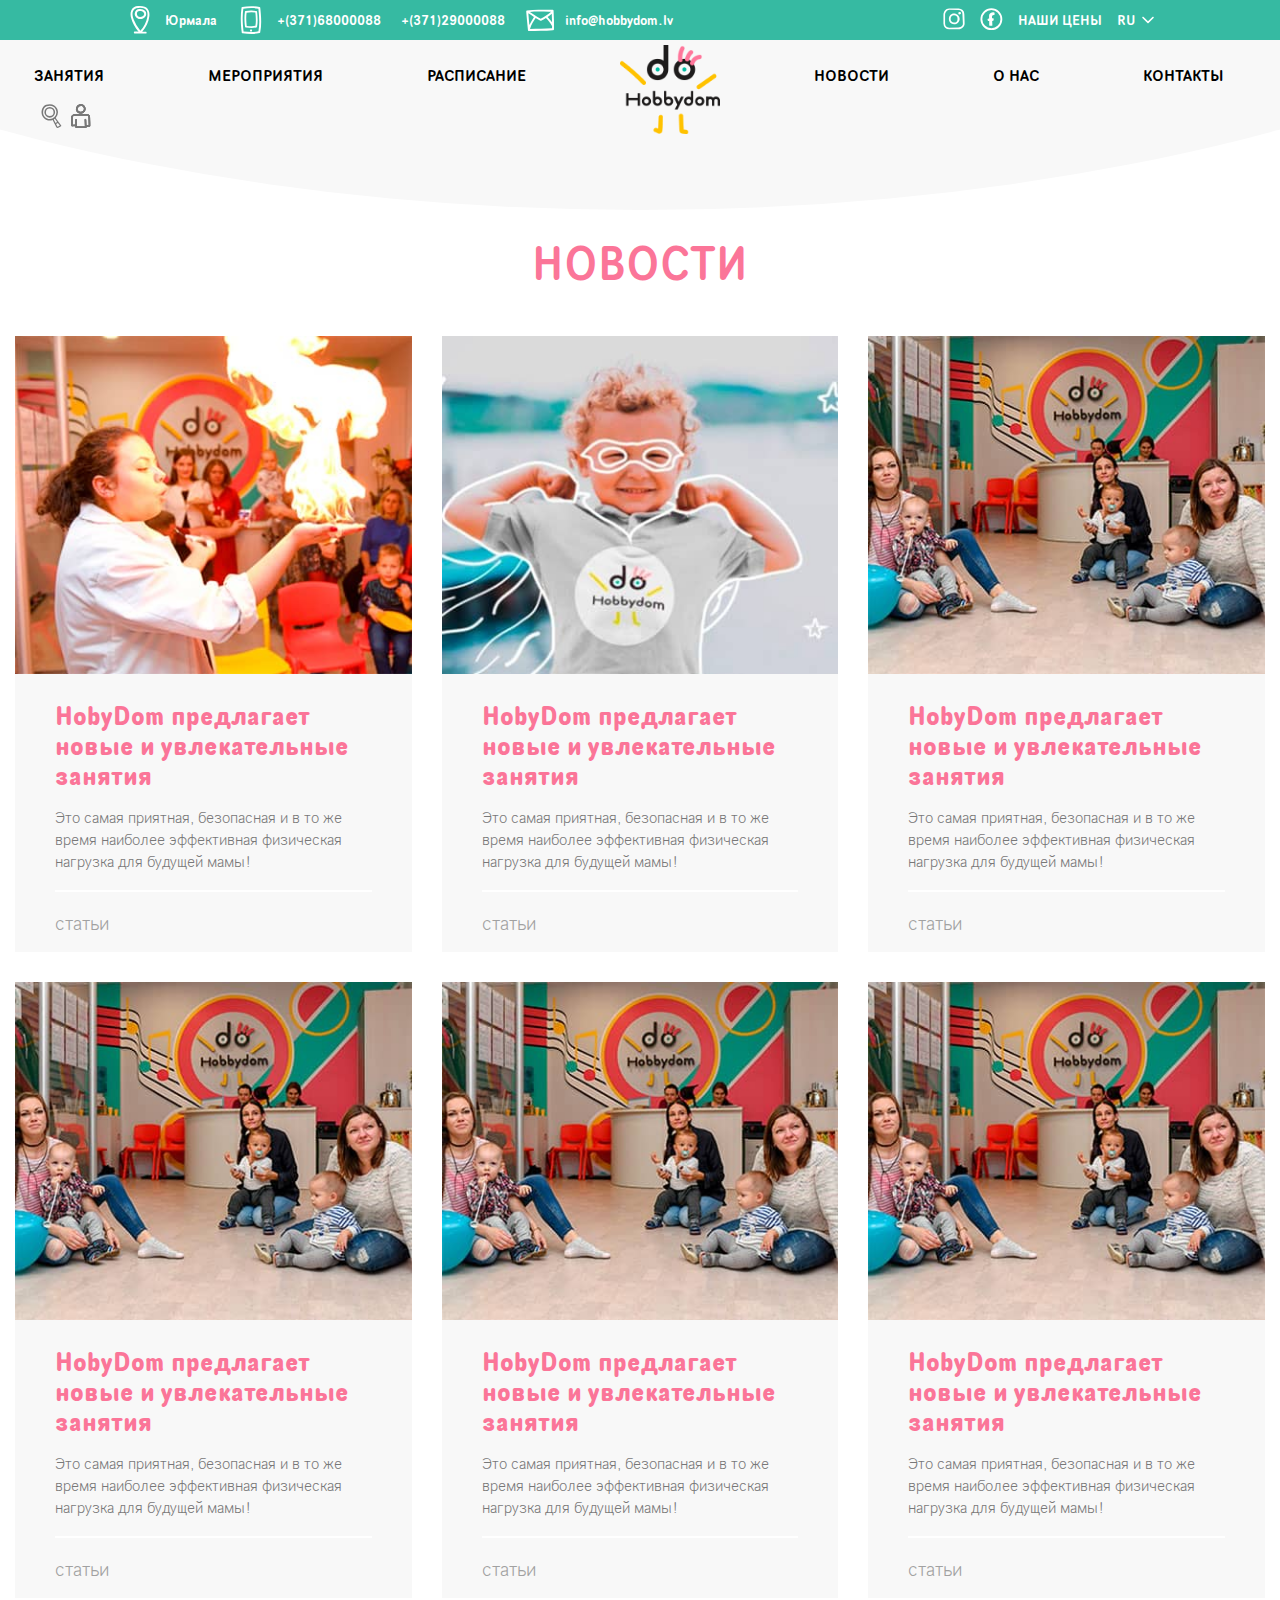
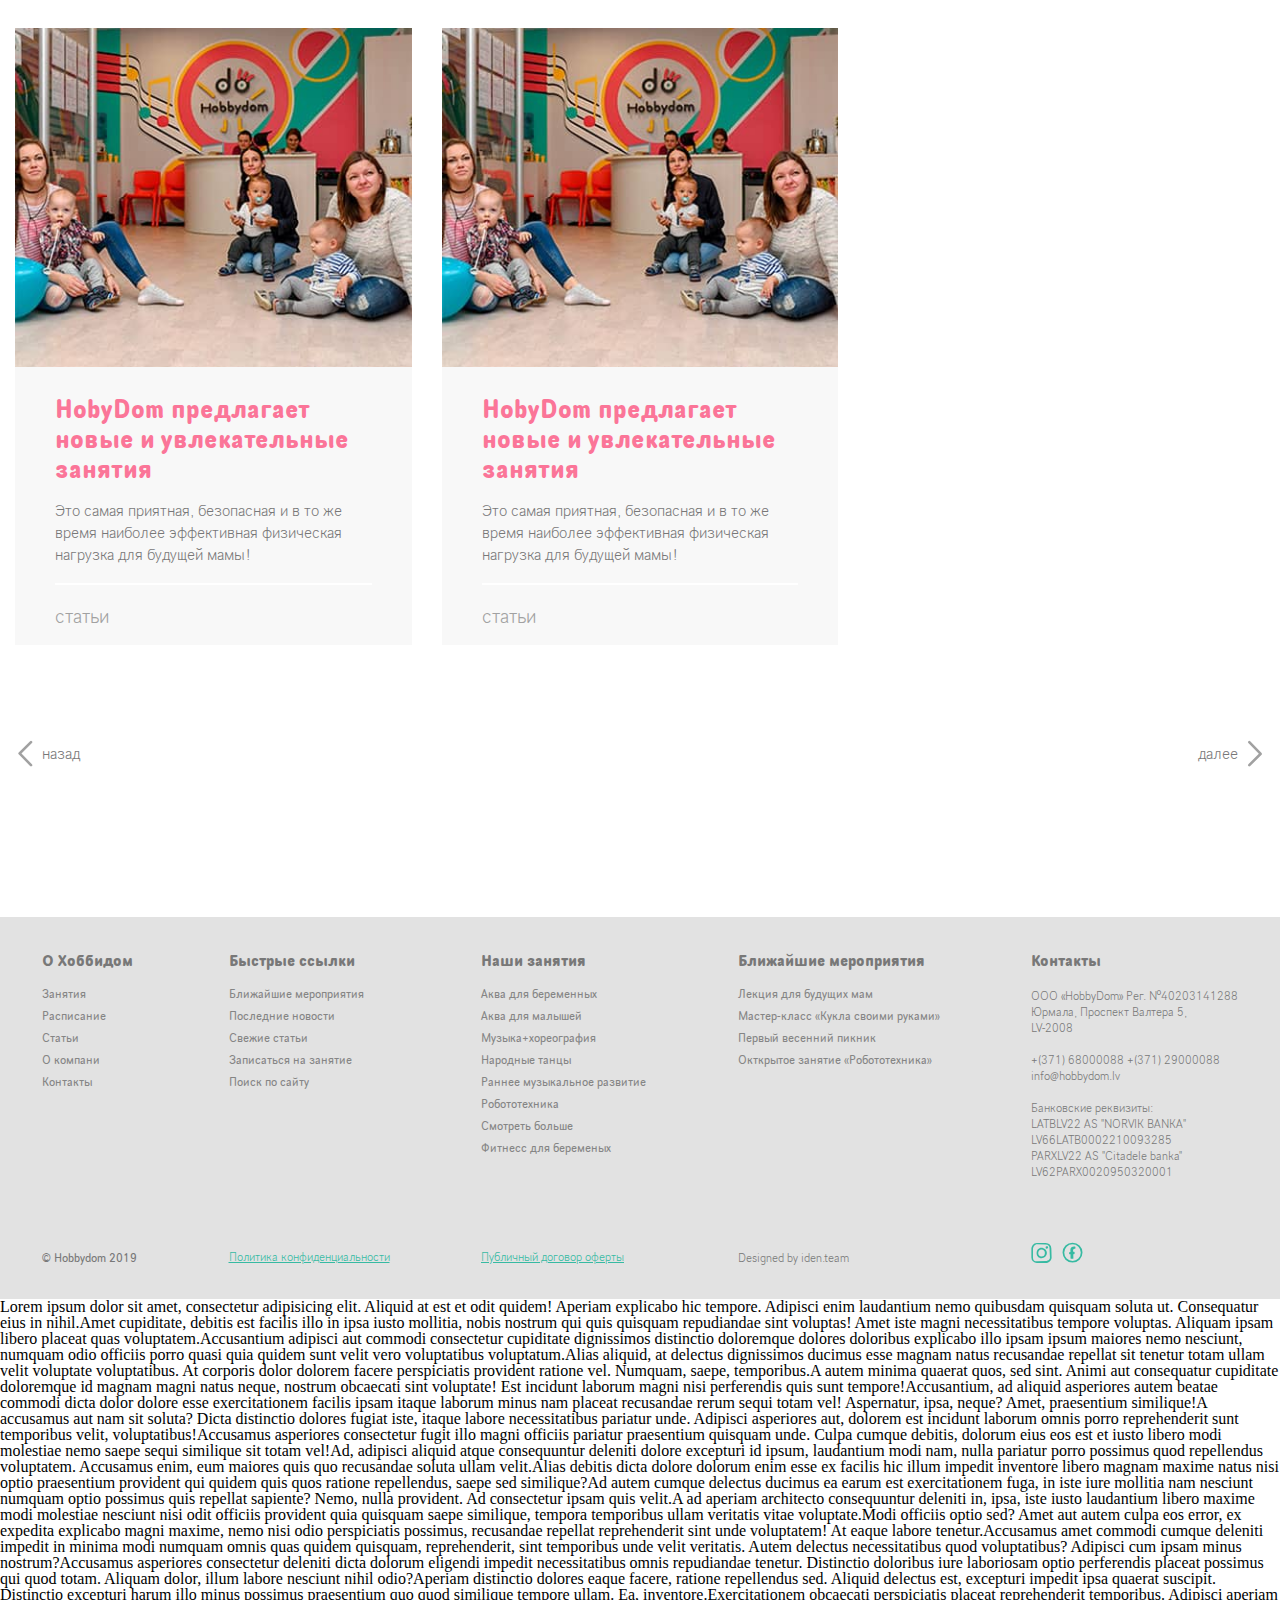
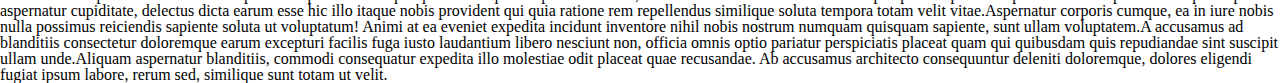
<file: assets/template/news.html>
<!DOCTYPE html>
<html>
<head>
    <meta http-equiv="Content-type" content="text/html; charset=utf-8"/>
    <meta http-equiv="X-UA-Compatible" content="ie=edge" />
    <meta name="viewport"
          content="width=device-width, user-scalable=no, initial-scale=1.0, maximum-scale=1.0, minimum-scale=1.0" />
    <title>Hobbydom</title>
    <link rel="apple-touch-icon" sizes="180x180" href="images/apple-touch-icon.png">
    <link rel="icon" type="image/png" sizes="32x32" href="images/favicon-32x32.png">
    <link rel="icon" type="image/png" sizes="16x16" href="images/favicon-16x16.png">
    <link rel="mask-icon" href="images/safari-pinned-tab.svg" color="#5bbad5">
    <meta name="msapplication-TileColor" content="#da532c">
    <meta name="theme-color" content="#ffffff">
    <meta property="og:site_name" content="hobbydom">
    <meta property="og:type" content="website">
    <meta property="og:title" content="hobbydom">
    <meta property="og:description" content="семейный клуб развития детей и родителей">
    <meta property="og:image" content="images/sharing_picture.png">
    <meta property="og:image:secure_url" content="images/sharing_picture.png">
    <meta property="og:image:type" content="image/jpeg">
    <meta property="og:image:width" content="1200">
    <meta property="og:image:height" content="630">
<link href="css/main.css" rel="stylesheet"></head>
<body class="clases-page">
<header>
    <nav class="b-nav">
        <div class="nav__top">
            <div class="nav__top--wrapper">
                <div class="nav__top--left">
                    <img src="images/location_pin_heder.svg" alt=""><a target="_blank" href="googlemaps">Юрмала</a>
                    <img src="images/phone.svg" alt=""><a href="tel:+(371)68000088">+(371)68000088</a><a href="tel:+(371)68000088">+(371)29000088</a>
                    <img src="images/mail.svg" alt=""><a href="mailto:info@hobbydom.lv">info@hobbydom.lv</a>
                </div>
                <div class="nav__top--right">
                    <a target="_blank" href="https://www.instagram.com/hobbydom_latvia/"><img class="nav__top--instagram" src="images/insta_heder.svg" alt=""></a>
                    <a target="_blank" href="https://www.facebook.com/hobbydomlv/"><img class="nav__top--facebook" src="images/fb_heder.svg" alt=""></a>
                    <a href="price">НАШИ ЦЕНЫ</a>
                    <div class="nav__top--languages" href="ru">RU
                        <svg version="1.1" xmlns="http://www.w3.org/2000/svg" width="1024" height="1024" viewBox="0 0 1024 1024">
                            <title></title>
                            <g id="icomoon-ignore">
                            </g>
                            <path fill="#fff" d="M225.835 414.165l256 256c16.683 16.683 43.691 16.683 60.331 0l256-256c16.683-16.683 16.683-43.691 0-60.331s-43.691-16.683-60.331 0l-225.835 225.835-225.835-225.835c-16.683-16.683-43.691-16.683-60.331 0s-16.683 43.691 0 60.331z"></path>
                        </svg>

                        <div class="languages-content">
                            <a href="#">RU</a><a href="#">LV</a>
                        </div>
                    </div>


                </div>
            </div>
        </div>
        <div class="nav__bottom">
            <div class="nav__wrapper">
                <nav class="nav">
                    <ul>
                        <li><a href="classes.html">Занятия</a></li>
                        <li><a href="events.html">Мероприятия</a></li>
                        <li><a href="shedule.html">Расписание</a></li>
                        <li class="nav--logo"><a href="index.html"><i><img src="images/Logo.png" alt=""></i><svg xmlns="http://www.w3.org/2000/svg" viewBox="0 0 272 130.11"><title>logo_text_svg</title><g id="logo"><g id="logo_smal61"><polygon class="cls-1" points="44.96 61.8 21.74 61.8 21.74 49.9 15.88 49.9 15.88 81.28 21.74 81.28 21.74 67.13 44.96 67.13 44.96 81.28 50.82 81.28 50.82 49.9 44.96 49.9 44.96 61.8"/><path class="cls-1" d="M73,69.8a5.75,5.75,0,0,1-.45,2.26h0A5.82,5.82,0,0,1,63,73.93,6.14,6.14,0,0,1,61.78,72a5.67,5.67,0,0,1,0-4.5A6.17,6.17,0,0,1,63,65.67a5.85,5.85,0,0,1,1.86-1.25,5.85,5.85,0,0,1,4.51,0,5.77,5.77,0,0,1,3.11,3.12A5.78,5.78,0,0,1,73,69.8m2.33-8.16a11.63,11.63,0,0,0-3.67-2.47,11.77,11.77,0,0,0-9,0,11.51,11.51,0,0,0-6.13,6.13,11.73,11.73,0,0,0,0,9,11.52,11.52,0,0,0,6.13,6.13,11.73,11.73,0,0,0,9,0,11.49,11.49,0,0,0,6.13-6.13,11.73,11.73,0,0,0,0-9,11.6,11.6,0,0,0-2.46-3.66"/><path class="cls-1" d="M92.92,75.22A5.88,5.88,0,0,1,91.06,74a6.16,6.16,0,0,1-1.27-1.88,5.62,5.62,0,0,1-.47-2.3,5.45,5.45,0,0,1,.46-2.23,6.27,6.27,0,0,1,1.27-1.86,5.83,5.83,0,0,1,1.86-1.25,5.86,5.86,0,0,1,4.51,0,5.78,5.78,0,0,1,3.11,3.12,5.92,5.92,0,0,1,0,4.53A5.91,5.91,0,0,1,99.29,74a5.75,5.75,0,0,1-1.86,1.25,5.86,5.86,0,0,1-4.5,0m10.39-13.54a11.59,11.59,0,0,0-3.66-2.47,11.76,11.76,0,0,0-8.3-.26,12,12,0,0,0-2.07,1l0-16h-5.7V69.84a11.37,11.37,0,0,0,.9,4.5,11.49,11.49,0,0,0,6.13,6.13,11.71,11.71,0,0,0,9,0,11.47,11.47,0,0,0,6.13-6.13,11.72,11.72,0,0,0,0-9,11.53,11.53,0,0,0-2.47-3.67"/><path class="cls-1" d="M129,69.84a5.78,5.78,0,0,1-.45,2.26A5.89,5.89,0,0,1,127.3,74a5.76,5.76,0,0,1-1.86,1.25A5.81,5.81,0,0,1,119.07,74a6.16,6.16,0,0,1-1.27-1.88,5.62,5.62,0,0,1-.47-2.3,5.45,5.45,0,0,1,.46-2.23,6.27,6.27,0,0,1,1.27-1.86,5.83,5.83,0,0,1,1.86-1.25,5.86,5.86,0,0,1,4.51,0,5.78,5.78,0,0,1,3.11,3.12,5.77,5.77,0,0,1,.45,2.26m2.33-8.16a11.59,11.59,0,0,0-3.66-2.47,11.76,11.76,0,0,0-8.3-.26,12,12,0,0,0-2.07,1l0-16h-5.7V69.84a11.4,11.4,0,0,0,.9,4.5,11.49,11.49,0,0,0,6.13,6.13,11.71,11.71,0,0,0,9,0,11.49,11.49,0,0,0,6.13-6.13,11.72,11.72,0,0,0,0-9,11.53,11.53,0,0,0-2.47-3.67"/><polygon class="cls-1" points="148.57 71.65 142.74 58.35 136.34 58.35 145.23 78.6 139.18 90.58 145.7 90.58 149.01 84.25 161.49 58.35 154.98 58.35 148.57 71.65"/><path class="cls-1" d="M178.2,65.71a5.86,5.86,0,0,1,1.25,1.85,5.64,5.64,0,0,1,.45,2.24v0a5.8,5.8,0,0,1-.45,2.26A5.81,5.81,0,0,1,170,74a6.11,6.11,0,0,1-1.27-1.87,5.67,5.67,0,0,1,0-4.51A6.12,6.12,0,0,1,170,65.71a5.83,5.83,0,0,1,1.86-1.25,5.86,5.86,0,0,1,4.51,0,5.81,5.81,0,0,1,1.86,1.25m1.7-5.8a12,12,0,0,0-2-1,11.73,11.73,0,0,0-8.28.26,11.52,11.52,0,0,0-6.13,6.13,11.73,11.73,0,0,0,0,9,11.49,11.49,0,0,0,6.13,6.13,11.71,11.71,0,0,0,9,0,11.48,11.48,0,0,0,6.13-6.13,11.45,11.45,0,0,0,.9-4.54V43.9H179.9Z"/><path class="cls-1" d="M207.91,69.8a5.77,5.77,0,0,1-.45,2.26,5.86,5.86,0,0,1-1.25,1.87,5.79,5.79,0,0,1-1.86,1.25,5.85,5.85,0,0,1-4.51,0A5.75,5.75,0,0,1,198,73.93,6.05,6.05,0,0,1,196.72,72a5.66,5.66,0,0,1,0-4.5A6.08,6.08,0,0,1,198,65.67a5.81,5.81,0,0,1,1.86-1.25,5.85,5.85,0,0,1,4.51,0,5.78,5.78,0,0,1,3.11,3.12,5.79,5.79,0,0,1,.45,2.26m2.33-8.16h0a11.53,11.53,0,0,0-18.79,3.66,11.73,11.73,0,0,0,0,9,11.47,11.47,0,0,0,6.13,6.13,11.73,11.73,0,0,0,9,0,11.5,11.5,0,0,0,6.13-6.13,11.73,11.73,0,0,0,0-9,11.62,11.62,0,0,0-2.46-3.66"/><path class="cls-1" d="M252.26,63.46a10.09,10.09,0,0,0-5.93-4.82,10.3,10.3,0,0,0-5.95,0,10.78,10.78,0,0,0-2.67,1.24,10.11,10.11,0,0,0-1.66,1.43,9.28,9.28,0,0,0-1.71-1.44,10,10,0,0,0-2.62-1.24,10.28,10.28,0,0,0-5.95,0,11.29,11.29,0,0,0-1.51.59v-1h-5.69V81.36h5.69v-13a4.25,4.25,0,0,1,.35-1.7,4.55,4.55,0,0,1,1-1.42,4.47,4.47,0,0,1,4.87-1,4.56,4.56,0,0,1,2.39,2.39,4.2,4.2,0,0,1,.35,1.7v13h5.7v-13a4.22,4.22,0,0,1,.35-1.7,4.59,4.59,0,0,1,1-1.42,4.46,4.46,0,0,1,1.44-1,4.41,4.41,0,0,1,3.43,0,4.58,4.58,0,0,1,1.42,1,4.64,4.64,0,0,1,1,1.42,4.27,4.27,0,0,1,.35,1.7v13h5.69v-13a9.91,9.91,0,0,0-1.24-4.87"/></g></g></svg></a></li>
                        <li><a href="news.html">новости</a></li>
                        <li><a href="about-us.html">О нас</a></li>
                        <li><a href="contacts.html">Контакты</a></li>
                        <li class="nav--icons"><a href="#" id="search-button"><img class="search-button" src="images/search.svg" alt=""></a><a href="#"><img src="images/man.svg" alt=""></a></li>
                    </ul>
                </nav>
            </div>
            <div class="nav__wrapper--mobile">
                <div class="nav__mobile--content">
                    <div class="mobile__hamburger--wrapper">
                        <div class="mobile-hamburger"></div>
                    </div>
                    <a href="index.html" class="mobile__menu--logo-wrapper">
                        <svg xmlns="http://www.w3.org/2000/svg" viewBox="0 0 272 130.11"><title>logo_text_svg</title><g id="logo"><g id="logo_smal51"><polygon class="cls-1" points="44.96 61.8 21.74 61.8 21.74 49.9 15.88 49.9 15.88 81.28 21.74 81.28 21.74 67.13 44.96 67.13 44.96 81.28 50.82 81.28 50.82 49.9 44.96 49.9 44.96 61.8"/><path class="cls-1" d="M73,69.8a5.75,5.75,0,0,1-.45,2.26h0A5.82,5.82,0,0,1,63,73.93,6.14,6.14,0,0,1,61.78,72a5.67,5.67,0,0,1,0-4.5A6.17,6.17,0,0,1,63,65.67a5.85,5.85,0,0,1,1.86-1.25,5.85,5.85,0,0,1,4.51,0,5.77,5.77,0,0,1,3.11,3.12A5.78,5.78,0,0,1,73,69.8m2.33-8.16a11.63,11.63,0,0,0-3.67-2.47,11.77,11.77,0,0,0-9,0,11.51,11.51,0,0,0-6.13,6.13,11.73,11.73,0,0,0,0,9,11.52,11.52,0,0,0,6.13,6.13,11.73,11.73,0,0,0,9,0,11.49,11.49,0,0,0,6.13-6.13,11.73,11.73,0,0,0,0-9,11.6,11.6,0,0,0-2.46-3.66"/><path class="cls-1" d="M92.92,75.22A5.88,5.88,0,0,1,91.06,74a6.16,6.16,0,0,1-1.27-1.88,5.62,5.62,0,0,1-.47-2.3,5.45,5.45,0,0,1,.46-2.23,6.27,6.27,0,0,1,1.27-1.86,5.83,5.83,0,0,1,1.86-1.25,5.86,5.86,0,0,1,4.51,0,5.78,5.78,0,0,1,3.11,3.12,5.92,5.92,0,0,1,0,4.53A5.91,5.91,0,0,1,99.29,74a5.75,5.75,0,0,1-1.86,1.25,5.86,5.86,0,0,1-4.5,0m10.39-13.54a11.59,11.59,0,0,0-3.66-2.47,11.76,11.76,0,0,0-8.3-.26,12,12,0,0,0-2.07,1l0-16h-5.7V69.84a11.37,11.37,0,0,0,.9,4.5,11.49,11.49,0,0,0,6.13,6.13,11.71,11.71,0,0,0,9,0,11.47,11.47,0,0,0,6.13-6.13,11.72,11.72,0,0,0,0-9,11.53,11.53,0,0,0-2.47-3.67"/><path class="cls-1" d="M129,69.84a5.78,5.78,0,0,1-.45,2.26A5.89,5.89,0,0,1,127.3,74a5.76,5.76,0,0,1-1.86,1.25A5.81,5.81,0,0,1,119.07,74a6.16,6.16,0,0,1-1.27-1.88,5.62,5.62,0,0,1-.47-2.3,5.45,5.45,0,0,1,.46-2.23,6.27,6.27,0,0,1,1.27-1.86,5.83,5.83,0,0,1,1.86-1.25,5.86,5.86,0,0,1,4.51,0,5.78,5.78,0,0,1,3.11,3.12,5.77,5.77,0,0,1,.45,2.26m2.33-8.16a11.59,11.59,0,0,0-3.66-2.47,11.76,11.76,0,0,0-8.3-.26,12,12,0,0,0-2.07,1l0-16h-5.7V69.84a11.4,11.4,0,0,0,.9,4.5,11.49,11.49,0,0,0,6.13,6.13,11.71,11.71,0,0,0,9,0,11.49,11.49,0,0,0,6.13-6.13,11.72,11.72,0,0,0,0-9,11.53,11.53,0,0,0-2.47-3.67"/><polygon class="cls-1" points="148.57 71.65 142.74 58.35 136.34 58.35 145.23 78.6 139.18 90.58 145.7 90.58 149.01 84.25 161.49 58.35 154.98 58.35 148.57 71.65"/><path class="cls-1" d="M178.2,65.71a5.86,5.86,0,0,1,1.25,1.85,5.64,5.64,0,0,1,.45,2.24v0a5.8,5.8,0,0,1-.45,2.26A5.81,5.81,0,0,1,170,74a6.11,6.11,0,0,1-1.27-1.87,5.67,5.67,0,0,1,0-4.51A6.12,6.12,0,0,1,170,65.71a5.83,5.83,0,0,1,1.86-1.25,5.86,5.86,0,0,1,4.51,0,5.81,5.81,0,0,1,1.86,1.25m1.7-5.8a12,12,0,0,0-2-1,11.73,11.73,0,0,0-8.28.26,11.52,11.52,0,0,0-6.13,6.13,11.73,11.73,0,0,0,0,9,11.49,11.49,0,0,0,6.13,6.13,11.71,11.71,0,0,0,9,0,11.48,11.48,0,0,0,6.13-6.13,11.45,11.45,0,0,0,.9-4.54V43.9H179.9Z"/><path class="cls-1" d="M207.91,69.8a5.77,5.77,0,0,1-.45,2.26,5.86,5.86,0,0,1-1.25,1.87,5.79,5.79,0,0,1-1.86,1.25,5.85,5.85,0,0,1-4.51,0A5.75,5.75,0,0,1,198,73.93,6.05,6.05,0,0,1,196.72,72a5.66,5.66,0,0,1,0-4.5A6.08,6.08,0,0,1,198,65.67a5.81,5.81,0,0,1,1.86-1.25,5.85,5.85,0,0,1,4.51,0,5.78,5.78,0,0,1,3.11,3.12,5.79,5.79,0,0,1,.45,2.26m2.33-8.16h0a11.53,11.53,0,0,0-18.79,3.66,11.73,11.73,0,0,0,0,9,11.47,11.47,0,0,0,6.13,6.13,11.73,11.73,0,0,0,9,0,11.5,11.5,0,0,0,6.13-6.13,11.73,11.73,0,0,0,0-9,11.62,11.62,0,0,0-2.46-3.66"/><path class="cls-1" d="M252.26,63.46a10.09,10.09,0,0,0-5.93-4.82,10.3,10.3,0,0,0-5.95,0,10.78,10.78,0,0,0-2.67,1.24,10.11,10.11,0,0,0-1.66,1.43,9.28,9.28,0,0,0-1.71-1.44,10,10,0,0,0-2.62-1.24,10.28,10.28,0,0,0-5.95,0,11.29,11.29,0,0,0-1.51.59v-1h-5.69V81.36h5.69v-13a4.25,4.25,0,0,1,.35-1.7,4.55,4.55,0,0,1,1-1.42,4.47,4.47,0,0,1,4.87-1,4.56,4.56,0,0,1,2.39,2.39,4.2,4.2,0,0,1,.35,1.7v13h5.7v-13a4.22,4.22,0,0,1,.35-1.7,4.59,4.59,0,0,1,1-1.42,4.46,4.46,0,0,1,1.44-1,4.41,4.41,0,0,1,3.43,0,4.58,4.58,0,0,1,1.42,1,4.64,4.64,0,0,1,1,1.42,4.27,4.27,0,0,1,.35,1.7v13h5.69v-13a9.91,9.91,0,0,0-1.24-4.87"/></g></g></svg>
                        <img class="mobile__menu--img-logo" src="images/Logo.png" alt="">
                    </a>
                    <div class="mobile__language-picker">RU
                        <svg version="1.1" xmlns="http://www.w3.org/2000/svg" width="1024" height="1024" viewBox="0 0 1024 1024">
                            <title></title>
                            <g id="icomoon-ignore">
                            </g>
                            <path fill="#36baa5" d="M225.835 414.165l256 256c16.683 16.683 43.691 16.683 60.331 0l256-256c16.683-16.683 16.683-43.691 0-60.331s-43.691-16.683-60.331 0l-225.835 225.835-225.835-225.835c-16.683-16.683-43.691-16.683-60.331 0s-16.683 43.691 0 60.331z"></path>
                        </svg>
                        <div class="mobile--languages-content">
                            <a href="#">RU</a><a href="#">LV</a>
                        </div>
                    </div>

                </div>
                <div class="mobile-menu">
                    <div class="mobile-menu-top">
                        <ul>
                            <li><a href="classes.html">занятия</a></li>
                            <li><a href="events.html">мероприятия</a></li>
                            <li><a href="shedule.html">расписание</a></li>
                            <li><a href="news.html">новости</a></li>
                            <li><a href="#">наши цены</a></li>
                            <li><a href="about-us.html">о нас</a></li>
                            <li><a href="contacts.html">контакты</a></li>
                            <li class="nav--icons">
                                <a href="#">
                                    <svg xmlns="http://www.w3.org/2000/svg" id="Layer_1" data-name="Layer 1" viewBox="0 0 200 200"><defs><style>.cls-1{fill:#36baa2}</style></defs><path class="cls-1" d="M86 27.08A42.9 42.9 0 1 0 128.87 70 42.95 42.95 0 0 0 86 27.08zm0 73.45A30.55 30.55 0 1 1 116.54 70 30.59 30.59 0 0 1 86 100.53zm0 0"/><path class="cls-1" d="M133.82 115.17a65.65 65.65 0 0 0 18-45.24c0-10.91-4.54-23-6.49-27.73-9.6-23.15-31.59-37-58.81-37a86.16 86.16 0 0 0-29.82 5.47c-26 9.68-37 38.41-36.31 62.57.9 33.91 30.91 62.55 65.52 62.55a65.49 65.49 0 0 0 23.42-4.32c6.37 13.54 13.14 26.91 20.12 40.13 3.42 6.49 6.07 14.26 10.31 20.25 6.9 9.71 29-4.35 35.18-9.47a.39.39 0 0 0 .08-.08c2.74-.9 4.75-3.81 2.64-6.83-14.21-20.43-30.26-39.52-43.89-60.34zm-101-42.22c-.53-19.77 8-43.12 28.28-50.68a73.8 73.8 0 0 1 25.51-4.69c22.39 0 39.66 10.7 47.41 29.36 3.48 8.38 5.55 17 5.55 23A53.62 53.62 0 0 1 86 123.49c-28.1 0-52.46-23.14-53.19-50.54zm85.45 54.42a68.26 68.26 0 0 0 8.27-5.51c5.7 8.58 11.77 16.89 18 25.13a141.27 141.27 0 0 0-12.26 8.52c-4.76-9.32-9.47-18.67-14-28.13zm29 57.58c-3.41-6.86-6.9-13.68-10.41-20.5a128.08 128.08 0 0 1 13.67-9.51c5.44 7.19 10.88 14.38 16.11 21.72a43.8 43.8 0 0 1-19.37 8.29zm0 0"/></svg>
                                </a>
                                <a href="#">
                                    <svg xmlns="http://www.w3.org/2000/svg" id="Layer_1" data-name="Layer 1" viewBox="0 0 200 200"><defs><style>.cls-1{fill:#36baa2}</style></defs><path class="cls-1" d="M69.69 73a39.62 39.62 0 0 0 22.93 7.6c10.48 0 20.78-4.4 29-12.38 2.19-2.11 4.44-4.56 5.06-5.31a6 6 0 0 0 .82-1.23c7.93-15 6.59-30.48-3.66-42.54-2-2.31-4.39-5.09-5.3-6a6.66 6.66 0 0 0-1.6-1.14 46.56 46.56 0 0 0-21.4-5.5c-9.77 0-19.18 3.45-27.94 10.24a5.56 5.56 0 0 0-1.14 1.11c-.6.76-2.59 3.48-4.43 6.18-11.77 17.29-8.62 37.4 7.66 48.97zm6-45.66a7.55 7.55 0 0 0 .53-.65 20.4 20.4 0 0 1 6-4.39 28.61 28.61 0 0 1 12.92-3.08 30.71 30.71 0 0 1 7.92 1.06 25.16 25.16 0 0 1 10.28 6.35c6.05 6.78 8 14.67 5.55 22.8A22.88 22.88 0 0 1 116 55.6l-.09.1c-5.53 7.43-13.36 11.52-22 11.52-10.61 0-20.67-6.16-24.47-15-2.02-4.68-3.9-14.22 6.27-24.92zM169.73 142l-.28-8.63c-.08-2.27-.13-4.53-.18-6.8v-3.46l-.09-2.52c0-1.39-.1-2.79-.17-4.19 0-.22 0-.44-.05-.66s0-.39 0-.58v-.74l-.07-1.06c-.06-.91-.12-1.81-.21-2.71 0-.22 0-.43-.07-.65s0-.38-.06-.58a51.19 51.19 0 0 0-.94-6c-.09-.39-.2-.77-.31-1.15l-.1-.34a26.21 26.21 0 0 0-1.34-3.81 19.3 19.3 0 0 0-2.75-4.43 17.49 17.49 0 0 0-2.25-2.13c-.42-.35-.86-.69-1.33-1s-.87-.58-1.32-.84A28.29 28.29 0 0 0 155.1 88a27.08 27.08 0 0 0-4.92-1.72 20 20 0 0 0-3.55-.61c-1.46-.1-2.9-.14-4.25-.16h-2.52c-1.56 0-3.12 0-4.69.06l-2.51.06c-1.83 0-4 .08-6.16.07l-10.8-.11q-5.37-.08-10.71-.11c-12.92-.12-28.15-.15-43.13.52-8.63.39-16.5 1-24.06 1.77a6 6 0 0 0-2.32.25 26.5 26.5 0 0 0-16.58 14.25 7.84 7.84 0 0 0-.58 2 5.91 5.91 0 0 0-.57 2.47q-.12 6.23-.27 12.46c-.44 18.84-.89 38.32.28 57.5a5.74 5.74 0 0 0 3.06 4.88 5.31 5.31 0 0 0 3.61 1.32c9 0 17.77 0 26.61-.42v7.34a5.9 5.9 0 0 0 .6 2.63 5.18 5.18 0 0 0 5.09 3.55c13 0 26.25.15 39 .28s26.11.27 39.16.28a5.17 5.17 0 0 0 4.66-2.62 6.17 6.17 0 0 0 .06-5.78v-2c7.13-.34 14.17-.39 21.35-.4a5.38 5.38 0 0 0 3.12-.93 6.25 6.25 0 0 0 4.58-1.42 5.49 5.49 0 0 0 1.86-4.31c.03-12.42-.39-24.99-.79-37.1zm-43.93-11.61c.78 14 1.75 39.13 2 54.92-10.58 0-21.31-.15-31.7-.25-10.88-.11-22.12-.22-33.2-.26 0-6.91-.11-15.5-.18-24.1-.09-10.81-.19-22-.2-29.56a5.46 5.46 0 0 0-2.76-4.94 6.56 6.56 0 0 0-6.37 0 5.45 5.45 0 0 0-2.73 4.93c0 7.08.1 17 .19 27.41 0 4.3.07 8.62.11 12.77-7.62.32-15.11.39-21.58.41-.85-17.78-.42-35.86 0-53.35q.13-5.5.25-11a14.74 14.74 0 0 1 8.66-7.73c12.4-1.3 25.56-2 41.41-2.24 8.26-.13 16.49-.1 26.29 0l8.75.09 6.77.07h20.96a26.39 26.39 0 0 1 5.25.49 10.06 10.06 0 0 1 5.1 2.57 10.71 10.71 0 0 1 1.85 2.4 11.07 11.07 0 0 1 .71 1.48c.14.37.26.75.36 1.13s.2.8.28 1.19a25.27 25.27 0 0 1 .37 3.26v.59l.17 2.66v.67l.12 2c.08 1.33.16 2.67.25 4l.11 1.81c.08 1.28.16 2.56.22 3.8a1.67 1.67 0 0 0 0 .21c.46 9.57.83 20 1.11 31.85.12 5 .2 10.42.23 17-6.15 0-12.68.09-19.25.4-.37-14.21-1.1-32.81-1.76-44.7a5.8 5.8 0 0 0-3.21-5 6.54 6.54 0 0 0-6.34.26 5.19 5.19 0 0 0-2.24 4.76z"/><path class="cls-1" d="M69.78 72.72a39.48 39.48 0 0 0 22.85 7.57c10.44 0 20.7-4.38 28.9-12.33 2.18-2.11 4.42-4.54 5-5.29a5.93 5.93 0 0 0 .82-1.22c7.9-14.92 6.57-30.37-3.64-42.38-2-2.3-4.38-5.07-5.28-5.93a6.63 6.63 0 0 0-1.57-1.14 46.39 46.39 0 0 0-21.32-5.48c-9.73 0-19.11 3.44-27.84 10.2a5.54 5.54 0 0 0-1.14 1.11C66 18.59 64 21.3 62.15 24c-11.73 17.19-8.6 37.23 7.63 48.72zm6-45.5a7.53 7.53 0 0 0 .53-.65 20.33 20.33 0 0 1 5.94-4.37 28.5 28.5 0 0 1 12.88-3.07 30.59 30.59 0 0 1 7.87 1.05 25.07 25.07 0 0 1 10.24 6.33c6 6.76 7.94 14.61 5.53 22.72a22.8 22.8 0 0 1-2.83 6.2l-.09.1c-5.51 7.4-13.31 11.48-22 11.48-10.57 0-20.6-6.13-24.38-14.92-1.95-4.7-3.83-14.16 6.3-24.87zm93.68 114.25l-.28-8.6a509.8 509.8 0 0 1-.18-6.77v-3.45l-.09-2.51c0-1.38-.1-2.78-.17-4.18 0-.22 0-.44-.05-.66s0-.39 0-.58v-.73l-.07-1.05c-.06-.9-.12-1.81-.21-2.7 0-.22 0-.43-.07-.65s0-.38-.06-.57a51 51 0 0 0-.93-6c-.09-.39-.2-.77-.31-1.15l-.1-.34a26.12 26.12 0 0 0-1.34-3.79 19.23 19.23 0 0 0-2.74-4.42 17.43 17.43 0 0 0-2.24-2.12c-.42-.34-.85-.69-1.32-1s-.87-.58-1.31-.84a28.18 28.18 0 0 0-2.92-1.56A27 27 0 0 0 150 86a19.93 19.93 0 0 0-3.54-.6c-1.45-.1-2.89-.14-4.24-.16h-2.51c-1.56 0-3.11 0-4.67.06l-2.5.06c-1.83 0-4 .08-6.14.07l-10.76-.11q-5.35-.08-10.67-.11c-12.87-.12-28-.15-43 .52-8.6.39-16.44 1-24 1.76a6 6 0 0 0-2.31.25 26.4 26.4 0 0 0-16.51 14.16 7.81 7.81 0 0 0-.58 2 5.88 5.88 0 0 0-.57 2.46q-.12 6.21-.27 12.41c-.44 18.77-.89 38.18.28 57.29a5.72 5.72 0 0 0 3 4.87 5.3 5.3 0 0 0 3.6 1.32c8.94 0 17.71 0 26.51-.41v7.31a5.88 5.88 0 0 0 .59 2.62 5.16 5.16 0 0 0 5.06 3.47c13 0 26.15.15 38.9.28s26 .27 39 .28a5.16 5.16 0 0 0 4.64-2.61 6.15 6.15 0 0 0 .06-5.76v-2c7.1-.34 14.12-.39 21.27-.4a5.36 5.36 0 0 0 3.11-.93 6.23 6.23 0 0 0 4.56-1.42 5.47 5.47 0 0 0 1.85-4.3c.11-12.29-.31-24.81-.7-36.91zm-43.77-11.53c.78 14 1.75 39 2 54.72-10.54 0-21.23-.15-31.59-.25-10.84-.11-22-.22-33.08-.26 0-6.89-.11-15.44-.18-24-.09-10.77-.19-21.91-.2-29.46a5.44 5.44 0 0 0-2.75-4.92 6.54 6.54 0 0 0-6.35 0 5.43 5.43 0 0 0-2.72 4.92c0 7.05.1 16.89.19 27.31 0 4.28.07 8.59.11 12.73-7.59.32-15.06.39-21.5.41-.84-17.71-.42-35.73 0-53.16q.13-5.48.24-11a14.69 14.69 0 0 1 8.63-7.7c12.35-1.3 25.47-2 41.26-2.23 8.23-.13 16.43-.1 26.19 0l8.72.09 6.75.07h20.88a26.3 26.3 0 0 1 5.23.49 10 10 0 0 1 5.09 2.56 10.67 10.67 0 0 1 1.85 2.39 11 11 0 0 1 .71 1.48c.14.37.26.75.36 1.12s.2.79.28 1.18a25.18 25.18 0 0 1 .37 3.25v.59l.17 2.65v.67l.12 2c.08 1.33.16 2.66.25 4l.11 1.81c.08 1.28.15 2.55.22 3.79a1.66 1.66 0 0 0 0 .21c.46 9.54.82 19.92 1.11 31.74.12 5 .2 10.38.23 16.93-6.12 0-12.63.09-19.18.4-.37-14.16-1.1-32.69-1.76-44.54a5.78 5.78 0 0 0-3.2-5 6.52 6.52 0 0 0-6.32.26 5.17 5.17 0 0 0-2.24 4.75z"/><path class="cls-1" d="M69.93 72.28a39.22 39.22 0 0 0 22.7 7.52c10.37 0 20.57-4.35 28.71-12.25 2.17-2.09 4.39-4.51 5-5.26a5.89 5.89 0 0 0 .82-1.22C135 46.26 133.7 30.91 123.55 19c-1.95-2.29-4.35-5-5.24-5.89a6.59 6.59 0 0 0-1.6-1.13 46.09 46.09 0 0 0-21.18-5.46c-9.67 0-19 3.41-27.65 10.14a5.5 5.5 0 0 0-1.13 1.1c-.59.75-2.56 3.44-4.38 6.12C50.7 41 53.82 60.87 69.93 72.28zm6-45.2a7.48 7.48 0 0 0 .53-.64 20.19 20.19 0 0 1 5.91-4.35 28.32 28.32 0 0 1 12.79-3 30.39 30.39 0 0 1 7.84 1 24.91 24.91 0 0 1 10.17 6.28c6 6.71 7.89 14.52 5.49 22.57a22.65 22.65 0 0 1-2.81 6.16l-.09.1c-5.48 7.36-13.23 11.41-21.82 11.41-10.5 0-20.46-6.09-24.22-14.82-2.03-4.66-3.9-14.07 6.17-24.7zM169 140.58l-.28-8.54c-.08-2.24-.13-4.48-.18-6.73v-3.42l-.09-2.49c0-1.38-.1-2.76-.17-4.15 0-.22 0-.44-.05-.66s0-.39 0-.57v-.73l-.07-1c-.06-.9-.12-1.79-.21-2.68 0-.21 0-.43-.07-.64s0-.37-.06-.57a50.67 50.67 0 0 0-.93-6c-.09-.39-.19-.76-.3-1.14l-.1-.34a26 26 0 0 0-1.33-3.77 19.1 19.1 0 0 0-2.72-4.39 17.32 17.32 0 0 0-2.44-2.13c-.42-.34-.85-.68-1.31-1s-.87-.58-1.3-.84a28 28 0 0 0-2.9-1.55 26.81 26.81 0 0 0-4.87-1.7 19.8 19.8 0 0 0-3.52-.6c-1.44-.1-2.87-.14-4.21-.16h-2.5c-1.55 0-3.09 0-4.64.06l-2.48.06c-1.81 0-4 .08-6.1.07l-10.69-.11q-5.32-.07-10.6-.11c-12.79-.12-27.86-.15-42.69.51-8.54.39-16.33 1-23.82 1.75a5.91 5.91 0 0 0-2.3.24 26.23 26.23 0 0 0-16.4 14.06 7.76 7.76 0 0 0-.58 2 5.85 5.85 0 0 0-.56 2.45q-.12 6.17-.27 12.33c-.43 18.65-.88 37.93.27 56.91a5.69 5.69 0 0 0 3 4.83 5.26 5.26 0 0 0 3.58 1.31c8.89 0 17.59 0 26.34-.41v7.26a5.84 5.84 0 0 0 .59 2.6 5.12 5.12 0 0 0 5 3.45c12.88 0 26 .15 38.65.28s25.84.27 38.76.28a5.12 5.12 0 0 0 4.61-2.59 6.11 6.11 0 0 0 .06-5.73v-1.95c7.05-.34 14-.38 21.13-.39a5.32 5.32 0 0 0 3.09-.92 6.19 6.19 0 0 0 4.53-1.41 5.43 5.43 0 0 0 1.84-4.27c.06-12.29-.35-24.73-.71-36.76zm-43.48-11.45c.78 13.89 1.74 38.73 2 54.37-10.47 0-21.1-.15-31.38-.25-10.77-.11-21.9-.21-32.86-.25 0-6.84-.11-15.34-.18-23.86-.09-10.7-.19-21.77-.2-29.26a5.41 5.41 0 0 0-2.81-4.88 6.5 6.5 0 0 0-6.31 0 5.39 5.39 0 0 0-2.7 4.88c0 7 .1 16.78.19 27.13 0 4.25.07 8.53.1 12.64-7.54.32-15 .39-21.36.4-.84-17.6-.42-35.49 0-52.81q.13-5.45.24-10.9a14.59 14.59 0 0 1 8.57-7.65c12.27-1.29 25.3-2 41-2.21 8.18-.13 16.32-.1 26 0l8.66.09 6.7.07h20.75a26.12 26.12 0 0 1 5.2.48 10 10 0 0 1 5.05 2.54A10.6 10.6 0 0 1 154 102a11 11 0 0 1 .7 1.47c.14.37.26.74.36 1.12s.2.79.27 1.18a25 25 0 0 1 .36 3.22v.59l.16 2.63v.66l.12 2c.08 1.32.16 2.64.25 4l.11 1.79c.08 1.27.15 2.54.22 3.76a1.65 1.65 0 0 0 0 .21c.46 9.48.82 19.79 1.1 31.53.12 4.94.19 10.31.22 16.82-6.08 0-12.55.08-19.05.4-.36-14.06-1.09-32.48-1.74-44.25a5.74 5.74 0 0 0-3.18-4.94 6.47 6.47 0 0 0-6.28.25 5.14 5.14 0 0 0-2.14 4.69z"/><path class="cls-1" d="M70.09 71.85a39 39 0 0 0 22.55 7.47c10.3 0 20.43-4.32 28.53-12.17 2.15-2.08 4.36-4.48 5-5.22a5.85 5.85 0 0 0 .81-1.21c7.8-14.73 6.48-30-3.6-41.83-1.93-2.27-4.32-5-5.21-5.85a6.55 6.55 0 0 0-1.59-1.12 45.79 45.79 0 0 0-21-5.4c-9.67 0-18.92 3.39-27.58 10.07a5.47 5.47 0 0 0-1.13 1.1c-.59.75-2.54 3.42-4.35 6.08C51 40.74 54.08 60.52 70.09 71.85zM76 27a7.43 7.43 0 0 0 .52-.64A20.06 20.06 0 0 1 82.41 22a28.13 28.13 0 0 1 12.71-3 30.19 30.19 0 0 1 7.79 1A24.75 24.75 0 0 1 113 26.24c6 6.67 7.84 14.42 5.46 22.42a22.5 22.5 0 0 1-2.79 6.12l-.09.1c-5.44 7.31-13.14 11.33-21.67 11.33-10.43 0-20.33-6.05-24.06-14.72C67.86 46.86 66 37.52 76 27zm92.47 112.7l-.28-8.49c-.08-2.23-.13-4.45-.17-6.69v-3.4l-.09-2.47c0-1.37-.1-2.75-.17-4.12 0-.22 0-.43-.05-.65s0-.39 0-.57v-.72l-.07-1c-.06-.89-.12-1.78-.21-2.66 0-.21 0-.43-.07-.64s0-.37-.06-.57a50.33 50.33 0 0 0-.92-5.94c-.09-.38-.19-.76-.3-1.13l-.1-.33a25.77 25.77 0 0 0-1.32-3.74 19 19 0 0 0-2.7-4.36 17.2 17.2 0 0 0-2.21-2.1c-.41-.34-.84-.68-1.31-1s-.86-.57-1.29-.83a27.81 27.81 0 0 0-2.88-1.54 26.63 26.63 0 0 0-5.03-1.75 19.67 19.67 0 0 0-3.5-.6c-1.44-.1-2.85-.14-4.18-.16h-2.48c-1.54 0-3.07 0-4.61.06l-2.46.06c-1.8 0-3.93.08-6.06.07l-10.62-.11q-5.28-.07-10.53-.11c-12.7-.12-27.68-.15-42.41.51-8.48.39-16.23 1-23.66 1.74a5.87 5.87 0 0 0-2.28.24 26.06 26.06 0 0 0-16.29 14 7.71 7.71 0 0 0-.57 2 5.81 5.81 0 0 0-.56 2.43q-.12 6.13-.27 12.25c-.43 18.52-.88 37.68.27 56.54a5.65 5.65 0 0 0 3 4.8 5.23 5.23 0 0 0 3.55 1.3c8.83 0 17.48 0 26.17-.41v7.22a5.8 5.8 0 0 0 .59 2.59 5.09 5.09 0 0 0 5 3.43c12.79 0 25.81.15 38.39.28s25.67.26 38.51.28a5.09 5.09 0 0 0 4.58-2.57 6.07 6.07 0 0 0 .06-5.69v-1.94c7-.34 13.93-.38 21-.39a5.29 5.29 0 0 0 3.07-.91 6.15 6.15 0 0 0 4.5-1.4 5.39 5.39 0 0 0 1.82-4.24c0-12.27-.41-24.62-.8-36.57zm-43.2-11.38c.77 13.8 1.72 38.47 2 54-10.4 0-21-.15-31.17-.25-10.7-.11-21.75-.21-32.65-.25 0-6.8-.11-15.24-.18-23.7-.09-10.63-.19-21.63-.2-29.07a5.37 5.37 0 0 0-2.71-4.86 6.46 6.46 0 0 0-6.27 0 5.35 5.35 0 0 0-2.68 4.85c0 7 .1 16.67.19 26.95 0 4.22.07 8.48.1 12.56-7.49.32-14.86.39-21.22.4-.83-17.48-.42-35.26 0-52.46q.13-5.41.24-10.82a14.5 14.5 0 0 1 8.51-7.6c12.19-1.28 25.14-2 40.72-2.2 8.13-.12 16.21-.1 25.85 0l8.61.09L121 96h20.6a26 26 0 0 1 5.16.48 9.89 9.89 0 0 1 5 2.53 10.53 10.53 0 0 1 1.82 2.36 10.89 10.89 0 0 1 .7 1.46c.14.37.26.74.36 1.11s.19.78.27 1.17a24.85 24.85 0 0 1 .36 3.2v.58l.16 2.61v.66l.12 2 .24 3.93.11 1.78c.08 1.26.15 2.52.22 3.74a1.64 1.64 0 0 0 0 .2c.46 9.42.81 19.66 1.1 31.32.12 4.91.19 10.25.22 16.71-6 0-12.47.08-18.93.39-.36-14-1.08-32.27-1.73-44a5.7 5.7 0 0 0-3.16-4.91 6.43 6.43 0 0 0-6.24.25 5.1 5.1 0 0 0-2.11 4.76z"/></svg>
                                </a>
                            </li>
                        </ul>
                        <ul class="mobile-menu__icons--right">
                            <li>Юрмала
                                <a class="mobile-menu-mail" href="mailto:info@hobbydom.lv">info@hobbydom.lv</a>
                            </li>
                            <li><a href="tel:+37168000088">+(371)68000088</a></li>
                            <li><a href="tel:+37129000088">+(371)29000088</a></li>
                            <li><a class="mobile-menu--icons" href="https://www.instagram.com/hobbydom_latvia/"><img src="images/insta_footer.svg" alt=""><span>instagram</span></a></li>
                            <li><a class="mobile-menu--icons" href="https://www.facebook.com/hobbydomlv/"><img src="images/fb_footer.svg" alt=""><span>facebook</span></a></li>
                        </ul>
                    </div>
                    <!--                        <div class="mobile-menu-bot">-->
                    <!--                            <ul>-->
                    <!--                                <li>Юрмала</li>-->
                    <!--                                <li><a href="mailto:info@hobbydom.lv">info@hobbydom.lv</a></li>-->
                    <!--                                <li><a class="mobile-menu&#45;&#45;icons" href="https://www.instagram.com/hobbydom_latvia/"><img src="images/insta_footer.svg" alt=""><span>instagram</span></a></li>-->
                    <!--                            </ul>-->
                    <!--                            <ul>-->
                    <!--                                <li><a href="tel:+37168000088">+(371)68000088</a></li>-->
                    <!--                                <li><a href="tel:+37129000088">+(371)29000088</a></li>-->
                    <!--                                <li><a class="mobile-menu&#45;&#45;icons" href="https://www.facebook.com/hobbydomlv/"><img src="images/fb_footer.svg" alt=""><span>facebook</span></a></li>-->
                    <!--                            </ul>-->
                    <!--                        </div>-->
                </div>
            </div>
            <div class="nav__slider--article">

            </div>
        </div>
    </nav>
</header>
<section class="clases__header">

</section>

<section class="news">
    <div class="news__inner">
        <h3>Новости</h3>
        <div class="news__tiles">
            <div class="news__tile">
                <a href="article.html">
                    <img src="images/news-tile-1.jpg" alt="">
                </a>
                <div class="news__tile--bot">
                    <div class="news__tile--content">
                        <a href="article.html" class="news__tile--content-bold">HobyDom предлагает новые
                            и увлекательные занятия</a>
                        <a href="article.html" class="news__tile--content-lite">Это самая приятная, безопасная и в то же время наиболее эффективная физическая нагрузка для будущей мамы!</a>
                        <p class="news__tile--content-articles">статьи</p>
                    </div>
                </div>
            </div>
            <div class="news__tile">
                <a href="article.html"><img src="images/news-tile-2.jpg" alt=""></a>
                <div class="news__tile--bot">
                    <div class="news__tile--content">
                        <a href="article.html" class="news__tile--content-bold">HobyDom предлагает новые
                            и увлекательные занятия</a>
                        <a href="article.html" class="news__tile--content-lite">Это самая приятная, безопасная и в то же время наиболее эффективная физическая нагрузка для будущей мамы!</a>
                        <p class="news__tile--content-articles">статьи</p>
                    </div>
                </div>
            </div>
            <div class="news__tile">
                <a href="article.html"><img src="images/news-tile-3.jpg" alt=""></a>
                <div class="news__tile--bot">
                    <div class="news__tile--content">
                        <a href="article.html" class="news__tile--content-bold">HobyDom предлагает новые
                            и увлекательные занятия</a>
                        <a href="article.html" class="news__tile--content-lite">Это самая приятная, безопасная и в то же время наиболее эффективная физическая нагрузка для будущей мамы!</a>
                        <p class="news__tile--content-articles">статьи</p>
                    </div>
                </div>
            </div>
            <div class="news__tile">
                <a href="article.html"><img src="images/news-tile-3.jpg" alt=""></a>
                <div class="news__tile--bot">
                    <div class="news__tile--content">
                        <a href="article.html" class="news__tile--content-bold">HobyDom предлагает новые
                            и увлекательные занятия</a>
                        <a href="article.html" class="news__tile--content-lite">Это самая приятная, безопасная и в то же время наиболее эффективная физическая нагрузка для будущей мамы!</a>
                        <p class="news__tile--content-articles">статьи</p>
                    </div>
                </div>
            </div>
            <div class="news__tile">
                <a href="article.html"><img src="images/news-tile-3.jpg" alt=""></a>
                <div class="news__tile--bot">
                    <div class="news__tile--content">
                        <a href="article.html" class="news__tile--content-bold">HobyDom предлагает новые
                            и увлекательные занятия</a>
                        <a href="article.html" class="news__tile--content-lite">Это самая приятная, безопасная и в то же время наиболее эффективная физическая нагрузка для будущей мамы!</a>
                        <p class="news__tile--content-articles">статьи</p>
                    </div>
                </div>
            </div>
            <div class="news__tile">
                <a href="article.html"><img src="images/news-tile-3.jpg" alt=""></a>
                <div class="news__tile--bot">
                    <div class="news__tile--content">
                        <a href="article.html" class="news__tile--content-bold">HobyDom предлагает новые
                            и увлекательные занятия</a>
                        <a href="article.html" class="news__tile--content-lite">Это самая приятная, безопасная и в то же время наиболее эффективная физическая нагрузка для будущей мамы!</a>
                        <p class="news__tile--content-articles">статьи</p>
                    </div>
                </div>
            </div>
            <div class="news__tile">
                <a href="article.html"><img src="images/news-tile-3.jpg" alt=""></a>
                <div class="news__tile--bot">
                    <div class="news__tile--content">
                        <a href="article.html" class="news__tile--content-bold">HobyDom предлагает новые
                            и увлекательные занятия</a>
                        <a href="article.html" class="news__tile--content-lite">Это самая приятная, безопасная и в то же время наиболее эффективная физическая нагрузка для будущей мамы!</a>
                        <p class="news__tile--content-articles">статьи</p>
                    </div>
                </div>
            </div>
            <div class="news__tile">
                <a href="article.html"><img src="images/news-tile-3.jpg" alt=""></a>
                <div class="news__tile--bot">
                    <div class="news__tile--content">
                        <a href="article.html" class="news__tile--content-bold">HobyDom предлагает новые
                            и увлекательные занятия</a>
                        <a href="article.html" class="news__tile--content-lite">Это самая приятная, безопасная и в то же время наиболее эффективная физическая нагрузка для будущей мамы!</a>
                        <p class="news__tile--content-articles">статьи</p>
                    </div>
                </div>
            </div>
        </div>
        <div class="search__loader">
            <div class="loader loader-gray">
                <div class="loader-content">
                    <div class="dot"></div>
                    <div class="dot"></div>
                    <div class="dot"></div>
                    <div class="dot"></div>
                    <div class="dot"></div>
                </div>
            </div>
        </div>
        <div class="paginataion">
            <div class="pagintaion__left">
                <a href=""><img src="images/arrow_left_grey.svg" alt=""><p>назад</p></a>

            </div>
            <div class="pagintaion__right">
                <a href=""><p>далее</p><img src="images/arrow_right_grey.svg" alt=""></a>

            </div>
        </div>
    </div>
</section>


<footer>
    <div class="footer__columns">
        <div class="footer__col">
            <div class="footer__col--top">
                <h6>О Хоббидом</h6>
                <ul>
                    <li><a href="">Занятия</a></li>
                    <li><a href="">Расписание</a></li>
                    <li><a href="">Статьи</a></li>
                    <li><a href="">О компани</a></li>
                    <li><a href="">Контакты</a></li>
                </ul>
            </div>
            <div class="footer__col--mid hide-on-desktop">
                <a class="footer--icons" href="https://www.instagram.com/hobbydom_latvia/"><img src="images/insta_footer.svg" alt=""></a><a class="footer--icons" href="https://www.facebook.com/hobbydomlv/"><img src="images/fb_footer.svg" alt=""></a>
                <p>Designed by iden.team</p>
            </div>
            <div class="footer__col--bot">
                <p>© Hobbydom 2019</p>
            </div>
        </div>
        <div class="footer__col hide-on-mobile">
            <div class="footer__col--top">
                <h6>Быстрые ссылки</h6>
                <ul>
                    <li><a href="">Ближайшие мероприятия</a></li>
                    <li><a href="">Последние новости</a></li>
                    <li><a href="">Свежие статьи</a></li>
                    <li><a href="">Записаться на занятие</a></li>
                    <li><a href="">Поиск по сайту</a></li>
                </ul>
            </div>
            <div class="footer__col--bot">
                <a class="privat-policy">Политика конфиденциальности</a>
            </div>
        </div>
        <div class="footer__col hide-on-mobile">
            <div class="footer__col--top">
                <h6>Наши занятия</h6>
                <ul>
                    <li><a href="">Аква для беременных</a></li>
                    <li><a href="">Аква для малышей</a></li>
                    <li><a href="">Музыка+хореография</a></li>
                    <li><a href="">Народные танцы</a></li>
                    <li><a href="">Раннее музыкальное развитие</a></li>
                    <li><a href="">Робототехника</a></li>
                    <li><a href="">Смотреть больше</a></li>
                    <li><a href="">Фитнесс для беременых</a></li>
                </ul>
            </div>
            <div class="footer__col--bot">
                <a href="">Публичный договор оферты</a>
            </div>
        </div>
        <div class="footer__col hide-on-mobile">
            <div class="footer__col--top">
                <h6>Ближайшие мероприятия</h6>
                <ul>
                    <li><a href="">Лекция для будущих мам</a></li>
                    <li><a href="">Мастер-класс «Кукла своими руками»</a></li>
                    <li><a href="">Первый весенний пикник</a></li>
                    <li><a href="">Окткрытое занятие «Робототехника»</a></li>
                </ul>
            </div>
            <div class="footer__col--bot">
                <p class="footer__col--bot-light">Designed by iden.team</p>
            </div>
        </div>
        <div class="footer__col">
            <div class="footer__col--top">
                <h6>Контакты</h6>
                <p>ООО «HobbyDom» Рег. №40203141288<br>
                    Юрмала, Проспект Валтера 5,<br>
                    LV-2008<br><br>

                    +(371) 68000088   +(371) 29000088<br>
                    info@hobbydom.lv<br><br>

                    Банковские реквизиты:<br>
                    LATBLV22 AS "NORVIK BANKA"<br>
                    LV66LATB0002210093285<br>
                    PARXLV22 AS "Citadele banka"<br>
                    LV62PARX0020950320001</p>
            </div>
            <div class="footer__col--bot hide-on-mobile">
                <a class="footer--icons" href="https://www.instagram.com/hobbydom_latvia/"><img src="images/insta_footer.svg" alt=""></a><a class="footer--icons" href="https://www.facebook.com/hobbydomlv/"><img src="images/fb_footer.svg" alt=""></a>
            </div>
            <div class="footer__col--bot hide-on-desktop">
                <a class="privat-policy">Политика конфиденциальности</a>
                <a href="">Публичный договор оферты</a>
            </div>
        </div>
    </div>
</footer>
<section class="popup" id="privat-policy-popup">
    <div class="popup__inner">
        <a class="popup__close"></a>
        <div class="popup__content">
            <p>
                <span>Lorem ipsum dolor sit amet, consectetur adipisicing elit. Aliquid at est et odit quidem! Aperiam explicabo hic tempore. Adipisci enim laudantium nemo quibusdam quisquam soluta ut. Consequatur eius in nihil.</span><span>Amet cupiditate, debitis est facilis illo in ipsa iusto mollitia, nobis nostrum qui quis quisquam repudiandae sint voluptas! Amet iste magni necessitatibus tempore voluptas. Aliquam ipsam libero placeat quas voluptatem.</span><span>Accusantium adipisci aut commodi consectetur cupiditate dignissimos distinctio doloremque dolores doloribus explicabo illo ipsam ipsum maiores nemo nesciunt, numquam odio officiis porro quasi quia quidem sunt velit vero voluptatibus voluptatum.</span><span>Alias aliquid, at delectus dignissimos ducimus esse magnam natus recusandae repellat sit tenetur totam ullam velit voluptate voluptatibus. At corporis dolor dolorem facere perspiciatis provident ratione vel. Numquam, saepe, temporibus.</span><span>A autem minima quaerat quos, sed sint. Animi aut consequatur cupiditate doloremque id magnam magni natus neque, nostrum obcaecati sint voluptate! Est incidunt laborum magni nisi perferendis quis sunt tempore!</span><span>Accusantium, ad aliquid asperiores autem beatae commodi dicta dolor dolore esse exercitationem facilis ipsam itaque laborum minus nam placeat recusandae rerum sequi totam vel! Aspernatur, ipsa, neque? Amet, praesentium similique!</span><span>A accusamus aut nam sit soluta? Dicta distinctio dolores fugiat iste, itaque labore necessitatibus pariatur unde. Adipisci asperiores aut, dolorem est incidunt laborum omnis porro reprehenderit sunt temporibus velit, voluptatibus!</span><span>Accusamus asperiores consectetur fugit illo magni officiis pariatur praesentium quisquam unde. Culpa cumque debitis, dolorum eius eos est et iusto libero modi molestiae nemo saepe sequi similique sit totam vel!</span><span>Ad, adipisci aliquid atque consequuntur deleniti dolore excepturi id ipsum, laudantium modi nam, nulla pariatur porro possimus quod repellendus voluptatem. Accusamus enim, eum maiores quis quo recusandae soluta ullam velit.</span><span>Alias debitis dicta dolore dolorum enim esse ex facilis hic illum impedit inventore libero magnam maxime natus nisi optio praesentium provident qui quidem quis quos ratione repellendus, saepe sed similique?</span><span>Ad autem cumque delectus ducimus ea earum est exercitationem fuga, in iste iure mollitia nam nesciunt numquam optio possimus quis repellat sapiente? Nemo, nulla provident. Ad consectetur ipsam quis velit.</span><span>A ad aperiam architecto consequuntur deleniti in, ipsa, iste iusto laudantium libero maxime modi molestiae nesciunt nisi odit officiis provident quia quisquam saepe similique, tempora temporibus ullam veritatis vitae voluptate.</span><span>Modi officiis optio sed? Amet aut autem culpa eos error, ex expedita explicabo magni maxime, nemo nisi odio perspiciatis possimus, recusandae repellat reprehenderit sint unde voluptatem! At eaque labore tenetur.</span><span>Accusamus amet commodi cumque deleniti impedit in minima modi numquam omnis quas quidem quisquam, reprehenderit, sint temporibus unde velit veritatis. Autem delectus necessitatibus quod voluptatibus? Adipisci cum ipsam minus nostrum?</span><span>Accusamus asperiores consectetur deleniti dicta dolorum eligendi impedit necessitatibus omnis repudiandae tenetur. Distinctio doloribus iure laboriosam optio perferendis placeat possimus qui quod totam. Aliquam dolor, illum labore nesciunt nihil odio?</span><span>Aperiam distinctio dolores eaque facere, ratione repellendus sed. Aliquid delectus est, excepturi impedit ipsa quaerat suscipit. Distinctio excepturi harum illo minus possimus praesentium quo quod similique tempore ullam. Ea, inventore.</span><span>Exercitationem obcaecati perspiciatis placeat reprehenderit temporibus. Adipisci aperiam aspernatur cupiditate, delectus dicta earum esse hic illo itaque nobis provident qui quia ratione rem repellendus similique soluta tempora totam velit vitae.</span><span>Aspernatur corporis cumque, ea in iure nobis nulla possimus reiciendis sapiente soluta ut voluptatum! Animi at ea eveniet expedita incidunt inventore nihil nobis nostrum numquam quisquam sapiente, sunt ullam voluptatem.</span><span>A accusamus ad blanditiis consectetur doloremque earum excepturi facilis fuga iusto laudantium libero nesciunt non, officia omnis optio pariatur perspiciatis placeat quam qui quibusdam quis repudiandae sint suscipit ullam unde.</span><span>Aliquam aspernatur blanditiis, commodi consequatur expedita illo molestiae odit placeat quae recusandae. Ab accusamus architecto consequuntur deleniti doloremque, dolores eligendi fugiat ipsum labore, rerum sed, similique sunt totam ut velit.</span>
            </p>
        </div>
    </div>
</section>
<section class="popup popup__form" id="form-popup">
    <div class="popup__inner">
        <a class="popup__close"></a>
        <div class="popup__content">
            <form name="f5" method="get" action="enter_data.php">
                <p>записаться на бесплатное занятие</p>
                <input required class="sign-up__textfield" name="name" type="text" placeholder="Имя*" />
                <input required class="sign-up__textfield" name="email" type="email" placeholder="E-mail*" />
                <input required class="sign-up__textfield" name="phone" type="tel"  placeholder="Телефон" />
                <div class="sign-up__checkbox">
                    <input class="check-input" type="checkbox" id="accept5" name="accept3" required="">
                    <label class="check-label" for="accept3">Я знаком с <a class="accept-link" href="https://hobbydom.hosteam.pro/politika-konfidencialnosti.html">соглашением</a> и согласен с ним</label>
                </div>
                <div class="sign-up__checkbox">
                    <input class="check-input" type="checkbox" id="accept6" required="" name="accept4">
                    <label class="check-label" for="accept4">Я соглашаюсь на <a class="accept-link" href="https://hobbydom.hosteam.pro/publichnyj-dogovor-oferty.html">обработку персональных данных</a></label>
                </div>
                <input class="button button--white" type="submit" name="enter" value="записаться" />
            </form>
        </div>
    </div>
</section>
<div class="popup__search">
    <div class="popup__search--wrapper">
        <button id="popup__search--close"></button>
        <div class="popup__search--content">
            <div class="popup__searchfield">
                <h5 class="popup__search--header">поиск</h5>
                <input type="text" placeholder="введите слово">
                <div class="search__not-found">
                    <p>К сожалению по вашемо запросу ничего не найдено.</p>
                    <p>Свяжитесь с нами и мы обязательно поможем найти вам то, что вы ищете</p>
                    <a href="tel:+(371)6800008">+(371)6800008</a>,
                    <a href="tel:+(371)2900008">+(371)2900008</a>.
                </div>

            </div>
            <div class="popup__search-results">
                <div class="search__loader">
                    <div class="search__loader--wrapper">
                        <div></div>
                        <div></div>
                        <div></div>
                        <div></div>
                        <div></div>
                    </div>
                </div>
                <div class="search__results">
                    <div class="clases__tile">
                        <img src="images/clases1.png" alt="">
                        <div class="clases__tile--bot">
                            <div class="clases__tile--content">
                                <p class="clases__tile--content-bold">Аква мама</p>
                                <p class="clases__tile--content-lite">Это самая приятная, безопасная и в то же время наиболее эффективная физическая нагрузка для будущей мамы!</p>
                                <div class="clases__tile--content-icons">
                                    <p>занятия</p>
                                </div>
                            </div>
                        </div>
                        <div class="clases__tile--hover">
                            <a class="clases__tile--hover-close"></a>
                            <a href="class.html" class="button button--tile">подробнее</a>
                            <button class="button button--tile clases__popup--button">записаться на занятие</button>
                        </div>
                    </div>
                    <div class="clases__tile">
                        <img src="images/clases1.png" alt="">
                        <div class="clases__tile--bot">
                            <div class="clases__tile--content">
                                <p class="clases__tile--content-bold">Аква мама</p>
                                <p class="clases__tile--content-lite">Это самая приятная, безопасная и в то же время наиболее эффективная физическая нагрузка для будущей мамы!</p>
                                <div class="clases__tile--content-icons">
                                    <p>занятия</p>
                                </div>
                            </div>
                        </div>
                        <div class="clases__tile--hover">
                            <a class="clases__tile--hover-close"></a>
                            <a href="class.html" class="button button--tile">подробнее</a>
                            <button class="button button--tile clases__popup--button">записаться на занятие</button>
                        </div>
                    </div>
                    <div class="news__tile">
                        <img src="images/news-tile-2.jpg" alt="">
                        <div class="news__tile--bot">
                            <div class="news__tile--content">
                                <p class="news__tile--content-bold">HobyDom предлагает новые
                                    и увлекательные занятия</p>
                                <p class="news__tile--content-lite">Это самая приятная, безопасная и в то же время наиболее эффективная физическая нагрузка для будущей мамы!</p>
                                <p class="news__tile--content-articles">статьи</p>
                            </div>
                        </div>
                    </div>
                    <div class="news__tile">
                        <img src="images/news-tile-2.jpg" alt="">
                        <div class="news__tile--bot">
                            <div class="news__tile--content">
                                <p class="news__tile--content-bold">HobyDom предлагает новые
                                    и увлекательные занятия</p>
                                <p class="news__tile--content-lite">Это самая приятная, безопасная и в то же время наиболее эффективная физическая нагрузка для будущей мамы!</p>
                                <p class="news__tile--content-articles">статьи</p>
                            </div>
                        </div>
                    </div>
                    <div class="events__tile">
                        <img src="images/news-tile-2.jpg" alt="">
                        <div class="events__tile--bot">
                            <div class="events__tile--content">
                                <p class="events__tile--content-bold">HobyDom предлагает новые
                                    и увлекательные занятия</p>
                                <p class="events__tile--content-lite">Это самая приятная, безопасная и в то же время наиболее эффективная физическая нагрузка для будущей мамы!</p>
                                <p class="events__tile--content-articles">мероприятия</p>
                            </div>
                        </div>
                    </div>
                    <div class="events__tile">
                        <img src="images/news-tile-2.jpg" alt="">
                        <div class="events__tile--bot">
                            <div class="events__tile--content">
                                <p class="events__tile--content-bold">HobyDom предлагает новые
                                    и увлекательные занятия</p>
                                <p class="events__tile--content-lite">Это самая приятная, безопасная и в то же время наиболее эффективная физическая нагрузка для будущей мамы!</p>
                                <p class="events__tile--content-articles">мероприятия</p>
                            </div>
                        </div>
                    </div>
                </div>
            </div>
        </div>
    </div>
</div>
<div class="popup-substrate"></div>

<script type="text/javascript" src="js/bundle.js"></script></body>
</html>
</file>
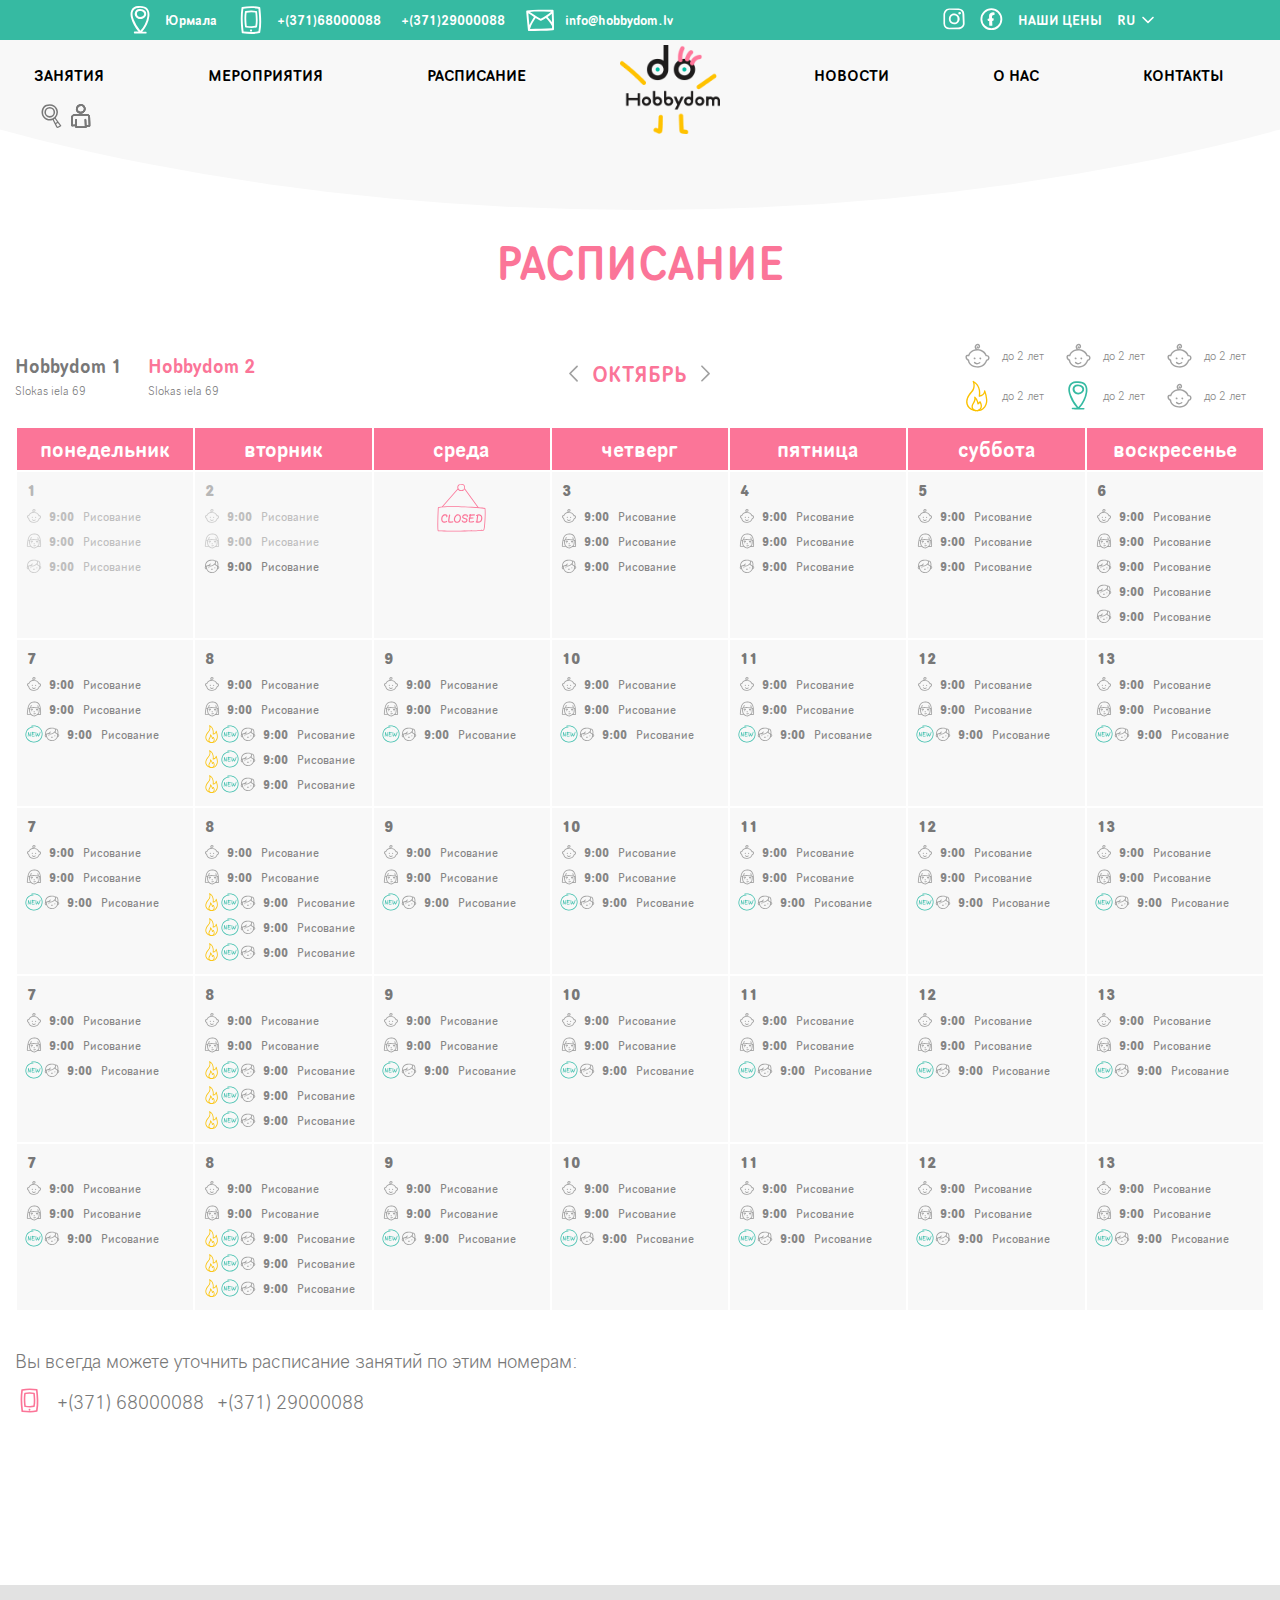
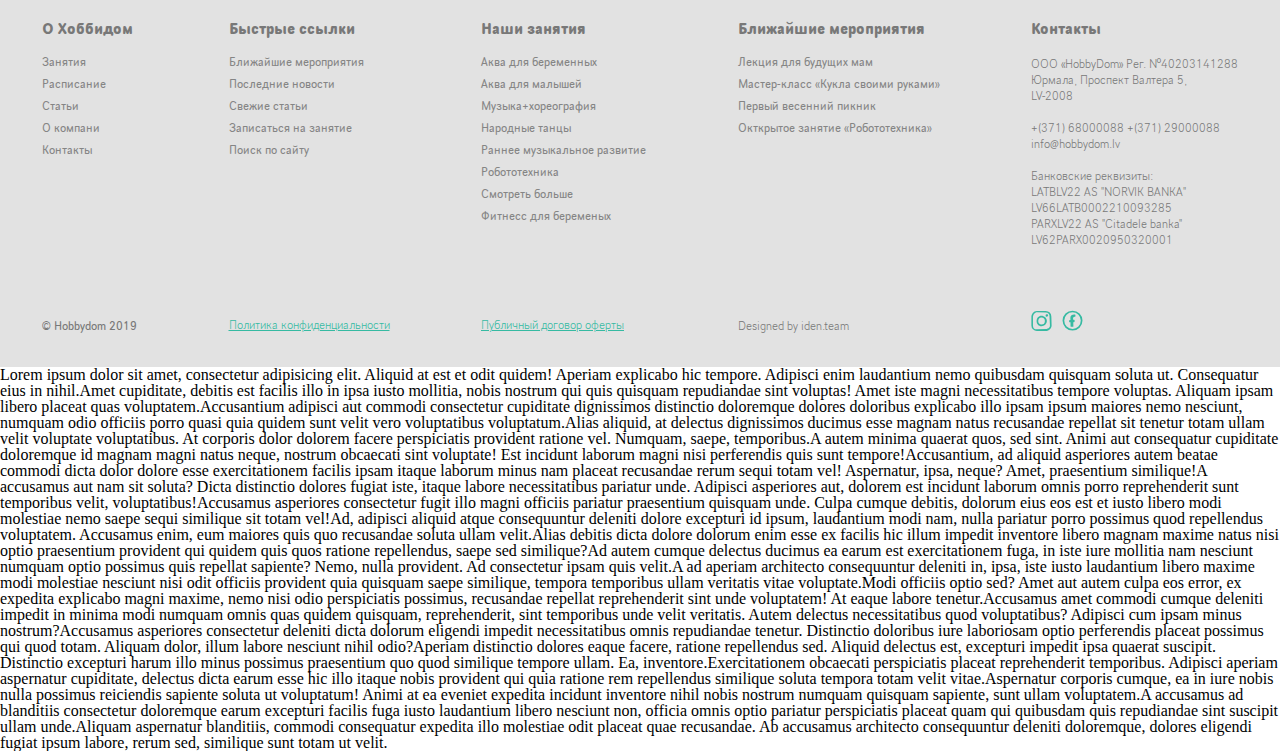
<file: assets/template/shedule.html>
<!DOCTYPE html>
<html>
<head>
    <meta http-equiv="Content-type" content="text/html; charset=utf-8"/>
    <meta http-equiv="X-UA-Compatible" content="ie=edge" />
    <meta name="viewport"
          content="width=device-width, user-scalable=no, initial-scale=1.0, maximum-scale=1.0, minimum-scale=1.0" />
    <title>Hobbydom</title>
    <link rel="apple-touch-icon" sizes="180x180" href="images/apple-touch-icon.png">
    <link rel="icon" type="image/png" sizes="32x32" href="images/favicon-32x32.png">
    <link rel="icon" type="image/png" sizes="16x16" href="images/favicon-16x16.png">
    <link rel="mask-icon" href="images/safari-pinned-tab.svg" color="#5bbad5">
    <meta name="msapplication-TileColor" content="#da532c">
    <meta name="theme-color" content="#ffffff">
    <meta property="og:site_name" content="hobbydom">
    <meta property="og:type" content="website">
    <meta property="og:title" content="hobbydom">
    <meta property="og:description" content="семейный клуб развития детей и родителей">
    <meta property="og:image" content="images/sharing_picture.png">
    <meta property="og:image:secure_url" content="images/sharing_picture.png">
    <meta property="og:image:type" content="image/jpeg">
    <meta property="og:image:width" content="1200">
    <meta property="og:image:height" content="630">
<link href="css/main.css" rel="stylesheet"></head>
<body>
<header>
    <nav class="b-nav">
        <div class="nav__top">
            <div class="nav__top--wrapper">
                <div class="nav__top--left">
                    <img src="images/location_pin_heder.svg" alt=""><a target="_blank" href="googlemaps">Юрмала</a>
                    <img src="images/phone.svg" alt=""><a href="tel:+(371)68000088">+(371)68000088</a><a href="tel:+(371)68000088">+(371)29000088</a>
                    <img src="images/mail.svg" alt=""><a href="mailto:info@hobbydom.lv">info@hobbydom.lv</a>
                </div>
                <div class="nav__top--right">
                    <a target="_blank" href="https://www.instagram.com/hobbydom_latvia/"><img class="nav__top--instagram" src="images/insta_heder.svg" alt=""></a>
                    <a target="_blank" href="https://www.facebook.com/hobbydomlv/"><img class="nav__top--facebook" src="images/fb_heder.svg" alt=""></a>
                    <a href="price">НАШИ ЦЕНЫ</a>
                    <div class="nav__top--languages" href="ru">RU
                        <svg version="1.1" xmlns="http://www.w3.org/2000/svg" width="1024" height="1024" viewBox="0 0 1024 1024">
                            <title></title>
                            <g id="icomoon-ignore">
                            </g>
                            <path fill="#fff" d="M225.835 414.165l256 256c16.683 16.683 43.691 16.683 60.331 0l256-256c16.683-16.683 16.683-43.691 0-60.331s-43.691-16.683-60.331 0l-225.835 225.835-225.835-225.835c-16.683-16.683-43.691-16.683-60.331 0s-16.683 43.691 0 60.331z"></path>
                        </svg>

                        <div class="languages-content">
                            <a href="#">RU</a><a href="#">LV</a>
                        </div>
                    </div>


                </div>
            </div>
        </div>
        <div class="nav__bottom">
            <div class="nav__wrapper">
                <nav class="nav">
                    <ul>
                        <li><a href="classes.html">Занятия</a></li>
                        <li><a href="events.html">Мероприятия</a></li>
                        <li><a href="shedule.html">Расписание</a></li>
                        <li class="nav--logo"><a href="index.html"><i><img src="images/Logo.png" alt=""></i><svg xmlns="http://www.w3.org/2000/svg" viewBox="0 0 272 130.11"><title>logo_text_svg</title><g id="logo"><g id="logo_smal"><polygon class="cls-1" points="44.96 61.8 21.74 61.8 21.74 49.9 15.88 49.9 15.88 81.28 21.74 81.28 21.74 67.13 44.96 67.13 44.96 81.28 50.82 81.28 50.82 49.9 44.96 49.9 44.96 61.8"/><path class="cls-1" d="M73,69.8a5.75,5.75,0,0,1-.45,2.26h0A5.82,5.82,0,0,1,63,73.93,6.14,6.14,0,0,1,61.78,72a5.67,5.67,0,0,1,0-4.5A6.17,6.17,0,0,1,63,65.67a5.85,5.85,0,0,1,1.86-1.25,5.85,5.85,0,0,1,4.51,0,5.77,5.77,0,0,1,3.11,3.12A5.78,5.78,0,0,1,73,69.8m2.33-8.16a11.63,11.63,0,0,0-3.67-2.47,11.77,11.77,0,0,0-9,0,11.51,11.51,0,0,0-6.13,6.13,11.73,11.73,0,0,0,0,9,11.52,11.52,0,0,0,6.13,6.13,11.73,11.73,0,0,0,9,0,11.49,11.49,0,0,0,6.13-6.13,11.73,11.73,0,0,0,0-9,11.6,11.6,0,0,0-2.46-3.66"/><path class="cls-1" d="M92.92,75.22A5.88,5.88,0,0,1,91.06,74a6.16,6.16,0,0,1-1.27-1.88,5.62,5.62,0,0,1-.47-2.3,5.45,5.45,0,0,1,.46-2.23,6.27,6.27,0,0,1,1.27-1.86,5.83,5.83,0,0,1,1.86-1.25,5.86,5.86,0,0,1,4.51,0,5.78,5.78,0,0,1,3.11,3.12,5.92,5.92,0,0,1,0,4.53A5.91,5.91,0,0,1,99.29,74a5.75,5.75,0,0,1-1.86,1.25,5.86,5.86,0,0,1-4.5,0m10.39-13.54a11.59,11.59,0,0,0-3.66-2.47,11.76,11.76,0,0,0-8.3-.26,12,12,0,0,0-2.07,1l0-16h-5.7V69.84a11.37,11.37,0,0,0,.9,4.5,11.49,11.49,0,0,0,6.13,6.13,11.71,11.71,0,0,0,9,0,11.47,11.47,0,0,0,6.13-6.13,11.72,11.72,0,0,0,0-9,11.53,11.53,0,0,0-2.47-3.67"/><path class="cls-1" d="M129,69.84a5.78,5.78,0,0,1-.45,2.26A5.89,5.89,0,0,1,127.3,74a5.76,5.76,0,0,1-1.86,1.25A5.81,5.81,0,0,1,119.07,74a6.16,6.16,0,0,1-1.27-1.88,5.62,5.62,0,0,1-.47-2.3,5.45,5.45,0,0,1,.46-2.23,6.27,6.27,0,0,1,1.27-1.86,5.83,5.83,0,0,1,1.86-1.25,5.86,5.86,0,0,1,4.51,0,5.78,5.78,0,0,1,3.11,3.12,5.77,5.77,0,0,1,.45,2.26m2.33-8.16a11.59,11.59,0,0,0-3.66-2.47,11.76,11.76,0,0,0-8.3-.26,12,12,0,0,0-2.07,1l0-16h-5.7V69.84a11.4,11.4,0,0,0,.9,4.5,11.49,11.49,0,0,0,6.13,6.13,11.71,11.71,0,0,0,9,0,11.49,11.49,0,0,0,6.13-6.13,11.72,11.72,0,0,0,0-9,11.53,11.53,0,0,0-2.47-3.67"/><polygon class="cls-1" points="148.57 71.65 142.74 58.35 136.34 58.35 145.23 78.6 139.18 90.58 145.7 90.58 149.01 84.25 161.49 58.35 154.98 58.35 148.57 71.65"/><path class="cls-1" d="M178.2,65.71a5.86,5.86,0,0,1,1.25,1.85,5.64,5.64,0,0,1,.45,2.24v0a5.8,5.8,0,0,1-.45,2.26A5.81,5.81,0,0,1,170,74a6.11,6.11,0,0,1-1.27-1.87,5.67,5.67,0,0,1,0-4.51A6.12,6.12,0,0,1,170,65.71a5.83,5.83,0,0,1,1.86-1.25,5.86,5.86,0,0,1,4.51,0,5.81,5.81,0,0,1,1.86,1.25m1.7-5.8a12,12,0,0,0-2-1,11.73,11.73,0,0,0-8.28.26,11.52,11.52,0,0,0-6.13,6.13,11.73,11.73,0,0,0,0,9,11.49,11.49,0,0,0,6.13,6.13,11.71,11.71,0,0,0,9,0,11.48,11.48,0,0,0,6.13-6.13,11.45,11.45,0,0,0,.9-4.54V43.9H179.9Z"/><path class="cls-1" d="M207.91,69.8a5.77,5.77,0,0,1-.45,2.26,5.86,5.86,0,0,1-1.25,1.87,5.79,5.79,0,0,1-1.86,1.25,5.85,5.85,0,0,1-4.51,0A5.75,5.75,0,0,1,198,73.93,6.05,6.05,0,0,1,196.72,72a5.66,5.66,0,0,1,0-4.5A6.08,6.08,0,0,1,198,65.67a5.81,5.81,0,0,1,1.86-1.25,5.85,5.85,0,0,1,4.51,0,5.78,5.78,0,0,1,3.11,3.12,5.79,5.79,0,0,1,.45,2.26m2.33-8.16h0a11.53,11.53,0,0,0-18.79,3.66,11.73,11.73,0,0,0,0,9,11.47,11.47,0,0,0,6.13,6.13,11.73,11.73,0,0,0,9,0,11.5,11.5,0,0,0,6.13-6.13,11.73,11.73,0,0,0,0-9,11.62,11.62,0,0,0-2.46-3.66"/><path class="cls-1" d="M252.26,63.46a10.09,10.09,0,0,0-5.93-4.82,10.3,10.3,0,0,0-5.95,0,10.78,10.78,0,0,0-2.67,1.24,10.11,10.11,0,0,0-1.66,1.43,9.28,9.28,0,0,0-1.71-1.44,10,10,0,0,0-2.62-1.24,10.28,10.28,0,0,0-5.95,0,11.29,11.29,0,0,0-1.51.59v-1h-5.69V81.36h5.69v-13a4.25,4.25,0,0,1,.35-1.7,4.55,4.55,0,0,1,1-1.42,4.47,4.47,0,0,1,4.87-1,4.56,4.56,0,0,1,2.39,2.39,4.2,4.2,0,0,1,.35,1.7v13h5.7v-13a4.22,4.22,0,0,1,.35-1.7,4.59,4.59,0,0,1,1-1.42,4.46,4.46,0,0,1,1.44-1,4.41,4.41,0,0,1,3.43,0,4.58,4.58,0,0,1,1.42,1,4.64,4.64,0,0,1,1,1.42,4.27,4.27,0,0,1,.35,1.7v13h5.69v-13a9.91,9.91,0,0,0-1.24-4.87"/></g></g></svg></a></li>
                        <li><a href="news.html">новости</a></li>
                        <li><a href="about-us.html">О нас</a></li>
                        <li><a href="contacts.html">Контакты</a></li>
                        <li class="nav--icons"><a href="#" id="search-button"><img class="search-button" src="images/search.svg" alt=""></a><a href="#"><img src="images/man.svg" alt=""></a></li>
                    </ul>
                </nav>
            </div>
            <div class="nav__wrapper--mobile">
                <div class="nav__mobile--content">
                    <div class="mobile__hamburger--wrapper">
                        <div class="mobile-hamburger"></div>
                    </div>
                    <a href="index.html" class="mobile__menu--logo-wrapper">
                        <svg xmlns="http://www.w3.org/2000/svg" viewBox="0 0 272 130.11"><title>logo_text_svg</title><g id="logo"><g id="logo_smal"><polygon class="cls-1" points="44.96 61.8 21.74 61.8 21.74 49.9 15.88 49.9 15.88 81.28 21.74 81.28 21.74 67.13 44.96 67.13 44.96 81.28 50.82 81.28 50.82 49.9 44.96 49.9 44.96 61.8"/><path class="cls-1" d="M73,69.8a5.75,5.75,0,0,1-.45,2.26h0A5.82,5.82,0,0,1,63,73.93,6.14,6.14,0,0,1,61.78,72a5.67,5.67,0,0,1,0-4.5A6.17,6.17,0,0,1,63,65.67a5.85,5.85,0,0,1,1.86-1.25,5.85,5.85,0,0,1,4.51,0,5.77,5.77,0,0,1,3.11,3.12A5.78,5.78,0,0,1,73,69.8m2.33-8.16a11.63,11.63,0,0,0-3.67-2.47,11.77,11.77,0,0,0-9,0,11.51,11.51,0,0,0-6.13,6.13,11.73,11.73,0,0,0,0,9,11.52,11.52,0,0,0,6.13,6.13,11.73,11.73,0,0,0,9,0,11.49,11.49,0,0,0,6.13-6.13,11.73,11.73,0,0,0,0-9,11.6,11.6,0,0,0-2.46-3.66"/><path class="cls-1" d="M92.92,75.22A5.88,5.88,0,0,1,91.06,74a6.16,6.16,0,0,1-1.27-1.88,5.62,5.62,0,0,1-.47-2.3,5.45,5.45,0,0,1,.46-2.23,6.27,6.27,0,0,1,1.27-1.86,5.83,5.83,0,0,1,1.86-1.25,5.86,5.86,0,0,1,4.51,0,5.78,5.78,0,0,1,3.11,3.12,5.92,5.92,0,0,1,0,4.53A5.91,5.91,0,0,1,99.29,74a5.75,5.75,0,0,1-1.86,1.25,5.86,5.86,0,0,1-4.5,0m10.39-13.54a11.59,11.59,0,0,0-3.66-2.47,11.76,11.76,0,0,0-8.3-.26,12,12,0,0,0-2.07,1l0-16h-5.7V69.84a11.37,11.37,0,0,0,.9,4.5,11.49,11.49,0,0,0,6.13,6.13,11.71,11.71,0,0,0,9,0,11.47,11.47,0,0,0,6.13-6.13,11.72,11.72,0,0,0,0-9,11.53,11.53,0,0,0-2.47-3.67"/><path class="cls-1" d="M129,69.84a5.78,5.78,0,0,1-.45,2.26A5.89,5.89,0,0,1,127.3,74a5.76,5.76,0,0,1-1.86,1.25A5.81,5.81,0,0,1,119.07,74a6.16,6.16,0,0,1-1.27-1.88,5.62,5.62,0,0,1-.47-2.3,5.45,5.45,0,0,1,.46-2.23,6.27,6.27,0,0,1,1.27-1.86,5.83,5.83,0,0,1,1.86-1.25,5.86,5.86,0,0,1,4.51,0,5.78,5.78,0,0,1,3.11,3.12,5.77,5.77,0,0,1,.45,2.26m2.33-8.16a11.59,11.59,0,0,0-3.66-2.47,11.76,11.76,0,0,0-8.3-.26,12,12,0,0,0-2.07,1l0-16h-5.7V69.84a11.4,11.4,0,0,0,.9,4.5,11.49,11.49,0,0,0,6.13,6.13,11.71,11.71,0,0,0,9,0,11.49,11.49,0,0,0,6.13-6.13,11.72,11.72,0,0,0,0-9,11.53,11.53,0,0,0-2.47-3.67"/><polygon class="cls-1" points="148.57 71.65 142.74 58.35 136.34 58.35 145.23 78.6 139.18 90.58 145.7 90.58 149.01 84.25 161.49 58.35 154.98 58.35 148.57 71.65"/><path class="cls-1" d="M178.2,65.71a5.86,5.86,0,0,1,1.25,1.85,5.64,5.64,0,0,1,.45,2.24v0a5.8,5.8,0,0,1-.45,2.26A5.81,5.81,0,0,1,170,74a6.11,6.11,0,0,1-1.27-1.87,5.67,5.67,0,0,1,0-4.51A6.12,6.12,0,0,1,170,65.71a5.83,5.83,0,0,1,1.86-1.25,5.86,5.86,0,0,1,4.51,0,5.81,5.81,0,0,1,1.86,1.25m1.7-5.8a12,12,0,0,0-2-1,11.73,11.73,0,0,0-8.28.26,11.52,11.52,0,0,0-6.13,6.13,11.73,11.73,0,0,0,0,9,11.49,11.49,0,0,0,6.13,6.13,11.71,11.71,0,0,0,9,0,11.48,11.48,0,0,0,6.13-6.13,11.45,11.45,0,0,0,.9-4.54V43.9H179.9Z"/><path class="cls-1" d="M207.91,69.8a5.77,5.77,0,0,1-.45,2.26,5.86,5.86,0,0,1-1.25,1.87,5.79,5.79,0,0,1-1.86,1.25,5.85,5.85,0,0,1-4.51,0A5.75,5.75,0,0,1,198,73.93,6.05,6.05,0,0,1,196.72,72a5.66,5.66,0,0,1,0-4.5A6.08,6.08,0,0,1,198,65.67a5.81,5.81,0,0,1,1.86-1.25,5.85,5.85,0,0,1,4.51,0,5.78,5.78,0,0,1,3.11,3.12,5.79,5.79,0,0,1,.45,2.26m2.33-8.16h0a11.53,11.53,0,0,0-18.79,3.66,11.73,11.73,0,0,0,0,9,11.47,11.47,0,0,0,6.13,6.13,11.73,11.73,0,0,0,9,0,11.5,11.5,0,0,0,6.13-6.13,11.73,11.73,0,0,0,0-9,11.62,11.62,0,0,0-2.46-3.66"/><path class="cls-1" d="M252.26,63.46a10.09,10.09,0,0,0-5.93-4.82,10.3,10.3,0,0,0-5.95,0,10.78,10.78,0,0,0-2.67,1.24,10.11,10.11,0,0,0-1.66,1.43,9.28,9.28,0,0,0-1.71-1.44,10,10,0,0,0-2.62-1.24,10.28,10.28,0,0,0-5.95,0,11.29,11.29,0,0,0-1.51.59v-1h-5.69V81.36h5.69v-13a4.25,4.25,0,0,1,.35-1.7,4.55,4.55,0,0,1,1-1.42,4.47,4.47,0,0,1,4.87-1,4.56,4.56,0,0,1,2.39,2.39,4.2,4.2,0,0,1,.35,1.7v13h5.7v-13a4.22,4.22,0,0,1,.35-1.7,4.59,4.59,0,0,1,1-1.42,4.46,4.46,0,0,1,1.44-1,4.41,4.41,0,0,1,3.43,0,4.58,4.58,0,0,1,1.42,1,4.64,4.64,0,0,1,1,1.42,4.27,4.27,0,0,1,.35,1.7v13h5.69v-13a9.91,9.91,0,0,0-1.24-4.87"/></g></g></svg>
                        <img class="mobile__menu--img-logo" src="images/Logo.png" alt="">
                    </a>
                    <div class="mobile__language-picker">RU
                        <svg version="1.1" xmlns="http://www.w3.org/2000/svg" width="1024" height="1024" viewBox="0 0 1024 1024">
                            <title></title>
                            <g id="icomoon-ignore">
                            </g>
                            <path fill="#36baa5" d="M225.835 414.165l256 256c16.683 16.683 43.691 16.683 60.331 0l256-256c16.683-16.683 16.683-43.691 0-60.331s-43.691-16.683-60.331 0l-225.835 225.835-225.835-225.835c-16.683-16.683-43.691-16.683-60.331 0s-16.683 43.691 0 60.331z"></path>
                        </svg>
                        <div class="mobile--languages-content">
                            <a href="#">RU</a><a href="#">LV</a>
                        </div>
                    </div>

                </div>
                <div class="mobile-menu">
                    <div class="mobile-menu-top">
                        <ul>
                            <li><a href="classes.html">занятия</a></li>
                            <li><a href="events.html">мероприятия</a></li>
                            <li><a href="shedule.html">расписание</a></li>
                            <li><a href="news.html">новости</a></li>
                            <li><a href="#">наши цены</a></li>
                            <li><a href="about-us.html">о нас</a></li>
                            <li><a href="contacts.html">контакты</a></li>
                            <li class="nav--icons">
                                <a href="#">
                                    <svg xmlns="http://www.w3.org/2000/svg" id="Layer_1" data-name="Layer 1" viewBox="0 0 200 200"><defs><style>.cls-1{fill:#36baa2}</style></defs><path class="cls-1" d="M86 27.08A42.9 42.9 0 1 0 128.87 70 42.95 42.95 0 0 0 86 27.08zm0 73.45A30.55 30.55 0 1 1 116.54 70 30.59 30.59 0 0 1 86 100.53zm0 0"/><path class="cls-1" d="M133.82 115.17a65.65 65.65 0 0 0 18-45.24c0-10.91-4.54-23-6.49-27.73-9.6-23.15-31.59-37-58.81-37a86.16 86.16 0 0 0-29.82 5.47c-26 9.68-37 38.41-36.31 62.57.9 33.91 30.91 62.55 65.52 62.55a65.49 65.49 0 0 0 23.42-4.32c6.37 13.54 13.14 26.91 20.12 40.13 3.42 6.49 6.07 14.26 10.31 20.25 6.9 9.71 29-4.35 35.18-9.47a.39.39 0 0 0 .08-.08c2.74-.9 4.75-3.81 2.64-6.83-14.21-20.43-30.26-39.52-43.89-60.34zm-101-42.22c-.53-19.77 8-43.12 28.28-50.68a73.8 73.8 0 0 1 25.51-4.69c22.39 0 39.66 10.7 47.41 29.36 3.48 8.38 5.55 17 5.55 23A53.62 53.62 0 0 1 86 123.49c-28.1 0-52.46-23.14-53.19-50.54zm85.45 54.42a68.26 68.26 0 0 0 8.27-5.51c5.7 8.58 11.77 16.89 18 25.13a141.27 141.27 0 0 0-12.26 8.52c-4.76-9.32-9.47-18.67-14-28.13zm29 57.58c-3.41-6.86-6.9-13.68-10.41-20.5a128.08 128.08 0 0 1 13.67-9.51c5.44 7.19 10.88 14.38 16.11 21.72a43.8 43.8 0 0 1-19.37 8.29zm0 0"/></svg>
                                </a>
                                <a href="#">
                                    <svg xmlns="http://www.w3.org/2000/svg" id="Layer_1" data-name="Layer 1" viewBox="0 0 200 200"><defs><style>.cls-1{fill:#36baa2}</style></defs><path class="cls-1" d="M69.69 73a39.62 39.62 0 0 0 22.93 7.6c10.48 0 20.78-4.4 29-12.38 2.19-2.11 4.44-4.56 5.06-5.31a6 6 0 0 0 .82-1.23c7.93-15 6.59-30.48-3.66-42.54-2-2.31-4.39-5.09-5.3-6a6.66 6.66 0 0 0-1.6-1.14 46.56 46.56 0 0 0-21.4-5.5c-9.77 0-19.18 3.45-27.94 10.24a5.56 5.56 0 0 0-1.14 1.11c-.6.76-2.59 3.48-4.43 6.18-11.77 17.29-8.62 37.4 7.66 48.97zm6-45.66a7.55 7.55 0 0 0 .53-.65 20.4 20.4 0 0 1 6-4.39 28.61 28.61 0 0 1 12.92-3.08 30.71 30.71 0 0 1 7.92 1.06 25.16 25.16 0 0 1 10.28 6.35c6.05 6.78 8 14.67 5.55 22.8A22.88 22.88 0 0 1 116 55.6l-.09.1c-5.53 7.43-13.36 11.52-22 11.52-10.61 0-20.67-6.16-24.47-15-2.02-4.68-3.9-14.22 6.27-24.92zM169.73 142l-.28-8.63c-.08-2.27-.13-4.53-.18-6.8v-3.46l-.09-2.52c0-1.39-.1-2.79-.17-4.19 0-.22 0-.44-.05-.66s0-.39 0-.58v-.74l-.07-1.06c-.06-.91-.12-1.81-.21-2.71 0-.22 0-.43-.07-.65s0-.38-.06-.58a51.19 51.19 0 0 0-.94-6c-.09-.39-.2-.77-.31-1.15l-.1-.34a26.21 26.21 0 0 0-1.34-3.81 19.3 19.3 0 0 0-2.75-4.43 17.49 17.49 0 0 0-2.25-2.13c-.42-.35-.86-.69-1.33-1s-.87-.58-1.32-.84A28.29 28.29 0 0 0 155.1 88a27.08 27.08 0 0 0-4.92-1.72 20 20 0 0 0-3.55-.61c-1.46-.1-2.9-.14-4.25-.16h-2.52c-1.56 0-3.12 0-4.69.06l-2.51.06c-1.83 0-4 .08-6.16.07l-10.8-.11q-5.37-.08-10.71-.11c-12.92-.12-28.15-.15-43.13.52-8.63.39-16.5 1-24.06 1.77a6 6 0 0 0-2.32.25 26.5 26.5 0 0 0-16.58 14.25 7.84 7.84 0 0 0-.58 2 5.91 5.91 0 0 0-.57 2.47q-.12 6.23-.27 12.46c-.44 18.84-.89 38.32.28 57.5a5.74 5.74 0 0 0 3.06 4.88 5.31 5.31 0 0 0 3.61 1.32c9 0 17.77 0 26.61-.42v7.34a5.9 5.9 0 0 0 .6 2.63 5.18 5.18 0 0 0 5.09 3.55c13 0 26.25.15 39 .28s26.11.27 39.16.28a5.17 5.17 0 0 0 4.66-2.62 6.17 6.17 0 0 0 .06-5.78v-2c7.13-.34 14.17-.39 21.35-.4a5.38 5.38 0 0 0 3.12-.93 6.25 6.25 0 0 0 4.58-1.42 5.49 5.49 0 0 0 1.86-4.31c.03-12.42-.39-24.99-.79-37.1zm-43.93-11.61c.78 14 1.75 39.13 2 54.92-10.58 0-21.31-.15-31.7-.25-10.88-.11-22.12-.22-33.2-.26 0-6.91-.11-15.5-.18-24.1-.09-10.81-.19-22-.2-29.56a5.46 5.46 0 0 0-2.76-4.94 6.56 6.56 0 0 0-6.37 0 5.45 5.45 0 0 0-2.73 4.93c0 7.08.1 17 .19 27.41 0 4.3.07 8.62.11 12.77-7.62.32-15.11.39-21.58.41-.85-17.78-.42-35.86 0-53.35q.13-5.5.25-11a14.74 14.74 0 0 1 8.66-7.73c12.4-1.3 25.56-2 41.41-2.24 8.26-.13 16.49-.1 26.29 0l8.75.09 6.77.07h20.96a26.39 26.39 0 0 1 5.25.49 10.06 10.06 0 0 1 5.1 2.57 10.71 10.71 0 0 1 1.85 2.4 11.07 11.07 0 0 1 .71 1.48c.14.37.26.75.36 1.13s.2.8.28 1.19a25.27 25.27 0 0 1 .37 3.26v.59l.17 2.66v.67l.12 2c.08 1.33.16 2.67.25 4l.11 1.81c.08 1.28.16 2.56.22 3.8a1.67 1.67 0 0 0 0 .21c.46 9.57.83 20 1.11 31.85.12 5 .2 10.42.23 17-6.15 0-12.68.09-19.25.4-.37-14.21-1.1-32.81-1.76-44.7a5.8 5.8 0 0 0-3.21-5 6.54 6.54 0 0 0-6.34.26 5.19 5.19 0 0 0-2.24 4.76z"/><path class="cls-1" d="M69.78 72.72a39.48 39.48 0 0 0 22.85 7.57c10.44 0 20.7-4.38 28.9-12.33 2.18-2.11 4.42-4.54 5-5.29a5.93 5.93 0 0 0 .82-1.22c7.9-14.92 6.57-30.37-3.64-42.38-2-2.3-4.38-5.07-5.28-5.93a6.63 6.63 0 0 0-1.57-1.14 46.39 46.39 0 0 0-21.32-5.48c-9.73 0-19.11 3.44-27.84 10.2a5.54 5.54 0 0 0-1.14 1.11C66 18.59 64 21.3 62.15 24c-11.73 17.19-8.6 37.23 7.63 48.72zm6-45.5a7.53 7.53 0 0 0 .53-.65 20.33 20.33 0 0 1 5.94-4.37 28.5 28.5 0 0 1 12.88-3.07 30.59 30.59 0 0 1 7.87 1.05 25.07 25.07 0 0 1 10.24 6.33c6 6.76 7.94 14.61 5.53 22.72a22.8 22.8 0 0 1-2.83 6.2l-.09.1c-5.51 7.4-13.31 11.48-22 11.48-10.57 0-20.6-6.13-24.38-14.92-1.95-4.7-3.83-14.16 6.3-24.87zm93.68 114.25l-.28-8.6a509.8 509.8 0 0 1-.18-6.77v-3.45l-.09-2.51c0-1.38-.1-2.78-.17-4.18 0-.22 0-.44-.05-.66s0-.39 0-.58v-.73l-.07-1.05c-.06-.9-.12-1.81-.21-2.7 0-.22 0-.43-.07-.65s0-.38-.06-.57a51 51 0 0 0-.93-6c-.09-.39-.2-.77-.31-1.15l-.1-.34a26.12 26.12 0 0 0-1.34-3.79 19.23 19.23 0 0 0-2.74-4.42 17.43 17.43 0 0 0-2.24-2.12c-.42-.34-.85-.69-1.32-1s-.87-.58-1.31-.84a28.18 28.18 0 0 0-2.92-1.56A27 27 0 0 0 150 86a19.93 19.93 0 0 0-3.54-.6c-1.45-.1-2.89-.14-4.24-.16h-2.51c-1.56 0-3.11 0-4.67.06l-2.5.06c-1.83 0-4 .08-6.14.07l-10.76-.11q-5.35-.08-10.67-.11c-12.87-.12-28-.15-43 .52-8.6.39-16.44 1-24 1.76a6 6 0 0 0-2.31.25 26.4 26.4 0 0 0-16.51 14.16 7.81 7.81 0 0 0-.58 2 5.88 5.88 0 0 0-.57 2.46q-.12 6.21-.27 12.41c-.44 18.77-.89 38.18.28 57.29a5.72 5.72 0 0 0 3 4.87 5.3 5.3 0 0 0 3.6 1.32c8.94 0 17.71 0 26.51-.41v7.31a5.88 5.88 0 0 0 .59 2.62 5.16 5.16 0 0 0 5.06 3.47c13 0 26.15.15 38.9.28s26 .27 39 .28a5.16 5.16 0 0 0 4.64-2.61 6.15 6.15 0 0 0 .06-5.76v-2c7.1-.34 14.12-.39 21.27-.4a5.36 5.36 0 0 0 3.11-.93 6.23 6.23 0 0 0 4.56-1.42 5.47 5.47 0 0 0 1.85-4.3c.11-12.29-.31-24.81-.7-36.91zm-43.77-11.53c.78 14 1.75 39 2 54.72-10.54 0-21.23-.15-31.59-.25-10.84-.11-22-.22-33.08-.26 0-6.89-.11-15.44-.18-24-.09-10.77-.19-21.91-.2-29.46a5.44 5.44 0 0 0-2.75-4.92 6.54 6.54 0 0 0-6.35 0 5.43 5.43 0 0 0-2.72 4.92c0 7.05.1 16.89.19 27.31 0 4.28.07 8.59.11 12.73-7.59.32-15.06.39-21.5.41-.84-17.71-.42-35.73 0-53.16q.13-5.48.24-11a14.69 14.69 0 0 1 8.63-7.7c12.35-1.3 25.47-2 41.26-2.23 8.23-.13 16.43-.1 26.19 0l8.72.09 6.75.07h20.88a26.3 26.3 0 0 1 5.23.49 10 10 0 0 1 5.09 2.56 10.67 10.67 0 0 1 1.85 2.39 11 11 0 0 1 .71 1.48c.14.37.26.75.36 1.12s.2.79.28 1.18a25.18 25.18 0 0 1 .37 3.25v.59l.17 2.65v.67l.12 2c.08 1.33.16 2.66.25 4l.11 1.81c.08 1.28.15 2.55.22 3.79a1.66 1.66 0 0 0 0 .21c.46 9.54.82 19.92 1.11 31.74.12 5 .2 10.38.23 16.93-6.12 0-12.63.09-19.18.4-.37-14.16-1.1-32.69-1.76-44.54a5.78 5.78 0 0 0-3.2-5 6.52 6.52 0 0 0-6.32.26 5.17 5.17 0 0 0-2.24 4.75z"/><path class="cls-1" d="M69.93 72.28a39.22 39.22 0 0 0 22.7 7.52c10.37 0 20.57-4.35 28.71-12.25 2.17-2.09 4.39-4.51 5-5.26a5.89 5.89 0 0 0 .82-1.22C135 46.26 133.7 30.91 123.55 19c-1.95-2.29-4.35-5-5.24-5.89a6.59 6.59 0 0 0-1.6-1.13 46.09 46.09 0 0 0-21.18-5.46c-9.67 0-19 3.41-27.65 10.14a5.5 5.5 0 0 0-1.13 1.1c-.59.75-2.56 3.44-4.38 6.12C50.7 41 53.82 60.87 69.93 72.28zm6-45.2a7.48 7.48 0 0 0 .53-.64 20.19 20.19 0 0 1 5.91-4.35 28.32 28.32 0 0 1 12.79-3 30.39 30.39 0 0 1 7.84 1 24.91 24.91 0 0 1 10.17 6.28c6 6.71 7.89 14.52 5.49 22.57a22.65 22.65 0 0 1-2.81 6.16l-.09.1c-5.48 7.36-13.23 11.41-21.82 11.41-10.5 0-20.46-6.09-24.22-14.82-2.03-4.66-3.9-14.07 6.17-24.7zM169 140.58l-.28-8.54c-.08-2.24-.13-4.48-.18-6.73v-3.42l-.09-2.49c0-1.38-.1-2.76-.17-4.15 0-.22 0-.44-.05-.66s0-.39 0-.57v-.73l-.07-1c-.06-.9-.12-1.79-.21-2.68 0-.21 0-.43-.07-.64s0-.37-.06-.57a50.67 50.67 0 0 0-.93-6c-.09-.39-.19-.76-.3-1.14l-.1-.34a26 26 0 0 0-1.33-3.77 19.1 19.1 0 0 0-2.72-4.39 17.32 17.32 0 0 0-2.44-2.13c-.42-.34-.85-.68-1.31-1s-.87-.58-1.3-.84a28 28 0 0 0-2.9-1.55 26.81 26.81 0 0 0-4.87-1.7 19.8 19.8 0 0 0-3.52-.6c-1.44-.1-2.87-.14-4.21-.16h-2.5c-1.55 0-3.09 0-4.64.06l-2.48.06c-1.81 0-4 .08-6.1.07l-10.69-.11q-5.32-.07-10.6-.11c-12.79-.12-27.86-.15-42.69.51-8.54.39-16.33 1-23.82 1.75a5.91 5.91 0 0 0-2.3.24 26.23 26.23 0 0 0-16.4 14.06 7.76 7.76 0 0 0-.58 2 5.85 5.85 0 0 0-.56 2.45q-.12 6.17-.27 12.33c-.43 18.65-.88 37.93.27 56.91a5.69 5.69 0 0 0 3 4.83 5.26 5.26 0 0 0 3.58 1.31c8.89 0 17.59 0 26.34-.41v7.26a5.84 5.84 0 0 0 .59 2.6 5.12 5.12 0 0 0 5 3.45c12.88 0 26 .15 38.65.28s25.84.27 38.76.28a5.12 5.12 0 0 0 4.61-2.59 6.11 6.11 0 0 0 .06-5.73v-1.95c7.05-.34 14-.38 21.13-.39a5.32 5.32 0 0 0 3.09-.92 6.19 6.19 0 0 0 4.53-1.41 5.43 5.43 0 0 0 1.84-4.27c.06-12.29-.35-24.73-.71-36.76zm-43.48-11.45c.78 13.89 1.74 38.73 2 54.37-10.47 0-21.1-.15-31.38-.25-10.77-.11-21.9-.21-32.86-.25 0-6.84-.11-15.34-.18-23.86-.09-10.7-.19-21.77-.2-29.26a5.41 5.41 0 0 0-2.81-4.88 6.5 6.5 0 0 0-6.31 0 5.39 5.39 0 0 0-2.7 4.88c0 7 .1 16.78.19 27.13 0 4.25.07 8.53.1 12.64-7.54.32-15 .39-21.36.4-.84-17.6-.42-35.49 0-52.81q.13-5.45.24-10.9a14.59 14.59 0 0 1 8.57-7.65c12.27-1.29 25.3-2 41-2.21 8.18-.13 16.32-.1 26 0l8.66.09 6.7.07h20.75a26.12 26.12 0 0 1 5.2.48 10 10 0 0 1 5.05 2.54A10.6 10.6 0 0 1 154 102a11 11 0 0 1 .7 1.47c.14.37.26.74.36 1.12s.2.79.27 1.18a25 25 0 0 1 .36 3.22v.59l.16 2.63v.66l.12 2c.08 1.32.16 2.64.25 4l.11 1.79c.08 1.27.15 2.54.22 3.76a1.65 1.65 0 0 0 0 .21c.46 9.48.82 19.79 1.1 31.53.12 4.94.19 10.31.22 16.82-6.08 0-12.55.08-19.05.4-.36-14.06-1.09-32.48-1.74-44.25a5.74 5.74 0 0 0-3.18-4.94 6.47 6.47 0 0 0-6.28.25 5.14 5.14 0 0 0-2.14 4.69z"/><path class="cls-1" d="M70.09 71.85a39 39 0 0 0 22.55 7.47c10.3 0 20.43-4.32 28.53-12.17 2.15-2.08 4.36-4.48 5-5.22a5.85 5.85 0 0 0 .81-1.21c7.8-14.73 6.48-30-3.6-41.83-1.93-2.27-4.32-5-5.21-5.85a6.55 6.55 0 0 0-1.59-1.12 45.79 45.79 0 0 0-21-5.4c-9.67 0-18.92 3.39-27.58 10.07a5.47 5.47 0 0 0-1.13 1.1c-.59.75-2.54 3.42-4.35 6.08C51 40.74 54.08 60.52 70.09 71.85zM76 27a7.43 7.43 0 0 0 .52-.64A20.06 20.06 0 0 1 82.41 22a28.13 28.13 0 0 1 12.71-3 30.19 30.19 0 0 1 7.79 1A24.75 24.75 0 0 1 113 26.24c6 6.67 7.84 14.42 5.46 22.42a22.5 22.5 0 0 1-2.79 6.12l-.09.1c-5.44 7.31-13.14 11.33-21.67 11.33-10.43 0-20.33-6.05-24.06-14.72C67.86 46.86 66 37.52 76 27zm92.47 112.7l-.28-8.49c-.08-2.23-.13-4.45-.17-6.69v-3.4l-.09-2.47c0-1.37-.1-2.75-.17-4.12 0-.22 0-.43-.05-.65s0-.39 0-.57v-.72l-.07-1c-.06-.89-.12-1.78-.21-2.66 0-.21 0-.43-.07-.64s0-.37-.06-.57a50.33 50.33 0 0 0-.92-5.94c-.09-.38-.19-.76-.3-1.13l-.1-.33a25.77 25.77 0 0 0-1.32-3.74 19 19 0 0 0-2.7-4.36 17.2 17.2 0 0 0-2.21-2.1c-.41-.34-.84-.68-1.31-1s-.86-.57-1.29-.83a27.81 27.81 0 0 0-2.88-1.54 26.63 26.63 0 0 0-5.03-1.75 19.67 19.67 0 0 0-3.5-.6c-1.44-.1-2.85-.14-4.18-.16h-2.48c-1.54 0-3.07 0-4.61.06l-2.46.06c-1.8 0-3.93.08-6.06.07l-10.62-.11q-5.28-.07-10.53-.11c-12.7-.12-27.68-.15-42.41.51-8.48.39-16.23 1-23.66 1.74a5.87 5.87 0 0 0-2.28.24 26.06 26.06 0 0 0-16.29 14 7.71 7.71 0 0 0-.57 2 5.81 5.81 0 0 0-.56 2.43q-.12 6.13-.27 12.25c-.43 18.52-.88 37.68.27 56.54a5.65 5.65 0 0 0 3 4.8 5.23 5.23 0 0 0 3.55 1.3c8.83 0 17.48 0 26.17-.41v7.22a5.8 5.8 0 0 0 .59 2.59 5.09 5.09 0 0 0 5 3.43c12.79 0 25.81.15 38.39.28s25.67.26 38.51.28a5.09 5.09 0 0 0 4.58-2.57 6.07 6.07 0 0 0 .06-5.69v-1.94c7-.34 13.93-.38 21-.39a5.29 5.29 0 0 0 3.07-.91 6.15 6.15 0 0 0 4.5-1.4 5.39 5.39 0 0 0 1.82-4.24c0-12.27-.41-24.62-.8-36.57zm-43.2-11.38c.77 13.8 1.72 38.47 2 54-10.4 0-21-.15-31.17-.25-10.7-.11-21.75-.21-32.65-.25 0-6.8-.11-15.24-.18-23.7-.09-10.63-.19-21.63-.2-29.07a5.37 5.37 0 0 0-2.71-4.86 6.46 6.46 0 0 0-6.27 0 5.35 5.35 0 0 0-2.68 4.85c0 7 .1 16.67.19 26.95 0 4.22.07 8.48.1 12.56-7.49.32-14.86.39-21.22.4-.83-17.48-.42-35.26 0-52.46q.13-5.41.24-10.82a14.5 14.5 0 0 1 8.51-7.6c12.19-1.28 25.14-2 40.72-2.2 8.13-.12 16.21-.1 25.85 0l8.61.09L121 96h20.6a26 26 0 0 1 5.16.48 9.89 9.89 0 0 1 5 2.53 10.53 10.53 0 0 1 1.82 2.36 10.89 10.89 0 0 1 .7 1.46c.14.37.26.74.36 1.11s.19.78.27 1.17a24.85 24.85 0 0 1 .36 3.2v.58l.16 2.61v.66l.12 2 .24 3.93.11 1.78c.08 1.26.15 2.52.22 3.74a1.64 1.64 0 0 0 0 .2c.46 9.42.81 19.66 1.1 31.32.12 4.91.19 10.25.22 16.71-6 0-12.47.08-18.93.39-.36-14-1.08-32.27-1.73-44a5.7 5.7 0 0 0-3.16-4.91 6.43 6.43 0 0 0-6.24.25 5.1 5.1 0 0 0-2.11 4.76z"/></svg>
                                </a>
                            </li>
                        </ul>
                        <ul class="mobile-menu__icons--right">
                            <li>Юрмала
                                <a class="mobile-menu-mail" href="mailto:info@hobbydom.lv">info@hobbydom.lv</a>
                            </li>
                            <li><a href="tel:+37168000088">+(371)68000088</a></li>
                            <li><a href="tel:+37129000088">+(371)29000088</a></li>
                            <li><a class="mobile-menu--icons" href="https://www.instagram.com/hobbydom_latvia/"><img src="images/insta_footer.svg" alt=""><span>instagram</span></a></li>
                            <li><a class="mobile-menu--icons" href="https://www.facebook.com/hobbydomlv/"><img src="images/fb_footer.svg" alt=""><span>facebook</span></a></li>
                        </ul>
                    </div>
                    <!--                        <div class="mobile-menu-bot">-->
                    <!--                            <ul>-->
                    <!--                                <li>Юрмала</li>-->
                    <!--                                <li><a href="mailto:info@hobbydom.lv">info@hobbydom.lv</a></li>-->
                    <!--                                <li><a class="mobile-menu&#45;&#45;icons" href="https://www.instagram.com/hobbydom_latvia/"><img src="images/insta_footer.svg" alt=""><span>instagram</span></a></li>-->
                    <!--                            </ul>-->
                    <!--                            <ul>-->
                    <!--                                <li><a href="tel:+37168000088">+(371)68000088</a></li>-->
                    <!--                                <li><a href="tel:+37129000088">+(371)29000088</a></li>-->
                    <!--                                <li><a class="mobile-menu&#45;&#45;icons" href="https://www.facebook.com/hobbydomlv/"><img src="images/fb_footer.svg" alt=""><span>facebook</span></a></li>-->
                    <!--                            </ul>-->
                    <!--                        </div>-->
                </div>
            </div>
            <div class="nav__slider--article">

            </div>
        </div>
    </nav>
</header>
<section class="shedule__content">
    <div class="shedule__header">
        <h1>расписание </h1>
        <div class="shedule__header--info">
            <div class="shedule__header--adress">
                <div>
                    <h5 class="active">Hobbydom 1</h5>
                    <p>Slokas iela 69</p>
                </div>
                <div>
                    <h5>Hobbydom 2</h5>
                    <p>Slokas iela 69</p>
                </div>
            </div>
            <div class="shedule__date--switcher">
                <a href="#"><img src="images/arrow_left_1.svg" alt=""></a><p>октябрь</p><a href="#"><img src="images/arrow_right_1.svg" alt=""></a>
            </div>
            <div class="shedule__header--filters">
                <div class="shedule__header--filters-row">
                    <div><img src="images/baby.svg" alt=""><p>до 2 лет</p></div>
                    <div><img src="images/baby.svg" alt=""><p>до 2 лет</p></div>
                    <div><img src="images/baby.svg" alt=""><p>до 2 лет</p></div>
                </div>
                <div class="shedule__header--filters-row">
                    <div><img src="images/fire.svg" alt=""><p>до 2 лет</p></div>
                    <div><img src="images/local_pin_blue.svg" alt=""><p>до 2 лет</p></div>
                    <div><img src="images/baby.svg" alt=""><p>до 2 лет</p></div>
                </div>
            </div>
        </div>
    </div>
    <div class="shedule__left">
        <div class="shedule__table">
            <div class="shedule__table--wrapper">
                <table>
                    <tr class="shedule__table--header">
                        <td>понедельник</td>
                        <td>вторник</td>
                        <td>среда</td>
                        <td>четверг</td>
                        <td>пятница</td>
                        <td>суббота</td>
                        <td>воскресенье</td>
                    </tr>
                    <tr>
                        <td>
                            <div class="table__cell event--end">
                                <p class="table__cell--date">1</p>
                                <div class="table__cell--item">
                                    <img src="images/baby.svg" alt=""><p class="table__cell--time">9:00</p><p>Рисование</p>
                                </div>
                                <div class="table__cell--item">
                                    <img src="images/teen_girl.svg" alt=""><p class="table__cell--time">9:00</p><p>Рисование</p>
                                </div>
                                <div class="table__cell--item">
                                    <img src="images/schoolboy.svg" alt=""><p class="table__cell--time">9:00</p><p>Рисование</p>
                                </div>
                            </div>
                        </td>
                        <td>
                            <div class="table__cell">
                                <p class="table__cell--date event--end">2</p>
                                <div class="table__cell--item event--end">
                                    <img src="images/baby.svg" alt=""><p class="table__cell--time">9:00</p><p>Рисование</p>
                                </div>
                                <div class="table__cell--item event--end">
                                    <img src="images/teen_girl.svg" alt=""><p class="table__cell--time">9:00</p><p>Рисование</p>
                                </div>
                                <div class="table__cell--item">
                                    <img src="images/schoolboy.svg" alt=""><p class="table__cell--time">9:00</p><p>Рисование</p>
                                </div>
                            </div>
                        </td>
                        <td>
                            <div class="table__cell table__cell--closed">
                                <img src="images/closed.svg" alt="">
                            </div>
                        </td>
                        <td>
                            <div class="table__cell">
                                <p class="table__cell--date">3</p>
                                <div class="table__cell--item">
                                    <img src="images/baby.svg" alt=""><p class="table__cell--time">9:00</p><p>Рисование</p>
                                </div>
                                <div class="table__cell--item">
                                    <img src="images/teen_girl.svg" alt=""><p class="table__cell--time">9:00</p><p>Рисование</p>
                                </div>
                                <div class="table__cell--item">
                                    <img src="images/schoolboy.svg" alt=""><p class="table__cell--time">9:00</p><p>Рисование</p>
                                </div>
                            </div>
                        </td>
                        <td>
                            <div class="table__cell">
                                <p class="table__cell--date">4</p>
                                <div class="table__cell--item">
                                    <img src="images/baby.svg" alt=""><p class="table__cell--time">9:00</p><p>Рисование</p>
                                </div>
                                <div class="table__cell--item">
                                    <img src="images/teen_girl.svg" alt=""><p class="table__cell--time">9:00</p><p>Рисование</p>
                                </div>
                                <div class="table__cell--item">
                                    <img src="images/schoolboy.svg" alt=""><p class="table__cell--time">9:00</p><p>Рисование</p>
                                </div>
                            </div>
                        </td>
                        <td>
                            <div class="table__cell">
                                <p class="table__cell--date">5</p>
                                <div class="table__cell--item">
                                    <img src="images/baby.svg" alt=""><p class="table__cell--time">9:00</p><p>Рисование</p>
                                </div>
                                <div class="table__cell--item">
                                    <img src="images/teen_girl.svg" alt=""><p class="table__cell--time">9:00</p><p>Рисование</p>
                                </div>
                                <div class="table__cell--item">
                                    <img src="images/schoolboy.svg" alt=""><p class="table__cell--time">9:00</p><p>Рисование</p>
                                </div>
                            </div>
                        </td>
                        <td>
                            <div class="table__cell">
                                <p class="table__cell--date">6</p>
                                <div class="table__cell--item">
                                    <img src="images/baby.svg" alt=""><p class="table__cell--time">9:00</p><p>Рисование</p>
                                </div>
                                <div class="table__cell--item">
                                    <img src="images/teen_girl.svg" alt=""><p class="table__cell--time">9:00</p><p>Рисование</p>
                                </div>
                                <div class="table__cell--item">
                                    <img src="images/schoolboy.svg" alt=""><p class="table__cell--time">9:00</p><p>Рисование</p>
                                </div>
                                <div class="table__cell--item">
                                    <img src="images/schoolboy.svg" alt=""><p class="table__cell--time">9:00</p><p>Рисование</p>
                                </div>
                                <div class="table__cell--item">
                                    <img src="images/schoolboy.svg" alt=""><p class="table__cell--time">9:00</p><p>Рисование</p>
                                </div>
                            </div>
                        </td>
                    </tr>
                    <tr>
                        <td>
                            <div class="table__cell">
                                <p class="table__cell--date">7</p>
                                <div class="table__cell--item">
                                    <img src="images/baby.svg" alt=""><p class="table__cell--time">9:00</p><p>Рисование</p>
                                </div>
                                <div class="table__cell--item">
                                    <img src="images/teen_girl.svg" alt=""><p class="table__cell--time">9:00</p><p>Рисование</p>
                                </div>
                                <div class="table__cell--item">
                                    <img src="images/new.svg" alt=""><img src="images/schoolboy.svg" alt=""><p class="table__cell--time">9:00</p><p>Рисование</p>
                                </div>
                            </div>
                        </td>
                        <td>
                            <div class="table__cell">
                                <p class="table__cell--date">8</p>
                                <div class="table__cell--item">
                                    <img src="images/baby.svg" alt=""><p class="table__cell--time">9:00</p><p>Рисование</p>
                                </div>
                                <div class="table__cell--item">
                                    <img src="images/teen_girl.svg" alt=""><p class="table__cell--time">9:00</p><p>Рисование</p>
                                </div>
                                <div class="table__cell--item">
                                    <img src="images/fire.svg" alt=""><img src="images/new.svg" alt=""><img src="images/schoolboy.svg" alt=""><p class="table__cell--time">9:00</p><p>Рисование</p>
                                </div>
                                <div class="table__cell--item">
                                    <img src="images/fire.svg" alt=""><img src="images/new.svg" alt=""><img src="images/schoolboy.svg" alt=""><p class="table__cell--time">9:00</p><p>Рисование</p>
                                </div>
                                <div class="table__cell--item">
                                    <img src="images/fire.svg" alt=""><img src="images/new.svg" alt=""><img src="images/schoolboy.svg" alt=""><p class="table__cell--time">9:00</p><p>Рисование</p>
                                </div>
                            </div>
                        </td>
                        <td>
                            <div class="table__cell">
                                <p class="table__cell--date">9</p>
                                <div class="table__cell--item">
                                    <img src="images/baby.svg" alt=""><p class="table__cell--time">9:00</p><p>Рисование</p>
                                </div>
                                <div class="table__cell--item">
                                    <img src="images/teen_girl.svg" alt=""><p class="table__cell--time">9:00</p><p>Рисование</p>
                                </div>
                                <div class="table__cell--item">
                                    <img src="images/new.svg" alt=""><img src="images/schoolboy.svg" alt=""><p class="table__cell--time">9:00</p><p>Рисование</p>
                                </div>
                            </div>
                        </td>
                        <td>
                            <div class="table__cell">
                                <p class="table__cell--date">10</p>
                                <div class="table__cell--item">
                                    <img src="images/baby.svg" alt=""><p class="table__cell--time">9:00</p><p>Рисование</p>
                                </div>
                                <div class="table__cell--item">
                                    <img src="images/teen_girl.svg" alt=""><p class="table__cell--time">9:00</p><p>Рисование</p>
                                </div>
                                <div class="table__cell--item">
                                    <img src="images/new.svg" alt=""><img src="images/schoolboy.svg" alt=""><p class="table__cell--time">9:00</p><p>Рисование</p>
                                </div>
                            </div>
                        </td>
                        <td>
                            <div class="table__cell">
                                <p class="table__cell--date">11</p>
                                <div class="table__cell--item">
                                    <img src="images/baby.svg" alt=""><p class="table__cell--time">9:00</p><p>Рисование</p>
                                </div>
                                <div class="table__cell--item">
                                    <img src="images/teen_girl.svg" alt=""><p class="table__cell--time">9:00</p><p>Рисование</p>
                                </div>
                                <div class="table__cell--item">
                                    <img src="images/new.svg" alt=""><img src="images/schoolboy.svg" alt=""><p class="table__cell--time">9:00</p><p>Рисование</p>
                                </div>
                            </div>
                        </td>
                        <td>
                            <div class="table__cell">
                                <p class="table__cell--date">12</p>
                                <div class="table__cell--item">
                                    <img src="images/baby.svg" alt=""><p class="table__cell--time">9:00</p><p>Рисование</p>
                                </div>
                                <div class="table__cell--item">
                                    <img src="images/teen_girl.svg" alt=""><p class="table__cell--time">9:00</p><p>Рисование</p>
                                </div>
                                <div class="table__cell--item">
                                    <img src="images/new.svg" alt=""><img src="images/schoolboy.svg" alt=""><p class="table__cell--time">9:00</p><p>Рисование</p>
                                </div>
                            </div>
                        </td>
                        <td>
                            <div class="table__cell">
                                <p class="table__cell--date">13</p>
                                <div class="table__cell--item">
                                    <img src="images/baby.svg" alt=""><p class="table__cell--time">9:00</p><p>Рисование</p>
                                </div>
                                <div class="table__cell--item">
                                    <img src="images/teen_girl.svg" alt=""><p class="table__cell--time">9:00</p><p>Рисование</p>
                                </div>
                                <div class="table__cell--item">
                                    <img src="images/new.svg" alt=""><img src="images/schoolboy.svg" alt=""><p class="table__cell--time">9:00</p><p>Рисование</p>
                                </div>
                            </div>
                        </td>
                    </tr>
                    <tr>
                        <td>
                            <div class="table__cell">
                                <p class="table__cell--date">7</p>
                                <div class="table__cell--item">
                                    <img src="images/baby.svg" alt=""><p class="table__cell--time">9:00</p><p>Рисование</p>
                                </div>
                                <div class="table__cell--item">
                                    <img src="images/teen_girl.svg" alt=""><p class="table__cell--time">9:00</p><p>Рисование</p>
                                </div>
                                <div class="table__cell--item">
                                    <img src="images/new.svg" alt=""><img src="images/schoolboy.svg" alt=""><p class="table__cell--time">9:00</p><p>Рисование</p>
                                </div>
                            </div>
                        </td>
                        <td>
                            <div class="table__cell">
                                <p class="table__cell--date">8</p>
                                <div class="table__cell--item">
                                    <img src="images/baby.svg" alt=""><p class="table__cell--time">9:00</p><p>Рисование</p>
                                </div>
                                <div class="table__cell--item">
                                    <img src="images/teen_girl.svg" alt=""><p class="table__cell--time">9:00</p><p>Рисование</p>
                                </div>
                                <div class="table__cell--item">
                                    <img src="images/fire.svg" alt=""><img src="images/new.svg" alt=""><img src="images/schoolboy.svg" alt=""><p class="table__cell--time">9:00</p><p>Рисование</p>
                                </div>
                                <div class="table__cell--item">
                                    <img src="images/fire.svg" alt=""><img src="images/new.svg" alt=""><img src="images/schoolboy.svg" alt=""><p class="table__cell--time">9:00</p><p>Рисование</p>
                                </div>
                                <div class="table__cell--item">
                                    <img src="images/fire.svg" alt=""><img src="images/new.svg" alt=""><img src="images/schoolboy.svg" alt=""><p class="table__cell--time">9:00</p><p>Рисование</p>
                                </div>
                            </div>
                        </td>
                        <td>
                            <div class="table__cell">
                                <p class="table__cell--date">9</p>
                                <div class="table__cell--item">
                                    <img src="images/baby.svg" alt=""><p class="table__cell--time">9:00</p><p>Рисование</p>
                                </div>
                                <div class="table__cell--item">
                                    <img src="images/teen_girl.svg" alt=""><p class="table__cell--time">9:00</p><p>Рисование</p>
                                </div>
                                <div class="table__cell--item">
                                    <img src="images/new.svg" alt=""><img src="images/schoolboy.svg" alt=""><p class="table__cell--time">9:00</p><p>Рисование</p>
                                </div>
                            </div>
                        </td>
                        <td>
                            <div class="table__cell">
                                <p class="table__cell--date">10</p>
                                <div class="table__cell--item">
                                    <img src="images/baby.svg" alt=""><p class="table__cell--time">9:00</p><p>Рисование</p>
                                </div>
                                <div class="table__cell--item">
                                    <img src="images/teen_girl.svg" alt=""><p class="table__cell--time">9:00</p><p>Рисование</p>
                                </div>
                                <div class="table__cell--item">
                                    <img src="images/new.svg" alt=""><img src="images/schoolboy.svg" alt=""><p class="table__cell--time">9:00</p><p>Рисование</p>
                                </div>
                            </div>
                        </td>
                        <td>
                            <div class="table__cell">
                                <p class="table__cell--date">11</p>
                                <div class="table__cell--item">
                                    <img src="images/baby.svg" alt=""><p class="table__cell--time">9:00</p><p>Рисование</p>
                                </div>
                                <div class="table__cell--item">
                                    <img src="images/teen_girl.svg" alt=""><p class="table__cell--time">9:00</p><p>Рисование</p>
                                </div>
                                <div class="table__cell--item">
                                    <img src="images/new.svg" alt=""><img src="images/schoolboy.svg" alt=""><p class="table__cell--time">9:00</p><p>Рисование</p>
                                </div>
                            </div>
                        </td>
                        <td>
                            <div class="table__cell">
                                <p class="table__cell--date">12</p>
                                <div class="table__cell--item">
                                    <img src="images/baby.svg" alt=""><p class="table__cell--time">9:00</p><p>Рисование</p>
                                </div>
                                <div class="table__cell--item">
                                    <img src="images/teen_girl.svg" alt=""><p class="table__cell--time">9:00</p><p>Рисование</p>
                                </div>
                                <div class="table__cell--item">
                                    <img src="images/new.svg" alt=""><img src="images/schoolboy.svg" alt=""><p class="table__cell--time">9:00</p><p>Рисование</p>
                                </div>
                            </div>
                        </td>
                        <td>
                            <div class="table__cell">
                                <p class="table__cell--date">13</p>
                                <div class="table__cell--item">
                                    <img src="images/baby.svg" alt=""><p class="table__cell--time">9:00</p><p>Рисование</p>
                                </div>
                                <div class="table__cell--item">
                                    <img src="images/teen_girl.svg" alt=""><p class="table__cell--time">9:00</p><p>Рисование</p>
                                </div>
                                <div class="table__cell--item">
                                    <img src="images/new.svg" alt=""><img src="images/schoolboy.svg" alt=""><p class="table__cell--time">9:00</p><p>Рисование</p>
                                </div>
                            </div>
                        </td>
                    </tr>
                    <tr>
                        <td>
                            <div class="table__cell">
                                <p class="table__cell--date">7</p>
                                <div class="table__cell--item">
                                    <img src="images/baby.svg" alt=""><p class="table__cell--time">9:00</p><p>Рисование</p>
                                </div>
                                <div class="table__cell--item">
                                    <img src="images/teen_girl.svg" alt=""><p class="table__cell--time">9:00</p><p>Рисование</p>
                                </div>
                                <div class="table__cell--item">
                                    <img src="images/new.svg" alt=""><img src="images/schoolboy.svg" alt=""><p class="table__cell--time">9:00</p><p>Рисование</p>
                                </div>
                            </div>
                        </td>
                        <td>
                            <div class="table__cell">
                                <p class="table__cell--date">8</p>
                                <div class="table__cell--item">
                                    <img src="images/baby.svg" alt=""><p class="table__cell--time">9:00</p><p>Рисование</p>
                                </div>
                                <div class="table__cell--item">
                                    <img src="images/teen_girl.svg" alt=""><p class="table__cell--time">9:00</p><p>Рисование</p>
                                </div>
                                <div class="table__cell--item">
                                    <img src="images/fire.svg" alt=""><img src="images/new.svg" alt=""><img src="images/schoolboy.svg" alt=""><p class="table__cell--time">9:00</p><p>Рисование</p>
                                </div>
                                <div class="table__cell--item">
                                    <img src="images/fire.svg" alt=""><img src="images/new.svg" alt=""><img src="images/schoolboy.svg" alt=""><p class="table__cell--time">9:00</p><p>Рисование</p>
                                </div>
                                <div class="table__cell--item">
                                    <img src="images/fire.svg" alt=""><img src="images/new.svg" alt=""><img src="images/schoolboy.svg" alt=""><p class="table__cell--time">9:00</p><p>Рисование</p>
                                </div>
                            </div>
                        </td>
                        <td>
                            <div class="table__cell">
                                <p class="table__cell--date">9</p>
                                <div class="table__cell--item">
                                    <img src="images/baby.svg" alt=""><p class="table__cell--time">9:00</p><p>Рисование</p>
                                </div>
                                <div class="table__cell--item">
                                    <img src="images/teen_girl.svg" alt=""><p class="table__cell--time">9:00</p><p>Рисование</p>
                                </div>
                                <div class="table__cell--item">
                                    <img src="images/new.svg" alt=""><img src="images/schoolboy.svg" alt=""><p class="table__cell--time">9:00</p><p>Рисование</p>
                                </div>
                            </div>
                        </td>
                        <td>
                            <div class="table__cell">
                                <p class="table__cell--date">10</p>
                                <div class="table__cell--item">
                                    <img src="images/baby.svg" alt=""><p class="table__cell--time">9:00</p><p>Рисование</p>
                                </div>
                                <div class="table__cell--item">
                                    <img src="images/teen_girl.svg" alt=""><p class="table__cell--time">9:00</p><p>Рисование</p>
                                </div>
                                <div class="table__cell--item">
                                    <img src="images/new.svg" alt=""><img src="images/schoolboy.svg" alt=""><p class="table__cell--time">9:00</p><p>Рисование</p>
                                </div>
                            </div>
                        </td>
                        <td>
                            <div class="table__cell">
                                <p class="table__cell--date">11</p>
                                <div class="table__cell--item">
                                    <img src="images/baby.svg" alt=""><p class="table__cell--time">9:00</p><p>Рисование</p>
                                </div>
                                <div class="table__cell--item">
                                    <img src="images/teen_girl.svg" alt=""><p class="table__cell--time">9:00</p><p>Рисование</p>
                                </div>
                                <div class="table__cell--item">
                                    <img src="images/new.svg" alt=""><img src="images/schoolboy.svg" alt=""><p class="table__cell--time">9:00</p><p>Рисование</p>
                                </div>
                            </div>
                        </td>
                        <td>
                            <div class="table__cell">
                                <p class="table__cell--date">12</p>
                                <div class="table__cell--item">
                                    <img src="images/baby.svg" alt=""><p class="table__cell--time">9:00</p><p>Рисование</p>
                                </div>
                                <div class="table__cell--item">
                                    <img src="images/teen_girl.svg" alt=""><p class="table__cell--time">9:00</p><p>Рисование</p>
                                </div>
                                <div class="table__cell--item">
                                    <img src="images/new.svg" alt=""><img src="images/schoolboy.svg" alt=""><p class="table__cell--time">9:00</p><p>Рисование</p>
                                </div>
                            </div>
                        </td>
                        <td>
                            <div class="table__cell">
                                <p class="table__cell--date">13</p>
                                <div class="table__cell--item">
                                    <img src="images/baby.svg" alt=""><p class="table__cell--time">9:00</p><p>Рисование</p>
                                </div>
                                <div class="table__cell--item">
                                    <img src="images/teen_girl.svg" alt=""><p class="table__cell--time">9:00</p><p>Рисование</p>
                                </div>
                                <div class="table__cell--item">
                                    <img src="images/new.svg" alt=""><img src="images/schoolboy.svg" alt=""><p class="table__cell--time">9:00</p><p>Рисование</p>
                                </div>
                            </div>
                        </td>
                    </tr>
                    <tr>
                        <td>
                            <div class="table__cell">
                                <p class="table__cell--date">7</p>
                                <div class="table__cell--item">
                                    <img src="images/baby.svg" alt=""><p class="table__cell--time">9:00</p><p>Рисование</p>
                                </div>
                                <div class="table__cell--item">
                                    <img src="images/teen_girl.svg" alt=""><p class="table__cell--time">9:00</p><p>Рисование</p>
                                </div>
                                <div class="table__cell--item">
                                    <img src="images/new.svg" alt=""><img src="images/schoolboy.svg" alt=""><p class="table__cell--time">9:00</p><p>Рисование</p>
                                </div>
                            </div>
                        </td>
                        <td>
                            <div class="table__cell">
                                <p class="table__cell--date">8</p>
                                <div class="table__cell--item">
                                    <img src="images/baby.svg" alt=""><p class="table__cell--time">9:00</p><p>Рисование</p>
                                </div>
                                <div class="table__cell--item">
                                    <img src="images/teen_girl.svg" alt=""><p class="table__cell--time">9:00</p><p>Рисование</p>
                                </div>
                                <div class="table__cell--item">
                                    <img src="images/fire.svg" alt=""><img src="images/new.svg" alt=""><img src="images/schoolboy.svg" alt=""><p class="table__cell--time">9:00</p><p>Рисование</p>
                                </div>
                                <div class="table__cell--item">
                                    <img src="images/fire.svg" alt=""><img src="images/new.svg" alt=""><img src="images/schoolboy.svg" alt=""><p class="table__cell--time">9:00</p><p>Рисование</p>
                                </div>
                                <div class="table__cell--item">
                                    <img src="images/fire.svg" alt=""><img src="images/new.svg" alt=""><img src="images/schoolboy.svg" alt=""><p class="table__cell--time">9:00</p><p>Рисование</p>
                                </div>
                            </div>
                        </td>
                        <td>
                            <div class="table__cell">
                                <p class="table__cell--date">9</p>
                                <div class="table__cell--item">
                                    <img src="images/baby.svg" alt=""><p class="table__cell--time">9:00</p><p>Рисование</p>
                                </div>
                                <div class="table__cell--item">
                                    <img src="images/teen_girl.svg" alt=""><p class="table__cell--time">9:00</p><p>Рисование</p>
                                </div>
                                <div class="table__cell--item">
                                    <img src="images/new.svg" alt=""><img src="images/schoolboy.svg" alt=""><p class="table__cell--time">9:00</p><p>Рисование</p>
                                </div>
                            </div>
                        </td>
                        <td>
                            <div class="table__cell">
                                <p class="table__cell--date">10</p>
                                <div class="table__cell--item">
                                    <img src="images/baby.svg" alt=""><p class="table__cell--time">9:00</p><p>Рисование</p>
                                </div>
                                <div class="table__cell--item">
                                    <img src="images/teen_girl.svg" alt=""><p class="table__cell--time">9:00</p><p>Рисование</p>
                                </div>
                                <div class="table__cell--item">
                                    <img src="images/new.svg" alt=""><img src="images/schoolboy.svg" alt=""><p class="table__cell--time">9:00</p><p>Рисование</p>
                                </div>
                            </div>
                        </td>
                        <td>
                            <div class="table__cell">
                                <p class="table__cell--date">11</p>
                                <div class="table__cell--item">
                                    <img src="images/baby.svg" alt=""><p class="table__cell--time">9:00</p><p>Рисование</p>
                                </div>
                                <div class="table__cell--item">
                                    <img src="images/teen_girl.svg" alt=""><p class="table__cell--time">9:00</p><p>Рисование</p>
                                </div>
                                <div class="table__cell--item">
                                    <img src="images/new.svg" alt=""><img src="images/schoolboy.svg" alt=""><p class="table__cell--time">9:00</p><p>Рисование</p>
                                </div>
                            </div>
                        </td>
                        <td>
                            <div class="table__cell">
                                <p class="table__cell--date">12</p>
                                <div class="table__cell--item">
                                    <img src="images/baby.svg" alt=""><p class="table__cell--time">9:00</p><p>Рисование</p>
                                </div>
                                <div class="table__cell--item">
                                    <img src="images/teen_girl.svg" alt=""><p class="table__cell--time">9:00</p><p>Рисование</p>
                                </div>
                                <div class="table__cell--item">
                                    <img src="images/new.svg" alt=""><img src="images/schoolboy.svg" alt=""><p class="table__cell--time">9:00</p><p>Рисование</p>
                                </div>
                            </div>
                        </td>
                        <td>
                            <div class="table__cell">
                                <p class="table__cell--date">13</p>
                                <div class="table__cell--item">
                                    <img src="images/baby.svg" alt=""><p class="table__cell--time">9:00</p><p>Рисование</p>
                                </div>
                                <div class="table__cell--item">
                                    <img src="images/teen_girl.svg" alt=""><p class="table__cell--time">9:00</p><p>Рисование</p>
                                </div>
                                <div class="table__cell--item">
                                    <img src="images/new.svg" alt=""><img src="images/schoolboy.svg" alt=""><p class="table__cell--time">9:00</p><p>Рисование</p>
                                </div>
                            </div>
                        </td>
                    </tr>
                </table>
                <div class="shedule__contacts">
                    <p>Вы всегда можете уточнить расписание занятий по этим номерам:</p>
                    <div class="shedule__contacts--phone">
                        <img src="images/mobile.svg" alt=""><a href="tel:+(371) 68000088">+(371) 68000088</a><a href="+(371) 29000088">+(371) 29000088</a>
                    </div>
                </div>
            </div>


        </div>
    </div>
</section>
<footer>
    <div class="footer__columns">
        <div class="footer__col">
            <div class="footer__col--top">
                <h6>О Хоббидом</h6>
                <ul>
                    <li><a href="">Занятия</a></li>
                    <li><a href="">Расписание</a></li>
                    <li><a href="">Статьи</a></li>
                    <li><a href="">О компани</a></li>
                    <li><a href="">Контакты</a></li>
                </ul>
            </div>
            <div class="footer__col--mid hide-on-desktop">
                <a class="footer--icons" href="https://www.instagram.com/hobbydom_latvia/"><img src="images/insta_footer.svg" alt=""></a><a class="footer--icons" href="https://www.facebook.com/hobbydomlv/"><img src="images/fb_footer.svg" alt=""></a>
                <p>Designed by iden.team</p>
            </div>
            <div class="footer__col--bot">
                <p>© Hobbydom 2019</p>
            </div>
        </div>
        <div class="footer__col hide-on-mobile">
            <div class="footer__col--top">
                <h6>Быстрые ссылки</h6>
                <ul>
                    <li><a href="">Ближайшие мероприятия</a></li>
                    <li><a href="">Последние новости</a></li>
                    <li><a href="">Свежие статьи</a></li>
                    <li><a href="">Записаться на занятие</a></li>
                    <li><a href="">Поиск по сайту</a></li>
                </ul>
            </div>
            <div class="footer__col--bot">
                <a class="privat-policy">Политика конфиденциальности</a>
            </div>
        </div>
        <div class="footer__col hide-on-mobile">
            <div class="footer__col--top">
                <h6>Наши занятия</h6>
                <ul>
                    <li><a href="">Аква для беременных</a></li>
                    <li><a href="">Аква для малышей</a></li>
                    <li><a href="">Музыка+хореография</a></li>
                    <li><a href="">Народные танцы</a></li>
                    <li><a href="">Раннее музыкальное развитие</a></li>
                    <li><a href="">Робототехника</a></li>
                    <li><a href="">Смотреть больше</a></li>
                    <li><a href="">Фитнесс для беременых</a></li>
                </ul>
            </div>
            <div class="footer__col--bot">
                <a href="">Публичный договор оферты</a>
            </div>
        </div>
        <div class="footer__col hide-on-mobile">
            <div class="footer__col--top">
                <h6>Ближайшие мероприятия</h6>
                <ul>
                    <li><a href="">Лекция для будущих мам</a></li>
                    <li><a href="">Мастер-класс «Кукла своими руками»</a></li>
                    <li><a href="">Первый весенний пикник</a></li>
                    <li><a href="">Окткрытое занятие «Робототехника»</a></li>
                </ul>
            </div>
            <div class="footer__col--bot">
                <p class="footer__col--bot-light">Designed by iden.team</p>
            </div>
        </div>
        <div class="footer__col">
            <div class="footer__col--top">
                <h6>Контакты</h6>
                <p>ООО «HobbyDom» Рег. №40203141288<br>
                    Юрмала, Проспект Валтера 5,<br>
                    LV-2008<br><br>

                    +(371) 68000088   +(371) 29000088<br>
                    info@hobbydom.lv<br><br>

                    Банковские реквизиты:<br>
                    LATBLV22 AS "NORVIK BANKA"<br>
                    LV66LATB0002210093285<br>
                    PARXLV22 AS "Citadele banka"<br>
                    LV62PARX0020950320001</p>
            </div>
            <div class="footer__col--bot hide-on-mobile">
                <a class="footer--icons" href="https://www.instagram.com/hobbydom_latvia/"><img src="images/insta_footer.svg" alt=""></a><a class="footer--icons" href="https://www.facebook.com/hobbydomlv/"><img src="images/fb_footer.svg" alt=""></a>
            </div>
            <div class="footer__col--bot hide-on-desktop">
                <a class="privat-policy">Политика конфиденциальности</a>
                <a href="">Публичный договор оферты</a>
            </div>
        </div>
    </div>
</footer>
<section class="popup" id="privat-policy-popup">
    <div class="popup__inner">
        <a class="popup__close"></a>
        <div class="popup__content">
            <p>
                <span>Lorem ipsum dolor sit amet, consectetur adipisicing elit. Aliquid at est et odit quidem! Aperiam explicabo hic tempore. Adipisci enim laudantium nemo quibusdam quisquam soluta ut. Consequatur eius in nihil.</span><span>Amet cupiditate, debitis est facilis illo in ipsa iusto mollitia, nobis nostrum qui quis quisquam repudiandae sint voluptas! Amet iste magni necessitatibus tempore voluptas. Aliquam ipsam libero placeat quas voluptatem.</span><span>Accusantium adipisci aut commodi consectetur cupiditate dignissimos distinctio doloremque dolores doloribus explicabo illo ipsam ipsum maiores nemo nesciunt, numquam odio officiis porro quasi quia quidem sunt velit vero voluptatibus voluptatum.</span><span>Alias aliquid, at delectus dignissimos ducimus esse magnam natus recusandae repellat sit tenetur totam ullam velit voluptate voluptatibus. At corporis dolor dolorem facere perspiciatis provident ratione vel. Numquam, saepe, temporibus.</span><span>A autem minima quaerat quos, sed sint. Animi aut consequatur cupiditate doloremque id magnam magni natus neque, nostrum obcaecati sint voluptate! Est incidunt laborum magni nisi perferendis quis sunt tempore!</span><span>Accusantium, ad aliquid asperiores autem beatae commodi dicta dolor dolore esse exercitationem facilis ipsam itaque laborum minus nam placeat recusandae rerum sequi totam vel! Aspernatur, ipsa, neque? Amet, praesentium similique!</span><span>A accusamus aut nam sit soluta? Dicta distinctio dolores fugiat iste, itaque labore necessitatibus pariatur unde. Adipisci asperiores aut, dolorem est incidunt laborum omnis porro reprehenderit sunt temporibus velit, voluptatibus!</span><span>Accusamus asperiores consectetur fugit illo magni officiis pariatur praesentium quisquam unde. Culpa cumque debitis, dolorum eius eos est et iusto libero modi molestiae nemo saepe sequi similique sit totam vel!</span><span>Ad, adipisci aliquid atque consequuntur deleniti dolore excepturi id ipsum, laudantium modi nam, nulla pariatur porro possimus quod repellendus voluptatem. Accusamus enim, eum maiores quis quo recusandae soluta ullam velit.</span><span>Alias debitis dicta dolore dolorum enim esse ex facilis hic illum impedit inventore libero magnam maxime natus nisi optio praesentium provident qui quidem quis quos ratione repellendus, saepe sed similique?</span><span>Ad autem cumque delectus ducimus ea earum est exercitationem fuga, in iste iure mollitia nam nesciunt numquam optio possimus quis repellat sapiente? Nemo, nulla provident. Ad consectetur ipsam quis velit.</span><span>A ad aperiam architecto consequuntur deleniti in, ipsa, iste iusto laudantium libero maxime modi molestiae nesciunt nisi odit officiis provident quia quisquam saepe similique, tempora temporibus ullam veritatis vitae voluptate.</span><span>Modi officiis optio sed? Amet aut autem culpa eos error, ex expedita explicabo magni maxime, nemo nisi odio perspiciatis possimus, recusandae repellat reprehenderit sint unde voluptatem! At eaque labore tenetur.</span><span>Accusamus amet commodi cumque deleniti impedit in minima modi numquam omnis quas quidem quisquam, reprehenderit, sint temporibus unde velit veritatis. Autem delectus necessitatibus quod voluptatibus? Adipisci cum ipsam minus nostrum?</span><span>Accusamus asperiores consectetur deleniti dicta dolorum eligendi impedit necessitatibus omnis repudiandae tenetur. Distinctio doloribus iure laboriosam optio perferendis placeat possimus qui quod totam. Aliquam dolor, illum labore nesciunt nihil odio?</span><span>Aperiam distinctio dolores eaque facere, ratione repellendus sed. Aliquid delectus est, excepturi impedit ipsa quaerat suscipit. Distinctio excepturi harum illo minus possimus praesentium quo quod similique tempore ullam. Ea, inventore.</span><span>Exercitationem obcaecati perspiciatis placeat reprehenderit temporibus. Adipisci aperiam aspernatur cupiditate, delectus dicta earum esse hic illo itaque nobis provident qui quia ratione rem repellendus similique soluta tempora totam velit vitae.</span><span>Aspernatur corporis cumque, ea in iure nobis nulla possimus reiciendis sapiente soluta ut voluptatum! Animi at ea eveniet expedita incidunt inventore nihil nobis nostrum numquam quisquam sapiente, sunt ullam voluptatem.</span><span>A accusamus ad blanditiis consectetur doloremque earum excepturi facilis fuga iusto laudantium libero nesciunt non, officia omnis optio pariatur perspiciatis placeat quam qui quibusdam quis repudiandae sint suscipit ullam unde.</span><span>Aliquam aspernatur blanditiis, commodi consequatur expedita illo molestiae odit placeat quae recusandae. Ab accusamus architecto consequuntur deleniti doloremque, dolores eligendi fugiat ipsum labore, rerum sed, similique sunt totam ut velit.</span>
            </p>
        </div>
    </div>
</section>
<section class="popup popup__form" id="form-popup">
    <div class="popup__inner">
        <a class="popup__close"></a>
        <div class="popup__content">
            <form name="f5" method="get" action="enter_data.php">
                <p>записаться на бесплатное занятие</p>
                <input required class="sign-up__textfield" name="name" type="text" placeholder="Имя*" />
                <input required class="sign-up__textfield" name="email" type="email" placeholder="E-mail*" />
                <input required class="sign-up__textfield" name="phone" type="tel"  placeholder="Телефон" />
                <div class="sign-up__checkbox">
                    <input class="check-input" type="checkbox" id="accept5" name="accept3" required="">
                    <label class="check-label" for="accept3">Я знаком с <a class="accept-link" href="https://hobbydom.hosteam.pro/politika-konfidencialnosti.html">соглашением</a> и согласен с ним</label>
                </div>
                <div class="sign-up__checkbox">
                    <input class="check-input" type="checkbox" id="accept6" required="" name="accept4">
                    <label class="check-label" for="accept4">Я соглашаюсь на <a class="accept-link" href="https://hobbydom.hosteam.pro/publichnyj-dogovor-oferty.html">обработку персональных данных</a></label>
                </div>
                <input class="button button--white" type="submit" name="enter" value="записаться" />
            </form>
        </div>
    </div>
</section>
<div class="popup__search">
    <div class="popup__search--wrapper">
        <button id="popup__search--close"></button>
        <div class="popup__search--content">
            <div class="popup__searchfield">
                <h5 class="popup__search--header">поиск</h5>
                <input type="text" placeholder="введите слово">
                <div class="search__not-found">
                    <p>К сожалению по вашемо запросу ничего не найдено.</p>
                    <p>Свяжитесь с нами и мы обязательно поможем найти вам то, что вы ищете</p>
                    <a href="tel:+(371)6800008">+(371)6800008</a>,
                    <a href="tel:+(371)2900008">+(371)2900008</a>.
                </div>

            </div>
            <div class="popup__search-results">
                <div class="search__loader">
                    <div class="search__loader--wrapper">
                        <div></div>
                        <div></div>
                        <div></div>
                        <div></div>
                        <div></div>
                    </div>
                </div>
                <div class="search__results">
                    <div class="clases__tile">
                        <img src="images/clases1.png" alt="">
                        <div class="clases__tile--bot">
                            <div class="clases__tile--content">
                                <p class="clases__tile--content-bold">Аква мама</p>
                                <p class="clases__tile--content-lite">Это самая приятная, безопасная и в то же время наиболее эффективная физическая нагрузка для будущей мамы!</p>
                                <div class="clases__tile--content-icons">
                                    <p>занятия</p>
                                </div>
                            </div>
                        </div>
                        <div class="clases__tile--hover">
                            <a class="clases__tile--hover-close"></a>
                            <a href="class.html" class="button button--tile">подробнее</a>
                            <button class="button button--tile clases__popup--button">записаться на занятие</button>
                        </div>
                    </div>
                    <div class="clases__tile">
                        <img src="images/clases1.png" alt="">
                        <div class="clases__tile--bot">
                            <div class="clases__tile--content">
                                <p class="clases__tile--content-bold">Аква мама</p>
                                <p class="clases__tile--content-lite">Это самая приятная, безопасная и в то же время наиболее эффективная физическая нагрузка для будущей мамы!</p>
                                <div class="clases__tile--content-icons">
                                    <p>занятия</p>
                                </div>
                            </div>
                        </div>
                        <div class="clases__tile--hover">
                            <a class="clases__tile--hover-close"></a>
                            <a href="class.html" class="button button--tile">подробнее</a>
                            <button class="button button--tile clases__popup--button">записаться на занятие</button>
                        </div>
                    </div>
                    <div class="news__tile">
                        <img src="images/news-tile-2.jpg" alt="">
                        <div class="news__tile--bot">
                            <div class="news__tile--content">
                                <p class="news__tile--content-bold">HobyDom предлагает новые
                                    и увлекательные занятия</p>
                                <p class="news__tile--content-lite">Это самая приятная, безопасная и в то же время наиболее эффективная физическая нагрузка для будущей мамы!</p>
                                <p class="news__tile--content-articles">статьи</p>
                            </div>
                        </div>
                    </div>
                    <div class="news__tile">
                        <img src="images/news-tile-2.jpg" alt="">
                        <div class="news__tile--bot">
                            <div class="news__tile--content">
                                <p class="news__tile--content-bold">HobyDom предлагает новые
                                    и увлекательные занятия</p>
                                <p class="news__tile--content-lite">Это самая приятная, безопасная и в то же время наиболее эффективная физическая нагрузка для будущей мамы!</p>
                                <p class="news__tile--content-articles">статьи</p>
                            </div>
                        </div>
                    </div>
                    <div class="events__tile">
                        <img src="images/news-tile-2.jpg" alt="">
                        <div class="events__tile--bot">
                            <div class="events__tile--content">
                                <p class="events__tile--content-bold">HobyDom предлагает новые
                                    и увлекательные занятия</p>
                                <p class="events__tile--content-lite">Это самая приятная, безопасная и в то же время наиболее эффективная физическая нагрузка для будущей мамы!</p>
                                <p class="events__tile--content-articles">мероприятия</p>
                            </div>
                        </div>
                    </div>
                    <div class="events__tile">
                        <img src="images/news-tile-2.jpg" alt="">
                        <div class="events__tile--bot">
                            <div class="events__tile--content">
                                <p class="events__tile--content-bold">HobyDom предлагает новые
                                    и увлекательные занятия</p>
                                <p class="events__tile--content-lite">Это самая приятная, безопасная и в то же время наиболее эффективная физическая нагрузка для будущей мамы!</p>
                                <p class="events__tile--content-articles">мероприятия</p>
                            </div>
                        </div>
                    </div>
                </div>
            </div>
        </div>
    </div>
</div>
<div class="popup-substrate"></div>

<script type="text/javascript" src="js/bundle.js"></script></body>
</html>
</file>
<file: assets/template/css/main.css>
.signup-form input{margin:0 auto 10px;padding:8px 5px 8px 18px;background-color:#36baa2!important;outline:none;width:100%;max-width:400px;border:2px solid #fff;border-radius:18px;color:#fff!important;-webkit-box-shadow:none;box-shadow:none;font-size:16px}.signup-form .signup-multiselect input{cursor:pointer}
.signup__checkbox{position:relative;width:340px;margin:20px auto 5px;padding-left:24px;color:#fff;font-size:13px;font-family:Scheme Lt,Helvetica,Arial}.signup__checkbox input{width:0;height:0;border:1px solid transparent;border-radius:2px;background-color:#36baa2;margin:0;opacity:0}.signup__checkbox:before,.signup__checkbox input{position:absolute;top:-3px;left:-5px;cursor:pointer;-webkit-box-sizing:border-box;box-sizing:border-box}.signup__checkbox:before{content:" ";width:16px;height:16px;border:1px solid #fff;border-radius:2px}.signup__checkbox input:checked{opacity:1}.signup__checkbox input:checked:before{content:" ";position:absolute;top:0;left:0;width:16px;height:16px;border:1px solid #fff;border-radius:2px;background-color:#fff;cursor:pointer;-webkit-box-sizing:border-box;box-sizing:border-box}.signup__checkbox a{font-family:Scheme Bt,Helvetica,Arial}
.signup-multiselect{position:relative;width:100%;max-width:400px;margin:0 auto}.signup-multiselect .sign-up__textfield{position:relative;padding-right:35px!important;text-overflow:ellipsis}.signup-multiselect .arrow{position:absolute;top:8px;right:10px;width:20px;height:20px;-webkit-transform:rotate(90deg);transform:rotate(90deg);z-index:5}.signup-multiselect.opened .arrow{top:11px;-webkit-transform:rotate(-90deg);transform:rotate(-90deg)}.signup-multiselect.opened .sign-up__textfield{z-index:5}.signup-multiselect .values{position:absolute;top:18px;width:100%;padding:32px 16px 16px;background-color:#fff;border-bottom-left-radius:18px;border-bottom-right-radius:18px;-webkit-column-count:2;-moz-column-count:2;column-count:2;z-index:2}.signup-multiselect .values label{overflow:hidden;position:relative;display:block;line-height:20px;margin-bottom:15px;padding-left:24px;font-family:Scheme Lt,Helvetica,Arial}.signup-multiselect .values label input{position:absolute;width:17px;height:17px;opacity:0;overflow:hidden;top:2px;left:0;border-radius:2px}.signup-multiselect .values label input:before{top:1px;background-color:#36baa2}.signup-multiselect .values label:before,.signup-multiselect .values label input:before{content:" ";position:absolute;left:0;width:16px;height:16px;border:1px solid #36baa2;border-radius:2px;cursor:pointer}.signup-multiselect .values label:before{top:2px}.signup-multiselect .values label input:checked{opacity:1}
.sign-up-wrapper{background-image:url(../images/form_background.png)}.sign-up-wrapper,.sign-up-wrapper-success{background-size:auto auto;background-position:center 0}.sign-up-wrapper-success{background-image:url(../images/background_contacts.png);padding-bottom:119px;background-color:hsla(0,0%,100%,.95)}.sign-up-wrapper-success .sign-up__success--block p{color:#787878}.signup-form .form-wrapper{display:-webkit-box;display:-ms-flexbox;display:flex;margin:0 auto;padding:0 10px;max-width:600px;-webkit-box-orient:vertical;-webkit-box-direction:normal;-ms-flex-direction:column;flex-direction:column;-webkit-box-pack:center;-ms-flex-pack:center;justify-content:center}.signup-form p{padding-top:70px;padding-bottom:30px;font-family:Scheme Rg,Helvetica,Arial;font-size:22px;color:#fff;text-transform:uppercase;text-align:center;white-space:nowrap}.signup-form .button{color:#36baa2;margin-top:44px;margin-bottom:70px;text-transform:uppercase;padding-top:10px;padding-bottom:10px}.signup-form .signup-subform{width:100%;max-width:400px;margin:0 auto}.signup-form .add-child{margin:10px auto 15px;position:relative;color:#fff;text-align:center;font-family:Scheme Bt,Helvetica,Arial;padding:10px 0}@media (max-width:500px){.signup-form .add-child{margin-top:15px}}.signup-form .add-child:before{content:"+";position:absolute;color:#36baa2;background-color:#fff;border:1px solid #fff;border-radius:50%;left:-40px;top:50%;-webkit-transform:translateY(-50%);transform:translateY(-50%);font-family:Scheme Bk,Helvetica,Arial;font-size:26px;width:29px;height:29px;vertical-align:top;text-align:center}.sign-up__success--block{margin:0 auto;text-align:center}.sign-up__success--block .sign-up__success--thanks2{line-height:25px;font-size:20px;font-family:Scheme Lt,Helvetica,Arial;color:#fff;padding-top:10px;max-width:300px;white-space:normal;text-transform:none;margin:0 auto}.sign-up__success--block .sign-up__success--thanks{padding-top:70px;padding-bottom:5px;font-size:22px;font-family:Scheme Rg,Helvetica,Arial;color:#fff;text-transform:uppercase}.sign-up__success--block img{margin-top:30px;width:100%;max-width:270px}.sign-up--inner-rules{font-size:16px;font-family:Scheme Lt,Helvetica,Arial;text-align:center;color:#fff;max-width:600px;text-transform:none;white-space:pre-wrap;line-height:25px;padding:0 0 30px;margin:0 auto}@media (max-width:500px){.sign-up--inner-rules{font-size:14px;line-height:18px}}.sign-up__popup--header{padding-top:70px;padding-bottom:30px;font-family:Scheme Rg,Helvetica,Arial;color:#fff;text-transform:uppercase;text-align:center;white-space:nowrap;font-size:46px}@media screen and (max-width:1200px) and (min-width:768px){.sign-up__popup--header{font-size:37px}}@media (max-width:767px){.sign-up__popup--header{font-size:28px}}.popup-wrapper .popup .sign-up-wrapper{background-image:none!important;background-color:transparent!important}.popup-wrapper .popup .sign-up-wrapper .sign-up--inner-rules{display:none!important}
.noscroll{overflow-y:hidden}.popup-wrapper{position:fixed;top:0;left:0;right:0;bottom:0;z-index:105;display:-webkit-box;display:-ms-flexbox;display:flex;-webkit-box-orient:vertical;-webkit-box-direction:normal;-ms-flex-direction:column;flex-direction:column;-webkit-box-align:center;-ms-flex-align:center;align-items:center;overflow-y:scroll;background-size:auto auto;background-position:center 0;background-color:rgba(54,186,162,.95);background-image:url(../images/form_background_op.png)}.popup-wrapper .popup{position:relative;width:100%}.popup-wrapper .popup .popup-content{max-width:650px;margin:0 auto;padding:16px}.popup-wrapper .popup .btn-close{position:absolute;top:49px;right:49px;width:69px;height:69px;background-color:#fff;border:3px solid #fff;border-radius:35px;cursor:pointer;-webkit-box-sizing:border-box;box-sizing:border-box;-webkit-transition:background-color .3s ease;transition:background-color .3s ease}.popup-wrapper .popup .btn-close:before{-webkit-transform:translateY(-50%) rotate(45deg);transform:translateY(-50%) rotate(45deg)}.popup-wrapper .popup .btn-close:after,.popup-wrapper .popup .btn-close:before{content:"";display:block;position:absolute;top:50%;right:50%;width:2px;height:40px;background-color:#36baa2;-webkit-transition:background-color .3s ease;transition:background-color .3s ease}.popup-wrapper .popup .btn-close:after{-webkit-transform:translateY(-50%) rotate(-45deg);transform:translateY(-50%) rotate(-45deg)}.popup-wrapper .popup .btn-close:hover{background-color:#36baa2;-webkit-transition:background-color .3s ease;transition:background-color .3s ease}.popup-wrapper .popup .btn-close:hover:after,.popup-wrapper .popup .btn-close:hover:before{background-color:#fff;-webkit-transition:background-color .3s ease;transition:background-color .3s ease}.popup-wrapper .popup .btn-close:active{border-color:#86d6c7;-webkit-transition:background-color .3s ease;transition:background-color .3s ease}.popup-wrapper .popup .btn-close:active:after,.popup-wrapper .popup .btn-close:active:before{background-color:#86d6c7;-webkit-transition:background-color .3s ease;transition:background-color .3s ease}.popup-wrapper .popup .sign-up-wrapper{background-image:none!important;background-color:transparent!important}.popup-wrapper .popup .sign-up-wrapper .sign-up--inner-rules{display:none!important}.popup-wrapper.success{background-color:hsla(0,0%,100%,.95);background-image:url(../images/background_contacts.png)}
/**
 * Swiper 4.5.0
 * Most modern mobile touch slider and framework with hardware accelerated transitions
 * http://www.idangero.us/swiper/
 *
 * Copyright 2014-2019 Vladimir Kharlampidi
 *
 * Released under the MIT License
 *
 * Released on: February 22, 2019
 */
.swiper-container {
  margin: 0 auto;
  position: relative;
  overflow: hidden;
  list-style: none;
  padding: 0;
  /* Fix of Webkit flickering */
  z-index: 1;
}
.swiper-container-no-flexbox .swiper-slide {
  float: left;
}
.swiper-container-vertical > .swiper-wrapper {
  -webkit-box-orient: vertical;
  -webkit-box-direction: normal;
  -webkit-flex-direction: column;
  -ms-flex-direction: column;
  flex-direction: column;
}
.swiper-wrapper {
  position: relative;
  width: 100%;
  height: 100%;
  z-index: 1;
  display: -webkit-box;
  display: -webkit-flex;
  display: -ms-flexbox;
  display: flex;
  -webkit-transition-property: -webkit-transform;
  transition-property: -webkit-transform;
  -o-transition-property: transform;
  transition-property: transform;
  transition-property: transform, -webkit-transform;
  -webkit-box-sizing: content-box;
  box-sizing: content-box;
}
.swiper-container-android .swiper-slide,
.swiper-wrapper {
  -webkit-transform: translate3d(0px, 0, 0);
  transform: translate3d(0px, 0, 0);
}
.swiper-container-multirow > .swiper-wrapper {
  -webkit-flex-wrap: wrap;
  -ms-flex-wrap: wrap;
  flex-wrap: wrap;
}
.swiper-container-free-mode > .swiper-wrapper {
  -webkit-transition-timing-function: ease-out;
  -o-transition-timing-function: ease-out;
  transition-timing-function: ease-out;
  margin: 0 auto;
}
.swiper-slide {
  -webkit-flex-shrink: 0;
  -ms-flex-negative: 0;
  flex-shrink: 0;
  width: 100%;
  height: 100%;
  position: relative;
  -webkit-transition-property: -webkit-transform;
  transition-property: -webkit-transform;
  -o-transition-property: transform;
  transition-property: transform;
  transition-property: transform, -webkit-transform;
}
.swiper-slide-invisible-blank {
  visibility: hidden;
}
/* Auto Height */
.swiper-container-autoheight,
.swiper-container-autoheight .swiper-slide {
  height: auto;
}
.swiper-container-autoheight .swiper-wrapper {
  -webkit-box-align: start;
  -webkit-align-items: flex-start;
  -ms-flex-align: start;
  align-items: flex-start;
  -webkit-transition-property: height, -webkit-transform;
  transition-property: height, -webkit-transform;
  -o-transition-property: transform, height;
  transition-property: transform, height;
  transition-property: transform, height, -webkit-transform;
}
/* 3D Effects */
.swiper-container-3d {
  -webkit-perspective: 1200px;
  perspective: 1200px;
}
.swiper-container-3d .swiper-wrapper,
.swiper-container-3d .swiper-slide,
.swiper-container-3d .swiper-slide-shadow-left,
.swiper-container-3d .swiper-slide-shadow-right,
.swiper-container-3d .swiper-slide-shadow-top,
.swiper-container-3d .swiper-slide-shadow-bottom,
.swiper-container-3d .swiper-cube-shadow {
  -webkit-transform-style: preserve-3d;
  transform-style: preserve-3d;
}
.swiper-container-3d .swiper-slide-shadow-left,
.swiper-container-3d .swiper-slide-shadow-right,
.swiper-container-3d .swiper-slide-shadow-top,
.swiper-container-3d .swiper-slide-shadow-bottom {
  position: absolute;
  left: 0;
  top: 0;
  width: 100%;
  height: 100%;
  pointer-events: none;
  z-index: 10;
}
.swiper-container-3d .swiper-slide-shadow-left {
  background-image: -webkit-gradient(linear, right top, left top, from(rgba(0, 0, 0, 0.5)), to(rgba(0, 0, 0, 0)));
  background-image: -webkit-linear-gradient(right, rgba(0, 0, 0, 0.5), rgba(0, 0, 0, 0));
  background-image: -o-linear-gradient(right, rgba(0, 0, 0, 0.5), rgba(0, 0, 0, 0));
  background-image: linear-gradient(to left, rgba(0, 0, 0, 0.5), rgba(0, 0, 0, 0));
}
.swiper-container-3d .swiper-slide-shadow-right {
  background-image: -webkit-gradient(linear, left top, right top, from(rgba(0, 0, 0, 0.5)), to(rgba(0, 0, 0, 0)));
  background-image: -webkit-linear-gradient(left, rgba(0, 0, 0, 0.5), rgba(0, 0, 0, 0));
  background-image: -o-linear-gradient(left, rgba(0, 0, 0, 0.5), rgba(0, 0, 0, 0));
  background-image: linear-gradient(to right, rgba(0, 0, 0, 0.5), rgba(0, 0, 0, 0));
}
.swiper-container-3d .swiper-slide-shadow-top {
  background-image: -webkit-gradient(linear, left bottom, left top, from(rgba(0, 0, 0, 0.5)), to(rgba(0, 0, 0, 0)));
  background-image: -webkit-linear-gradient(bottom, rgba(0, 0, 0, 0.5), rgba(0, 0, 0, 0));
  background-image: -o-linear-gradient(bottom, rgba(0, 0, 0, 0.5), rgba(0, 0, 0, 0));
  background-image: linear-gradient(to top, rgba(0, 0, 0, 0.5), rgba(0, 0, 0, 0));
}
.swiper-container-3d .swiper-slide-shadow-bottom {
  background-image: -webkit-gradient(linear, left top, left bottom, from(rgba(0, 0, 0, 0.5)), to(rgba(0, 0, 0, 0)));
  background-image: -webkit-linear-gradient(top, rgba(0, 0, 0, 0.5), rgba(0, 0, 0, 0));
  background-image: -o-linear-gradient(top, rgba(0, 0, 0, 0.5), rgba(0, 0, 0, 0));
  background-image: linear-gradient(to bottom, rgba(0, 0, 0, 0.5), rgba(0, 0, 0, 0));
}
/* IE10 Windows Phone 8 Fixes */
.swiper-container-wp8-horizontal,
.swiper-container-wp8-horizontal > .swiper-wrapper {
  -ms-touch-action: pan-y;
  touch-action: pan-y;
}
.swiper-container-wp8-vertical,
.swiper-container-wp8-vertical > .swiper-wrapper {
  -ms-touch-action: pan-x;
  touch-action: pan-x;
}
.swiper-button-prev,
.swiper-button-next {
  position: absolute;
  top: 50%;
  width: 27px;
  height: 44px;
  margin-top: -22px;
  z-index: 10;
  cursor: pointer;
  background-size: 27px 44px;
  background-position: center;
  background-repeat: no-repeat;
}
.swiper-button-prev.swiper-button-disabled,
.swiper-button-next.swiper-button-disabled {
  opacity: 0.35;
  cursor: auto;
  pointer-events: none;
}
.swiper-button-prev,
.swiper-container-rtl .swiper-button-next {
  background-image: url("data:image/svg+xml;charset=utf-8,%3Csvg%20xmlns%3D'http%3A%2F%2Fwww.w3.org%2F2000%2Fsvg'%20viewBox%3D'0%200%2027%2044'%3E%3Cpath%20d%3D'M0%2C22L22%2C0l2.1%2C2.1L4.2%2C22l19.9%2C19.9L22%2C44L0%2C22L0%2C22L0%2C22z'%20fill%3D'%23007aff'%2F%3E%3C%2Fsvg%3E");
  left: 10px;
  right: auto;
}
.swiper-button-next,
.swiper-container-rtl .swiper-button-prev {
  background-image: url("data:image/svg+xml;charset=utf-8,%3Csvg%20xmlns%3D'http%3A%2F%2Fwww.w3.org%2F2000%2Fsvg'%20viewBox%3D'0%200%2027%2044'%3E%3Cpath%20d%3D'M27%2C22L27%2C22L5%2C44l-2.1-2.1L22.8%2C22L2.9%2C2.1L5%2C0L27%2C22L27%2C22z'%20fill%3D'%23007aff'%2F%3E%3C%2Fsvg%3E");
  right: 10px;
  left: auto;
}
.swiper-button-prev.swiper-button-white,
.swiper-container-rtl .swiper-button-next.swiper-button-white {
  background-image: url("data:image/svg+xml;charset=utf-8,%3Csvg%20xmlns%3D'http%3A%2F%2Fwww.w3.org%2F2000%2Fsvg'%20viewBox%3D'0%200%2027%2044'%3E%3Cpath%20d%3D'M0%2C22L22%2C0l2.1%2C2.1L4.2%2C22l19.9%2C19.9L22%2C44L0%2C22L0%2C22L0%2C22z'%20fill%3D'%23ffffff'%2F%3E%3C%2Fsvg%3E");
}
.swiper-button-next.swiper-button-white,
.swiper-container-rtl .swiper-button-prev.swiper-button-white {
  background-image: url("data:image/svg+xml;charset=utf-8,%3Csvg%20xmlns%3D'http%3A%2F%2Fwww.w3.org%2F2000%2Fsvg'%20viewBox%3D'0%200%2027%2044'%3E%3Cpath%20d%3D'M27%2C22L27%2C22L5%2C44l-2.1-2.1L22.8%2C22L2.9%2C2.1L5%2C0L27%2C22L27%2C22z'%20fill%3D'%23ffffff'%2F%3E%3C%2Fsvg%3E");
}
.swiper-button-prev.swiper-button-black,
.swiper-container-rtl .swiper-button-next.swiper-button-black {
  background-image: url("data:image/svg+xml;charset=utf-8,%3Csvg%20xmlns%3D'http%3A%2F%2Fwww.w3.org%2F2000%2Fsvg'%20viewBox%3D'0%200%2027%2044'%3E%3Cpath%20d%3D'M0%2C22L22%2C0l2.1%2C2.1L4.2%2C22l19.9%2C19.9L22%2C44L0%2C22L0%2C22L0%2C22z'%20fill%3D'%23000000'%2F%3E%3C%2Fsvg%3E");
}
.swiper-button-next.swiper-button-black,
.swiper-container-rtl .swiper-button-prev.swiper-button-black {
  background-image: url("data:image/svg+xml;charset=utf-8,%3Csvg%20xmlns%3D'http%3A%2F%2Fwww.w3.org%2F2000%2Fsvg'%20viewBox%3D'0%200%2027%2044'%3E%3Cpath%20d%3D'M27%2C22L27%2C22L5%2C44l-2.1-2.1L22.8%2C22L2.9%2C2.1L5%2C0L27%2C22L27%2C22z'%20fill%3D'%23000000'%2F%3E%3C%2Fsvg%3E");
}
.swiper-button-lock {
  display: none;
}
.swiper-pagination {
  position: absolute;
  text-align: center;
  -webkit-transition: 300ms opacity;
  -o-transition: 300ms opacity;
  transition: 300ms opacity;
  -webkit-transform: translate3d(0, 0, 0);
  transform: translate3d(0, 0, 0);
  z-index: 10;
}
.swiper-pagination.swiper-pagination-hidden {
  opacity: 0;
}
/* Common Styles */
.swiper-pagination-fraction,
.swiper-pagination-custom,
.swiper-container-horizontal > .swiper-pagination-bullets {
  bottom: 10px;
  left: 0;
  width: 100%;
}
/* Bullets */
.swiper-pagination-bullets-dynamic {
  overflow: hidden;
  font-size: 0;
}
.swiper-pagination-bullets-dynamic .swiper-pagination-bullet {
  -webkit-transform: scale(0.33);
  -ms-transform: scale(0.33);
  transform: scale(0.33);
  position: relative;
}
.swiper-pagination-bullets-dynamic .swiper-pagination-bullet-active {
  -webkit-transform: scale(1);
  -ms-transform: scale(1);
  transform: scale(1);
}
.swiper-pagination-bullets-dynamic .swiper-pagination-bullet-active-main {
  -webkit-transform: scale(1);
  -ms-transform: scale(1);
  transform: scale(1);
}
.swiper-pagination-bullets-dynamic .swiper-pagination-bullet-active-prev {
  -webkit-transform: scale(0.66);
  -ms-transform: scale(0.66);
  transform: scale(0.66);
}
.swiper-pagination-bullets-dynamic .swiper-pagination-bullet-active-prev-prev {
  -webkit-transform: scale(0.33);
  -ms-transform: scale(0.33);
  transform: scale(0.33);
}
.swiper-pagination-bullets-dynamic .swiper-pagination-bullet-active-next {
  -webkit-transform: scale(0.66);
  -ms-transform: scale(0.66);
  transform: scale(0.66);
}
.swiper-pagination-bullets-dynamic .swiper-pagination-bullet-active-next-next {
  -webkit-transform: scale(0.33);
  -ms-transform: scale(0.33);
  transform: scale(0.33);
}
.swiper-pagination-bullet {
  width: 8px;
  height: 8px;
  display: inline-block;
  border-radius: 100%;
  background: #000;
  opacity: 0.2;
}
button.swiper-pagination-bullet {
  border: none;
  margin: 0;
  padding: 0;
  -webkit-box-shadow: none;
  box-shadow: none;
  -webkit-appearance: none;
  -moz-appearance: none;
  appearance: none;
}
.swiper-pagination-clickable .swiper-pagination-bullet {
  cursor: pointer;
}
.swiper-pagination-bullet-active {
  opacity: 1;
  background: #007aff;
}
.swiper-container-vertical > .swiper-pagination-bullets {
  right: 10px;
  top: 50%;
  -webkit-transform: translate3d(0px, -50%, 0);
  transform: translate3d(0px, -50%, 0);
}
.swiper-container-vertical > .swiper-pagination-bullets .swiper-pagination-bullet {
  margin: 6px 0;
  display: block;
}
.swiper-container-vertical > .swiper-pagination-bullets.swiper-pagination-bullets-dynamic {
  top: 50%;
  -webkit-transform: translateY(-50%);
  -ms-transform: translateY(-50%);
  transform: translateY(-50%);
  width: 8px;
}
.swiper-container-vertical > .swiper-pagination-bullets.swiper-pagination-bullets-dynamic .swiper-pagination-bullet {
  display: inline-block;
  -webkit-transition: 200ms top, 200ms -webkit-transform;
  transition: 200ms top, 200ms -webkit-transform;
  -o-transition: 200ms transform, 200ms top;
  transition: 200ms transform, 200ms top;
  transition: 200ms transform, 200ms top, 200ms -webkit-transform;
}
.swiper-container-horizontal > .swiper-pagination-bullets .swiper-pagination-bullet {
  margin: 0 4px;
}
.swiper-container-horizontal > .swiper-pagination-bullets.swiper-pagination-bullets-dynamic {
  left: 50%;
  -webkit-transform: translateX(-50%);
  -ms-transform: translateX(-50%);
  transform: translateX(-50%);
  white-space: nowrap;
}
.swiper-container-horizontal > .swiper-pagination-bullets.swiper-pagination-bullets-dynamic .swiper-pagination-bullet {
  -webkit-transition: 200ms left, 200ms -webkit-transform;
  transition: 200ms left, 200ms -webkit-transform;
  -o-transition: 200ms transform, 200ms left;
  transition: 200ms transform, 200ms left;
  transition: 200ms transform, 200ms left, 200ms -webkit-transform;
}
.swiper-container-horizontal.swiper-container-rtl > .swiper-pagination-bullets-dynamic .swiper-pagination-bullet {
  -webkit-transition: 200ms right, 200ms -webkit-transform;
  transition: 200ms right, 200ms -webkit-transform;
  -o-transition: 200ms transform, 200ms right;
  transition: 200ms transform, 200ms right;
  transition: 200ms transform, 200ms right, 200ms -webkit-transform;
}
/* Progress */
.swiper-pagination-progressbar {
  background: rgba(0, 0, 0, 0.25);
  position: absolute;
}
.swiper-pagination-progressbar .swiper-pagination-progressbar-fill {
  background: #007aff;
  position: absolute;
  left: 0;
  top: 0;
  width: 100%;
  height: 100%;
  -webkit-transform: scale(0);
  -ms-transform: scale(0);
  transform: scale(0);
  -webkit-transform-origin: left top;
  -ms-transform-origin: left top;
  transform-origin: left top;
}
.swiper-container-rtl .swiper-pagination-progressbar .swiper-pagination-progressbar-fill {
  -webkit-transform-origin: right top;
  -ms-transform-origin: right top;
  transform-origin: right top;
}
.swiper-container-horizontal > .swiper-pagination-progressbar,
.swiper-container-vertical > .swiper-pagination-progressbar.swiper-pagination-progressbar-opposite {
  width: 100%;
  height: 4px;
  left: 0;
  top: 0;
}
.swiper-container-vertical > .swiper-pagination-progressbar,
.swiper-container-horizontal > .swiper-pagination-progressbar.swiper-pagination-progressbar-opposite {
  width: 4px;
  height: 100%;
  left: 0;
  top: 0;
}
.swiper-pagination-white .swiper-pagination-bullet-active {
  background: #ffffff;
}
.swiper-pagination-progressbar.swiper-pagination-white {
  background: rgba(255, 255, 255, 0.25);
}
.swiper-pagination-progressbar.swiper-pagination-white .swiper-pagination-progressbar-fill {
  background: #ffffff;
}
.swiper-pagination-black .swiper-pagination-bullet-active {
  background: #000000;
}
.swiper-pagination-progressbar.swiper-pagination-black {
  background: rgba(0, 0, 0, 0.25);
}
.swiper-pagination-progressbar.swiper-pagination-black .swiper-pagination-progressbar-fill {
  background: #000000;
}
.swiper-pagination-lock {
  display: none;
}
/* Scrollbar */
.swiper-scrollbar {
  border-radius: 10px;
  position: relative;
  -ms-touch-action: none;
  background: rgba(0, 0, 0, 0.1);
}
.swiper-container-horizontal > .swiper-scrollbar {
  position: absolute;
  left: 1%;
  bottom: 3px;
  z-index: 50;
  height: 5px;
  width: 98%;
}
.swiper-container-vertical > .swiper-scrollbar {
  position: absolute;
  right: 3px;
  top: 1%;
  z-index: 50;
  width: 5px;
  height: 98%;
}
.swiper-scrollbar-drag {
  height: 100%;
  width: 100%;
  position: relative;
  background: rgba(0, 0, 0, 0.5);
  border-radius: 10px;
  left: 0;
  top: 0;
}
.swiper-scrollbar-cursor-drag {
  cursor: move;
}
.swiper-scrollbar-lock {
  display: none;
}
.swiper-zoom-container {
  width: 100%;
  height: 100%;
  display: -webkit-box;
  display: -webkit-flex;
  display: -ms-flexbox;
  display: flex;
  -webkit-box-pack: center;
  -webkit-justify-content: center;
  -ms-flex-pack: center;
  justify-content: center;
  -webkit-box-align: center;
  -webkit-align-items: center;
  -ms-flex-align: center;
  align-items: center;
  text-align: center;
}
.swiper-zoom-container > img,
.swiper-zoom-container > svg,
.swiper-zoom-container > canvas {
  max-width: 100%;
  max-height: 100%;
  -o-object-fit: contain;
  object-fit: contain;
}
.swiper-slide-zoomed {
  cursor: move;
}
/* Preloader */
.swiper-lazy-preloader {
  width: 42px;
  height: 42px;
  position: absolute;
  left: 50%;
  top: 50%;
  margin-left: -21px;
  margin-top: -21px;
  z-index: 10;
  -webkit-transform-origin: 50%;
  -ms-transform-origin: 50%;
  transform-origin: 50%;
  -webkit-animation: swiper-preloader-spin 1s steps(12, end) infinite;
  animation: swiper-preloader-spin 1s steps(12, end) infinite;
}
.swiper-lazy-preloader:after {
  display: block;
  content: '';
  width: 100%;
  height: 100%;
  background-image: url("data:image/svg+xml;charset=utf-8,%3Csvg%20viewBox%3D'0%200%20120%20120'%20xmlns%3D'http%3A%2F%2Fwww.w3.org%2F2000%2Fsvg'%20xmlns%3Axlink%3D'http%3A%2F%2Fwww.w3.org%2F1999%2Fxlink'%3E%3Cdefs%3E%3Cline%20id%3D'l'%20x1%3D'60'%20x2%3D'60'%20y1%3D'7'%20y2%3D'27'%20stroke%3D'%236c6c6c'%20stroke-width%3D'11'%20stroke-linecap%3D'round'%2F%3E%3C%2Fdefs%3E%3Cg%3E%3Cuse%20xlink%3Ahref%3D'%23l'%20opacity%3D'.27'%2F%3E%3Cuse%20xlink%3Ahref%3D'%23l'%20opacity%3D'.27'%20transform%3D'rotate(30%2060%2C60)'%2F%3E%3Cuse%20xlink%3Ahref%3D'%23l'%20opacity%3D'.27'%20transform%3D'rotate(60%2060%2C60)'%2F%3E%3Cuse%20xlink%3Ahref%3D'%23l'%20opacity%3D'.27'%20transform%3D'rotate(90%2060%2C60)'%2F%3E%3Cuse%20xlink%3Ahref%3D'%23l'%20opacity%3D'.27'%20transform%3D'rotate(120%2060%2C60)'%2F%3E%3Cuse%20xlink%3Ahref%3D'%23l'%20opacity%3D'.27'%20transform%3D'rotate(150%2060%2C60)'%2F%3E%3Cuse%20xlink%3Ahref%3D'%23l'%20opacity%3D'.37'%20transform%3D'rotate(180%2060%2C60)'%2F%3E%3Cuse%20xlink%3Ahref%3D'%23l'%20opacity%3D'.46'%20transform%3D'rotate(210%2060%2C60)'%2F%3E%3Cuse%20xlink%3Ahref%3D'%23l'%20opacity%3D'.56'%20transform%3D'rotate(240%2060%2C60)'%2F%3E%3Cuse%20xlink%3Ahref%3D'%23l'%20opacity%3D'.66'%20transform%3D'rotate(270%2060%2C60)'%2F%3E%3Cuse%20xlink%3Ahref%3D'%23l'%20opacity%3D'.75'%20transform%3D'rotate(300%2060%2C60)'%2F%3E%3Cuse%20xlink%3Ahref%3D'%23l'%20opacity%3D'.85'%20transform%3D'rotate(330%2060%2C60)'%2F%3E%3C%2Fg%3E%3C%2Fsvg%3E");
  background-position: 50%;
  background-size: 100%;
  background-repeat: no-repeat;
}
.swiper-lazy-preloader-white:after {
  background-image: url("data:image/svg+xml;charset=utf-8,%3Csvg%20viewBox%3D'0%200%20120%20120'%20xmlns%3D'http%3A%2F%2Fwww.w3.org%2F2000%2Fsvg'%20xmlns%3Axlink%3D'http%3A%2F%2Fwww.w3.org%2F1999%2Fxlink'%3E%3Cdefs%3E%3Cline%20id%3D'l'%20x1%3D'60'%20x2%3D'60'%20y1%3D'7'%20y2%3D'27'%20stroke%3D'%23fff'%20stroke-width%3D'11'%20stroke-linecap%3D'round'%2F%3E%3C%2Fdefs%3E%3Cg%3E%3Cuse%20xlink%3Ahref%3D'%23l'%20opacity%3D'.27'%2F%3E%3Cuse%20xlink%3Ahref%3D'%23l'%20opacity%3D'.27'%20transform%3D'rotate(30%2060%2C60)'%2F%3E%3Cuse%20xlink%3Ahref%3D'%23l'%20opacity%3D'.27'%20transform%3D'rotate(60%2060%2C60)'%2F%3E%3Cuse%20xlink%3Ahref%3D'%23l'%20opacity%3D'.27'%20transform%3D'rotate(90%2060%2C60)'%2F%3E%3Cuse%20xlink%3Ahref%3D'%23l'%20opacity%3D'.27'%20transform%3D'rotate(120%2060%2C60)'%2F%3E%3Cuse%20xlink%3Ahref%3D'%23l'%20opacity%3D'.27'%20transform%3D'rotate(150%2060%2C60)'%2F%3E%3Cuse%20xlink%3Ahref%3D'%23l'%20opacity%3D'.37'%20transform%3D'rotate(180%2060%2C60)'%2F%3E%3Cuse%20xlink%3Ahref%3D'%23l'%20opacity%3D'.46'%20transform%3D'rotate(210%2060%2C60)'%2F%3E%3Cuse%20xlink%3Ahref%3D'%23l'%20opacity%3D'.56'%20transform%3D'rotate(240%2060%2C60)'%2F%3E%3Cuse%20xlink%3Ahref%3D'%23l'%20opacity%3D'.66'%20transform%3D'rotate(270%2060%2C60)'%2F%3E%3Cuse%20xlink%3Ahref%3D'%23l'%20opacity%3D'.75'%20transform%3D'rotate(300%2060%2C60)'%2F%3E%3Cuse%20xlink%3Ahref%3D'%23l'%20opacity%3D'.85'%20transform%3D'rotate(330%2060%2C60)'%2F%3E%3C%2Fg%3E%3C%2Fsvg%3E");
}
@-webkit-keyframes swiper-preloader-spin {
  100% {
    -webkit-transform: rotate(360deg);
    transform: rotate(360deg);
  }
}
@keyframes swiper-preloader-spin {
  100% {
    -webkit-transform: rotate(360deg);
    transform: rotate(360deg);
  }
}
/* a11y */
.swiper-container .swiper-notification {
  position: absolute;
  left: 0;
  top: 0;
  pointer-events: none;
  opacity: 0;
  z-index: -1000;
}
.swiper-container-fade.swiper-container-free-mode .swiper-slide {
  -webkit-transition-timing-function: ease-out;
  -o-transition-timing-function: ease-out;
  transition-timing-function: ease-out;
}
.swiper-container-fade .swiper-slide {
  pointer-events: none;
  -webkit-transition-property: opacity;
  -o-transition-property: opacity;
  transition-property: opacity;
}
.swiper-container-fade .swiper-slide .swiper-slide {
  pointer-events: none;
}
.swiper-container-fade .swiper-slide-active,
.swiper-container-fade .swiper-slide-active .swiper-slide-active {
  pointer-events: auto;
}
.swiper-container-cube {
  overflow: visible;
}
.swiper-container-cube .swiper-slide {
  pointer-events: none;
  -webkit-backface-visibility: hidden;
  backface-visibility: hidden;
  z-index: 1;
  visibility: hidden;
  -webkit-transform-origin: 0 0;
  -ms-transform-origin: 0 0;
  transform-origin: 0 0;
  width: 100%;
  height: 100%;
}
.swiper-container-cube .swiper-slide .swiper-slide {
  pointer-events: none;
}
.swiper-container-cube.swiper-container-rtl .swiper-slide {
  -webkit-transform-origin: 100% 0;
  -ms-transform-origin: 100% 0;
  transform-origin: 100% 0;
}
.swiper-container-cube .swiper-slide-active,
.swiper-container-cube .swiper-slide-active .swiper-slide-active {
  pointer-events: auto;
}
.swiper-container-cube .swiper-slide-active,
.swiper-container-cube .swiper-slide-next,
.swiper-container-cube .swiper-slide-prev,
.swiper-container-cube .swiper-slide-next + .swiper-slide {
  pointer-events: auto;
  visibility: visible;
}
.swiper-container-cube .swiper-slide-shadow-top,
.swiper-container-cube .swiper-slide-shadow-bottom,
.swiper-container-cube .swiper-slide-shadow-left,
.swiper-container-cube .swiper-slide-shadow-right {
  z-index: 0;
  -webkit-backface-visibility: hidden;
  backface-visibility: hidden;
}
.swiper-container-cube .swiper-cube-shadow {
  position: absolute;
  left: 0;
  bottom: 0px;
  width: 100%;
  height: 100%;
  background: #000;
  opacity: 0.6;
  -webkit-filter: blur(50px);
  filter: blur(50px);
  z-index: 0;
}
.swiper-container-flip {
  overflow: visible;
}
.swiper-container-flip .swiper-slide {
  pointer-events: none;
  -webkit-backface-visibility: hidden;
  backface-visibility: hidden;
  z-index: 1;
}
.swiper-container-flip .swiper-slide .swiper-slide {
  pointer-events: none;
}
.swiper-container-flip .swiper-slide-active,
.swiper-container-flip .swiper-slide-active .swiper-slide-active {
  pointer-events: auto;
}
.swiper-container-flip .swiper-slide-shadow-top,
.swiper-container-flip .swiper-slide-shadow-bottom,
.swiper-container-flip .swiper-slide-shadow-left,
.swiper-container-flip .swiper-slide-shadow-right {
  z-index: 0;
  -webkit-backface-visibility: hidden;
  backface-visibility: hidden;
}
.swiper-container-coverflow .swiper-wrapper {
  /* Windows 8 IE 10 fix */
  -ms-perspective: 1200px;
}

@font-face{font-family:Scheme Bt;src:url(../fonts/SchemeRg-Bold22e815dc19dddb555143887d7d563d17.eot);src:url(../fonts/SchemeRg-Bold22e815dc19dddb555143887d7d563d17.eot?#iefix) format("embedded-opentype"),url(../fonts/SchemeRg-Bold71920f3e376d7ab74bf387de90ca6430.woff2) format("woff2"),url(../fonts/SchemeRg-Bold63f2e53e99bc8d8b3ee45bac5725f051.woff) format("woff"),url(../fonts/SchemeRg-Bold1737672d7f63560f793f0e3f56627e8f.ttf) format("truetype"),url(../fonts/SchemeRg-Bold6bc33f8caa414373dfa42d1f1d4f4ca3.svg#SchemeRg-Bold) format("svg");font-weight:700;font-style:normal}@font-face{font-family:Scheme Lt;src:url(../fonts/SchemeLt-Regular1b5023ec3de16a2c9ea62937c0d424e7.eot);src:url(../fonts/SchemeLt-Regular1b5023ec3de16a2c9ea62937c0d424e7.eot?#iefix) format("embedded-opentype"),url(../fonts/SchemeLt-Regular5326ae46803865b4d49cac85520b25cf.woff2) format("woff2"),url(../fonts/SchemeLt-Regular027509cf194dbcfe6d4c2fb7a4649243.woff) format("woff"),url(../fonts/SchemeLt-Regularbab30623332daece79bf3bf48fc223dc.ttf) format("truetype"),url(../fonts/SchemeLt-Regular46aa078647a76cc78222ac94168f5cc6.svg#SchemeLt-Regular) format("svg");font-weight:300;font-style:normal}@font-face{font-family:Scheme Bk;src:url(../fonts/SchemeBk-Regularc0c00372ec688216b446807ff437a35a.eot);src:url(../fonts/SchemeBk-Regularc0c00372ec688216b446807ff437a35a.eot?#iefix) format("embedded-opentype"),url(../fonts/SchemeBk-Regular712fc450d27b1476c8fd7f3a774a0a9e.woff2) format("woff2"),url(../fonts/SchemeBk-Regularc209ef89686f794a601625555c1097ca.woff) format("woff"),url(../fonts/SchemeBk-Regularaef09fb76557ea43f586aab66a30f98d.ttf) format("truetype"),url(../fonts/SchemeBk-Regular5b65a9ab154e3cc536e6c896e474cb0b.svg#SchemeBk-Regular) format("svg");font-weight:400;font-style:normal}@font-face{font-family:Scheme Rg;src:url(../fonts/SchemeRg-Regulara57f7b2bd3f045946dd7611d01c8e578.eot);src:url(../fonts/SchemeRg-Regulara57f7b2bd3f045946dd7611d01c8e578.eot?#iefix) format("embedded-opentype"),url(../fonts/SchemeRg-Regular47f97330036861053b16926b6828e1aa.woff2) format("woff2"),url(../fonts/SchemeRg-Regular0a29e10a3a3bbddeb0c45f4528f6a93b.woff) format("woff"),url(../fonts/SchemeRg-Regular7f989b3fc2cee76b513425c248d9dc34.ttf) format("truetype"),url(../fonts/SchemeRg-Regular304355e5d0ff47b239f1dae5007c094f.svg#SchemeRg-Regular) format("svg");font-weight:400;font-style:normal}a,abbr,acronym,address,applet,article,aside,audio,b,big,blockquote,body,canvas,caption,center,cite,code,dd,del,details,dfn,div,dl,dt,em,embed,fieldset,figcaption,figure,footer,form,h1,h2,h3,h4,h5,h6,header,hgroup,html,i,iframe,img,ins,kbd,label,legend,li,mark,menu,nav,object,ol,output,p,pre,q,ruby,s,samp,section,small,span,strike,strong,sub,summary,sup,table,tbody,td,tfoot,th,thead,time,tr,tt,u,ul,var,video{margin:0;padding:0;border:0;font-size:100%;font:inherit;vertical-align:baseline}article,aside,details,figcaption,figure,footer,header,hgroup,menu,nav,section{display:block}body{line-height:1}.fixed--body{overflow:hidden;position:fixed}ol,ul{list-style:none}@media (max-width:768){ol,ul{position:fixed}}input::-webkit-input-placeholder{color:#fff;font-family:Scheme Bk,Helvetica,Arial;font-weight:400}input::-moz-placeholder{color:#fff;font-family:Scheme Bk,Helvetica,Arial;font-weight:400}input:-ms-input-placeholder{color:#fff;font-family:Scheme Bk,Helvetica,Arial;font-weight:400}input:-moz-placeholder{color:#fff;font-family:Scheme Bk,Helvetica,Arial;font-weight:400}input:-webkit-autofill,input:-webkit-autofill:active,input:-webkit-autofill:focus,input:-webkit-autofill:hover{-webkit-transition:all 9999s ease-in-out 0s;transition:all 9999s ease-in-out 0s}blockquote,q{quotes:none}blockquote:after,blockquote:before,q:after,q:before{content:"";content:none}a{cursor:pointer;text-decoration:none;color:inherit}table{border-collapse:collapse;border-spacing:0}@media (max-width:1000px){.hide-on-mobile{display:none!important}}@media (min-width:1001px){.hide-on-desktop{display:none!important}}h1{font-size:48px;font-family:Scheme Bt,Helvetica,Arial;color:#787878}.active{display:none}.green-text{color:#36baa2!important}.button{display:block;border:none;background-color:transparent;color:#fff;border-radius:100px;cursor:pointer;text-align:center;text-decoration:none}.button,.button--green{text-transform:uppercase}.button--green{width:250px;background-color:#36baa2;margin:0 auto;font-family:Scheme Rg,Helvetica,Arial;font-size:22px;padding:13px 0;border:2px solid #36baa2;-webkit-box-sizing:border-box;box-sizing:border-box;-webkit-transition:all .3s ease;transition:all .3s ease}.button--green:hover{background-color:transparent;color:#36baa2}.button--green:active{background-color:transparent;color:#83d0c0;border:2px solid #72cfbe;outline:0}.button--green:focus{outline:0}.button--pink{width:250px;text-transform:uppercase;background-color:#fb7598;margin:0 auto;font-family:Scheme Rg,Helvetica,Arial;font-size:22px;padding:13px 0;border:2px solid #fb7598;-webkit-box-sizing:border-box;box-sizing:border-box;-webkit-transition:all .3s ease;transition:all .3s ease}.button--pink:hover{background-color:transparent;color:#fb7598}.button--pink:active{background-color:transparent;color:#fca4ba;border:2px solid #fc9eb7;outline:0}.button--pink:focus{outline:0}.button--white{width:250px;text-transform:uppercase;background-color:#fff;margin:0 auto;font-family:Scheme Rg,Helvetica,Arial;font-size:22px;padding:13px 0;border:2px solid #fff;-webkit-box-sizing:border-box;box-sizing:border-box;-webkit-transition:all .3s ease;transition:all .3s ease}.button--white:hover{background-color:transparent;color:#fff!important}.button--white:active{background-color:transparent;color:hsla(0,0%,100%,.7);border:2px solid hsla(0,0%,100%,.7);outline:0}.button--white:focus{outline:0}.button--yellow{width:320px;text-transform:uppercase;background-color:#ffc10e;margin:0 auto;font-family:Scheme Bk,Helvetica,Arial;font-size:18px;padding:13px 0;border:2px solid #ffc10e;-webkit-box-sizing:border-box;box-sizing:border-box;color:#fff;-webkit-transition:all .3s ease;transition:all .3s ease}.button--yellow:hover{background-color:#fff;color:#ffc10e;border-color:#ffc10e}.button--yellow:active{background-color:#fff;color:#ffd475;border:2px solid #ffd356;outline:0}.button--yellow:focus{outline:0}.button--tile{width:320px;text-transform:uppercase;background-color:#fff;margin:0 auto;font-family:Scheme Bk,Helvetica,Arial;font-size:18px;padding:13px 0;border:2px solid #fff;-webkit-box-sizing:border-box;box-sizing:border-box;color:transparent;-webkit-transition:all .3s ease;transition:all .3s ease}.button--tile:hover{background-color:transparent;color:#fff;border-color:#fff}.button--tile:active{background-color:#fff;color:#fff;border:2px solid #fff;outline:0}.button--tile:focus{outline:0}*{-webkit-box-sizing:border-box;box-sizing:border-box}.backdrop,body,html{height:100%;width:100%;margin:0}.loader{height:30px;width:100%}.loader,.loader .loader-content{display:-webkit-box;display:-ms-flexbox;display:flex;-webkit-box-pack:center;-ms-flex-pack:center;justify-content:center;-webkit-box-align:center;-ms-flex-align:center;align-items:center}.loader .loader-content .dot{margin:5px;-webkit-animation-name:loader;animation-name:loader;-webkit-animation-duration:1s;animation-duration:1s;-webkit-animation-iteration-count:infinite;animation-iteration-count:infinite;-webkit-animation-direction:alternate;animation-direction:alternate}.loader .loader-content .dot:first-child{-webkit-animation-delay:.2s;animation-delay:.2s}.loader .loader-content .dot:nth-child(2){-webkit-animation-delay:.4s;animation-delay:.4s}.loader .loader-content .dot:nth-child(3){-webkit-animation-delay:.6s;animation-delay:.6s}.loader .loader-content .dot:nth-child(4){-webkit-animation-delay:.8s;animation-delay:.8s}.loader .loader-content .dot:nth-child(5){-webkit-animation-delay:1s;animation-delay:1s}@-webkit-keyframes loader{0%{width:2px;height:2px;border-radius:1px}to{width:20px;height:20px;border-radius:10px}}@keyframes loader{0%{width:2px;height:2px;border-radius:1px}to{width:20px;height:20px;border-radius:10px}}.loader-green .loader-content .dot{background:#36baa2}.loader-gray{margin:50px auto}.loader-gray .loader-content .dot{background:#e9e9e9}.loader-pink .loader-content .dot{background:#fb7598}.loader-yellow{margin-top:150px}.loader-yellow .loader-content .dot{background:#ffc10e}.paging{display:-webkit-box;display:-ms-flexbox;display:flex;-webkit-box-pack:center;-ms-flex-pack:center;justify-content:center;margin:50px auto}.paging ul li{display:inline-block}.paging ul li a{padding:10px;text-decoration:none;font-family:Scheme Rg,Helvetica,Arial;font-size:20px}.paginataion{width:100%;max-width:1302px;display:-webkit-box;display:-ms-flexbox;display:flex;margin:-35px auto 50px;-webkit-box-pack:justify;-ms-flex-pack:justify;justify-content:space-between}@media (max-width:768px){.paginataion{margin:50px auto}}.paginataion a{text-decoration:none;color:transparent;display:-webkit-box;display:-ms-flexbox;display:flex;-webkit-box-align:center;-ms-flex-align:center;align-items:center}.paginataion p{font-size:16px;font-family:Scheme Lt,Helvetica,Arial;color:#787878}.paginataion img{height:27px}.paginataion>div{display:-webkit-box;display:-ms-flexbox;display:flex;-webkit-box-align:center;-ms-flex-align:center;align-items:center}.paginataion .pagintaion__right{margin-left:auto}.paging-pink ul li a{color:#fb7598}.paging-yellow ul li a{color:#ffc10e}.b__cookies{background-color:#f8f8f8}.b__cookies .b__cookies--content{max-width:1080px;margin:0 auto;display:-webkit-box;display:-ms-flexbox;display:flex;-webkit-box-orient:vertical;-webkit-box-direction:normal;-ms-flex-direction:column;flex-direction:column;padding:30px 10px 20px}.b__cookies .b__cookies--content form .cookies__checkbox{display:-webkit-box;display:-ms-flexbox;display:flex;-webkit-box-align:center;-ms-flex-align:center;align-items:center}.b__cookies .b__cookies--content form button{color:#000;font-weight:100;padding:1px 30px 0;position:relative;font-family:Scheme Lt,Helvetica,Arial;font-size:13px;background-color:transparent;border:none}.b__cookies .b__cookies--content form button:after{content:"";position:absolute;border:1px solid #000;border-radius:50%;display:block;left:0;top:-2px;width:20px;height:20px;-webkit-box-sizing:border-box;box-sizing:border-box}.b__cookies .b__cookies--content p{display:block;padding-bottom:25px;text-align:center;font-family:Scheme Lt,Helvetica,Arial;font-size:14px}.b__cookies .b__cookies--content p a{text-decoration:underline}.b__cookies .b__cookies--content .cookies__checkboxes{display:-webkit-box;display:-ms-flexbox;display:flex;-ms-flex-wrap:wrap;flex-wrap:wrap;-webkit-box-pack:center;-ms-flex-pack:center;justify-content:center}.b__cookies .b__cookies--content .cookies__checkboxes .cookies__checkbox{display:-webkit-box;display:-ms-flexbox;display:flex;-webkit-box-align:center;-ms-flex-align:center;align-items:center;position:relative;margin:10px 20px}.b__cookies .b__cookies--content .cookies__checkboxes .cookies__checkbox input{position:absolute;opacity:0;z-index:1;width:20px;height:20px;overflow:visible}.b__cookies .b__cookies--content .cookies__checkboxes .cookies__checkbox label{color:#000;font-weight:100;padding:3px 30px 0;position:relative;font-family:Scheme Lt,Helvetica,Arial;font-size:13px}.b__cookies .b__cookies--content .cookies__checkboxes .cookies__checkbox label:after{content:"";position:absolute;border:1px solid #000;border-radius:50%;display:block;left:0;top:-2px;width:20px;height:20px;-webkit-box-sizing:border-box;box-sizing:border-box}.b__cookies .b__cookies--content .cookies__checkboxes .cookies__checkbox .cookies-input:checked+.cookies-label:before{content:"";position:absolute;background-color:#36baa2;z-index:0;border:1px solid #36baa2;border-radius:50%;display:block;left:3px;top:2px;width:12px;height:12px;-webkit-box-sizing:border-box;box-sizing:border-box}.b__cookies--disable{display:none}.b-nav{overflow:hidden;font-family:Scheme Rg,Helvetica,Arial}.b-nav .nav__top{background-color:#36baa2;height:40px;display:-webkit-box;display:-ms-flexbox;display:flex;-webkit-box-pack:center;-ms-flex-pack:center;justify-content:center;z-index:4;position:relative}.b-nav .nav__top .nav__top--wrapper{display:-webkit-box;display:-ms-flexbox;display:flex;-ms-flex-pack:distribute;justify-content:space-around;-webkit-box-align:center;-ms-flex-align:center;align-items:center;width:1360px}.b-nav .nav__top .nav__top--wrapper a{-webkit-transition:opacity .2s ease;transition:opacity .2s ease}.b-nav .nav__top .nav__top--wrapper a:hover{opacity:.7}.b-nav .nav__top .nav__top--wrapper .nav__top--left{height:30px;display:-webkit-box;display:-ms-flexbox;display:flex;-webkit-box-align:center;-ms-flex-align:center;align-items:center}.b-nav .nav__top .nav__top--wrapper .nav__top--left img{width:auto;height:100%;padding-right:10px}.b-nav .nav__top .nav__top--wrapper .nav__top--left a{padding-right:20px;color:#fff;font-size:14px;text-decoration:none}.b-nav .nav__top .nav__top--wrapper .nav__top--right{height:30px;display:-webkit-box;display:-ms-flexbox;display:flex;-webkit-box-align:center;-ms-flex-align:center;align-items:center}.b-nav .nav__top .nav__top--wrapper .nav__top--right .nav__top--instagram{width:auto;height:22px}.b-nav .nav__top .nav__top--wrapper .nav__top--right .nav__top--facebook{width:auto;height:23px}.b-nav .nav__top .nav__top--wrapper .nav__top--right a{padding-right:15px;color:#fff;font-size:14px;text-decoration:none}.b-nav .nav__top .nav__top--wrapper .nav__top--right .nav__top--languages{position:relative;display:block;padding:20px 20px 20px 0;color:#fff;font-size:14px;text-decoration:none;overflow:visible;text-transform:uppercase}.b-nav .nav__top .nav__top--wrapper .nav__top--right .nav__top--languages svg{position:absolute;width:20px;height:20px;right:-3px;top:17px}.b-nav .nav__top .nav__top--wrapper .nav__top--right .nav__top--languages .languages-content{position:absolute;display:none;padding:10px;background-color:#fff;z-index:9999;bottom:-50px;left:0;border-radius:5px;-webkit-box-shadow:0 0 3px 0 #ddd;box-shadow:0 0 3px 0 #ddd}.b-nav .nav__top .nav__top--wrapper .nav__top--right .nav__top--languages .languages-content a{display:block;color:#787878;font-size:14px;text-decoration:none;text-align:center;padding:5px 10px}.b-nav .nav__top .nav__top--wrapper .nav__top--right .nav__top--languages .languages-content a:hover{color:#36baa2;opacity:1}.b-nav .nav__top .nav__top--wrapper .nav__top--right .nav__top--languages:hover .languages-content{display:-webkit-box;display:-ms-flexbox;display:flex;-webkit-box-orient:vertical;-webkit-box-direction:normal;-ms-flex-direction:column;flex-direction:column;z-index:9999}.b-nav .nav__bottom{position:relative;width:100%;display:block;overflow:hidden;-webkit-box-pack:center;-ms-flex-pack:center;justify-content:center;-webkit-transition:all .3s ease;transition:all .3s ease}.b-nav .nav__bottom .swiper-container{width:100%;height:100%}.b-nav .nav__bottom .swiper-container .swiper-button{background:none;width:50px}.b-nav .nav__bottom .swiper-container .swiper-button img{height:100%}.b-nav .nav__bottom .swiper-container .swiper-button-next{right:5%}.b-nav .nav__bottom .swiper-container .swiper-button-prev{left:5%}.b-nav .nav__bottom .swiper-slide{text-align:center;font-size:18px;background:#fff;display:-webkit-box;display:-ms-flexbox;display:flex;-webkit-box-pack:center;-ms-flex-pack:center;justify-content:center;-webkit-box-align:center;-ms-flex-align:center;align-items:center}@media (max-width:767px){.b-nav .nav__bottom .swiper-slide{overflow:hidden}.b-nav .nav__bottom .swiper-slide img{width:100%;height:auto}.b-nav .nav__bottom .swiper-slide picture{width:100%}}.b-nav .nav__bottom .swiper-slide:before{content:"";position:absolute;background-color:rgba(0,0,0,.3);top:0;left:0;bottom:0;right:0;width:100%;height:100%}.b-nav .nav__bottom .nav__wrapper{position:absolute;width:100%}.b-nav .nav__bottom .nav__wrapper nav{position:relative;display:-webkit-box;display:-ms-flexbox;display:flex;-webkit-box-pack:center;-ms-flex-pack:center;justify-content:center;z-index:3;padding-top:20px}.b-nav .nav__bottom .nav__wrapper nav ul{margin-left:-16px;-webkit-transition:margin-left .3s ease;transition:margin-left .3s ease}.b-nav .nav__bottom .nav__wrapper nav ul li{position:relative;display:inline-block;padding:20px 50px;z-index:2;-webkit-transition:padding .8s ease;transition:padding .8s ease}.b-nav .nav__bottom .nav__wrapper nav ul li a{text-transform:uppercase;text-decoration:none;color:#000;-webkit-transition:color .3s ease;transition:color .3s ease}.b-nav .nav__bottom .nav__wrapper nav ul li.active-menu-element a,.b-nav .nav__bottom .nav__wrapper nav ul li a:hover{color:#36baa2}.b-nav .nav__bottom .nav__wrapper nav ul .nav--logo{position:relative;width:200px}.b-nav .nav__bottom .nav__wrapper nav ul .nav--logo img{position:absolute;width:130px;top:-30%;left:50%;-webkit-transform:translateX(-50%);transform:translateX(-50%);-webkit-transition:top .5s ease;transition:top .5s ease}.b-nav .nav__bottom .nav__wrapper nav ul .nav--logo svg{position:absolute;top:-500%;left:50%;fill:#000;-webkit-transform:translateX(-50%);transform:translateX(-50%);-webkit-transition:top .5s ease;transition:top .5s ease}.b-nav .nav__bottom .nav__wrapper nav ul .nav--icons{padding-top:1px;-webkit-transform:translateY(8%);transform:translateY(8%)}.b-nav .nav__bottom .nav__wrapper nav ul .nav--icons a{width:25px;height:25px;margin-left:5px}.b-nav .nav__bottom .nav__wrapper nav ul .nav--icons a img{width:25px;height:25px}.b-nav .nav__bottom .nav__wrapper nav:before{content:"";position:absolute;bottom:-53%;left:-38%;width:176%;height:1400px;border-radius:100%;background:#f8f8f8;-webkit-transition:all .6s ease;transition:all .6s ease}.b-nav .nav__bottom .nav__wrapper--mobile{display:none}@media (max-width:999px){.b-nav .nav__bottom{overflow:visible}.b-nav .nav__bottom .nav__wrapper--mobile{display:block;height:50px;background-color:#f8f8f8;-webkit-box-shadow:0 1px 3px 0 rgba(0,0,0,.15);box-shadow:0 1px 3px 0 rgba(0,0,0,.15)}.b-nav .nav__bottom .nav__wrapper--mobile .nav__mobile--content{display:-webkit-box;display:-ms-flexbox;display:flex;-webkit-box-pack:justify;-ms-flex-pack:justify;justify-content:space-between;-webkit-box-align:center;-ms-flex-align:center;align-items:center;height:50px;padding-right:10px;padding-left:10px}.b-nav .nav__bottom .nav__wrapper--mobile .nav__mobile--content div{color:#36baa2}.b-nav .nav__bottom .nav__wrapper--mobile .nav__mobile--content div p{font-size:25px;color:#232122}.b-nav .nav__bottom .nav__wrapper--mobile .nav__mobile--content .mobile__hamburger--wrapper{height:100%}.b-nav .nav__bottom .nav__wrapper--mobile .nav__mobile--content .mobile-hamburger{position:relative;width:34px;height:3px;margin-top:15px;border-radius:3px;background-color:#36baa2;cursor:pointer;-webkit-transition:all .5s ease;transition:all .5s ease}.b-nav .nav__bottom .nav__wrapper--mobile .nav__mobile--content .mobile-hamburger:before{content:"";position:absolute;top:8px;width:24px;height:3px;border-radius:3px;background-color:#36baa2;-webkit-transition:-webkit-transform .3s ease;transition:-webkit-transform .3s ease;transition:transform .3s ease;transition:transform .3s ease, -webkit-transform .3s ease}.b-nav .nav__bottom .nav__wrapper--mobile .nav__mobile--content .mobile-hamburger:after{content:"";position:absolute;top:16px;width:34px;height:3px;border-radius:3px;background-color:#36baa2;-webkit-transition:all .5s ease;transition:all .5s ease}.b-nav .nav__bottom .nav__wrapper--mobile .nav__mobile--content .mobile__menu--logo-wrapper{position:relative;width:150px;height:30px;padding:50px 0 0}.b-nav .nav__bottom .nav__wrapper--mobile .nav__mobile--content .mobile__menu--logo-wrapper .mobile__menu--img-logo{display:block;position:absolute;top:-200px;left:50%;width:100px;-webkit-transform:translateX(-50%);transform:translateX(-50%);-webkit-transition:top .3s ease;transition:top .3s ease;z-index:-1}.b-nav .nav__bottom .nav__wrapper--mobile .nav__mobile--content .mobile__menu--logo-wrapper svg{display:block;position:absolute;top:-12px;left:50%;-webkit-transform:translateX(-50%);transform:translateX(-50%);-webkit-transition:top .3s ease;transition:top .3s ease}.b-nav .nav__bottom .nav__wrapper--mobile .nav__mobile--content .mobile__menu--logo-wrapper svg .cls-1{fill:#232122}.b-nav .nav__bottom .nav__wrapper--mobile .nav__mobile--content .mobile__language-picker{display:-webkit-box;display:-ms-flexbox;display:flex;position:relative;z-index:2}.b-nav .nav__bottom .nav__wrapper--mobile .nav__mobile--content .mobile__language-picker svg{width:25px;height:22px;margin-top:-2px;-webkit-transition:-webkit-transform .3s ease;transition:-webkit-transform .3s ease;transition:transform .3s ease;transition:transform .3s ease, -webkit-transform .3s ease}.b-nav .nav__bottom .nav__wrapper--mobile .nav__mobile--content .mobile__language-picker .mobile--languages-content{display:none;position:absolute;bottom:0;-webkit-box-shadow:0 0 3px 0 #ddd;box-shadow:0 0 3px 0 #ddd}.b-nav .nav__bottom .nav__wrapper--mobile .nav__mobile--content .mobile__language-picker--active{display:-webkit-box;display:-ms-flexbox;display:flex}.b-nav .nav__bottom .nav__wrapper--mobile .nav__mobile--content .mobile__language-picker--active svg{-webkit-transform:rotate(180deg);transform:rotate(180deg);-webkit-transition:-webkit-transform .3s ease;transition:-webkit-transform .3s ease;transition:transform .3s ease;transition:transform .3s ease, -webkit-transform .3s ease}.b-nav .nav__bottom .nav__wrapper--mobile .nav__mobile--content .mobile__language-picker--active .mobile--languages-content{display:-webkit-box;display:-ms-flexbox;display:flex;-webkit-box-orient:vertical;-webkit-box-direction:normal;-ms-flex-direction:column;flex-direction:column;-webkit-box-pack:center;-ms-flex-pack:center;justify-content:center;-webkit-box-align:center;-ms-flex-align:center;align-items:center;background-color:#fff;padding:5px 10px;position:absolute;bottom:-70px}.b-nav .nav__bottom .nav__wrapper--mobile .nav__mobile--content .mobile__language-picker--active .mobile--languages-content a{padding:5px;color:#787878;text-decoration:none}.b-nav .nav__bottom .nav__wrapper--mobile .mobile-menu{height:0;display:none;-webkit-box-orient:vertical;-webkit-box-direction:normal;-ms-flex-direction:column;flex-direction:column}.b-nav .nav__bottom .nav__wrapper--mobile .mobile-menu .mobile-menu-bot,.b-nav .nav__bottom .nav__wrapper--mobile .mobile-menu .mobile-menu-top{display:-webkit-box;display:-ms-flexbox;display:flex}.b-nav .nav__bottom .mobile__menu--visible.nav__wrapper--mobile{position:fixed;z-index:19;display:block;width:100%;height:100%;top:0;right:0;bottom:0;left:0;background-color:#f8f8f8}.b-nav .nav__bottom .mobile__menu--visible.nav__wrapper--mobile .nav__mobile--content{display:-webkit-box;display:-ms-flexbox;display:flex;-webkit-box-pack:justify;-ms-flex-pack:justify;justify-content:space-between;-webkit-box-align:center;-ms-flex-align:center;align-items:center;height:50px;padding-right:10px;padding-left:10px}.b-nav .nav__bottom .mobile__menu--visible.nav__wrapper--mobile .nav__mobile--content div{color:#36baa2}.b-nav .nav__bottom .mobile__menu--visible.nav__wrapper--mobile .nav__mobile--content div p{font-size:25px;color:#232122}.b-nav .nav__bottom .mobile__menu--visible.nav__wrapper--mobile .nav__mobile--content .mobile-hamburger{position:relative;width:34px;height:3px;margin-top:25px;border-radius:3px;background-color:#36baa2;-webkit-transform:rotate(45deg);transform:rotate(45deg);cursor:pointer;-webkit-transition:all .5s ease;transition:all .5s ease}.b-nav .nav__bottom .mobile__menu--visible.nav__wrapper--mobile .nav__mobile--content .mobile-hamburger:before{content:"";position:absolute;top:8px;width:24px;height:3px;border-radius:3px;background-color:#36baa2;-webkit-transform:translateX(-100px);transform:translateX(-100px);-webkit-transition:-webkit-transform .3s ease;transition:-webkit-transform .3s ease;transition:transform .3s ease;transition:transform .3s ease, -webkit-transform .3s ease}.b-nav .nav__bottom .mobile__menu--visible.nav__wrapper--mobile .nav__mobile--content .mobile-hamburger:after{content:"";position:absolute;top:0;width:34px;height:3px;border-radius:3px;background-color:#36baa2;-webkit-transform:rotate(-90deg);transform:rotate(-90deg);-webkit-transition:all .5s ease;transition:all .5s ease}.b-nav .nav__bottom .mobile__menu--visible.nav__wrapper--mobile .nav__mobile--content .mobile__menu--logo-wrapper{padding-bottom:130px}.b-nav .nav__bottom .mobile__menu--visible.nav__wrapper--mobile .nav__mobile--content .mobile__menu--logo-wrapper .mobile__menu--text-logo,.b-nav .nav__bottom .mobile__menu--visible.nav__wrapper--mobile .nav__mobile--content .mobile__menu--logo-wrapper svg{top:-200px;-webkit-transition:top .3s ease;transition:top .3s ease}.b-nav .nav__bottom .mobile__menu--visible.nav__wrapper--mobile .nav__mobile--content .mobile__menu--logo-wrapper .mobile__menu--img-logo{top:80px;-webkit-transition:top .3s ease;transition:top .3s ease}.b-nav .nav__bottom .mobile__menu--visible.nav__wrapper--mobile .mobile-menu{height:calc(100% - 50px);display:-webkit-box;display:-ms-flexbox;display:flex;-webkit-box-orient:vertical;-webkit-box-direction:normal;-ms-flex-direction:column;flex-direction:column;-webkit-box-pack:justify;-ms-flex-pack:justify;justify-content:space-between}.b-nav .nav__bottom .mobile__menu--visible.nav__wrapper--mobile .mobile-menu .mobile-menu-top{margin-top:60px;display:-webkit-box;display:-ms-flexbox;display:flex;height:100%;-webkit-box-align:start;-ms-flex-align:start;align-items:flex-start;overflow-y:scroll}.b-nav .nav__bottom .mobile__menu--visible.nav__wrapper--mobile .mobile-menu .mobile-menu-top .mobile-menu--icons{display:-webkit-box;display:-ms-flexbox;display:flex;-webkit-box-align:end;-ms-flex-align:end;align-items:flex-end;text-transform:lowercase}.b-nav .nav__bottom .mobile__menu--visible.nav__wrapper--mobile .mobile-menu .mobile-menu-top .mobile-menu--icons img{width:22px;height:22px;margin-right:10px}.b-nav .nav__bottom .mobile__menu--visible.nav__wrapper--mobile .mobile-menu .mobile-menu-top .mobile-menu--icons span{padding-bottom:3px}.b-nav .nav__bottom .mobile__menu--visible.nav__wrapper--mobile .mobile-menu .mobile-menu-top ul{display:-webkit-box;display:-ms-flexbox;display:flex;-webkit-box-orient:vertical;-webkit-box-direction:normal;-ms-flex-direction:column;flex-direction:column;height:80%;width:50%;padding:10px 0 10px 20px}.b-nav .nav__bottom .mobile__menu--visible.nav__wrapper--mobile .mobile-menu .mobile-menu-top ul li{padding-top:40px;text-transform:uppercase}.b-nav .nav__bottom .mobile__menu--visible.nav__wrapper--mobile .mobile-menu .mobile-menu-top ul li .mobile-menu-mail{display:block;text-transform:lowercase}.b-nav .nav__bottom .mobile__menu--visible.nav__wrapper--mobile .mobile-menu .mobile-menu-top ul li a{text-decoration:none;color:inherit}.b-nav .nav__bottom .mobile__menu--visible.nav__wrapper--mobile .mobile-menu .mobile-menu-top .nav--icons{display:-webkit-box;display:-ms-flexbox;display:flex}.b-nav .nav__bottom .mobile__menu--visible.nav__wrapper--mobile .mobile-menu .mobile-menu-top .nav--icons a{display:grid;grid-template-columns:1fr 1fr;-webkit-box-align:center;-ms-flex-align:center;align-items:center;width:25px;height:25px;padding-right:30px}.b-nav .nav__bottom .mobile__menu--visible.nav__wrapper--mobile .mobile-menu .mobile-menu-top .nav--icons a svg{display:inline-block;width:25px;height:25px;padding-top:2px}.b-nav .nav__bottom .mobile__menu--visible.nav__wrapper--mobile .mobile-menu .mobile-menu-top .nav--icons a p{display:inline-block;padding-left:10px}.b-nav .nav__bottom .mobile__menu--visible.nav__wrapper--mobile .mobile-menu .mobile-menu-top ul.mobile-menu__icons--right{width:50%;padding:10px 0 10px 20px}.b-nav .nav__bottom .mobile__menu--visible.nav__wrapper--mobile .mobile-menu .mobile-menu-top ul.mobile-menu__icons--right li{color:#000}.b-nav .nav__bottom .mobile__menu--visible.nav__wrapper--mobile .mobile-menu .mobile-menu-top ul.mobile-menu__icons--right li a{color:#000;text-decoration:none}}.b-nav .nav__bottom .sticky{position:fixed;top:0;z-index:101;width:100%;-webkit-transition:all .3s ease;transition:all .3s ease}.b-nav .nav__bottom .sticky .nav__top{position:relative;z-index:102}.b-nav .nav__bottom .sticky nav{position:relative;display:-webkit-box;display:-ms-flexbox;display:flex;-webkit-box-pack:center;-ms-flex-pack:center;justify-content:center;z-index:101;padding-top:0!important}.b-nav .nav__bottom .sticky nav:before{content:"";position:absolute;bottom:-4%!important;left:-50%;width:200%;border-radius:0;-webkit-transition:all .6s ease;transition:all .6s ease;-webkit-box-shadow:0 1px 3px 0 rgba(0,0,0,.15);box-shadow:0 1px 3px 0 rgba(0,0,0,.15)}.b-nav .nav__bottom .sticky nav ul{-webkit-transition:margin-left .3s ease;transition:margin-left .3s ease}.b-nav .nav__bottom .sticky nav ul li{padding:20px 30px;-webkit-transition:padding .8s ease;transition:padding .8s ease}.b-nav .nav__bottom .sticky nav ul .nav--logo{position:relative;width:180px;padding:20px 40px}.b-nav .nav__bottom .sticky nav ul .nav--logo a img{position:absolute;top:-500%;left:50%;-webkit-transform:translateX(-50%);transform:translateX(-50%);-webkit-transition:top .5s ease;transition:top .5s ease}.b-nav .nav__bottom .sticky nav ul .nav--logo a svg{position:absolute;margin-top:-5px;top:9%;left:50%;-webkit-transform:translateX(-50%);transform:translateX(-50%);font-family:Scheme Bt,Helvetica,Arial;font-size:22px;padding:2px 15px 3px;text-transform:capitalize;-webkit-transition:top .5s ease;transition:top .5s ease;height:70px}.b-nav .nav__bottom .sticky nav ul .nav--logo a svg:hover .cls-1{fill:#36baa2;-webkit-transition:fill .3s ease;transition:fill .3s ease}.b-nav .nav__bottom .sticky nav ul .nav--logo a svg .cls-1{fill:#000;-webkit-transition:fill .3s ease;transition:fill .3s ease}.b-nav .nav__bottom .sticky-popup{z-index:-1!important}@media (min-width:1000px){.b-nav .nav__slider{margin-top:40px}}.b-nav .nav__slider img{width:100%;height:auto}@media (max-width:1600px){.b-nav .nav__slider img{height:auto}}@media (max-width:1200px){.b-nav .nav__slider img{height:400px}}@media (max-width:1000px){.b-nav .nav__slider img{height:auto}}.b-nav .nav__slider .nav__slider--content{position:absolute;left:50%;top:0;height:100%;width:700px;-webkit-transform:translate(-50%);transform:translate(-50%);display:-webkit-box;display:-ms-flexbox;display:flex;-webkit-box-orient:vertical;-webkit-box-direction:normal;-ms-flex-direction:column;flex-direction:column;-webkit-box-pack:end;-ms-flex-pack:end;justify-content:flex-end}.b-nav .nav__slider .nav__slider--content h1{font-size:45px;color:#fff;text-align:center;margin-bottom:80px;font-family:Scheme Bt,Helvetica,Arial}.b-nav .nav__slider .nav__slider--content a{display:block;margin-bottom:50px}@media (max-width:767px){.b-nav .nav__slider .nav__slider--content{width:80%;-ms-flex-pack:distribute;justify-content:space-around}}.b-nav .nav__slider--article{height:200px}@media (max-width:999px){.b-nav .nav__slider--article{height:50px}}@media (max-width:600px){.b-nav .nav__slider--article{height:33px}}@media (max-width:1650px){.b-nav{font-family:Scheme Rg,Helvetica,Arial}.b-nav .nav__slider .nav__slider--content h1{margin-bottom:50px}}@media (max-width:1500px){.b-nav .nav__bottom .nav__wrapper nav{padding-top:0}.b-nav .nav__bottom .nav__wrapper nav ul li{padding-bottom:16px;padding-top:25px}.b-nav .nav__bottom .nav__wrapper nav ul .nav--logo{position:relative;width:180px}.b-nav .nav__bottom .nav__wrapper nav ul .nav--logo img{top:5px;width:100px}.b-nav .nav__bottom .nav__wrapper nav:before{left:-50%;width:200%;bottom:-65%;height:1200px}.b-nav .nav__slider .nav__slider--content h1{margin-bottom:50px}}@media (max-width:1366px){.b-nav .nav__slider .nav__slider--content h1{margin:auto auto 20px}.b-nav .nav__slider .nav__slider--content .button{margin-bottom:30px}}@media (max-width:1000px){.b-nav{overflow:visible}.b-nav .nav__bottom .nav__wrapper,.b-nav .nav__bottom .nav__wrapper .nav,.b-nav .nav__top{display:none}}@media (max-width:800px){.b-nav .nav__slider .nav__slider--content{-webkit-box-pack:end;-ms-flex-pack:end;justify-content:flex-end}.b-nav .nav__slider .nav__slider--content h1{max-width:70%;margin:auto}}@media (max-width:800px) and (min-width:600px){.b-nav .nav__slider .nav__slider--content h1{padding-top:60px}}@media (max-width:800px) and (max-width:500px){.b-nav .nav__slider .nav__slider--content h1{font-size:25px}}@media (max-width:800px){.b-nav .nav__slider .nav__slider--content .button{margin-bottom:30px}}.hobbydom .hobydom__wrap{padding:0 32px;max-width:1366px;display:-webkit-box;display:-ms-flexbox;display:flex;-ms-flex-pack:distribute;justify-content:space-around;margin:0 auto;-webkit-box-align:center;-ms-flex-align:center;align-items:center}.hobbydom .hobydom__wrap .hobbydom-left{position:relative}.hobbydom .hobydom__wrap .hobbydom-left img{position:relative;z-index:2}@media (max-width:767px){.hobbydom .hobydom__wrap .hobbydom-left img{width:80%}}.hobbydom .hobydom__wrap .hobbydom-left #wrap{position:absolute;display:-webkit-box;display:-ms-flexbox;display:flex;top:139px;-ms-flex-pack:distribute;justify-content:space-around;left:-22px;width:100%}.hobbydom .hobydom__wrap .hobbydom-left .eye{width:90px;height:90px;background:#fff;border-radius:50%;position:absolute;margin-right:5px}.hobbydom .hobydom__wrap .hobbydom-left .eye-right{margin-left:-10px}.hobbydom .hobydom__wrap .hobbydom-left .iris{background:#37bba3;width:30px;height:30px;border-radius:50%}.hobbydom .hobydom__wrap .hobbydom-right{display:-webkit-box;display:-ms-flexbox;display:flex;-webkit-box-orient:vertical;-webkit-box-direction:normal;-ms-flex-direction:column;flex-direction:column;-ms-flex-pack:distribute;justify-content:space-around;max-width:60%}@media (min-width:1000px){.hobbydom .hobydom__wrap .hobbydom-right{padding-left:32px}}.hobbydom .hobydom__wrap .hobbydom-right .hobbydom__title--wpapper h2{font-size:36px;font-family:Scheme Bt,Helvetica,Arial;color:#fb7598;padding-top:80px;max-width:720px}@media (min-width:1500px){.hobbydom .hobydom__wrap .hobbydom-right .hobbydom__title--wpapper{display:block;max-width:80%}}@media (min-width:1000px){.hobbydom .hobydom__wrap .hobbydom-right .hobbydom__title--wpapper{max-width:100%}}@media (max-width:767px){.hobbydom .hobydom__wrap .hobbydom-right .hobbydom__title--wpapper h2{padding-top:45px;font-size:25px;text-align:center}}.hobbydom .hobydom__wrap .hobbydom-right .hobbydom__icons{display:grid;grid-template-columns:190px 190px 190px;-ms-flex-pack:distribute;justify-content:space-around;max-width:620px}@media (min-width:1500px){.hobbydom .hobydom__wrap .hobbydom-right .hobbydom__icons{-webkit-box-pack:justify;-ms-flex-pack:justify;justify-content:space-between;grid-gap:90px}}@media (min-width:1000px){.hobbydom .hobydom__wrap .hobbydom-right .hobbydom__icons{-webkit-box-pack:justify;-ms-flex-pack:justify;justify-content:space-between;grid-gap:40px}}.hobbydom .hobydom__wrap .hobbydom-right .hobbydom__icons .hobbydom__icon__wrapper{display:-webkit-box;display:-ms-flexbox;display:flex;-webkit-box-orient:vertical;-webkit-box-direction:normal;-ms-flex-direction:column;flex-direction:column;-webkit-box-align:center;-ms-flex-align:center;align-items:center;padding-top:40px;margin-bottom:100px}.hobbydom .hobydom__wrap .hobbydom-right .hobbydom__icons .hobbydom__icon__wrapper img{width:auto;height:65px;padding-bottom:10px}.hobbydom .hobydom__wrap .hobbydom-right .hobbydom__icons .hobbydom__icon__wrapper p{font-size:26px;font-family:Scheme Bt,Helvetica,Arial;color:#787878;text-align:center;line-height:30px}@media (max-width:1000px){.hobbydom .hobydom__wrap .hobbydom-left{position:relative;margin-bottom:60px;width:100%}.hobbydom .hobydom__wrap .hobbydom-left #wrap{top:100px}}@media (max-width:1000px) and (max-width:1000px){.hobbydom .hobydom__wrap .hobbydom-left img{display:block;margin:auto;width:100%}}@media (max-width:1000px){.hobbydom .hobydom__wrap .hobbydom-right{max-width:80%}.hobbydom .hobydom__wrap .hobbydom-right .hobbydom__title--wpapper p{text-align:center}}@media (max-width:900px){.hobbydom .hobydom__wrap{-webkit-box-orient:horizontal;-webkit-box-direction:normal;-ms-flex-direction:row;flex-direction:row}.hobbydom .hobydom__wrap .hobbydom-left{position:relative;margin-bottom:0;margin-top:50px}.hobbydom .hobydom__wrap .hobbydom-left #wrap{top:auto;bottom:0}.hobbydom .hobydom__wrap .hobbydom-right{max-width:100%;padding:0 15px}.hobbydom .hobydom__wrap .hobbydom-right .hobbydom__title--wpapper p{font-size:30px;text-align:center}.hobbydom .hobydom__wrap .hobbydom-right .hobbydom__icons{grid-template-columns:130px 130px 130px;grid-gap:10px;-webkit-box-pack:justify;-ms-flex-pack:justify;justify-content:space-between}.hobbydom .hobydom__wrap .hobbydom-right .hobbydom__icons .hobbydom__icon__wrapper{display:-webkit-box;display:-ms-flexbox;display:flex;-webkit-box-orient:vertical;-webkit-box-direction:normal;-ms-flex-direction:column;flex-direction:column;-webkit-box-align:center;-ms-flex-align:center;align-items:center;-webkit-box-pack:start;-ms-flex-pack:start;justify-content:flex-start;padding-top:40px;margin-bottom:10px}.hobbydom .hobydom__wrap .hobbydom-right .hobbydom__icons .hobbydom__icon__wrapper img{width:90%;padding-bottom:10px}.hobbydom .hobydom__wrap .hobbydom-right .hobbydom__icons .hobbydom__icon__wrapper p{font-size:18px;font-family:Scheme Bt,Helvetica,Arial;color:#787878;text-align:center;line-height:20px}}@media (max-width:767px){.hobbydom .hobydom__wrap{-webkit-box-orient:vertical;-webkit-box-direction:reverse;-ms-flex-direction:column-reverse;flex-direction:column-reverse}.hobbydom .hobydom__wrap .hobbydom-left{position:relative;margin-bottom:60px;margin-top:40px}.hobbydom .hobydom__wrap .hobbydom-right{max-width:100%;padding:0 15px}.hobbydom .hobydom__wrap .hobbydom-right .hobbydom__title--wpapper p{text-align:center}}@media (max-width:767px) and (max-width:500px){.hobbydom .hobydom__wrap .hobbydom-right .hobbydom__title--wpapper p{font-size:25px}}@media (max-width:767px){.hobbydom .hobydom__wrap .hobbydom-right .hobbydom__icons{grid-template-columns:1fr 1fr 1fr;grid-gap:10px;-webkit-box-pack:justify;-ms-flex-pack:justify;justify-content:space-between}.hobbydom .hobydom__wrap .hobbydom-right .hobbydom__icons .hobbydom__icon__wrapper{display:-webkit-box;display:-ms-flexbox;display:flex;-webkit-box-orient:vertical;-webkit-box-direction:normal;-ms-flex-direction:column;flex-direction:column;-webkit-box-align:center;-ms-flex-align:center;align-items:center;-webkit-box-pack:start;-ms-flex-pack:start;justify-content:flex-start;padding-top:40px;margin-bottom:10px}.hobbydom .hobydom__wrap .hobbydom-right .hobbydom__icons .hobbydom__icon__wrapper img{width:90%;padding-bottom:10px}.hobbydom .hobydom__wrap .hobbydom-right .hobbydom__icons .hobbydom__icon__wrapper p{font-size:18px;font-family:Scheme Bt,Helvetica,Arial;color:#787878;text-align:center;line-height:20px}}.clases,.popup__search--content{margin-bottom:70px;padding-left:32px;padding-right:32px}.clases .clases__inner,.clases .popup__search-results,.popup__search--content .clases__inner,.popup__search--content .popup__search-results{max-width:1302px;margin:0 auto}.clases .clases__inner h3,.clases .popup__search-results h3,.popup__search--content .clases__inner h3,.popup__search--content .popup__search-results h3{padding-top:55px;padding-bottom:50px;text-align:center;font-size:46px;text-transform:uppercase;font-family:Scheme Rg,Helvetica,Arial;color:#36baa2}@media (min-width:768px) and (max-width:1200px){.clases .clases__inner h3,.clases .popup__search-results h3,.popup__search--content .clases__inner h3,.popup__search--content .popup__search-results h3{font-size:37px}}.clases .clases__inner .classes__filters,.clases .popup__search-results .classes__filters,.popup__search--content .clases__inner .classes__filters,.popup__search--content .popup__search-results .classes__filters{margin-bottom:45px;display:-webkit-box;display:-ms-flexbox;display:flex;-webkit-box-pack:start;-ms-flex-pack:start;justify-content:flex-start;font-size:16px;font-family:Scheme Rg,Helvetica,Arial;color:#787878;text-transform:uppercase;-ms-flex-wrap:wrap;flex-wrap:wrap}.clases .clases__inner .classes__filters .classes--all,.clases .popup__search-results .classes__filters .classes--all,.popup__search--content .clases__inner .classes__filters .classes--all,.popup__search--content .popup__search-results .classes__filters .classes--all{padding:5px;margin-right:62px;cursor:pointer}.clases .clases__inner .classes__filters .classes--all a,.clases .popup__search-results .classes__filters .classes--all a,.popup__search--content .clases__inner .classes__filters .classes--all a,.popup__search--content .popup__search-results .classes__filters .classes--all a{text-decoration:none;color:inherit}.clases .clases__inner .classes__filters .classes__filters--button,.clases .popup__search-results .classes__filters .classes__filters--button,.popup__search--content .clases__inner .classes__filters .classes__filters--button,.popup__search--content .popup__search-results .classes__filters .classes__filters--button{position:relative;z-index:5;display:-webkit-box;display:-ms-flexbox;display:flex;-webkit-box-align:center;-ms-flex-align:center;align-items:center;padding:5px;margin-right:62px;cursor:pointer}.clases .clases__inner .classes__filters .classes__filters--button svg,.clases .popup__search-results .classes__filters .classes__filters--button svg,.popup__search--content .clases__inner .classes__filters .classes__filters--button svg,.popup__search--content .popup__search-results .classes__filters .classes__filters--button svg{width:13px;height:100%;-webkit-transition:-webkit-transform .3s ease;transition:-webkit-transform .3s ease;transition:transform .3s ease;transition:transform .3s ease, -webkit-transform .3s ease}.clases .clases__inner .classes__filters .classes__filters--button svg .cls-1,.clases .popup__search-results .classes__filters .classes__filters--button svg .cls-1,.popup__search--content .clases__inner .classes__filters .classes__filters--button svg .cls-1,.popup__search--content .popup__search-results .classes__filters .classes__filters--button svg .cls-1{fill:#787878;-webkit-transition:fill .3s ease;transition:fill .3s ease}.clases .clases__inner .classes__filters .classes__filters--button p,.clases .popup__search-results .classes__filters .classes__filters--button p,.popup__search--content .clases__inner .classes__filters .classes__filters--button p,.popup__search--content .popup__search-results .classes__filters .classes__filters--button p{padding-right:10px}.clases .clases__inner .classes__filters .classes--direction,.clases .popup__search-results .classes__filters .classes--direction,.popup__search--content .clases__inner .classes__filters .classes--direction,.popup__search--content .popup__search-results .classes__filters .classes--direction{z-index:4}.clases .clases__inner .classes__filters .classes__filters--button--active>svg,.clases .popup__search-results .classes__filters .classes__filters--button--active>svg,.popup__search--content .clases__inner .classes__filters .classes__filters--button--active>svg,.popup__search--content .popup__search-results .classes__filters .classes__filters--button--active>svg{-webkit-transform:rotate(180deg);transform:rotate(180deg);-webkit-transition:-webkit-transform .3s ease;transition:-webkit-transform .3s ease;transition:transform .3s ease;transition:transform .3s ease, -webkit-transform .3s ease}.clases .clases__inner .classes__filters .classes__filters--button--active>svg .cls-1,.clases .popup__search-results .classes__filters .classes__filters--button--active>svg .cls-1,.popup__search--content .clases__inner .classes__filters .classes__filters--button--active>svg .cls-1,.popup__search--content .popup__search-results .classes__filters .classes__filters--button--active>svg .cls-1{fill:#36baa2;-webkit-transition:fill .3s ease;transition:fill .3s ease}.clases .clases__inner .classes__filters .classes--direction,.clases .popup__search-results .classes__filters .classes--direction,.popup__search--content .clases__inner .classes__filters .classes--direction,.popup__search--content .popup__search-results .classes__filters .classes--direction{padding:5px;cursor:pointer}.clases .clases__inner .classes__filters .classes__filter,.clases .popup__search-results .classes__filters .classes__filter,.popup__search--content .clases__inner .classes__filters .classes__filter,.popup__search--content .popup__search-results .classes__filters .classes__filter{display:none;height:0;overflow:hidden;position:absolute;top:30px;left:50%;width:202px;padding:12px;z-index:100;-webkit-transform:translateX(-50%);transform:translateX(-50%);border-radius:5px;background-color:#fff;-webkit-box-shadow:0 0 2px 0 hsla(0,0%,47.1%,.4);box-shadow:0 0 2px 0 hsla(0,0%,47.1%,.4);-webkit-transition:height .3s ease;transition:height .3s ease}@media (max-width:600px){.clases .clases__inner .classes__filters .classes__filter,.clases .popup__search-results .classes__filters .classes__filter,.popup__search--content .clases__inner .classes__filters .classes__filter,.popup__search--content .popup__search-results .classes__filters .classes__filter{left:0;-webkit-transform:translateX(0);transform:translateX(0)}}.clases .clases__inner .classes__filters .classes__filter form,.clases .popup__search-results .classes__filters .classes__filter form,.popup__search--content .clases__inner .classes__filters .classes__filter form,.popup__search--content .popup__search-results .classes__filters .classes__filter form{display:-webkit-box;display:-ms-flexbox;display:flex;margin:0 auto;max-width:400px;-webkit-box-orient:vertical;-webkit-box-direction:normal;-ms-flex-direction:column;flex-direction:column;-webkit-box-pack:center;-ms-flex-pack:center;justify-content:center}.clases .clases__inner .classes__filters .classes__filter form p,.clases .popup__search-results .classes__filters .classes__filter form p,.popup__search--content .clases__inner .classes__filters .classes__filter form p,.popup__search--content .popup__search-results .classes__filters .classes__filter form p{padding-top:70px;padding-bottom:30px;font-family:Scheme Rg,Helvetica,Arial;font-size:22px;color:#858585;text-align:center;white-space:nowrap}.clases .clases__inner .classes__filters .classes__filter form .filter__checkbox,.clases .popup__search-results .classes__filters .classes__filter form .filter__checkbox,.popup__search--content .clases__inner .classes__filters .classes__filter form .filter__checkbox,.popup__search--content .popup__search-results .classes__filters .classes__filter form .filter__checkbox{position:relative;margin:7px 0;display:-webkit-box;display:-ms-flexbox;display:flex;-webkit-box-align:center;-ms-flex-align:center;align-items:center;cursor:pointer}.clases .clases__inner .classes__filters .classes__filter form .filter__checkbox input,.clases .popup__search-results .classes__filters .classes__filter form .filter__checkbox input,.popup__search--content .clases__inner .classes__filters .classes__filter form .filter__checkbox input,.popup__search--content .popup__search-results .classes__filters .classes__filter form .filter__checkbox input{position:absolute;opacity:0;z-index:1;width:20px;height:20px;overflow:visible;cursor:pointer}.clases .clases__inner .classes__filters .classes__filter form .filter__checkbox label,.clases .popup__search-results .classes__filters .classes__filter form .filter__checkbox label,.popup__search--content .clases__inner .classes__filters .classes__filter form .filter__checkbox label,.popup__search--content .popup__search-results .classes__filters .classes__filter form .filter__checkbox label{display:-webkit-box;display:-ms-flexbox;display:flex;-webkit-box-align:start;-ms-flex-align:start;align-items:flex-start;color:#858585;font-weight:100;padding:0 20px;position:relative;font-family:Scheme Lt,Helvetica,Arial;font-size:14px;text-transform:none;-webkit-transition:color .3s ease;transition:color .3s ease;cursor:pointer}.clases .clases__inner .classes__filters .classes__filter form .filter__checkbox label svg,.clases .popup__search-results .classes__filters .classes__filter form .filter__checkbox label svg,.popup__search--content .clases__inner .classes__filters .classes__filter form .filter__checkbox label svg,.popup__search--content .popup__search-results .classes__filters .classes__filter form .filter__checkbox label svg{padding-right:6px;width:29px;height:29px;margin-top:-9px}.clases .clases__inner .classes__filters .classes__filter form .filter__checkbox label svg .cls-1,.clases .popup__search-results .classes__filters .classes__filter form .filter__checkbox label svg .cls-1,.popup__search--content .clases__inner .classes__filters .classes__filter form .filter__checkbox label svg .cls-1,.popup__search--content .popup__search-results .classes__filters .classes__filter form .filter__checkbox label svg .cls-1{fill:#a1a1a1;-webkit-transition:fill .3s ease;transition:fill .3s ease}.clases .clases__inner .classes__filters .classes__filter form .filter__checkbox label a,.clases .popup__search-results .classes__filters .classes__filter form .filter__checkbox label a,.popup__search--content .clases__inner .classes__filters .classes__filter form .filter__checkbox label a,.popup__search--content .popup__search-results .classes__filters .classes__filter form .filter__checkbox label a{color:#858585;font-family:Scheme Bt,Helvetica,Arial}.clases .clases__inner .classes__filters .classes__filter form .filter__checkbox label:after,.clases .popup__search-results .classes__filters .classes__filter form .filter__checkbox label:after,.popup__search--content .clases__inner .classes__filters .classes__filter form .filter__checkbox label:after,.popup__search--content .popup__search-results .classes__filters .classes__filter form .filter__checkbox label:after{content:"";position:absolute;border:1px solid #858585;display:block;left:0;top:1px;width:9px;height:9px;cursor:pointer}.clases .clases__inner .classes__filters .classes__filter form .filter__checkbox .check-input:checked+.check-label:before,.clases .popup__search-results .classes__filters .classes__filter form .filter__checkbox .check-input:checked+.check-label:before,.popup__search--content .clases__inner .classes__filters .classes__filter form .filter__checkbox .check-input:checked+.check-label:before,.popup__search--content .popup__search-results .classes__filters .classes__filter form .filter__checkbox .check-input:checked+.check-label:before{content:"";position:absolute;background-color:#36baa2;z-index:0;border:1px solid #fff;display:block;left:0;top:1px;width:9px;height:9px}.clases .clases__inner .classes__filters .classes__filter form .filter__checkbox .check-input:checked+label,.clases .popup__search-results .classes__filters .classes__filter form .filter__checkbox .check-input:checked+label,.popup__search--content .clases__inner .classes__filters .classes__filter form .filter__checkbox .check-input:checked+label,.popup__search--content .popup__search-results .classes__filters .classes__filter form .filter__checkbox .check-input:checked+label{color:#36baa2;-webkit-transition:color .3s ease;transition:color .3s ease}.clases .clases__inner .classes__filters .classes__filter form .filter__checkbox .check-input:checked+label .cls-1,.clases .popup__search-results .classes__filters .classes__filter form .filter__checkbox .check-input:checked+label .cls-1,.popup__search--content .clases__inner .classes__filters .classes__filter form .filter__checkbox .check-input:checked+label .cls-1,.popup__search--content .popup__search-results .classes__filters .classes__filter form .filter__checkbox .check-input:checked+label .cls-1{fill:#36baa2;-webkit-transition:fill .3s ease;transition:fill .3s ease}.clases .clases__inner .classes__filters .classes__filter form .filter__checkbox--disabled,.clases .popup__search-results .classes__filters .classes__filter form .filter__checkbox--disabled,.popup__search--content .clases__inner .classes__filters .classes__filter form .filter__checkbox--disabled,.popup__search--content .popup__search-results .classes__filters .classes__filter form .filter__checkbox--disabled{cursor:not-allowed;opacity:.5}.clases .clases__inner .classes__filters .classes__filter form .filter__checkbox--disabled label,.clases .clases__inner .classes__filters .classes__filter form .filter__checkbox--disabled label:after,.clases .popup__search-results .classes__filters .classes__filter form .filter__checkbox--disabled label,.clases .popup__search-results .classes__filters .classes__filter form .filter__checkbox--disabled label:after,.popup__search--content .clases__inner .classes__filters .classes__filter form .filter__checkbox--disabled label,.popup__search--content .clases__inner .classes__filters .classes__filter form .filter__checkbox--disabled label:after,.popup__search--content .popup__search-results .classes__filters .classes__filter form .filter__checkbox--disabled label,.popup__search--content .popup__search-results .classes__filters .classes__filter form .filter__checkbox--disabled label:after{cursor:not-allowed}.clases .clases__inner .classes__filters .classes__filter form .filter__checkbox--disabled input,.clases .popup__search-results .classes__filters .classes__filter form .filter__checkbox--disabled input,.popup__search--content .clases__inner .classes__filters .classes__filter form .filter__checkbox--disabled input,.popup__search--content .popup__search-results .classes__filters .classes__filter form .filter__checkbox--disabled input{display:none}.clases .clases__inner .classes__filters .classes__filter form input,.clases .popup__search-results .classes__filters .classes__filter form input,.popup__search--content .clases__inner .classes__filters .classes__filter form input,.popup__search--content .popup__search-results .classes__filters .classes__filter form input{display:inline;margin:0 auto}@media (max-width:768px){.clases .clases__inner .classes__filters .classes__filter form,.clases .popup__search-results .classes__filters .classes__filter form,.popup__search--content .clases__inner .classes__filters .classes__filter form,.popup__search--content .popup__search-results .classes__filters .classes__filter form{max-width:100%}.clases .clases__inner .classes__filters .classes__filter form p,.clases .popup__search-results .classes__filters .classes__filter form p,.popup__search--content .clases__inner .classes__filters .classes__filter form p,.popup__search--content .popup__search-results .classes__filters .classes__filter form p{white-space:normal;line-height:35px}.clases .clases__inner .classes__filters .classes__filter form input,.clases .popup__search-results .classes__filters .classes__filter form input,.popup__search--content .clases__inner .classes__filters .classes__filter form input,.popup__search--content .popup__search-results .classes__filters .classes__filter form input{max-width:90%}}.clases .clases__inner .classes__filters .classes__filter--active,.clases .popup__search-results .classes__filters .classes__filter--active,.popup__search--content .clases__inner .classes__filters .classes__filter--active,.popup__search--content .popup__search-results .classes__filters .classes__filter--active{display:block;height:auto}@media (max-width:600px){.clases .clases__inner .classes__filters,.clases .popup__search-results .classes__filters,.popup__search--content .clases__inner .classes__filters,.popup__search--content .popup__search-results .classes__filters{-webkit-box-orient:vertical;-webkit-box-direction:normal;-ms-flex-direction:column;flex-direction:column}.clases .clases__inner .classes__filters>div,.clases .popup__search-results .classes__filters>div,.popup__search--content .clases__inner .classes__filters>div,.popup__search--content .popup__search-results .classes__filters>div{margin-top:20px}}.clases .clases__inner .clases__tiles,.clases .clases__inner .search__results,.clases .popup__search-results .clases__tiles,.clases .popup__search-results .search__results,.popup__search--content .clases__inner .clases__tiles,.popup__search--content .clases__inner .search__results,.popup__search--content .popup__search-results .clases__tiles,.popup__search--content .popup__search-results .search__results{display:grid;margin-bottom:50px;grid-template-columns:1fr 1fr 1fr;grid-gap:30px}@media (max-width:767px){.clases .clases__inner .clases__tiles,.clases .clases__inner .search__results,.clases .popup__search-results .clases__tiles,.clases .popup__search-results .search__results,.popup__search--content .clases__inner .clases__tiles,.popup__search--content .clases__inner .search__results,.popup__search--content .popup__search-results .clases__tiles,.popup__search--content .popup__search-results .search__results{grid-template-rows:1fr 1fr 1fr}}.clases .clases__inner .clases__tiles .clases__tile,.clases .clases__inner .search__results .clases__tile,.clases .popup__search-results .clases__tiles .clases__tile,.clases .popup__search-results .search__results .clases__tile,.popup__search--content .clases__inner .clases__tiles .clases__tile,.popup__search--content .clases__inner .search__results .clases__tile,.popup__search--content .popup__search-results .clases__tiles .clases__tile,.popup__search--content .popup__search-results .search__results .clases__tile{-webkit-box-pack:start;-ms-flex-pack:start;justify-content:flex-start;position:relative;-webkit-box-sizing:border-box;box-sizing:border-box;display:-webkit-box;display:-ms-flexbox;display:flex;-webkit-box-orient:vertical;-webkit-box-direction:normal;-ms-flex-direction:column;flex-direction:column;-webkit-box-align:center;-ms-flex-align:center;align-items:center;background-color:#f8f8f8;overflow:hidden;text-align:center}@media (min-width:1000px){.clases .clases__inner .clases__tiles .clases__tile:hover .clases__tile--hover,.clases .clases__inner .search__results .clases__tile:hover .clases__tile--hover,.clases .popup__search-results .clases__tiles .clases__tile:hover .clases__tile--hover,.clases .popup__search-results .search__results .clases__tile:hover .clases__tile--hover,.popup__search--content .clases__inner .clases__tiles .clases__tile:hover .clases__tile--hover,.popup__search--content .clases__inner .search__results .clases__tile:hover .clases__tile--hover,.popup__search--content .popup__search-results .clases__tiles .clases__tile:hover .clases__tile--hover,.popup__search--content .popup__search-results .search__results .clases__tile:hover .clases__tile--hover{visibility:visible;z-index:2;position:absolute;-webkit-transition:all .3s ease;transition:all .3s ease;opacity:1}}.clases .clases__inner .clases__tiles .clases__tile:nth-child(3n+1) .clases__tile--hover,.clases .clases__inner .search__results .clases__tile:nth-child(3n+1) .clases__tile--hover,.clases .popup__search-results .clases__tiles .clases__tile:nth-child(3n+1) .clases__tile--hover,.clases .popup__search-results .search__results .clases__tile:nth-child(3n+1) .clases__tile--hover,.popup__search--content .clases__inner .clases__tiles .clases__tile:nth-child(3n+1) .clases__tile--hover,.popup__search--content .clases__inner .search__results .clases__tile:nth-child(3n+1) .clases__tile--hover,.popup__search--content .popup__search-results .clases__tiles .clases__tile:nth-child(3n+1) .clases__tile--hover,.popup__search--content .popup__search-results .search__results .clases__tile:nth-child(3n+1) .clases__tile--hover{background-image:url(../images/clases-hover_block_1.png)}.clases .clases__inner .clases__tiles .clases__tile:nth-child(3n+1) .clases__tile--hover .button--tile,.clases .clases__inner .search__results .clases__tile:nth-child(3n+1) .clases__tile--hover .button--tile,.clases .popup__search-results .clases__tiles .clases__tile:nth-child(3n+1) .clases__tile--hover .button--tile,.clases .popup__search-results .search__results .clases__tile:nth-child(3n+1) .clases__tile--hover .button--tile,.popup__search--content .clases__inner .clases__tiles .clases__tile:nth-child(3n+1) .clases__tile--hover .button--tile,.popup__search--content .clases__inner .search__results .clases__tile:nth-child(3n+1) .clases__tile--hover .button--tile,.popup__search--content .popup__search-results .clases__tiles .clases__tile:nth-child(3n+1) .clases__tile--hover .button--tile,.popup__search--content .popup__search-results .search__results .clases__tile:nth-child(3n+1) .clases__tile--hover .button--tile{color:#36baa2}.clases .clases__inner .clases__tiles .clases__tile:nth-child(3n+1) .clases__tile--hover .button--tile:hover,.clases .clases__inner .search__results .clases__tile:nth-child(3n+1) .clases__tile--hover .button--tile:hover,.clases .popup__search-results .clases__tiles .clases__tile:nth-child(3n+1) .clases__tile--hover .button--tile:hover,.clases .popup__search-results .search__results .clases__tile:nth-child(3n+1) .clases__tile--hover .button--tile:hover,.popup__search--content .clases__inner .clases__tiles .clases__tile:nth-child(3n+1) .clases__tile--hover .button--tile:hover,.popup__search--content .clases__inner .search__results .clases__tile:nth-child(3n+1) .clases__tile--hover .button--tile:hover,.popup__search--content .popup__search-results .clases__tiles .clases__tile:nth-child(3n+1) .clases__tile--hover .button--tile:hover,.popup__search--content .popup__search-results .search__results .clases__tile:nth-child(3n+1) .clases__tile--hover .button--tile:hover{color:#fff;background-color:#36baa2}.clases .clases__inner .clases__tiles .clases__tile:nth-child(3n+1) .clases__tile--hover .button--tile:active,.clases .clases__inner .search__results .clases__tile:nth-child(3n+1) .clases__tile--hover .button--tile:active,.clases .popup__search-results .clases__tiles .clases__tile:nth-child(3n+1) .clases__tile--hover .button--tile:active,.clases .popup__search-results .search__results .clases__tile:nth-child(3n+1) .clases__tile--hover .button--tile:active,.popup__search--content .clases__inner .clases__tiles .clases__tile:nth-child(3n+1) .clases__tile--hover .button--tile:active,.popup__search--content .clases__inner .search__results .clases__tile:nth-child(3n+1) .clases__tile--hover .button--tile:active,.popup__search--content .popup__search-results .clases__tiles .clases__tile:nth-child(3n+1) .clases__tile--hover .button--tile:active,.popup__search--content .popup__search-results .search__results .clases__tile:nth-child(3n+1) .clases__tile--hover .button--tile:active{color:#fff;background-color:#86d6c7}.clases .clases__inner .clases__tiles .clases__tile:nth-child(3n+2) .clases__tile--hover,.clases .clases__inner .search__results .clases__tile:nth-child(3n+2) .clases__tile--hover,.clases .popup__search-results .clases__tiles .clases__tile:nth-child(3n+2) .clases__tile--hover,.clases .popup__search-results .search__results .clases__tile:nth-child(3n+2) .clases__tile--hover,.popup__search--content .clases__inner .clases__tiles .clases__tile:nth-child(3n+2) .clases__tile--hover,.popup__search--content .clases__inner .search__results .clases__tile:nth-child(3n+2) .clases__tile--hover,.popup__search--content .popup__search-results .clases__tiles .clases__tile:nth-child(3n+2) .clases__tile--hover,.popup__search--content .popup__search-results .search__results .clases__tile:nth-child(3n+2) .clases__tile--hover{background-image:url(../images/clases-hover_block_2.png)}.clases .clases__inner .clases__tiles .clases__tile:nth-child(3n+2) .clases__tile--hover .button--tile,.clases .clases__inner .search__results .clases__tile:nth-child(3n+2) .clases__tile--hover .button--tile,.clases .popup__search-results .clases__tiles .clases__tile:nth-child(3n+2) .clases__tile--hover .button--tile,.clases .popup__search-results .search__results .clases__tile:nth-child(3n+2) .clases__tile--hover .button--tile,.popup__search--content .clases__inner .clases__tiles .clases__tile:nth-child(3n+2) .clases__tile--hover .button--tile,.popup__search--content .clases__inner .search__results .clases__tile:nth-child(3n+2) .clases__tile--hover .button--tile,.popup__search--content .popup__search-results .clases__tiles .clases__tile:nth-child(3n+2) .clases__tile--hover .button--tile,.popup__search--content .popup__search-results .search__results .clases__tile:nth-child(3n+2) .clases__tile--hover .button--tile{color:#fb7598}.clases .clases__inner .clases__tiles .clases__tile:nth-child(3n+2) .clases__tile--hover .button--tile:hover,.clases .clases__inner .search__results .clases__tile:nth-child(3n+2) .clases__tile--hover .button--tile:hover,.clases .popup__search-results .clases__tiles .clases__tile:nth-child(3n+2) .clases__tile--hover .button--tile:hover,.clases .popup__search-results .search__results .clases__tile:nth-child(3n+2) .clases__tile--hover .button--tile:hover,.popup__search--content .clases__inner .clases__tiles .clases__tile:nth-child(3n+2) .clases__tile--hover .button--tile:hover,.popup__search--content .clases__inner .search__results .clases__tile:nth-child(3n+2) .clases__tile--hover .button--tile:hover,.popup__search--content .popup__search-results .clases__tiles .clases__tile:nth-child(3n+2) .clases__tile--hover .button--tile:hover,.popup__search--content .popup__search-results .search__results .clases__tile:nth-child(3n+2) .clases__tile--hover .button--tile:hover{color:#fff;background-color:#fb7598}.clases .clases__inner .clases__tiles .clases__tile:nth-child(3n+2) .clases__tile--hover .button--tile:active,.clases .clases__inner .search__results .clases__tile:nth-child(3n+2) .clases__tile--hover .button--tile:active,.clases .popup__search-results .clases__tiles .clases__tile:nth-child(3n+2) .clases__tile--hover .button--tile:active,.clases .popup__search-results .search__results .clases__tile:nth-child(3n+2) .clases__tile--hover .button--tile:active,.popup__search--content .clases__inner .clases__tiles .clases__tile:nth-child(3n+2) .clases__tile--hover .button--tile:active,.popup__search--content .clases__inner .search__results .clases__tile:nth-child(3n+2) .clases__tile--hover .button--tile:active,.popup__search--content .popup__search-results .clases__tiles .clases__tile:nth-child(3n+2) .clases__tile--hover .button--tile:active,.popup__search--content .popup__search-results .search__results .clases__tile:nth-child(3n+2) .clases__tile--hover .button--tile:active{color:#fff;background-color:#fdacc1}.clases .clases__inner .clases__tiles .clases__tile:nth-child(3n+3) .clases__tile--hover,.clases .clases__inner .search__results .clases__tile:nth-child(3n+3) .clases__tile--hover,.clases .popup__search-results .clases__tiles .clases__tile:nth-child(3n+3) .clases__tile--hover,.clases .popup__search-results .search__results .clases__tile:nth-child(3n+3) .clases__tile--hover,.popup__search--content .clases__inner .clases__tiles .clases__tile:nth-child(3n+3) .clases__tile--hover,.popup__search--content .clases__inner .search__results .clases__tile:nth-child(3n+3) .clases__tile--hover,.popup__search--content .popup__search-results .clases__tiles .clases__tile:nth-child(3n+3) .clases__tile--hover,.popup__search--content .popup__search-results .search__results .clases__tile:nth-child(3n+3) .clases__tile--hover{background-image:url(../images/clases-hover_block_3.png)}.clases .clases__inner .clases__tiles .clases__tile:nth-child(3n+3) .clases__tile--hover .button--tile,.clases .clases__inner .search__results .clases__tile:nth-child(3n+3) .clases__tile--hover .button--tile,.clases .popup__search-results .clases__tiles .clases__tile:nth-child(3n+3) .clases__tile--hover .button--tile,.clases .popup__search-results .search__results .clases__tile:nth-child(3n+3) .clases__tile--hover .button--tile,.popup__search--content .clases__inner .clases__tiles .clases__tile:nth-child(3n+3) .clases__tile--hover .button--tile,.popup__search--content .clases__inner .search__results .clases__tile:nth-child(3n+3) .clases__tile--hover .button--tile,.popup__search--content .popup__search-results .clases__tiles .clases__tile:nth-child(3n+3) .clases__tile--hover .button--tile,.popup__search--content .popup__search-results .search__results .clases__tile:nth-child(3n+3) .clases__tile--hover .button--tile{color:#ffc10e}.clases .clases__inner .clases__tiles .clases__tile:nth-child(3n+3) .clases__tile--hover .button--tile:hover,.clases .clases__inner .search__results .clases__tile:nth-child(3n+3) .clases__tile--hover .button--tile:hover,.clases .popup__search-results .clases__tiles .clases__tile:nth-child(3n+3) .clases__tile--hover .button--tile:hover,.clases .popup__search-results .search__results .clases__tile:nth-child(3n+3) .clases__tile--hover .button--tile:hover,.popup__search--content .clases__inner .clases__tiles .clases__tile:nth-child(3n+3) .clases__tile--hover .button--tile:hover,.popup__search--content .clases__inner .search__results .clases__tile:nth-child(3n+3) .clases__tile--hover .button--tile:hover,.popup__search--content .popup__search-results .clases__tiles .clases__tile:nth-child(3n+3) .clases__tile--hover .button--tile:hover,.popup__search--content .popup__search-results .search__results .clases__tile:nth-child(3n+3) .clases__tile--hover .button--tile:hover{color:#fff;background-color:#ffc10e}.clases .clases__inner .clases__tiles .clases__tile:nth-child(3n+3) .clases__tile--hover .button--tile:active,.clases .clases__inner .search__results .clases__tile:nth-child(3n+3) .clases__tile--hover .button--tile:active,.clases .popup__search-results .clases__tiles .clases__tile:nth-child(3n+3) .clases__tile--hover .button--tile:active,.clases .popup__search-results .search__results .clases__tile:nth-child(3n+3) .clases__tile--hover .button--tile:active,.popup__search--content .clases__inner .clases__tiles .clases__tile:nth-child(3n+3) .clases__tile--hover .button--tile:active,.popup__search--content .clases__inner .search__results .clases__tile:nth-child(3n+3) .clases__tile--hover .button--tile:active,.popup__search--content .popup__search-results .clases__tiles .clases__tile:nth-child(3n+3) .clases__tile--hover .button--tile:active,.popup__search--content .popup__search-results .search__results .clases__tile:nth-child(3n+3) .clases__tile--hover .button--tile:active{color:#fff;background-color:#ffda6e}.clases .clases__inner .clases__tiles .clases__tile>img,.clases .clases__inner .search__results .clases__tile>img,.clases .popup__search-results .clases__tiles .clases__tile>img,.clases .popup__search-results .search__results .clases__tile>img,.popup__search--content .clases__inner .clases__tiles .clases__tile>img,.popup__search--content .clases__inner .search__results .clases__tile>img,.popup__search--content .popup__search-results .clases__tiles .clases__tile>img,.popup__search--content .popup__search-results .search__results .clases__tile>img{width:50%;height:auto;padding-top:40px;margin:0 auto}.clases .clases__inner .clases__tiles .clases__tile .clases__tile--bot,.clases .clases__inner .search__results .clases__tile .clases__tile--bot,.clases .popup__search-results .clases__tiles .clases__tile .clases__tile--bot,.clases .popup__search-results .search__results .clases__tile .clases__tile--bot,.popup__search--content .clases__inner .clases__tiles .clases__tile .clases__tile--bot,.popup__search--content .clases__inner .search__results .clases__tile .clases__tile--bot,.popup__search--content .popup__search-results .clases__tiles .clases__tile .clases__tile--bot,.popup__search--content .popup__search-results .search__results .clases__tile .clases__tile--bot{display:-webkit-box;display:-ms-flexbox;display:flex;width:100%;height:100%;z-index:2;position:relative;background-color:#f8f8f8}.clases .clases__inner .clases__tiles .clases__tile .clases__tile--bot .clases__tile--content,.clases .clases__inner .search__results .clases__tile .clases__tile--bot .clases__tile--content,.clases .popup__search-results .clases__tiles .clases__tile .clases__tile--bot .clases__tile--content,.clases .popup__search-results .search__results .clases__tile .clases__tile--bot .clases__tile--content,.popup__search--content .clases__inner .clases__tiles .clases__tile .clases__tile--bot .clases__tile--content,.popup__search--content .clases__inner .search__results .clases__tile .clases__tile--bot .clases__tile--content,.popup__search--content .popup__search-results .clases__tiles .clases__tile .clases__tile--bot .clases__tile--content,.popup__search--content .popup__search-results .search__results .clases__tile .clases__tile--bot .clases__tile--content{display:-webkit-box;display:-ms-flexbox;display:flex;-webkit-box-orient:vertical;-webkit-box-direction:normal;-ms-flex-direction:column;flex-direction:column;-webkit-box-pack:justify;-ms-flex-pack:justify;justify-content:space-between;width:100%;margin-top:-3px;padding:25px 40px;-webkit-transition:all .3s ease;transition:all .3s ease;border-top:0 solid #f8f8f8}.clases .clases__inner .clases__tiles .clases__tile .clases__tile--bot .clases__tile--content .clases__tile--content-bold,.clases .clases__inner .search__results .clases__tile .clases__tile--bot .clases__tile--content .clases__tile--content-bold,.clases .popup__search-results .clases__tiles .clases__tile .clases__tile--bot .clases__tile--content .clases__tile--content-bold,.clases .popup__search-results .search__results .clases__tile .clases__tile--bot .clases__tile--content .clases__tile--content-bold,.popup__search--content .clases__inner .clases__tiles .clases__tile .clases__tile--bot .clases__tile--content .clases__tile--content-bold,.popup__search--content .clases__inner .search__results .clases__tile .clases__tile--bot .clases__tile--content .clases__tile--content-bold,.popup__search--content .popup__search-results .clases__tiles .clases__tile .clases__tile--bot .clases__tile--content .clases__tile--content-bold,.popup__search--content .popup__search-results .search__results .clases__tile .clases__tile--bot .clases__tile--content .clases__tile--content-bold{font-family:Scheme Bt,Helvetica,Arial;color:#36baa2;font-size:26px;padding-bottom:15px;line-height:30px}@media (min-width:1000px){.clases .clases__inner .clases__tiles .clases__tile .clases__tile--bot .clases__tile--content .clases__tile--content-bold,.clases .clases__inner .search__results .clases__tile .clases__tile--bot .clases__tile--content .clases__tile--content-bold,.clases .popup__search-results .clases__tiles .clases__tile .clases__tile--bot .clases__tile--content .clases__tile--content-bold,.clases .popup__search-results .search__results .clases__tile .clases__tile--bot .clases__tile--content .clases__tile--content-bold,.popup__search--content .clases__inner .clases__tiles .clases__tile .clases__tile--bot .clases__tile--content .clases__tile--content-bold,.popup__search--content .clases__inner .search__results .clases__tile .clases__tile--bot .clases__tile--content .clases__tile--content-bold,.popup__search--content .popup__search-results .clases__tiles .clases__tile .clases__tile--bot .clases__tile--content .clases__tile--content-bold,.popup__search--content .popup__search-results .search__results .clases__tile .clases__tile--bot .clases__tile--content .clases__tile--content-bold{max-width:80%;margin:0 auto}}.clases .clases__inner .clases__tiles .clases__tile .clases__tile--bot .clases__tile--content .clases__tile--content-lite,.clases .clases__inner .search__results .clases__tile .clases__tile--bot .clases__tile--content .clases__tile--content-lite,.clases .popup__search-results .clases__tiles .clases__tile .clases__tile--bot .clases__tile--content .clases__tile--content-lite,.clases .popup__search-results .search__results .clases__tile .clases__tile--bot .clases__tile--content .clases__tile--content-lite,.popup__search--content .clases__inner .clases__tiles .clases__tile .clases__tile--bot .clases__tile--content .clases__tile--content-lite,.popup__search--content .clases__inner .search__results .clases__tile .clases__tile--bot .clases__tile--content .clases__tile--content-lite,.popup__search--content .popup__search-results .clases__tiles .clases__tile .clases__tile--bot .clases__tile--content .clases__tile--content-lite,.popup__search--content .popup__search-results .search__results .clases__tile .clases__tile--bot .clases__tile--content .clases__tile--content-lite{font-family:Scheme Lt,Helvetica,Arial;color:#787878;font-size:16px;padding-bottom:18px;line-height:22px}.clases .clases__inner .clases__tiles .clases__tile .clases__tile--bot .clases__tile--content .clases__tile--content-icons,.clases .clases__inner .search__results .clases__tile .clases__tile--bot .clases__tile--content .clases__tile--content-icons,.clases .popup__search-results .clases__tiles .clases__tile .clases__tile--bot .clases__tile--content .clases__tile--content-icons,.clases .popup__search-results .search__results .clases__tile .clases__tile--bot .clases__tile--content .clases__tile--content-icons,.popup__search--content .clases__inner .clases__tiles .clases__tile .clases__tile--bot .clases__tile--content .clases__tile--content-icons,.popup__search--content .clases__inner .search__results .clases__tile .clases__tile--bot .clases__tile--content .clases__tile--content-icons,.popup__search--content .popup__search-results .clases__tiles .clases__tile .clases__tile--bot .clases__tile--content .clases__tile--content-icons,.popup__search--content .popup__search-results .search__results .clases__tile .clases__tile--bot .clases__tile--content .clases__tile--content-icons{display:-webkit-box;display:-ms-flexbox;display:flex;-webkit-box-pack:justify;-ms-flex-pack:justify;justify-content:space-between;padding:20px 0 0;margin:auto 0 0;border-top:2px solid #fff;font-size:20px;font-family:Scheme Lt,Helvetica,Arial;color:#36baa2}.clases .clases__inner .clases__tiles .clases__tile .clases__tile--bot .clases__tile--content .clases__tile--content-icons img,.clases .clases__inner .search__results .clases__tile .clases__tile--bot .clases__tile--content .clases__tile--content-icons img,.clases .popup__search-results .clases__tiles .clases__tile .clases__tile--bot .clases__tile--content .clases__tile--content-icons img,.clases .popup__search-results .search__results .clases__tile .clases__tile--bot .clases__tile--content .clases__tile--content-icons img,.popup__search--content .clases__inner .clases__tiles .clases__tile .clases__tile--bot .clases__tile--content .clases__tile--content-icons img,.popup__search--content .clases__inner .search__results .clases__tile .clases__tile--bot .clases__tile--content .clases__tile--content-icons img,.popup__search--content .popup__search-results .clases__tiles .clases__tile .clases__tile--bot .clases__tile--content .clases__tile--content-icons img,.popup__search--content .popup__search-results .search__results .clases__tile .clases__tile--bot .clases__tile--content .clases__tile--content-icons img{padding-top:0;width:auto;height:29px}.clases .clases__inner .clases__tiles .clases__tile .clases__tile--bot .clases__tile--content .clases__tile--content-icons .clases--icons,.clases .clases__inner .search__results .clases__tile .clases__tile--bot .clases__tile--content .clases__tile--content-icons .clases--icons,.clases .popup__search-results .clases__tiles .clases__tile .clases__tile--bot .clases__tile--content .clases__tile--content-icons .clases--icons,.clases .popup__search-results .search__results .clases__tile .clases__tile--bot .clases__tile--content .clases__tile--content-icons .clases--icons,.popup__search--content .clases__inner .clases__tiles .clases__tile .clases__tile--bot .clases__tile--content .clases__tile--content-icons .clases--icons,.popup__search--content .clases__inner .search__results .clases__tile .clases__tile--bot .clases__tile--content .clases__tile--content-icons .clases--icons,.popup__search--content .popup__search-results .clases__tiles .clases__tile .clases__tile--bot .clases__tile--content .clases__tile--content-icons .clases--icons,.popup__search--content .popup__search-results .search__results .clases__tile .clases__tile--bot .clases__tile--content .clases__tile--content-icons .clases--icons{display:-webkit-box;display:-ms-flexbox;display:flex;-webkit-box-align:center;-ms-flex-align:center;align-items:center;-webkit-box-pack:center;-ms-flex-pack:center;justify-content:center}.clases .clases__inner .clases__tiles .clases__tile .clases__tile--bot .clases__tile--content .clases__tile--content-icons .clases--icons p,.clases .clases__inner .search__results .clases__tile .clases__tile--bot .clases__tile--content .clases__tile--content-icons .clases--icons p,.clases .popup__search-results .clases__tiles .clases__tile .clases__tile--bot .clases__tile--content .clases__tile--content-icons .clases--icons p,.clases .popup__search-results .search__results .clases__tile .clases__tile--bot .clases__tile--content .clases__tile--content-icons .clases--icons p,.popup__search--content .clases__inner .clases__tiles .clases__tile .clases__tile--bot .clases__tile--content .clases__tile--content-icons .clases--icons p,.popup__search--content .clases__inner .search__results .clases__tile .clases__tile--bot .clases__tile--content .clases__tile--content-icons .clases--icons p,.popup__search--content .popup__search-results .clases__tiles .clases__tile .clases__tile--bot .clases__tile--content .clases__tile--content-icons .clases--icons p,.popup__search--content .popup__search-results .search__results .clases__tile .clases__tile--bot .clases__tile--content .clases__tile--content-icons .clases--icons p{padding-left:7px}.clases .clases__inner .clases__tiles .clases__tile .clases__tile--bot .clases__tile--content .clases__tile--content-icons .clases--price,.clases .clases__inner .search__results .clases__tile .clases__tile--bot .clases__tile--content .clases__tile--content-icons .clases--price,.clases .popup__search-results .clases__tiles .clases__tile .clases__tile--bot .clases__tile--content .clases__tile--content-icons .clases--price,.clases .popup__search-results .search__results .clases__tile .clases__tile--bot .clases__tile--content .clases__tile--content-icons .clases--price,.popup__search--content .clases__inner .clases__tiles .clases__tile .clases__tile--bot .clases__tile--content .clases__tile--content-icons .clases--price,.popup__search--content .clases__inner .search__results .clases__tile .clases__tile--bot .clases__tile--content .clases__tile--content-icons .clases--price,.popup__search--content .popup__search-results .clases__tiles .clases__tile .clases__tile--bot .clases__tile--content .clases__tile--content-icons .clases--price,.popup__search--content .popup__search-results .search__results .clases__tile .clases__tile--bot .clases__tile--content .clases__tile--content-icons .clases--price{display:-webkit-box;display:-ms-flexbox;display:flex;-webkit-box-align:center;-ms-flex-align:center;align-items:center}.clases .clases__inner .clases__tiles .clases__tile .clases__tile--bot .clases__tile--content .clases__tile--content-icons .clases--price img,.clases .clases__inner .search__results .clases__tile .clases__tile--bot .clases__tile--content .clases__tile--content-icons .clases--price img,.clases .popup__search-results .clases__tiles .clases__tile .clases__tile--bot .clases__tile--content .clases__tile--content-icons .clases--price img,.clases .popup__search-results .search__results .clases__tile .clases__tile--bot .clases__tile--content .clases__tile--content-icons .clases--price img,.popup__search--content .clases__inner .clases__tiles .clases__tile .clases__tile--bot .clases__tile--content .clases__tile--content-icons .clases--price img,.popup__search--content .clases__inner .search__results .clases__tile .clases__tile--bot .clases__tile--content .clases__tile--content-icons .clases--price img,.popup__search--content .popup__search-results .clases__tiles .clases__tile .clases__tile--bot .clases__tile--content .clases__tile--content-icons .clases--price img,.popup__search--content .popup__search-results .search__results .clases__tile .clases__tile--bot .clases__tile--content .clases__tile--content-icons .clases--price img{padding-right:8px}.clases .clases__inner .clases__tiles .clases__tile .clases__tile--bot .clases__tile--content .clases__tile--content-icons .clases--price p,.clases .clases__inner .search__results .clases__tile .clases__tile--bot .clases__tile--content .clases__tile--content-icons .clases--price p,.clases .popup__search-results .clases__tiles .clases__tile .clases__tile--bot .clases__tile--content .clases__tile--content-icons .clases--price p,.clases .popup__search-results .search__results .clases__tile .clases__tile--bot .clases__tile--content .clases__tile--content-icons .clases--price p,.popup__search--content .clases__inner .clases__tiles .clases__tile .clases__tile--bot .clases__tile--content .clases__tile--content-icons .clases--price p,.popup__search--content .clases__inner .search__results .clases__tile .clases__tile--bot .clases__tile--content .clases__tile--content-icons .clases--price p,.popup__search--content .popup__search-results .clases__tiles .clases__tile .clases__tile--bot .clases__tile--content .clases__tile--content-icons .clases--price p,.popup__search--content .popup__search-results .search__results .clases__tile .clases__tile--bot .clases__tile--content .clases__tile--content-icons .clases--price p{padding-bottom:2px}.clases .clases__inner .clases__tiles .clases__tile .clases__tile--hover,.clases .clases__inner .search__results .clases__tile .clases__tile--hover,.clases .popup__search-results .clases__tiles .clases__tile .clases__tile--hover,.clases .popup__search-results .search__results .clases__tile .clases__tile--hover,.popup__search--content .clases__inner .clases__tiles .clases__tile .clases__tile--hover,.popup__search--content .clases__inner .search__results .clases__tile .clases__tile--hover,.popup__search--content .popup__search-results .clases__tiles .clases__tile .clases__tile--hover,.popup__search--content .popup__search-results .search__results .clases__tile .clases__tile--hover{display:-webkit-box;display:-ms-flexbox;display:flex;visibility:hidden;position:absolute;top:-1px;right:-1px;bottom:-1px;left:-1px;z-index:2;opacity:0;-webkit-box-pack:center;-ms-flex-pack:center;justify-content:center;-webkit-box-align:center;-ms-flex-align:center;align-items:center;-webkit-box-orient:vertical;-webkit-box-direction:normal;-ms-flex-direction:column;flex-direction:column;background-position:50%;background-size:cover;background-repeat:no-repeat;-webkit-transition:all .5s ease;transition:all .5s ease}.clases .clases__inner .clases__tiles .clases__tile .clases__tile--hover button,.clases .clases__inner .search__results .clases__tile .clases__tile--hover button,.clases .popup__search-results .clases__tiles .clases__tile .clases__tile--hover button,.clases .popup__search-results .search__results .clases__tile .clases__tile--hover button,.popup__search--content .clases__inner .clases__tiles .clases__tile .clases__tile--hover button,.popup__search--content .clases__inner .search__results .clases__tile .clases__tile--hover button,.popup__search--content .popup__search-results .clases__tiles .clases__tile .clases__tile--hover button,.popup__search--content .popup__search-results .search__results .clases__tile .clases__tile--hover button{margin:15px 0}.clases .clases__inner .clases__tiles .clases__tile .clases__tile--hover .clases__tile--hover-close,.clases .clases__inner .search__results .clases__tile .clases__tile--hover .clases__tile--hover-close,.clases .popup__search-results .clases__tiles .clases__tile .clases__tile--hover .clases__tile--hover-close,.clases .popup__search-results .search__results .clases__tile .clases__tile--hover .clases__tile--hover-close,.popup__search--content .clases__inner .clases__tiles .clases__tile .clases__tile--hover .clases__tile--hover-close,.popup__search--content .clases__inner .search__results .clases__tile .clases__tile--hover .clases__tile--hover-close,.popup__search--content .popup__search-results .clases__tiles .clases__tile .clases__tile--hover .clases__tile--hover-close,.popup__search--content .popup__search-results .search__results .clases__tile .clases__tile--hover .clases__tile--hover-close{display:none;position:absolute;top:10px;right:10px;width:43px;height:43px;background-color:transparent;border-radius:50%;cursor:pointer;-webkit-box-sizing:border-box;box-sizing:border-box;-webkit-transition:background-color .3s ease;transition:background-color .3s ease}.clases .clases__inner .clases__tiles .clases__tile .clases__tile--hover .clases__tile--hover-close:before,.clases .clases__inner .search__results .clases__tile .clases__tile--hover .clases__tile--hover-close:before,.clases .popup__search-results .clases__tiles .clases__tile .clases__tile--hover .clases__tile--hover-close:before,.clases .popup__search-results .search__results .clases__tile .clases__tile--hover .clases__tile--hover-close:before,.popup__search--content .clases__inner .clases__tiles .clases__tile .clases__tile--hover .clases__tile--hover-close:before,.popup__search--content .clases__inner .search__results .clases__tile .clases__tile--hover .clases__tile--hover-close:before,.popup__search--content .popup__search-results .clases__tiles .clases__tile .clases__tile--hover .clases__tile--hover-close:before,.popup__search--content .popup__search-results .search__results .clases__tile .clases__tile--hover .clases__tile--hover-close:before{content:"";display:block;position:absolute;top:50%;right:45%;-webkit-transform:translateY(-50%) rotate(45deg);transform:translateY(-50%) rotate(45deg);width:3px;border-radius:2px;height:30px;background-color:#fff;-webkit-transition:background-color .3s ease;transition:background-color .3s ease}.clases .clases__inner .clases__tiles .clases__tile .clases__tile--hover .clases__tile--hover-close:after,.clases .clases__inner .search__results .clases__tile .clases__tile--hover .clases__tile--hover-close:after,.clases .popup__search-results .clases__tiles .clases__tile .clases__tile--hover .clases__tile--hover-close:after,.clases .popup__search-results .search__results .clases__tile .clases__tile--hover .clases__tile--hover-close:after,.popup__search--content .clases__inner .clases__tiles .clases__tile .clases__tile--hover .clases__tile--hover-close:after,.popup__search--content .clases__inner .search__results .clases__tile .clases__tile--hover .clases__tile--hover-close:after,.popup__search--content .popup__search-results .clases__tiles .clases__tile .clases__tile--hover .clases__tile--hover-close:after,.popup__search--content .popup__search-results .search__results .clases__tile .clases__tile--hover .clases__tile--hover-close:after{content:"";display:block;position:absolute;top:50%;right:45%;-webkit-transform:translateY(-50%) rotate(-45deg);transform:translateY(-50%) rotate(-45deg);width:3px;border-radius:2px;height:30px;background-color:#fff;-webkit-transition:background-color .3s ease;transition:background-color .3s ease}.clases .clases__inner .clases__tiles .clases__tile--hover-visible .clases__tile--hover,.clases .clases__inner .search__results .clases__tile--hover-visible .clases__tile--hover,.clases .popup__search-results .clases__tiles .clases__tile--hover-visible .clases__tile--hover,.clases .popup__search-results .search__results .clases__tile--hover-visible .clases__tile--hover,.popup__search--content .clases__inner .clases__tiles .clases__tile--hover-visible .clases__tile--hover,.popup__search--content .clases__inner .search__results .clases__tile--hover-visible .clases__tile--hover,.popup__search--content .popup__search-results .clases__tiles .clases__tile--hover-visible .clases__tile--hover,.popup__search--content .popup__search-results .search__results .clases__tile--hover-visible .clases__tile--hover{visibility:visible;z-index:2;position:absolute;opacity:1;-webkit-transition:all .3s ease;transition:all .3s ease}.clases .clases__inner .clases__tiles .clases__tile--hover-visible .clases__tile--hover .clases__tile--hover-close,.clases .clases__inner .search__results .clases__tile--hover-visible .clases__tile--hover .clases__tile--hover-close,.clases .popup__search-results .clases__tiles .clases__tile--hover-visible .clases__tile--hover .clases__tile--hover-close,.clases .popup__search-results .search__results .clases__tile--hover-visible .clases__tile--hover .clases__tile--hover-close,.popup__search--content .clases__inner .clases__tiles .clases__tile--hover-visible .clases__tile--hover .clases__tile--hover-close,.popup__search--content .clases__inner .search__results .clases__tile--hover-visible .clases__tile--hover .clases__tile--hover-close,.popup__search--content .popup__search-results .clases__tiles .clases__tile--hover-visible .clases__tile--hover .clases__tile--hover-close,.popup__search--content .popup__search-results .search__results .clases__tile--hover-visible .clases__tile--hover .clases__tile--hover-close{display:block}@media (max-width:1350px){.clases,.popup__search--content{padding-right:15px;padding-left:15px}}@media (max-width:1100px){.clases,.popup__search--content{padding-right:10px;padding-left:10px}.clases .clases__inner h3,.popup__search--content .clases__inner h3{padding-top:40px}.clases .clases__inner .clases__tiles,.popup__search--content .clases__inner .clases__tiles{grid-template-columns:1fr}.clases .clases__inner .clases__tiles .clases__tile,.popup__search--content .clases__inner .clases__tiles .clases__tile{display:none}.clases .clases__inner .clases__tiles .clases__tile:first-child,.clases .clases__inner .clases__tiles .clases__tile:nth-child(2),.clases .clases__inner .clases__tiles .clases__tile:nth-child(3),.popup__search--content .clases__inner .clases__tiles .clases__tile:first-child,.popup__search--content .clases__inner .clases__tiles .clases__tile:nth-child(2),.popup__search--content .clases__inner .clases__tiles .clases__tile:nth-child(3){display:-webkit-box;display:-ms-flexbox;display:flex}}@media (max-width:768px){.clases,.popup__search--content{padding-right:15px;padding-left:15px}.clases .clases__inner h3,.popup__search--content .clases__inner h3{padding-top:40px;font-size:28px}}@media (min-width:768px) and (max-width:1200px){.clases,.popup__search--content{padding-right:15px;padding-left:15px}.clases .clases__inner .clases__tiles,.popup__search--content .clases__inner .clases__tiles{grid-template-columns:1fr 1fr}.clases .clases__inner .clases__tiles .clases__tile,.popup__search--content .clases__inner .clases__tiles .clases__tile{display:none}.clases .clases__inner .clases__tiles .clases__tile:first-child,.clases .clases__inner .clases__tiles .clases__tile:nth-child(2),.clases .clases__inner .clases__tiles .clases__tile:nth-child(3),.clases .clases__inner .clases__tiles .clases__tile:nth-child(4),.popup__search--content .clases__inner .clases__tiles .clases__tile:first-child,.popup__search--content .clases__inner .clases__tiles .clases__tile:nth-child(2),.popup__search--content .clases__inner .clases__tiles .clases__tile:nth-child(3),.popup__search--content .clases__inner .clases__tiles .clases__tile:nth-child(4){display:-webkit-box;display:-ms-flexbox;display:flex}}.clases-page .clases .clases__tiles .clases__tile{display:-webkit-box;display:-ms-flexbox;display:flex}.popup__form{background-color:transparent!important}.popup__form .sign-up{margin-bottom:0}.sign-up{background-size:auto auto;background-position:center 0;background-color:#36baa2}@media (min-width:767px){.sign-up{background-image:url(../images/form_background.png)}}@media (max-width:768px){.sign-up{margin-bottom:10px}}.sign-up .sign-up--inner{max-width:1360px;margin:0 auto}.sign-up .sign-up--inner .sign-up--inner-rules{display:-webkit-box;display:-ms-flexbox;display:flex;-webkit-box-pack:center;-ms-flex-pack:center;justify-content:center;margin:0 auto;width:100%;max-width:600px;font-size:16px;font-family:Scheme Lt,Helvetica,Arial;text-align:center;color:#fff;text-transform:none;white-space:pre-wrap;line-height:25px;padding:0 0 30px}@media (max-width:500px){.sign-up .sign-up--inner .sign-up--inner-rules{font-size:14px;line-height:18px}}.sign-up .sign-up--inner form{display:-webkit-box;display:-ms-flexbox;display:flex;margin:0 auto;padding:0 10px;max-width:600px;-webkit-box-orient:vertical;-webkit-box-direction:normal;-ms-flex-direction:column;flex-direction:column;-webkit-box-pack:center;-ms-flex-pack:center;justify-content:center}.sign-up .sign-up--inner form p{padding-top:70px;padding-bottom:30px;font-family:Scheme Rg,Helvetica,Arial;font-size:22px;color:#fff;text-transform:uppercase;text-align:center;white-space:nowrap}.sign-up .sign-up--inner form .button{color:#36baa2;margin-top:44px;margin-bottom:70px;text-transform:uppercase;padding-top:10px;padding-bottom:10px}@media (min-width:768px) and (max-width:1200px){.sign-up .sign-up--inner form .button{margin-top:10px}}@media (min-width:1000px){.sign-up .sign-up--inner form .sign-up__checkbox-wrapper{margin-left:40px}}.sign-up .sign-up--inner form .sign-up__checkbox{position:relative;display:-webkit-box;display:-ms-flexbox;display:flex;-webkit-box-align:center;-ms-flex-align:center;align-items:center;margin:10px 20px 10px 14%}.sign-up .sign-up--inner form .sign-up__checkbox input{position:absolute;opacity:0;z-index:1;width:20px;height:20px;overflow:visible}.sign-up .sign-up--inner form .sign-up__checkbox label{color:#fff;font-weight:100;padding:0 30px;position:relative;font-family:Scheme Lt,Helvetica,Arial;font-size:13px}.sign-up .sign-up--inner form .sign-up__checkbox label a{color:#fff;font-family:Scheme Bt,Helvetica,Arial}.sign-up .sign-up--inner form .sign-up__checkbox label:after{content:"";position:absolute;border:1px solid #fff;display:block;left:0;top:-2px;width:15px;height:15px;border-radius:2px}.sign-up .sign-up--inner form .sign-up__checkbox .check-input:checked+.check-label:before{content:"";position:absolute;background-color:#fff;z-index:0;border:1px solid #fff;display:block;left:1px;top:-1px;width:13px;height:13px}@media (max-width:768px){.sign-up .sign-up--inner form .sign-up__checkbox{max-width:500px;margin:30px 5% 30px auto}}@media (max-width:500px){.sign-up .sign-up--inner form .sign-up__checkbox{max-width:500px;margin:30px 0 30px auto}}.sign-up .sign-up--inner form input{display:inline;margin:0 auto}.sign-up .sign-up--inner form .sign-up__textfield{margin:0 auto 10px;padding:8px 5px 8px 18px;background-color:#36baa2!important;outline:none;width:100%;max-width:400px;border:2px solid #fff;border-radius:18px;color:#fff!important;-webkit-box-shadow:none;box-shadow:none;font-family:Scheme Bt,Helvetica,Arial;font-size:16px}.sign-up .sign-up--inner form .button-disabled{opacity:.7;cursor:default}.sign-up .sign-up--inner form .button-disabled:hover{background-color:#fff;color:#36baa2!important}@media (max-width:768px){.sign-up .sign-up--inner form{max-width:100%}.sign-up .sign-up--inner form .sign-up__textfield{margin-bottom:16px}}.sign-up .sign-up--inner form .sign-up__checkboxes{overflow:hidden;height:0;padding:0 5px 0 15px;border:0;-webkit-transition:all .3s ease;transition:all .3s ease;-webkit-transition-property:overflow,height,padding,border;transition-property:overflow,height,padding,border;cursor:pointer}.sign-up .sign-up--inner form .sign-up__checkboxes .sign-up__checkboxes--button{text-align:left;font-size:16px;text-transform:none;width:calc(100% - 30px);overflow:hidden;text-overflow:ellipsis;height:18px;padding:2px 0;cursor:pointer}.sign-up .sign-up--inner form .sign-up__checkboxes-hidden{position:relative;display:block;height:auto;overflow:visible;padding:8px 5px 8px 15px;-webkit-transform:translateZ(100px);transform:translateZ(100px);-webkit-transform-style:preserve-3d;transform-style:preserve-3d;-webkit-backface-visibility:hidden;backface-visibility:hidden;z-index:2;outline:none!important;-webkit-box-shadow:none;box-shadow:none;-webkit-transition:all .3s ease;transition:all .3s ease;border:2px solid #fff;-webkit-transition-property:overflow,height,padding,border;transition-property:overflow,height,padding,border}.sign-up .sign-up--inner form .sign-up__checkboxes-hidden i{position:absolute;top:50%;right:15px;width:20px;-webkit-transform:translateY(-50%);transform:translateY(-50%);-webkit-transition:-webkit-transform .3s ease;transition:-webkit-transform .3s ease;transition:transform .3s ease;transition:transform .3s ease, -webkit-transform .3s ease}.sign-up .sign-up--inner form .sign-up__checkboxes-hidden i svg{-webkit-transform:rotate(90deg);transform:rotate(90deg);-webkit-transition:-webkit-transform .3s ease;transition:-webkit-transform .3s ease;transition:transform .3s ease;transition:transform .3s ease, -webkit-transform .3s ease}.sign-up .sign-up--inner form .sign-up__checkboxes-hidden .chose-clases{position:absolute;width:calc(100% + 4px);padding-top:25px;left:-2px;top:2px;z-index:100;background-color:#fff;height:1px;-webkit-transition:height .3s ease;transition:height .3s ease;overflow:hidden;border:2px solid #fff;border-radius:15px;-webkit-transform:translateZ(-100px);transform:translateZ(-100px);-webkit-transform-style:preserve-3d;transform-style:preserve-3d}.sign-up .sign-up--inner form .sign-up__checkboxes-hidden .chose-clases--columns{width:100%;display:-webkit-box;display:-ms-flexbox;display:flex;-ms-flex-wrap:wrap;flex-wrap:wrap}.sign-up .sign-up--inner form .sign-up__checkboxes-hidden .chose-clases--columns .chose-clases--header{width:100%;padding-top:10px;padding-left:8px;padding-bottom:5px;color:#858585;font-size:14px}.sign-up .sign-up--inner form .sign-up__checkboxes-hidden .chose-clases .sign-up__checkbox{position:relative;margin:5px 0;display:-webkit-box;display:-ms-flexbox;display:flex;-webkit-box-align:center;-ms-flex-align:center;align-items:center;width:50%}@media (max-width:500px){.sign-up .sign-up--inner form .sign-up__checkboxes-hidden .chose-clases .sign-up__checkbox{margin:12px 0}}.sign-up .sign-up--inner form .sign-up__checkboxes-hidden .chose-clases .sign-up__checkbox input{width:12px;height:12px}.sign-up .sign-up--inner form .sign-up__checkboxes-hidden .chose-clases .sign-up__checkbox label{padding:0 0 0 18px;margin-left:10px;font-size:14px;color:#858585}.sign-up .sign-up--inner form .sign-up__checkboxes-hidden .chose-clases .sign-up__checkbox label:after{border:1px solid #858585;top:0;width:10px;height:10px;border-radius:0}.sign-up .sign-up--inner form .sign-up__checkboxes-hidden .chose-clases .sign-up__checkbox .check-input:checked+.check-label:before{background-color:#36baa2;z-index:0;border:1px solid #36baa2;top:1px;width:8px;height:8px}.sign-up .sign-up--inner form .add-child{margin:auto;position:relative;color:#fff;text-align:center;font-family:Scheme Bt,Helvetica,Arial;padding:10px 0}@media (max-width:500px){.sign-up .sign-up--inner form .add-child{margin-top:15px}}.sign-up .sign-up--inner form .add-child:before{content:"+";position:absolute;color:#36baa2;background-color:#fff;border:1px solid #fff;border-radius:50%;left:-40px;top:50%;-webkit-transform:translateY(-50%);transform:translateY(-50%);font-family:Scheme Bk,Helvetica,Arial;font-size:26px;width:29px;height:29px;vertical-align:top;text-align:center}.sign-up .sign-up--inner form .add-child-visible{display:block}.sign-up .sign-up--inner form .sign-up__checkboxes-visible i{-webkit-transform:translateY(-35%);transform:translateY(-35%);-webkit-transition:-webkit-transform .3s ease;transition:-webkit-transform .3s ease;transition:transform .3s ease;transition:transform .3s ease, -webkit-transform .3s ease}.sign-up .sign-up--inner form .sign-up__checkboxes-visible i svg{-webkit-transform:rotate(-90deg);transform:rotate(-90deg);-webkit-transition:-webkit-transform .3s ease;transition:-webkit-transform .3s ease;transition:transform .3s ease;transition:transform .3s ease, -webkit-transform .3s ease}.sign-up .sign-up--inner form .sign-up__checkboxes-visible .chose-clases{height:170px;-webkit-transition:height .3s ease;transition:height .3s ease}@media (max-width:500px){.sign-up .sign-up--inner form .sign-up__checkboxes-visible .chose-clases{height:230px}.sign-up .sign-up--inner form .sign-up__checkboxes-visible .chose-clases .chose-clases--columns h3{padding-top:18px}}.sign-up .sign-up--inner form .sign-up__checkboxes--visible{position:relative;padding:8px 5px 8px 15px}@media (max-width:768px){.sign-up .sign-up--inner form{max-width:100%}.sign-up .sign-up--inner form p{white-space:normal;line-height:35px}.sign-up .sign-up--inner form .sign-up__checkboxes,.sign-up .sign-up--inner form input{max-width:90%}}@media (max-width:768px) and (max-width:500px){.sign-up .sign-up--inner form .sign-up__checkboxes,.sign-up .sign-up--inner form input{max-width:100%;padding:0 5px 0 15px}.sign-up .sign-up--inner form .sign-up__checkboxes .sign-up__checkboxes--button,.sign-up .sign-up--inner form input .sign-up__checkboxes--button{height:36px}}.sign-up .sign-up--inner__class{min-height:100vh}.sign-up .sign-up--inner__class form p{font-size:46px}.sign-up .sign-up--inner__class form .sign-up__checkbox-wrapper-popup{display:-webkit-box;display:-ms-flexbox;display:flex;-webkit-box-pack:justify;-ms-flex-pack:justify;justify-content:space-between;max-width:410px;padding-left:5px;width:100%;margin:20px auto 34px}.sign-up .sign-up--inner__class form .sign-up__checkbox-wrapper-popup .sign-up__checkbox{margin:0;width:50%;position:relative;display:-webkit-box;display:-ms-flexbox;display:flex;-webkit-box-align:center;-ms-flex-align:center;align-items:center}.sign-up .sign-up--inner__class form .sign-up__checkbox-wrapper-popup .sign-up__checkbox input{position:absolute;opacity:0;z-index:1;width:20px;height:20px;overflow:visible}.sign-up .sign-up--inner__class form .sign-up__checkbox-wrapper-popup .sign-up__checkbox label{color:#fff;font-weight:100;padding:0 0 0 45px;position:relative;font-family:Scheme Bt,Helvetica,Arial;font-size:16px}.sign-up .sign-up--inner__class form .sign-up__checkbox-wrapper-popup .sign-up__checkbox label a{color:#fff;font-family:Scheme Bt,Helvetica,Arial}.sign-up .sign-up--inner__class form .sign-up__checkbox-wrapper-popup .sign-up__checkbox label:after{content:"";position:absolute;border:2px solid #fff;display:block;left:0;top:-9px;width:30px;height:30px;border-radius:9px}.sign-up .sign-up--inner__class form .sign-up__checkbox-wrapper-popup .sign-up__checkbox .check-input:checked+.check-label:before{content:"";position:absolute;background-color:transparent;background-image:url(../images/galka.svg);background-repeat:no-repeat;z-index:0;border:0 solid transparent;display:block;left:4px;top:-3px;width:25px;height:25px}.sign-up .sign-up--inner__class form .sign-up__checkbox-wrapper-popup .sign-up__checkbox .check-input:checked+.check-label{color:#fff!important}.sign-up .sign-up__success,.sign-up .sign-up__success .sign-up__success--inner{max-width:100%}.contacts__success,.sign-up__success,.subscribe__success{background-size:auto auto;background-position:center 0;background-color:#fff;background-repeat:no-repeat}.contacts__success .sign-up__success--inner,.sign-up__success .sign-up__success--inner,.subscribe__success .sign-up__success--inner{min-height:590px;max-width:1302px;margin:0 auto;padding:0 32px}.contacts__success .sign-up__success--inner .sign-up__success--block,.sign-up__success .sign-up__success--inner .sign-up__success--block,.subscribe__success .sign-up__success--inner .sign-up__success--block{margin:0 auto;padding:120px 0 110px;max-width:340px;text-align:center}.contacts__success .sign-up__success--inner .sign-up__success--block p,.sign-up__success .sign-up__success--inner .sign-up__success--block p,.subscribe__success .sign-up__success--inner .sign-up__success--block p{line-height:25px;font-size:20px;font-family:Scheme Lt,Helvetica,Arial;color:#fff}.contacts__success .sign-up__success--inner .sign-up__success--block .sign-up__success--thanks,.sign-up__success .sign-up__success--inner .sign-up__success--block .sign-up__success--thanks,.subscribe__success .sign-up__success--inner .sign-up__success--block .sign-up__success--thanks{padding-bottom:5px;font-size:22px;font-family:Scheme Rg,Helvetica,Arial;color:#787878;text-transform:uppercase}.contacts__success .sign-up__success--inner .sign-up__success--block img,.sign-up__success .sign-up__success--inner .sign-up__success--block img,.subscribe__success .sign-up__success--inner .sign-up__success--block img{margin-top:30px;width:100%;max-width:270px}@media (min-width:767px){.subscribe__success{background-image:url(../images/new_mailing_feedback_03.png)}}.subscribe__success .sign-up__success--inner .sign-up__success--block .sign-up__success--thanks{color:#fb7598}@media (min-width:767px){.sign-up__success{background-image:url(../images/class_form_main_feedback.png)}}@media (min-width:767px){.contacts__success{background-image:url(../images/background_contacts.png)}}.main .events{margin-top:110px}.events{margin-bottom:100px}@media (max-width:768px){.events{margin-bottom:70px}}.events .events__inner{max-width:1302px;margin:0 auto;padding:0 32px}.events .events__inner h3{padding-bottom:50px;text-align:center;font-size:46px;text-transform:uppercase;font-family:Scheme Rg,Helvetica,Arial;color:#ffc10e}@media (min-width:768px) and (max-width:1200px){.events .events__inner h3{font-size:37px}}.events .events__inner .events__tiles{display:grid;grid-template-columns:1fr 1fr 1fr;grid-gap:30px}.events .events__inner .events__tiles .events__tile{position:relative;-webkit-box-sizing:content-box;box-sizing:content-box;border:3px solid #ffc10e}.events .events__inner .events__tiles .events__tile:hover .events__tile--hover{visibility:visible;z-index:2;position:absolute;-webkit-transition:all .3s ease;transition:all .3s ease;opacity:1}.events .events__inner .events__tiles .events__tile .events__tile--top{display:-webkit-box;display:-ms-flexbox;display:flex;-webkit-box-pack:center;-ms-flex-pack:center;justify-content:center;font-family:Scheme Bt,Helvetica,Arial}.events .events__inner .events__tiles .events__tile .events__tile--top .events__tile--date{display:-webkit-box;display:-ms-flexbox;display:flex;width:130px;height:130px;-webkit-box-orient:vertical;-webkit-box-direction:normal;-ms-flex-direction:column;flex-direction:column;-webkit-box-pack:start;-ms-flex-pack:start;justify-content:flex-start;background-color:#ffc10e}.events .events__inner .events__tiles .events__tile .events__tile--top .events__tile--date p{color:#fff}.events .events__inner .events__tiles .events__tile .events__tile--top .events__tile--date .events__tile--num{font-size:36px;padding:14px 0 0 20px}.events .events__inner .events__tiles .events__tile .events__tile--top .events__tile--date .events__tile--month{padding:5px 0 1px 20px;font-size:22px}.events .events__inner .events__tiles .events__tile .events__tile--top .events__tile--date .events__tile--time{padding:5px 0 1px 20px}.events .events__inner .events__tiles .events__tile .events__tile--top .events__tile--descr{width:calc(100% - 130px)}.events .events__inner .events__tiles .events__tile .events__tile--top .events__tile--descr p{padding:14px 20px;font-size:26px;color:#787878}@media (max-width:1000px){.events .events__inner .events__tiles .events__tile .events__tile--top .events__tile--date .events__tile--num{font-size:34px;padding:1px 5px 0}.events .events__inner .events__tiles .events__tile .events__tile--top .events__tile--date .events__tile--month,.events .events__inner .events__tiles .events__tile .events__tile--top .events__tile--date .events__tile--time{padding:5px 5px 1px}.events .events__inner .events__tiles .events__tile .events__tile--top .events__tile--descr p{padding:14px 10px;font-size:24px}}.events .events__inner .events__tiles .events__tile img{width:100%}.events .events__inner .events__tiles .events__tile .events__tile--bot{padding:10px 0 20px;color:#787878;font-family:Scheme Lt,Helvetica,Arial;line-height:22px}.events .events__inner .events__tiles .events__tile .events__tile--bot div{display:-webkit-box;display:-ms-flexbox;display:flex;-webkit-box-align:center;-ms-flex-align:center;align-items:center;padding:5px 0 5px 25px}.events .events__inner .events__tiles .events__tile .events__tile--bot div img{width:32px;height:32px;padding-left:5px}.events .events__inner .events__tiles .events__tile .events__tile--bot div p{font-size:20px;padding-left:5px}.events .events__inner .events__tiles .events__tile .events__tile--bot .events__descr p{font-size:16px}@media (min-width:1000px){.events .events__inner .events__tiles .events__tile .events__tile--bot .events__descr p{padding-right:20px}}.events .events__inner .events__tiles .events__tile .events__tile--hover{display:-webkit-box;display:-ms-flexbox;display:flex;visibility:hidden;position:absolute;top:-1px;right:-1px;bottom:-1px;left:-1px;opacity:0;-webkit-box-pack:center;-ms-flex-pack:center;justify-content:center;-webkit-box-align:center;-ms-flex-align:center;align-items:center;-webkit-box-orient:vertical;-webkit-box-direction:normal;-ms-flex-direction:column;flex-direction:column;background-image:url(../images/hover_events_03.png);background-size:cover;background-repeat:no-repeat;-webkit-transition:all .3s ease;transition:all .3s ease}.events .events__inner .events__tiles .events__tile .events__tile--hover .button--tile{margin:15px 0;color:#ffc10e}.events .events__inner .events__tiles .events__tile .events__tile--hover .button--tile:hover{color:#fff;background-color:#ffc10e}.events .events__inner .events__tiles .events__tile .events__tile--hover .button--tile:active{color:#fff;background-color:#ffda6e}.events .events__inner .events__tiles .events__tile--disabled{opacity:.6}.events .events__inner .events__tiles .events__tile--disabled .events__tile--hover .button--tile:nth-child(2){display:none}.events .events__inner .button{margin-top:50px}@media (max-width:1350px){.events{padding-right:32px;padding-left:32px}.events .events__inner{padding-left:0;padding-right:0}}@media (max-width:1200px){.events .events__inner .events__tiles .events__tile .events__tile--top{-webkit-box-pack:start;-ms-flex-pack:start;justify-content:flex-start}.events .events__inner .events__tiles .events__tile .events__tile--top .events__tile--date{display:-webkit-box;display:-ms-flexbox;display:flex;width:35%;height:120px}.events .events__inner .events__tiles .events__tile .events__tile--top .events__tile--date p{padding-left:10px!important}.events .events__inner .events__tiles .events__tile .events__tile--top .events__tile--descr{width:65%}}@media (max-width:1200px) and (max-width:1000px){.events .events__inner .button.button--yellow{width:300px}}@media (max-width:1100px){.events{padding-right:15px;padding-left:15px}.events .events__inner .events__tiles{grid-template-columns:1fr}.events .events__inner .events__tiles .events__tile .events__tile--top{-webkit-box-pack:start;-ms-flex-pack:start;justify-content:flex-start}.events .events__inner .events__tiles .events__tile .events__tile--top .events__tile--date{display:-webkit-box;display:-ms-flexbox;display:flex;width:130px;height:130px}.events .events__inner .events__tiles .events__tile .events__tile--top .events__tile--date p{padding-left:10px!important}.events .events__inner .events__tiles .events__tile .events__tile--top .events__tile--descr{width:calc(100% - 130px)}}@media (max-width:767px){.events .events__inner h3{font-size:28px;padding-top:60px;padding-bottom:40px}.events .events__inner .events__tiles .events__tile .events__tile--top .events__tile--date{width:auto;height:auto}.events .events__inner .events__tiles .events__tile .events__tile--bot{padding:10px 0 15px}.events .events__inner .events__tiles .events__tile .events__tile--bot>div{padding-left:10px;padding-right:10px}.events .events__inner .events__tiles .events__tile--disabled .events__tile--top .events__tile--date{padding-right:45px}}@media (min-width:768px) and (max-width:1200px){.events .events__inner .events__tiles{grid-template-columns:1fr 1fr}.events .events__inner .events__tiles .events__tile:nth-child(3){display:none}}.b__girl{position:relative;display:-webkit-box;display:-ms-flexbox;display:flex;-webkit-box-pack:center;-ms-flex-pack:center;justify-content:center;margin-bottom:110px}@media (max-width:768px){.b__girl{margin-bottom:10px}}.b__girl img,.b__girl picture{width:100%;height:100%}.b__girl .b__girl--content{position:absolute;display:-webkit-box;display:-ms-flexbox;display:flex;-ms-flex-pack:distribute;justify-content:space-around;top:0;left:50%;-webkit-transform:translateX(-50%);transform:translateX(-50%);margin:0 auto;height:100%;width:100%;font-family:Scheme Bt,Helvetica,Arial}.b__girl .b__girl--content .b__girl--content-left{text-align:center;margin:auto 0}.b__girl .b__girl--content .b__girl--content-left .b__girl--content-bold{font-size:70px;color:#5f5f5f}.b__girl .b__girl--content .b__girl--content-left .b__girl--content-light{font-size:28px;color:#36baa2}.b__girl .b__girl--content .b__girl--content-right{text-align:center;margin:auto 0 50px}.b__girl .b__girl--content .b__girl--content-right .b__girl--content-bold{font-size:70px;color:#5f5f5f}.b__girl .b__girl--content .b__girl--content-right .b__girl--content-light{font-size:28px;color:#fb7598}@media (max-width:799px){.b__girl .b__girl--content{display:none}}@media (max-width:1200px){.b__girl{overflow:hidden}.b__girl .b__girl--content{-webkit-box-align:center;-ms-flex-align:center;align-items:center;-webkit-box-orient:vertical;-webkit-box-direction:normal;-ms-flex-direction:column;flex-direction:column;top:0;left:70%;margin:0 auto;font-family:Scheme Bt,Helvetica,Arial}}.news{margin-bottom:70px}.news .news__inner{max-width:1302px;padding:0 32px;margin:0 auto}.news .news__inner h3{padding-bottom:50px;text-align:center;font-size:46px;text-transform:uppercase;font-family:Scheme Rg,Helvetica,Arial;color:#fb7598}@media screen and (min-width:768px) and (max-width:1200px){.news .news__inner h3{font-size:37px}}.news .news__inner .news__tiles{display:grid;margin-bottom:50px;grid-template-columns:1fr 1fr 1fr;grid-gap:30px}.news .news__inner .news__tiles .news__tile{display:-webkit-box;display:-ms-flexbox;display:flex;-webkit-box-orient:vertical;-webkit-box-direction:normal;-ms-flex-direction:column;flex-direction:column;-webkit-box-pack:justify;-ms-flex-pack:justify;justify-content:space-between;position:relative;-webkit-box-sizing:border-box;box-sizing:border-box;background-color:#f8f8f8;overflow:hidden}.news .news__inner .news__tiles .news__tile:hover .news__tile--content{border-top:7px solid #fb7598!important}.news .news__inner .news__tiles .news__tile:hover img{-webkit-transform:scale(1.1);transform:scale(1.1)}.news .news__inner .news__tiles .news__tile img{width:100%;height:auto;-webkit-transition:all .3s ease;transition:all .3s ease}.news .news__inner .news__tiles .news__tile .news__tile--bot{z-index:2;height:100%;display:-webkit-box;display:-ms-flexbox;display:flex;position:relative;background-color:#f8f8f8}.news .news__inner .news__tiles .news__tile .news__tile--bot .news__tile--content{height:100%;width:100%;display:-webkit-box;display:-ms-flexbox;display:flex;-webkit-box-orient:vertical;-webkit-box-direction:normal;-ms-flex-direction:column;flex-direction:column;-webkit-box-pack:justify;-ms-flex-pack:justify;justify-content:space-between;-webkit-box-sizing:border-box;box-sizing:border-box;margin-top:-3px;padding:20px 40px;-webkit-transition:all .3s ease;transition:all .3s ease;border-top:7px solid #f8f8f8}.news .news__inner .news__tiles .news__tile .news__tile--bot .news__tile--content .news__tile--content-bold{font-family:Scheme Bt,Helvetica,Arial;color:#fb7598;font-size:26px;line-height:30px;padding-bottom:15px;text-decoration:none;display:block}.news .news__inner .news__tiles .news__tile .news__tile--bot .news__tile--content .news__tile--content-lite{font-family:Scheme Lt,Helvetica,Arial;color:#787878;font-size:16px;padding-bottom:18px;line-height:22px;margin-bottom:auto}.news .news__inner .news__tiles .news__tile .news__tile--bot .news__tile--content .news__tile--content-articles{font-size:20px;font-family:Scheme Lt,Helvetica,Arial;color:#a1a1a1;padding:20px 0 0;text-transform:lowercase;border-top:2px solid #fff}@media (max-width:1350px){.news{padding-right:15px;padding-left:15px}.news .news__inner{padding-right:0;padding-left:0}}@media (max-width:1100px){.news{padding-right:15px;padding-left:15px}.news .news__tiles{grid-template-columns:1fr!important;grid-template-rows:1fr 1fr 1fr;margin:0 10%}}@media (max-width:767px){.news .news__tiles{grid-template-rows:1fr 1fr 1fr}.news .news__inner h3{font-size:28px;padding-top:60px;padding-bottom:40px}.news .news__inner .news__tiles{grid-template-columns:1fr;margin:0 0 50px}.news .news__inner .news__tiles .news__tile .news__tile--bot .news__tile--content{padding:25px 15px}}@media (min-width:768px) and (max-width:1200px){.news{padding-right:15px;padding-left:15px}.news .news__tiles{grid-template-columns:1fr 1fr!important;grid-template-rows:1fr;margin:0}.news .news__tiles .news__tile:nth-child(3){display:none}}.subscribe{background-color:#fb7598;background-position:50%}@media (min-width:767px){.subscribe{background-image:url(../images/subscribe-bg.png);background-position:center 0;background-repeat:no-repeat}}.subscribe .subscribe--inner{max-width:1360px;margin:0 auto}.subscribe .subscribe--inner .sign-up--inner-rules{font-size:16px;font-family:Scheme Lt,Helvetica,Arial;text-align:center;color:#fff;max-width:600px;text-transform:none;white-space:pre-wrap;line-height:25px;padding:0 0 30px;margin:0 auto}@media (max-width:500px){.subscribe .subscribe--inner .sign-up--inner-rules{font-size:14px;line-height:18px}}.subscribe .subscribe--inner form{display:-webkit-box;display:-ms-flexbox;display:flex;margin:0 auto;padding:0 10px;max-width:600px;-webkit-box-orient:vertical;-webkit-box-direction:normal;-ms-flex-direction:column;flex-direction:column;-webkit-box-pack:center;-ms-flex-pack:center;justify-content:center}.subscribe .subscribe--inner form h4,.subscribe .subscribe--inner form p{padding-top:70px;padding-bottom:30px;font-family:Scheme Rg,Helvetica,Arial;font-size:22px;color:#fff;text-transform:uppercase;text-align:center;white-space:nowrap}.subscribe .subscribe--inner form .button{color:#fb7598;margin-top:50px;margin-bottom:70px;text-transform:uppercase}@media (min-width:768px) and (max-width:1200px){.subscribe .subscribe--inner form .button{margin-top:10px}}.subscribe .subscribe--inner form .subscribe__checkbox{position:relative;display:-webkit-box;display:-ms-flexbox;display:flex;-webkit-box-align:center;-ms-flex-align:center;align-items:center;margin:10px 20px 10px 14%}.subscribe .subscribe--inner form .subscribe__checkbox input{position:absolute;opacity:0;z-index:1;width:20px;height:20px;overflow:visible}.subscribe .subscribe--inner form .subscribe__checkbox label{color:#fff;font-weight:100;padding:0 30px;position:relative;font-family:Scheme Lt,Helvetica,Arial;font-size:13px}.subscribe .subscribe--inner form .subscribe__checkbox label a{color:#fff;font-family:Scheme Bt,Helvetica,Arial}.subscribe .subscribe--inner form .subscribe__checkbox label:after{content:"";position:absolute;border:1px solid #fff;display:block;left:0;top:-2px;width:15px;height:15px;border-radius:2px}.subscribe .subscribe--inner form .subscribe__checkbox .check-input:checked+.check-label:before{content:"";position:absolute;background-color:#fff;z-index:0;border:1px solid #fff;display:block;left:1px;top:-1px;width:13px;height:13px}@media (max-width:768px){.subscribe .subscribe--inner form .subscribe__checkbox{max-width:500px;margin-left:auto;margin-right:5%}}@media (max-width:500px){.subscribe .subscribe--inner form .subscribe__checkbox{max-width:500px;margin:30px 0 30px auto}}.subscribe .subscribe--inner form input{display:inline;margin:0 auto}.subscribe .subscribe--inner form .subscribe__textfield{margin:0 auto 10px;padding:8px 5px 8px 18px;background-color:#fb7598;outline:none;width:100%;border:2px solid #fff;border-radius:18px;max-width:400px;color:#fff!important;-webkit-box-shadow:none;box-shadow:none;font-family:Scheme Bt,Helvetica,Arial;font-size:16px}.subscribe .subscribe--inner form .subscribe__textfield::-webkit-input-placeholder{color:#fff;font-family:Scheme Lt,Helvetica,Arial;font-weight:400}.subscribe .subscribe--inner form .subscribe__textfield::-moz-placeholder{color:#fff;font-family:Scheme Lt,Helvetica,Arial;font-weight:400}.subscribe .subscribe--inner form .subscribe__textfield:-ms-input-placeholder{color:#fff;font-family:Scheme Lt,Helvetica,Arial;font-weight:400}.subscribe .subscribe--inner form .subscribe__textfield:-moz-placeholder{color:#fff;font-family:Scheme Lt,Helvetica,Arial;font-weight:400}@media (max-width:768px){.subscribe .subscribe--inner form{max-width:100%}.subscribe .subscribe--inner form .subscribe__textfield{margin-bottom:16px}.subscribe .subscribe--inner form .subscribe__checkbox{margin-bottom:30px}}@media (max-width:768px){.subscribe .subscribe--inner form{max-width:100%}.subscribe .subscribe--inner form p{white-space:normal;line-height:35px}.subscribe .subscribe--inner form input{max-width:90%}}.subscribe .subscribe--inner .subscribe__checkbox-wrapper{margin-left:8%}.subscribe .subscribe--inner .modal-body{display:-webkit-box;display:-ms-flexbox;display:flex;-webkit-box-orient:vertical;-webkit-box-direction:normal;-ms-flex-direction:column;flex-direction:column}.contacts-form{background-color:#f8f8f8;background-position:50%}@media (min-width:769px){.contacts-form{background-image:url(../images/contacts_form_background.png);background-position:center 0;background-repeat:no-repeat}}.contacts-form .subscribe--inner{max-width:1360px;margin:110px auto 0}.contacts-form .subscribe--inner .sign-up--inner-rules{font-size:16px;font-family:Scheme Lt,Helvetica,Arial;text-align:center;color:#fff;text-transform:none;white-space:pre-wrap;line-height:25px;padding:0 0 30px}@media (min-width:1000px){.contacts-form .subscribe--inner .sign-up--inner-rules{margin-right:-70px;margin-left:-70px}}.contacts-form .subscribe--inner form{display:-webkit-box;display:-ms-flexbox;display:flex;margin:0 auto;padding:0 10px;max-width:400px;-webkit-box-orient:vertical;-webkit-box-direction:normal;-ms-flex-direction:column;flex-direction:column;-webkit-box-pack:center;-ms-flex-pack:center;justify-content:center}.contacts-form .subscribe--inner form p{padding-top:70px;padding-bottom:50px;font-family:Scheme Rg,Helvetica,Arial;font-size:22px;color:#36baa2;text-transform:uppercase;text-align:center;white-space:nowrap}.contacts-form .subscribe--inner form .button{color:#f8f8f8;margin-bottom:70px;text-transform:uppercase;margin-top:40px}@media (min-width:768px) and (max-width:1200px){.contacts-form .subscribe--inner form .button{margin-top:10px}}.contacts-form .subscribe--inner form .button:hover{background-color:#f8f8f8;color:#36baa2}.contacts-form .subscribe--inner form input{display:inline;margin:0 auto}.contacts-form .subscribe--inner form .subscribe__textfield{margin:0 auto 10px;padding:8px 5px 8px 18px;background-color:transparent;outline:none;width:100%;border:2px solid #a1a1a1;border-radius:18px;color:#787878!important;-webkit-box-shadow:none;box-shadow:none;font-family:Scheme Bt,Helvetica,Arial;font-size:16px}.contacts-form .subscribe--inner form .subscribe__textfield::-webkit-input-placeholder{color:#787878}.contacts-form .subscribe--inner form .subscribe__textfield::-moz-placeholder{color:#787878}.contacts-form .subscribe--inner form .subscribe__textfield:-ms-input-placeholder{color:#787878}.contacts-form .subscribe--inner form .subscribe__textfield:-moz-placeholder{color:#787878}.contacts-form .subscribe--inner form textarea{margin:0 auto 10px;padding:8px 5px 8px 18px;background-color:transparent;outline:none;width:100%;border:2px solid #a1a1a1;border-radius:18px;color:#787878!important;-webkit-box-shadow:none;box-shadow:none;font-family:Scheme Bt,Helvetica,Arial;font-size:16px}.contacts-form .subscribe--inner form textarea::-webkit-input-placeholder{color:#787878;font-family:Scheme Bk,Helvetica,Arial}.contacts-form .subscribe--inner form textarea::-moz-placeholder{color:#787878;font-family:Scheme Bk,Helvetica,Arial}.contacts-form .subscribe--inner form textarea:-ms-input-placeholder{color:#787878;font-family:Scheme Bk,Helvetica,Arial}.contacts-form .subscribe--inner form textarea:-moz-placeholder{color:#787878;font-family:Scheme Bk,Helvetica,Arial}@media (max-width:768px){.contacts-form .subscribe--inner form textarea{max-width:90%}}@media (max-width:768px){.contacts-form .subscribe--inner form{max-width:100%}.contacts-form .subscribe--inner form p{white-space:normal;line-height:35px}.contacts-form .subscribe--inner form input{max-width:90%}}.popup__form .popup__search--wrapper .sign-up{background-color:rgba(54,186,162,.95)}@media (min-width:767px){.popup__form .popup__search--wrapper .sign-up{background-image:url(../images/form_background_op.png)}}.feedback{overflow:hidden;padding-bottom:60px;background-color:#f8f8f8}@media (max-width:768px){.feedback{padding-top:10px}}.feedback .feedback__content{position:relative;max-width:100%;margin:0 auto}.feedback .feedback__content h3{display:block;text-align:center;text-transform:uppercase;font-family:Scheme Rg,Helvetica,Arial;color:#ffc10e;font-size:46px;padding-bottom:50px}@media (min-width:1000px){.feedback .feedback__content h3{padding-top:120px}}@media (min-width:768px) and (max-width:1200px){.feedback .feedback__content h3{font-size:37px}}.feedback .feedback__content .feedback__control{position:absolute;width:50px;top:50%;-webkit-transform:translateY(-50%);transform:translateY(-50%);cursor:pointer}.feedback .feedback__content .feedback__control img{width:100%}.feedback .feedback__content .feedback__left--control{left:0}.feedback .feedback__content .feedback__right--control{right:0}.feedback .feedback__content .feedback__slider{margin:0 auto;width:80%;max-width:1200px;display:grid;grid-template-columns:1fr 1fr;grid-gap:50px}.feedback .feedback__content .feedback__slider .feedback__slider--left{position:relative;display:-webkit-box;display:-ms-flexbox;display:flex;-webkit-box-align:center;-ms-flex-align:center;align-items:center}.feedback .feedback__content .feedback__slider .feedback__slider--left img{width:100%}.feedback .feedback__content .feedback__slider .feedback__slider--left .feedback__play{position:absolute;top:50%;left:50%;-webkit-transform:translateX(-50%) translateY(-50%);transform:translateX(-50%) translateY(-50%);width:80px;height:80px}.feedback .feedback__content .feedback__slider .feedback__slider--right{display:-webkit-box;display:-ms-flexbox;display:flex;-webkit-box-orient:vertical;-webkit-box-direction:normal;-ms-flex-direction:column;flex-direction:column;-webkit-box-align:center;-ms-flex-align:center;align-items:center;-webkit-box-pack:start;-ms-flex-pack:start;justify-content:flex-start}.feedback .feedback__content .feedback__slider .feedback__slider--right .feedback__slider--right-avatar .feedback__name{display:block;padding-top:20px;padding-bottom:15px;color:#ffc10e;font-family:Scheme Bt,Helvetica,Arial;font-size:26px;text-align:center}.feedback .feedback__content .feedback__slider .feedback__slider--right .feedback__slider--right-avatar img{max-width:150px;width:100%;border:3px solid #ffc10e;border-radius:50%;background-color:#ffc10e}.feedback .feedback__content .feedback__slider .feedback__slider--right p{text-align:center;color:#787878;font-size:16px;font-family:Scheme Lt,Helvetica,Arial;line-height:22px}.feedback .swiper-container{width:100%;height:100%}.feedback .swiper-container .swiper-button{background:none;width:50px}.feedback .swiper-container .swiper-button img{height:100%}.feedback .swiper-container .swiper-button-next{right:5%}.feedback .swiper-container .swiper-button-prev{left:5%}.feedback .swiper-slide{text-align:center;font-size:18px;background:#f8f8f8;display:-webkit-box;display:-ms-flexbox;display:flex;-webkit-box-pack:center;-ms-flex-pack:center;justify-content:center;-webkit-box-align:center;-ms-flex-align:center;align-items:center}.feedback .feedback__pattern{padding-top:40px}@media (max-width:1100px){.feedback .feedback__content .feedback__slider{margin:0 auto;max-width:100%;display:-webkit-box;display:-ms-flexbox;display:flex;-webkit-box-orient:vertical;-webkit-box-direction:reverse;-ms-flex-direction:column-reverse;flex-direction:column-reverse}.feedback .feedback__content .feedback__slider>div{margin-bottom:40px}}@media (max-width:768px){.feedback .feedback__content h3{padding-top:60px;padding-bottom:40px;font-size:28px}.feedback .feedback__content .feedback__slider{margin:0 auto;max-width:100%;display:grid;grid-template-columns:1fr;grid-template-rows:1fr 1fr;grid-gap:0}.feedback .feedback__content .feedback__slider--right{grid-area:1}.feedback .feedback__content .feedback__slider .feedback__slider--right{-webkit-box-pack:start;-ms-flex-pack:start;justify-content:flex-start}}@media (max-width:768px) and (max-width:500px){.feedback .feedback__content .feedback__slider{grid-template-rows:auto}.feedback .feedback__content iframe{width:100%;height:auto}}@media (max-width:768px){.feedback .feedback__content .swiper-container .swiper-button-prev{left:0}.feedback .feedback__content .swiper-container .swiper-button-next{right:0}}.map{position:relative;background-color:#e2e2e2;overflow:hidden;text-align:center;display:-webkit-box;display:-ms-flexbox;display:flex;-webkit-box-orient:vertical;-webkit-box-direction:normal;-ms-flex-direction:column;flex-direction:column;-webkit-box-align:center;-ms-flex-align:center;align-items:center}.map h5{display:none}.map picture{width:100%}.map picture img{width:100%;height:auto}@media (max-width:767px){.map picture img{height:400px;width:auto}.map a.button{max-width:320px;width:90%}}.map .button--yellow{position:absolute;left:50%;bottom:70px;-webkit-transform:translateX(-50%);transform:translateX(-50%)}footer{margin-top:150px;padding:0 10px;background-color:#e2e2e2}footer .footer__columns{display:-webkit-box;display:-ms-flexbox;display:flex;-webkit-box-pack:justify;-ms-flex-pack:justify;justify-content:space-between;margin:0 auto;padding:35px 32px;max-width:1366px}@media (max-width:999px){footer .footer__columns{-ms-flex-pack:distribute;justify-content:space-around}}@media (max-width:500px){footer .footer__columns{-webkit-box-pack:justify;-ms-flex-pack:justify;justify-content:space-between}}footer .footer__columns .footer__col{display:-webkit-box;display:-ms-flexbox;display:flex;-webkit-box-orient:vertical;-webkit-box-direction:normal;-ms-flex-direction:column;flex-direction:column;-webkit-box-pack:justify;-ms-flex-pack:justify;justify-content:space-between}footer .footer__columns .footer__col .footer__col--top{display:-webkit-box;display:-ms-flexbox;display:flex;-webkit-box-orient:vertical;-webkit-box-direction:normal;-ms-flex-direction:column;flex-direction:column;margin-bottom:60px}footer .footer__columns .footer__col .footer__col--top a{color:inherit;font-size:inherit;text-decoration:none}footer .footer__columns .footer__col .footer__col--top h6{font-family:Scheme Bt,Helvetica,Arial;font-size:16px;color:#787878;padding-bottom:20px}footer .footer__columns .footer__col .footer__col--top ul li{padding-bottom:10px;font-family:Scheme Bk,Helvetica,Arial;font-size:12px;color:#858585}footer .footer__columns .footer__col .footer__col--top ul li a:hover{color:#36baa2}footer .footer__columns .footer__col .footer__col--top p{font-family:Scheme Lt,Helvetica,Arial;font-size:12px;color:#787878;line-height:16px}footer .footer__columns .footer__col .footer__col--bot p{font-family:Scheme Bk,Helvetica,Arial;font-size:12px;color:#787878}footer .footer__columns .footer__col .footer__col--bot a{font-family:Scheme Lt,Helvetica,Arial;font-size:12px;color:#36baa2;text-decoration:underline}footer .footer__columns .footer__col .footer__col--bot .footer__col--bot-light{font-family:Scheme Lt,Helvetica,Arial}footer .footer__columns .footer__col .footer__col--bot .footer--icons img{height:21px;width:auto;-webkit-transform:translateY(2px);transform:translateY(2px);padding-right:10px}@media (max-width:1000px){footer .footer__columns .footer__col .footer__col--bot a{display:block;margin-top:10px}footer .footer__columns .footer__col .footer__col--mid{padding-right:30px}footer .footer__columns .footer__col .footer__col--mid .footer--icons img{height:25px;width:auto;padding-right:30px}footer .footer__columns .footer__col .footer__col--mid .footer--icons:last-child{padding-left:30px}footer .footer__columns .footer__col .footer__col--mid .footer--icons:last-child img{height:26px}footer .footer__columns .footer__col .footer__col--mid p{font-family:Scheme Bk,Helvetica,Arial;font-size:12px;color:#787878;padding-top:60px}}@media (max-width:767px){footer{padding:0 15px}footer .footer__columns{padding:35px 0}footer .footer__col .footer__col--mid.hide-on-desktop .footer--icons:nth-child(2) img{padding-right:0}}body.contacts footer,body.main footer{margin-top:0}.js-popup{max-width:1332px;padding:15px;margin:0 auto 50px;color:#787878}.js-popup .form__title.title{margin-bottom:50px}@media screen and (max-width:1325px){.js-popup .title{font-size:35px}}@media screen and (max-width:1440px){.js-popup .title{font-size:44px;white-space:normal}}.js-popup .title{margin:0 0 80px;font-size:48px;color:#787878;letter-spacing:-1.14px;font-weight:600;z-index:1;font-family:Scheme Bt,Helvetica,Arial}@media screen and (max-width:1325px){.js-popup .title{font-size:30px}}.js-popup p{padding:0;display:block;-webkit-margin-before:1em;margin-block-start:1em;-webkit-margin-after:1em;margin-block-end:1em;-webkit-margin-start:0;margin-inline-start:0;-webkit-margin-end:0;margin-inline-end:0;color:#787878;font-family:Scheme Bk,Helvetica,Arial}.js-popup p strong{font-family:Scheme Rg,Helvetica,Arial}.js-popup ul li{color:#787878;font-family:Scheme Bk,Helvetica,Arial}#popup__success p{display:block;text-align:center;color:#36baa2;font-size:40px;font-family:Scheme Bt,Helvetica,Arial}.popup__form,.popup__search{position:fixed;display:none;z-index:21;top:0;right:0;bottom:0;left:0;background-color:hsla(0,0%,100%,.95)}.popup__form .popup__search--wrapper,.popup__search .popup__search--wrapper{width:100%;height:100%;position:relative;overflow-x:hidden;overflow-y:auto}.popup__form .popup__search--wrapper .sign-up,.popup__search .popup__search--wrapper .sign-up{margin-bottom:0}.popup__form .popup__search--wrapper #popup__form--close,.popup__form .popup__search--wrapper #popup__search--close,.popup__search .popup__search--wrapper #popup__form--close,.popup__search .popup__search--wrapper #popup__search--close{position:absolute;top:49px;right:49px;width:69px;height:69px;background-color:#36baa2;border:3px solid #36baa2;border-radius:35px;cursor:pointer;-webkit-box-sizing:border-box;box-sizing:border-box;-webkit-transition:background-color .3s ease;transition:background-color .3s ease}.popup__form .popup__search--wrapper #popup__form--close:before,.popup__form .popup__search--wrapper #popup__search--close:before,.popup__search .popup__search--wrapper #popup__form--close:before,.popup__search .popup__search--wrapper #popup__search--close:before{content:"";display:block;position:absolute;top:50%;right:50%;-webkit-transform:translateY(-50%) rotate(45deg);transform:translateY(-50%) rotate(45deg);width:2px;height:40px;background-color:#fff;-webkit-transition:background-color .3s ease;transition:background-color .3s ease}.popup__form .popup__search--wrapper #popup__form--close:after,.popup__form .popup__search--wrapper #popup__search--close:after,.popup__search .popup__search--wrapper #popup__form--close:after,.popup__search .popup__search--wrapper #popup__search--close:after{content:"";display:block;position:absolute;top:50%;right:50%;-webkit-transform:translateY(-50%) rotate(-45deg);transform:translateY(-50%) rotate(-45deg);width:2px;height:40px;background-color:#fff;-webkit-transition:background-color .3s ease;transition:background-color .3s ease}.popup__form .popup__search--wrapper #popup__form--close:hover,.popup__form .popup__search--wrapper #popup__search--close:hover,.popup__search .popup__search--wrapper #popup__form--close:hover,.popup__search .popup__search--wrapper #popup__search--close:hover{background-color:#fff;-webkit-transition:background-color .3s ease;transition:background-color .3s ease}.popup__form .popup__search--wrapper #popup__form--close:hover:after,.popup__form .popup__search--wrapper #popup__form--close:hover:before,.popup__form .popup__search--wrapper #popup__search--close:hover:after,.popup__form .popup__search--wrapper #popup__search--close:hover:before,.popup__search .popup__search--wrapper #popup__form--close:hover:after,.popup__search .popup__search--wrapper #popup__form--close:hover:before,.popup__search .popup__search--wrapper #popup__search--close:hover:after,.popup__search .popup__search--wrapper #popup__search--close:hover:before{background-color:#36baa2;-webkit-transition:background-color .3s ease;transition:background-color .3s ease}.popup__form .popup__search--wrapper #popup__form--close:active,.popup__form .popup__search--wrapper #popup__search--close:active,.popup__search .popup__search--wrapper #popup__form--close:active,.popup__search .popup__search--wrapper #popup__search--close:active{border-color:#86d6c7;-webkit-transition:background-color .3s ease;transition:background-color .3s ease}.popup__form .popup__search--wrapper #popup__form--close:active:after,.popup__form .popup__search--wrapper #popup__form--close:active:before,.popup__form .popup__search--wrapper #popup__search--close:active:after,.popup__form .popup__search--wrapper #popup__search--close:active:before,.popup__search .popup__search--wrapper #popup__form--close:active:after,.popup__search .popup__search--wrapper #popup__form--close:active:before,.popup__search .popup__search--wrapper #popup__search--close:active:after,.popup__search .popup__search--wrapper #popup__search--close:active:before{background-color:#86d6c7;-webkit-transition:background-color .3s ease;transition:background-color .3s ease}.popup__form .popup__search--wrapper .popup__search--close-class,.popup__search .popup__search--wrapper .popup__search--close-class{background-color:#fff!important;border:2px solid #fff!important}.popup__form .popup__search--wrapper .popup__search--close-class:after,.popup__form .popup__search--wrapper .popup__search--close-class:before,.popup__search .popup__search--wrapper .popup__search--close-class:after,.popup__search .popup__search--wrapper .popup__search--close-class:before{background-color:#36baa2!important}.popup__form .popup__search--wrapper .popup__search--close-class:hover,.popup__search .popup__search--wrapper .popup__search--close-class:hover{border-color:#fff!important;background-color:#36baa2!important;-webkit-transition:background-color .3s ease;transition:background-color .3s ease}.popup__form .popup__search--wrapper .popup__search--close-class:hover:after,.popup__form .popup__search--wrapper .popup__search--close-class:hover:before,.popup__search .popup__search--wrapper .popup__search--close-class:hover:after,.popup__search .popup__search--wrapper .popup__search--close-class:hover:before{background-color:#fff!important;-webkit-transition:background-color .3s ease;transition:background-color .3s ease}.popup__form .popup__search--wrapper .popup__search--close-class:active,.popup__search .popup__search--wrapper .popup__search--close-class:active{border-color:#86d6c7;-webkit-transition:background-color .3s ease;transition:background-color .3s ease}.popup__form .popup__search--wrapper .popup__search--close-class:active:after,.popup__form .popup__search--wrapper .popup__search--close-class:active:before,.popup__search .popup__search--wrapper .popup__search--close-class:active:after,.popup__search .popup__search--wrapper .popup__search--close-class:active:before{background-color:#86d6c7;-webkit-transition:background-color .3s ease;transition:background-color .3s ease}.popup__form .popup__search--wrapper .popup__search--content,.popup__search .popup__search--wrapper .popup__search--content{margin:0 auto;max-width:1302px;width:100%;padding:0 32px}.popup__form .popup__search--wrapper .popup__search--content .popup__searchfield,.popup__search .popup__search--wrapper .popup__search--content .popup__searchfield{margin:0 auto;max-width:1080px;width:100%;padding:0 32px}.popup__form .popup__search--wrapper .popup__search--content .popup__searchfield .popup__search--header,.popup__search .popup__search--wrapper .popup__search--content .popup__searchfield .popup__search--header{margin-top:90px;font-size:46px;font-family:Scheme Rg,Helvetica,Arial;color:#36baa2;text-transform:uppercase}.popup__form .popup__search--wrapper .popup__search--content .popup__searchfield input,.popup__search .popup__search--wrapper .popup__search--content .popup__searchfield input{margin-top:28px;padding-bottom:15px;width:100%;font-size:48px;font-family:Scheme Bt,Helvetica,Arial;color:#787878;border:none;border-bottom:1px solid #a1a1a1;outline:none}.popup__form .popup__search--wrapper .popup__search--content .popup__searchfield input::-webkit-input-placeholder,.popup__search .popup__search--wrapper .popup__search--content .popup__searchfield input::-webkit-input-placeholder{font-size:20px;font-family:Scheme Bk,Helvetica,Arial;color:#6d6d6d;padding-left:10px}.popup__form .popup__search--wrapper .popup__search--content .popup__searchfield input::-moz-placeholder,.popup__search .popup__search--wrapper .popup__search--content .popup__searchfield input::-moz-placeholder{font-size:20px;font-family:Scheme Bk,Helvetica,Arial;color:#6d6d6d;padding-left:10px}.popup__form .popup__search--wrapper .popup__search--content .popup__searchfield input:-ms-input-placeholder,.popup__search .popup__search--wrapper .popup__search--content .popup__searchfield input:-ms-input-placeholder{font-size:20px;font-family:Scheme Bk,Helvetica,Arial;color:#6d6d6d;padding-left:10px}.popup__form .popup__search--wrapper .popup__search--content .popup__searchfield input::-ms-input-placeholder,.popup__search .popup__search--wrapper .popup__search--content .popup__searchfield input::-ms-input-placeholder{font-size:20px;font-family:Scheme Bk,Helvetica,Arial;color:#6d6d6d;padding-left:10px}.popup__form .popup__search--wrapper .popup__search--content .popup__searchfield input::placeholder,.popup__search .popup__search--wrapper .popup__search--content .popup__searchfield input::placeholder{font-size:20px;font-family:Scheme Bk,Helvetica,Arial;color:#6d6d6d;padding-left:10px}.popup__form .popup__search--wrapper .popup__search--content .popup__searchfield .search__not-found,.popup__search .popup__search--wrapper .popup__search--content .popup__searchfield .search__not-found{margin-top:38px;font-size:20px;font-family:Scheme Bk,Helvetica,Arial;color:#787878;line-height:28px}.popup__form .popup__search--wrapper .popup__search--content .popup__searchfield .search__not-found p,.popup__search .popup__search--wrapper .popup__search--content .popup__searchfield .search__not-found p{display:block}.popup__form .popup__search--wrapper .popup__search--content .popup__searchfield .search__not-found a,.popup__search .popup__search--wrapper .popup__search--content .popup__searchfield .search__not-found a{text-decoration:none;color:#36baa2}.popup__form .popup__search--wrapper .popup__search--content .popup__search-results,.popup__search .popup__search--wrapper .popup__search--content .popup__search-results{margin-top:125px}.popup__form .popup__search--wrapper .popup__search--content .popup__search-results .search__loader,.popup__search .popup__search--wrapper .popup__search--content .popup__search-results .search__loader{display:-webkit-box;display:-ms-flexbox;display:flex;-webkit-box-pack:center;-ms-flex-pack:center;justify-content:center}.popup__form .popup__search--wrapper .popup__search--content .popup__search-results .search__loader .search__loader--wrapper div,.popup__search .popup__search--wrapper .popup__search--content .popup__search-results .search__loader .search__loader--wrapper div{display:inline-block;width:14px;height:14px;border-radius:7px;background-color:#36baa2;margin:0 1px}.popup__form .popup__search--wrapper .popup__search--content .popup__search-results .search__results,.popup__search .popup__search--wrapper .popup__search--content .popup__search-results .search__results{margin-top:125px;display:grid;grid-template-columns:1fr 1fr 1fr;grid-gap:20px}.popup__form .popup__search--wrapper .popup__search--content .popup__search-results .search__results .news__tile,.popup__search .popup__search--wrapper .popup__search--content .popup__search-results .search__results .news__tile{position:relative;-webkit-box-sizing:border-box;box-sizing:border-box;background-color:#f8f8f8;overflow:hidden}.popup__form .popup__search--wrapper .popup__search--content .popup__search-results .search__results .news__tile:hover .news__tile--content,.popup__search .popup__search--wrapper .popup__search--content .popup__search-results .search__results .news__tile:hover .news__tile--content{border-top:7px solid #fb7598!important;padding-top:18px!important;margin-top:-8px!important}.popup__form .popup__search--wrapper .popup__search--content .popup__search-results .search__results .news__tile:hover img,.popup__search .popup__search--wrapper .popup__search--content .popup__search-results .search__results .news__tile:hover img{-webkit-transform:scale(1.1);transform:scale(1.1)}.popup__form .popup__search--wrapper .popup__search--content .popup__search-results .search__results .news__tile img,.popup__search .popup__search--wrapper .popup__search--content .popup__search-results .search__results .news__tile img{width:100%;height:auto;-webkit-transition:all .3s ease;transition:all .3s ease}.popup__form .popup__search--wrapper .popup__search--content .popup__search-results .search__results .news__tile .news__tile--bot,.popup__search .popup__search--wrapper .popup__search--content .popup__search-results .search__results .news__tile .news__tile--bot{z-index:2;position:relative;background-color:#f8f8f8}.popup__form .popup__search--wrapper .popup__search--content .popup__search-results .search__results .news__tile .news__tile--bot .news__tile--content,.popup__search .popup__search--wrapper .popup__search--content .popup__search-results .search__results .news__tile .news__tile--bot .news__tile--content{-webkit-box-sizing:border-box;box-sizing:border-box;margin-top:-3px;padding:20px 40px;-webkit-transition:all .3s ease;transition:all .3s ease;border-top:0 solid #f8f8f8}.popup__form .popup__search--wrapper .popup__search--content .popup__search-results .search__results .news__tile .news__tile--bot .news__tile--content .news__tile--content-bold,.popup__search .popup__search--wrapper .popup__search--content .popup__search-results .search__results .news__tile .news__tile--bot .news__tile--content .news__tile--content-bold{font-family:Scheme Bt,Helvetica,Arial;color:#787878;font-size:26px;padding-bottom:15px;text-decoration:none}.popup__form .popup__search--wrapper .popup__search--content .popup__search-results .search__results .news__tile .news__tile--bot .news__tile--content .news__tile--content-lite,.popup__search .popup__search--wrapper .popup__search--content .popup__search-results .search__results .news__tile .news__tile--bot .news__tile--content .news__tile--content-lite{font-family:Scheme Lt,Helvetica,Arial;color:#787878;font-size:16px;padding-bottom:18px;border-bottom:2px solid #fff;line-height:22px}.popup__form .popup__search--wrapper .popup__search--content .popup__search-results .search__results .news__tile .news__tile--bot .news__tile--content .news__tile--content-articles,.popup__search .popup__search--wrapper .popup__search--content .popup__search-results .search__results .news__tile .news__tile--bot .news__tile--content .news__tile--content-articles{font-size:20px;font-family:Scheme Lt,Helvetica,Arial;color:#fb7598;padding:20px 0 0;text-transform:lowercase}.popup__form .popup__search--wrapper .popup__search--content .popup__search-results .search__results .events__tile,.popup__search .popup__search--wrapper .popup__search--content .popup__search-results .search__results .events__tile{position:relative;-webkit-box-sizing:border-box;box-sizing:border-box;background-color:#f8f8f8;overflow:hidden}.popup__form .popup__search--wrapper .popup__search--content .popup__search-results .search__results .events__tile:hover .events__tile--content,.popup__search .popup__search--wrapper .popup__search--content .popup__search-results .search__results .events__tile:hover .events__tile--content{border-top:7px solid #fb7598!important;padding-top:18px!important;margin-top:-8px!important}.popup__form .popup__search--wrapper .popup__search--content .popup__search-results .search__results .events__tile:hover img,.popup__search .popup__search--wrapper .popup__search--content .popup__search-results .search__results .events__tile:hover img{-webkit-transform:scale(1.1);transform:scale(1.1)}.popup__form .popup__search--wrapper .popup__search--content .popup__search-results .search__results .events__tile img,.popup__search .popup__search--wrapper .popup__search--content .popup__search-results .search__results .events__tile img{width:100%;height:auto;-webkit-transition:all .3s ease;transition:all .3s ease}.popup__form .popup__search--wrapper .popup__search--content .popup__search-results .search__results .events__tile .events__tile--bot,.popup__search .popup__search--wrapper .popup__search--content .popup__search-results .search__results .events__tile .events__tile--bot{z-index:2;position:relative;background-color:#f8f8f8}.popup__form .popup__search--wrapper .popup__search--content .popup__search-results .search__results .events__tile .events__tile--bot .events__tile--content,.popup__search .popup__search--wrapper .popup__search--content .popup__search-results .search__results .events__tile .events__tile--bot .events__tile--content{-webkit-box-sizing:border-box;box-sizing:border-box;margin-top:-3px;padding:20px 40px;-webkit-transition:all .3s ease;transition:all .3s ease;border-top:0 solid #f8f8f8}.popup__form .popup__search--wrapper .popup__search--content .popup__search-results .search__results .events__tile .events__tile--bot .events__tile--content .events__tile--content-bold,.popup__search .popup__search--wrapper .popup__search--content .popup__search-results .search__results .events__tile .events__tile--bot .events__tile--content .events__tile--content-bold{font-family:Scheme Bt,Helvetica,Arial;color:#787878;font-size:26px;padding-bottom:15px;text-decoration:none}.popup__form .popup__search--wrapper .popup__search--content .popup__search-results .search__results .events__tile .events__tile--bot .events__tile--content .events__tile--content-lite,.popup__search .popup__search--wrapper .popup__search--content .popup__search-results .search__results .events__tile .events__tile--bot .events__tile--content .events__tile--content-lite{font-family:Scheme Lt,Helvetica,Arial;color:#787878;font-size:16px;padding-bottom:18px;border-bottom:2px solid #fff;line-height:22px}.popup__form .popup__search--wrapper .popup__search--content .popup__search-results .search__results .events__tile .events__tile--bot .events__tile--content .events__tile--content-articles,.popup__search .popup__search--wrapper .popup__search--content .popup__search-results .search__results .events__tile .events__tile--bot .events__tile--content .events__tile--content-articles{font-size:20px;font-family:Scheme Lt,Helvetica,Arial;color:#ffc10e;padding:20px 0 0}.popup__form--visible,.popup__search--visible{display:block}.swiper-container{width:100%;height:100%}.swiper-slide{text-align:center;font-size:18px;background:#fff;display:-webkit-box;display:-ms-flexbox;display:flex;-webkit-box-pack:center;-ms-flex-pack:center;justify-content:center;-webkit-box-align:center;-ms-flex-align:center;align-items:center}.swiper-slide picture{width:100%}.article__header{max-width:1302px;padding:0 32px;margin:0 auto}@media (max-width:1000px){.article__header{padding:0 15px}}.article__header-bdb{margin:0 auto 50px!important;padding-bottom:35px!important;border-bottom:2px solid #36baa2}@media (max-width:600px){.article__header-bdb{border-bottom:none;margin:0 auto!important}}.article__header-bdb .class__descr{text-align:justify}.article__header .article__news{text-decoration:none;display:block;font-family:Scheme Lt,Helvetica,Arial;font-size:14px;color:#787878;text-transform:uppercase}.article__header h1{padding:32px 0;margin-bottom:32px;display:block;position:relative;font-size:46px;letter-spacing:1px;font-family:Scheme Bt,Helvetica,Arial;color:#fb7598;max-width:950px}@media (max-width:600px){.article__header h1{font-size:32px}}.article__header h1:before{content:"";position:absolute;left:0;bottom:0;width:100%;max-width:192px;height:2px;background-color:#fb7598}.article__header .article__author{display:-webkit-box;display:-ms-flexbox;display:flex;-webkit-box-align:center;-ms-flex-align:center;align-items:center;margin-bottom:30px}.article__header .article__author img{padding-right:32px}.article__header .article__author p{font-size:20px;font-family:Scheme Lt,Helvetica,Arial;color:#787878}.article__header .article__author .article--date{padding-left:80px}@media (max-width:600px){.article__header .article__author p{font-size:16px}.article__header .article__author .article--date{padding-left:50px}.article__header .article__author img{width:30%}}.article__header .article__main-img{padding:0;width:100%;height:auto;margin-bottom:5px}.article__header .header__share{margin:40px 0;display:block}@media (max-width:600px){.article__header .header__share{margin:20px 0}}.article__header .header__share a{position:relative;display:inline-block;padding:0 12px;background-color:#5964ba;border-radius:10px;color:#fff;text-decoration:none}.article__header .header__share a svg{position:absolute;left:10px;top:50%;-webkit-transform:translateY(-50%);transform:translateY(-50%);width:26px;height:26px;fill:#fff}.article__header .header__share a span{padding:0 12px;margin-left:30px;font-size:16px;font-family:Scheme Lt,Helvetica,Arial;line-height:40px;border-left:1px solid #fff}.article__content{max-width:1302px;padding:0 32px;margin:0 auto 95px;display:grid;grid-template-columns:2.07fr 1fr;grid-gap:30px}.article__content .article__left .slider{margin:0 auto;max-width:940px}.article__content .article__left .slide_viewer{height:750px;overflow:hidden;position:relative}@media (max-width:1150px){.article__content .article__left .slide_viewer{height:800px}}@media (max-width:500px){.article__content .article__left .slide_viewer{height:550px}}.article__content .article__left .slide_group{height:100%;position:relative;width:100%}.article__content .article__left .slide{display:none;height:100%;position:absolute;width:100%}.article__content .article__left .slide:first-child{display:block}.article__content .article__left p{line-height:32px;font-size:20px;font-family:Scheme Bk,Helvetica,Arial;color:#787878;text-align:justify}.article__content .article__left p a{color:#fb7598;text-decoration:underline;font-family:inherit;font-size:inherit}.article__content .article__left p b{font-family:Scheme Bt,Helvetica,Arial}.article__content .article__left p span{text-align:justify}.article__content .article__left p--pb{padding-bottom:35px}@media (max-width:768px){.article__content .article__left p{font-size:20px;line-height:30px}}@media (max-width:600px){.article__content .article__left p{margin:0;padding-top:5px;padding-bottom:10px;font-size:18px;line-height:28px}}.article__content .article__left h2{margin:50px 0;font-size:26px;line-height:37px;text-transform:uppercase;font-family:Scheme Bt,Helvetica,Arial;color:#fb7598}.article__content .article__left h4{margin:30px 0;font-size:26px;line-height:34px;font-family:Scheme Bt,Helvetica,Arial;color:#787878}.article__content .article__left h5{margin:30px 0;font-size:22px;line-height:32px;font-family:Scheme Bk,Helvetica,Arial;color:#fb7598}@media (max-width:600px){.article__content .article__left .article__subtitle1{margin:35px 0;font-size:22px;line-height:33px}.article__content .article__left .article__subtitle2{margin:20px 0;font-size:22px;line-height:30px}.article__content .article__left .article__subtitle3{margin:20px 0;font-size:20px;line-height:28px}}.article__content .article__left>img{margin:60px 0 70px;width:100%;height:auto;display:block}.article__content .article__left>img+span{position:relative;display:block;margin-bottom:50px;font-size:18px;font-family:Scheme Lt,Helvetica,Arial;color:#787878;line-height:28px;margin-top:-70px;padding:35px 0 20px}.article__content .article__left>img+span:after{content:"";position:absolute;left:0;bottom:0;width:100%;max-width:192px;height:2px;background-color:#fb7598}@media (max-width:600px){.article__content .article__left>img+span{font-size:16px;line-height:18px}}.article__content .article__left .article__photo{position:relative;display:-webkit-box;display:-ms-flexbox;display:flex;-webkit-box-orient:vertical;-webkit-box-direction:normal;-ms-flex-direction:column;flex-direction:column;margin:60px 0 70px}.article__content .article__left .article__photo:after{content:"";position:absolute;left:0;bottom:0;width:100%;max-width:192px;height:2px;background-color:#fb7598}@media (max-width:600px){.article__content .article__left .article__photo{margin:30px 0 35px}.article__content .article__left .article__photo span{font-size:16px;line-height:18px}}.article__content .article__left .article__video{position:relative;margin:60px 0 70px}.article__content .article__left .article__video img{display:block;width:100%;height:auto}.article__content .article__left .article__video .article__play-button{position:absolute;top:50%;left:50%;width:105px;height:105px;-webkit-transform:translateX(-50%) translateY(-50%);transform:translateX(-50%) translateY(-50%)}@media (max-width:600px){.article__content .article__left .article__video{margin:30px 0 35px}}.article__content .article__left .embed-youtube{position:relative;padding-bottom:56%;display:block;margin:60px 0 70px}.article__content .article__left .embed-youtube iframe{position:absolute;width:100%;height:100%}@media (max-width:600px){.article__content .article__left .embed-youtube{margin:30px 0 35px}}.article__content .article__left .article__slider{display:-webkit-box;display:-ms-flexbox;display:flex;-webkit-box-orient:vertical;-webkit-box-direction:normal;-ms-flex-direction:column;flex-direction:column;margin:60px 0 70px}.article__content .article__left .article__slider img{display:block;width:100%;height:auto}.article__content .article__left .article__slider .article__slider--info{display:grid;grid-template-columns:1fr 140px;grid-gap:80px}@media (max-width:600px){.article__content .article__left .article__slider .article__slider--info{grid-template-columns:1fr;grid-gap:0}.article__content .article__left .article__slider .article__slider--info .article__slider--controls{grid-row-start:1;grid-column-start:1;grid-row-end:2;grid-column-end:2}.article__content .article__left .article__slider .article__slider--info .article__slider--text p{padding:15px 0 20px!important}.article__content .article__left .article__slider .article__slider--info .article__slider--text .article__slider--page{padding-top:20px!important}}.article__content .article__left .article__slider .article__slider--info .article__slider--text p{line-height:28px;display:block;padding:25px 0 20px;font-size:18px;font-family:Scheme Lt,Helvetica,Arial;color:#787878;border-bottom:2px solid #fb7598}@media (max-width:768px){.article__content .article__left .article__slider .article__slider--info .article__slider--text p{font-size:18px;line-height:28px}}@media (max-width:600px){.article__content .article__left .article__slider .article__slider--info .article__slider--text p{font-size:18px;line-height:28px}}.article__content .article__left .article__slider .article__slider--info .article__slider--text .article__slider--page{display:block;padding-top:35px;font-size:20px;font-family:Scheme Lt,Helvetica,Arial;color:#787878}.article__content .article__left .article__slider .article__slider--info .article__slider--controls{display:-webkit-box;display:-ms-flexbox;display:flex;margin:30px 0 0!important;margin-left:auto;-webkit-box-pack:justify;-ms-flex-pack:justify;justify-content:space-between}.article__content .article__left .article__slider .article__slider--info .article__slider--controls .article__slider--left{margin-bottom:auto;cursor:pointer;-webkit-transition:background-color .3s ease;transition:background-color .3s ease}.article__content .article__left .article__slider .article__slider--info .article__slider--controls .article__slider--left svg{width:61px;height:61px;border-radius:50%;-webkit-box-sizing:border-box;box-sizing:border-box}.article__content .article__left .article__slider .article__slider--info .article__slider--controls .article__slider--left svg path.cls-1{fill:#fb7598;-webkit-transition:fill .3s ease;transition:fill .3s ease}@media (max-width:600px){.article__content .article__left .article__slider .article__slider--info .article__slider--controls{margin-top:15px!important}}.article__content .article__left .article__slider .article__slider--info .article__slider--controls .article__slider--right{margin-bottom:auto;cursor:pointer;-webkit-transition:background-color .3s ease;transition:background-color .3s ease}.article__content .article__left .article__slider .article__slider--info .article__slider--controls .article__slider--right svg{width:61px;height:61px;border-radius:50%;-webkit-box-sizing:border-box;box-sizing:border-box;-webkit-transform:rotate(180deg);transform:rotate(180deg)}.article__content .article__left .article__slider .article__slider--info .article__slider--controls .article__slider--right svg path.cls-1{fill:#fb7598;-webkit-transition:fill .3s ease;transition:fill .3s ease}.article__content .article__left .article__slider .article__slider--info .article__slider--controls .article__slider--left:hover svg{border:2px solid #fff;background-color:#fb7598}.article__content .article__left .article__slider .article__slider--info .article__slider--controls .article__slider--left:hover svg path.cls-2{fill:#fff;-webkit-transition:fill .3s ease;transition:fill .3s ease}.article__content .article__left .article__slider .article__slider--info .article__slider--controls .article__slider--right:hover svg{border:2px solid #fff;background-color:#fb7598}.article__content .article__left .article__slider .article__slider--info .article__slider--controls .article__slider--right:hover svg path.cls-2{fill:#fff;-webkit-transition:fill .3s ease;transition:fill .3s ease}@media (max-width:600px){.article__content .article__left .article__slider{margin:30px 0 0}.article__content .article__left .article__slider span{font-size:16px;line-height:18px}}.article__content .article__left ul{display:block;margin:40px 0;padding-left:75px;list-style:none;text-align:justify}.article__content .article__left ul li{display:block;line-height:32px;font-size:20px;font-family:Scheme Bk,Helvetica,Arial;color:#787878}.article__content .article__left ul li:before{content:"\2022";color:#fb7598;font-weight:700;display:inline-block;width:1em;margin-left:0}@media (max-width:600px){.article__content .article__left ul{margin:30px 0}}.article__content .article__left ol{counter-reset:item;display:block;margin:40px 0;padding-left:75px;list-style:none;text-align:justify}.article__content .article__left ol>ol{list-style:none;counter-reset:counter;padding-left:50px;margin-top:0}.article__content .article__left ol>ol li{counter-increment:counter}.article__content .article__left ol>ol li:before{content:counters(counter,".") " "}.article__content .article__left ol li{counter-increment:item;display:block;line-height:32px;font-size:20px;font-family:Scheme Bk,Helvetica,Arial;color:#787878}.article__content .article__left ol li:before{padding-right:5px;content:counters(item,".") " ";color:#fb7598}.article__content .article__left ol li>ol{list-style:none;counter-reset:counter;padding-left:50px;margin-top:0}.article__content .article__left ol li>ol li{counter-increment:counter}.article__content .article__left ol li>ol li:before{content:counters(counter,".") " "}@media (max-width:600px){.article__content .article__left ol{margin:30px 0}}@media (max-width:600px){.article__content .article__left .article__list--alphabetic,.article__content .article__left .article__list--dotted,.article__content .article__left .article__list--numbered{padding-left:0}.article__content .article__left .article__list--alphabetic li,.article__content .article__left .article__list--dotted li,.article__content .article__left .article__list--numbered li{font-size:18px;line-height:28px}}.article__content .article__left .article__table{margin:75px 0;width:100%}.article__content .article__left .article__table .article__table--wrapper{overflow-x:scroll;max-width:calc(100vw - 30px);width:100%;display:block}.article__content .article__left .article__table .article__table--wrapper table tr td{padding:10px 12px;font-size:18px;font-family:Scheme Bk,Helvetica,Arial;color:#787878;background-color:#f8f8f8;border:2px solid #fff;vertical-align:middle}.article__content .article__left .article__table .article__table--wrapper table tr td:first-child,.article__content .article__left .article__table .article__table--wrapper table tr td:nth-child(2){text-align:center}.article__content .article__left .article__table .article__table--wrapper table .article__table--header td{background-color:#fb7598;color:#fff;white-space:nowrap}.article__content .article__left .article__table .article__table--wrapper table .mobile-gap{display:none}@media (max-width:767px){.article__content .article__left .article__table{overflow:visible}.article__content .article__left .article__table .article__table--wrapper{overflow-x:scroll;max-width:100vw;width:100vw;display:block;margin-left:-15px;margin-right:-15px}.article__content .article__left .article__table .article__table--wrapper table{margin-left:15px}.article__content .article__left .article__table .article__table--wrapper table .mobile-gap{display:table-cell;width:15px;padding:6.5px;background-color:#fff!important}}.article__content .article__left .article__table .table__marker{display:block;position:relative;padding-top:35px;padding-bottom:20px;line-height:28px;font-size:18px;font-family:Scheme Lt,Helvetica,Arial;color:#787878}.article__content .article__left .article__table .table__marker:after{content:"";position:absolute;left:0;bottom:0;width:100%;max-width:192px;height:2px;background-color:#fb7598}@media (max-width:767px){.article__content .article__left .article__table .table__marker{font-size:18px}}.article__content .article__left .article__tags{display:-webkit-box;display:-ms-flexbox;display:flex;-ms-flex-wrap:wrap;flex-wrap:wrap;-webkit-box-align:center;-ms-flex-align:center;align-items:center}@media (max-width:1150px){.article__content .article__left .article__tags{padding-bottom:65px}}.article__content .article__left .article__tags p{display:inline-block;font-family:Scheme Bt,Helvetica,Arial;color:#787878}.article__content .article__left .article__tags span{display:inline-block;font-size:20px;font-family:Scheme Bk,Helvetica,Arial;color:#787878;background-color:#f8f8f8;padding:8px 15px;margin-left:5px;-webkit-transition:color .3s ease;transition:color .3s ease}@media (max-width:767px){.article__content .article__left .article__tags span{font-size:18px}}.article__content .article__left .article__header{padding:0}.article__content .article__left blockquote{position:relative;max-width:440px;width:100%;padding:116px 30px 30px 0;float:left;font-size:22px;line-height:34px;color:#fb7598;text-align:center}.article__content .article__left blockquote:before{content:"";position:absolute;top:30px;left:50%;-webkit-transform:translateX(-50%);transform:translateX(-50%);width:192px;height:60px;display:block;margin:0 auto 26px;background-image:url("data:image/svg+xml;charset=utf-8,%3Csvg data-name='Layer 1' xmlns='http://www.w3.org/2000/svg' viewBox='0 0 582.13 184.13'%3E%3Cpath fill='none' stroke='%23fb7598' stroke-miterlimit='10' stroke-width='5.98' d='M0 94.15h578.79'/%3E%3Ccircle cx='289.4' cy='91.99' r='92.15' fill='%23fb7598'/%3E%3Cpath d='M287.82 99.38a10.91 10.91 0 0 1-3 7.88 10.45 10.45 0 0 1-7.88 3.16 12.32 12.32 0 0 1-9.76-4.43 15.69 15.69 0 0 1-3.82-10.61A20.64 20.64 0 0 1 270 80a22.38 22.38 0 0 1 16.12-6.42l.25 1.82a16.14 16.14 0 0 0-10.67 4.09q-4.85 4.08-4.85 9.36a4.17 4.17 0 0 0 .31 1.83 1 1 0 0 0 .91.6 7.19 7.19 0 0 0 2.6-.79 7.62 7.62 0 0 1 3-.79 10.44 10.44 0 0 1 7.09 2.73 8.87 8.87 0 0 1 3.06 6.95zm27.64 0a11 11 0 0 1-3 7.88 10.45 10.45 0 0 1-7.88 3.16 12.32 12.32 0 0 1-9.76-4.43A15.69 15.69 0 0 1 291 95.38 20.64 20.64 0 0 1 297.64 80a22.38 22.38 0 0 1 16.12-6.42l.25 1.82a16.16 16.16 0 0 0-10.67 4.09q-4.85 4.08-4.84 9.36a4.34 4.34 0 0 0 .3 1.83 1 1 0 0 0 .92.6 7.19 7.19 0 0 0 2.6-.79 7.58 7.58 0 0 1 3-.79 10.44 10.44 0 0 1 7.09 2.73 8.87 8.87 0 0 1 3.05 6.95z' fill='%23fff'/%3E%3C/svg%3E")}@media (max-width:600px){.article__content .article__left blockquote{padding:30px 0;float:none;margin:0 auto}}.article__content .article__left blockquote img{width:192px;display:block;margin:0 auto 26px}@media (max-width:768px){.article__content .article__left blockquote{font-size:22px;line-height:30px}}@media (max-width:600px){.article__content .article__left blockquote{font-size:20px;line-height:28px}}.article__content .article__left .article__quote p{font-size:20px;line-height:32px;color:#787878;font-family:Scheme Bk,Helvetica,Arial;text-align:justify}@media (max-width:768px){.article__content .article__left .article__quote p{font-size:20px;line-height:30px}}@media (max-width:600px){.article__content .article__left .article__quote p{font-size:18px;line-height:28px}}.article__content .article__right .slider{margin:0 auto;max-width:940px}.article__content .article__right .slide_viewer{height:600px;overflow:hidden;position:relative}@media (min-width:1100px){.article__content .article__right .slide_viewer{height:600px}}.article__content .article__right .slide_group{height:100%;position:relative;width:100%}.article__content .article__right .slide{display:none;height:100%;position:absolute;width:100%}.article__content .article__right .slide:first-child{display:block}.article__content .article__right .slide_buttons{left:0;position:absolute;right:0;text-align:center}.article__content .article__right .slider2{margin:0 auto;max-width:940px}.article__content .article__right .slide_group2{height:100%;position:relative;width:100%}.article__content .article__right .slide2{display:none;height:100%;position:absolute;width:100%}.article__content .article__right .slide2:first-child{display:block}.article__content .article__right .slider3{margin:0 auto;max-width:940px}.article__content .article__right .slide_group3{height:100%;position:relative;width:100%}.article__content .article__right .slide3{display:none;height:100%;position:absolute;width:100%}.article__content .article__right .slide3:first-child{display:block}.article__content .article__right a.slide_btn{color:#474544;font-size:42px;margin:0 .175em;-webkit-transition:all .4s ease-in-out;transition:all .4s ease-in-out}.article__content .article__right .slide_btn.active,.article__content .article__right .slide_btn:hover{color:#428cc6;cursor:pointer}.article__content .article__right .directional_nav{height:340px;margin:0 auto;max-width:940px;position:relative;top:-340px}.article__content .article__right .previous_btn{bottom:0;left:100px;margin:auto;position:absolute;top:0}.article__content .article__right .next_btn{bottom:0;margin:auto;position:absolute;right:100px;top:0}.article__content .article__right .next_btn,.article__content .article__right .previous_btn{cursor:pointer;height:65px;opacity:.5;-webkit-transition:opacity .4s ease-in-out;transition:opacity .4s ease-in-out;width:65px}.article__content .article__right .next_btn:hover,.article__content .article__right .previous_btn:hover{opacity:1}@media only screen and (max-width:767px){.article__content .article__right .previous_btn{left:50px}.article__content .article__right .next_btn{right:50px}}.article__content .article__right .article__clases{display:-webkit-box;display:-ms-flexbox;display:flex;-webkit-box-orient:vertical;-webkit-box-direction:normal;-ms-flex-direction:column;flex-direction:column;padding:30px 36px;background-color:#f8f8f8}.article__content .article__right .article__clases h3{font-size:22px;font-family:Scheme Rg,Helvetica,Arial;text-transform:uppercase;color:#36baa2;text-align:center}.article__content .article__right .article__clases .article__class{position:relative;display:-webkit-box;display:-ms-flexbox;display:flex;-webkit-box-orient:vertical;-webkit-box-direction:normal;-ms-flex-direction:column;flex-direction:column;padding-top:30px}.article__content .article__right .article__clases .article__class:not(:last-child):after{content:"";position:absolute;left:50%;-webkit-transform:translateX(-50%);transform:translateX(-50%);bottom:0;width:100%;max-width:252px;height:2px;background-color:#36baa2}.article__content .article__right .article__clases .article__class .article__class--header{display:-webkit-box;display:-ms-flexbox;display:flex;padding-bottom:20px;-webkit-box-align:center;-ms-flex-align:center;align-items:center;-webkit-box-pack:start;-ms-flex-pack:start;justify-content:flex-start}.article__content .article__right .article__clases .article__class .article__class--header img{padding-right:25px;max-width:35%;-webkit-box-sizing:content-box;box-sizing:content-box;margin-left:-15px}.article__content .article__right .article__clases .article__class .article__class--header a{font-size:26px;font-family:Scheme Bt,Helvetica,Arial;color:#36baa2;-webkit-transition:color .3s ease;transition:color .3s ease}.article__content .article__right .article__clases .article__class .article__class--header a:hover{color:rgba(54,186,162,.7);-webkit-transition:color .3s ease;transition:color .3s ease}.article__content .article__right .article__clases .article__class .article__class--text span{display:inline;font-size:16px;line-height:24px;font-family:Scheme Lt,Helvetica,Arial;color:#787878}.article__content .article__right .article__clases .article__class .article__class--text span svg{width:20px;padding-left:5px;-webkit-transform:translateY(4px);transform:translateY(4px)}.article__content .article__right .article__clases .article__class .article__class--info{display:-webkit-box;display:-ms-flexbox;display:flex;-webkit-box-pack:justify;-ms-flex-pack:justify;justify-content:space-between;-webkit-box-align:center;-ms-flex-align:center;align-items:center;padding:30px 0}.article__content .article__right .article__clases .article__class .article__class--info div{display:-webkit-box;display:-ms-flexbox;display:flex;-webkit-box-align:center;-ms-flex-align:center;align-items:center}.article__content .article__right .article__clases .article__class .article__class--info div img{width:28px}.article__content .article__right .article__clases .article__class .article__class--info div span{padding-left:8px;font-size:20px;font-family:Scheme Lt,Helvetica,Arial;color:#36baa2}.article__content .article__right .article__clases .article__class--button{max-width:250px;font-size:16px}.article__content .article__right .article__events{margin-top:40px;display:-webkit-box;display:-ms-flexbox;display:flex;-webkit-box-orient:vertical;-webkit-box-direction:normal;-ms-flex-direction:column;flex-direction:column;padding:30px 36px;background-color:#f8f8f8}.article__content .article__right .article__events h3{text-align:center;font-size:22px;font-family:Scheme Rg,Helvetica,Arial;text-transform:uppercase;color:#ffc10e}.article__content .article__right .article__events .article__events--content{display:-webkit-box;display:-ms-flexbox;display:flex;-webkit-box-orient:vertical;-webkit-box-direction:normal;-ms-flex-direction:column;flex-direction:column}.article__content .article__right .article__events .article__events--content .article__event{position:relative;display:-webkit-box;display:-ms-flexbox;display:flex;padding:20px 0 30px;-webkit-box-align:center;-ms-flex-align:center;align-items:center}.article__content .article__right .article__events .article__events--content .article__event:not(:last-child):after{content:"";position:absolute;left:50%;-webkit-transform:translateX(-50%);transform:translateX(-50%);bottom:0;width:100%;max-width:252px;height:2px;background-color:#ffc10e}.article__content .article__right .article__events .article__events--content .article__event .article__event--date{display:-webkit-box;display:-ms-flexbox;display:flex;-webkit-box-orient:vertical;-webkit-box-direction:normal;-ms-flex-direction:column;flex-direction:column;padding-right:32px;font-family:Scheme Bt,Helvetica,Arial;color:#ffc10e}.article__content .article__right .article__events .article__events--content .article__event .article__event--date .event--date{font-size:50px}.article__content .article__right .article__events .article__events--content .article__event .article__event--date .event--month{font-size:22px}.article__content .article__right .article__events .article__events--content .article__event .article__event--date .event--time{padding-top:5px;font-size:16px}.article__content .article__right .article__events .article__events--content .article__event .article__event--descr{font-size:26px;font-family:Scheme Rg,Helvetica,Arial;color:#787878;line-height:32px}.article__content .article__right .article__events .button{max-width:250px;font-family:Scheme Rg,Helvetica,Arial;font-size:16px}.article__content .article__right a.button{margin-bottom:10px}.article__content .article__right .article__shedule{margin-top:40px;display:-webkit-box;display:-ms-flexbox;display:flex;-webkit-box-align:center;-ms-flex-align:center;align-items:center;padding:30px 36px;background-color:#f8f8f8}.article__content .article__right .article__shedule img{width:90px;padding-right:30px}.article__content .article__right .article__shedule a{line-height:24px;text-transform:uppercase;font-size:22px;font-family:Scheme Rg,Helvetica,Arial;color:#fb7598;-webkit-transition:color .3s ease;transition:color .3s ease}.article__content .article__right .article__shedule a:hover{color:rgba(251,117,152,.7);-webkit-transition:color .3s ease;transition:color .3s ease}@media (max-width:1000px){.article__content{padding:0 15px;margin:0 auto 55px}}@media (max-width:1150px){.article__content{grid-template-columns:1fr}}@media (min-width:1151px){.article__content--second{margin-top:-80px}.article__content--second .article__right{margin-top:-136px}}@media (max-width:767px){body.clases-page header .b-nav .nav__bottom .nav__slider--article{height:0}}body.clases-page .clases .clases__inner h1{padding-bottom:50px;text-align:center;font-size:46px;text-transform:uppercase;font-family:Scheme Rg,Helvetica,Arial;color:#36baa2}@media (max-width:767px){body.clases-page .clases .clases__inner h1{font-size:28px;padding-top:50px}}body.class__page .article__header{margin-bottom:5px}body.class__page .article__header h1{margin:40px 0 50px;padding:0;color:#36baa2}@media (max-width:767px){body.class__page .article__header h1{font-size:32px;line-height:34px;margin-bottom:30px}}body.class__page .article__header h1:before{display:none}body.class__page .article__header img{padding:0}body.class__page .article__header .class__target-customers{margin-bottom:40px;display:-webkit-box;display:-ms-flexbox;display:flex;-ms-flex-wrap:wrap;flex-wrap:wrap}body.class__page .article__header .class__target-customers a{padding:7px 16px;font-size:20px;font-family:Scheme Bk,Helvetica,Arial;color:#787878;text-decoration:none;border:1px solid #787878;border-radius:10px;margin-top:10px;margin-left:10px}@media (max-width:767px){body.class__page .article__header .class__target-customers a{font-size:15px}}@media (max-width:1000px){body.class__page .article__header .class__target-customers{margin-bottom:20px}}body.class__page .article__header .class__descr{font-size:24px;font-family:Scheme Bk,Helvetica,Arial;color:#787878;line-height:37px;margin:0 0 25px}body.class__page .article__header .class__sub-descr{font-size:24px;font-family:Scheme Bk,Helvetica,Arial;color:#36baa2;line-height:22px;margin:0 0 25px}@media (max-width:1000px){body.class__page .article__header .class__descr{font-size:20px;line-height:30px}body.class__page .article__header .class__sub-descr{font-size:20px!important;line-height:30px}}@media (max-width:600px){body.class__page .article__header .class__descr,body.class__page .article__header .class__sub-descr{font-size:18px;line-height:28px}}body.class__page .article__header .class__descr-top{font-size:20px!important;line-height:27px!important}body.class__page .article__header .class__all-clases{display:-webkit-box;display:-ms-flexbox;display:flex;-webkit-box-pack:justify;-ms-flex-pack:justify;justify-content:space-between;-webkit-box-align:center;-ms-flex-align:center;align-items:center}body.class__page .article__header .class__all-clases .article__news{display:none}@media (min-width:1000px){body.class__page .article__header .class__all-clases .article__news{text-decoration:none;display:-webkit-box;display:-ms-flexbox;display:flex;-webkit-box-align:center;-ms-flex-align:center;align-items:center;color:#787878;text-transform:uppercase;-webkit-transition:color .3s ease;transition:color .3s ease}body.class__page .article__header .class__all-clases .article__news img{height:16px;padding-right:10px}body.class__page .article__header .class__all-clases .article__news:hover{color:#36baa2;-webkit-transition:color .3s ease;transition:color .3s ease}}body.class__page .article__header .class__all-clases .class__controls{display:none}@media (min-width:1000px){body.class__page .article__header .class__all-clases .class__controls{display:-webkit-box;display:-ms-flexbox;display:flex;-webkit-box-align:center;-ms-flex-align:center;align-items:center;font-size:14px;font-family:Scheme Lt,Helvetica,Arial}body.class__page .article__header .class__all-clases .class__controls a{display:-webkit-box;display:-ms-flexbox;display:flex;-webkit-box-align:center;-ms-flex-align:center;align-items:center;text-decoration:none;color:inherit;padding:2px 8px;color:#787878;text-transform:uppercase;-webkit-transition:color .3s ease;transition:color .3s ease}body.class__page .article__header .class__all-clases .class__controls a:not(:last-child){border-right:2px solid #a1a1a1;padding-right:10px}body.class__page .article__header .class__all-clases .class__controls a img{height:16px;margin-top:-1px;padding:0 5px}body.class__page .article__header .class__all-clases .class__controls a:hover{color:#36baa2;-webkit-transition:color .3s ease;transition:color .3s ease}}body.class__page .article__header .class__all-clases .class__controls-mobile{display:none;width:100%}@media (max-width:999px){body.class__page .article__header .class__all-clases .class__controls-mobile{display:-webkit-box;display:-ms-flexbox;display:flex;-webkit-box-align:center;-ms-flex-align:center;align-items:center;-webkit-box-pack:justify;-ms-flex-pack:justify;justify-content:space-between;font-size:14px;font-family:Scheme Lt,Helvetica,Arial}body.class__page .article__header .class__all-clases .class__controls-mobile a{display:-webkit-box;display:-ms-flexbox;display:flex;-webkit-box-align:center;-ms-flex-align:center;align-items:center;text-decoration:none;padding:2px 0;color:#787878;text-transform:uppercase;-webkit-transition:color .3s ease;transition:color .3s ease}body.class__page .article__header .class__all-clases .class__controls-mobile a:first-child{border-right:2px solid #a1a1a1;padding-right:10px}body.class__page .article__header .class__all-clases .class__controls-mobile a:last-child{border-left:2px solid #a1a1a1;padding-left:10px}body.class__page .article__header .class__all-clases .class__controls-mobile a img{height:16px;margin-top:-1px;padding:0 5px}body.class__page .article__header .class__all-clases .class__controls-mobile a:hover{color:#36baa2;-webkit-transition:color .3s ease;transition:color .3s ease}}@media (max-width:999px) and (min-width:768px){body.class__page .article__header .class__all-clases .class__controls-mobile a:first-child{border-right:0}body.class__page .article__header .class__all-clases .class__controls-mobile a:last-child{border-left:0}}@media (max-width:767px){body.class__page .article__header .class__all-clases{-webkit-box-orient:vertical;-webkit-box-direction:normal;-ms-flex-direction:column;flex-direction:column;-webkit-box-align:start;-ms-flex-align:start;align-items:flex-start}body.class__page .article__header .class__all-clases .class__controls a{margin-top:35px}body.class__page .article__header .class__all-clases .class__controls a:first-child,body.class__page .article__header .class__all-clases .class__controls a:first-child img{padding-left:0}}body.class__page .article__content .article__left .class__content .class__content--item{padding-bottom:65px;margin-bottom:50px}body.class__page .article__content .article__left .class__content .class__content--item iframe{margin:30px 0}@media (max-width:768px){body.class__page .article__content .article__left .class__content .class__content--item{padding-bottom:50px}}body.class__page .article__content .article__left .class__content .class__content--item:not(:last-child){border-bottom:2px solid #36baa2}@media (max-width:768px){body.class__page .article__content .article__left .class__content .class__content--item:last-child{border-bottom:2px solid #36baa2}}body.class__page .article__content .article__left .class__content .class__content--item .class__subtitle{display:block;margin-bottom:30px;font-size:22px;font-family:Scheme Rg,Helvetica,Arial;color:#36baa2;text-transform:uppercase;display:-webkit-box;display:-ms-flexbox;display:flex;-webkit-box-pack:justify;-ms-flex-pack:justify;justify-content:space-between}@media (min-width:767px){body.class__page .article__content .article__left .class__content .class__content--item .class__subtitle img{display:none}}@media (max-width:766px){body.class__page .article__content .article__left .class__content .class__content--item .class__subtitle{margin-bottom:0;cursor:pointer;padding:0;-webkit-transition:padding .3s ease;transition:padding .3s ease}body.class__page .article__content .article__left .class__content .class__content--item .class__subtitle img{display:block;width:20px;height:20px;-webkit-transform:rotate(0deg);transform:rotate(0deg);-webkit-transition:-webkit-transform .3s ease;transition:-webkit-transform .3s ease;transition:transform .3s ease;transition:transform .3s ease, -webkit-transform .3s ease}}body.class__page .article__content .article__left .class__content .class__content--item .class__subtitle-mobile{display:none}body.class__page .article__content .article__left .class__content .class__content--item h5{line-height:37px;font-size:20px;font-family:Scheme Bt,Helvetica,Arial;color:#787878}body.class__page .article__content .article__left .class__content .class__content--item h3{font-family:Scheme Bt,Helvetica,Arial;font-size:22px;color:#787878;margin-bottom:-15px}body.class__page .article__content .article__left .class__content .class__content--item p{display:block;margin:30px 0}body.class__page .article__content .article__left .class__content .class__content--item p strong{line-height:32px;font-size:22px;font-family:Scheme Bt,Helvetica,Arial;color:#36baa2}@media (max-width:768px){body.class__page .article__content .article__left .class__content .class__content--item p{font-size:20px;line-height:30px}}@media (max-width:600px){body.class__page .article__content .article__left .class__content .class__content--item p{margin:0;padding-top:5px;padding-bottom:10px;font-size:18px;line-height:28px}}body.class__page .article__content .article__left .class__content .class__content--item .article__text--pb{padding-bottom:60px}body.class__page .article__content .article__left .class__content .class__content--item .class__groups .article__text{margin:0}body.class__page .article__content .article__left .class__content .class__content--item span{line-height:37px;font-size:20px;font-family:Scheme Bk,Helvetica,Arial;color:#787878}body.class__page .article__content .article__left .class__content .class__content--item h6{margin:0 0 -30px;line-height:37px;font-size:20px;font-family:Scheme Bk,Helvetica,Arial;color:#787878}body.class__page .article__content .article__left .class__content .class__content--item ul{display:block;list-style:none;text-align:justify;margin:30px 0;padding:0}body.class__page .article__content .article__left .class__content .class__content--item ul p{margin:0;line-height:37px;font-size:20px;font-family:Scheme Bk,Helvetica,Arial;color:#787878}body.class__page .article__content .article__left .class__content .class__content--item ul li{display:block;line-height:32px;font-size:20px;font-family:Scheme Bk,Helvetica,Arial;color:#787878}body.class__page .article__content .article__left .class__content .class__content--item ul li:before{content:"\2022";color:#36baa2;font-weight:700;display:inline-block;width:1em;margin-left:0}@media (max-width:600px){body.class__page .article__content .article__left .class__content .class__content--item li{font-size:18px;line-height:28px}}body.class__page .article__content .article__left .class__content .class__content--item-padding-zero{padding-bottom:0}@media (max-width:600px){body.class__page .article__content .article__left .class__content .class__subtitle-acordeon{padding-bottom:15px}body.class__page .article__content .article__left .class__content .class__subtitle-acordeon .class__subtitle{line-height:20px!important}body.class__page .article__content .article__left .class__content .class__subtitle-acordeon .class__subtitle-mobile{display:-webkit-box;display:-ms-flexbox;display:flex;-webkit-box-pack:end;-ms-flex-pack:end;justify-content:flex-end}}@media (max-width:768px){body.class__page .article__content .article__left .class__content .class__content--item-active .class__subtitle{padding-bottom:10px;-webkit-transition:padding .3s ease;transition:padding .3s ease}body.class__page .article__content .article__left .class__content .class__content--item-active .class__subtitle img{-webkit-transform:rotate(180deg);transform:rotate(180deg);-webkit-transition:-webkit-transform .3s ease;transition:-webkit-transform .3s ease;transition:transform .3s ease;transition:transform .3s ease, -webkit-transform .3s ease}}body.class__page .article__content .article__left .class__content .class__content--item-price .article__text{margin:0}body.class__page .article__content .article__left .class__content .class__content--item-price .class__subtitle{margin-bottom:0;line-height:37px}body.class__page .article__content .article__left .class__content .class__content--item-price .class__abonement{margin:30px 0 50px}body.class__page .article__content .article__left .button--green{margin-bottom:30px;max-width:360px;width:100%;white-space:nowrap}body.class__page .article__content .article__right{display:-webkit-box;display:-ms-flexbox;display:flex;-webkit-box-orient:vertical;-webkit-box-direction:normal;-ms-flex-direction:column;flex-direction:column;-webkit-box-pack:justify;-ms-flex-pack:justify;justify-content:space-between}body.class__page .article__content .article__right .class__right--info{display:-webkit-box;display:-ms-flexbox;display:flex;-webkit-box-orient:vertical;-webkit-box-direction:normal;-ms-flex-direction:column;flex-direction:column}body.class__page .article__content .article__right .class__right--info .class__right--row{display:-webkit-box;display:-ms-flexbox;display:flex;-ms-flex-wrap:wrap;flex-wrap:wrap;-webkit-box-align:center;-ms-flex-align:center;align-items:center;margin-bottom:30px}@media (max-width:768px){body.class__page .article__content .article__right .class__right--info .class__right--row{margin-bottom:20px}}body.class__page .article__content .article__right .class__right--info .class__right--row>div{width:100%;display:-webkit-box;display:-ms-flexbox;display:flex;-ms-flex-wrap:wrap;flex-wrap:wrap;-webkit-box-align:center;-ms-flex-align:center;align-items:center;margin-bottom:7px}body.class__page .article__content .article__right .class__right--info .class__right--row img{width:28px;height:28px}body.class__page .article__content .article__right .class__right--info .class__right--row span{padding:0 15px 0 10px;font-size:20px;font-family:Scheme Lt,Helvetica,Arial;color:#787878}@media (max-width:767px){body.class__page .article__content .article__right .class__right--info .class__right--row span{font-size:18px}}body.class__page .article__content .article__right .class__right--info .class__right--row p{padding:0 15px 0 10px;font-size:20px;font-family:Scheme Lt,Helvetica,Arial;color:#787878}@media (max-width:767px){body.class__page .article__content .article__right .class__right--info .class__right--row p{font-size:18px}}body.class__page .article__content .article__right .class__right--info .class__right--row .class__info--green{color:#36baa2}body.class__page .article__content .article__right .class__right--info .class__right--row-icons{display:-webkit-box;display:-ms-flexbox;display:flex;-ms-flex-wrap:wrap;flex-wrap:wrap;-webkit-box-align:center;-ms-flex-align:center;align-items:center}body.class__page .article__content .article__right .class__right--info .class__right--row-icons>div{width:auto;display:-webkit-box;display:-ms-flexbox;display:flex;-webkit-box-align:center;-ms-flex-align:center;align-items:center;margin-bottom:7px}body.class__page .article__content .article__right .class__right--info .button--green{margin-left:0;max-width:365px;width:100%}@media (max-width:768px){body.class__page .article__content .article__right .class__right--info .button--green{margin-top:50px}}body.class__page .article__content .article__right .class__scrollable--info{margin-top:30px;display:-webkit-box;display:-ms-flexbox;display:flex;-webkit-box-orient:vertical;-webkit-box-direction:normal;-ms-flex-direction:column;flex-direction:column;padding:30px 30px 40px;background-color:#f8f8f8}body.class__page .article__content .article__right .class__scrollable--info .scrollable__info--title{font-size:22px;font-family:Scheme Rg,Helvetica,Arial;color:#36baa2;text-align:center;text-transform:uppercase}body.class__page .article__content .article__right .class__scrollable--info .scrollable__info--controls{display:-webkit-box;display:-ms-flexbox;display:flex;-webkit-box-pack:justify;-ms-flex-pack:justify;justify-content:space-between;-webkit-box-align:center;-ms-flex-align:center;align-items:center;margin-top:25px}body.class__page .article__content .article__right .class__scrollable--info .scrollable__info--controls .scrollable__info--controll{width:46px;height:46px;border-radius:50%}body.class__page .article__content .article__right .class__scrollable--info .scrollable__info--controls .scrollable__info--controll .cls-1{fill:#36baa2}body.class__page .article__content .article__right .class__scrollable--info .scrollable__info--controls .scrollable__info--controll .cls-2{margin:-1px;fill:#36baa2;background-color:red}body.class__page .article__content .article__right .class__scrollable--info .scrollable__info--controls .scrollable__info--controll:hover{background-color:#36baa2;border:2px solid #fff}body.class__page .article__content .article__right .class__scrollable--info .scrollable__info--controls .scrollable__info--controll:hover .cls-1{fill:#fff}body.class__page .article__content .article__right .class__scrollable--info .scrollable__info--controls .scrollable__info--controll:hover .cls-2{margin:-1px;fill:#36baa2;background-color:red}body.class__page .article__content .article__right .class__scrollable--info .scrollable__info--controls img{max-width:120px;max-height:120px;width:100%;height:100%;border-radius:50%}body.class__page .article__content .article__right .class__scrollable--info .scrollable__info--name{margin:20px 0;font-size:26px;font-family:Scheme Bt,Helvetica,Arial;color:#787878;text-align:center;display:block;min-height:52px}body.class__page .article__content .article__right .class__scrollable--info .scrollable__info--text{height:237px;overflow-y:scroll;overflow-x:hidden}body.class__page .article__content .article__right .class__scrollable--info .scrollable__info--text p{font-size:16px;line-height:24px;font-family:Scheme Lt,Helvetica,Arial;color:#787878}body.class__page .article__content .article__right .class__scrollable--info-yellow .scrollable__info--title{color:#ffc10e}body.class__page .article__content .article__right .class__scrollable--info-yellow .scrollable__info--controls .scrollable__info--controll .cls-1{fill:#ffc10e}body.class__page .article__content .article__right .class__scrollable--info-yellow .scrollable__info--controls .scrollable__info--controll .cls-2{margin:-1px;fill:#ffc10e;background-color:red}body.class__page .article__content .article__right .class__scrollable--info-yellow .scrollable__info--controls .scrollable__info--controll:hover{background-color:#ffc10e;border:2px solid #fff}body.class__page .article__content .article__right .class__scrollable--info-yellow .scrollable__info--controls .scrollable__info--controll:hover .cls-1{fill:#fff}body.class__page .article__content .article__right .class__scrollable--info-yellow .scrollable__info--controls .scrollable__info--controll:hover .cls-2{margin:-1px;fill:#ffc10e;background-color:red}body.class__page .swiper-container{width:100%;height:100%}body.class__page .swiper-slide{text-align:center;font-size:18px;background:#fff;display:-webkit-box;display:-ms-flexbox;display:flex;-webkit-box-pack:center;-ms-flex-pack:center;justify-content:center;-webkit-box-align:center;-ms-flex-align:center;align-items:center}body.class__page .clases .clases__inner h3{color:#36baa2}@media (min-width:768px) and (max-width:1150px){body.class__page .clases .clases__inner .clases__tiles .clases__tile:nth-child(3){display:none}}body.article-page .article__right{margin-top:10px!important}body.event__page .article__header-bdb{border-bottom:2px solid #ffc10e}body.event__page .article__header h1{color:#ffc10e}body.event__page .article__header h1:before{display:none}body.event__page .article__header .class__target-customers{margin-bottom:40px;display:-webkit-box;display:-ms-flexbox;display:flex;-ms-flex-wrap:wrap;flex-wrap:wrap}body.event__page .article__header .class__target-customers a{padding:7px 16px;font-size:20px;font-family:Scheme Bk,Helvetica,Arial;color:#787878;text-decoration:none;border:1px solid #787878;border-radius:10px;margin-top:10px;margin-left:10px}body.event__page .article__header .class__descr{font-size:24px;font-family:Scheme Bk,Helvetica,Arial;color:#787878;line-height:37px;margin:0 0 25px}body.event__page .article__header .class__sub-descr{font-size:24px;font-family:Scheme Bk,Helvetica,Arial;color:#ffc10e;line-height:22px;margin:0 0 25px}body.event__page .article__header .class__all-clases{display:-webkit-box;display:-ms-flexbox;display:flex;-webkit-box-pack:justify;-ms-flex-pack:justify;justify-content:space-between;-webkit-box-align:center;-ms-flex-align:center;align-items:center}body.event__page .article__header .class__all-clases .article__news{display:-webkit-box;display:-ms-flexbox;display:flex;-webkit-box-align:center;-ms-flex-align:center;align-items:center;color:#787878;text-transform:uppercase;-webkit-transition:color .3s ease;transition:color .3s ease}body.event__page .article__header .class__all-clases .article__news img{height:16px;padding-right:10px}body.event__page .article__header .class__all-clases .article__news:hover{color:#ffc10e;-webkit-transition:color .3s ease;transition:color .3s ease}body.event__page .article__header .class__all-clases .class__controls{display:-webkit-box;display:-ms-flexbox;display:flex;-webkit-box-align:center;-ms-flex-align:center;align-items:center;font-size:14px;font-family:Scheme Lt,Helvetica,Arial}body.event__page .article__header .class__all-clases .class__controls a{display:-webkit-box;display:-ms-flexbox;display:flex;-webkit-box-align:center;-ms-flex-align:center;align-items:center;text-decoration:none;color:inherit;padding:2px 8px;color:#787878;text-transform:uppercase;-webkit-transition:color .3s ease;transition:color .3s ease}body.event__page .article__header .class__all-clases .class__controls a:not(:last-child){border-right:2px solid #a1a1a1;padding-right:10px}body.event__page .article__header .class__all-clases .class__controls a img{height:16px;margin-top:-1px;padding:0 5px}body.event__page .article__header .class__all-clases .class__controls a:hover{color:#ffc10e;-webkit-transition:color .3s ease;transition:color .3s ease}@media (max-width:767px){body.event__page .article__header .class__all-clases{-webkit-box-orient:vertical;-webkit-box-direction:normal;-ms-flex-direction:column;flex-direction:column;-webkit-box-align:start;-ms-flex-align:start;align-items:flex-start}body.event__page .article__header .class__all-clases .class__controls a{margin-top:35px}body.event__page .article__header .class__all-clases .class__controls a:first-child,body.event__page .article__header .class__all-clases .class__controls a:first-child img{padding-left:0}}body.event__page .article__content .article__left .class__content .class__content--item{padding-bottom:65px;margin-bottom:50px}body.event__page .article__content .article__left .class__content .class__content--item iframe{margin-bottom:30px}@media (max-width:768px){body.event__page .article__content .article__left .class__content .class__content--item{padding-bottom:16px}}body.event__page .article__content .article__left .class__content .class__content--item:not(:last-child){border-bottom:2px solid #ffc10e}@media (max-width:768px){body.event__page .article__content .article__left .class__content .class__content--item:last-child{border-bottom:2px solid #ffc10e}}body.event__page .article__content .article__left .class__content .class__content--item .class__subtitle{display:block;margin-bottom:30px;font-size:22px;font-family:Scheme Rg,Helvetica,Arial;color:#ffc10e;text-transform:uppercase;display:-webkit-box;display:-ms-flexbox;display:flex;-webkit-box-pack:justify;-ms-flex-pack:justify;justify-content:space-between}@media (min-width:769px){body.event__page .article__content .article__left .class__content .class__content--item .class__subtitle img{display:none}}@media (max-width:768px){body.event__page .article__content .article__left .class__content .class__content--item .class__subtitle{margin-bottom:0;cursor:pointer;padding:0;-webkit-transition:padding .3s ease;transition:padding .3s ease}body.event__page .article__content .article__left .class__content .class__content--item .class__subtitle img{display:block;width:20px;height:20px;-webkit-transform:rotate(0deg);transform:rotate(0deg);-webkit-transition:-webkit-transform .3s ease;transition:-webkit-transform .3s ease;transition:transform .3s ease;transition:transform .3s ease, -webkit-transform .3s ease}}body.event__page .article__content .article__left .class__content .class__content--item h5{line-height:37px;font-size:20px;font-family:Scheme Bt,Helvetica,Arial;color:#787878}body.event__page .article__content .article__left .class__content .class__content--item p{display:block;margin:30px 0}body.event__page .article__content .article__left .class__content .class__content--item p b{font-size:22px;font-family:Scheme Bt,Helvetica,Arial;color:#ffc10e}@media (max-width:768px){body.event__page .article__content .article__left .class__content .class__content--item p{margin:0;font-size:20px;line-height:30px}}@media (max-width:600px){body.event__page .article__content .article__left .class__content .class__content--item p{margin:0;padding-top:5px;padding-bottom:10px;font-size:18px;line-height:28px}}body.event__page .article__content .article__left .class__content .class__content--item .class__groups .article__text{margin:0}body.event__page .article__content .article__left .class__content .class__content--item .class__list--dotted{display:block;margin:0;list-style:none;text-align:justify}body.event__page .article__content .article__left .class__content .class__content--item .class__list--dotted span{line-height:37px;font-size:22px;font-family:Scheme Bk,Helvetica,Arial;color:#787878}body.event__page .article__content .article__left .class__content .class__content--item .class__list--dotted li{display:block;line-height:45px;font-size:22px;font-family:Scheme Bk,Helvetica,Arial;color:#787878}body.event__page .article__content .article__left .class__content .class__content--item .class__list--dotted li:before{content:"\2022";color:#ffc10e;font-weight:700;display:inline-block;width:1em;margin-left:0}body.event__page .article__content .article__left .class__content .class__content--item-padding-zero{padding-bottom:0}@media (max-width:768px){body.event__page .article__content .article__left .class__content .class__content--item-active .class__subtitle{padding-bottom:10px;-webkit-transition:padding .3s ease;transition:padding .3s ease}body.event__page .article__content .article__left .class__content .class__content--item-active .class__subtitle img{-webkit-transform:rotate(180deg);transform:rotate(180deg);-webkit-transition:-webkit-transform .3s ease;transition:-webkit-transform .3s ease;transition:transform .3s ease;transition:transform .3s ease, -webkit-transform .3s ease}}body.event__page .article__content .article__left .class__content .class__content--item-price .article__text{margin:0}body.event__page .article__content .article__left .class__content .class__content--item-price .class__subtitle{margin-bottom:0;line-height:37px}body.event__page .article__content .article__left .class__content .class__content--item-price .class__abonement{margin:30px 0 50px}body.event__page .article__content .article__left .class__content .class__content--item-price h5{line-height:37px;font-size:22px;font-family:Scheme Bt,Helvetica,Arial;color:#787878}body.event__page .article__content .article__left .button--yellow{margin-bottom:30px;max-width:360px;width:100%;white-space:nowrap}body.event__page .article__content .article__right{display:-webkit-box;display:-ms-flexbox;display:flex;-webkit-box-orient:vertical;-webkit-box-direction:normal;-ms-flex-direction:column;flex-direction:column;-webkit-box-pack:justify;-ms-flex-pack:justify;justify-content:space-between}body.event__page .article__content .article__right .article__clases{margin-top:40px}body.event__page .article__content .article__right .class__right--info{display:-webkit-box;display:-ms-flexbox;display:flex;-webkit-box-orient:vertical;-webkit-box-direction:normal;-ms-flex-direction:column;flex-direction:column}body.event__page .article__content .article__right .class__right--info .class__right--row{display:-webkit-box;display:-ms-flexbox;display:flex;-ms-flex-wrap:wrap;flex-wrap:wrap;-webkit-box-align:center;-ms-flex-align:center;align-items:center;margin-bottom:30px}body.event__page .article__content .article__right .class__right--info .class__right--row>div{width:100%;display:-webkit-box;display:-ms-flexbox;display:flex;-ms-flex-wrap:wrap;flex-wrap:wrap;-webkit-box-align:center;-ms-flex-align:center;align-items:center;margin-bottom:7px}body.event__page .article__content .article__right .class__right--info .class__right--row img{width:28px;height:28px}body.event__page .article__content .article__right .class__right--info .class__right--row p{padding:0 15px 0 10px;font-size:20px;font-family:Scheme Lt,Helvetica,Arial;color:#787878}body.event__page .article__content .article__right .class__right--info .class__right--row .class__info--green{color:#ffc10e}body.event__page .article__content .article__right .class__right--info .class__right--row-icons{display:-webkit-box;display:-ms-flexbox;display:flex;-ms-flex-wrap:wrap;flex-wrap:wrap;-webkit-box-align:center;-ms-flex-align:center;align-items:center}body.event__page .article__content .article__right .class__right--info .class__right--row-icons>div{width:auto;display:-webkit-box;display:-ms-flexbox;display:flex;-webkit-box-align:center;-ms-flex-align:center;align-items:center;margin-bottom:7px}body.event__page .article__content .article__right .class__right--info .button--yellow{margin-left:0;max-width:365px;width:100%}body.event__page .article__content .article__right .class__scrollable--info{margin-top:40px;display:-webkit-box;display:-ms-flexbox;display:flex;-webkit-box-orient:vertical;-webkit-box-direction:normal;-ms-flex-direction:column;flex-direction:column;padding:30px 30px 40px;background-color:#f8f8f8}body.event__page .article__content .article__right .class__scrollable--info .scrollable__info--title{font-size:22px;font-family:Scheme Rg,Helvetica,Arial;color:#ffc10e;text-align:center;text-transform:uppercase}body.event__page .article__content .article__right .class__scrollable--info .scrollable__info--controls{display:-webkit-box;display:-ms-flexbox;display:flex;-webkit-box-pack:justify;-ms-flex-pack:justify;justify-content:space-between;-webkit-box-align:center;-ms-flex-align:center;align-items:center;margin-top:25px}body.event__page .article__content .article__right .class__scrollable--info .scrollable__info--controls .scrollable__info--controll{width:46px;height:46px}body.event__page .article__content .article__right .class__scrollable--info .scrollable__info--name{margin:20px 0 25px;font-size:26px;font-family:Scheme Bt,Helvetica,Arial;color:#787878;text-align:center;display:block}body.event__page .article__content .article__right .class__scrollable--info .scrollable__info--text{height:237px;overflow-y:scroll;overflow-x:hidden}body.event__page .article__content .article__right .class__scrollable--info .scrollable__info--text p{font-size:16px;line-height:24px;font-family:Scheme Lt,Helvetica,Arial;color:#787878}body.event__page .article__content .article__right .class__scrollable--info-yellow .scrollable__info--title,body.event__page .clases .clases__inner h3{color:#ffc10e}@media (min-width:768px) and (max-width:1150px){body.event__page .clases .clases__inner .clases__tiles .clases__tile:nth-child(3){display:none}}.not-found{padding:0 32px;margin:0 auto;max-width:1302px;background-image:url(../images/404_bg.png);background-position:50% 0;background-size:auto;background-repeat:no-repeat}.not-found .not-found__content{padding-top:250px;padding-bottom:100px;display:grid;grid-gap:120px;grid-template-columns:1fr 1fr;-webkit-box-pack:center;-ms-flex-pack:center;justify-content:center}.not-found .not-found__content .not-found__logo{display:-webkit-box;display:-ms-flexbox;display:flex;-webkit-box-pack:end;-ms-flex-pack:end;justify-content:flex-end}.not-found .not-found__content .not-found__text .not-found__404{font-size:126px;font-family:Scheme Rg,Helvetica,Arial;color:#36baa2}.not-found .not-found__content .not-found__text .not-found__404-sm{font-size:25px;font-family:Scheme Rg,Helvetica,Arial;color:#36baa2;max-width:420px}@media (max-width:768px){.not-found{padding:0 15px;background-position:50% 10%;background-size:100% auto}.not-found .not-found__content{grid-template-columns:1fr;grid-gap:60px}.not-found .not-found__content .not-found__logo{display:-webkit-box;display:-ms-flexbox;display:flex;-webkit-box-pack:center;-ms-flex-pack:center;justify-content:center}.not-found .not-found__content .not-found__text{display:-webkit-box;display:-ms-flexbox;display:flex;-webkit-box-orient:vertical;-webkit-box-direction:normal;-ms-flex-direction:column;flex-direction:column;-webkit-box-pack:center;-ms-flex-pack:center;justify-content:center;-webkit-box-align:center;-ms-flex-align:center;align-items:center}}.shedule__content{max-width:1302px;padding:0 32px;margin:0 auto 40px;display:block}.shedule__content .shedule__header h1{font-size:46px;font-family:Scheme Rg,Helvetica,Arial;color:#fb7598;text-align:center;display:block;text-transform:uppercase}.shedule__content .shedule__header .shedule__header--info{margin-top:50px;display:grid;grid-template-columns:1fr 1fr 1fr;-webkit-box-align:center;-ms-flex-align:center;align-items:center}.shedule__content .shedule__header .shedule__header--info .shedule__header--adress{display:-webkit-box;display:-ms-flexbox;display:flex}.shedule__content .shedule__header .shedule__header--info .shedule__header--adress>div{padding-right:25px}.shedule__content .shedule__header .shedule__header--info .shedule__header--adress>div h5{font-size:20px;font-family:Scheme Rg,Helvetica,Arial;color:#fb7598;padding-bottom:10px}.shedule__content .shedule__header .shedule__header--info .shedule__header--adress>div h5.active{display:block;font-size:20px;font-family:Scheme Rg,Helvetica,Arial;color:#787878}.shedule__content .shedule__header .shedule__header--info .shedule__header--adress>div p{font-size:12px;font-family:Scheme Lt,Helvetica,Arial;color:#787878}.shedule__content .shedule__header .shedule__header--info .shedule__date--switcher{display:-webkit-box;display:-ms-flexbox;display:flex;-webkit-box-pack:center;-ms-flex-pack:center;justify-content:center}.shedule__content .shedule__header .shedule__header--info .shedule__date--switcher p{font-size:22px;font-family:Scheme Rg,Helvetica,Arial;color:#fb7598;text-transform:uppercase}.shedule__content .shedule__header .shedule__header--info .shedule__date--switcher img{width:17px;height:25px}.shedule__content .shedule__header .shedule__header--info .shedule__date--switcher a{padding:0 10px;margin-top:-2px}.shedule__content .shedule__header .shedule__header--info .shedule__header--filters{display:-webkit-box;display:-ms-flexbox;display:flex;-webkit-box-orient:vertical;-webkit-box-direction:normal;-ms-flex-direction:column;flex-direction:column;-webkit-box-pack:end;-ms-flex-pack:end;justify-content:flex-end}.shedule__content .shedule__header .shedule__header--info .shedule__header--filters .shedule__header--filters-row{display:-webkit-box;display:-ms-flexbox;display:flex;-webkit-box-pack:end;-ms-flex-pack:end;justify-content:flex-end}.shedule__content .shedule__header .shedule__header--info .shedule__header--filters .shedule__header--filters-row>div{display:-webkit-box;display:-ms-flexbox;display:flex;-webkit-box-align:center;-ms-flex-align:center;align-items:center;padding-right:19px}.shedule__content .shedule__header .shedule__header--info .shedule__header--filters .shedule__header--filters-row img{width:40px;height:40px;padding-right:9px}.shedule__content .shedule__header .shedule__header--info .shedule__header--filters .shedule__header--filters-row p{font-size:12px;font-family:Scheme Lt,Helvetica,Arial;color:#858585}.shedule__content .shedule__left .shedule__table{margin:10px 0;width:100%}.shedule__content .shedule__left .shedule__table .shedule__table--wrapper{width:100%;display:block}.shedule__content .shedule__left .shedule__table .shedule__table--wrapper table{width:100%}.shedule__content .shedule__left .shedule__table .shedule__table--wrapper table tr td{padding:10px 8px;font-size:22px;font-family:Scheme Rg,Helvetica,Arial;color:#787878;background-color:#f8f8f8;border:2px solid #fff;vertical-align:top;width:14.2%}.shedule__content .shedule__left .shedule__table .shedule__table--wrapper table tr td .table__cell{display:-webkit-box;display:-ms-flexbox;display:flex;-webkit-box-orient:vertical;-webkit-box-direction:normal;-ms-flex-direction:column;flex-direction:column}.shedule__content .shedule__left .shedule__table .shedule__table--wrapper table tr td .table__cell .table__cell--date{padding-bottom:5px;padding-left:2px;font-family:Scheme Bt,Helvetica,Arial;font-size:16px;color:#787878}.shedule__content .shedule__left .shedule__table .shedule__table--wrapper table tr td .table__cell .table__cell--item{display:-webkit-box;display:-ms-flexbox;display:flex;-webkit-box-align:start;-ms-flex-align:start;align-items:flex-start;margin-top:8px;font-family:Scheme Bk,Helvetica,Arial;font-size:12px;color:#858585}.shedule__content .shedule__left .shedule__table .shedule__table--wrapper table tr td .table__cell .table__cell--item .table__cell--time{font-family:Scheme Bt,Helvetica,Arial;font-size:12px;color:#858585;width:40px;padding-left:6px}.shedule__content .shedule__left .shedule__table .shedule__table--wrapper table tr td .table__cell .table__cell--item img{margin-top:-7px;width:18px;height:24px}.shedule__content .shedule__left .shedule__table .shedule__table--wrapper table tr td .table__cell .table__cell--end{opacity:.7}.shedule__content .shedule__left .shedule__table .shedule__table--wrapper table tr td .table__cell--closed{-webkit-box-align:center;-ms-flex-align:center;align-items:center;-webkit-box-pack:center;-ms-flex-pack:center;justify-content:center}.shedule__content .shedule__left .shedule__table .shedule__table--wrapper table tr td .table__cell--closed img{width:55px;height:55px}.shedule__content .shedule__left .shedule__table .shedule__table--wrapper table tr td .event--end{opacity:.5}.shedule__content .shedule__left .shedule__table .shedule__table--wrapper table .shedule__table--header td{background-color:#fb7598;color:#fff;white-space:nowrap;text-align:center}.shedule__content .shedule__left .shedule__table .table__marker{display:block;position:relative;padding-top:35px;padding-bottom:20px;font-size:18px;line-height:28px;font-family:Scheme Lt,Helvetica,Arial;color:#787878}.shedule__content .shedule__left .shedule__table .table__marker:after{content:"";position:absolute;left:0;bottom:0;width:100%;max-width:192px;height:2px;background-color:#fb7598}.shedule__content .shedule__left .shedule__contacts{margin-top:38px;margin-bottom:170px;font-family:Scheme Lt,Helvetica,Arial;font-size:20px;color:#787878}.shedule__content .shedule__left .shedule__contacts .shedule__contacts--phone{margin-top:16px;display:-webkit-box;display:-ms-flexbox;display:flex;-webkit-box-align:center;-ms-flex-align:center;align-items:center;-ms-flex-wrap:wrap;flex-wrap:wrap}.shedule__content .shedule__left .shedule__contacts .shedule__contacts--phone img{height:29px;width:29px}.shedule__content .shedule__left .shedule__contacts .shedule__contacts--phone a{text-decoration:none;color:inherit;padding-left:13px}@media (max-width:1350px){.shedule__content{padding:0 15px}}@media (max-width:1150px){.shedule__content{grid-template-columns:1fr}}.contacts__content{max-width:1302px;padding:0 32px;margin:0 auto 40px;display:block}.contacts__content .contacts__header h1{font-size:46px;font-family:Scheme Rg,Helvetica,Arial;padding-top:40px;padding-bottom:20px;color:#36baa2;text-align:center;display:block;text-transform:uppercase}@media (min-width:1100px){.contacts__content .contacts__header h1{padding-top:0;padding-bottom:50px}}@media (max-width:600px){.contacts__content .contacts__header h1{font-size:28px}}.contacts__content .contacts__left{margin:0 0 70px;width:100%}.contacts__content .contacts__left .contacts__row{margin-top:30px;display:grid;grid-template-columns:1fr 1fr 1fr;grid-gap:30px}@media (max-width:1000px){.contacts__content .contacts__left .contacts__row{grid-template-columns:1fr 1fr}.contacts__content .contacts__left .contacts__row .contacts__tile:last-child{grid-column-start:1;grid-column-end:3;grid-row-start:1;grid-row-end:2}.contacts__content .contacts__left .contacts__row .contacts__tile a{white-space:normal!important}}@media (max-width:600px){.contacts__content .contacts__left .contacts__row{grid-template-columns:1fr}.contacts__content .contacts__left .contacts__row .contacts__tile:last-child{grid-column-start:1;grid-column-end:1;grid-row-start:1;grid-row-end:1}.contacts__content .contacts__left .contacts__row .contacts__tile a{white-space:normal!important}}.contacts__content .contacts__left .contacts__row .contacts__tile h4{font-size:26px;font-family:Scheme Bt,Helvetica,Arial;color:#787878}.contacts__content .contacts__left .contacts__row .contacts__tile .contacts__tile--row{margin-top:18px;display:-webkit-box;display:-ms-flexbox;display:flex;-webkit-box-align:center;-ms-flex-align:center;align-items:center}.contacts__content .contacts__left .contacts__row .contacts__tile .contacts__tile--row img{padding-right:6px;width:32px;height:32px;padding-top:2px}.contacts__content .contacts__left .contacts__row .contacts__tile .contacts__tile--row p{padding-left:7px;font-size:20px;font-family:Scheme Bk,Helvetica,Arial;color:#787878}@media (max-width:600px){.contacts__content .contacts__left .contacts__row .contacts__tile .contacts__tile--row p{font-size:18px}}.contacts__content .contacts__left .contacts__row .contacts__tile .contacts__tile--row a{font-size:20px;font-family:Scheme Bk,Helvetica,Arial;text-decoration:none;padding-left:7px;color:#787878;-webkit-transition:color .3s ease;transition:color .3s ease}.contacts__content .contacts__left .contacts__row .contacts__tile .contacts__tile--row a:hover{color:#36baa2;-webkit-transition:color .3s ease;transition:color .3s ease}@media (max-width:600px){.contacts__content .contacts__left .contacts__row .contacts__tile .contacts__tile--row a{font-size:18px}}.contacts__content .contacts__left .contacts__row .contacts__tile .contacts__tile--row-phone a{margin-top:6px}.contacts__content .contacts__left .contacts__row .contacts__tile .contacts__tile--row-link a{text-decoration:underline;-webkit-text-decoration-color:#36baa2;text-decoration-color:#36baa2;margin-left:7px;padding:0 0 1px;white-space:nowrap}.contacts__content .contacts__left .contacts__row .contacts__tile--img img{width:100%}@media (max-width:1350px){.contacts__content{padding:0 15px}}@media (max-width:1150px){.contacts__content{grid-template-columns:1fr}}.about-us__content{max-width:1302px;padding:0 32px;margin:0 auto 40px;display:block}.about-us__content .slider{margin:0 auto;max-width:940px}.about-us__content .slide_viewer{height:600px;overflow:hidden;position:relative}@media (max-width:1000px){.about-us__content .slide_viewer{height:700px}}@media (max-width:800px){.about-us__content .slide_viewer{height:600px}}@media (max-width:600px){.about-us__content .slide_viewer{height:550px}}@media (max-width:500px){.about-us__content .slide_viewer{height:520px}}@media (max-width:400px){.about-us__content .slide_viewer{height:470px}}.about-us__content .slide_group{height:100%;position:relative;width:100%}.about-us__content .slide{display:none;height:100%;position:absolute;width:100%}.about-us__content .slide:first-child{display:block}.about-us__content .about-us__header h1{padding-top:30px;padding-bottom:20px;font-size:46px;font-family:Scheme Rg,Helvetica,Arial;color:#ffc10e;text-align:center;display:block;text-transform:uppercase}@media (min-width:1100px){.about-us__content .about-us__header h1{padding-top:0;padding-bottom:50px}}@media (max-width:600px){.about-us__content .about-us__header h1{font-size:28px}}.about-us__content .about-us__left{margin:0 0 70px;width:100%}.about-us__content .about-us__left .about-us__slider{display:grid;grid-template-columns:1.42fr 1fr;grid-gap:30px}.about-us__content .about-us__left .about-us__slider .about-us__slider--left img{width:100%}.about-us__content .about-us__left .about-us__slider .about-us__slider--left .about-us__slider--controls{margin-top:36px;display:-webkit-box;display:-ms-flexbox;display:flex;-webkit-box-align:center;-ms-flex-align:center;align-items:center;-webkit-box-pack:justify;-ms-flex-pack:justify;justify-content:space-between}.about-us__content .about-us__left .about-us__slider .about-us__slider--left .about-us__slider--controls>div img{width:60px;height:60px;margin-left:10px}.about-us__content .about-us__left .about-us__slider .about-us__slider--left .about-us__slider--controls>div p{margin-top:20px;font-size:20px;font-family:Scheme Lt,Helvetica,Arial;color:#787878}.about-us__content .about-us__left .about-us__slider .about-us__slider--right .about-us__slider--header{font-size:26px;font-family:Scheme Bt,Helvetica,Arial;color:#ffc10e;max-width:370px}@media (max-width:1150px){.about-us__content .about-us__left .about-us__slider .about-us__slider--right .about-us__slider--header{max-width:100%}}.about-us__content .about-us__left .about-us__slider .about-us__slider--right p{margin-top:35px;font-size:18px;font-family:Scheme Bk,Helvetica,Arial;color:#787878;line-height:28px}@media (max-width:1000px){.about-us__content .about-us__left .about-us__slider{grid-template-columns:1fr}}.about-us__content .about-us__left .about-us__category{margin-top:120px}@media (max-width:600px){.about-us__content .about-us__left .about-us__category{margin-top:60px}}.about-us__content .about-us__left .about-us__category h5{text-align:center;text-transform:uppercase;font-size:46px;font-family:Scheme Rg,Helvetica,Arial;color:#ffc10e;margin-bottom:50px}.about-us__content .about-us__left .about-us__category .about-us__worker{margin-top:30px;padding:33px;display:grid;grid-template-columns:415px 1fr;grid-gap:30px;background-color:#f8f8f8}.about-us__content .about-us__left .about-us__category .about-us__worker .about-us__avatar{display:-webkit-box;display:-ms-flexbox;display:flex;-webkit-box-orient:vertical;-webkit-box-direction:normal;-ms-flex-direction:column;flex-direction:column;-webkit-box-align:center;-ms-flex-align:center;align-items:center}.about-us__content .about-us__left .about-us__category .about-us__worker .about-us__avatar img{width:300px;height:300px;margin:0 35px;border-radius:50%;border:3px solid #ffc10e;background-color:#ffc10e}.about-us__content .about-us__left .about-us__category .about-us__worker .about-us__avatar div{margin-top:10px;display:-webkit-box;display:-ms-flexbox;display:flex;-webkit-box-pack:center;-ms-flex-pack:center;justify-content:center;-ms-flex-wrap:wrap;flex-wrap:wrap}.about-us__content .about-us__left .about-us__category .about-us__worker .about-us__avatar .teacher__contact--info{display:block}.about-us__content .about-us__left .about-us__category .about-us__worker .about-us__avatar a{padding-top:20px;margin:0 15px;font-size:18px;font-family:Scheme Bk,Helvetica,Arial;text-align:center;display:block;text-decoration:none;color:#787878;-webkit-transition:color .3s ease;transition:color .3s ease}.about-us__content .about-us__left .about-us__category .about-us__worker .about-us__avatar a:hover{color:#ffc10e;-webkit-transition:color .3s ease;transition:color .3s ease}.about-us__content .about-us__left .about-us__category .about-us__worker .about-us__avatar .about-us-category-link{text-decoration:underline;-webkit-text-decoration-color:#ffc10e;text-decoration-color:#ffc10e}.about-us__content .about-us__left .about-us__category .about-us__worker .about-us__worker--info .worker-name{margin-bottom:34px;font-size:26px;font-family:Scheme Bt,Helvetica,Arial;color:#787878}.about-us__content .about-us__left .about-us__category .about-us__worker .about-us__worker--info p{font-size:18px;font-family:Scheme Bk,Helvetica,Arial;color:#787878;display:block;line-height:28px;letter-spacing:.5px}@media (min-width:1000px){.about-us__content .about-us__left .about-us__category .about-us__worker .about-us__worker--info p{padding-right:35px}}@media (max-width:1000px){.about-us__content .about-us__left .about-us__category h5{font-size:28px}.about-us__content .about-us__left .about-us__category .about-us__worker{grid-template-columns:1fr;grid-template-rows:1fr}.about-us__content .about-us__left .about-us__category .about-us__worker .about-us__avatar{display:-webkit-box;display:-ms-flexbox;display:flex;-webkit-box-orient:vertical;-webkit-box-direction:normal;-ms-flex-direction:column;flex-direction:column;-webkit-box-align:center;-ms-flex-align:center;align-items:center}.about-us__content .about-us__left .about-us__category .about-us__worker .about-us__avatar a{font-size:18px;padding-top:30px}.about-us__content .about-us__left .about-us__category .about-us__worker .about-us__avatar img{width:250px;height:250px;margin:0 auto}}@media (max-width:1000px) and (max-width:600px){.about-us__content .about-us__left .about-us__category .about-us__worker .about-us__avatar img{width:150px;height:150px}}@media (max-width:1000px){.about-us__content .about-us__left .about-us__category .about-us__worker .about-us__worker--info .worker-name{text-align:center}.about-us__content .about-us__left .about-us__category .about-us__worker .about-us__worker--info .about-us__mobile-scroll{height:300px;overflow-x:hidden;overflow-y:auto}.about-us__content .about-us__left .about-us__category .about-us__worker .about-us__worker--info p{font-size:16px;line-height:24px;font-family:Scheme Lt,Helvetica,Arial}}.about-us__content .about-us__left .about-us__end-page{margin-top:50px;display:-webkit-box;display:-ms-flexbox;display:flex;-webkit-box-orient:vertical;-webkit-box-direction:normal;-ms-flex-direction:column;flex-direction:column;-webkit-box-align:center;-ms-flex-align:center;align-items:center}.about-us__content .about-us__left .about-us__end-page>img{width:80px;height:80px}.about-us__content .about-us__left .about-us__end-page>p{margin-top:18px;text-align:center;text-transform:uppercase;font-size:18px;font-family:Scheme Bk,Helvetica,Arial;color:#787878}.about-us__content .about-us__left .about-us__end-page h6{margin-top:125px;margin-bottom:70px;font-size:46px;font-family:Scheme Rg,Helvetica,Arial;color:#ffc10e;text-transform:uppercase}@media (max-width:600px){.about-us__content .about-us__left .about-us__end-page h6{font-size:28px;margin-top:60px;margin-bottom:30px}}.about-us__content .about-us__left .about-us__end-page>div{display:-webkit-box;display:-ms-flexbox;display:flex;-webkit-box-pack:center;-ms-flex-pack:center;justify-content:center}.about-us__content .about-us__left .about-us__end-page>div img{padding:10px}.about-us__content .about-us__left .article__slider{display:-webkit-box;display:-ms-flexbox;display:flex;-webkit-box-orient:vertical;-webkit-box-direction:normal;-ms-flex-direction:column;flex-direction:column}.about-us__content .about-us__left .article__slider img{display:block;width:100%;height:auto}.about-us__content .about-us__left .article__slider .article__slider--info{display:grid;grid-template-columns:1fr 140px;grid-gap:80px}@media (max-width:600px){.about-us__content .about-us__left .article__slider .article__slider--info{grid-template-columns:1fr;grid-gap:0}.about-us__content .about-us__left .article__slider .article__slider--info .article__slider--controls{grid-row-start:1;grid-column-start:1;grid-row-end:2;grid-column-end:2}.about-us__content .about-us__left .article__slider .article__slider--info .article__slider--text p{padding:15px 0 20px!important}.about-us__content .about-us__left .article__slider .article__slider--info .article__slider--text .article__slider--page{padding-top:20px!important}}.about-us__content .about-us__left .article__slider .article__slider--info .article__slider--text p{line-height:28px;display:block;padding:25px 0 20px;font-size:18px;font-family:Scheme Lt,Helvetica,Arial;color:#787878}@media (max-width:768px){.about-us__content .about-us__left .article__slider .article__slider--info .article__slider--text p{font-size:18px;line-height:28px}}@media (max-width:600px){.about-us__content .about-us__left .article__slider .article__slider--info .article__slider--text p{font-size:18px;line-height:28px}}.about-us__content .about-us__left .article__slider .article__slider--info .article__slider--text .article__slider--page{display:block;padding-top:35px;font-size:18px;font-family:Scheme Lt,Helvetica,Arial;color:#787878}.about-us__content .about-us__left .article__slider .article__slider--info .article__slider--controls{display:-webkit-box;display:-ms-flexbox;display:flex;margin:30px 0 0!important;margin-left:auto;-webkit-box-pack:justify;-ms-flex-pack:justify;justify-content:space-between}.about-us__content .about-us__left .article__slider .article__slider--info .article__slider--controls .article__slider--left{margin-bottom:auto;cursor:pointer;-webkit-transition:background-color .3s ease;transition:background-color .3s ease}.about-us__content .about-us__left .article__slider .article__slider--info .article__slider--controls .article__slider--left svg{width:61px;height:61px;border-radius:50%;-webkit-box-sizing:border-box;box-sizing:border-box}.about-us__content .about-us__left .article__slider .article__slider--info .article__slider--controls .article__slider--left svg path.cls-1{fill:#ffc10e;-webkit-transition:fill .3s ease;transition:fill .3s ease}@media (max-width:600px){.about-us__content .about-us__left .article__slider .article__slider--info .article__slider--controls{margin-top:15px!important}}.about-us__content .about-us__left .article__slider .article__slider--info .article__slider--controls .article__slider--right{margin-bottom:auto;cursor:pointer;-webkit-transition:background-color .3s ease;transition:background-color .3s ease}.about-us__content .about-us__left .article__slider .article__slider--info .article__slider--controls .article__slider--right svg{width:61px;height:61px;border-radius:50%;-webkit-box-sizing:border-box;box-sizing:border-box;-webkit-transform:rotate(180deg);transform:rotate(180deg)}.about-us__content .about-us__left .article__slider .article__slider--info .article__slider--controls .article__slider--right svg path.cls-1{fill:#ffc10e;-webkit-transition:fill .3s ease;transition:fill .3s ease}.about-us__content .about-us__left .article__slider .article__slider--info .article__slider--controls .article__slider--left:hover svg{border:2px solid #fff;background-color:#ffc10e}.about-us__content .about-us__left .article__slider .article__slider--info .article__slider--controls .article__slider--left:hover svg path.cls-2{fill:#fff;-webkit-transition:fill .3s ease;transition:fill .3s ease}.about-us__content .about-us__left .article__slider .article__slider--info .article__slider--controls .article__slider--right:hover svg{border:2px solid #fff;background-color:#ffc10e}.about-us__content .about-us__left .article__slider .article__slider--info .article__slider--controls .article__slider--right:hover svg path.cls-2{fill:#fff;-webkit-transition:fill .3s ease;transition:fill .3s ease}@media (max-width:600px){.about-us__content .about-us__left .article__slider{margin:30px 0 0}.about-us__content .about-us__left .article__slider span{font-size:16px;line-height:18px}}@media (max-width:1350px){.about-us__content{padding:0 15px}}@media (max-width:1150px){.about-us__content{grid-template-columns:1fr}}.pattern-img{width:100%;overflow:hidden}.pattern-img img{margin-left:-20px}
</file>
